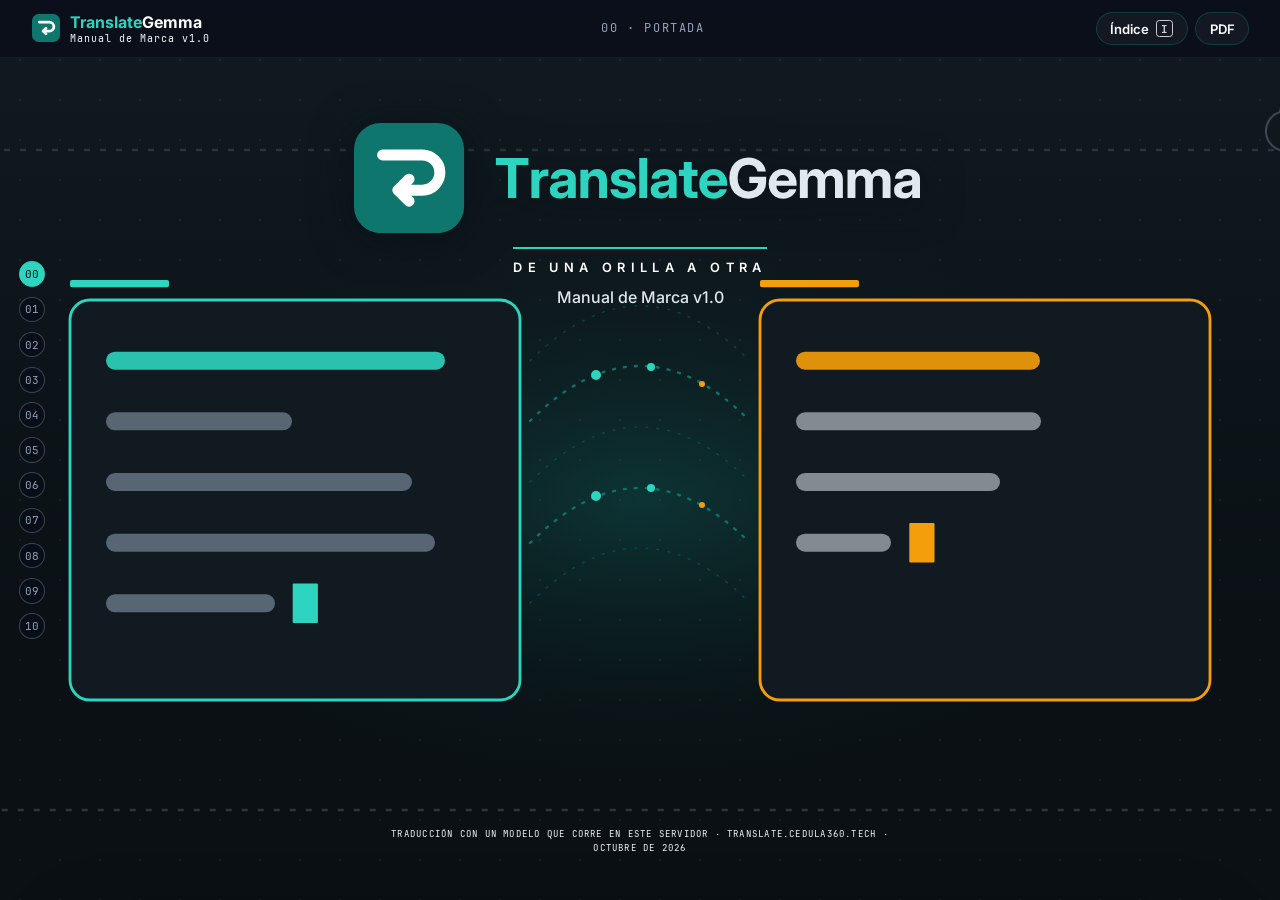
<file: docs/Manual_Marca_TranslateGemma/v1.0/index.html>
<!DOCTYPE html>
<!-- GENERADO por scripts/build_v1.py desde contenido/ + plantillas/ + assets/ — no editar a mano. -->
<html lang="es">
<head>
<meta charset="utf-8">
<meta name="viewport" content="width=device-width, initial-scale=1">
<meta name="color-scheme" content="dark">
<title>TranslateGemma · Manual de Marca v1.0.0</title>
<meta name="description" content="Manual de Marca TranslateGemma v1.0 «De una orilla a otra»: origen, producto, símbolo, color, tipografía, interfaces, aplicaciones, tono, web y gobernanza, con cada afirmación respaldada por su fuente.">
<link rel="icon" href="assets/logos/tg-simbolo.svg" type="image/svg+xml">
<link rel="stylesheet" href="assets/fonts/fonts.css">
<link rel="stylesheet" href="assets/css/tg-v1-base.css">
<link rel="stylesheet" href="assets/css/tg-v1-inmersivo.css">
</head>
<body class="modo-inmersivo">
<a class="saltar" href="#principal">Saltar al contenido</a>

<header class="cab" role="banner">
  <a class="cab-marca" href="#cap-portada" data-ir="cap-portada" aria-label="TranslateGemma, volver a la portada">
    <span class="cab-iso" aria-hidden="true"><svg width="100%" height="100%" focusable="false" aria-hidden="true"  xmlns="http://www.w3.org/2000/svg" viewBox="0 0 100 100"><g><rect width="100" height="100" rx="24" fill="#0F766E"/><path d="M26 29H62A16 16 0 0 1 62 61H40" fill="none" stroke="#FFFFFF" stroke-width="10" stroke-linecap="round" stroke-linejoin="round"/><path d="M50 51L40 61L50 71" fill="none" stroke="#FFFFFF" stroke-width="10" stroke-linecap="round" stroke-linejoin="round"/></g></svg></span>
    <span class="cab-txt"><i>Translate</i>Gemma <small>Manual de Marca v1.0</small></span>
  </a>
  <p class="cab-escena" aria-live="polite"><span data-escena-num>00</span> · <span data-escena-tit>Portada</span></p>
  <nav class="cab-acciones" aria-label="Acciones">
    <button type="button" class="btn-cab" data-abrir-indice aria-haspopup="dialog" aria-controls="indice">Índice <kbd>I</kbd></button>
    <a class="btn-cab" href="impresion.html" target="_blank" rel="noopener">PDF</a>
  </nav>
  <div class="progreso" aria-hidden="true"><span data-progreso></span></div>
</header>

<nav class="rail" aria-label="Capítulos">
  <ol><li><a href="#cap-portada" data-ir="cap-portada"><span class="rail-num">00</span><span class="rail-tit">Portada</span></a></li><li><a href="#cap-origen" data-ir="cap-origen"><span class="rail-num">01</span><span class="rail-tit">Origen</span></a></li><li><a href="#cap-producto" data-ir="cap-producto"><span class="rail-num">02</span><span class="rail-tit">Producto</span></a></li><li><a href="#cap-simbolo" data-ir="cap-simbolo"><span class="rail-num">03</span><span class="rail-tit">Símbolo</span></a></li><li><a href="#cap-color" data-ir="cap-color"><span class="rail-num">04</span><span class="rail-tit">Color</span></a></li><li><a href="#cap-tipografia" data-ir="cap-tipografia"><span class="rail-num">05</span><span class="rail-tit">Tipografía</span></a></li><li><a href="#cap-interfaces" data-ir="cap-interfaces"><span class="rail-num">06</span><span class="rail-tit">Interfaces</span></a></li><li><a href="#cap-aplicaciones" data-ir="cap-aplicaciones"><span class="rail-num">07</span><span class="rail-tit">Aplicaciones</span></a></li><li><a href="#cap-tono" data-ir="cap-tono"><span class="rail-num">08</span><span class="rail-tit">Tono</span></a></li><li><a href="#cap-web" data-ir="cap-web"><span class="rail-num">09</span><span class="rail-tit">Web</span></a></li><li><a href="#cap-gobernanza" data-ir="cap-gobernanza"><span class="rail-num">10</span><span class="rail-tit">Fuentes</span></a></li></ol>
</nav>

<div class="indice-modal" id="indice" role="dialog" aria-modal="true" aria-labelledby="indice-tit" hidden>
  <div class="indice-caja">
    <div class="indice-cab">
      <h2 id="indice-tit">Índice</h2>
      <button type="button" class="btn-cab" data-cerrar-indice aria-label="Cerrar índice">Cerrar <kbd>Esc</kbd></button>
    </div>
    <ol class="indice-lista"><li><a href="#cap-portada" data-ir="cap-portada"><span class="rail-num">00</span><span class="rail-tit">Portada</span></a></li><li><a href="#cap-origen" data-ir="cap-origen"><span class="rail-num">01</span><span class="rail-tit">Origen</span></a></li><li><a href="#cap-producto" data-ir="cap-producto"><span class="rail-num">02</span><span class="rail-tit">Producto</span></a></li><li><a href="#cap-simbolo" data-ir="cap-simbolo"><span class="rail-num">03</span><span class="rail-tit">Símbolo</span></a></li><li><a href="#cap-color" data-ir="cap-color"><span class="rail-num">04</span><span class="rail-tit">Color</span></a></li><li><a href="#cap-tipografia" data-ir="cap-tipografia"><span class="rail-num">05</span><span class="rail-tit">Tipografía</span></a></li><li><a href="#cap-interfaces" data-ir="cap-interfaces"><span class="rail-num">06</span><span class="rail-tit">Interfaces</span></a></li><li><a href="#cap-aplicaciones" data-ir="cap-aplicaciones"><span class="rail-num">07</span><span class="rail-tit">Aplicaciones</span></a></li><li><a href="#cap-tono" data-ir="cap-tono"><span class="rail-num">08</span><span class="rail-tit">Tono</span></a></li><li><a href="#cap-web" data-ir="cap-web"><span class="rail-num">09</span><span class="rail-tit">Web</span></a></li><li><a href="#cap-gobernanza" data-ir="cap-gobernanza"><span class="rail-num">10</span><span class="rail-tit">Fuentes</span></a></li></ol>
    <p class="indice-ayuda muted">Atajos: <kbd>I</kbd> índice · <kbd>J</kbd>/<kbd>K</kbd> capítulo siguiente o anterior · <kbd>Esc</kbd> cerrar. Ninguno actúa con Cmd, Ctrl o Alt.</p>
  </div>
</div>

<div class="viewport" id="k6-viewport">
  <main id="principal" tabindex="-1">
<section class="escena" id="cap-portada" data-escena="00" data-titulo-escena="Portada" aria-label="00 · Portada"><div class="lamina plantilla-portada sup-noche"><div class="portada"><div class="portada-fondo"><div class="grafica-capas"><div class="capa capa-fondo" data-z="0" aria-hidden="true"><svg viewBox="0 0 1600 900" preserveAspectRatio="xMidYMax slice" width="100%" height="100%"><defs><pattern id="p1-p" width="40" height="40" patternUnits="userSpaceOnUse"><circle cx="20" cy="20" r="1.3" fill="#FFFFFF" opacity=".06"/></pattern><linearGradient id="p1-g" x1="0" y1="0" x2="0" y2="1"><stop offset="0" stop-color="#101A20"/><stop offset=".7" stop-color="#0A1014"/><stop offset="1" stop-color="#0A1014"/></linearGradient><radialGradient id="p1-r" cx=".5" cy=".5" r=".5"><stop offset="0" stop-color="#0F766E" stop-opacity=".34"/><stop offset="1" stop-color="#0A1014" stop-opacity="0"/></radialGradient></defs><rect width="1600" height="900" fill="url(#p1-g)"/><rect width="1600" height="900" fill="url(#p1-p)"/><ellipse cx="800" cy="500" rx="640" ry="330" fill="url(#p1-r)"/></svg></div><div class="capa capa-recinto" data-z="1" aria-hidden="true"><svg viewBox="0 0 1600 900" preserveAspectRatio="xMidYMax slice" width="100%" height="100%"><rect x="120" y="150" width="1360" height="660" rx="28" fill="none" stroke="#27373F" stroke-width="2.4" stroke-dasharray="6 10"/><path d="M1440 112 a26 26 0 0 1 48 -10 a20 20 0 0 1 36 14 a18 18 0 0 1 -6 35 h-74 a20 20 0 0 1 -4 -39z" fill="none" stroke="#94A3B8" stroke-width="2" opacity=".35"/><path d="M1476 160 V190" stroke="#94A3B8" stroke-width="2" stroke-dasharray="2 6" opacity=".25"/></svg></div><div class="capa capa-puente" data-z="2" aria-hidden="true"><svg viewBox="0 0 1600 900" preserveAspectRatio="xMidYMax slice" width="100%" height="100%"><path d="M690 361 Q800 251 910 361" fill="none" stroke="#0F766E" stroke-width="1.4" stroke-dasharray="2 9" stroke-linecap="round" opacity="0.45"/><path d="M690 421 Q800 311 910 421" fill="none" stroke="#0F766E" stroke-width="2.4" stroke-dasharray="2 9" stroke-linecap="round" opacity="0.95"/><circle cx="756" cy="375" r="5.0" fill="#2DD4BF"/><circle cx="811" cy="367" r="4.0" fill="#2DD4BF"/><circle cx="862" cy="384" r="3.0" fill="#F59E0B"/><path d="M690 482 Q800 372 910 482" fill="none" stroke="#0F766E" stroke-width="1.4" stroke-dasharray="2 9" stroke-linecap="round" opacity="0.45"/><path d="M690 543 Q800 433 910 543" fill="none" stroke="#0F766E" stroke-width="2.4" stroke-dasharray="2 9" stroke-linecap="round" opacity="0.95"/><circle cx="756" cy="496" r="5.0" fill="#2DD4BF"/><circle cx="811" cy="488" r="4.0" fill="#2DD4BF"/><circle cx="862" cy="505" r="3.0" fill="#F59E0B"/><path d="M690 603 Q800 493 910 603" fill="none" stroke="#0F766E" stroke-width="1.4" stroke-dasharray="2 9" stroke-linecap="round" opacity="0.45"/></svg></div><div class="capa capa-origen" data-z="3" aria-hidden="true"><svg viewBox="0 0 1600 900" preserveAspectRatio="xMidYMax slice" width="100%" height="100%"><rect x="230" y="300" width="450" height="400" rx="20" fill="#101A20" stroke="#2DD4BF" stroke-width="2.8" stroke-opacity="1.0"/><rect x="230" y="280" width="99" height="7.2" rx="2" fill="#2DD4BF"/><rect x="266.0" y="351.7" width="339" height="18.0" rx="9.0" fill="#2DD4BF" opacity="0.9"/><rect x="266.0" y="412.3" width="186" height="18.0" rx="9.0" fill="#94A3B8" opacity="0.55"/><rect x="266.0" y="473.0" width="306" height="18.0" rx="9.0" fill="#94A3B8" opacity="0.55"/><rect x="266.0" y="533.7" width="329" height="18.0" rx="9.0" fill="#94A3B8" opacity="0.55"/><rect x="266.0" y="594.3" width="169" height="18.0" rx="9.0" fill="#94A3B8" opacity="0.55"/><rect x="452.7" y="583.5" width="25.2" height="39.6" rx="1" fill="#2DD4BF"/></svg></div><div class="capa capa-destino" data-z="4" aria-hidden="true"><svg viewBox="0 0 1600 900" preserveAspectRatio="xMidYMax slice" width="100%" height="100%"><rect x="920" y="300" width="450" height="400" rx="20" fill="#101A20" stroke="#F59E0B" stroke-width="2.8" stroke-opacity="1.0"/><rect x="920" y="280" width="99" height="7.2" rx="2" fill="#F59E0B"/><rect x="956.0" y="351.7" width="244" height="18.0" rx="9.0" fill="#F59E0B" opacity="0.9"/><rect x="956.0" y="412.3" width="245" height="18.0" rx="9.0" fill="#E2E8F0" opacity="0.55"/><rect x="956.0" y="473.0" width="204" height="18.0" rx="9.0" fill="#E2E8F0" opacity="0.55"/><rect x="956.0" y="533.7" width="95" height="18.0" rx="9.0" fill="#E2E8F0" opacity="0.55"/><rect x="1069.3" y="522.9" width="25.2" height="39.6" rx="1" fill="#F59E0B"/></svg></div></div></div><div class="portada-texto"><div class="portada-marca"><div class="imago sobre-oscuro" role="img" aria-label="TranslateGemma"><div class="logo imago-svg" data-logo="tg-horizontal-negativo.svg" style="aspect-ratio:519 / 100;"><svg width="100%" height="100%" focusable="false" aria-hidden="true"  xmlns="http://www.w3.org/2000/svg" viewBox="0 0 519 100"><g><rect width="100" height="100" rx="24" fill="#0F766E"/><path d="M26 29H62A16 16 0 0 1 62 61H40" fill="none" stroke="#FFFFFF" stroke-width="10" stroke-linecap="round" stroke-linejoin="round"/><path d="M50 51L40 61L50 71" fill="none" stroke="#FFFFFF" stroke-width="10" stroke-linecap="round" stroke-linejoin="round"/></g><path d="M128.87 38.25V31.81H158.45V38.25H147.42V68.19H139.91V38.25Z M161.19 68.19V42.41H168.12V46.8H168.2Q168.9 44.47 170.41 43.35Q171.93 42.23 174.48 42.23Q175.12 42.23 175.64 42.25Q176.17 42.27 176.6 42.29V48.42Q176.21 48.39 175.32 48.34Q174.43 48.29 173.51 48.29Q172.04 48.29 170.87 48.96Q169.7 49.63 169.04 50.95Q168.37 52.27 168.37 54.22V68.19Z M186.83 68.62Q184.25 68.62 182.25 67.77Q180.25 66.91 179.1 65.2Q177.95 63.49 177.95 60.92Q177.95 58.73 178.76 57.28Q179.57 55.83 180.97 54.94Q182.37 54.06 184.19 53.59Q186.01 53.13 188.02 52.94Q190.38 52.71 191.78 52.49Q193.17 52.27 193.78 51.85Q194.38 51.44 194.38 50.61V50.44Q194.38 49.49 193.88 48.76Q193.37 48.04 192.43 47.63Q191.49 47.22 190.17 47.22Q188.84 47.22 187.83 47.64Q186.82 48.06 186.23 48.81Q185.64 49.57 185.55 50.57H178.78Q178.95 47.9 180.36 45.95Q181.77 44 184.31 42.93Q186.84 41.87 190.38 41.87Q193.02 41.87 195.09 42.47Q197.16 43.07 198.59 44.22Q200.02 45.37 200.75 47.01Q201.49 48.64 201.49 50.71V68.19H194.46V64.55H194.36Q193.69 65.81 192.68 66.72Q191.67 67.64 190.24 68.13Q188.8 68.62 186.83 68.62ZM188.81 63.63Q190.55 63.63 191.81 62.99Q193.08 62.35 193.76 61.26Q194.43 60.16 194.43 58.77V56.18Q194.12 56.34 193.61 56.5Q193.09 56.65 192.41 56.8Q191.73 56.94 190.93 57.08Q190.12 57.22 189.25 57.35Q188.02 57.53 187.02 57.94Q186.02 58.34 185.43 59.02Q184.84 59.69 184.84 60.72Q184.84 61.63 185.33 62.28Q185.83 62.94 186.72 63.28Q187.61 63.63 188.81 63.63Z M212.86 53.87V68.19H205.68V42.41H212.75V49.12H211.53Q212.76 45.69 215.02 43.78Q217.29 41.87 220.8 41.87Q223.56 41.87 225.59 43.05Q227.62 44.24 228.73 46.51Q229.85 48.78 229.85 52.04V68.19H222.67V53.36Q222.67 50.77 221.43 49.42Q220.19 48.07 217.92 48.07Q216.44 48.07 215.29 48.69Q214.15 49.3 213.51 50.58Q212.86 51.86 212.86 53.87Z M244.75 68.81Q241.41 68.81 238.8 67.79Q236.19 66.76 234.62 64.8Q233.05 62.85 232.83 60.09H239.91Q240.1 61.77 241.32 62.72Q242.53 63.67 244.62 63.67Q246.64 63.67 247.78 62.91Q248.92 62.15 248.92 60.95Q248.92 59.94 248.04 59.31Q247.17 58.68 245.58 58.37L241.06 57.5Q237.31 56.76 235.36 54.86Q233.42 52.97 233.42 49.99Q233.42 47.54 234.75 45.71Q236.07 43.88 238.53 42.87Q240.98 41.86 244.34 41.86Q247.68 41.86 250.17 42.93Q252.66 43.99 254.07 45.94Q255.48 47.89 255.56 50.58H248.89Q248.87 49.03 247.66 48.01Q246.46 46.98 244.55 46.98Q242.69 46.98 241.63 47.77Q240.57 48.55 240.57 49.7Q240.57 50.7 241.4 51.34Q242.23 51.98 243.71 52.29L248.59 53.24Q252.5 54.01 254.35 55.73Q256.19 57.45 256.19 60.3Q256.19 62.88 254.74 64.79Q253.29 66.7 250.71 67.76Q248.12 68.81 244.75 68.81Z M266.33 31.81V68.19H259.15V31.81Z M278.42 68.62Q275.84 68.62 273.84 67.77Q271.84 66.91 270.69 65.2Q269.54 63.49 269.54 60.92Q269.54 58.73 270.35 57.28Q271.16 55.83 272.56 54.94Q273.96 54.06 275.78 53.59Q277.6 53.13 279.61 52.94Q281.97 52.71 283.37 52.49Q284.76 52.27 285.37 51.85Q285.97 51.44 285.97 50.61V50.44Q285.97 49.49 285.47 48.76Q284.96 48.04 284.02 47.63Q283.08 47.22 281.76 47.22Q280.43 47.22 279.42 47.64Q278.41 48.06 277.82 48.81Q277.23 49.57 277.14 50.57H270.37Q270.54 47.9 271.95 45.95Q273.36 44 275.9 42.93Q278.43 41.87 281.97 41.87Q284.62 41.87 286.68 42.47Q288.75 43.07 290.18 44.22Q291.61 45.37 292.34 47.01Q293.08 48.64 293.08 50.71V68.19H286.05V64.55H285.95Q285.28 65.81 284.27 66.72Q283.26 67.64 281.83 68.13Q280.39 68.62 278.42 68.62ZM280.4 63.63Q282.14 63.63 283.4 62.99Q284.67 62.35 285.35 61.26Q286.03 60.16 286.03 58.77V56.18Q285.72 56.34 285.2 56.5Q284.68 56.65 284 56.8Q283.32 56.94 282.52 57.08Q281.71 57.22 280.84 57.35Q279.61 57.53 278.61 57.94Q277.61 58.34 277.02 59.02Q276.43 59.69 276.43 60.72Q276.43 61.63 276.92 62.28Q277.42 62.94 278.31 63.28Q279.2 63.63 280.4 63.63Z M312.07 42.41V48.05H295.15V42.41ZM299.61 35.38H306.79V60.22Q306.79 61.53 307.32 62.04Q307.85 62.54 309.31 62.54Q309.92 62.54 310.77 62.54Q311.61 62.54 312.07 62.54V68.19Q311.42 68.19 310.25 68.19Q309.08 68.19 307.89 68.19Q303.62 68.19 301.61 66.52Q299.61 64.86 299.61 61.35Z M326.57 68.77Q322.66 68.77 319.76 67.05Q316.86 65.32 315.26 62.27Q313.67 59.23 313.67 55.32Q313.67 51.38 315.29 48.33Q316.91 45.29 319.76 43.55Q322.62 41.82 326.33 41.82Q329.17 41.82 331.5 42.79Q333.82 43.76 335.5 45.55Q337.19 47.33 338.1 49.78Q339.01 52.23 339.01 55.18V57.11H316.23V52.52H335.54L332.3 53.61Q332.3 51.66 331.59 50.24Q330.88 48.83 329.58 48.06Q328.28 47.3 326.47 47.3Q324.69 47.3 323.39 48.06Q322.09 48.83 321.38 50.24Q320.67 51.66 320.67 53.61V56.75Q320.67 58.74 321.39 60.24Q322.11 61.73 323.47 62.56Q324.84 63.38 326.78 63.38Q328.19 63.38 329.28 62.97Q330.38 62.56 331.11 61.82Q331.85 61.08 332.18 60.09H338.75Q338.28 62.65 336.57 64.6Q334.86 66.56 332.27 67.67Q329.69 68.77 326.57 68.77Z" fill="#2DD4BF"/><path d="M358.27 68.77Q353.11 68.77 349.22 66.43Q345.33 64.08 343.15 59.86Q340.97 55.64 340.97 50.02Q340.97 44.2 343.22 39.99Q345.46 35.77 349.36 33.5Q353.26 31.23 358.16 31.23Q361.29 31.23 364.04 32.14Q366.79 33.06 368.93 34.76Q371.07 36.46 372.44 38.8Q373.81 41.13 374.15 44H366.52Q366.22 42.6 365.53 41.47Q364.84 40.34 363.78 39.53Q362.73 38.73 361.37 38.29Q360.02 37.86 358.38 37.86Q355.33 37.86 353.11 39.34Q350.9 40.83 349.71 43.55Q348.53 46.27 348.53 50.02Q348.53 53.75 349.72 56.47Q350.92 59.18 353.15 60.66Q355.38 62.14 358.46 62.14Q361.01 62.14 362.94 61.17Q364.87 60.2 365.96 58.46Q367.05 56.73 367.05 54.43L368.83 54.57H359.11V48.85H374.4V53.5Q374.4 58.01 372.33 61.45Q370.26 64.89 366.62 66.83Q362.99 68.77 358.27 68.77Z M389.63 68.77Q385.73 68.77 382.83 67.05Q379.92 65.32 378.33 62.27Q376.74 59.23 376.74 55.32Q376.74 51.38 378.36 48.33Q379.98 45.29 382.83 43.55Q385.69 41.82 389.39 41.82Q392.24 41.82 394.56 42.79Q396.89 43.76 398.57 45.55Q400.26 47.33 401.17 49.78Q402.08 52.23 402.08 55.18V57.11H379.3V52.52H398.61L395.36 53.61Q395.36 51.66 394.65 50.24Q393.95 48.83 392.64 48.06Q391.34 47.3 389.54 47.3Q387.76 47.3 386.46 48.06Q385.16 48.83 384.45 50.24Q383.74 51.66 383.74 53.61V56.75Q383.74 58.74 384.46 60.24Q385.17 61.73 386.54 62.56Q387.91 63.38 389.85 63.38Q391.25 63.38 392.35 62.97Q393.44 62.56 394.18 61.82Q394.92 61.08 395.24 60.09H401.82Q401.35 62.65 399.64 64.6Q397.93 66.56 395.34 67.67Q392.76 68.77 389.63 68.77Z M405.05 68.19V42.41H411.97V48.21H411.54Q412.22 46.06 413.46 44.66Q414.7 43.25 416.34 42.56Q417.97 41.87 419.79 41.87Q422.73 41.87 424.91 43.57Q427.09 45.27 427.55 48.21H426.79Q427.27 46.24 428.52 44.82Q429.77 43.4 431.57 42.63Q433.36 41.87 435.47 41.87Q437.95 41.87 439.91 42.94Q441.87 44.02 443 46.08Q444.13 48.15 444.13 51.11V68.19H436.95V52.43Q436.95 50.11 435.69 48.96Q434.43 47.81 432.59 47.81Q431.2 47.81 430.18 48.42Q429.17 49.03 428.61 50.12Q428.05 51.21 428.05 52.65V68.19H421.13V52.23Q421.13 50.21 419.94 49.01Q418.74 47.81 416.84 47.81Q415.57 47.81 414.52 48.41Q413.47 49.01 412.85 50.16Q412.23 51.31 412.23 52.97V68.19Z M448.34 68.19V42.41H455.26V48.21H454.83Q455.51 46.06 456.75 44.66Q457.99 43.25 459.62 42.56Q461.26 41.87 463.07 41.87Q466.02 41.87 468.2 43.57Q470.38 45.27 470.84 48.21H470.08Q470.56 46.24 471.81 44.82Q473.06 43.4 474.86 42.63Q476.65 41.87 478.76 41.87Q481.24 41.87 483.2 42.94Q485.16 44.02 486.29 46.08Q487.42 48.15 487.42 51.11V68.19H480.24V52.43Q480.24 50.11 478.98 48.96Q477.72 47.81 475.87 47.81Q474.49 47.81 473.47 48.42Q472.46 49.03 471.9 50.12Q471.34 51.21 471.34 52.65V68.19H464.42V52.23Q464.42 50.21 463.22 49.01Q462.03 47.81 460.13 47.81Q458.86 47.81 457.81 48.41Q456.76 49.01 456.14 50.16Q455.52 51.31 455.52 52.97V68.19Z M499.51 68.62Q496.94 68.62 494.94 67.77Q492.94 66.91 491.78 65.2Q490.63 63.49 490.63 60.92Q490.63 58.73 491.44 57.28Q492.25 55.83 493.65 54.94Q495.05 54.06 496.87 53.59Q498.69 53.13 500.7 52.94Q503.06 52.71 504.46 52.49Q505.86 52.27 506.46 51.85Q507.07 51.44 507.07 50.61V50.44Q507.07 49.49 506.56 48.76Q506.05 48.04 505.11 47.63Q504.17 47.22 502.86 47.22Q501.52 47.22 500.51 47.64Q499.5 48.06 498.91 48.81Q498.33 49.57 498.23 50.57H491.46Q491.64 47.9 493.04 45.95Q494.45 44 496.99 42.93Q499.53 41.87 503.07 41.87Q505.71 41.87 507.78 42.47Q509.85 43.07 511.27 44.22Q512.7 45.37 513.44 47.01Q514.17 48.64 514.17 50.71V68.19H507.14V64.55H507.05Q506.37 65.81 505.36 66.72Q504.35 67.64 502.92 68.13Q501.49 68.62 499.51 68.62ZM501.5 63.63Q503.23 63.63 504.49 62.99Q505.76 62.35 506.44 61.26Q507.12 60.16 507.12 58.77V56.18Q506.81 56.34 506.29 56.5Q505.78 56.65 505.09 56.8Q504.41 56.94 503.61 57.08Q502.81 57.22 501.93 57.35Q500.71 57.53 499.7 57.94Q498.7 58.34 498.11 59.02Q497.52 59.69 497.52 60.72Q497.52 61.63 498.01 62.28Q498.51 62.94 499.4 63.28Q500.3 63.63 501.5 63.63Z" fill="#E2E8F0"/></svg></div></div></div><p class="portada-lema">De una orilla a otra</p><p class="portada-sub">Manual de Marca v1.0</p><p class="portada-pie">Traducción con un modelo que corre en este servidor · translate.cedula360.tech · Octubre de 2026</p></div></div></div><div class="lamina plantilla-libre sup-claro"><div class="cols" style="--cols:1.2fr 1fr"><div class="col"><p class="eyebrow">Contenido</p><h2 data-revelar>De una orilla a otra, con su fuente</h2><ol class="indice"><li><a href="#cap-origen"><span class="ind-num">01</span><span class="ind-tit">Un traductor que no saca el texto de casa</span><span class="ind-pag">03</span></a></li><li><a href="#cap-producto"><span class="ind-num">02</span><span class="ind-tit">Cinco paradas, del texto al texto</span><span class="ind-pag">06</span></a></li><li><a href="#cap-simbolo"><span class="ind-num">03</span><span class="ind-tit">Una línea que vuelve traducida</span><span class="ind-pag">10</span></a></li><li><a href="#cap-color"><span class="ind-num">04</span><span class="ind-tit">Jade para la marca, agua y ámbar para las orillas</span><span class="ind-pag">17</span></a></li><li><a href="#cap-tipografia"><span class="ind-num">05</span><span class="ind-tit">Una letra para leer en cualquier alfabeto</span><span class="ind-pag">23</span></a></li><li><a href="#cap-interfaces"><span class="ind-num">06</span><span class="ind-tit">La portada, el traductor y la administración</span><span class="ind-pag">26</span></a></li><li><a href="#cap-aplicaciones"><span class="ind-num">07</span><span class="ind-tit">Donde aparece la marca</span><span class="ind-pag">28</span></a></li><li><a href="#cap-tono"><span class="ind-num">08</span><span class="ind-tit">Claro, breve y sin promesas</span><span class="ind-pag">31</span></a></li><li><a href="#cap-web"><span class="ind-num">09</span><span class="ind-tit">Rápida, legible y sin terceros</span><span class="ind-pag">33</span></a></li><li><a href="#cap-gobernanza"><span class="ind-num">10</span><span class="ind-tit">Versiones y fuentes</span><span class="ind-pag">35</span></a></li></ol></div><div class="col"><div class="tarjeta tono-cian card-viva" data-revelar><strong class="tar-tit">Qué es este manual</strong><span class="tar-sub">Versión 1.0 · octubre de 2026</span><p>El primer manual de marca de TranslateGemma UI. Hasta hoy el producto usaba el azul por defecto de su plantilla, un degradado azul→índigo y un icono de catálogo <sup class="cita">[<a href="#fuente-readme-v0">20</a>]</sup>. Esta versión dibuja una identidad propia, la mide y la lleva a la portada, al traductor y a la administración.</p></div><aside class="nota nota-azul" data-revelar><strong class="nota-tit">Una sola fuente</strong><p>Los colores, las fuentes, los logos y las capas de la portada salen de este manual: el build los copia a frontend/public/marca, que sirve la web. Si se cambia allí a mano, el audit lo detecta.</p></aside><aside class="nota nota-verde" data-revelar><strong class="nota-tit">Nada sin fuente</strong><p>Cada afirmación lleva un número entre corchetes que remite a la bibliografía del capítulo 10. Si algo no tiene fuente, no está.</p></aside></div></div></div></section>
<section class="escena" id="cap-origen" data-escena="01" data-titulo-escena="Origen" aria-label="01 · Un traductor que no saca el texto de casa"><div class="lamina plantilla-portadilla sup-noche"><div class="porta"><div class="porta-texto"><p class="porta-num">01</p><p class="eyebrow">Origen</p><h2 class="porta-tit" data-titulo>Un traductor que no saca el texto de casa</h2><p class="porta-lead">TranslateGemma UI es la interfaz web de un modelo de traducción abierto, servido con Ollama en el mismo servidor que la página.</p></div><div class="porta-fig"><div class="escaneo-vivo"><canvas class="escaneo-gl" aria-hidden="true" data-solo-inmersivo></canvas><svg class="escaneo-respaldo" viewBox="0 0 320 200" preserveAspectRatio="xMidYMid slice" width="100%" height="100%" aria-hidden="true"><rect width="320" height="200" fill="#0A1014"/><rect x="10" y="14" width="300" height="172" rx="10" fill="none" stroke="#27373F" stroke-width="1" stroke-dasharray="3 5"/><rect x="22" y="40" width="112" height="120" rx="6" fill="#101A20" stroke="#2DD4BF" stroke-width="1.2" stroke-opacity="1.0"/><rect x="22" y="32" width="25" height="4.0" rx="2" fill="#2DD4BF"/><rect x="31.0" y="59.1" width="49" height="5.4" rx="2.7" fill="#2DD4BF" opacity="0.9"/><rect x="31.0" y="81.0" width="63" height="5.4" rx="2.7" fill="#94A3B8" opacity="0.55"/><rect x="31.0" y="102.8" width="55" height="5.4" rx="2.7" fill="#94A3B8" opacity="0.55"/><rect x="31.0" y="124.7" width="66" height="5.4" rx="2.7" fill="#94A3B8" opacity="0.55"/><rect x="186" y="40" width="112" height="120" rx="6" fill="#101A20" stroke="#F59E0B" stroke-width="1.2" stroke-opacity="1.0"/><rect x="186" y="32" width="25" height="4.0" rx="2" fill="#F59E0B"/><rect x="195.0" y="59.1" width="49" height="5.4" rx="2.7" fill="#F59E0B" opacity="0.9"/><rect x="195.0" y="81.0" width="42" height="5.4" rx="2.7" fill="#E2E8F0" opacity="0.55"/><rect x="195.0" y="102.8" width="34" height="5.4" rx="2.7" fill="#E2E8F0" opacity="0.55"/><rect x="234.1" y="99.6" width="7.6" height="11.9" rx="1" fill="#F59E0B"/><path d="M138 62 Q160 36 182 62" fill="none" stroke="#0F766E" stroke-width="1.4" stroke-dasharray="2 9" stroke-linecap="round" opacity="0.45"/><path d="M138 84 Q160 58 182 84" fill="none" stroke="#0F766E" stroke-width="2.4" stroke-dasharray="2 9" stroke-linecap="round" opacity="0.95"/><circle cx="151" cy="73" r="5.0" fill="#2DD4BF"/><circle cx="162" cy="71" r="4.0" fill="#2DD4BF"/><circle cx="172" cy="75" r="3.0" fill="#F59E0B"/><path d="M138 106 Q160 80 182 106" fill="none" stroke="#0F766E" stroke-width="1.4" stroke-dasharray="2 9" stroke-linecap="round" opacity="0.45"/><path d="M138 127 Q160 101 182 127" fill="none" stroke="#0F766E" stroke-width="1.4" stroke-dasharray="2 9" stroke-linecap="round" opacity="0.45"/></svg></div></div></div></div><div class="lamina plantilla-libre sup-claro"><div class="cols" style="--cols:1fr 1fr"><div class="col"><p class="eyebrow">Qué es</p><h2 data-revelar>Una interfaz para un modelo abierto</h2><p class="" data-revelar>TranslateGemma es una colección de modelos de traducción abiertos de Google DeepMind, construidos sobre Gemma 3 <sup class="cita">[<a href="#fuente-modelo-doc">2</a>]</sup>. Este producto no es ese modelo: es la página que lo pone a trabajar. Escribe el texto, elige los idiomas y recibe la traducción mientras se genera <sup class="cita">[<a href="#fuente-servicio">5</a>]</sup>.</p><p class="" data-revelar>En este servidor hay instalado un solo modelo de traducción: translategemma:latest, de 4,3B parámetros, que además lee imágenes <sup class="cita">[<a href="#fuente-ollama-show">3</a>]</sup>.</p></div><div class="col"><p class="eyebrow">El nombre</p><h2 data-revelar>Un nombre que no es de Google</h2><p class="" data-revelar>TranslateGemma y Gemma son marcas de Google. El producto las usa porque describen el modelo que ejecuta, bajo los términos de uso de Gemma <sup class="cita">[<a href="#fuente-licencia">4</a>]</sup>; no está afiliado a Google ni lo representa.</p><aside class="nota nota-ambar" data-revelar><strong class="nota-tit">Regla de marca</strong><p>La identidad no imita a Google: ni su azul, ni sus cuatro colores, ni su tipografía, ni la forma de sus iconos de traducción. El símbolo y la paleta de esta versión se dibujaron para separarse de ellos.</p></aside></div></div></div><div class="lamina plantilla-libre sup-claro"><p class="eyebrow">Cronología</p><h2 data-revelar>De la primera versión a la marca</h2><div class="crono-scroll" tabindex="0" role="region" aria-label="Cronología de TranslateGemma, desplazable"><div class="crono" style="--n:6;min-width:66em"><div class="cr-hito"><span class="cr-fecha">18-01-2026</span><span class="cr-acto">Primera versión</span><p>Una interfaz para el modelo de traducción abierto de Google, servida con Ollama. <sup class="cita">[<a href="#fuente-git-inicio">16</a>]</sup></p></div><div class="cr-hito"><span class="cr-fecha">16-05-2026</span><span class="cr-acto">Alianza</span><p>«Continuar con Cédula 360», con su segundo factor, y roles. <sup class="cita">[<a href="#fuente-git-alianza">17</a>]</sup></p></div><div class="cr-hito"><span class="cr-fecha">17-05-2026</span><span class="cr-acto">Portada</span><p>La herramienta pasa a /traducir y la raíz presenta el proyecto. <sup class="cita">[<a href="#fuente-git-landing">18</a>]</sup></p></div><div class="cr-hito"><span class="cr-fecha">28-05-2026</span><span class="cr-acto">Build y reinicio, juntos</span><p>Un build sin reinicio servía piezas huérfanas. <sup class="cita">[<a href="#fuente-chunk">15</a>]</sup></p></div><div class="cr-hito"><span class="cr-fecha">09-08-2026</span><span class="cr-acto">Despliegue reparado</span><p>El webhook llevaba tiempo rechazando a GitHub. <sup class="cita">[<a href="#fuente-webhook">14</a>]</sup></p></div><div class="cr-hito creacion"><span class="cr-fecha">11-10-2026</span><span class="cr-acto">Marca v1.0</span><p>Identidad propia, proxy cerrado a los modelos locales y la traducción de nuevo en marcha. <sup class="cita">[<a href="#fuente-medicion">19</a>]</sup></p></div></div></div><p class="crono-ley"><span><i style="background:var(--tg-agua)"></i>Hito de marca</span><span><i style="background:var(--tg-tinta)"></i>Hito de producto</span></p><aside class="nota nota-verde" data-revelar><strong class="nota-tit">Lo que cambió el 11 de octubre</strong><p>El proxy de traducción apuntaba al Ollama público del servidor, que exige token desde el pentest del 10-oct: toda traducción respondía 401 <sup class="cita">[<a href="#fuente-medicion">19</a>, <a href="#fuente-pentest">21</a>]</sup>. Al pasarlo al Ollama local se cerró a los modelos de traducción, porque el mismo daemon tiene registrados los modelos de pago de la nube <sup class="cita">[<a href="#fuente-proxy">6</a>]</sup>.</p></aside></div></section>
<section class="escena" id="cap-producto" data-escena="02" data-titulo-escena="Producto" aria-label="02 · Cinco paradas, del texto al texto"><div class="lamina plantilla-portadilla sup-noche"><div class="porta"><div class="porta-texto"><p class="porta-num">02</p><p class="eyebrow">Producto</p><h2 class="porta-tit" data-titulo>Cinco paradas, del texto al texto</h2><p class="porta-lead">Lo que hace el producto, comprobado contra el código: idiomas, modelo, límites y vistas.</p></div><div class="porta-fig"><figure class="fig-logo fondo-oscuro"><div class="logo logo-fig" data-logo="tg-simbolo.svg" style="aspect-ratio:100 / 100;"><svg width="100%" height="100%" focusable="false" aria-hidden="true"  xmlns="http://www.w3.org/2000/svg" viewBox="0 0 100 100"><g><rect width="100" height="100" rx="24" fill="#0F766E"/><path d="M26 29H62A16 16 0 0 1 62 61H40" fill="none" stroke="#FFFFFF" stroke-width="10" stroke-linecap="round" stroke-linejoin="round"/><path d="M50 51L40 61L50 71" fill="none" stroke="#FFFFFF" stroke-width="10" stroke-linecap="round" stroke-linejoin="round"/></g></svg></div></figure></div></div></div><div class="lamina plantilla-libre sup-claro"><p class="eyebrow">Cómo funciona</p><h2 data-revelar>Del texto de origen al de destino</h2><div class="suite"><div class="suite-mod"><span class="suite-ico"><svg class="ico" viewBox="0 0 24 24" aria-hidden="true" focusable="false"><path d="M14 3H6a2 2 0 0 0-2 2v14a2 2 0 0 0 2 2h12a2 2 0 0 0 2-2V9z"/><path d="M14 3v6h6M8 13h8M8 17h5"/></svg></span><strong>Escriba o pegue</strong><p>El texto de origen va en un panel; el resultado aparece en el de al lado. <sup class="cita">[<a href="#fuente-panel">8</a>]</sup></p></div><div class="suite-mod"><span class="suite-ico"><svg class="ico" viewBox="0 0 24 24" aria-hidden="true" focusable="false"><circle cx="12" cy="12" r="9"/><path d="M3 12h18M12 3c-3 3-3 15 0 18M12 3c3 3 3 15 0 18"/></svg></span><strong>Elija la pareja</strong><p>53 idiomas en el selector, con búsqueda por nombre o código, y un botón para intercambiar origen y destino. <sup class="cita">[<a href="#fuente-lenguas">1</a>, <a href="#fuente-panel">8</a>]</sup></p></div><div class="suite-mod"><span class="suite-ico"><svg class="ico" viewBox="0 0 24 24" aria-hidden="true" focusable="false"><path d="M4 8h13l-3-3M20 16H7l3 3"/></svg></span><strong>Traduzca en directo</strong><p>El resultado se escribe a medida que el modelo lo genera. Ctrl/Cmd + Enter lanza la traducción. <sup class="cita">[<a href="#fuente-servicio">5</a>, <a href="#fuente-panel">8</a>]</sup></p></div><div class="suite-mod"><span class="suite-ico"><svg class="ico" viewBox="0 0 24 24" aria-hidden="true" focusable="false"><rect x="3" y="4" width="18" height="16" rx="2"/><circle cx="9" cy="10" r="2"/><path d="m21 16-5-5-9 9"/></svg></span><strong>Traduzca una imagen</strong><p>El modelo instalado lee imágenes: el texto de una foto se traduce sin otro programa. <sup class="cita">[<a href="#fuente-imagen">9</a>, <a href="#fuente-ollama-show">3</a>]</sup></p></div><div class="suite-mod"><span class="suite-ico"><svg class="ico" viewBox="0 0 24 24" aria-hidden="true" focusable="false"><rect x="5" y="11" width="14" height="10" rx="2"/><path d="M8 11V7a4 4 0 0 1 8 0v4"/></svg></span><strong>En este servidor</strong><p>El texto llega a este servidor y lo traduce un modelo local; el proxy solo admite modelos locales, así que no sale hacia ningún proveedor de IA. <sup class="cita">[<a href="#fuente-proxy">6</a>]</sup></p></div></div><p class="eyebrow">Idiomas</p><h2 data-revelar>53 idiomas en el selector</h2><div class="capas-op"><div class="capa-op" style="--capa:#0F766E"><span class="capa-letra ext">10</span><div><strong>Lenguas de mayor alcance</strong><p class="mono small">en · es · fr · de · pt · it · nl · ru · pl · uk</p><p>Inglés, español, francés, alemán, portugués, italiano, neerlandés, ruso, polaco y ucraniano. <sup class="cita">[<a href="#fuente-lenguas">1</a>]</sup></p></div></div><div class="capa-op" style="--capa:#2DD4BF"><span class="capa-letra ext">14</span><div><strong>Asia</strong><p class="mono small">zh-Hans · zh-Hant · ja · ko · vi · th · id · ms · fil · hi · bn · ta · te · ur</p><p>Chino simplificado y tradicional, japonés, coreano y diez lenguas del sur y el sudeste asiático. <sup class="cita">[<a href="#fuente-lenguas">1</a>]</sup></p></div></div><div class="capa-op" style="--capa:#F59E0B"><span class="capa-letra ext">4</span><div><strong>Oriente Medio</strong><p class="mono small">ar · he · tr · fa</p><p>Árabe, hebreo, turco y persa: tres de ellas se escriben de derecha a izquierda. <sup class="cita">[<a href="#fuente-lenguas">1</a>]</sup></p></div></div><div class="capa-op" style="--capa:#115E59"><span class="capa-letra ext">8</span><div><strong>Europa</strong><p class="mono small">el · cs · ro · hu · sv · da · fi · no</p><p>Griego, checo, rumano, húngaro y las lenguas nórdicas. <sup class="cita">[<a href="#fuente-lenguas">1</a>]</sup></p></div></div><div class="capa-op" style="--capa:#B45309"><span class="capa-letra ext">2</span><div><strong>África</strong><p class="mono small">sw · am</p><p>Suajili y amárico. <sup class="cita">[<a href="#fuente-lenguas">1</a>]</sup></p></div></div><div class="capa-op" style="--capa:#475569"><span class="capa-letra ext">15</span><div><strong>Otras lenguas de Europa</strong><p class="mono small">bg · hr · sr · sk · sl · et · lv · lt · ca · gl · eu · cy · ga · is · mt</p><p>Desde el búlgaro y las bálticas hasta el catalán, el gallego, el euskera, el galés, el irlandés, el islandés y el maltés. <sup class="cita">[<a href="#fuente-lenguas">1</a>]</sup></p></div></div></div><aside class="nota nota-ambar" data-revelar><strong class="nota-tit">53, no 55</strong><p>La documentación del modelo declara 55 idiomas <sup class="cita">[<a href="#fuente-modelo-doc">2</a>]</sup>; el selector ofrece 53 <sup class="cita">[<a href="#fuente-lenguas">1</a>]</sup>. La marca dice 53, que es lo que el usuario puede elegir.</p></aside></div><div class="lamina plantilla-libre sup-claro"><div class="cols" style="--cols:1fr 1fr"><div class="col"><p class="eyebrow">Límites</p><h2 data-revelar>Lo que el servicio no deja hacer</h2><div class="conceptos-op"><div class="concepto-op"><span class="sev-demo" style="background:#0F766E;color:#FFFFFF">LOCAL</span><p>Solo modelos locales de traducción (translategemma y gemma3); un id de la nube recibe 403. <sup class="cita">[<a href="#fuente-proxy">6</a>]</sup></p></div><div class="concepto-op"><span class="sev-demo" style="background:#18262E;color:#E2E8F0">8 MB</span><p>Tamaño máximo de una petición: el texto y, si la hay, una imagen. <sup class="cita">[<a href="#fuente-proxy">6</a>]</sup></p></div><div class="concepto-op"><span class="sev-demo" style="background:#F59E0B;color:#0A1014">30/min</span><p>Traducciones por minuto desde una misma IP; la siguiente recibe 429 y un aviso. <sup class="cita">[<a href="#fuente-proxy">6</a>]</sup></p></div></div><p class="eyebrow">Petición</p><h3 data-revelar>Lo que el navegador envía al modelo</h3><p class="campos mono" data-revelar>model · messages · stream</p></div><div class="col"><p class="eyebrow">Vistas</p><h2 data-revelar>Tres rutas y un acceso aliado</h2><div class="modulos-op dos"><div class="mod-op"><strong><svg class="ico" viewBox="0 0 24 24" aria-hidden="true" focusable="false"><circle cx="12" cy="12" r="9"/><path d="M3 12h18M12 3c-3 3-3 15 0 18M12 3c3 3 3 15 0 18"/></svg> Portada</strong><span class="mono">/</span><p>Qué es, cómo funciona y qué no hace, con el recorrido por las cinco paradas. <sup class="cita">[<a href="#fuente-git-landing">18</a>]</sup></p></div><div class="mod-op"><strong><svg class="ico" viewBox="0 0 24 24" aria-hidden="true" focusable="false"><path d="M4 8h13l-3-3M20 16H7l3 3"/></svg> Traductor</strong><span class="mono">/traducir</span><p>Texto e imagen, sin cuenta; con sesión, el historial. <sup class="cita">[<a href="#fuente-panel">8</a>, <a href="#fuente-historial">10</a>]</sup></p></div><div class="mod-op"><strong><svg class="ico" viewBox="0 0 24 24" aria-hidden="true" focusable="false"><path d="M12 22s8-4 8-10V5l-8-3-8 3v7c0 6 8 10 8 10z"/><path d="m9 12 2 2 4-4"/></svg> Administración</strong><span class="mono">/admin</span><p>Perfil y, para el rol admin, la lista de usuarios. <sup class="cita">[<a href="#fuente-admin">11</a>]</sup></p></div><div class="mod-op"><strong><svg class="ico" viewBox="0 0 24 24" aria-hidden="true" focusable="false"><circle cx="8" cy="15" r="4"/><path d="m11 12 9-9M17 6l3 3M15 8l2 2"/></svg> Acceso aliado</strong><span class="mono">Cédula 360</span><p>Entrar con la cuenta de Cédula 360 y su segundo factor. <sup class="cita">[<a href="#fuente-alianza">12</a>]</sup></p></div></div></div></div></div><div class="lamina plantilla-libre sup-claro"><div class="cols" style="--cols:1fr 1fr"><div class="col"><p class="eyebrow">Lo que no promete</p><h2 data-revelar>Lo que la marca no dice</h2><ul class="lista " data-revelar><li>No dice «100 % local» ni «sin internet»: es un servicio web; el texto viaja cifrado hasta este servidor <sup class="cita">[<a href="#fuente-readme-v0">20</a>]</sup>.</li><li>No ofrece elegir entre 4B, 12B y 27B: hay un solo modelo instalado <sup class="cita">[<a href="#fuente-ollama-show">3</a>]</sup>.</li><li>No dice «55 idiomas»: el selector tiene 53 <sup class="cita">[<a href="#fuente-lenguas">1</a>]</sup>.</li><li>No da cifras de calidad: la traducción es un borrador que conviene revisar.</li></ul></div><div class="col"><p class="eyebrow">Lo que sí garantiza el código</p><h2 data-revelar>Comprobado en cada build</h2><table class="tabla compacta" data-revelar><thead><tr><th>Afirmación</th><th>Dónde se comprueba</th></tr></thead><tbody><tr><td>53 idiomas</td><td>languages.ts <sup class="cita">[<a href="#fuente-lenguas">1</a>]</sup></td></tr><tr><td>Modelo por defecto translategemma:latest</td><td>services/ollama.ts <sup class="cita">[<a href="#fuente-servicio">5</a>]</sup></td></tr><tr><td>Solo modelos locales</td><td>proxy /ollama <sup class="cita">[<a href="#fuente-proxy">6</a>]</sup></td></tr><tr><td>8 MB y 30 por minuto</td><td>proxy /ollama <sup class="cita">[<a href="#fuente-proxy">6</a>]</sup></td></tr><tr><td>Ctrl/Cmd + Enter</td><td>TranslationPanel.tsx <sup class="cita">[<a href="#fuente-panel">8</a>]</sup></td></tr></tbody></table></div></div></div></section>
<section class="escena" id="cap-simbolo" data-escena="03" data-titulo-escena="Símbolo" aria-label="03 · Una línea que vuelve traducida"><div class="lamina plantilla-portadilla sup-noche"><div class="porta"><div class="porta-texto"><p class="porta-num">03</p><p class="eyebrow">Símbolo</p><h2 class="porta-tit" data-titulo>Una línea que vuelve traducida</h2><p class="porta-lead">Un cuadrado Jade con un solo trazo blanco: la línea de origen gira y vuelve como línea de destino.</p></div><div class="porta-fig"><figure class="fig-logo fondo-oscuro"><div class="logo logo-fig" data-logo="tg-simbolo.svg" style="aspect-ratio:100 / 100;"><svg width="100%" height="100%" focusable="false" aria-hidden="true"  xmlns="http://www.w3.org/2000/svg" viewBox="0 0 100 100"><g><rect width="100" height="100" rx="24" fill="#0F766E"/><path d="M26 29H62A16 16 0 0 1 62 61H40" fill="none" stroke="#FFFFFF" stroke-width="10" stroke-linecap="round" stroke-linejoin="round"/><path d="M50 51L40 61L50 71" fill="none" stroke="#FFFFFF" stroke-width="10" stroke-linecap="round" stroke-linejoin="round"/></g></svg></div></figure></div></div></div><div class="lamina plantilla-libre sup-claro"><p class="eyebrow">Anatomía</p><h2 data-revelar>Cuatro piezas</h2><div class="anatomia"><div class="anat-fig"><div class="imago vertical" role="img" aria-label="TranslateGemma"><div class="logo imago-svg" data-logo="tg-vertical.svg" style="aspect-ratio:396 / 178;"><svg width="100%" height="100%" focusable="false" aria-hidden="true"  xmlns="http://www.w3.org/2000/svg" viewBox="0 0 396 178"><g transform="translate(148 0) scale(1)"><rect width="100" height="100" rx="24" fill="#0F766E"/><path d="M26 29H62A16 16 0 0 1 62 61H40" fill="none" stroke="#FFFFFF" stroke-width="10" stroke-linecap="round" stroke-linejoin="round"/><path d="M50 51L40 61L50 71" fill="none" stroke="#FFFFFF" stroke-width="10" stroke-linecap="round" stroke-linejoin="round"/></g><path d="M5.07 132.44V126H34.65V132.44H23.63V162.38H16.12V132.44Z M37.39 162.38V136.6H44.33V140.99H44.4Q45.11 138.66 46.62 137.54Q48.13 136.42 50.68 136.42Q51.32 136.42 51.85 136.44Q52.38 136.46 52.81 136.48V142.61Q52.42 142.58 51.52 142.53Q50.63 142.48 49.71 142.48Q48.25 142.48 47.08 143.15Q45.91 143.82 45.24 145.14Q44.58 146.46 44.58 148.41V162.38Z M63.03 162.81Q60.46 162.81 58.46 161.95Q56.46 161.1 55.31 159.39Q54.16 157.68 54.16 155.11Q54.16 152.92 54.96 151.47Q55.77 150.02 57.17 149.13Q58.57 148.24 60.39 147.78Q62.22 147.32 64.22 147.13Q66.58 146.89 67.98 146.68Q69.38 146.46 69.98 146.04Q70.59 145.63 70.59 144.79V144.63Q70.59 143.68 70.08 142.95Q69.57 142.23 68.63 141.82Q67.7 141.4 66.38 141.4Q65.04 141.4 64.03 141.82Q63.02 142.24 62.44 143Q61.85 143.75 61.75 144.76H54.98Q55.16 142.09 56.57 140.14Q57.97 138.19 60.51 137.12Q63.05 136.05 66.59 136.05Q69.23 136.05 71.3 136.66Q73.37 137.26 74.79 138.41Q76.22 139.56 76.96 141.2Q77.69 142.83 77.69 144.89V162.38H70.67V158.74H70.57Q69.89 160 68.88 160.91Q67.88 161.83 66.44 162.32Q65.01 162.81 63.03 162.81ZM65.02 157.82Q66.75 157.82 68.02 157.18Q69.28 156.54 69.96 155.44Q70.64 154.35 70.64 152.95V150.36Q70.33 150.53 69.81 150.69Q69.3 150.84 68.62 150.99Q67.93 151.13 67.13 151.27Q66.33 151.41 65.45 151.54Q64.23 151.72 63.23 152.12Q62.23 152.53 61.63 153.2Q61.04 153.88 61.04 154.91Q61.04 155.82 61.54 156.47Q62.03 157.13 62.92 157.47Q63.82 157.82 65.02 157.82Z M89.07 148.05V162.38H81.88V136.6H88.95V143.31H87.73Q88.96 139.88 91.23 137.97Q93.49 136.05 97 136.05Q99.76 136.05 101.79 137.24Q103.82 138.43 104.94 140.7Q106.05 142.97 106.05 146.23V162.38H98.87V147.55Q98.87 144.96 97.63 143.61Q96.4 142.26 94.13 142.26Q92.64 142.26 91.5 142.87Q90.36 143.49 89.71 144.77Q89.07 146.05 89.07 148.05Z M120.95 163Q117.62 163 115.01 161.97Q112.4 160.95 110.83 158.99Q109.26 157.03 109.03 154.28H116.12Q116.31 155.96 117.52 156.91Q118.74 157.86 120.83 157.86Q122.84 157.86 123.98 157.1Q125.13 156.33 125.13 155.14Q125.13 154.12 124.25 153.5Q123.37 152.87 121.78 152.56L117.27 151.68Q113.52 150.95 111.57 149.05Q109.62 147.15 109.62 144.18Q109.62 141.73 110.95 139.9Q112.28 138.07 114.73 137.06Q117.19 136.05 120.54 136.05Q123.88 136.05 126.38 137.12Q128.87 138.18 130.28 140.13Q131.69 142.08 131.76 144.77H125.1Q125.07 143.22 123.87 142.2Q122.66 141.17 120.75 141.17Q118.9 141.17 117.84 141.95Q116.78 142.74 116.78 143.89Q116.78 144.89 117.61 145.53Q118.44 146.17 119.91 146.48L124.8 147.43Q128.71 148.2 130.55 149.92Q132.4 151.64 132.4 154.49Q132.4 157.07 130.95 158.98Q129.49 160.89 126.91 161.95Q124.33 163 120.95 163Z M142.54 126V162.38H135.36V126Z M154.62 162.81Q152.05 162.81 150.05 161.95Q148.05 161.1 146.9 159.39Q145.75 157.68 145.75 155.11Q145.75 152.92 146.55 151.47Q147.36 150.02 148.76 149.13Q150.16 148.24 151.98 147.78Q153.81 147.32 155.82 147.13Q158.18 146.89 159.57 146.68Q160.97 146.46 161.57 146.04Q162.18 145.63 162.18 144.79V144.63Q162.18 143.68 161.67 142.95Q161.16 142.23 160.23 141.82Q159.29 141.4 157.97 141.4Q156.63 141.4 155.62 141.82Q154.61 142.24 154.03 143Q153.44 143.75 153.34 144.76H146.57Q146.75 142.09 148.16 140.14Q149.57 138.19 152.1 137.12Q154.64 136.05 158.18 136.05Q160.82 136.05 162.89 136.66Q164.96 137.26 166.39 138.41Q167.81 139.56 168.55 141.2Q169.28 142.83 169.28 144.89V162.38H162.26V158.74H162.16Q161.48 160 160.48 160.91Q159.47 161.83 158.03 162.32Q156.6 162.81 154.62 162.81ZM156.61 157.82Q158.34 157.82 159.61 157.18Q160.87 156.54 161.55 155.44Q162.23 154.35 162.23 152.95V150.36Q161.92 150.53 161.4 150.69Q160.89 150.84 160.21 150.99Q159.52 151.13 158.72 151.27Q157.92 151.41 157.04 151.54Q155.82 151.72 154.82 152.12Q153.82 152.53 153.22 153.2Q152.63 153.88 152.63 154.91Q152.63 155.82 153.13 156.47Q153.62 157.13 154.51 157.47Q155.41 157.82 156.61 157.82Z M188.27 136.6V142.24H171.36V136.6ZM175.81 129.56H183V154.41Q183 155.72 183.53 156.22Q184.06 156.73 185.51 156.73Q186.13 156.73 186.97 156.73Q187.82 156.73 188.27 156.73V162.38Q187.63 162.38 186.45 162.38Q185.28 162.38 184.09 162.38Q179.82 162.38 177.82 160.71Q175.81 159.05 175.81 155.54Z M202.77 162.96Q198.87 162.96 195.96 161.24Q193.06 159.51 191.47 156.46Q189.87 153.42 189.87 149.51Q189.87 145.56 191.49 142.52Q193.11 139.47 195.97 137.74Q198.82 136.01 202.53 136.01Q205.37 136.01 207.7 136.98Q210.03 137.95 211.71 139.74Q213.39 141.52 214.3 143.97Q215.21 146.41 215.21 149.36V151.3H192.44V146.71H211.75L208.5 147.8Q208.5 145.85 207.79 144.43Q207.08 143.02 205.78 142.25Q204.48 141.49 202.68 141.49Q200.9 141.49 199.59 142.25Q198.29 143.02 197.58 144.43Q196.87 145.85 196.87 147.8V150.94Q196.87 152.93 197.59 154.42Q198.31 155.92 199.68 156.74Q201.05 157.57 202.98 157.57Q204.39 157.57 205.49 157.16Q206.58 156.75 207.32 156.01Q208.06 155.27 208.38 154.28H214.96Q214.48 156.84 212.77 158.79Q211.06 160.74 208.48 161.85Q205.9 162.96 202.77 162.96Z" fill="#115E59"/><path d="M234.47 162.96Q229.32 162.96 225.43 160.62Q221.53 158.27 219.35 154.05Q217.17 149.83 217.17 144.21Q217.17 138.39 219.42 134.18Q221.67 129.96 225.57 127.69Q229.46 125.41 234.36 125.41Q237.49 125.41 240.24 126.33Q242.99 127.25 245.13 128.95Q247.27 130.65 248.64 132.99Q250.01 135.32 250.36 138.19H242.72Q242.43 136.79 241.73 135.66Q241.04 134.53 239.99 133.72Q238.93 132.91 237.58 132.48Q236.22 132.05 234.59 132.05Q231.53 132.05 229.32 133.53Q227.11 135.02 225.92 137.74Q224.73 140.46 224.73 144.21Q224.73 147.94 225.93 150.66Q227.12 153.37 229.35 154.85Q231.58 156.33 234.67 156.33Q237.22 156.33 239.15 155.36Q241.08 154.39 242.17 152.65Q243.25 150.91 243.25 148.61L245.04 148.75H235.31V143.04H250.6V147.68Q250.6 152.2 248.53 155.64Q246.46 159.08 242.83 161.02Q239.2 162.96 234.47 162.96Z M265.84 162.96Q261.94 162.96 259.03 161.24Q256.13 159.51 254.53 156.46Q252.94 153.42 252.94 149.51Q252.94 145.56 254.56 142.52Q256.18 139.47 259.04 137.74Q261.89 136.01 265.6 136.01Q268.44 136.01 270.77 136.98Q273.09 137.95 274.78 139.74Q276.46 141.52 277.37 143.97Q278.28 146.41 278.28 149.36V151.3H255.51V146.71H274.81L271.57 147.8Q271.57 145.85 270.86 144.43Q270.15 143.02 268.85 142.25Q267.55 141.49 265.74 141.49Q263.96 141.49 262.66 142.25Q261.36 143.02 260.65 144.43Q259.94 145.85 259.94 147.8V150.94Q259.94 152.93 260.66 154.42Q261.38 155.92 262.75 156.74Q264.12 157.57 266.05 157.57Q267.46 157.57 268.55 157.16Q269.65 156.75 270.39 156.01Q271.12 155.27 271.45 154.28H278.03Q277.55 156.84 275.84 158.79Q274.13 160.74 271.55 161.85Q268.96 162.96 265.84 162.96Z M281.25 162.38V136.6H288.18V142.4H287.74Q288.42 140.25 289.66 138.85Q290.9 137.44 292.54 136.75Q294.18 136.05 295.99 136.05Q298.94 136.05 301.12 137.76Q303.29 139.46 303.75 142.4H302.99Q303.47 140.43 304.72 139.01Q305.97 137.59 307.77 136.82Q309.57 136.05 311.67 136.05Q314.15 136.05 316.11 137.13Q318.08 138.21 319.21 140.27Q320.34 142.33 320.34 145.3V162.38H313.15V146.62Q313.15 144.3 311.89 143.15Q310.63 142 308.79 142Q307.4 142 306.39 142.61Q305.37 143.22 304.81 144.31Q304.25 145.4 304.25 146.84V162.38H297.33V146.41Q297.33 144.4 296.14 143.2Q294.95 142 293.04 142Q291.77 142 290.73 142.6Q289.68 143.2 289.05 144.35Q288.43 145.5 288.43 147.16V162.38Z M324.54 162.38V136.6H331.47V142.4H331.03Q331.71 140.25 332.95 138.85Q334.19 137.44 335.83 136.75Q337.47 136.05 339.28 136.05Q342.23 136.05 344.41 137.76Q346.58 139.46 347.04 142.4H346.28Q346.76 140.43 348.01 139.01Q349.26 137.59 351.06 136.82Q352.86 136.05 354.96 136.05Q357.44 136.05 359.4 137.13Q361.37 138.21 362.5 140.27Q363.63 142.33 363.63 145.3V162.38H356.44V146.62Q356.44 144.3 355.18 143.15Q353.92 142 352.08 142Q350.69 142 349.68 142.61Q348.66 143.22 348.1 144.31Q347.54 145.4 347.54 146.84V162.38H340.62V146.41Q340.62 144.4 339.43 143.2Q338.24 142 336.33 142Q335.06 142 334.01 142.6Q332.97 143.2 332.34 144.35Q331.72 145.5 331.72 147.16V162.38Z M375.72 162.81Q373.14 162.81 371.14 161.95Q369.14 161.1 367.99 159.39Q366.84 157.68 366.84 155.11Q366.84 152.92 367.65 151.47Q368.45 150.02 369.85 149.13Q371.25 148.24 373.08 147.78Q374.9 147.32 376.91 147.13Q379.27 146.89 380.66 146.68Q382.06 146.46 382.67 146.04Q383.27 145.63 383.27 144.79V144.63Q383.27 143.68 382.76 142.95Q382.26 142.23 381.32 141.82Q380.38 141.4 379.06 141.4Q377.73 141.4 376.72 141.82Q375.71 142.24 375.12 143Q374.53 143.75 374.43 144.76H367.67Q367.84 142.09 369.25 140.14Q370.66 138.19 373.19 137.12Q375.73 136.05 379.27 136.05Q381.91 136.05 383.98 136.66Q386.05 137.26 387.48 138.41Q388.9 139.56 389.64 141.2Q390.38 142.83 390.38 144.89V162.38H383.35V158.74H383.25Q382.58 160 381.57 160.91Q380.56 161.83 379.13 162.32Q377.69 162.81 375.72 162.81ZM377.7 157.82Q379.44 157.82 380.7 157.18Q381.96 156.54 382.64 155.44Q383.32 154.35 383.32 152.95V150.36Q383.01 150.53 382.5 150.69Q381.98 150.84 381.3 150.99Q380.62 151.13 379.81 151.27Q379.01 151.41 378.14 151.54Q376.91 151.72 375.91 152.12Q374.91 152.53 374.32 153.2Q373.72 153.88 373.72 154.91Q373.72 155.82 374.22 156.47Q374.71 157.13 375.61 157.47Q376.5 157.82 377.7 157.82Z" fill="#0F172A"/></svg></div></div></div><ol class="anat-lista"><li><span class="anat-n">1</span><div><strong>El cuadrado · Jade</strong><p>100 u con radio 24. Es el favicon y el icono de la aplicación.</p></div></li><li><span class="anat-n">2</span><div><strong>La línea de origen</strong><p>Arriba, de izquierda a derecha: el texto que entra.</p></div></li><li><span class="anat-n">3</span><div><strong>El retorno y la flecha</strong><p>La línea gira y vuelve como línea de destino; la flecha marca el sentido.</p></div></li><li><span class="anat-n">4</span><div><strong>TranslateGemma · el nombre</strong><p>Una palabra en Inter 700, con «Translate» en Jade: el énfasis va en la acción, no en la marca del modelo.</p></div></li></ol></div><aside class="nota nota-ambar" data-revelar><strong class="nota-tit">Por qué no un globo ni un par de letras</strong><p>Son los iconos de catálogo de cualquier traductor y el de Google Translate es justamente un par de cuadros con letras. El retorno dice lo que hace este producto sin parecerse a ninguno.</p></aside></div><div class="lamina plantilla-libre sup-claro"><p class="eyebrow">Construcción</p><h2 data-revelar>Retícula de 5 unidades</h2><div class="cols" style="--cols:1fr 1fr"><div class="col"><figure class="construccion"><svg viewBox="-3 -3 106 106" width="100%" height="100%" aria-hidden="true"><path d="M0 0 V100 M0 0 H100" stroke="#94A3B8" stroke-width=".2" opacity=".7"/><path d="M5 0 V100 M0 5 H100" stroke="#94A3B8" stroke-width=".2" opacity=".7"/><path d="M10 0 V100 M0 10 H100" stroke="#94A3B8" stroke-width=".2" opacity=".7"/><path d="M15 0 V100 M0 15 H100" stroke="#94A3B8" stroke-width=".2" opacity=".7"/><path d="M20 0 V100 M0 20 H100" stroke="#94A3B8" stroke-width=".2" opacity=".7"/><path d="M25 0 V100 M0 25 H100" stroke="#94A3B8" stroke-width=".2" opacity=".7"/><path d="M30 0 V100 M0 30 H100" stroke="#94A3B8" stroke-width=".2" opacity=".7"/><path d="M35 0 V100 M0 35 H100" stroke="#94A3B8" stroke-width=".2" opacity=".7"/><path d="M40 0 V100 M0 40 H100" stroke="#94A3B8" stroke-width=".2" opacity=".7"/><path d="M45 0 V100 M0 45 H100" stroke="#94A3B8" stroke-width=".2" opacity=".7"/><path d="M50 0 V100 M0 50 H100" stroke="#94A3B8" stroke-width=".2" opacity=".7"/><path d="M55 0 V100 M0 55 H100" stroke="#94A3B8" stroke-width=".2" opacity=".7"/><path d="M60 0 V100 M0 60 H100" stroke="#94A3B8" stroke-width=".2" opacity=".7"/><path d="M65 0 V100 M0 65 H100" stroke="#94A3B8" stroke-width=".2" opacity=".7"/><path d="M70 0 V100 M0 70 H100" stroke="#94A3B8" stroke-width=".2" opacity=".7"/><path d="M75 0 V100 M0 75 H100" stroke="#94A3B8" stroke-width=".2" opacity=".7"/><path d="M80 0 V100 M0 80 H100" stroke="#94A3B8" stroke-width=".2" opacity=".7"/><path d="M85 0 V100 M0 85 H100" stroke="#94A3B8" stroke-width=".2" opacity=".7"/><path d="M90 0 V100 M0 90 H100" stroke="#94A3B8" stroke-width=".2" opacity=".7"/><path d="M95 0 V100 M0 95 H100" stroke="#94A3B8" stroke-width=".2" opacity=".7"/><path d="M100 0 V100 M0 100 H100" stroke="#94A3B8" stroke-width=".2" opacity=".7"/><path d="M24 0H76A24 24 0 0 1 100 24V76A24 24 0 0 1 76 100H24A24 24 0 0 1 0 76V24A24 24 0 0 1 24 0Z" fill="none" stroke="#0F172A" stroke-width=".6"/><path d="M14 29 H90 M14 61 H90" stroke="#F59E0B" stroke-width=".5" stroke-dasharray="1.5 1.5"/><path d="M26 29H62A16 16 0 0 1 62 61H40" fill="none" stroke="#115E59" stroke-width=".7"/><path d="M50 51L40 61L50 71" fill="none" stroke="#115E59" stroke-width=".7"/><g font-family="JetBrains Mono, monospace" font-size="3.6" fill="#115E59"><text x="3" y="8">r 24</text><text x="66" y="47">r 16</text><text x="3" y="96">trazo 10 u</text></g></svg><figcaption>Retícula de 5 u sobre 100 × 100 · cuadrado de radio 24 · origen en y = 29, destino en y = 61, arco de radio 16 · flecha de (50, 51) a (40, 61)</figcaption></figure></div><div class="col"><p class="" data-revelar>El cuadrado mide 100 u con radio 24. El trazo, de 10 u con extremos redondos, recorre la línea de origen (y = 29), gira en un arco de radio 16 y vuelve como línea de destino (y = 61), donde la flecha marca el sentido.</p><p class="" data-revelar>Todo el dibujo cabe entre x = 21 y x = 83 y entre y = 24 y y = 76: el centro óptico coincide con el del cuadrado. Se lee a 16 px.</p></div></div></div><div class="lamina plantilla-libre sup-claro"><p class="eyebrow">Logotipo</p><h2 data-revelar>Horizontal y vertical</h2><div class="lockups"><div class="lock"><div class="lock-fig"><div class="imago" role="img" aria-label="TranslateGemma"><div class="logo imago-svg" data-logo="tg-horizontal.svg" style="aspect-ratio:519 / 100;"><svg width="100%" height="100%" focusable="false" aria-hidden="true"  xmlns="http://www.w3.org/2000/svg" viewBox="0 0 519 100"><g><rect width="100" height="100" rx="24" fill="#0F766E"/><path d="M26 29H62A16 16 0 0 1 62 61H40" fill="none" stroke="#FFFFFF" stroke-width="10" stroke-linecap="round" stroke-linejoin="round"/><path d="M50 51L40 61L50 71" fill="none" stroke="#FFFFFF" stroke-width="10" stroke-linecap="round" stroke-linejoin="round"/></g><path d="M128.87 38.25V31.81H158.45V38.25H147.42V68.19H139.91V38.25Z M161.19 68.19V42.41H168.12V46.8H168.2Q168.9 44.47 170.41 43.35Q171.93 42.23 174.48 42.23Q175.12 42.23 175.64 42.25Q176.17 42.27 176.6 42.29V48.42Q176.21 48.39 175.32 48.34Q174.43 48.29 173.51 48.29Q172.04 48.29 170.87 48.96Q169.7 49.63 169.04 50.95Q168.37 52.27 168.37 54.22V68.19Z M186.83 68.62Q184.25 68.62 182.25 67.77Q180.25 66.91 179.1 65.2Q177.95 63.49 177.95 60.92Q177.95 58.73 178.76 57.28Q179.57 55.83 180.97 54.94Q182.37 54.06 184.19 53.59Q186.01 53.13 188.02 52.94Q190.38 52.71 191.78 52.49Q193.17 52.27 193.78 51.85Q194.38 51.44 194.38 50.61V50.44Q194.38 49.49 193.88 48.76Q193.37 48.04 192.43 47.63Q191.49 47.22 190.17 47.22Q188.84 47.22 187.83 47.64Q186.82 48.06 186.23 48.81Q185.64 49.57 185.55 50.57H178.78Q178.95 47.9 180.36 45.95Q181.77 44 184.31 42.93Q186.84 41.87 190.38 41.87Q193.02 41.87 195.09 42.47Q197.16 43.07 198.59 44.22Q200.02 45.37 200.75 47.01Q201.49 48.64 201.49 50.71V68.19H194.46V64.55H194.36Q193.69 65.81 192.68 66.72Q191.67 67.64 190.24 68.13Q188.8 68.62 186.83 68.62ZM188.81 63.63Q190.55 63.63 191.81 62.99Q193.08 62.35 193.76 61.26Q194.43 60.16 194.43 58.77V56.18Q194.12 56.34 193.61 56.5Q193.09 56.65 192.41 56.8Q191.73 56.94 190.93 57.08Q190.12 57.22 189.25 57.35Q188.02 57.53 187.02 57.94Q186.02 58.34 185.43 59.02Q184.84 59.69 184.84 60.72Q184.84 61.63 185.33 62.28Q185.83 62.94 186.72 63.28Q187.61 63.63 188.81 63.63Z M212.86 53.87V68.19H205.68V42.41H212.75V49.12H211.53Q212.76 45.69 215.02 43.78Q217.29 41.87 220.8 41.87Q223.56 41.87 225.59 43.05Q227.62 44.24 228.73 46.51Q229.85 48.78 229.85 52.04V68.19H222.67V53.36Q222.67 50.77 221.43 49.42Q220.19 48.07 217.92 48.07Q216.44 48.07 215.29 48.69Q214.15 49.3 213.51 50.58Q212.86 51.86 212.86 53.87Z M244.75 68.81Q241.41 68.81 238.8 67.79Q236.19 66.76 234.62 64.8Q233.05 62.85 232.83 60.09H239.91Q240.1 61.77 241.32 62.72Q242.53 63.67 244.62 63.67Q246.64 63.67 247.78 62.91Q248.92 62.15 248.92 60.95Q248.92 59.94 248.04 59.31Q247.17 58.68 245.58 58.37L241.06 57.5Q237.31 56.76 235.36 54.86Q233.42 52.97 233.42 49.99Q233.42 47.54 234.75 45.71Q236.07 43.88 238.53 42.87Q240.98 41.86 244.34 41.86Q247.68 41.86 250.17 42.93Q252.66 43.99 254.07 45.94Q255.48 47.89 255.56 50.58H248.89Q248.87 49.03 247.66 48.01Q246.46 46.98 244.55 46.98Q242.69 46.98 241.63 47.77Q240.57 48.55 240.57 49.7Q240.57 50.7 241.4 51.34Q242.23 51.98 243.71 52.29L248.59 53.24Q252.5 54.01 254.35 55.73Q256.19 57.45 256.19 60.3Q256.19 62.88 254.74 64.79Q253.29 66.7 250.71 67.76Q248.12 68.81 244.75 68.81Z M266.33 31.81V68.19H259.15V31.81Z M278.42 68.62Q275.84 68.62 273.84 67.77Q271.84 66.91 270.69 65.2Q269.54 63.49 269.54 60.92Q269.54 58.73 270.35 57.28Q271.16 55.83 272.56 54.94Q273.96 54.06 275.78 53.59Q277.6 53.13 279.61 52.94Q281.97 52.71 283.37 52.49Q284.76 52.27 285.37 51.85Q285.97 51.44 285.97 50.61V50.44Q285.97 49.49 285.47 48.76Q284.96 48.04 284.02 47.63Q283.08 47.22 281.76 47.22Q280.43 47.22 279.42 47.64Q278.41 48.06 277.82 48.81Q277.23 49.57 277.14 50.57H270.37Q270.54 47.9 271.95 45.95Q273.36 44 275.9 42.93Q278.43 41.87 281.97 41.87Q284.62 41.87 286.68 42.47Q288.75 43.07 290.18 44.22Q291.61 45.37 292.34 47.01Q293.08 48.64 293.08 50.71V68.19H286.05V64.55H285.95Q285.28 65.81 284.27 66.72Q283.26 67.64 281.83 68.13Q280.39 68.62 278.42 68.62ZM280.4 63.63Q282.14 63.63 283.4 62.99Q284.67 62.35 285.35 61.26Q286.03 60.16 286.03 58.77V56.18Q285.72 56.34 285.2 56.5Q284.68 56.65 284 56.8Q283.32 56.94 282.52 57.08Q281.71 57.22 280.84 57.35Q279.61 57.53 278.61 57.94Q277.61 58.34 277.02 59.02Q276.43 59.69 276.43 60.72Q276.43 61.63 276.92 62.28Q277.42 62.94 278.31 63.28Q279.2 63.63 280.4 63.63Z M312.07 42.41V48.05H295.15V42.41ZM299.61 35.38H306.79V60.22Q306.79 61.53 307.32 62.04Q307.85 62.54 309.31 62.54Q309.92 62.54 310.77 62.54Q311.61 62.54 312.07 62.54V68.19Q311.42 68.19 310.25 68.19Q309.08 68.19 307.89 68.19Q303.62 68.19 301.61 66.52Q299.61 64.86 299.61 61.35Z M326.57 68.77Q322.66 68.77 319.76 67.05Q316.86 65.32 315.26 62.27Q313.67 59.23 313.67 55.32Q313.67 51.38 315.29 48.33Q316.91 45.29 319.76 43.55Q322.62 41.82 326.33 41.82Q329.17 41.82 331.5 42.79Q333.82 43.76 335.5 45.55Q337.19 47.33 338.1 49.78Q339.01 52.23 339.01 55.18V57.11H316.23V52.52H335.54L332.3 53.61Q332.3 51.66 331.59 50.24Q330.88 48.83 329.58 48.06Q328.28 47.3 326.47 47.3Q324.69 47.3 323.39 48.06Q322.09 48.83 321.38 50.24Q320.67 51.66 320.67 53.61V56.75Q320.67 58.74 321.39 60.24Q322.11 61.73 323.47 62.56Q324.84 63.38 326.78 63.38Q328.19 63.38 329.28 62.97Q330.38 62.56 331.11 61.82Q331.85 61.08 332.18 60.09H338.75Q338.28 62.65 336.57 64.6Q334.86 66.56 332.27 67.67Q329.69 68.77 326.57 68.77Z" fill="#115E59"/><path d="M358.27 68.77Q353.11 68.77 349.22 66.43Q345.33 64.08 343.15 59.86Q340.97 55.64 340.97 50.02Q340.97 44.2 343.22 39.99Q345.46 35.77 349.36 33.5Q353.26 31.23 358.16 31.23Q361.29 31.23 364.04 32.14Q366.79 33.06 368.93 34.76Q371.07 36.46 372.44 38.8Q373.81 41.13 374.15 44H366.52Q366.22 42.6 365.53 41.47Q364.84 40.34 363.78 39.53Q362.73 38.73 361.37 38.29Q360.02 37.86 358.38 37.86Q355.33 37.86 353.11 39.34Q350.9 40.83 349.71 43.55Q348.53 46.27 348.53 50.02Q348.53 53.75 349.72 56.47Q350.92 59.18 353.15 60.66Q355.38 62.14 358.46 62.14Q361.01 62.14 362.94 61.17Q364.87 60.2 365.96 58.46Q367.05 56.73 367.05 54.43L368.83 54.57H359.11V48.85H374.4V53.5Q374.4 58.01 372.33 61.45Q370.26 64.89 366.62 66.83Q362.99 68.77 358.27 68.77Z M389.63 68.77Q385.73 68.77 382.83 67.05Q379.92 65.32 378.33 62.27Q376.74 59.23 376.74 55.32Q376.74 51.38 378.36 48.33Q379.98 45.29 382.83 43.55Q385.69 41.82 389.39 41.82Q392.24 41.82 394.56 42.79Q396.89 43.76 398.57 45.55Q400.26 47.33 401.17 49.78Q402.08 52.23 402.08 55.18V57.11H379.3V52.52H398.61L395.36 53.61Q395.36 51.66 394.65 50.24Q393.95 48.83 392.64 48.06Q391.34 47.3 389.54 47.3Q387.76 47.3 386.46 48.06Q385.16 48.83 384.45 50.24Q383.74 51.66 383.74 53.61V56.75Q383.74 58.74 384.46 60.24Q385.17 61.73 386.54 62.56Q387.91 63.38 389.85 63.38Q391.25 63.38 392.35 62.97Q393.44 62.56 394.18 61.82Q394.92 61.08 395.24 60.09H401.82Q401.35 62.65 399.64 64.6Q397.93 66.56 395.34 67.67Q392.76 68.77 389.63 68.77Z M405.05 68.19V42.41H411.97V48.21H411.54Q412.22 46.06 413.46 44.66Q414.7 43.25 416.34 42.56Q417.97 41.87 419.79 41.87Q422.73 41.87 424.91 43.57Q427.09 45.27 427.55 48.21H426.79Q427.27 46.24 428.52 44.82Q429.77 43.4 431.57 42.63Q433.36 41.87 435.47 41.87Q437.95 41.87 439.91 42.94Q441.87 44.02 443 46.08Q444.13 48.15 444.13 51.11V68.19H436.95V52.43Q436.95 50.11 435.69 48.96Q434.43 47.81 432.59 47.81Q431.2 47.81 430.18 48.42Q429.17 49.03 428.61 50.12Q428.05 51.21 428.05 52.65V68.19H421.13V52.23Q421.13 50.21 419.94 49.01Q418.74 47.81 416.84 47.81Q415.57 47.81 414.52 48.41Q413.47 49.01 412.85 50.16Q412.23 51.31 412.23 52.97V68.19Z M448.34 68.19V42.41H455.26V48.21H454.83Q455.51 46.06 456.75 44.66Q457.99 43.25 459.62 42.56Q461.26 41.87 463.07 41.87Q466.02 41.87 468.2 43.57Q470.38 45.27 470.84 48.21H470.08Q470.56 46.24 471.81 44.82Q473.06 43.4 474.86 42.63Q476.65 41.87 478.76 41.87Q481.24 41.87 483.2 42.94Q485.16 44.02 486.29 46.08Q487.42 48.15 487.42 51.11V68.19H480.24V52.43Q480.24 50.11 478.98 48.96Q477.72 47.81 475.87 47.81Q474.49 47.81 473.47 48.42Q472.46 49.03 471.9 50.12Q471.34 51.21 471.34 52.65V68.19H464.42V52.23Q464.42 50.21 463.22 49.01Q462.03 47.81 460.13 47.81Q458.86 47.81 457.81 48.41Q456.76 49.01 456.14 50.16Q455.52 51.31 455.52 52.97V68.19Z M499.51 68.62Q496.94 68.62 494.94 67.77Q492.94 66.91 491.78 65.2Q490.63 63.49 490.63 60.92Q490.63 58.73 491.44 57.28Q492.25 55.83 493.65 54.94Q495.05 54.06 496.87 53.59Q498.69 53.13 500.7 52.94Q503.06 52.71 504.46 52.49Q505.86 52.27 506.46 51.85Q507.07 51.44 507.07 50.61V50.44Q507.07 49.49 506.56 48.76Q506.05 48.04 505.11 47.63Q504.17 47.22 502.86 47.22Q501.52 47.22 500.51 47.64Q499.5 48.06 498.91 48.81Q498.33 49.57 498.23 50.57H491.46Q491.64 47.9 493.04 45.95Q494.45 44 496.99 42.93Q499.53 41.87 503.07 41.87Q505.71 41.87 507.78 42.47Q509.85 43.07 511.27 44.22Q512.7 45.37 513.44 47.01Q514.17 48.64 514.17 50.71V68.19H507.14V64.55H507.05Q506.37 65.81 505.36 66.72Q504.35 67.64 502.92 68.13Q501.49 68.62 499.51 68.62ZM501.5 63.63Q503.23 63.63 504.49 62.99Q505.76 62.35 506.44 61.26Q507.12 60.16 507.12 58.77V56.18Q506.81 56.34 506.29 56.5Q505.78 56.65 505.09 56.8Q504.41 56.94 503.61 57.08Q502.81 57.22 501.93 57.35Q500.71 57.53 499.7 57.94Q498.7 58.34 498.11 59.02Q497.52 59.69 497.52 60.72Q497.52 61.63 498.01 62.28Q498.51 62.94 499.4 63.28Q500.3 63.63 501.5 63.63Z" fill="#0F172A"/></svg></div></div></div><span>Horizontal sobre claro · el traductor, la administración y los documentos</span></div><div class="lock lock-oscuro"><div class="lock-fig"><div class="imago sobre-oscuro" role="img" aria-label="TranslateGemma"><div class="logo imago-svg" data-logo="tg-horizontal-negativo.svg" style="aspect-ratio:519 / 100;"><svg width="100%" height="100%" focusable="false" aria-hidden="true"  xmlns="http://www.w3.org/2000/svg" viewBox="0 0 519 100"><g><rect width="100" height="100" rx="24" fill="#0F766E"/><path d="M26 29H62A16 16 0 0 1 62 61H40" fill="none" stroke="#FFFFFF" stroke-width="10" stroke-linecap="round" stroke-linejoin="round"/><path d="M50 51L40 61L50 71" fill="none" stroke="#FFFFFF" stroke-width="10" stroke-linecap="round" stroke-linejoin="round"/></g><path d="M128.87 38.25V31.81H158.45V38.25H147.42V68.19H139.91V38.25Z M161.19 68.19V42.41H168.12V46.8H168.2Q168.9 44.47 170.41 43.35Q171.93 42.23 174.48 42.23Q175.12 42.23 175.64 42.25Q176.17 42.27 176.6 42.29V48.42Q176.21 48.39 175.32 48.34Q174.43 48.29 173.51 48.29Q172.04 48.29 170.87 48.96Q169.7 49.63 169.04 50.95Q168.37 52.27 168.37 54.22V68.19Z M186.83 68.62Q184.25 68.62 182.25 67.77Q180.25 66.91 179.1 65.2Q177.95 63.49 177.95 60.92Q177.95 58.73 178.76 57.28Q179.57 55.83 180.97 54.94Q182.37 54.06 184.19 53.59Q186.01 53.13 188.02 52.94Q190.38 52.71 191.78 52.49Q193.17 52.27 193.78 51.85Q194.38 51.44 194.38 50.61V50.44Q194.38 49.49 193.88 48.76Q193.37 48.04 192.43 47.63Q191.49 47.22 190.17 47.22Q188.84 47.22 187.83 47.64Q186.82 48.06 186.23 48.81Q185.64 49.57 185.55 50.57H178.78Q178.95 47.9 180.36 45.95Q181.77 44 184.31 42.93Q186.84 41.87 190.38 41.87Q193.02 41.87 195.09 42.47Q197.16 43.07 198.59 44.22Q200.02 45.37 200.75 47.01Q201.49 48.64 201.49 50.71V68.19H194.46V64.55H194.36Q193.69 65.81 192.68 66.72Q191.67 67.64 190.24 68.13Q188.8 68.62 186.83 68.62ZM188.81 63.63Q190.55 63.63 191.81 62.99Q193.08 62.35 193.76 61.26Q194.43 60.16 194.43 58.77V56.18Q194.12 56.34 193.61 56.5Q193.09 56.65 192.41 56.8Q191.73 56.94 190.93 57.08Q190.12 57.22 189.25 57.35Q188.02 57.53 187.02 57.94Q186.02 58.34 185.43 59.02Q184.84 59.69 184.84 60.72Q184.84 61.63 185.33 62.28Q185.83 62.94 186.72 63.28Q187.61 63.63 188.81 63.63Z M212.86 53.87V68.19H205.68V42.41H212.75V49.12H211.53Q212.76 45.69 215.02 43.78Q217.29 41.87 220.8 41.87Q223.56 41.87 225.59 43.05Q227.62 44.24 228.73 46.51Q229.85 48.78 229.85 52.04V68.19H222.67V53.36Q222.67 50.77 221.43 49.42Q220.19 48.07 217.92 48.07Q216.44 48.07 215.29 48.69Q214.15 49.3 213.51 50.58Q212.86 51.86 212.86 53.87Z M244.75 68.81Q241.41 68.81 238.8 67.79Q236.19 66.76 234.62 64.8Q233.05 62.85 232.83 60.09H239.91Q240.1 61.77 241.32 62.72Q242.53 63.67 244.62 63.67Q246.64 63.67 247.78 62.91Q248.92 62.15 248.92 60.95Q248.92 59.94 248.04 59.31Q247.17 58.68 245.58 58.37L241.06 57.5Q237.31 56.76 235.36 54.86Q233.42 52.97 233.42 49.99Q233.42 47.54 234.75 45.71Q236.07 43.88 238.53 42.87Q240.98 41.86 244.34 41.86Q247.68 41.86 250.17 42.93Q252.66 43.99 254.07 45.94Q255.48 47.89 255.56 50.58H248.89Q248.87 49.03 247.66 48.01Q246.46 46.98 244.55 46.98Q242.69 46.98 241.63 47.77Q240.57 48.55 240.57 49.7Q240.57 50.7 241.4 51.34Q242.23 51.98 243.71 52.29L248.59 53.24Q252.5 54.01 254.35 55.73Q256.19 57.45 256.19 60.3Q256.19 62.88 254.74 64.79Q253.29 66.7 250.71 67.76Q248.12 68.81 244.75 68.81Z M266.33 31.81V68.19H259.15V31.81Z M278.42 68.62Q275.84 68.62 273.84 67.77Q271.84 66.91 270.69 65.2Q269.54 63.49 269.54 60.92Q269.54 58.73 270.35 57.28Q271.16 55.83 272.56 54.94Q273.96 54.06 275.78 53.59Q277.6 53.13 279.61 52.94Q281.97 52.71 283.37 52.49Q284.76 52.27 285.37 51.85Q285.97 51.44 285.97 50.61V50.44Q285.97 49.49 285.47 48.76Q284.96 48.04 284.02 47.63Q283.08 47.22 281.76 47.22Q280.43 47.22 279.42 47.64Q278.41 48.06 277.82 48.81Q277.23 49.57 277.14 50.57H270.37Q270.54 47.9 271.95 45.95Q273.36 44 275.9 42.93Q278.43 41.87 281.97 41.87Q284.62 41.87 286.68 42.47Q288.75 43.07 290.18 44.22Q291.61 45.37 292.34 47.01Q293.08 48.64 293.08 50.71V68.19H286.05V64.55H285.95Q285.28 65.81 284.27 66.72Q283.26 67.64 281.83 68.13Q280.39 68.62 278.42 68.62ZM280.4 63.63Q282.14 63.63 283.4 62.99Q284.67 62.35 285.35 61.26Q286.03 60.16 286.03 58.77V56.18Q285.72 56.34 285.2 56.5Q284.68 56.65 284 56.8Q283.32 56.94 282.52 57.08Q281.71 57.22 280.84 57.35Q279.61 57.53 278.61 57.94Q277.61 58.34 277.02 59.02Q276.43 59.69 276.43 60.72Q276.43 61.63 276.92 62.28Q277.42 62.94 278.31 63.28Q279.2 63.63 280.4 63.63Z M312.07 42.41V48.05H295.15V42.41ZM299.61 35.38H306.79V60.22Q306.79 61.53 307.32 62.04Q307.85 62.54 309.31 62.54Q309.92 62.54 310.77 62.54Q311.61 62.54 312.07 62.54V68.19Q311.42 68.19 310.25 68.19Q309.08 68.19 307.89 68.19Q303.62 68.19 301.61 66.52Q299.61 64.86 299.61 61.35Z M326.57 68.77Q322.66 68.77 319.76 67.05Q316.86 65.32 315.26 62.27Q313.67 59.23 313.67 55.32Q313.67 51.38 315.29 48.33Q316.91 45.29 319.76 43.55Q322.62 41.82 326.33 41.82Q329.17 41.82 331.5 42.79Q333.82 43.76 335.5 45.55Q337.19 47.33 338.1 49.78Q339.01 52.23 339.01 55.18V57.11H316.23V52.52H335.54L332.3 53.61Q332.3 51.66 331.59 50.24Q330.88 48.83 329.58 48.06Q328.28 47.3 326.47 47.3Q324.69 47.3 323.39 48.06Q322.09 48.83 321.38 50.24Q320.67 51.66 320.67 53.61V56.75Q320.67 58.74 321.39 60.24Q322.11 61.73 323.47 62.56Q324.84 63.38 326.78 63.38Q328.19 63.38 329.28 62.97Q330.38 62.56 331.11 61.82Q331.85 61.08 332.18 60.09H338.75Q338.28 62.65 336.57 64.6Q334.86 66.56 332.27 67.67Q329.69 68.77 326.57 68.77Z" fill="#2DD4BF"/><path d="M358.27 68.77Q353.11 68.77 349.22 66.43Q345.33 64.08 343.15 59.86Q340.97 55.64 340.97 50.02Q340.97 44.2 343.22 39.99Q345.46 35.77 349.36 33.5Q353.26 31.23 358.16 31.23Q361.29 31.23 364.04 32.14Q366.79 33.06 368.93 34.76Q371.07 36.46 372.44 38.8Q373.81 41.13 374.15 44H366.52Q366.22 42.6 365.53 41.47Q364.84 40.34 363.78 39.53Q362.73 38.73 361.37 38.29Q360.02 37.86 358.38 37.86Q355.33 37.86 353.11 39.34Q350.9 40.83 349.71 43.55Q348.53 46.27 348.53 50.02Q348.53 53.75 349.72 56.47Q350.92 59.18 353.15 60.66Q355.38 62.14 358.46 62.14Q361.01 62.14 362.94 61.17Q364.87 60.2 365.96 58.46Q367.05 56.73 367.05 54.43L368.83 54.57H359.11V48.85H374.4V53.5Q374.4 58.01 372.33 61.45Q370.26 64.89 366.62 66.83Q362.99 68.77 358.27 68.77Z M389.63 68.77Q385.73 68.77 382.83 67.05Q379.92 65.32 378.33 62.27Q376.74 59.23 376.74 55.32Q376.74 51.38 378.36 48.33Q379.98 45.29 382.83 43.55Q385.69 41.82 389.39 41.82Q392.24 41.82 394.56 42.79Q396.89 43.76 398.57 45.55Q400.26 47.33 401.17 49.78Q402.08 52.23 402.08 55.18V57.11H379.3V52.52H398.61L395.36 53.61Q395.36 51.66 394.65 50.24Q393.95 48.83 392.64 48.06Q391.34 47.3 389.54 47.3Q387.76 47.3 386.46 48.06Q385.16 48.83 384.45 50.24Q383.74 51.66 383.74 53.61V56.75Q383.74 58.74 384.46 60.24Q385.17 61.73 386.54 62.56Q387.91 63.38 389.85 63.38Q391.25 63.38 392.35 62.97Q393.44 62.56 394.18 61.82Q394.92 61.08 395.24 60.09H401.82Q401.35 62.65 399.64 64.6Q397.93 66.56 395.34 67.67Q392.76 68.77 389.63 68.77Z M405.05 68.19V42.41H411.97V48.21H411.54Q412.22 46.06 413.46 44.66Q414.7 43.25 416.34 42.56Q417.97 41.87 419.79 41.87Q422.73 41.87 424.91 43.57Q427.09 45.27 427.55 48.21H426.79Q427.27 46.24 428.52 44.82Q429.77 43.4 431.57 42.63Q433.36 41.87 435.47 41.87Q437.95 41.87 439.91 42.94Q441.87 44.02 443 46.08Q444.13 48.15 444.13 51.11V68.19H436.95V52.43Q436.95 50.11 435.69 48.96Q434.43 47.81 432.59 47.81Q431.2 47.81 430.18 48.42Q429.17 49.03 428.61 50.12Q428.05 51.21 428.05 52.65V68.19H421.13V52.23Q421.13 50.21 419.94 49.01Q418.74 47.81 416.84 47.81Q415.57 47.81 414.52 48.41Q413.47 49.01 412.85 50.16Q412.23 51.31 412.23 52.97V68.19Z M448.34 68.19V42.41H455.26V48.21H454.83Q455.51 46.06 456.75 44.66Q457.99 43.25 459.62 42.56Q461.26 41.87 463.07 41.87Q466.02 41.87 468.2 43.57Q470.38 45.27 470.84 48.21H470.08Q470.56 46.24 471.81 44.82Q473.06 43.4 474.86 42.63Q476.65 41.87 478.76 41.87Q481.24 41.87 483.2 42.94Q485.16 44.02 486.29 46.08Q487.42 48.15 487.42 51.11V68.19H480.24V52.43Q480.24 50.11 478.98 48.96Q477.72 47.81 475.87 47.81Q474.49 47.81 473.47 48.42Q472.46 49.03 471.9 50.12Q471.34 51.21 471.34 52.65V68.19H464.42V52.23Q464.42 50.21 463.22 49.01Q462.03 47.81 460.13 47.81Q458.86 47.81 457.81 48.41Q456.76 49.01 456.14 50.16Q455.52 51.31 455.52 52.97V68.19Z M499.51 68.62Q496.94 68.62 494.94 67.77Q492.94 66.91 491.78 65.2Q490.63 63.49 490.63 60.92Q490.63 58.73 491.44 57.28Q492.25 55.83 493.65 54.94Q495.05 54.06 496.87 53.59Q498.69 53.13 500.7 52.94Q503.06 52.71 504.46 52.49Q505.86 52.27 506.46 51.85Q507.07 51.44 507.07 50.61V50.44Q507.07 49.49 506.56 48.76Q506.05 48.04 505.11 47.63Q504.17 47.22 502.86 47.22Q501.52 47.22 500.51 47.64Q499.5 48.06 498.91 48.81Q498.33 49.57 498.23 50.57H491.46Q491.64 47.9 493.04 45.95Q494.45 44 496.99 42.93Q499.53 41.87 503.07 41.87Q505.71 41.87 507.78 42.47Q509.85 43.07 511.27 44.22Q512.7 45.37 513.44 47.01Q514.17 48.64 514.17 50.71V68.19H507.14V64.55H507.05Q506.37 65.81 505.36 66.72Q504.35 67.64 502.92 68.13Q501.49 68.62 499.51 68.62ZM501.5 63.63Q503.23 63.63 504.49 62.99Q505.76 62.35 506.44 61.26Q507.12 60.16 507.12 58.77V56.18Q506.81 56.34 506.29 56.5Q505.78 56.65 505.09 56.8Q504.41 56.94 503.61 57.08Q502.81 57.22 501.93 57.35Q500.71 57.53 499.7 57.94Q498.7 58.34 498.11 59.02Q497.52 59.69 497.52 60.72Q497.52 61.63 498.01 62.28Q498.51 62.94 499.4 63.28Q500.3 63.63 501.5 63.63Z" fill="#E2E8F0"/></svg></div></div></div><span>Horizontal negativo · la portada y la imagen para compartir</span></div></div><h3 data-revelar>Variantes del símbolo</h3><div class="variantes" style="grid-template-columns:repeat(4,minmax(0,1fr))"><div class="var-card fondo-claro"><div class="var-logo"><div class="logo " data-logo="tg-simbolo.svg" style="aspect-ratio:100 / 100;"><svg width="100%" height="100%" focusable="false" aria-hidden="true"  xmlns="http://www.w3.org/2000/svg" viewBox="0 0 100 100"><g><rect width="100" height="100" rx="24" fill="#0F766E"/><path d="M26 29H62A16 16 0 0 1 62 61H40" fill="none" stroke="#FFFFFF" stroke-width="10" stroke-linecap="round" stroke-linejoin="round"/><path d="M50 51L40 61L50 71" fill="none" stroke="#FFFFFF" stroke-width="10" stroke-linecap="round" stroke-linejoin="round"/></g></svg></div></div><div class="var-txt"><strong>Principal</strong><span>Jade y trazo blanco. Sobre claro y sobre oscuro</span></div></div><div class="var-card fondo-claro"><div class="var-logo"><div class="logo " data-logo="tg-simbolo-tinta.svg" style="aspect-ratio:100 / 100;"><svg width="100%" height="100%" focusable="false" aria-hidden="true"  xmlns="http://www.w3.org/2000/svg" viewBox="0 0 100 100"><g><mask id="m8-rec" maskUnits="userSpaceOnUse" x="0" y="0" width="100" height="100"><rect width="100" height="100" fill="#FFFFFF"/><path d="M26 29H62A16 16 0 0 1 62 61H40" fill="none" stroke="#000000" stroke-width="10" stroke-linecap="round" stroke-linejoin="round"/><path d="M50 51L40 61L50 71" fill="none" stroke="#000000" stroke-width="10" stroke-linecap="round" stroke-linejoin="round"/></mask><rect width="100" height="100" rx="24" fill="#0F172A" mask="url(#m8-rec)"/></g></svg></div></div><div class="var-txt"><strong>Una tinta</strong><span>Tinta #0F172A con el trazo calado: sellos y documentos</span></div></div><div class="var-card fondo-oscuro"><div class="var-logo"><div class="logo " data-logo="tg-simbolo-blanco.svg" style="aspect-ratio:100 / 100;"><svg width="100%" height="100%" focusable="false" aria-hidden="true"  xmlns="http://www.w3.org/2000/svg" viewBox="0 0 100 100"><g><mask id="m9-rec" maskUnits="userSpaceOnUse" x="0" y="0" width="100" height="100"><rect width="100" height="100" fill="#FFFFFF"/><path d="M26 29H62A16 16 0 0 1 62 61H40" fill="none" stroke="#000000" stroke-width="10" stroke-linecap="round" stroke-linejoin="round"/><path d="M50 51L40 61L50 71" fill="none" stroke="#000000" stroke-width="10" stroke-linecap="round" stroke-linejoin="round"/></mask><rect width="100" height="100" rx="24" fill="#FFFFFF" mask="url(#m9-rec)"/></g></svg></div></div><div class="var-txt"><strong>Blanco</strong><span>Sobre fotografía o fondos oscuros de una sola tinta</span></div></div><div class="var-card fondo-claro"><div class="var-logo"><div class="logo " data-logo="tg-simbolo-negro.svg" style="aspect-ratio:100 / 100;"><svg width="100%" height="100%" focusable="false" aria-hidden="true"  xmlns="http://www.w3.org/2000/svg" viewBox="0 0 100 100"><g><mask id="m10-rec" maskUnits="userSpaceOnUse" x="0" y="0" width="100" height="100"><rect width="100" height="100" fill="#FFFFFF"/><path d="M26 29H62A16 16 0 0 1 62 61H40" fill="none" stroke="#000000" stroke-width="10" stroke-linecap="round" stroke-linejoin="round"/><path d="M50 51L40 61L50 71" fill="none" stroke="#000000" stroke-width="10" stroke-linecap="round" stroke-linejoin="round"/></mask><rect width="100" height="100" rx="24" fill="#000000" mask="url(#m10-rec)"/></g></svg></div></div><div class="var-txt"><strong>100 % K</strong><span>Fotocopia, fax y grabado</span></div></div></div></div><div class="lamina plantilla-libre sup-claro"><div class="cols" style="--cols:1fr 1fr"><div class="col"><p class="eyebrow">Protección</p><h2 data-revelar>Aire alrededor</h2><figure class="fig-proteccion"><div class="prot-caja"><span class="prot-x prot-x-t">X</span><span class="prot-x prot-x-b">X</span><span class="prot-x prot-x-l">X</span><span class="prot-x prot-x-r">X</span><div class="imago" role="img" aria-label="TranslateGemma"><div class="logo imago-svg" data-logo="tg-horizontal.svg" style="aspect-ratio:519 / 100;"><svg width="100%" height="100%" focusable="false" aria-hidden="true"  xmlns="http://www.w3.org/2000/svg" viewBox="0 0 519 100"><g><rect width="100" height="100" rx="24" fill="#0F766E"/><path d="M26 29H62A16 16 0 0 1 62 61H40" fill="none" stroke="#FFFFFF" stroke-width="10" stroke-linecap="round" stroke-linejoin="round"/><path d="M50 51L40 61L50 71" fill="none" stroke="#FFFFFF" stroke-width="10" stroke-linecap="round" stroke-linejoin="round"/></g><path d="M128.87 38.25V31.81H158.45V38.25H147.42V68.19H139.91V38.25Z M161.19 68.19V42.41H168.12V46.8H168.2Q168.9 44.47 170.41 43.35Q171.93 42.23 174.48 42.23Q175.12 42.23 175.64 42.25Q176.17 42.27 176.6 42.29V48.42Q176.21 48.39 175.32 48.34Q174.43 48.29 173.51 48.29Q172.04 48.29 170.87 48.96Q169.7 49.63 169.04 50.95Q168.37 52.27 168.37 54.22V68.19Z M186.83 68.62Q184.25 68.62 182.25 67.77Q180.25 66.91 179.1 65.2Q177.95 63.49 177.95 60.92Q177.95 58.73 178.76 57.28Q179.57 55.83 180.97 54.94Q182.37 54.06 184.19 53.59Q186.01 53.13 188.02 52.94Q190.38 52.71 191.78 52.49Q193.17 52.27 193.78 51.85Q194.38 51.44 194.38 50.61V50.44Q194.38 49.49 193.88 48.76Q193.37 48.04 192.43 47.63Q191.49 47.22 190.17 47.22Q188.84 47.22 187.83 47.64Q186.82 48.06 186.23 48.81Q185.64 49.57 185.55 50.57H178.78Q178.95 47.9 180.36 45.95Q181.77 44 184.31 42.93Q186.84 41.87 190.38 41.87Q193.02 41.87 195.09 42.47Q197.16 43.07 198.59 44.22Q200.02 45.37 200.75 47.01Q201.49 48.64 201.49 50.71V68.19H194.46V64.55H194.36Q193.69 65.81 192.68 66.72Q191.67 67.64 190.24 68.13Q188.8 68.62 186.83 68.62ZM188.81 63.63Q190.55 63.63 191.81 62.99Q193.08 62.35 193.76 61.26Q194.43 60.16 194.43 58.77V56.18Q194.12 56.34 193.61 56.5Q193.09 56.65 192.41 56.8Q191.73 56.94 190.93 57.08Q190.12 57.22 189.25 57.35Q188.02 57.53 187.02 57.94Q186.02 58.34 185.43 59.02Q184.84 59.69 184.84 60.72Q184.84 61.63 185.33 62.28Q185.83 62.94 186.72 63.28Q187.61 63.63 188.81 63.63Z M212.86 53.87V68.19H205.68V42.41H212.75V49.12H211.53Q212.76 45.69 215.02 43.78Q217.29 41.87 220.8 41.87Q223.56 41.87 225.59 43.05Q227.62 44.24 228.73 46.51Q229.85 48.78 229.85 52.04V68.19H222.67V53.36Q222.67 50.77 221.43 49.42Q220.19 48.07 217.92 48.07Q216.44 48.07 215.29 48.69Q214.15 49.3 213.51 50.58Q212.86 51.86 212.86 53.87Z M244.75 68.81Q241.41 68.81 238.8 67.79Q236.19 66.76 234.62 64.8Q233.05 62.85 232.83 60.09H239.91Q240.1 61.77 241.32 62.72Q242.53 63.67 244.62 63.67Q246.64 63.67 247.78 62.91Q248.92 62.15 248.92 60.95Q248.92 59.94 248.04 59.31Q247.17 58.68 245.58 58.37L241.06 57.5Q237.31 56.76 235.36 54.86Q233.42 52.97 233.42 49.99Q233.42 47.54 234.75 45.71Q236.07 43.88 238.53 42.87Q240.98 41.86 244.34 41.86Q247.68 41.86 250.17 42.93Q252.66 43.99 254.07 45.94Q255.48 47.89 255.56 50.58H248.89Q248.87 49.03 247.66 48.01Q246.46 46.98 244.55 46.98Q242.69 46.98 241.63 47.77Q240.57 48.55 240.57 49.7Q240.57 50.7 241.4 51.34Q242.23 51.98 243.71 52.29L248.59 53.24Q252.5 54.01 254.35 55.73Q256.19 57.45 256.19 60.3Q256.19 62.88 254.74 64.79Q253.29 66.7 250.71 67.76Q248.12 68.81 244.75 68.81Z M266.33 31.81V68.19H259.15V31.81Z M278.42 68.62Q275.84 68.62 273.84 67.77Q271.84 66.91 270.69 65.2Q269.54 63.49 269.54 60.92Q269.54 58.73 270.35 57.28Q271.16 55.83 272.56 54.94Q273.96 54.06 275.78 53.59Q277.6 53.13 279.61 52.94Q281.97 52.71 283.37 52.49Q284.76 52.27 285.37 51.85Q285.97 51.44 285.97 50.61V50.44Q285.97 49.49 285.47 48.76Q284.96 48.04 284.02 47.63Q283.08 47.22 281.76 47.22Q280.43 47.22 279.42 47.64Q278.41 48.06 277.82 48.81Q277.23 49.57 277.14 50.57H270.37Q270.54 47.9 271.95 45.95Q273.36 44 275.9 42.93Q278.43 41.87 281.97 41.87Q284.62 41.87 286.68 42.47Q288.75 43.07 290.18 44.22Q291.61 45.37 292.34 47.01Q293.08 48.64 293.08 50.71V68.19H286.05V64.55H285.95Q285.28 65.81 284.27 66.72Q283.26 67.64 281.83 68.13Q280.39 68.62 278.42 68.62ZM280.4 63.63Q282.14 63.63 283.4 62.99Q284.67 62.35 285.35 61.26Q286.03 60.16 286.03 58.77V56.18Q285.72 56.34 285.2 56.5Q284.68 56.65 284 56.8Q283.32 56.94 282.52 57.08Q281.71 57.22 280.84 57.35Q279.61 57.53 278.61 57.94Q277.61 58.34 277.02 59.02Q276.43 59.69 276.43 60.72Q276.43 61.63 276.92 62.28Q277.42 62.94 278.31 63.28Q279.2 63.63 280.4 63.63Z M312.07 42.41V48.05H295.15V42.41ZM299.61 35.38H306.79V60.22Q306.79 61.53 307.32 62.04Q307.85 62.54 309.31 62.54Q309.92 62.54 310.77 62.54Q311.61 62.54 312.07 62.54V68.19Q311.42 68.19 310.25 68.19Q309.08 68.19 307.89 68.19Q303.62 68.19 301.61 66.52Q299.61 64.86 299.61 61.35Z M326.57 68.77Q322.66 68.77 319.76 67.05Q316.86 65.32 315.26 62.27Q313.67 59.23 313.67 55.32Q313.67 51.38 315.29 48.33Q316.91 45.29 319.76 43.55Q322.62 41.82 326.33 41.82Q329.17 41.82 331.5 42.79Q333.82 43.76 335.5 45.55Q337.19 47.33 338.1 49.78Q339.01 52.23 339.01 55.18V57.11H316.23V52.52H335.54L332.3 53.61Q332.3 51.66 331.59 50.24Q330.88 48.83 329.58 48.06Q328.28 47.3 326.47 47.3Q324.69 47.3 323.39 48.06Q322.09 48.83 321.38 50.24Q320.67 51.66 320.67 53.61V56.75Q320.67 58.74 321.39 60.24Q322.11 61.73 323.47 62.56Q324.84 63.38 326.78 63.38Q328.19 63.38 329.28 62.97Q330.38 62.56 331.11 61.82Q331.85 61.08 332.18 60.09H338.75Q338.28 62.65 336.57 64.6Q334.86 66.56 332.27 67.67Q329.69 68.77 326.57 68.77Z" fill="#115E59"/><path d="M358.27 68.77Q353.11 68.77 349.22 66.43Q345.33 64.08 343.15 59.86Q340.97 55.64 340.97 50.02Q340.97 44.2 343.22 39.99Q345.46 35.77 349.36 33.5Q353.26 31.23 358.16 31.23Q361.29 31.23 364.04 32.14Q366.79 33.06 368.93 34.76Q371.07 36.46 372.44 38.8Q373.81 41.13 374.15 44H366.52Q366.22 42.6 365.53 41.47Q364.84 40.34 363.78 39.53Q362.73 38.73 361.37 38.29Q360.02 37.86 358.38 37.86Q355.33 37.86 353.11 39.34Q350.9 40.83 349.71 43.55Q348.53 46.27 348.53 50.02Q348.53 53.75 349.72 56.47Q350.92 59.18 353.15 60.66Q355.38 62.14 358.46 62.14Q361.01 62.14 362.94 61.17Q364.87 60.2 365.96 58.46Q367.05 56.73 367.05 54.43L368.83 54.57H359.11V48.85H374.4V53.5Q374.4 58.01 372.33 61.45Q370.26 64.89 366.62 66.83Q362.99 68.77 358.27 68.77Z M389.63 68.77Q385.73 68.77 382.83 67.05Q379.92 65.32 378.33 62.27Q376.74 59.23 376.74 55.32Q376.74 51.38 378.36 48.33Q379.98 45.29 382.83 43.55Q385.69 41.82 389.39 41.82Q392.24 41.82 394.56 42.79Q396.89 43.76 398.57 45.55Q400.26 47.33 401.17 49.78Q402.08 52.23 402.08 55.18V57.11H379.3V52.52H398.61L395.36 53.61Q395.36 51.66 394.65 50.24Q393.95 48.83 392.64 48.06Q391.34 47.3 389.54 47.3Q387.76 47.3 386.46 48.06Q385.16 48.83 384.45 50.24Q383.74 51.66 383.74 53.61V56.75Q383.74 58.74 384.46 60.24Q385.17 61.73 386.54 62.56Q387.91 63.38 389.85 63.38Q391.25 63.38 392.35 62.97Q393.44 62.56 394.18 61.82Q394.92 61.08 395.24 60.09H401.82Q401.35 62.65 399.64 64.6Q397.93 66.56 395.34 67.67Q392.76 68.77 389.63 68.77Z M405.05 68.19V42.41H411.97V48.21H411.54Q412.22 46.06 413.46 44.66Q414.7 43.25 416.34 42.56Q417.97 41.87 419.79 41.87Q422.73 41.87 424.91 43.57Q427.09 45.27 427.55 48.21H426.79Q427.27 46.24 428.52 44.82Q429.77 43.4 431.57 42.63Q433.36 41.87 435.47 41.87Q437.95 41.87 439.91 42.94Q441.87 44.02 443 46.08Q444.13 48.15 444.13 51.11V68.19H436.95V52.43Q436.95 50.11 435.69 48.96Q434.43 47.81 432.59 47.81Q431.2 47.81 430.18 48.42Q429.17 49.03 428.61 50.12Q428.05 51.21 428.05 52.65V68.19H421.13V52.23Q421.13 50.21 419.94 49.01Q418.74 47.81 416.84 47.81Q415.57 47.81 414.52 48.41Q413.47 49.01 412.85 50.16Q412.23 51.31 412.23 52.97V68.19Z M448.34 68.19V42.41H455.26V48.21H454.83Q455.51 46.06 456.75 44.66Q457.99 43.25 459.62 42.56Q461.26 41.87 463.07 41.87Q466.02 41.87 468.2 43.57Q470.38 45.27 470.84 48.21H470.08Q470.56 46.24 471.81 44.82Q473.06 43.4 474.86 42.63Q476.65 41.87 478.76 41.87Q481.24 41.87 483.2 42.94Q485.16 44.02 486.29 46.08Q487.42 48.15 487.42 51.11V68.19H480.24V52.43Q480.24 50.11 478.98 48.96Q477.72 47.81 475.87 47.81Q474.49 47.81 473.47 48.42Q472.46 49.03 471.9 50.12Q471.34 51.21 471.34 52.65V68.19H464.42V52.23Q464.42 50.21 463.22 49.01Q462.03 47.81 460.13 47.81Q458.86 47.81 457.81 48.41Q456.76 49.01 456.14 50.16Q455.52 51.31 455.52 52.97V68.19Z M499.51 68.62Q496.94 68.62 494.94 67.77Q492.94 66.91 491.78 65.2Q490.63 63.49 490.63 60.92Q490.63 58.73 491.44 57.28Q492.25 55.83 493.65 54.94Q495.05 54.06 496.87 53.59Q498.69 53.13 500.7 52.94Q503.06 52.71 504.46 52.49Q505.86 52.27 506.46 51.85Q507.07 51.44 507.07 50.61V50.44Q507.07 49.49 506.56 48.76Q506.05 48.04 505.11 47.63Q504.17 47.22 502.86 47.22Q501.52 47.22 500.51 47.64Q499.5 48.06 498.91 48.81Q498.33 49.57 498.23 50.57H491.46Q491.64 47.9 493.04 45.95Q494.45 44 496.99 42.93Q499.53 41.87 503.07 41.87Q505.71 41.87 507.78 42.47Q509.85 43.07 511.27 44.22Q512.7 45.37 513.44 47.01Q514.17 48.64 514.17 50.71V68.19H507.14V64.55H507.05Q506.37 65.81 505.36 66.72Q504.35 67.64 502.92 68.13Q501.49 68.62 499.51 68.62ZM501.5 63.63Q503.23 63.63 504.49 62.99Q505.76 62.35 506.44 61.26Q507.12 60.16 507.12 58.77V56.18Q506.81 56.34 506.29 56.5Q505.78 56.65 505.09 56.8Q504.41 56.94 503.61 57.08Q502.81 57.22 501.93 57.35Q500.71 57.53 499.7 57.94Q498.7 58.34 498.11 59.02Q497.52 59.69 497.52 60.72Q497.52 61.63 498.01 62.28Q498.51 62.94 499.4 63.28Q500.3 63.63 501.5 63.63Z" fill="#0F172A"/></svg></div></div></div><figcaption>X = el radio del cuadrado (24 u de 100): ese aire libre alrededor</figcaption></figure></div><div class="col"><p class="eyebrow">Tamaños mínimos</p><h2 data-revelar>Hasta dónde se reduce</h2><div class="minimos"><div class="min-fila"><div class="min-logo"><div class="logo " data-logo="tg-horizontal.svg" style="aspect-ratio:519 / 100;height:22px;width:auto"><svg width="100%" height="100%" focusable="false" aria-hidden="true"  xmlns="http://www.w3.org/2000/svg" viewBox="0 0 519 100"><g><rect width="100" height="100" rx="24" fill="#0F766E"/><path d="M26 29H62A16 16 0 0 1 62 61H40" fill="none" stroke="#FFFFFF" stroke-width="10" stroke-linecap="round" stroke-linejoin="round"/><path d="M50 51L40 61L50 71" fill="none" stroke="#FFFFFF" stroke-width="10" stroke-linecap="round" stroke-linejoin="round"/></g><path d="M128.87 38.25V31.81H158.45V38.25H147.42V68.19H139.91V38.25Z M161.19 68.19V42.41H168.12V46.8H168.2Q168.9 44.47 170.41 43.35Q171.93 42.23 174.48 42.23Q175.12 42.23 175.64 42.25Q176.17 42.27 176.6 42.29V48.42Q176.21 48.39 175.32 48.34Q174.43 48.29 173.51 48.29Q172.04 48.29 170.87 48.96Q169.7 49.63 169.04 50.95Q168.37 52.27 168.37 54.22V68.19Z M186.83 68.62Q184.25 68.62 182.25 67.77Q180.25 66.91 179.1 65.2Q177.95 63.49 177.95 60.92Q177.95 58.73 178.76 57.28Q179.57 55.83 180.97 54.94Q182.37 54.06 184.19 53.59Q186.01 53.13 188.02 52.94Q190.38 52.71 191.78 52.49Q193.17 52.27 193.78 51.85Q194.38 51.44 194.38 50.61V50.44Q194.38 49.49 193.88 48.76Q193.37 48.04 192.43 47.63Q191.49 47.22 190.17 47.22Q188.84 47.22 187.83 47.64Q186.82 48.06 186.23 48.81Q185.64 49.57 185.55 50.57H178.78Q178.95 47.9 180.36 45.95Q181.77 44 184.31 42.93Q186.84 41.87 190.38 41.87Q193.02 41.87 195.09 42.47Q197.16 43.07 198.59 44.22Q200.02 45.37 200.75 47.01Q201.49 48.64 201.49 50.71V68.19H194.46V64.55H194.36Q193.69 65.81 192.68 66.72Q191.67 67.64 190.24 68.13Q188.8 68.62 186.83 68.62ZM188.81 63.63Q190.55 63.63 191.81 62.99Q193.08 62.35 193.76 61.26Q194.43 60.16 194.43 58.77V56.18Q194.12 56.34 193.61 56.5Q193.09 56.65 192.41 56.8Q191.73 56.94 190.93 57.08Q190.12 57.22 189.25 57.35Q188.02 57.53 187.02 57.94Q186.02 58.34 185.43 59.02Q184.84 59.69 184.84 60.72Q184.84 61.63 185.33 62.28Q185.83 62.94 186.72 63.28Q187.61 63.63 188.81 63.63Z M212.86 53.87V68.19H205.68V42.41H212.75V49.12H211.53Q212.76 45.69 215.02 43.78Q217.29 41.87 220.8 41.87Q223.56 41.87 225.59 43.05Q227.62 44.24 228.73 46.51Q229.85 48.78 229.85 52.04V68.19H222.67V53.36Q222.67 50.77 221.43 49.42Q220.19 48.07 217.92 48.07Q216.44 48.07 215.29 48.69Q214.15 49.3 213.51 50.58Q212.86 51.86 212.86 53.87Z M244.75 68.81Q241.41 68.81 238.8 67.79Q236.19 66.76 234.62 64.8Q233.05 62.85 232.83 60.09H239.91Q240.1 61.77 241.32 62.72Q242.53 63.67 244.62 63.67Q246.64 63.67 247.78 62.91Q248.92 62.15 248.92 60.95Q248.92 59.94 248.04 59.31Q247.17 58.68 245.58 58.37L241.06 57.5Q237.31 56.76 235.36 54.86Q233.42 52.97 233.42 49.99Q233.42 47.54 234.75 45.71Q236.07 43.88 238.53 42.87Q240.98 41.86 244.34 41.86Q247.68 41.86 250.17 42.93Q252.66 43.99 254.07 45.94Q255.48 47.89 255.56 50.58H248.89Q248.87 49.03 247.66 48.01Q246.46 46.98 244.55 46.98Q242.69 46.98 241.63 47.77Q240.57 48.55 240.57 49.7Q240.57 50.7 241.4 51.34Q242.23 51.98 243.71 52.29L248.59 53.24Q252.5 54.01 254.35 55.73Q256.19 57.45 256.19 60.3Q256.19 62.88 254.74 64.79Q253.29 66.7 250.71 67.76Q248.12 68.81 244.75 68.81Z M266.33 31.81V68.19H259.15V31.81Z M278.42 68.62Q275.84 68.62 273.84 67.77Q271.84 66.91 270.69 65.2Q269.54 63.49 269.54 60.92Q269.54 58.73 270.35 57.28Q271.16 55.83 272.56 54.94Q273.96 54.06 275.78 53.59Q277.6 53.13 279.61 52.94Q281.97 52.71 283.37 52.49Q284.76 52.27 285.37 51.85Q285.97 51.44 285.97 50.61V50.44Q285.97 49.49 285.47 48.76Q284.96 48.04 284.02 47.63Q283.08 47.22 281.76 47.22Q280.43 47.22 279.42 47.64Q278.41 48.06 277.82 48.81Q277.23 49.57 277.14 50.57H270.37Q270.54 47.9 271.95 45.95Q273.36 44 275.9 42.93Q278.43 41.87 281.97 41.87Q284.62 41.87 286.68 42.47Q288.75 43.07 290.18 44.22Q291.61 45.37 292.34 47.01Q293.08 48.64 293.08 50.71V68.19H286.05V64.55H285.95Q285.28 65.81 284.27 66.72Q283.26 67.64 281.83 68.13Q280.39 68.62 278.42 68.62ZM280.4 63.63Q282.14 63.63 283.4 62.99Q284.67 62.35 285.35 61.26Q286.03 60.16 286.03 58.77V56.18Q285.72 56.34 285.2 56.5Q284.68 56.65 284 56.8Q283.32 56.94 282.52 57.08Q281.71 57.22 280.84 57.35Q279.61 57.53 278.61 57.94Q277.61 58.34 277.02 59.02Q276.43 59.69 276.43 60.72Q276.43 61.63 276.92 62.28Q277.42 62.94 278.31 63.28Q279.2 63.63 280.4 63.63Z M312.07 42.41V48.05H295.15V42.41ZM299.61 35.38H306.79V60.22Q306.79 61.53 307.32 62.04Q307.85 62.54 309.31 62.54Q309.92 62.54 310.77 62.54Q311.61 62.54 312.07 62.54V68.19Q311.42 68.19 310.25 68.19Q309.08 68.19 307.89 68.19Q303.62 68.19 301.61 66.52Q299.61 64.86 299.61 61.35Z M326.57 68.77Q322.66 68.77 319.76 67.05Q316.86 65.32 315.26 62.27Q313.67 59.23 313.67 55.32Q313.67 51.38 315.29 48.33Q316.91 45.29 319.76 43.55Q322.62 41.82 326.33 41.82Q329.17 41.82 331.5 42.79Q333.82 43.76 335.5 45.55Q337.19 47.33 338.1 49.78Q339.01 52.23 339.01 55.18V57.11H316.23V52.52H335.54L332.3 53.61Q332.3 51.66 331.59 50.24Q330.88 48.83 329.58 48.06Q328.28 47.3 326.47 47.3Q324.69 47.3 323.39 48.06Q322.09 48.83 321.38 50.24Q320.67 51.66 320.67 53.61V56.75Q320.67 58.74 321.39 60.24Q322.11 61.73 323.47 62.56Q324.84 63.38 326.78 63.38Q328.19 63.38 329.28 62.97Q330.38 62.56 331.11 61.82Q331.85 61.08 332.18 60.09H338.75Q338.28 62.65 336.57 64.6Q334.86 66.56 332.27 67.67Q329.69 68.77 326.57 68.77Z" fill="#115E59"/><path d="M358.27 68.77Q353.11 68.77 349.22 66.43Q345.33 64.08 343.15 59.86Q340.97 55.64 340.97 50.02Q340.97 44.2 343.22 39.99Q345.46 35.77 349.36 33.5Q353.26 31.23 358.16 31.23Q361.29 31.23 364.04 32.14Q366.79 33.06 368.93 34.76Q371.07 36.46 372.44 38.8Q373.81 41.13 374.15 44H366.52Q366.22 42.6 365.53 41.47Q364.84 40.34 363.78 39.53Q362.73 38.73 361.37 38.29Q360.02 37.86 358.38 37.86Q355.33 37.86 353.11 39.34Q350.9 40.83 349.71 43.55Q348.53 46.27 348.53 50.02Q348.53 53.75 349.72 56.47Q350.92 59.18 353.15 60.66Q355.38 62.14 358.46 62.14Q361.01 62.14 362.94 61.17Q364.87 60.2 365.96 58.46Q367.05 56.73 367.05 54.43L368.83 54.57H359.11V48.85H374.4V53.5Q374.4 58.01 372.33 61.45Q370.26 64.89 366.62 66.83Q362.99 68.77 358.27 68.77Z M389.63 68.77Q385.73 68.77 382.83 67.05Q379.92 65.32 378.33 62.27Q376.74 59.23 376.74 55.32Q376.74 51.38 378.36 48.33Q379.98 45.29 382.83 43.55Q385.69 41.82 389.39 41.82Q392.24 41.82 394.56 42.79Q396.89 43.76 398.57 45.55Q400.26 47.33 401.17 49.78Q402.08 52.23 402.08 55.18V57.11H379.3V52.52H398.61L395.36 53.61Q395.36 51.66 394.65 50.24Q393.95 48.83 392.64 48.06Q391.34 47.3 389.54 47.3Q387.76 47.3 386.46 48.06Q385.16 48.83 384.45 50.24Q383.74 51.66 383.74 53.61V56.75Q383.74 58.74 384.46 60.24Q385.17 61.73 386.54 62.56Q387.91 63.38 389.85 63.38Q391.25 63.38 392.35 62.97Q393.44 62.56 394.18 61.82Q394.92 61.08 395.24 60.09H401.82Q401.35 62.65 399.64 64.6Q397.93 66.56 395.34 67.67Q392.76 68.77 389.63 68.77Z M405.05 68.19V42.41H411.97V48.21H411.54Q412.22 46.06 413.46 44.66Q414.7 43.25 416.34 42.56Q417.97 41.87 419.79 41.87Q422.73 41.87 424.91 43.57Q427.09 45.27 427.55 48.21H426.79Q427.27 46.24 428.52 44.82Q429.77 43.4 431.57 42.63Q433.36 41.87 435.47 41.87Q437.95 41.87 439.91 42.94Q441.87 44.02 443 46.08Q444.13 48.15 444.13 51.11V68.19H436.95V52.43Q436.95 50.11 435.69 48.96Q434.43 47.81 432.59 47.81Q431.2 47.81 430.18 48.42Q429.17 49.03 428.61 50.12Q428.05 51.21 428.05 52.65V68.19H421.13V52.23Q421.13 50.21 419.94 49.01Q418.74 47.81 416.84 47.81Q415.57 47.81 414.52 48.41Q413.47 49.01 412.85 50.16Q412.23 51.31 412.23 52.97V68.19Z M448.34 68.19V42.41H455.26V48.21H454.83Q455.51 46.06 456.75 44.66Q457.99 43.25 459.62 42.56Q461.26 41.87 463.07 41.87Q466.02 41.87 468.2 43.57Q470.38 45.27 470.84 48.21H470.08Q470.56 46.24 471.81 44.82Q473.06 43.4 474.86 42.63Q476.65 41.87 478.76 41.87Q481.24 41.87 483.2 42.94Q485.16 44.02 486.29 46.08Q487.42 48.15 487.42 51.11V68.19H480.24V52.43Q480.24 50.11 478.98 48.96Q477.72 47.81 475.87 47.81Q474.49 47.81 473.47 48.42Q472.46 49.03 471.9 50.12Q471.34 51.21 471.34 52.65V68.19H464.42V52.23Q464.42 50.21 463.22 49.01Q462.03 47.81 460.13 47.81Q458.86 47.81 457.81 48.41Q456.76 49.01 456.14 50.16Q455.52 51.31 455.52 52.97V68.19Z M499.51 68.62Q496.94 68.62 494.94 67.77Q492.94 66.91 491.78 65.2Q490.63 63.49 490.63 60.92Q490.63 58.73 491.44 57.28Q492.25 55.83 493.65 54.94Q495.05 54.06 496.87 53.59Q498.69 53.13 500.7 52.94Q503.06 52.71 504.46 52.49Q505.86 52.27 506.46 51.85Q507.07 51.44 507.07 50.61V50.44Q507.07 49.49 506.56 48.76Q506.05 48.04 505.11 47.63Q504.17 47.22 502.86 47.22Q501.52 47.22 500.51 47.64Q499.5 48.06 498.91 48.81Q498.33 49.57 498.23 50.57H491.46Q491.64 47.9 493.04 45.95Q494.45 44 496.99 42.93Q499.53 41.87 503.07 41.87Q505.71 41.87 507.78 42.47Q509.85 43.07 511.27 44.22Q512.7 45.37 513.44 47.01Q514.17 48.64 514.17 50.71V68.19H507.14V64.55H507.05Q506.37 65.81 505.36 66.72Q504.35 67.64 502.92 68.13Q501.49 68.62 499.51 68.62ZM501.5 63.63Q503.23 63.63 504.49 62.99Q505.76 62.35 506.44 61.26Q507.12 60.16 507.12 58.77V56.18Q506.81 56.34 506.29 56.5Q505.78 56.65 505.09 56.8Q504.41 56.94 503.61 57.08Q502.81 57.22 501.93 57.35Q500.71 57.53 499.7 57.94Q498.7 58.34 498.11 59.02Q497.52 59.69 497.52 60.72Q497.52 61.63 498.01 62.28Q498.51 62.94 499.4 63.28Q500.3 63.63 501.5 63.63Z" fill="#0F172A"/></svg></div></div><div><strong>Pantalla</strong><br><span class="mono">logotipo horizontal 150 px de ancho · símbolo 20 px</span></div></div><div class="min-fila"><div class="min-logo"><div class="logo " data-logo="tg-horizontal.svg" style="aspect-ratio:519 / 100;height:7mm;width:auto"><svg width="100%" height="100%" focusable="false" aria-hidden="true"  xmlns="http://www.w3.org/2000/svg" viewBox="0 0 519 100"><g><rect width="100" height="100" rx="24" fill="#0F766E"/><path d="M26 29H62A16 16 0 0 1 62 61H40" fill="none" stroke="#FFFFFF" stroke-width="10" stroke-linecap="round" stroke-linejoin="round"/><path d="M50 51L40 61L50 71" fill="none" stroke="#FFFFFF" stroke-width="10" stroke-linecap="round" stroke-linejoin="round"/></g><path d="M128.87 38.25V31.81H158.45V38.25H147.42V68.19H139.91V38.25Z M161.19 68.19V42.41H168.12V46.8H168.2Q168.9 44.47 170.41 43.35Q171.93 42.23 174.48 42.23Q175.12 42.23 175.64 42.25Q176.17 42.27 176.6 42.29V48.42Q176.21 48.39 175.32 48.34Q174.43 48.29 173.51 48.29Q172.04 48.29 170.87 48.96Q169.7 49.63 169.04 50.95Q168.37 52.27 168.37 54.22V68.19Z M186.83 68.62Q184.25 68.62 182.25 67.77Q180.25 66.91 179.1 65.2Q177.95 63.49 177.95 60.92Q177.95 58.73 178.76 57.28Q179.57 55.83 180.97 54.94Q182.37 54.06 184.19 53.59Q186.01 53.13 188.02 52.94Q190.38 52.71 191.78 52.49Q193.17 52.27 193.78 51.85Q194.38 51.44 194.38 50.61V50.44Q194.38 49.49 193.88 48.76Q193.37 48.04 192.43 47.63Q191.49 47.22 190.17 47.22Q188.84 47.22 187.83 47.64Q186.82 48.06 186.23 48.81Q185.64 49.57 185.55 50.57H178.78Q178.95 47.9 180.36 45.95Q181.77 44 184.31 42.93Q186.84 41.87 190.38 41.87Q193.02 41.87 195.09 42.47Q197.16 43.07 198.59 44.22Q200.02 45.37 200.75 47.01Q201.49 48.64 201.49 50.71V68.19H194.46V64.55H194.36Q193.69 65.81 192.68 66.72Q191.67 67.64 190.24 68.13Q188.8 68.62 186.83 68.62ZM188.81 63.63Q190.55 63.63 191.81 62.99Q193.08 62.35 193.76 61.26Q194.43 60.16 194.43 58.77V56.18Q194.12 56.34 193.61 56.5Q193.09 56.65 192.41 56.8Q191.73 56.94 190.93 57.08Q190.12 57.22 189.25 57.35Q188.02 57.53 187.02 57.94Q186.02 58.34 185.43 59.02Q184.84 59.69 184.84 60.72Q184.84 61.63 185.33 62.28Q185.83 62.94 186.72 63.28Q187.61 63.63 188.81 63.63Z M212.86 53.87V68.19H205.68V42.41H212.75V49.12H211.53Q212.76 45.69 215.02 43.78Q217.29 41.87 220.8 41.87Q223.56 41.87 225.59 43.05Q227.62 44.24 228.73 46.51Q229.85 48.78 229.85 52.04V68.19H222.67V53.36Q222.67 50.77 221.43 49.42Q220.19 48.07 217.92 48.07Q216.44 48.07 215.29 48.69Q214.15 49.3 213.51 50.58Q212.86 51.86 212.86 53.87Z M244.75 68.81Q241.41 68.81 238.8 67.79Q236.19 66.76 234.62 64.8Q233.05 62.85 232.83 60.09H239.91Q240.1 61.77 241.32 62.72Q242.53 63.67 244.62 63.67Q246.64 63.67 247.78 62.91Q248.92 62.15 248.92 60.95Q248.92 59.94 248.04 59.31Q247.17 58.68 245.58 58.37L241.06 57.5Q237.31 56.76 235.36 54.86Q233.42 52.97 233.42 49.99Q233.42 47.54 234.75 45.71Q236.07 43.88 238.53 42.87Q240.98 41.86 244.34 41.86Q247.68 41.86 250.17 42.93Q252.66 43.99 254.07 45.94Q255.48 47.89 255.56 50.58H248.89Q248.87 49.03 247.66 48.01Q246.46 46.98 244.55 46.98Q242.69 46.98 241.63 47.77Q240.57 48.55 240.57 49.7Q240.57 50.7 241.4 51.34Q242.23 51.98 243.71 52.29L248.59 53.24Q252.5 54.01 254.35 55.73Q256.19 57.45 256.19 60.3Q256.19 62.88 254.74 64.79Q253.29 66.7 250.71 67.76Q248.12 68.81 244.75 68.81Z M266.33 31.81V68.19H259.15V31.81Z M278.42 68.62Q275.84 68.62 273.84 67.77Q271.84 66.91 270.69 65.2Q269.54 63.49 269.54 60.92Q269.54 58.73 270.35 57.28Q271.16 55.83 272.56 54.94Q273.96 54.06 275.78 53.59Q277.6 53.13 279.61 52.94Q281.97 52.71 283.37 52.49Q284.76 52.27 285.37 51.85Q285.97 51.44 285.97 50.61V50.44Q285.97 49.49 285.47 48.76Q284.96 48.04 284.02 47.63Q283.08 47.22 281.76 47.22Q280.43 47.22 279.42 47.64Q278.41 48.06 277.82 48.81Q277.23 49.57 277.14 50.57H270.37Q270.54 47.9 271.95 45.95Q273.36 44 275.9 42.93Q278.43 41.87 281.97 41.87Q284.62 41.87 286.68 42.47Q288.75 43.07 290.18 44.22Q291.61 45.37 292.34 47.01Q293.08 48.64 293.08 50.71V68.19H286.05V64.55H285.95Q285.28 65.81 284.27 66.72Q283.26 67.64 281.83 68.13Q280.39 68.62 278.42 68.62ZM280.4 63.63Q282.14 63.63 283.4 62.99Q284.67 62.35 285.35 61.26Q286.03 60.16 286.03 58.77V56.18Q285.72 56.34 285.2 56.5Q284.68 56.65 284 56.8Q283.32 56.94 282.52 57.08Q281.71 57.22 280.84 57.35Q279.61 57.53 278.61 57.94Q277.61 58.34 277.02 59.02Q276.43 59.69 276.43 60.72Q276.43 61.63 276.92 62.28Q277.42 62.94 278.31 63.28Q279.2 63.63 280.4 63.63Z M312.07 42.41V48.05H295.15V42.41ZM299.61 35.38H306.79V60.22Q306.79 61.53 307.32 62.04Q307.85 62.54 309.31 62.54Q309.92 62.54 310.77 62.54Q311.61 62.54 312.07 62.54V68.19Q311.42 68.19 310.25 68.19Q309.08 68.19 307.89 68.19Q303.62 68.19 301.61 66.52Q299.61 64.86 299.61 61.35Z M326.57 68.77Q322.66 68.77 319.76 67.05Q316.86 65.32 315.26 62.27Q313.67 59.23 313.67 55.32Q313.67 51.38 315.29 48.33Q316.91 45.29 319.76 43.55Q322.62 41.82 326.33 41.82Q329.17 41.82 331.5 42.79Q333.82 43.76 335.5 45.55Q337.19 47.33 338.1 49.78Q339.01 52.23 339.01 55.18V57.11H316.23V52.52H335.54L332.3 53.61Q332.3 51.66 331.59 50.24Q330.88 48.83 329.58 48.06Q328.28 47.3 326.47 47.3Q324.69 47.3 323.39 48.06Q322.09 48.83 321.38 50.24Q320.67 51.66 320.67 53.61V56.75Q320.67 58.74 321.39 60.24Q322.11 61.73 323.47 62.56Q324.84 63.38 326.78 63.38Q328.19 63.38 329.28 62.97Q330.38 62.56 331.11 61.82Q331.85 61.08 332.18 60.09H338.75Q338.28 62.65 336.57 64.6Q334.86 66.56 332.27 67.67Q329.69 68.77 326.57 68.77Z" fill="#115E59"/><path d="M358.27 68.77Q353.11 68.77 349.22 66.43Q345.33 64.08 343.15 59.86Q340.97 55.64 340.97 50.02Q340.97 44.2 343.22 39.99Q345.46 35.77 349.36 33.5Q353.26 31.23 358.16 31.23Q361.29 31.23 364.04 32.14Q366.79 33.06 368.93 34.76Q371.07 36.46 372.44 38.8Q373.81 41.13 374.15 44H366.52Q366.22 42.6 365.53 41.47Q364.84 40.34 363.78 39.53Q362.73 38.73 361.37 38.29Q360.02 37.86 358.38 37.86Q355.33 37.86 353.11 39.34Q350.9 40.83 349.71 43.55Q348.53 46.27 348.53 50.02Q348.53 53.75 349.72 56.47Q350.92 59.18 353.15 60.66Q355.38 62.14 358.46 62.14Q361.01 62.14 362.94 61.17Q364.87 60.2 365.96 58.46Q367.05 56.73 367.05 54.43L368.83 54.57H359.11V48.85H374.4V53.5Q374.4 58.01 372.33 61.45Q370.26 64.89 366.62 66.83Q362.99 68.77 358.27 68.77Z M389.63 68.77Q385.73 68.77 382.83 67.05Q379.92 65.32 378.33 62.27Q376.74 59.23 376.74 55.32Q376.74 51.38 378.36 48.33Q379.98 45.29 382.83 43.55Q385.69 41.82 389.39 41.82Q392.24 41.82 394.56 42.79Q396.89 43.76 398.57 45.55Q400.26 47.33 401.17 49.78Q402.08 52.23 402.08 55.18V57.11H379.3V52.52H398.61L395.36 53.61Q395.36 51.66 394.65 50.24Q393.95 48.83 392.64 48.06Q391.34 47.3 389.54 47.3Q387.76 47.3 386.46 48.06Q385.16 48.83 384.45 50.24Q383.74 51.66 383.74 53.61V56.75Q383.74 58.74 384.46 60.24Q385.17 61.73 386.54 62.56Q387.91 63.38 389.85 63.38Q391.25 63.38 392.35 62.97Q393.44 62.56 394.18 61.82Q394.92 61.08 395.24 60.09H401.82Q401.35 62.65 399.64 64.6Q397.93 66.56 395.34 67.67Q392.76 68.77 389.63 68.77Z M405.05 68.19V42.41H411.97V48.21H411.54Q412.22 46.06 413.46 44.66Q414.7 43.25 416.34 42.56Q417.97 41.87 419.79 41.87Q422.73 41.87 424.91 43.57Q427.09 45.27 427.55 48.21H426.79Q427.27 46.24 428.52 44.82Q429.77 43.4 431.57 42.63Q433.36 41.87 435.47 41.87Q437.95 41.87 439.91 42.94Q441.87 44.02 443 46.08Q444.13 48.15 444.13 51.11V68.19H436.95V52.43Q436.95 50.11 435.69 48.96Q434.43 47.81 432.59 47.81Q431.2 47.81 430.18 48.42Q429.17 49.03 428.61 50.12Q428.05 51.21 428.05 52.65V68.19H421.13V52.23Q421.13 50.21 419.94 49.01Q418.74 47.81 416.84 47.81Q415.57 47.81 414.52 48.41Q413.47 49.01 412.85 50.16Q412.23 51.31 412.23 52.97V68.19Z M448.34 68.19V42.41H455.26V48.21H454.83Q455.51 46.06 456.75 44.66Q457.99 43.25 459.62 42.56Q461.26 41.87 463.07 41.87Q466.02 41.87 468.2 43.57Q470.38 45.27 470.84 48.21H470.08Q470.56 46.24 471.81 44.82Q473.06 43.4 474.86 42.63Q476.65 41.87 478.76 41.87Q481.24 41.87 483.2 42.94Q485.16 44.02 486.29 46.08Q487.42 48.15 487.42 51.11V68.19H480.24V52.43Q480.24 50.11 478.98 48.96Q477.72 47.81 475.87 47.81Q474.49 47.81 473.47 48.42Q472.46 49.03 471.9 50.12Q471.34 51.21 471.34 52.65V68.19H464.42V52.23Q464.42 50.21 463.22 49.01Q462.03 47.81 460.13 47.81Q458.86 47.81 457.81 48.41Q456.76 49.01 456.14 50.16Q455.52 51.31 455.52 52.97V68.19Z M499.51 68.62Q496.94 68.62 494.94 67.77Q492.94 66.91 491.78 65.2Q490.63 63.49 490.63 60.92Q490.63 58.73 491.44 57.28Q492.25 55.83 493.65 54.94Q495.05 54.06 496.87 53.59Q498.69 53.13 500.7 52.94Q503.06 52.71 504.46 52.49Q505.86 52.27 506.46 51.85Q507.07 51.44 507.07 50.61V50.44Q507.07 49.49 506.56 48.76Q506.05 48.04 505.11 47.63Q504.17 47.22 502.86 47.22Q501.52 47.22 500.51 47.64Q499.5 48.06 498.91 48.81Q498.33 49.57 498.23 50.57H491.46Q491.64 47.9 493.04 45.95Q494.45 44 496.99 42.93Q499.53 41.87 503.07 41.87Q505.71 41.87 507.78 42.47Q509.85 43.07 511.27 44.22Q512.7 45.37 513.44 47.01Q514.17 48.64 514.17 50.71V68.19H507.14V64.55H507.05Q506.37 65.81 505.36 66.72Q504.35 67.64 502.92 68.13Q501.49 68.62 499.51 68.62ZM501.5 63.63Q503.23 63.63 504.49 62.99Q505.76 62.35 506.44 61.26Q507.12 60.16 507.12 58.77V56.18Q506.81 56.34 506.29 56.5Q505.78 56.65 505.09 56.8Q504.41 56.94 503.61 57.08Q502.81 57.22 501.93 57.35Q500.71 57.53 499.7 57.94Q498.7 58.34 498.11 59.02Q497.52 59.69 497.52 60.72Q497.52 61.63 498.01 62.28Q498.51 62.94 499.4 63.28Q500.3 63.63 501.5 63.63Z" fill="#0F172A"/></svg></div></div><div><strong>Impresión</strong><br><span class="mono">logotipo horizontal 38 mm · símbolo 6 mm</span></div></div><div class="min-fila"><div class="min-logo"><div class="logo " data-logo="tg-simbolo.svg" style="aspect-ratio:100 / 100;height:16px;width:auto"><svg width="100%" height="100%" focusable="false" aria-hidden="true"  xmlns="http://www.w3.org/2000/svg" viewBox="0 0 100 100"><g><rect width="100" height="100" rx="24" fill="#0F766E"/><path d="M26 29H62A16 16 0 0 1 62 61H40" fill="none" stroke="#FFFFFF" stroke-width="10" stroke-linecap="round" stroke-linejoin="round"/><path d="M50 51L40 61L50 71" fill="none" stroke="#FFFFFF" stroke-width="10" stroke-linecap="round" stroke-linejoin="round"/></g></svg></div></div><div><strong>Favicon 16 px</strong><br><span class="mono">el símbolo entero, sin el nombre</span></div></div></div></div></div></div><div class="lamina plantilla-libre sup-claro"><p class="eyebrow">Usos incorrectos</p><h2 data-revelar>Así no</h2><div class="incorrectos"><div class="inc-card"><div class="inc-fig"><div class="inc-logo" style="transform:scaleX(1.45)"><div class="logo " data-logo="tg-horizontal.svg" style="aspect-ratio:519 / 100;"><svg width="100%" height="100%" focusable="false" aria-hidden="true"  xmlns="http://www.w3.org/2000/svg" viewBox="0 0 519 100"><g><rect width="100" height="100" rx="24" fill="#0F766E"/><path d="M26 29H62A16 16 0 0 1 62 61H40" fill="none" stroke="#FFFFFF" stroke-width="10" stroke-linecap="round" stroke-linejoin="round"/><path d="M50 51L40 61L50 71" fill="none" stroke="#FFFFFF" stroke-width="10" stroke-linecap="round" stroke-linejoin="round"/></g><path d="M128.87 38.25V31.81H158.45V38.25H147.42V68.19H139.91V38.25Z M161.19 68.19V42.41H168.12V46.8H168.2Q168.9 44.47 170.41 43.35Q171.93 42.23 174.48 42.23Q175.12 42.23 175.64 42.25Q176.17 42.27 176.6 42.29V48.42Q176.21 48.39 175.32 48.34Q174.43 48.29 173.51 48.29Q172.04 48.29 170.87 48.96Q169.7 49.63 169.04 50.95Q168.37 52.27 168.37 54.22V68.19Z M186.83 68.62Q184.25 68.62 182.25 67.77Q180.25 66.91 179.1 65.2Q177.95 63.49 177.95 60.92Q177.95 58.73 178.76 57.28Q179.57 55.83 180.97 54.94Q182.37 54.06 184.19 53.59Q186.01 53.13 188.02 52.94Q190.38 52.71 191.78 52.49Q193.17 52.27 193.78 51.85Q194.38 51.44 194.38 50.61V50.44Q194.38 49.49 193.88 48.76Q193.37 48.04 192.43 47.63Q191.49 47.22 190.17 47.22Q188.84 47.22 187.83 47.64Q186.82 48.06 186.23 48.81Q185.64 49.57 185.55 50.57H178.78Q178.95 47.9 180.36 45.95Q181.77 44 184.31 42.93Q186.84 41.87 190.38 41.87Q193.02 41.87 195.09 42.47Q197.16 43.07 198.59 44.22Q200.02 45.37 200.75 47.01Q201.49 48.64 201.49 50.71V68.19H194.46V64.55H194.36Q193.69 65.81 192.68 66.72Q191.67 67.64 190.24 68.13Q188.8 68.62 186.83 68.62ZM188.81 63.63Q190.55 63.63 191.81 62.99Q193.08 62.35 193.76 61.26Q194.43 60.16 194.43 58.77V56.18Q194.12 56.34 193.61 56.5Q193.09 56.65 192.41 56.8Q191.73 56.94 190.93 57.08Q190.12 57.22 189.25 57.35Q188.02 57.53 187.02 57.94Q186.02 58.34 185.43 59.02Q184.84 59.69 184.84 60.72Q184.84 61.63 185.33 62.28Q185.83 62.94 186.72 63.28Q187.61 63.63 188.81 63.63Z M212.86 53.87V68.19H205.68V42.41H212.75V49.12H211.53Q212.76 45.69 215.02 43.78Q217.29 41.87 220.8 41.87Q223.56 41.87 225.59 43.05Q227.62 44.24 228.73 46.51Q229.85 48.78 229.85 52.04V68.19H222.67V53.36Q222.67 50.77 221.43 49.42Q220.19 48.07 217.92 48.07Q216.44 48.07 215.29 48.69Q214.15 49.3 213.51 50.58Q212.86 51.86 212.86 53.87Z M244.75 68.81Q241.41 68.81 238.8 67.79Q236.19 66.76 234.62 64.8Q233.05 62.85 232.83 60.09H239.91Q240.1 61.77 241.32 62.72Q242.53 63.67 244.62 63.67Q246.64 63.67 247.78 62.91Q248.92 62.15 248.92 60.95Q248.92 59.94 248.04 59.31Q247.17 58.68 245.58 58.37L241.06 57.5Q237.31 56.76 235.36 54.86Q233.42 52.97 233.42 49.99Q233.42 47.54 234.75 45.71Q236.07 43.88 238.53 42.87Q240.98 41.86 244.34 41.86Q247.68 41.86 250.17 42.93Q252.66 43.99 254.07 45.94Q255.48 47.89 255.56 50.58H248.89Q248.87 49.03 247.66 48.01Q246.46 46.98 244.55 46.98Q242.69 46.98 241.63 47.77Q240.57 48.55 240.57 49.7Q240.57 50.7 241.4 51.34Q242.23 51.98 243.71 52.29L248.59 53.24Q252.5 54.01 254.35 55.73Q256.19 57.45 256.19 60.3Q256.19 62.88 254.74 64.79Q253.29 66.7 250.71 67.76Q248.12 68.81 244.75 68.81Z M266.33 31.81V68.19H259.15V31.81Z M278.42 68.62Q275.84 68.62 273.84 67.77Q271.84 66.91 270.69 65.2Q269.54 63.49 269.54 60.92Q269.54 58.73 270.35 57.28Q271.16 55.83 272.56 54.94Q273.96 54.06 275.78 53.59Q277.6 53.13 279.61 52.94Q281.97 52.71 283.37 52.49Q284.76 52.27 285.37 51.85Q285.97 51.44 285.97 50.61V50.44Q285.97 49.49 285.47 48.76Q284.96 48.04 284.02 47.63Q283.08 47.22 281.76 47.22Q280.43 47.22 279.42 47.64Q278.41 48.06 277.82 48.81Q277.23 49.57 277.14 50.57H270.37Q270.54 47.9 271.95 45.95Q273.36 44 275.9 42.93Q278.43 41.87 281.97 41.87Q284.62 41.87 286.68 42.47Q288.75 43.07 290.18 44.22Q291.61 45.37 292.34 47.01Q293.08 48.64 293.08 50.71V68.19H286.05V64.55H285.95Q285.28 65.81 284.27 66.72Q283.26 67.64 281.83 68.13Q280.39 68.62 278.42 68.62ZM280.4 63.63Q282.14 63.63 283.4 62.99Q284.67 62.35 285.35 61.26Q286.03 60.16 286.03 58.77V56.18Q285.72 56.34 285.2 56.5Q284.68 56.65 284 56.8Q283.32 56.94 282.52 57.08Q281.71 57.22 280.84 57.35Q279.61 57.53 278.61 57.94Q277.61 58.34 277.02 59.02Q276.43 59.69 276.43 60.72Q276.43 61.63 276.92 62.28Q277.42 62.94 278.31 63.28Q279.2 63.63 280.4 63.63Z M312.07 42.41V48.05H295.15V42.41ZM299.61 35.38H306.79V60.22Q306.79 61.53 307.32 62.04Q307.85 62.54 309.31 62.54Q309.92 62.54 310.77 62.54Q311.61 62.54 312.07 62.54V68.19Q311.42 68.19 310.25 68.19Q309.08 68.19 307.89 68.19Q303.62 68.19 301.61 66.52Q299.61 64.86 299.61 61.35Z M326.57 68.77Q322.66 68.77 319.76 67.05Q316.86 65.32 315.26 62.27Q313.67 59.23 313.67 55.32Q313.67 51.38 315.29 48.33Q316.91 45.29 319.76 43.55Q322.62 41.82 326.33 41.82Q329.17 41.82 331.5 42.79Q333.82 43.76 335.5 45.55Q337.19 47.33 338.1 49.78Q339.01 52.23 339.01 55.18V57.11H316.23V52.52H335.54L332.3 53.61Q332.3 51.66 331.59 50.24Q330.88 48.83 329.58 48.06Q328.28 47.3 326.47 47.3Q324.69 47.3 323.39 48.06Q322.09 48.83 321.38 50.24Q320.67 51.66 320.67 53.61V56.75Q320.67 58.74 321.39 60.24Q322.11 61.73 323.47 62.56Q324.84 63.38 326.78 63.38Q328.19 63.38 329.28 62.97Q330.38 62.56 331.11 61.82Q331.85 61.08 332.18 60.09H338.75Q338.28 62.65 336.57 64.6Q334.86 66.56 332.27 67.67Q329.69 68.77 326.57 68.77Z" fill="#115E59"/><path d="M358.27 68.77Q353.11 68.77 349.22 66.43Q345.33 64.08 343.15 59.86Q340.97 55.64 340.97 50.02Q340.97 44.2 343.22 39.99Q345.46 35.77 349.36 33.5Q353.26 31.23 358.16 31.23Q361.29 31.23 364.04 32.14Q366.79 33.06 368.93 34.76Q371.07 36.46 372.44 38.8Q373.81 41.13 374.15 44H366.52Q366.22 42.6 365.53 41.47Q364.84 40.34 363.78 39.53Q362.73 38.73 361.37 38.29Q360.02 37.86 358.38 37.86Q355.33 37.86 353.11 39.34Q350.9 40.83 349.71 43.55Q348.53 46.27 348.53 50.02Q348.53 53.75 349.72 56.47Q350.92 59.18 353.15 60.66Q355.38 62.14 358.46 62.14Q361.01 62.14 362.94 61.17Q364.87 60.2 365.96 58.46Q367.05 56.73 367.05 54.43L368.83 54.57H359.11V48.85H374.4V53.5Q374.4 58.01 372.33 61.45Q370.26 64.89 366.62 66.83Q362.99 68.77 358.27 68.77Z M389.63 68.77Q385.73 68.77 382.83 67.05Q379.92 65.32 378.33 62.27Q376.74 59.23 376.74 55.32Q376.74 51.38 378.36 48.33Q379.98 45.29 382.83 43.55Q385.69 41.82 389.39 41.82Q392.24 41.82 394.56 42.79Q396.89 43.76 398.57 45.55Q400.26 47.33 401.17 49.78Q402.08 52.23 402.08 55.18V57.11H379.3V52.52H398.61L395.36 53.61Q395.36 51.66 394.65 50.24Q393.95 48.83 392.64 48.06Q391.34 47.3 389.54 47.3Q387.76 47.3 386.46 48.06Q385.16 48.83 384.45 50.24Q383.74 51.66 383.74 53.61V56.75Q383.74 58.74 384.46 60.24Q385.17 61.73 386.54 62.56Q387.91 63.38 389.85 63.38Q391.25 63.38 392.35 62.97Q393.44 62.56 394.18 61.82Q394.92 61.08 395.24 60.09H401.82Q401.35 62.65 399.64 64.6Q397.93 66.56 395.34 67.67Q392.76 68.77 389.63 68.77Z M405.05 68.19V42.41H411.97V48.21H411.54Q412.22 46.06 413.46 44.66Q414.7 43.25 416.34 42.56Q417.97 41.87 419.79 41.87Q422.73 41.87 424.91 43.57Q427.09 45.27 427.55 48.21H426.79Q427.27 46.24 428.52 44.82Q429.77 43.4 431.57 42.63Q433.36 41.87 435.47 41.87Q437.95 41.87 439.91 42.94Q441.87 44.02 443 46.08Q444.13 48.15 444.13 51.11V68.19H436.95V52.43Q436.95 50.11 435.69 48.96Q434.43 47.81 432.59 47.81Q431.2 47.81 430.18 48.42Q429.17 49.03 428.61 50.12Q428.05 51.21 428.05 52.65V68.19H421.13V52.23Q421.13 50.21 419.94 49.01Q418.74 47.81 416.84 47.81Q415.57 47.81 414.52 48.41Q413.47 49.01 412.85 50.16Q412.23 51.31 412.23 52.97V68.19Z M448.34 68.19V42.41H455.26V48.21H454.83Q455.51 46.06 456.75 44.66Q457.99 43.25 459.62 42.56Q461.26 41.87 463.07 41.87Q466.02 41.87 468.2 43.57Q470.38 45.27 470.84 48.21H470.08Q470.56 46.24 471.81 44.82Q473.06 43.4 474.86 42.63Q476.65 41.87 478.76 41.87Q481.24 41.87 483.2 42.94Q485.16 44.02 486.29 46.08Q487.42 48.15 487.42 51.11V68.19H480.24V52.43Q480.24 50.11 478.98 48.96Q477.72 47.81 475.87 47.81Q474.49 47.81 473.47 48.42Q472.46 49.03 471.9 50.12Q471.34 51.21 471.34 52.65V68.19H464.42V52.23Q464.42 50.21 463.22 49.01Q462.03 47.81 460.13 47.81Q458.86 47.81 457.81 48.41Q456.76 49.01 456.14 50.16Q455.52 51.31 455.52 52.97V68.19Z M499.51 68.62Q496.94 68.62 494.94 67.77Q492.94 66.91 491.78 65.2Q490.63 63.49 490.63 60.92Q490.63 58.73 491.44 57.28Q492.25 55.83 493.65 54.94Q495.05 54.06 496.87 53.59Q498.69 53.13 500.7 52.94Q503.06 52.71 504.46 52.49Q505.86 52.27 506.46 51.85Q507.07 51.44 507.07 50.61V50.44Q507.07 49.49 506.56 48.76Q506.05 48.04 505.11 47.63Q504.17 47.22 502.86 47.22Q501.52 47.22 500.51 47.64Q499.5 48.06 498.91 48.81Q498.33 49.57 498.23 50.57H491.46Q491.64 47.9 493.04 45.95Q494.45 44 496.99 42.93Q499.53 41.87 503.07 41.87Q505.71 41.87 507.78 42.47Q509.85 43.07 511.27 44.22Q512.7 45.37 513.44 47.01Q514.17 48.64 514.17 50.71V68.19H507.14V64.55H507.05Q506.37 65.81 505.36 66.72Q504.35 67.64 502.92 68.13Q501.49 68.62 499.51 68.62ZM501.5 63.63Q503.23 63.63 504.49 62.99Q505.76 62.35 506.44 61.26Q507.12 60.16 507.12 58.77V56.18Q506.81 56.34 506.29 56.5Q505.78 56.65 505.09 56.8Q504.41 56.94 503.61 57.08Q502.81 57.22 501.93 57.35Q500.71 57.53 499.7 57.94Q498.7 58.34 498.11 59.02Q497.52 59.69 497.52 60.72Q497.52 61.63 498.01 62.28Q498.51 62.94 499.4 63.28Q500.3 63.63 501.5 63.63Z" fill="#0F172A"/></svg></div></div><span class="inc-x" aria-hidden="true">×</span></div><p>No estirar ni comprimir el logotipo</p></div><div class="inc-card"><div class="inc-fig"><div class="inc-logo" style="filter:hue-rotate(150deg)"><div class="logo " data-logo="tg-horizontal.svg" style="aspect-ratio:519 / 100;"><svg width="100%" height="100%" focusable="false" aria-hidden="true"  xmlns="http://www.w3.org/2000/svg" viewBox="0 0 519 100"><g><rect width="100" height="100" rx="24" fill="#0F766E"/><path d="M26 29H62A16 16 0 0 1 62 61H40" fill="none" stroke="#FFFFFF" stroke-width="10" stroke-linecap="round" stroke-linejoin="round"/><path d="M50 51L40 61L50 71" fill="none" stroke="#FFFFFF" stroke-width="10" stroke-linecap="round" stroke-linejoin="round"/></g><path d="M128.87 38.25V31.81H158.45V38.25H147.42V68.19H139.91V38.25Z M161.19 68.19V42.41H168.12V46.8H168.2Q168.9 44.47 170.41 43.35Q171.93 42.23 174.48 42.23Q175.12 42.23 175.64 42.25Q176.17 42.27 176.6 42.29V48.42Q176.21 48.39 175.32 48.34Q174.43 48.29 173.51 48.29Q172.04 48.29 170.87 48.96Q169.7 49.63 169.04 50.95Q168.37 52.27 168.37 54.22V68.19Z M186.83 68.62Q184.25 68.62 182.25 67.77Q180.25 66.91 179.1 65.2Q177.95 63.49 177.95 60.92Q177.95 58.73 178.76 57.28Q179.57 55.83 180.97 54.94Q182.37 54.06 184.19 53.59Q186.01 53.13 188.02 52.94Q190.38 52.71 191.78 52.49Q193.17 52.27 193.78 51.85Q194.38 51.44 194.38 50.61V50.44Q194.38 49.49 193.88 48.76Q193.37 48.04 192.43 47.63Q191.49 47.22 190.17 47.22Q188.84 47.22 187.83 47.64Q186.82 48.06 186.23 48.81Q185.64 49.57 185.55 50.57H178.78Q178.95 47.9 180.36 45.95Q181.77 44 184.31 42.93Q186.84 41.87 190.38 41.87Q193.02 41.87 195.09 42.47Q197.16 43.07 198.59 44.22Q200.02 45.37 200.75 47.01Q201.49 48.64 201.49 50.71V68.19H194.46V64.55H194.36Q193.69 65.81 192.68 66.72Q191.67 67.64 190.24 68.13Q188.8 68.62 186.83 68.62ZM188.81 63.63Q190.55 63.63 191.81 62.99Q193.08 62.35 193.76 61.26Q194.43 60.16 194.43 58.77V56.18Q194.12 56.34 193.61 56.5Q193.09 56.65 192.41 56.8Q191.73 56.94 190.93 57.08Q190.12 57.22 189.25 57.35Q188.02 57.53 187.02 57.94Q186.02 58.34 185.43 59.02Q184.84 59.69 184.84 60.72Q184.84 61.63 185.33 62.28Q185.83 62.94 186.72 63.28Q187.61 63.63 188.81 63.63Z M212.86 53.87V68.19H205.68V42.41H212.75V49.12H211.53Q212.76 45.69 215.02 43.78Q217.29 41.87 220.8 41.87Q223.56 41.87 225.59 43.05Q227.62 44.24 228.73 46.51Q229.85 48.78 229.85 52.04V68.19H222.67V53.36Q222.67 50.77 221.43 49.42Q220.19 48.07 217.92 48.07Q216.44 48.07 215.29 48.69Q214.15 49.3 213.51 50.58Q212.86 51.86 212.86 53.87Z M244.75 68.81Q241.41 68.81 238.8 67.79Q236.19 66.76 234.62 64.8Q233.05 62.85 232.83 60.09H239.91Q240.1 61.77 241.32 62.72Q242.53 63.67 244.62 63.67Q246.64 63.67 247.78 62.91Q248.92 62.15 248.92 60.95Q248.92 59.94 248.04 59.31Q247.17 58.68 245.58 58.37L241.06 57.5Q237.31 56.76 235.36 54.86Q233.42 52.97 233.42 49.99Q233.42 47.54 234.75 45.71Q236.07 43.88 238.53 42.87Q240.98 41.86 244.34 41.86Q247.68 41.86 250.17 42.93Q252.66 43.99 254.07 45.94Q255.48 47.89 255.56 50.58H248.89Q248.87 49.03 247.66 48.01Q246.46 46.98 244.55 46.98Q242.69 46.98 241.63 47.77Q240.57 48.55 240.57 49.7Q240.57 50.7 241.4 51.34Q242.23 51.98 243.71 52.29L248.59 53.24Q252.5 54.01 254.35 55.73Q256.19 57.45 256.19 60.3Q256.19 62.88 254.74 64.79Q253.29 66.7 250.71 67.76Q248.12 68.81 244.75 68.81Z M266.33 31.81V68.19H259.15V31.81Z M278.42 68.62Q275.84 68.62 273.84 67.77Q271.84 66.91 270.69 65.2Q269.54 63.49 269.54 60.92Q269.54 58.73 270.35 57.28Q271.16 55.83 272.56 54.94Q273.96 54.06 275.78 53.59Q277.6 53.13 279.61 52.94Q281.97 52.71 283.37 52.49Q284.76 52.27 285.37 51.85Q285.97 51.44 285.97 50.61V50.44Q285.97 49.49 285.47 48.76Q284.96 48.04 284.02 47.63Q283.08 47.22 281.76 47.22Q280.43 47.22 279.42 47.64Q278.41 48.06 277.82 48.81Q277.23 49.57 277.14 50.57H270.37Q270.54 47.9 271.95 45.95Q273.36 44 275.9 42.93Q278.43 41.87 281.97 41.87Q284.62 41.87 286.68 42.47Q288.75 43.07 290.18 44.22Q291.61 45.37 292.34 47.01Q293.08 48.64 293.08 50.71V68.19H286.05V64.55H285.95Q285.28 65.81 284.27 66.72Q283.26 67.64 281.83 68.13Q280.39 68.62 278.42 68.62ZM280.4 63.63Q282.14 63.63 283.4 62.99Q284.67 62.35 285.35 61.26Q286.03 60.16 286.03 58.77V56.18Q285.72 56.34 285.2 56.5Q284.68 56.65 284 56.8Q283.32 56.94 282.52 57.08Q281.71 57.22 280.84 57.35Q279.61 57.53 278.61 57.94Q277.61 58.34 277.02 59.02Q276.43 59.69 276.43 60.72Q276.43 61.63 276.92 62.28Q277.42 62.94 278.31 63.28Q279.2 63.63 280.4 63.63Z M312.07 42.41V48.05H295.15V42.41ZM299.61 35.38H306.79V60.22Q306.79 61.53 307.32 62.04Q307.85 62.54 309.31 62.54Q309.92 62.54 310.77 62.54Q311.61 62.54 312.07 62.54V68.19Q311.42 68.19 310.25 68.19Q309.08 68.19 307.89 68.19Q303.62 68.19 301.61 66.52Q299.61 64.86 299.61 61.35Z M326.57 68.77Q322.66 68.77 319.76 67.05Q316.86 65.32 315.26 62.27Q313.67 59.23 313.67 55.32Q313.67 51.38 315.29 48.33Q316.91 45.29 319.76 43.55Q322.62 41.82 326.33 41.82Q329.17 41.82 331.5 42.79Q333.82 43.76 335.5 45.55Q337.19 47.33 338.1 49.78Q339.01 52.23 339.01 55.18V57.11H316.23V52.52H335.54L332.3 53.61Q332.3 51.66 331.59 50.24Q330.88 48.83 329.58 48.06Q328.28 47.3 326.47 47.3Q324.69 47.3 323.39 48.06Q322.09 48.83 321.38 50.24Q320.67 51.66 320.67 53.61V56.75Q320.67 58.74 321.39 60.24Q322.11 61.73 323.47 62.56Q324.84 63.38 326.78 63.38Q328.19 63.38 329.28 62.97Q330.38 62.56 331.11 61.82Q331.85 61.08 332.18 60.09H338.75Q338.28 62.65 336.57 64.6Q334.86 66.56 332.27 67.67Q329.69 68.77 326.57 68.77Z" fill="#115E59"/><path d="M358.27 68.77Q353.11 68.77 349.22 66.43Q345.33 64.08 343.15 59.86Q340.97 55.64 340.97 50.02Q340.97 44.2 343.22 39.99Q345.46 35.77 349.36 33.5Q353.26 31.23 358.16 31.23Q361.29 31.23 364.04 32.14Q366.79 33.06 368.93 34.76Q371.07 36.46 372.44 38.8Q373.81 41.13 374.15 44H366.52Q366.22 42.6 365.53 41.47Q364.84 40.34 363.78 39.53Q362.73 38.73 361.37 38.29Q360.02 37.86 358.38 37.86Q355.33 37.86 353.11 39.34Q350.9 40.83 349.71 43.55Q348.53 46.27 348.53 50.02Q348.53 53.75 349.72 56.47Q350.92 59.18 353.15 60.66Q355.38 62.14 358.46 62.14Q361.01 62.14 362.94 61.17Q364.87 60.2 365.96 58.46Q367.05 56.73 367.05 54.43L368.83 54.57H359.11V48.85H374.4V53.5Q374.4 58.01 372.33 61.45Q370.26 64.89 366.62 66.83Q362.99 68.77 358.27 68.77Z M389.63 68.77Q385.73 68.77 382.83 67.05Q379.92 65.32 378.33 62.27Q376.74 59.23 376.74 55.32Q376.74 51.38 378.36 48.33Q379.98 45.29 382.83 43.55Q385.69 41.82 389.39 41.82Q392.24 41.82 394.56 42.79Q396.89 43.76 398.57 45.55Q400.26 47.33 401.17 49.78Q402.08 52.23 402.08 55.18V57.11H379.3V52.52H398.61L395.36 53.61Q395.36 51.66 394.65 50.24Q393.95 48.83 392.64 48.06Q391.34 47.3 389.54 47.3Q387.76 47.3 386.46 48.06Q385.16 48.83 384.45 50.24Q383.74 51.66 383.74 53.61V56.75Q383.74 58.74 384.46 60.24Q385.17 61.73 386.54 62.56Q387.91 63.38 389.85 63.38Q391.25 63.38 392.35 62.97Q393.44 62.56 394.18 61.82Q394.92 61.08 395.24 60.09H401.82Q401.35 62.65 399.64 64.6Q397.93 66.56 395.34 67.67Q392.76 68.77 389.63 68.77Z M405.05 68.19V42.41H411.97V48.21H411.54Q412.22 46.06 413.46 44.66Q414.7 43.25 416.34 42.56Q417.97 41.87 419.79 41.87Q422.73 41.87 424.91 43.57Q427.09 45.27 427.55 48.21H426.79Q427.27 46.24 428.52 44.82Q429.77 43.4 431.57 42.63Q433.36 41.87 435.47 41.87Q437.95 41.87 439.91 42.94Q441.87 44.02 443 46.08Q444.13 48.15 444.13 51.11V68.19H436.95V52.43Q436.95 50.11 435.69 48.96Q434.43 47.81 432.59 47.81Q431.2 47.81 430.18 48.42Q429.17 49.03 428.61 50.12Q428.05 51.21 428.05 52.65V68.19H421.13V52.23Q421.13 50.21 419.94 49.01Q418.74 47.81 416.84 47.81Q415.57 47.81 414.52 48.41Q413.47 49.01 412.85 50.16Q412.23 51.31 412.23 52.97V68.19Z M448.34 68.19V42.41H455.26V48.21H454.83Q455.51 46.06 456.75 44.66Q457.99 43.25 459.62 42.56Q461.26 41.87 463.07 41.87Q466.02 41.87 468.2 43.57Q470.38 45.27 470.84 48.21H470.08Q470.56 46.24 471.81 44.82Q473.06 43.4 474.86 42.63Q476.65 41.87 478.76 41.87Q481.24 41.87 483.2 42.94Q485.16 44.02 486.29 46.08Q487.42 48.15 487.42 51.11V68.19H480.24V52.43Q480.24 50.11 478.98 48.96Q477.72 47.81 475.87 47.81Q474.49 47.81 473.47 48.42Q472.46 49.03 471.9 50.12Q471.34 51.21 471.34 52.65V68.19H464.42V52.23Q464.42 50.21 463.22 49.01Q462.03 47.81 460.13 47.81Q458.86 47.81 457.81 48.41Q456.76 49.01 456.14 50.16Q455.52 51.31 455.52 52.97V68.19Z M499.51 68.62Q496.94 68.62 494.94 67.77Q492.94 66.91 491.78 65.2Q490.63 63.49 490.63 60.92Q490.63 58.73 491.44 57.28Q492.25 55.83 493.65 54.94Q495.05 54.06 496.87 53.59Q498.69 53.13 500.7 52.94Q503.06 52.71 504.46 52.49Q505.86 52.27 506.46 51.85Q507.07 51.44 507.07 50.61V50.44Q507.07 49.49 506.56 48.76Q506.05 48.04 505.11 47.63Q504.17 47.22 502.86 47.22Q501.52 47.22 500.51 47.64Q499.5 48.06 498.91 48.81Q498.33 49.57 498.23 50.57H491.46Q491.64 47.9 493.04 45.95Q494.45 44 496.99 42.93Q499.53 41.87 503.07 41.87Q505.71 41.87 507.78 42.47Q509.85 43.07 511.27 44.22Q512.7 45.37 513.44 47.01Q514.17 48.64 514.17 50.71V68.19H507.14V64.55H507.05Q506.37 65.81 505.36 66.72Q504.35 67.64 502.92 68.13Q501.49 68.62 499.51 68.62ZM501.5 63.63Q503.23 63.63 504.49 62.99Q505.76 62.35 506.44 61.26Q507.12 60.16 507.12 58.77V56.18Q506.81 56.34 506.29 56.5Q505.78 56.65 505.09 56.8Q504.41 56.94 503.61 57.08Q502.81 57.22 501.93 57.35Q500.71 57.53 499.7 57.94Q498.7 58.34 498.11 59.02Q497.52 59.69 497.52 60.72Q497.52 61.63 498.01 62.28Q498.51 62.94 499.4 63.28Q500.3 63.63 501.5 63.63Z" fill="#0F172A"/></svg></div></div><span class="inc-x" aria-hidden="true">×</span></div><p>No cambiar el Jade por azul ni por los colores de Google</p></div><div class="inc-card"><div class="inc-fig"><div class="inc-logo" style="transform:rotate(-12deg)"><div class="logo " data-logo="tg-horizontal.svg" style="aspect-ratio:519 / 100;"><svg width="100%" height="100%" focusable="false" aria-hidden="true"  xmlns="http://www.w3.org/2000/svg" viewBox="0 0 519 100"><g><rect width="100" height="100" rx="24" fill="#0F766E"/><path d="M26 29H62A16 16 0 0 1 62 61H40" fill="none" stroke="#FFFFFF" stroke-width="10" stroke-linecap="round" stroke-linejoin="round"/><path d="M50 51L40 61L50 71" fill="none" stroke="#FFFFFF" stroke-width="10" stroke-linecap="round" stroke-linejoin="round"/></g><path d="M128.87 38.25V31.81H158.45V38.25H147.42V68.19H139.91V38.25Z M161.19 68.19V42.41H168.12V46.8H168.2Q168.9 44.47 170.41 43.35Q171.93 42.23 174.48 42.23Q175.12 42.23 175.64 42.25Q176.17 42.27 176.6 42.29V48.42Q176.21 48.39 175.32 48.34Q174.43 48.29 173.51 48.29Q172.04 48.29 170.87 48.96Q169.7 49.63 169.04 50.95Q168.37 52.27 168.37 54.22V68.19Z M186.83 68.62Q184.25 68.62 182.25 67.77Q180.25 66.91 179.1 65.2Q177.95 63.49 177.95 60.92Q177.95 58.73 178.76 57.28Q179.57 55.83 180.97 54.94Q182.37 54.06 184.19 53.59Q186.01 53.13 188.02 52.94Q190.38 52.71 191.78 52.49Q193.17 52.27 193.78 51.85Q194.38 51.44 194.38 50.61V50.44Q194.38 49.49 193.88 48.76Q193.37 48.04 192.43 47.63Q191.49 47.22 190.17 47.22Q188.84 47.22 187.83 47.64Q186.82 48.06 186.23 48.81Q185.64 49.57 185.55 50.57H178.78Q178.95 47.9 180.36 45.95Q181.77 44 184.31 42.93Q186.84 41.87 190.38 41.87Q193.02 41.87 195.09 42.47Q197.16 43.07 198.59 44.22Q200.02 45.37 200.75 47.01Q201.49 48.64 201.49 50.71V68.19H194.46V64.55H194.36Q193.69 65.81 192.68 66.72Q191.67 67.64 190.24 68.13Q188.8 68.62 186.83 68.62ZM188.81 63.63Q190.55 63.63 191.81 62.99Q193.08 62.35 193.76 61.26Q194.43 60.16 194.43 58.77V56.18Q194.12 56.34 193.61 56.5Q193.09 56.65 192.41 56.8Q191.73 56.94 190.93 57.08Q190.12 57.22 189.25 57.35Q188.02 57.53 187.02 57.94Q186.02 58.34 185.43 59.02Q184.84 59.69 184.84 60.72Q184.84 61.63 185.33 62.28Q185.83 62.94 186.72 63.28Q187.61 63.63 188.81 63.63Z M212.86 53.87V68.19H205.68V42.41H212.75V49.12H211.53Q212.76 45.69 215.02 43.78Q217.29 41.87 220.8 41.87Q223.56 41.87 225.59 43.05Q227.62 44.24 228.73 46.51Q229.85 48.78 229.85 52.04V68.19H222.67V53.36Q222.67 50.77 221.43 49.42Q220.19 48.07 217.92 48.07Q216.44 48.07 215.29 48.69Q214.15 49.3 213.51 50.58Q212.86 51.86 212.86 53.87Z M244.75 68.81Q241.41 68.81 238.8 67.79Q236.19 66.76 234.62 64.8Q233.05 62.85 232.83 60.09H239.91Q240.1 61.77 241.32 62.72Q242.53 63.67 244.62 63.67Q246.64 63.67 247.78 62.91Q248.92 62.15 248.92 60.95Q248.92 59.94 248.04 59.31Q247.17 58.68 245.58 58.37L241.06 57.5Q237.31 56.76 235.36 54.86Q233.42 52.97 233.42 49.99Q233.42 47.54 234.75 45.71Q236.07 43.88 238.53 42.87Q240.98 41.86 244.34 41.86Q247.68 41.86 250.17 42.93Q252.66 43.99 254.07 45.94Q255.48 47.89 255.56 50.58H248.89Q248.87 49.03 247.66 48.01Q246.46 46.98 244.55 46.98Q242.69 46.98 241.63 47.77Q240.57 48.55 240.57 49.7Q240.57 50.7 241.4 51.34Q242.23 51.98 243.71 52.29L248.59 53.24Q252.5 54.01 254.35 55.73Q256.19 57.45 256.19 60.3Q256.19 62.88 254.74 64.79Q253.29 66.7 250.71 67.76Q248.12 68.81 244.75 68.81Z M266.33 31.81V68.19H259.15V31.81Z M278.42 68.62Q275.84 68.62 273.84 67.77Q271.84 66.91 270.69 65.2Q269.54 63.49 269.54 60.92Q269.54 58.73 270.35 57.28Q271.16 55.83 272.56 54.94Q273.96 54.06 275.78 53.59Q277.6 53.13 279.61 52.94Q281.97 52.71 283.37 52.49Q284.76 52.27 285.37 51.85Q285.97 51.44 285.97 50.61V50.44Q285.97 49.49 285.47 48.76Q284.96 48.04 284.02 47.63Q283.08 47.22 281.76 47.22Q280.43 47.22 279.42 47.64Q278.41 48.06 277.82 48.81Q277.23 49.57 277.14 50.57H270.37Q270.54 47.9 271.95 45.95Q273.36 44 275.9 42.93Q278.43 41.87 281.97 41.87Q284.62 41.87 286.68 42.47Q288.75 43.07 290.18 44.22Q291.61 45.37 292.34 47.01Q293.08 48.64 293.08 50.71V68.19H286.05V64.55H285.95Q285.28 65.81 284.27 66.72Q283.26 67.64 281.83 68.13Q280.39 68.62 278.42 68.62ZM280.4 63.63Q282.14 63.63 283.4 62.99Q284.67 62.35 285.35 61.26Q286.03 60.16 286.03 58.77V56.18Q285.72 56.34 285.2 56.5Q284.68 56.65 284 56.8Q283.32 56.94 282.52 57.08Q281.71 57.22 280.84 57.35Q279.61 57.53 278.61 57.94Q277.61 58.34 277.02 59.02Q276.43 59.69 276.43 60.72Q276.43 61.63 276.92 62.28Q277.42 62.94 278.31 63.28Q279.2 63.63 280.4 63.63Z M312.07 42.41V48.05H295.15V42.41ZM299.61 35.38H306.79V60.22Q306.79 61.53 307.32 62.04Q307.85 62.54 309.31 62.54Q309.92 62.54 310.77 62.54Q311.61 62.54 312.07 62.54V68.19Q311.42 68.19 310.25 68.19Q309.08 68.19 307.89 68.19Q303.62 68.19 301.61 66.52Q299.61 64.86 299.61 61.35Z M326.57 68.77Q322.66 68.77 319.76 67.05Q316.86 65.32 315.26 62.27Q313.67 59.23 313.67 55.32Q313.67 51.38 315.29 48.33Q316.91 45.29 319.76 43.55Q322.62 41.82 326.33 41.82Q329.17 41.82 331.5 42.79Q333.82 43.76 335.5 45.55Q337.19 47.33 338.1 49.78Q339.01 52.23 339.01 55.18V57.11H316.23V52.52H335.54L332.3 53.61Q332.3 51.66 331.59 50.24Q330.88 48.83 329.58 48.06Q328.28 47.3 326.47 47.3Q324.69 47.3 323.39 48.06Q322.09 48.83 321.38 50.24Q320.67 51.66 320.67 53.61V56.75Q320.67 58.74 321.39 60.24Q322.11 61.73 323.47 62.56Q324.84 63.38 326.78 63.38Q328.19 63.38 329.28 62.97Q330.38 62.56 331.11 61.82Q331.85 61.08 332.18 60.09H338.75Q338.28 62.65 336.57 64.6Q334.86 66.56 332.27 67.67Q329.69 68.77 326.57 68.77Z" fill="#115E59"/><path d="M358.27 68.77Q353.11 68.77 349.22 66.43Q345.33 64.08 343.15 59.86Q340.97 55.64 340.97 50.02Q340.97 44.2 343.22 39.99Q345.46 35.77 349.36 33.5Q353.26 31.23 358.16 31.23Q361.29 31.23 364.04 32.14Q366.79 33.06 368.93 34.76Q371.07 36.46 372.44 38.8Q373.81 41.13 374.15 44H366.52Q366.22 42.6 365.53 41.47Q364.84 40.34 363.78 39.53Q362.73 38.73 361.37 38.29Q360.02 37.86 358.38 37.86Q355.33 37.86 353.11 39.34Q350.9 40.83 349.71 43.55Q348.53 46.27 348.53 50.02Q348.53 53.75 349.72 56.47Q350.92 59.18 353.15 60.66Q355.38 62.14 358.46 62.14Q361.01 62.14 362.94 61.17Q364.87 60.2 365.96 58.46Q367.05 56.73 367.05 54.43L368.83 54.57H359.11V48.85H374.4V53.5Q374.4 58.01 372.33 61.45Q370.26 64.89 366.62 66.83Q362.99 68.77 358.27 68.77Z M389.63 68.77Q385.73 68.77 382.83 67.05Q379.92 65.32 378.33 62.27Q376.74 59.23 376.74 55.32Q376.74 51.38 378.36 48.33Q379.98 45.29 382.83 43.55Q385.69 41.82 389.39 41.82Q392.24 41.82 394.56 42.79Q396.89 43.76 398.57 45.55Q400.26 47.33 401.17 49.78Q402.08 52.23 402.08 55.18V57.11H379.3V52.52H398.61L395.36 53.61Q395.36 51.66 394.65 50.24Q393.95 48.83 392.64 48.06Q391.34 47.3 389.54 47.3Q387.76 47.3 386.46 48.06Q385.16 48.83 384.45 50.24Q383.74 51.66 383.74 53.61V56.75Q383.74 58.74 384.46 60.24Q385.17 61.73 386.54 62.56Q387.91 63.38 389.85 63.38Q391.25 63.38 392.35 62.97Q393.44 62.56 394.18 61.82Q394.92 61.08 395.24 60.09H401.82Q401.35 62.65 399.64 64.6Q397.93 66.56 395.34 67.67Q392.76 68.77 389.63 68.77Z M405.05 68.19V42.41H411.97V48.21H411.54Q412.22 46.06 413.46 44.66Q414.7 43.25 416.34 42.56Q417.97 41.87 419.79 41.87Q422.73 41.87 424.91 43.57Q427.09 45.27 427.55 48.21H426.79Q427.27 46.24 428.52 44.82Q429.77 43.4 431.57 42.63Q433.36 41.87 435.47 41.87Q437.95 41.87 439.91 42.94Q441.87 44.02 443 46.08Q444.13 48.15 444.13 51.11V68.19H436.95V52.43Q436.95 50.11 435.69 48.96Q434.43 47.81 432.59 47.81Q431.2 47.81 430.18 48.42Q429.17 49.03 428.61 50.12Q428.05 51.21 428.05 52.65V68.19H421.13V52.23Q421.13 50.21 419.94 49.01Q418.74 47.81 416.84 47.81Q415.57 47.81 414.52 48.41Q413.47 49.01 412.85 50.16Q412.23 51.31 412.23 52.97V68.19Z M448.34 68.19V42.41H455.26V48.21H454.83Q455.51 46.06 456.75 44.66Q457.99 43.25 459.62 42.56Q461.26 41.87 463.07 41.87Q466.02 41.87 468.2 43.57Q470.38 45.27 470.84 48.21H470.08Q470.56 46.24 471.81 44.82Q473.06 43.4 474.86 42.63Q476.65 41.87 478.76 41.87Q481.24 41.87 483.2 42.94Q485.16 44.02 486.29 46.08Q487.42 48.15 487.42 51.11V68.19H480.24V52.43Q480.24 50.11 478.98 48.96Q477.72 47.81 475.87 47.81Q474.49 47.81 473.47 48.42Q472.46 49.03 471.9 50.12Q471.34 51.21 471.34 52.65V68.19H464.42V52.23Q464.42 50.21 463.22 49.01Q462.03 47.81 460.13 47.81Q458.86 47.81 457.81 48.41Q456.76 49.01 456.14 50.16Q455.52 51.31 455.52 52.97V68.19Z M499.51 68.62Q496.94 68.62 494.94 67.77Q492.94 66.91 491.78 65.2Q490.63 63.49 490.63 60.92Q490.63 58.73 491.44 57.28Q492.25 55.83 493.65 54.94Q495.05 54.06 496.87 53.59Q498.69 53.13 500.7 52.94Q503.06 52.71 504.46 52.49Q505.86 52.27 506.46 51.85Q507.07 51.44 507.07 50.61V50.44Q507.07 49.49 506.56 48.76Q506.05 48.04 505.11 47.63Q504.17 47.22 502.86 47.22Q501.52 47.22 500.51 47.64Q499.5 48.06 498.91 48.81Q498.33 49.57 498.23 50.57H491.46Q491.64 47.9 493.04 45.95Q494.45 44 496.99 42.93Q499.53 41.87 503.07 41.87Q505.71 41.87 507.78 42.47Q509.85 43.07 511.27 44.22Q512.7 45.37 513.44 47.01Q514.17 48.64 514.17 50.71V68.19H507.14V64.55H507.05Q506.37 65.81 505.36 66.72Q504.35 67.64 502.92 68.13Q501.49 68.62 499.51 68.62ZM501.5 63.63Q503.23 63.63 504.49 62.99Q505.76 62.35 506.44 61.26Q507.12 60.16 507.12 58.77V56.18Q506.81 56.34 506.29 56.5Q505.78 56.65 505.09 56.8Q504.41 56.94 503.61 57.08Q502.81 57.22 501.93 57.35Q500.71 57.53 499.7 57.94Q498.7 58.34 498.11 59.02Q497.52 59.69 497.52 60.72Q497.52 61.63 498.01 62.28Q498.51 62.94 499.4 63.28Q500.3 63.63 501.5 63.63Z" fill="#0F172A"/></svg></div></div><span class="inc-x" aria-hidden="true">×</span></div><p>No rotar ni inclinar</p></div><div class="inc-card"><div class="inc-fig"><div class="inc-logo" style="filter:drop-shadow(4px 4px 0 #0F172A)"><div class="logo " data-logo="tg-horizontal.svg" style="aspect-ratio:519 / 100;"><svg width="100%" height="100%" focusable="false" aria-hidden="true"  xmlns="http://www.w3.org/2000/svg" viewBox="0 0 519 100"><g><rect width="100" height="100" rx="24" fill="#0F766E"/><path d="M26 29H62A16 16 0 0 1 62 61H40" fill="none" stroke="#FFFFFF" stroke-width="10" stroke-linecap="round" stroke-linejoin="round"/><path d="M50 51L40 61L50 71" fill="none" stroke="#FFFFFF" stroke-width="10" stroke-linecap="round" stroke-linejoin="round"/></g><path d="M128.87 38.25V31.81H158.45V38.25H147.42V68.19H139.91V38.25Z M161.19 68.19V42.41H168.12V46.8H168.2Q168.9 44.47 170.41 43.35Q171.93 42.23 174.48 42.23Q175.12 42.23 175.64 42.25Q176.17 42.27 176.6 42.29V48.42Q176.21 48.39 175.32 48.34Q174.43 48.29 173.51 48.29Q172.04 48.29 170.87 48.96Q169.7 49.63 169.04 50.95Q168.37 52.27 168.37 54.22V68.19Z M186.83 68.62Q184.25 68.62 182.25 67.77Q180.25 66.91 179.1 65.2Q177.95 63.49 177.95 60.92Q177.95 58.73 178.76 57.28Q179.57 55.83 180.97 54.94Q182.37 54.06 184.19 53.59Q186.01 53.13 188.02 52.94Q190.38 52.71 191.78 52.49Q193.17 52.27 193.78 51.85Q194.38 51.44 194.38 50.61V50.44Q194.38 49.49 193.88 48.76Q193.37 48.04 192.43 47.63Q191.49 47.22 190.17 47.22Q188.84 47.22 187.83 47.64Q186.82 48.06 186.23 48.81Q185.64 49.57 185.55 50.57H178.78Q178.95 47.9 180.36 45.95Q181.77 44 184.31 42.93Q186.84 41.87 190.38 41.87Q193.02 41.87 195.09 42.47Q197.16 43.07 198.59 44.22Q200.02 45.37 200.75 47.01Q201.49 48.64 201.49 50.71V68.19H194.46V64.55H194.36Q193.69 65.81 192.68 66.72Q191.67 67.64 190.24 68.13Q188.8 68.62 186.83 68.62ZM188.81 63.63Q190.55 63.63 191.81 62.99Q193.08 62.35 193.76 61.26Q194.43 60.16 194.43 58.77V56.18Q194.12 56.34 193.61 56.5Q193.09 56.65 192.41 56.8Q191.73 56.94 190.93 57.08Q190.12 57.22 189.25 57.35Q188.02 57.53 187.02 57.94Q186.02 58.34 185.43 59.02Q184.84 59.69 184.84 60.72Q184.84 61.63 185.33 62.28Q185.83 62.94 186.72 63.28Q187.61 63.63 188.81 63.63Z M212.86 53.87V68.19H205.68V42.41H212.75V49.12H211.53Q212.76 45.69 215.02 43.78Q217.29 41.87 220.8 41.87Q223.56 41.87 225.59 43.05Q227.62 44.24 228.73 46.51Q229.85 48.78 229.85 52.04V68.19H222.67V53.36Q222.67 50.77 221.43 49.42Q220.19 48.07 217.92 48.07Q216.44 48.07 215.29 48.69Q214.15 49.3 213.51 50.58Q212.86 51.86 212.86 53.87Z M244.75 68.81Q241.41 68.81 238.8 67.79Q236.19 66.76 234.62 64.8Q233.05 62.85 232.83 60.09H239.91Q240.1 61.77 241.32 62.72Q242.53 63.67 244.62 63.67Q246.64 63.67 247.78 62.91Q248.92 62.15 248.92 60.95Q248.92 59.94 248.04 59.31Q247.17 58.68 245.58 58.37L241.06 57.5Q237.31 56.76 235.36 54.86Q233.42 52.97 233.42 49.99Q233.42 47.54 234.75 45.71Q236.07 43.88 238.53 42.87Q240.98 41.86 244.34 41.86Q247.68 41.86 250.17 42.93Q252.66 43.99 254.07 45.94Q255.48 47.89 255.56 50.58H248.89Q248.87 49.03 247.66 48.01Q246.46 46.98 244.55 46.98Q242.69 46.98 241.63 47.77Q240.57 48.55 240.57 49.7Q240.57 50.7 241.4 51.34Q242.23 51.98 243.71 52.29L248.59 53.24Q252.5 54.01 254.35 55.73Q256.19 57.45 256.19 60.3Q256.19 62.88 254.74 64.79Q253.29 66.7 250.71 67.76Q248.12 68.81 244.75 68.81Z M266.33 31.81V68.19H259.15V31.81Z M278.42 68.62Q275.84 68.62 273.84 67.77Q271.84 66.91 270.69 65.2Q269.54 63.49 269.54 60.92Q269.54 58.73 270.35 57.28Q271.16 55.83 272.56 54.94Q273.96 54.06 275.78 53.59Q277.6 53.13 279.61 52.94Q281.97 52.71 283.37 52.49Q284.76 52.27 285.37 51.85Q285.97 51.44 285.97 50.61V50.44Q285.97 49.49 285.47 48.76Q284.96 48.04 284.02 47.63Q283.08 47.22 281.76 47.22Q280.43 47.22 279.42 47.64Q278.41 48.06 277.82 48.81Q277.23 49.57 277.14 50.57H270.37Q270.54 47.9 271.95 45.95Q273.36 44 275.9 42.93Q278.43 41.87 281.97 41.87Q284.62 41.87 286.68 42.47Q288.75 43.07 290.18 44.22Q291.61 45.37 292.34 47.01Q293.08 48.64 293.08 50.71V68.19H286.05V64.55H285.95Q285.28 65.81 284.27 66.72Q283.26 67.64 281.83 68.13Q280.39 68.62 278.42 68.62ZM280.4 63.63Q282.14 63.63 283.4 62.99Q284.67 62.35 285.35 61.26Q286.03 60.16 286.03 58.77V56.18Q285.72 56.34 285.2 56.5Q284.68 56.65 284 56.8Q283.32 56.94 282.52 57.08Q281.71 57.22 280.84 57.35Q279.61 57.53 278.61 57.94Q277.61 58.34 277.02 59.02Q276.43 59.69 276.43 60.72Q276.43 61.63 276.92 62.28Q277.42 62.94 278.31 63.28Q279.2 63.63 280.4 63.63Z M312.07 42.41V48.05H295.15V42.41ZM299.61 35.38H306.79V60.22Q306.79 61.53 307.32 62.04Q307.85 62.54 309.31 62.54Q309.92 62.54 310.77 62.54Q311.61 62.54 312.07 62.54V68.19Q311.42 68.19 310.25 68.19Q309.08 68.19 307.89 68.19Q303.62 68.19 301.61 66.52Q299.61 64.86 299.61 61.35Z M326.57 68.77Q322.66 68.77 319.76 67.05Q316.86 65.32 315.26 62.27Q313.67 59.23 313.67 55.32Q313.67 51.38 315.29 48.33Q316.91 45.29 319.76 43.55Q322.62 41.82 326.33 41.82Q329.17 41.82 331.5 42.79Q333.82 43.76 335.5 45.55Q337.19 47.33 338.1 49.78Q339.01 52.23 339.01 55.18V57.11H316.23V52.52H335.54L332.3 53.61Q332.3 51.66 331.59 50.24Q330.88 48.83 329.58 48.06Q328.28 47.3 326.47 47.3Q324.69 47.3 323.39 48.06Q322.09 48.83 321.38 50.24Q320.67 51.66 320.67 53.61V56.75Q320.67 58.74 321.39 60.24Q322.11 61.73 323.47 62.56Q324.84 63.38 326.78 63.38Q328.19 63.38 329.28 62.97Q330.38 62.56 331.11 61.82Q331.85 61.08 332.18 60.09H338.75Q338.28 62.65 336.57 64.6Q334.86 66.56 332.27 67.67Q329.69 68.77 326.57 68.77Z" fill="#115E59"/><path d="M358.27 68.77Q353.11 68.77 349.22 66.43Q345.33 64.08 343.15 59.86Q340.97 55.64 340.97 50.02Q340.97 44.2 343.22 39.99Q345.46 35.77 349.36 33.5Q353.26 31.23 358.16 31.23Q361.29 31.23 364.04 32.14Q366.79 33.06 368.93 34.76Q371.07 36.46 372.44 38.8Q373.81 41.13 374.15 44H366.52Q366.22 42.6 365.53 41.47Q364.84 40.34 363.78 39.53Q362.73 38.73 361.37 38.29Q360.02 37.86 358.38 37.86Q355.33 37.86 353.11 39.34Q350.9 40.83 349.71 43.55Q348.53 46.27 348.53 50.02Q348.53 53.75 349.72 56.47Q350.92 59.18 353.15 60.66Q355.38 62.14 358.46 62.14Q361.01 62.14 362.94 61.17Q364.87 60.2 365.96 58.46Q367.05 56.73 367.05 54.43L368.83 54.57H359.11V48.85H374.4V53.5Q374.4 58.01 372.33 61.45Q370.26 64.89 366.62 66.83Q362.99 68.77 358.27 68.77Z M389.63 68.77Q385.73 68.77 382.83 67.05Q379.92 65.32 378.33 62.27Q376.74 59.23 376.74 55.32Q376.74 51.38 378.36 48.33Q379.98 45.29 382.83 43.55Q385.69 41.82 389.39 41.82Q392.24 41.82 394.56 42.79Q396.89 43.76 398.57 45.55Q400.26 47.33 401.17 49.78Q402.08 52.23 402.08 55.18V57.11H379.3V52.52H398.61L395.36 53.61Q395.36 51.66 394.65 50.24Q393.95 48.83 392.64 48.06Q391.34 47.3 389.54 47.3Q387.76 47.3 386.46 48.06Q385.16 48.83 384.45 50.24Q383.74 51.66 383.74 53.61V56.75Q383.74 58.74 384.46 60.24Q385.17 61.73 386.54 62.56Q387.91 63.38 389.85 63.38Q391.25 63.38 392.35 62.97Q393.44 62.56 394.18 61.82Q394.92 61.08 395.24 60.09H401.82Q401.35 62.65 399.64 64.6Q397.93 66.56 395.34 67.67Q392.76 68.77 389.63 68.77Z M405.05 68.19V42.41H411.97V48.21H411.54Q412.22 46.06 413.46 44.66Q414.7 43.25 416.34 42.56Q417.97 41.87 419.79 41.87Q422.73 41.87 424.91 43.57Q427.09 45.27 427.55 48.21H426.79Q427.27 46.24 428.52 44.82Q429.77 43.4 431.57 42.63Q433.36 41.87 435.47 41.87Q437.95 41.87 439.91 42.94Q441.87 44.02 443 46.08Q444.13 48.15 444.13 51.11V68.19H436.95V52.43Q436.95 50.11 435.69 48.96Q434.43 47.81 432.59 47.81Q431.2 47.81 430.18 48.42Q429.17 49.03 428.61 50.12Q428.05 51.21 428.05 52.65V68.19H421.13V52.23Q421.13 50.21 419.94 49.01Q418.74 47.81 416.84 47.81Q415.57 47.81 414.52 48.41Q413.47 49.01 412.85 50.16Q412.23 51.31 412.23 52.97V68.19Z M448.34 68.19V42.41H455.26V48.21H454.83Q455.51 46.06 456.75 44.66Q457.99 43.25 459.62 42.56Q461.26 41.87 463.07 41.87Q466.02 41.87 468.2 43.57Q470.38 45.27 470.84 48.21H470.08Q470.56 46.24 471.81 44.82Q473.06 43.4 474.86 42.63Q476.65 41.87 478.76 41.87Q481.24 41.87 483.2 42.94Q485.16 44.02 486.29 46.08Q487.42 48.15 487.42 51.11V68.19H480.24V52.43Q480.24 50.11 478.98 48.96Q477.72 47.81 475.87 47.81Q474.49 47.81 473.47 48.42Q472.46 49.03 471.9 50.12Q471.34 51.21 471.34 52.65V68.19H464.42V52.23Q464.42 50.21 463.22 49.01Q462.03 47.81 460.13 47.81Q458.86 47.81 457.81 48.41Q456.76 49.01 456.14 50.16Q455.52 51.31 455.52 52.97V68.19Z M499.51 68.62Q496.94 68.62 494.94 67.77Q492.94 66.91 491.78 65.2Q490.63 63.49 490.63 60.92Q490.63 58.73 491.44 57.28Q492.25 55.83 493.65 54.94Q495.05 54.06 496.87 53.59Q498.69 53.13 500.7 52.94Q503.06 52.71 504.46 52.49Q505.86 52.27 506.46 51.85Q507.07 51.44 507.07 50.61V50.44Q507.07 49.49 506.56 48.76Q506.05 48.04 505.11 47.63Q504.17 47.22 502.86 47.22Q501.52 47.22 500.51 47.64Q499.5 48.06 498.91 48.81Q498.33 49.57 498.23 50.57H491.46Q491.64 47.9 493.04 45.95Q494.45 44 496.99 42.93Q499.53 41.87 503.07 41.87Q505.71 41.87 507.78 42.47Q509.85 43.07 511.27 44.22Q512.7 45.37 513.44 47.01Q514.17 48.64 514.17 50.71V68.19H507.14V64.55H507.05Q506.37 65.81 505.36 66.72Q504.35 67.64 502.92 68.13Q501.49 68.62 499.51 68.62ZM501.5 63.63Q503.23 63.63 504.49 62.99Q505.76 62.35 506.44 61.26Q507.12 60.16 507.12 58.77V56.18Q506.81 56.34 506.29 56.5Q505.78 56.65 505.09 56.8Q504.41 56.94 503.61 57.08Q502.81 57.22 501.93 57.35Q500.71 57.53 499.7 57.94Q498.7 58.34 498.11 59.02Q497.52 59.69 497.52 60.72Q497.52 61.63 498.01 62.28Q498.51 62.94 499.4 63.28Q500.3 63.63 501.5 63.63Z" fill="#0F172A"/></svg></div></div><span class="inc-x" aria-hidden="true">×</span></div><p>No aplicar sombras duras, biseles ni 3D</p></div><div class="inc-card"><div class="inc-fig inc-fondo"><div class="inc-logo"><div class="logo " data-logo="tg-horizontal-negativo.svg" style="aspect-ratio:519 / 100;"><svg width="100%" height="100%" focusable="false" aria-hidden="true"  xmlns="http://www.w3.org/2000/svg" viewBox="0 0 519 100"><g><rect width="100" height="100" rx="24" fill="#0F766E"/><path d="M26 29H62A16 16 0 0 1 62 61H40" fill="none" stroke="#FFFFFF" stroke-width="10" stroke-linecap="round" stroke-linejoin="round"/><path d="M50 51L40 61L50 71" fill="none" stroke="#FFFFFF" stroke-width="10" stroke-linecap="round" stroke-linejoin="round"/></g><path d="M128.87 38.25V31.81H158.45V38.25H147.42V68.19H139.91V38.25Z M161.19 68.19V42.41H168.12V46.8H168.2Q168.9 44.47 170.41 43.35Q171.93 42.23 174.48 42.23Q175.12 42.23 175.64 42.25Q176.17 42.27 176.6 42.29V48.42Q176.21 48.39 175.32 48.34Q174.43 48.29 173.51 48.29Q172.04 48.29 170.87 48.96Q169.7 49.63 169.04 50.95Q168.37 52.27 168.37 54.22V68.19Z M186.83 68.62Q184.25 68.62 182.25 67.77Q180.25 66.91 179.1 65.2Q177.95 63.49 177.95 60.92Q177.95 58.73 178.76 57.28Q179.57 55.83 180.97 54.94Q182.37 54.06 184.19 53.59Q186.01 53.13 188.02 52.94Q190.38 52.71 191.78 52.49Q193.17 52.27 193.78 51.85Q194.38 51.44 194.38 50.61V50.44Q194.38 49.49 193.88 48.76Q193.37 48.04 192.43 47.63Q191.49 47.22 190.17 47.22Q188.84 47.22 187.83 47.64Q186.82 48.06 186.23 48.81Q185.64 49.57 185.55 50.57H178.78Q178.95 47.9 180.36 45.95Q181.77 44 184.31 42.93Q186.84 41.87 190.38 41.87Q193.02 41.87 195.09 42.47Q197.16 43.07 198.59 44.22Q200.02 45.37 200.75 47.01Q201.49 48.64 201.49 50.71V68.19H194.46V64.55H194.36Q193.69 65.81 192.68 66.72Q191.67 67.64 190.24 68.13Q188.8 68.62 186.83 68.62ZM188.81 63.63Q190.55 63.63 191.81 62.99Q193.08 62.35 193.76 61.26Q194.43 60.16 194.43 58.77V56.18Q194.12 56.34 193.61 56.5Q193.09 56.65 192.41 56.8Q191.73 56.94 190.93 57.08Q190.12 57.22 189.25 57.35Q188.02 57.53 187.02 57.94Q186.02 58.34 185.43 59.02Q184.84 59.69 184.84 60.72Q184.84 61.63 185.33 62.28Q185.83 62.94 186.72 63.28Q187.61 63.63 188.81 63.63Z M212.86 53.87V68.19H205.68V42.41H212.75V49.12H211.53Q212.76 45.69 215.02 43.78Q217.29 41.87 220.8 41.87Q223.56 41.87 225.59 43.05Q227.62 44.24 228.73 46.51Q229.85 48.78 229.85 52.04V68.19H222.67V53.36Q222.67 50.77 221.43 49.42Q220.19 48.07 217.92 48.07Q216.44 48.07 215.29 48.69Q214.15 49.3 213.51 50.58Q212.86 51.86 212.86 53.87Z M244.75 68.81Q241.41 68.81 238.8 67.79Q236.19 66.76 234.62 64.8Q233.05 62.85 232.83 60.09H239.91Q240.1 61.77 241.32 62.72Q242.53 63.67 244.62 63.67Q246.64 63.67 247.78 62.91Q248.92 62.15 248.92 60.95Q248.92 59.94 248.04 59.31Q247.17 58.68 245.58 58.37L241.06 57.5Q237.31 56.76 235.36 54.86Q233.42 52.97 233.42 49.99Q233.42 47.54 234.75 45.71Q236.07 43.88 238.53 42.87Q240.98 41.86 244.34 41.86Q247.68 41.86 250.17 42.93Q252.66 43.99 254.07 45.94Q255.48 47.89 255.56 50.58H248.89Q248.87 49.03 247.66 48.01Q246.46 46.98 244.55 46.98Q242.69 46.98 241.63 47.77Q240.57 48.55 240.57 49.7Q240.57 50.7 241.4 51.34Q242.23 51.98 243.71 52.29L248.59 53.24Q252.5 54.01 254.35 55.73Q256.19 57.45 256.19 60.3Q256.19 62.88 254.74 64.79Q253.29 66.7 250.71 67.76Q248.12 68.81 244.75 68.81Z M266.33 31.81V68.19H259.15V31.81Z M278.42 68.62Q275.84 68.62 273.84 67.77Q271.84 66.91 270.69 65.2Q269.54 63.49 269.54 60.92Q269.54 58.73 270.35 57.28Q271.16 55.83 272.56 54.94Q273.96 54.06 275.78 53.59Q277.6 53.13 279.61 52.94Q281.97 52.71 283.37 52.49Q284.76 52.27 285.37 51.85Q285.97 51.44 285.97 50.61V50.44Q285.97 49.49 285.47 48.76Q284.96 48.04 284.02 47.63Q283.08 47.22 281.76 47.22Q280.43 47.22 279.42 47.64Q278.41 48.06 277.82 48.81Q277.23 49.57 277.14 50.57H270.37Q270.54 47.9 271.95 45.95Q273.36 44 275.9 42.93Q278.43 41.87 281.97 41.87Q284.62 41.87 286.68 42.47Q288.75 43.07 290.18 44.22Q291.61 45.37 292.34 47.01Q293.08 48.64 293.08 50.71V68.19H286.05V64.55H285.95Q285.28 65.81 284.27 66.72Q283.26 67.64 281.83 68.13Q280.39 68.62 278.42 68.62ZM280.4 63.63Q282.14 63.63 283.4 62.99Q284.67 62.35 285.35 61.26Q286.03 60.16 286.03 58.77V56.18Q285.72 56.34 285.2 56.5Q284.68 56.65 284 56.8Q283.32 56.94 282.52 57.08Q281.71 57.22 280.84 57.35Q279.61 57.53 278.61 57.94Q277.61 58.34 277.02 59.02Q276.43 59.69 276.43 60.72Q276.43 61.63 276.92 62.28Q277.42 62.94 278.31 63.28Q279.2 63.63 280.4 63.63Z M312.07 42.41V48.05H295.15V42.41ZM299.61 35.38H306.79V60.22Q306.79 61.53 307.32 62.04Q307.85 62.54 309.31 62.54Q309.92 62.54 310.77 62.54Q311.61 62.54 312.07 62.54V68.19Q311.42 68.19 310.25 68.19Q309.08 68.19 307.89 68.19Q303.62 68.19 301.61 66.52Q299.61 64.86 299.61 61.35Z M326.57 68.77Q322.66 68.77 319.76 67.05Q316.86 65.32 315.26 62.27Q313.67 59.23 313.67 55.32Q313.67 51.38 315.29 48.33Q316.91 45.29 319.76 43.55Q322.62 41.82 326.33 41.82Q329.17 41.82 331.5 42.79Q333.82 43.76 335.5 45.55Q337.19 47.33 338.1 49.78Q339.01 52.23 339.01 55.18V57.11H316.23V52.52H335.54L332.3 53.61Q332.3 51.66 331.59 50.24Q330.88 48.83 329.58 48.06Q328.28 47.3 326.47 47.3Q324.69 47.3 323.39 48.06Q322.09 48.83 321.38 50.24Q320.67 51.66 320.67 53.61V56.75Q320.67 58.74 321.39 60.24Q322.11 61.73 323.47 62.56Q324.84 63.38 326.78 63.38Q328.19 63.38 329.28 62.97Q330.38 62.56 331.11 61.82Q331.85 61.08 332.18 60.09H338.75Q338.28 62.65 336.57 64.6Q334.86 66.56 332.27 67.67Q329.69 68.77 326.57 68.77Z" fill="#2DD4BF"/><path d="M358.27 68.77Q353.11 68.77 349.22 66.43Q345.33 64.08 343.15 59.86Q340.97 55.64 340.97 50.02Q340.97 44.2 343.22 39.99Q345.46 35.77 349.36 33.5Q353.26 31.23 358.16 31.23Q361.29 31.23 364.04 32.14Q366.79 33.06 368.93 34.76Q371.07 36.46 372.44 38.8Q373.81 41.13 374.15 44H366.52Q366.22 42.6 365.53 41.47Q364.84 40.34 363.78 39.53Q362.73 38.73 361.37 38.29Q360.02 37.86 358.38 37.86Q355.33 37.86 353.11 39.34Q350.9 40.83 349.71 43.55Q348.53 46.27 348.53 50.02Q348.53 53.75 349.72 56.47Q350.92 59.18 353.15 60.66Q355.38 62.14 358.46 62.14Q361.01 62.14 362.94 61.17Q364.87 60.2 365.96 58.46Q367.05 56.73 367.05 54.43L368.83 54.57H359.11V48.85H374.4V53.5Q374.4 58.01 372.33 61.45Q370.26 64.89 366.62 66.83Q362.99 68.77 358.27 68.77Z M389.63 68.77Q385.73 68.77 382.83 67.05Q379.92 65.32 378.33 62.27Q376.74 59.23 376.74 55.32Q376.74 51.38 378.36 48.33Q379.98 45.29 382.83 43.55Q385.69 41.82 389.39 41.82Q392.24 41.82 394.56 42.79Q396.89 43.76 398.57 45.55Q400.26 47.33 401.17 49.78Q402.08 52.23 402.08 55.18V57.11H379.3V52.52H398.61L395.36 53.61Q395.36 51.66 394.65 50.24Q393.95 48.83 392.64 48.06Q391.34 47.3 389.54 47.3Q387.76 47.3 386.46 48.06Q385.16 48.83 384.45 50.24Q383.74 51.66 383.74 53.61V56.75Q383.74 58.74 384.46 60.24Q385.17 61.73 386.54 62.56Q387.91 63.38 389.85 63.38Q391.25 63.38 392.35 62.97Q393.44 62.56 394.18 61.82Q394.92 61.08 395.24 60.09H401.82Q401.35 62.65 399.64 64.6Q397.93 66.56 395.34 67.67Q392.76 68.77 389.63 68.77Z M405.05 68.19V42.41H411.97V48.21H411.54Q412.22 46.06 413.46 44.66Q414.7 43.25 416.34 42.56Q417.97 41.87 419.79 41.87Q422.73 41.87 424.91 43.57Q427.09 45.27 427.55 48.21H426.79Q427.27 46.24 428.52 44.82Q429.77 43.4 431.57 42.63Q433.36 41.87 435.47 41.87Q437.95 41.87 439.91 42.94Q441.87 44.02 443 46.08Q444.13 48.15 444.13 51.11V68.19H436.95V52.43Q436.95 50.11 435.69 48.96Q434.43 47.81 432.59 47.81Q431.2 47.81 430.18 48.42Q429.17 49.03 428.61 50.12Q428.05 51.21 428.05 52.65V68.19H421.13V52.23Q421.13 50.21 419.94 49.01Q418.74 47.81 416.84 47.81Q415.57 47.81 414.52 48.41Q413.47 49.01 412.85 50.16Q412.23 51.31 412.23 52.97V68.19Z M448.34 68.19V42.41H455.26V48.21H454.83Q455.51 46.06 456.75 44.66Q457.99 43.25 459.62 42.56Q461.26 41.87 463.07 41.87Q466.02 41.87 468.2 43.57Q470.38 45.27 470.84 48.21H470.08Q470.56 46.24 471.81 44.82Q473.06 43.4 474.86 42.63Q476.65 41.87 478.76 41.87Q481.24 41.87 483.2 42.94Q485.16 44.02 486.29 46.08Q487.42 48.15 487.42 51.11V68.19H480.24V52.43Q480.24 50.11 478.98 48.96Q477.72 47.81 475.87 47.81Q474.49 47.81 473.47 48.42Q472.46 49.03 471.9 50.12Q471.34 51.21 471.34 52.65V68.19H464.42V52.23Q464.42 50.21 463.22 49.01Q462.03 47.81 460.13 47.81Q458.86 47.81 457.81 48.41Q456.76 49.01 456.14 50.16Q455.52 51.31 455.52 52.97V68.19Z M499.51 68.62Q496.94 68.62 494.94 67.77Q492.94 66.91 491.78 65.2Q490.63 63.49 490.63 60.92Q490.63 58.73 491.44 57.28Q492.25 55.83 493.65 54.94Q495.05 54.06 496.87 53.59Q498.69 53.13 500.7 52.94Q503.06 52.71 504.46 52.49Q505.86 52.27 506.46 51.85Q507.07 51.44 507.07 50.61V50.44Q507.07 49.49 506.56 48.76Q506.05 48.04 505.11 47.63Q504.17 47.22 502.86 47.22Q501.52 47.22 500.51 47.64Q499.5 48.06 498.91 48.81Q498.33 49.57 498.23 50.57H491.46Q491.64 47.9 493.04 45.95Q494.45 44 496.99 42.93Q499.53 41.87 503.07 41.87Q505.71 41.87 507.78 42.47Q509.85 43.07 511.27 44.22Q512.7 45.37 513.44 47.01Q514.17 48.64 514.17 50.71V68.19H507.14V64.55H507.05Q506.37 65.81 505.36 66.72Q504.35 67.64 502.92 68.13Q501.49 68.62 499.51 68.62ZM501.5 63.63Q503.23 63.63 504.49 62.99Q505.76 62.35 506.44 61.26Q507.12 60.16 507.12 58.77V56.18Q506.81 56.34 506.29 56.5Q505.78 56.65 505.09 56.8Q504.41 56.94 503.61 57.08Q502.81 57.22 501.93 57.35Q500.71 57.53 499.7 57.94Q498.7 58.34 498.11 59.02Q497.52 59.69 497.52 60.72Q497.52 61.63 498.01 62.28Q498.51 62.94 499.4 63.28Q500.3 63.63 501.5 63.63Z" fill="#E2E8F0"/></svg></div></div><span class="inc-x" aria-hidden="true">×</span></div><p>No usar la versión negativa sobre claro</p></div><div class="inc-card"><div class="inc-fig"><svg class="inc-emoji" viewBox="0 0 100 100" aria-hidden="true"><circle cx="50" cy="50" r="34" fill="none" stroke="#475569" stroke-width="6"/><path d="M16 50 H84 M50 16 C34 32 34 68 50 84 M50 16 C66 32 66 68 50 84" fill="none" stroke="#475569" stroke-width="5"/></svg><span class="inc-x" aria-hidden="true">×</span></div><p>No sustituir el símbolo por un globo ni por el icono de Google Translate</p></div><div class="inc-card"><div class="inc-fig"><span class="inc-texto">Translate<i> Gemma</i></span><span class="inc-x" aria-hidden="true">×</span></div><p>No escribir «Translate Gemma» separado ni destacar «Gemma»</p></div><div class="inc-card"><div class="inc-fig"><span class="inc-texto inc-degradado">TranslateGemma</span><span class="inc-x" aria-hidden="true">×</span></div><p>No rellenar el nombre con degradados</p></div></div></div><div class="lamina plantilla-libre sup-claro"><div class="cols" style="--cols:1fr 1fr"><div class="col"><p class="eyebrow">Favicon</p><h2 data-revelar>El símbolo solo</h2><div class="favicons"><div class="fav"><div style="width:64px;height:64px"><div class="logo " data-logo="tg-simbolo.svg" style="aspect-ratio:100 / 100;"><svg width="100%" height="100%" focusable="false" aria-hidden="true"  xmlns="http://www.w3.org/2000/svg" viewBox="0 0 100 100"><g><rect width="100" height="100" rx="24" fill="#0F766E"/><path d="M26 29H62A16 16 0 0 1 62 61H40" fill="none" stroke="#FFFFFF" stroke-width="10" stroke-linecap="round" stroke-linejoin="round"/><path d="M50 51L40 61L50 71" fill="none" stroke="#FFFFFF" stroke-width="10" stroke-linecap="round" stroke-linejoin="round"/></g></svg></div></div><span class="mono">512 · 192 (Android)</span></div><div class="fav"><div style="width:48px;height:48px"><div class="logo " data-logo="tg-simbolo.svg" style="aspect-ratio:100 / 100;"><svg width="100%" height="100%" focusable="false" aria-hidden="true"  xmlns="http://www.w3.org/2000/svg" viewBox="0 0 100 100"><g><rect width="100" height="100" rx="24" fill="#0F766E"/><path d="M26 29H62A16 16 0 0 1 62 61H40" fill="none" stroke="#FFFFFF" stroke-width="10" stroke-linecap="round" stroke-linejoin="round"/><path d="M50 51L40 61L50 71" fill="none" stroke="#FFFFFF" stroke-width="10" stroke-linecap="round" stroke-linejoin="round"/></g></svg></div></div><span class="mono">180 (Apple)</span></div><div class="fav"><div style="width:32px;height:32px"><div class="logo " data-logo="tg-simbolo.svg" style="aspect-ratio:100 / 100;"><svg width="100%" height="100%" focusable="false" aria-hidden="true"  xmlns="http://www.w3.org/2000/svg" viewBox="0 0 100 100"><g><rect width="100" height="100" rx="24" fill="#0F766E"/><path d="M26 29H62A16 16 0 0 1 62 61H40" fill="none" stroke="#FFFFFF" stroke-width="10" stroke-linecap="round" stroke-linejoin="round"/><path d="M50 51L40 61L50 71" fill="none" stroke="#FFFFFF" stroke-width="10" stroke-linecap="round" stroke-linejoin="round"/></g></svg></div></div><span class="mono">32</span></div><div class="fav"><div style="width:24px;height:24px"><div class="logo " data-logo="tg-simbolo.svg" style="aspect-ratio:100 / 100;"><svg width="100%" height="100%" focusable="false" aria-hidden="true"  xmlns="http://www.w3.org/2000/svg" viewBox="0 0 100 100"><g><rect width="100" height="100" rx="24" fill="#0F766E"/><path d="M26 29H62A16 16 0 0 1 62 61H40" fill="none" stroke="#FFFFFF" stroke-width="10" stroke-linecap="round" stroke-linejoin="round"/><path d="M50 51L40 61L50 71" fill="none" stroke="#FFFFFF" stroke-width="10" stroke-linecap="round" stroke-linejoin="round"/></g></svg></div></div><span class="mono">24</span></div><div class="fav"><div style="width:16px;height:16px"><div class="logo " data-logo="tg-simbolo.svg" style="aspect-ratio:100 / 100;"><svg width="100%" height="100%" focusable="false" aria-hidden="true"  xmlns="http://www.w3.org/2000/svg" viewBox="0 0 100 100"><g><rect width="100" height="100" rx="24" fill="#0F766E"/><path d="M26 29H62A16 16 0 0 1 62 61H40" fill="none" stroke="#FFFFFF" stroke-width="10" stroke-linecap="round" stroke-linejoin="round"/><path d="M50 51L40 61L50 71" fill="none" stroke="#FFFFFF" stroke-width="10" stroke-linecap="round" stroke-linejoin="round"/></g></svg></div></div><span class="mono">16</span></div></div></div><div class="col"><p class="eyebrow">Fondos</p><h2 data-revelar>Sobre qué va</h2><div class="fondos"><div class="fondo-card"><div class="fondo-muestra" style="background:#FFFFFF"><div class="logo " data-logo="tg-horizontal.svg" style="aspect-ratio:519 / 100;"><svg width="100%" height="100%" focusable="false" aria-hidden="true"  xmlns="http://www.w3.org/2000/svg" viewBox="0 0 519 100"><g><rect width="100" height="100" rx="24" fill="#0F766E"/><path d="M26 29H62A16 16 0 0 1 62 61H40" fill="none" stroke="#FFFFFF" stroke-width="10" stroke-linecap="round" stroke-linejoin="round"/><path d="M50 51L40 61L50 71" fill="none" stroke="#FFFFFF" stroke-width="10" stroke-linecap="round" stroke-linejoin="round"/></g><path d="M128.87 38.25V31.81H158.45V38.25H147.42V68.19H139.91V38.25Z M161.19 68.19V42.41H168.12V46.8H168.2Q168.9 44.47 170.41 43.35Q171.93 42.23 174.48 42.23Q175.12 42.23 175.64 42.25Q176.17 42.27 176.6 42.29V48.42Q176.21 48.39 175.32 48.34Q174.43 48.29 173.51 48.29Q172.04 48.29 170.87 48.96Q169.7 49.63 169.04 50.95Q168.37 52.27 168.37 54.22V68.19Z M186.83 68.62Q184.25 68.62 182.25 67.77Q180.25 66.91 179.1 65.2Q177.95 63.49 177.95 60.92Q177.95 58.73 178.76 57.28Q179.57 55.83 180.97 54.94Q182.37 54.06 184.19 53.59Q186.01 53.13 188.02 52.94Q190.38 52.71 191.78 52.49Q193.17 52.27 193.78 51.85Q194.38 51.44 194.38 50.61V50.44Q194.38 49.49 193.88 48.76Q193.37 48.04 192.43 47.63Q191.49 47.22 190.17 47.22Q188.84 47.22 187.83 47.64Q186.82 48.06 186.23 48.81Q185.64 49.57 185.55 50.57H178.78Q178.95 47.9 180.36 45.95Q181.77 44 184.31 42.93Q186.84 41.87 190.38 41.87Q193.02 41.87 195.09 42.47Q197.16 43.07 198.59 44.22Q200.02 45.37 200.75 47.01Q201.49 48.64 201.49 50.71V68.19H194.46V64.55H194.36Q193.69 65.81 192.68 66.72Q191.67 67.64 190.24 68.13Q188.8 68.62 186.83 68.62ZM188.81 63.63Q190.55 63.63 191.81 62.99Q193.08 62.35 193.76 61.26Q194.43 60.16 194.43 58.77V56.18Q194.12 56.34 193.61 56.5Q193.09 56.65 192.41 56.8Q191.73 56.94 190.93 57.08Q190.12 57.22 189.25 57.35Q188.02 57.53 187.02 57.94Q186.02 58.34 185.43 59.02Q184.84 59.69 184.84 60.72Q184.84 61.63 185.33 62.28Q185.83 62.94 186.72 63.28Q187.61 63.63 188.81 63.63Z M212.86 53.87V68.19H205.68V42.41H212.75V49.12H211.53Q212.76 45.69 215.02 43.78Q217.29 41.87 220.8 41.87Q223.56 41.87 225.59 43.05Q227.62 44.24 228.73 46.51Q229.85 48.78 229.85 52.04V68.19H222.67V53.36Q222.67 50.77 221.43 49.42Q220.19 48.07 217.92 48.07Q216.44 48.07 215.29 48.69Q214.15 49.3 213.51 50.58Q212.86 51.86 212.86 53.87Z M244.75 68.81Q241.41 68.81 238.8 67.79Q236.19 66.76 234.62 64.8Q233.05 62.85 232.83 60.09H239.91Q240.1 61.77 241.32 62.72Q242.53 63.67 244.62 63.67Q246.64 63.67 247.78 62.91Q248.92 62.15 248.92 60.95Q248.92 59.94 248.04 59.31Q247.17 58.68 245.58 58.37L241.06 57.5Q237.31 56.76 235.36 54.86Q233.42 52.97 233.42 49.99Q233.42 47.54 234.75 45.71Q236.07 43.88 238.53 42.87Q240.98 41.86 244.34 41.86Q247.68 41.86 250.17 42.93Q252.66 43.99 254.07 45.94Q255.48 47.89 255.56 50.58H248.89Q248.87 49.03 247.66 48.01Q246.46 46.98 244.55 46.98Q242.69 46.98 241.63 47.77Q240.57 48.55 240.57 49.7Q240.57 50.7 241.4 51.34Q242.23 51.98 243.71 52.29L248.59 53.24Q252.5 54.01 254.35 55.73Q256.19 57.45 256.19 60.3Q256.19 62.88 254.74 64.79Q253.29 66.7 250.71 67.76Q248.12 68.81 244.75 68.81Z M266.33 31.81V68.19H259.15V31.81Z M278.42 68.62Q275.84 68.62 273.84 67.77Q271.84 66.91 270.69 65.2Q269.54 63.49 269.54 60.92Q269.54 58.73 270.35 57.28Q271.16 55.83 272.56 54.94Q273.96 54.06 275.78 53.59Q277.6 53.13 279.61 52.94Q281.97 52.71 283.37 52.49Q284.76 52.27 285.37 51.85Q285.97 51.44 285.97 50.61V50.44Q285.97 49.49 285.47 48.76Q284.96 48.04 284.02 47.63Q283.08 47.22 281.76 47.22Q280.43 47.22 279.42 47.64Q278.41 48.06 277.82 48.81Q277.23 49.57 277.14 50.57H270.37Q270.54 47.9 271.95 45.95Q273.36 44 275.9 42.93Q278.43 41.87 281.97 41.87Q284.62 41.87 286.68 42.47Q288.75 43.07 290.18 44.22Q291.61 45.37 292.34 47.01Q293.08 48.64 293.08 50.71V68.19H286.05V64.55H285.95Q285.28 65.81 284.27 66.72Q283.26 67.64 281.83 68.13Q280.39 68.62 278.42 68.62ZM280.4 63.63Q282.14 63.63 283.4 62.99Q284.67 62.35 285.35 61.26Q286.03 60.16 286.03 58.77V56.18Q285.72 56.34 285.2 56.5Q284.68 56.65 284 56.8Q283.32 56.94 282.52 57.08Q281.71 57.22 280.84 57.35Q279.61 57.53 278.61 57.94Q277.61 58.34 277.02 59.02Q276.43 59.69 276.43 60.72Q276.43 61.63 276.92 62.28Q277.42 62.94 278.31 63.28Q279.2 63.63 280.4 63.63Z M312.07 42.41V48.05H295.15V42.41ZM299.61 35.38H306.79V60.22Q306.79 61.53 307.32 62.04Q307.85 62.54 309.31 62.54Q309.92 62.54 310.77 62.54Q311.61 62.54 312.07 62.54V68.19Q311.42 68.19 310.25 68.19Q309.08 68.19 307.89 68.19Q303.62 68.19 301.61 66.52Q299.61 64.86 299.61 61.35Z M326.57 68.77Q322.66 68.77 319.76 67.05Q316.86 65.32 315.26 62.27Q313.67 59.23 313.67 55.32Q313.67 51.38 315.29 48.33Q316.91 45.29 319.76 43.55Q322.62 41.82 326.33 41.82Q329.17 41.82 331.5 42.79Q333.82 43.76 335.5 45.55Q337.19 47.33 338.1 49.78Q339.01 52.23 339.01 55.18V57.11H316.23V52.52H335.54L332.3 53.61Q332.3 51.66 331.59 50.24Q330.88 48.83 329.58 48.06Q328.28 47.3 326.47 47.3Q324.69 47.3 323.39 48.06Q322.09 48.83 321.38 50.24Q320.67 51.66 320.67 53.61V56.75Q320.67 58.74 321.39 60.24Q322.11 61.73 323.47 62.56Q324.84 63.38 326.78 63.38Q328.19 63.38 329.28 62.97Q330.38 62.56 331.11 61.82Q331.85 61.08 332.18 60.09H338.75Q338.28 62.65 336.57 64.6Q334.86 66.56 332.27 67.67Q329.69 68.77 326.57 68.77Z" fill="#115E59"/><path d="M358.27 68.77Q353.11 68.77 349.22 66.43Q345.33 64.08 343.15 59.86Q340.97 55.64 340.97 50.02Q340.97 44.2 343.22 39.99Q345.46 35.77 349.36 33.5Q353.26 31.23 358.16 31.23Q361.29 31.23 364.04 32.14Q366.79 33.06 368.93 34.76Q371.07 36.46 372.44 38.8Q373.81 41.13 374.15 44H366.52Q366.22 42.6 365.53 41.47Q364.84 40.34 363.78 39.53Q362.73 38.73 361.37 38.29Q360.02 37.86 358.38 37.86Q355.33 37.86 353.11 39.34Q350.9 40.83 349.71 43.55Q348.53 46.27 348.53 50.02Q348.53 53.75 349.72 56.47Q350.92 59.18 353.15 60.66Q355.38 62.14 358.46 62.14Q361.01 62.14 362.94 61.17Q364.87 60.2 365.96 58.46Q367.05 56.73 367.05 54.43L368.83 54.57H359.11V48.85H374.4V53.5Q374.4 58.01 372.33 61.45Q370.26 64.89 366.62 66.83Q362.99 68.77 358.27 68.77Z M389.63 68.77Q385.73 68.77 382.83 67.05Q379.92 65.32 378.33 62.27Q376.74 59.23 376.74 55.32Q376.74 51.38 378.36 48.33Q379.98 45.29 382.83 43.55Q385.69 41.82 389.39 41.82Q392.24 41.82 394.56 42.79Q396.89 43.76 398.57 45.55Q400.26 47.33 401.17 49.78Q402.08 52.23 402.08 55.18V57.11H379.3V52.52H398.61L395.36 53.61Q395.36 51.66 394.65 50.24Q393.95 48.83 392.64 48.06Q391.34 47.3 389.54 47.3Q387.76 47.3 386.46 48.06Q385.16 48.83 384.45 50.24Q383.74 51.66 383.74 53.61V56.75Q383.74 58.74 384.46 60.24Q385.17 61.73 386.54 62.56Q387.91 63.38 389.85 63.38Q391.25 63.38 392.35 62.97Q393.44 62.56 394.18 61.82Q394.92 61.08 395.24 60.09H401.82Q401.35 62.65 399.64 64.6Q397.93 66.56 395.34 67.67Q392.76 68.77 389.63 68.77Z M405.05 68.19V42.41H411.97V48.21H411.54Q412.22 46.06 413.46 44.66Q414.7 43.25 416.34 42.56Q417.97 41.87 419.79 41.87Q422.73 41.87 424.91 43.57Q427.09 45.27 427.55 48.21H426.79Q427.27 46.24 428.52 44.82Q429.77 43.4 431.57 42.63Q433.36 41.87 435.47 41.87Q437.95 41.87 439.91 42.94Q441.87 44.02 443 46.08Q444.13 48.15 444.13 51.11V68.19H436.95V52.43Q436.95 50.11 435.69 48.96Q434.43 47.81 432.59 47.81Q431.2 47.81 430.18 48.42Q429.17 49.03 428.61 50.12Q428.05 51.21 428.05 52.65V68.19H421.13V52.23Q421.13 50.21 419.94 49.01Q418.74 47.81 416.84 47.81Q415.57 47.81 414.52 48.41Q413.47 49.01 412.85 50.16Q412.23 51.31 412.23 52.97V68.19Z M448.34 68.19V42.41H455.26V48.21H454.83Q455.51 46.06 456.75 44.66Q457.99 43.25 459.62 42.56Q461.26 41.87 463.07 41.87Q466.02 41.87 468.2 43.57Q470.38 45.27 470.84 48.21H470.08Q470.56 46.24 471.81 44.82Q473.06 43.4 474.86 42.63Q476.65 41.87 478.76 41.87Q481.24 41.87 483.2 42.94Q485.16 44.02 486.29 46.08Q487.42 48.15 487.42 51.11V68.19H480.24V52.43Q480.24 50.11 478.98 48.96Q477.72 47.81 475.87 47.81Q474.49 47.81 473.47 48.42Q472.46 49.03 471.9 50.12Q471.34 51.21 471.34 52.65V68.19H464.42V52.23Q464.42 50.21 463.22 49.01Q462.03 47.81 460.13 47.81Q458.86 47.81 457.81 48.41Q456.76 49.01 456.14 50.16Q455.52 51.31 455.52 52.97V68.19Z M499.51 68.62Q496.94 68.62 494.94 67.77Q492.94 66.91 491.78 65.2Q490.63 63.49 490.63 60.92Q490.63 58.73 491.44 57.28Q492.25 55.83 493.65 54.94Q495.05 54.06 496.87 53.59Q498.69 53.13 500.7 52.94Q503.06 52.71 504.46 52.49Q505.86 52.27 506.46 51.85Q507.07 51.44 507.07 50.61V50.44Q507.07 49.49 506.56 48.76Q506.05 48.04 505.11 47.63Q504.17 47.22 502.86 47.22Q501.52 47.22 500.51 47.64Q499.5 48.06 498.91 48.81Q498.33 49.57 498.23 50.57H491.46Q491.64 47.9 493.04 45.95Q494.45 44 496.99 42.93Q499.53 41.87 503.07 41.87Q505.71 41.87 507.78 42.47Q509.85 43.07 511.27 44.22Q512.7 45.37 513.44 47.01Q514.17 48.64 514.17 50.71V68.19H507.14V64.55H507.05Q506.37 65.81 505.36 66.72Q504.35 67.64 502.92 68.13Q501.49 68.62 499.51 68.62ZM501.5 63.63Q503.23 63.63 504.49 62.99Q505.76 62.35 506.44 61.26Q507.12 60.16 507.12 58.77V56.18Q506.81 56.34 506.29 56.5Q505.78 56.65 505.09 56.8Q504.41 56.94 503.61 57.08Q502.81 57.22 501.93 57.35Q500.71 57.53 499.7 57.94Q498.7 58.34 498.11 59.02Q497.52 59.69 497.52 60.72Q497.52 61.63 498.01 62.28Q498.51 62.94 499.4 63.28Q500.3 63.63 501.5 63.63Z" fill="#0F172A"/></svg></div></div><p>Blanco: el traductor, la administración y el PDF</p></div><div class="fondo-card"><div class="fondo-muestra" style="background:#F0FDFA"><div class="logo " data-logo="tg-horizontal.svg" style="aspect-ratio:519 / 100;"><svg width="100%" height="100%" focusable="false" aria-hidden="true"  xmlns="http://www.w3.org/2000/svg" viewBox="0 0 519 100"><g><rect width="100" height="100" rx="24" fill="#0F766E"/><path d="M26 29H62A16 16 0 0 1 62 61H40" fill="none" stroke="#FFFFFF" stroke-width="10" stroke-linecap="round" stroke-linejoin="round"/><path d="M50 51L40 61L50 71" fill="none" stroke="#FFFFFF" stroke-width="10" stroke-linecap="round" stroke-linejoin="round"/></g><path d="M128.87 38.25V31.81H158.45V38.25H147.42V68.19H139.91V38.25Z M161.19 68.19V42.41H168.12V46.8H168.2Q168.9 44.47 170.41 43.35Q171.93 42.23 174.48 42.23Q175.12 42.23 175.64 42.25Q176.17 42.27 176.6 42.29V48.42Q176.21 48.39 175.32 48.34Q174.43 48.29 173.51 48.29Q172.04 48.29 170.87 48.96Q169.7 49.63 169.04 50.95Q168.37 52.27 168.37 54.22V68.19Z M186.83 68.62Q184.25 68.62 182.25 67.77Q180.25 66.91 179.1 65.2Q177.95 63.49 177.95 60.92Q177.95 58.73 178.76 57.28Q179.57 55.83 180.97 54.94Q182.37 54.06 184.19 53.59Q186.01 53.13 188.02 52.94Q190.38 52.71 191.78 52.49Q193.17 52.27 193.78 51.85Q194.38 51.44 194.38 50.61V50.44Q194.38 49.49 193.88 48.76Q193.37 48.04 192.43 47.63Q191.49 47.22 190.17 47.22Q188.84 47.22 187.83 47.64Q186.82 48.06 186.23 48.81Q185.64 49.57 185.55 50.57H178.78Q178.95 47.9 180.36 45.95Q181.77 44 184.31 42.93Q186.84 41.87 190.38 41.87Q193.02 41.87 195.09 42.47Q197.16 43.07 198.59 44.22Q200.02 45.37 200.75 47.01Q201.49 48.64 201.49 50.71V68.19H194.46V64.55H194.36Q193.69 65.81 192.68 66.72Q191.67 67.64 190.24 68.13Q188.8 68.62 186.83 68.62ZM188.81 63.63Q190.55 63.63 191.81 62.99Q193.08 62.35 193.76 61.26Q194.43 60.16 194.43 58.77V56.18Q194.12 56.34 193.61 56.5Q193.09 56.65 192.41 56.8Q191.73 56.94 190.93 57.08Q190.12 57.22 189.25 57.35Q188.02 57.53 187.02 57.94Q186.02 58.34 185.43 59.02Q184.84 59.69 184.84 60.72Q184.84 61.63 185.33 62.28Q185.83 62.94 186.72 63.28Q187.61 63.63 188.81 63.63Z M212.86 53.87V68.19H205.68V42.41H212.75V49.12H211.53Q212.76 45.69 215.02 43.78Q217.29 41.87 220.8 41.87Q223.56 41.87 225.59 43.05Q227.62 44.24 228.73 46.51Q229.85 48.78 229.85 52.04V68.19H222.67V53.36Q222.67 50.77 221.43 49.42Q220.19 48.07 217.92 48.07Q216.44 48.07 215.29 48.69Q214.15 49.3 213.51 50.58Q212.86 51.86 212.86 53.87Z M244.75 68.81Q241.41 68.81 238.8 67.79Q236.19 66.76 234.62 64.8Q233.05 62.85 232.83 60.09H239.91Q240.1 61.77 241.32 62.72Q242.53 63.67 244.62 63.67Q246.64 63.67 247.78 62.91Q248.92 62.15 248.92 60.95Q248.92 59.94 248.04 59.31Q247.17 58.68 245.58 58.37L241.06 57.5Q237.31 56.76 235.36 54.86Q233.42 52.97 233.42 49.99Q233.42 47.54 234.75 45.71Q236.07 43.88 238.53 42.87Q240.98 41.86 244.34 41.86Q247.68 41.86 250.17 42.93Q252.66 43.99 254.07 45.94Q255.48 47.89 255.56 50.58H248.89Q248.87 49.03 247.66 48.01Q246.46 46.98 244.55 46.98Q242.69 46.98 241.63 47.77Q240.57 48.55 240.57 49.7Q240.57 50.7 241.4 51.34Q242.23 51.98 243.71 52.29L248.59 53.24Q252.5 54.01 254.35 55.73Q256.19 57.45 256.19 60.3Q256.19 62.88 254.74 64.79Q253.29 66.7 250.71 67.76Q248.12 68.81 244.75 68.81Z M266.33 31.81V68.19H259.15V31.81Z M278.42 68.62Q275.84 68.62 273.84 67.77Q271.84 66.91 270.69 65.2Q269.54 63.49 269.54 60.92Q269.54 58.73 270.35 57.28Q271.16 55.83 272.56 54.94Q273.96 54.06 275.78 53.59Q277.6 53.13 279.61 52.94Q281.97 52.71 283.37 52.49Q284.76 52.27 285.37 51.85Q285.97 51.44 285.97 50.61V50.44Q285.97 49.49 285.47 48.76Q284.96 48.04 284.02 47.63Q283.08 47.22 281.76 47.22Q280.43 47.22 279.42 47.64Q278.41 48.06 277.82 48.81Q277.23 49.57 277.14 50.57H270.37Q270.54 47.9 271.95 45.95Q273.36 44 275.9 42.93Q278.43 41.87 281.97 41.87Q284.62 41.87 286.68 42.47Q288.75 43.07 290.18 44.22Q291.61 45.37 292.34 47.01Q293.08 48.64 293.08 50.71V68.19H286.05V64.55H285.95Q285.28 65.81 284.27 66.72Q283.26 67.64 281.83 68.13Q280.39 68.62 278.42 68.62ZM280.4 63.63Q282.14 63.63 283.4 62.99Q284.67 62.35 285.35 61.26Q286.03 60.16 286.03 58.77V56.18Q285.72 56.34 285.2 56.5Q284.68 56.65 284 56.8Q283.32 56.94 282.52 57.08Q281.71 57.22 280.84 57.35Q279.61 57.53 278.61 57.94Q277.61 58.34 277.02 59.02Q276.43 59.69 276.43 60.72Q276.43 61.63 276.92 62.28Q277.42 62.94 278.31 63.28Q279.2 63.63 280.4 63.63Z M312.07 42.41V48.05H295.15V42.41ZM299.61 35.38H306.79V60.22Q306.79 61.53 307.32 62.04Q307.85 62.54 309.31 62.54Q309.92 62.54 310.77 62.54Q311.61 62.54 312.07 62.54V68.19Q311.42 68.19 310.25 68.19Q309.08 68.19 307.89 68.19Q303.62 68.19 301.61 66.52Q299.61 64.86 299.61 61.35Z M326.57 68.77Q322.66 68.77 319.76 67.05Q316.86 65.32 315.26 62.27Q313.67 59.23 313.67 55.32Q313.67 51.38 315.29 48.33Q316.91 45.29 319.76 43.55Q322.62 41.82 326.33 41.82Q329.17 41.82 331.5 42.79Q333.82 43.76 335.5 45.55Q337.19 47.33 338.1 49.78Q339.01 52.23 339.01 55.18V57.11H316.23V52.52H335.54L332.3 53.61Q332.3 51.66 331.59 50.24Q330.88 48.83 329.58 48.06Q328.28 47.3 326.47 47.3Q324.69 47.3 323.39 48.06Q322.09 48.83 321.38 50.24Q320.67 51.66 320.67 53.61V56.75Q320.67 58.74 321.39 60.24Q322.11 61.73 323.47 62.56Q324.84 63.38 326.78 63.38Q328.19 63.38 329.28 62.97Q330.38 62.56 331.11 61.82Q331.85 61.08 332.18 60.09H338.75Q338.28 62.65 336.57 64.6Q334.86 66.56 332.27 67.67Q329.69 68.77 326.57 68.77Z" fill="#115E59"/><path d="M358.27 68.77Q353.11 68.77 349.22 66.43Q345.33 64.08 343.15 59.86Q340.97 55.64 340.97 50.02Q340.97 44.2 343.22 39.99Q345.46 35.77 349.36 33.5Q353.26 31.23 358.16 31.23Q361.29 31.23 364.04 32.14Q366.79 33.06 368.93 34.76Q371.07 36.46 372.44 38.8Q373.81 41.13 374.15 44H366.52Q366.22 42.6 365.53 41.47Q364.84 40.34 363.78 39.53Q362.73 38.73 361.37 38.29Q360.02 37.86 358.38 37.86Q355.33 37.86 353.11 39.34Q350.9 40.83 349.71 43.55Q348.53 46.27 348.53 50.02Q348.53 53.75 349.72 56.47Q350.92 59.18 353.15 60.66Q355.38 62.14 358.46 62.14Q361.01 62.14 362.94 61.17Q364.87 60.2 365.96 58.46Q367.05 56.73 367.05 54.43L368.83 54.57H359.11V48.85H374.4V53.5Q374.4 58.01 372.33 61.45Q370.26 64.89 366.62 66.83Q362.99 68.77 358.27 68.77Z M389.63 68.77Q385.73 68.77 382.83 67.05Q379.92 65.32 378.33 62.27Q376.74 59.23 376.74 55.32Q376.74 51.38 378.36 48.33Q379.98 45.29 382.83 43.55Q385.69 41.82 389.39 41.82Q392.24 41.82 394.56 42.79Q396.89 43.76 398.57 45.55Q400.26 47.33 401.17 49.78Q402.08 52.23 402.08 55.18V57.11H379.3V52.52H398.61L395.36 53.61Q395.36 51.66 394.65 50.24Q393.95 48.83 392.64 48.06Q391.34 47.3 389.54 47.3Q387.76 47.3 386.46 48.06Q385.16 48.83 384.45 50.24Q383.74 51.66 383.74 53.61V56.75Q383.74 58.74 384.46 60.24Q385.17 61.73 386.54 62.56Q387.91 63.38 389.85 63.38Q391.25 63.38 392.35 62.97Q393.44 62.56 394.18 61.82Q394.92 61.08 395.24 60.09H401.82Q401.35 62.65 399.64 64.6Q397.93 66.56 395.34 67.67Q392.76 68.77 389.63 68.77Z M405.05 68.19V42.41H411.97V48.21H411.54Q412.22 46.06 413.46 44.66Q414.7 43.25 416.34 42.56Q417.97 41.87 419.79 41.87Q422.73 41.87 424.91 43.57Q427.09 45.27 427.55 48.21H426.79Q427.27 46.24 428.52 44.82Q429.77 43.4 431.57 42.63Q433.36 41.87 435.47 41.87Q437.95 41.87 439.91 42.94Q441.87 44.02 443 46.08Q444.13 48.15 444.13 51.11V68.19H436.95V52.43Q436.95 50.11 435.69 48.96Q434.43 47.81 432.59 47.81Q431.2 47.81 430.18 48.42Q429.17 49.03 428.61 50.12Q428.05 51.21 428.05 52.65V68.19H421.13V52.23Q421.13 50.21 419.94 49.01Q418.74 47.81 416.84 47.81Q415.57 47.81 414.52 48.41Q413.47 49.01 412.85 50.16Q412.23 51.31 412.23 52.97V68.19Z M448.34 68.19V42.41H455.26V48.21H454.83Q455.51 46.06 456.75 44.66Q457.99 43.25 459.62 42.56Q461.26 41.87 463.07 41.87Q466.02 41.87 468.2 43.57Q470.38 45.27 470.84 48.21H470.08Q470.56 46.24 471.81 44.82Q473.06 43.4 474.86 42.63Q476.65 41.87 478.76 41.87Q481.24 41.87 483.2 42.94Q485.16 44.02 486.29 46.08Q487.42 48.15 487.42 51.11V68.19H480.24V52.43Q480.24 50.11 478.98 48.96Q477.72 47.81 475.87 47.81Q474.49 47.81 473.47 48.42Q472.46 49.03 471.9 50.12Q471.34 51.21 471.34 52.65V68.19H464.42V52.23Q464.42 50.21 463.22 49.01Q462.03 47.81 460.13 47.81Q458.86 47.81 457.81 48.41Q456.76 49.01 456.14 50.16Q455.52 51.31 455.52 52.97V68.19Z M499.51 68.62Q496.94 68.62 494.94 67.77Q492.94 66.91 491.78 65.2Q490.63 63.49 490.63 60.92Q490.63 58.73 491.44 57.28Q492.25 55.83 493.65 54.94Q495.05 54.06 496.87 53.59Q498.69 53.13 500.7 52.94Q503.06 52.71 504.46 52.49Q505.86 52.27 506.46 51.85Q507.07 51.44 507.07 50.61V50.44Q507.07 49.49 506.56 48.76Q506.05 48.04 505.11 47.63Q504.17 47.22 502.86 47.22Q501.52 47.22 500.51 47.64Q499.5 48.06 498.91 48.81Q498.33 49.57 498.23 50.57H491.46Q491.64 47.9 493.04 45.95Q494.45 44 496.99 42.93Q499.53 41.87 503.07 41.87Q505.71 41.87 507.78 42.47Q509.85 43.07 511.27 44.22Q512.7 45.37 513.44 47.01Q514.17 48.64 514.17 50.71V68.19H507.14V64.55H507.05Q506.37 65.81 505.36 66.72Q504.35 67.64 502.92 68.13Q501.49 68.62 499.51 68.62ZM501.5 63.63Q503.23 63.63 504.49 62.99Q505.76 62.35 506.44 61.26Q507.12 60.16 507.12 58.77V56.18Q506.81 56.34 506.29 56.5Q505.78 56.65 505.09 56.8Q504.41 56.94 503.61 57.08Q502.81 57.22 501.93 57.35Q500.71 57.53 499.7 57.94Q498.7 58.34 498.11 59.02Q497.52 59.69 497.52 60.72Q497.52 61.63 498.01 62.28Q498.51 62.94 499.4 63.28Q500.3 63.63 501.5 63.63Z" fill="#0F172A"/></svg></div></div><p>Bruma #F0FDFA: el panel de traducción</p></div><div class="fondo-card"><div class="fondo-muestra" style="background:#0A1014"><div class="logo " data-logo="tg-horizontal-negativo.svg" style="aspect-ratio:519 / 100;"><svg width="100%" height="100%" focusable="false" aria-hidden="true"  xmlns="http://www.w3.org/2000/svg" viewBox="0 0 519 100"><g><rect width="100" height="100" rx="24" fill="#0F766E"/><path d="M26 29H62A16 16 0 0 1 62 61H40" fill="none" stroke="#FFFFFF" stroke-width="10" stroke-linecap="round" stroke-linejoin="round"/><path d="M50 51L40 61L50 71" fill="none" stroke="#FFFFFF" stroke-width="10" stroke-linecap="round" stroke-linejoin="round"/></g><path d="M128.87 38.25V31.81H158.45V38.25H147.42V68.19H139.91V38.25Z M161.19 68.19V42.41H168.12V46.8H168.2Q168.9 44.47 170.41 43.35Q171.93 42.23 174.48 42.23Q175.12 42.23 175.64 42.25Q176.17 42.27 176.6 42.29V48.42Q176.21 48.39 175.32 48.34Q174.43 48.29 173.51 48.29Q172.04 48.29 170.87 48.96Q169.7 49.63 169.04 50.95Q168.37 52.27 168.37 54.22V68.19Z M186.83 68.62Q184.25 68.62 182.25 67.77Q180.25 66.91 179.1 65.2Q177.95 63.49 177.95 60.92Q177.95 58.73 178.76 57.28Q179.57 55.83 180.97 54.94Q182.37 54.06 184.19 53.59Q186.01 53.13 188.02 52.94Q190.38 52.71 191.78 52.49Q193.17 52.27 193.78 51.85Q194.38 51.44 194.38 50.61V50.44Q194.38 49.49 193.88 48.76Q193.37 48.04 192.43 47.63Q191.49 47.22 190.17 47.22Q188.84 47.22 187.83 47.64Q186.82 48.06 186.23 48.81Q185.64 49.57 185.55 50.57H178.78Q178.95 47.9 180.36 45.95Q181.77 44 184.31 42.93Q186.84 41.87 190.38 41.87Q193.02 41.87 195.09 42.47Q197.16 43.07 198.59 44.22Q200.02 45.37 200.75 47.01Q201.49 48.64 201.49 50.71V68.19H194.46V64.55H194.36Q193.69 65.81 192.68 66.72Q191.67 67.64 190.24 68.13Q188.8 68.62 186.83 68.62ZM188.81 63.63Q190.55 63.63 191.81 62.99Q193.08 62.35 193.76 61.26Q194.43 60.16 194.43 58.77V56.18Q194.12 56.34 193.61 56.5Q193.09 56.65 192.41 56.8Q191.73 56.94 190.93 57.08Q190.12 57.22 189.25 57.35Q188.02 57.53 187.02 57.94Q186.02 58.34 185.43 59.02Q184.84 59.69 184.84 60.72Q184.84 61.63 185.33 62.28Q185.83 62.94 186.72 63.28Q187.61 63.63 188.81 63.63Z M212.86 53.87V68.19H205.68V42.41H212.75V49.12H211.53Q212.76 45.69 215.02 43.78Q217.29 41.87 220.8 41.87Q223.56 41.87 225.59 43.05Q227.62 44.24 228.73 46.51Q229.85 48.78 229.85 52.04V68.19H222.67V53.36Q222.67 50.77 221.43 49.42Q220.19 48.07 217.92 48.07Q216.44 48.07 215.29 48.69Q214.15 49.3 213.51 50.58Q212.86 51.86 212.86 53.87Z M244.75 68.81Q241.41 68.81 238.8 67.79Q236.19 66.76 234.62 64.8Q233.05 62.85 232.83 60.09H239.91Q240.1 61.77 241.32 62.72Q242.53 63.67 244.62 63.67Q246.64 63.67 247.78 62.91Q248.92 62.15 248.92 60.95Q248.92 59.94 248.04 59.31Q247.17 58.68 245.58 58.37L241.06 57.5Q237.31 56.76 235.36 54.86Q233.42 52.97 233.42 49.99Q233.42 47.54 234.75 45.71Q236.07 43.88 238.53 42.87Q240.98 41.86 244.34 41.86Q247.68 41.86 250.17 42.93Q252.66 43.99 254.07 45.94Q255.48 47.89 255.56 50.58H248.89Q248.87 49.03 247.66 48.01Q246.46 46.98 244.55 46.98Q242.69 46.98 241.63 47.77Q240.57 48.55 240.57 49.7Q240.57 50.7 241.4 51.34Q242.23 51.98 243.71 52.29L248.59 53.24Q252.5 54.01 254.35 55.73Q256.19 57.45 256.19 60.3Q256.19 62.88 254.74 64.79Q253.29 66.7 250.71 67.76Q248.12 68.81 244.75 68.81Z M266.33 31.81V68.19H259.15V31.81Z M278.42 68.62Q275.84 68.62 273.84 67.77Q271.84 66.91 270.69 65.2Q269.54 63.49 269.54 60.92Q269.54 58.73 270.35 57.28Q271.16 55.83 272.56 54.94Q273.96 54.06 275.78 53.59Q277.6 53.13 279.61 52.94Q281.97 52.71 283.37 52.49Q284.76 52.27 285.37 51.85Q285.97 51.44 285.97 50.61V50.44Q285.97 49.49 285.47 48.76Q284.96 48.04 284.02 47.63Q283.08 47.22 281.76 47.22Q280.43 47.22 279.42 47.64Q278.41 48.06 277.82 48.81Q277.23 49.57 277.14 50.57H270.37Q270.54 47.9 271.95 45.95Q273.36 44 275.9 42.93Q278.43 41.87 281.97 41.87Q284.62 41.87 286.68 42.47Q288.75 43.07 290.18 44.22Q291.61 45.37 292.34 47.01Q293.08 48.64 293.08 50.71V68.19H286.05V64.55H285.95Q285.28 65.81 284.27 66.72Q283.26 67.64 281.83 68.13Q280.39 68.62 278.42 68.62ZM280.4 63.63Q282.14 63.63 283.4 62.99Q284.67 62.35 285.35 61.26Q286.03 60.16 286.03 58.77V56.18Q285.72 56.34 285.2 56.5Q284.68 56.65 284 56.8Q283.32 56.94 282.52 57.08Q281.71 57.22 280.84 57.35Q279.61 57.53 278.61 57.94Q277.61 58.34 277.02 59.02Q276.43 59.69 276.43 60.72Q276.43 61.63 276.92 62.28Q277.42 62.94 278.31 63.28Q279.2 63.63 280.4 63.63Z M312.07 42.41V48.05H295.15V42.41ZM299.61 35.38H306.79V60.22Q306.79 61.53 307.32 62.04Q307.85 62.54 309.31 62.54Q309.92 62.54 310.77 62.54Q311.61 62.54 312.07 62.54V68.19Q311.42 68.19 310.25 68.19Q309.08 68.19 307.89 68.19Q303.62 68.19 301.61 66.52Q299.61 64.86 299.61 61.35Z M326.57 68.77Q322.66 68.77 319.76 67.05Q316.86 65.32 315.26 62.27Q313.67 59.23 313.67 55.32Q313.67 51.38 315.29 48.33Q316.91 45.29 319.76 43.55Q322.62 41.82 326.33 41.82Q329.17 41.82 331.5 42.79Q333.82 43.76 335.5 45.55Q337.19 47.33 338.1 49.78Q339.01 52.23 339.01 55.18V57.11H316.23V52.52H335.54L332.3 53.61Q332.3 51.66 331.59 50.24Q330.88 48.83 329.58 48.06Q328.28 47.3 326.47 47.3Q324.69 47.3 323.39 48.06Q322.09 48.83 321.38 50.24Q320.67 51.66 320.67 53.61V56.75Q320.67 58.74 321.39 60.24Q322.11 61.73 323.47 62.56Q324.84 63.38 326.78 63.38Q328.19 63.38 329.28 62.97Q330.38 62.56 331.11 61.82Q331.85 61.08 332.18 60.09H338.75Q338.28 62.65 336.57 64.6Q334.86 66.56 332.27 67.67Q329.69 68.77 326.57 68.77Z" fill="#2DD4BF"/><path d="M358.27 68.77Q353.11 68.77 349.22 66.43Q345.33 64.08 343.15 59.86Q340.97 55.64 340.97 50.02Q340.97 44.2 343.22 39.99Q345.46 35.77 349.36 33.5Q353.26 31.23 358.16 31.23Q361.29 31.23 364.04 32.14Q366.79 33.06 368.93 34.76Q371.07 36.46 372.44 38.8Q373.81 41.13 374.15 44H366.52Q366.22 42.6 365.53 41.47Q364.84 40.34 363.78 39.53Q362.73 38.73 361.37 38.29Q360.02 37.86 358.38 37.86Q355.33 37.86 353.11 39.34Q350.9 40.83 349.71 43.55Q348.53 46.27 348.53 50.02Q348.53 53.75 349.72 56.47Q350.92 59.18 353.15 60.66Q355.38 62.14 358.46 62.14Q361.01 62.14 362.94 61.17Q364.87 60.2 365.96 58.46Q367.05 56.73 367.05 54.43L368.83 54.57H359.11V48.85H374.4V53.5Q374.4 58.01 372.33 61.45Q370.26 64.89 366.62 66.83Q362.99 68.77 358.27 68.77Z M389.63 68.77Q385.73 68.77 382.83 67.05Q379.92 65.32 378.33 62.27Q376.74 59.23 376.74 55.32Q376.74 51.38 378.36 48.33Q379.98 45.29 382.83 43.55Q385.69 41.82 389.39 41.82Q392.24 41.82 394.56 42.79Q396.89 43.76 398.57 45.55Q400.26 47.33 401.17 49.78Q402.08 52.23 402.08 55.18V57.11H379.3V52.52H398.61L395.36 53.61Q395.36 51.66 394.65 50.24Q393.95 48.83 392.64 48.06Q391.34 47.3 389.54 47.3Q387.76 47.3 386.46 48.06Q385.16 48.83 384.45 50.24Q383.74 51.66 383.74 53.61V56.75Q383.74 58.74 384.46 60.24Q385.17 61.73 386.54 62.56Q387.91 63.38 389.85 63.38Q391.25 63.38 392.35 62.97Q393.44 62.56 394.18 61.82Q394.92 61.08 395.24 60.09H401.82Q401.35 62.65 399.64 64.6Q397.93 66.56 395.34 67.67Q392.76 68.77 389.63 68.77Z M405.05 68.19V42.41H411.97V48.21H411.54Q412.22 46.06 413.46 44.66Q414.7 43.25 416.34 42.56Q417.97 41.87 419.79 41.87Q422.73 41.87 424.91 43.57Q427.09 45.27 427.55 48.21H426.79Q427.27 46.24 428.52 44.82Q429.77 43.4 431.57 42.63Q433.36 41.87 435.47 41.87Q437.95 41.87 439.91 42.94Q441.87 44.02 443 46.08Q444.13 48.15 444.13 51.11V68.19H436.95V52.43Q436.95 50.11 435.69 48.96Q434.43 47.81 432.59 47.81Q431.2 47.81 430.18 48.42Q429.17 49.03 428.61 50.12Q428.05 51.21 428.05 52.65V68.19H421.13V52.23Q421.13 50.21 419.94 49.01Q418.74 47.81 416.84 47.81Q415.57 47.81 414.52 48.41Q413.47 49.01 412.85 50.16Q412.23 51.31 412.23 52.97V68.19Z M448.34 68.19V42.41H455.26V48.21H454.83Q455.51 46.06 456.75 44.66Q457.99 43.25 459.62 42.56Q461.26 41.87 463.07 41.87Q466.02 41.87 468.2 43.57Q470.38 45.27 470.84 48.21H470.08Q470.56 46.24 471.81 44.82Q473.06 43.4 474.86 42.63Q476.65 41.87 478.76 41.87Q481.24 41.87 483.2 42.94Q485.16 44.02 486.29 46.08Q487.42 48.15 487.42 51.11V68.19H480.24V52.43Q480.24 50.11 478.98 48.96Q477.72 47.81 475.87 47.81Q474.49 47.81 473.47 48.42Q472.46 49.03 471.9 50.12Q471.34 51.21 471.34 52.65V68.19H464.42V52.23Q464.42 50.21 463.22 49.01Q462.03 47.81 460.13 47.81Q458.86 47.81 457.81 48.41Q456.76 49.01 456.14 50.16Q455.52 51.31 455.52 52.97V68.19Z M499.51 68.62Q496.94 68.62 494.94 67.77Q492.94 66.91 491.78 65.2Q490.63 63.49 490.63 60.92Q490.63 58.73 491.44 57.28Q492.25 55.83 493.65 54.94Q495.05 54.06 496.87 53.59Q498.69 53.13 500.7 52.94Q503.06 52.71 504.46 52.49Q505.86 52.27 506.46 51.85Q507.07 51.44 507.07 50.61V50.44Q507.07 49.49 506.56 48.76Q506.05 48.04 505.11 47.63Q504.17 47.22 502.86 47.22Q501.52 47.22 500.51 47.64Q499.5 48.06 498.91 48.81Q498.33 49.57 498.23 50.57H491.46Q491.64 47.9 493.04 45.95Q494.45 44 496.99 42.93Q499.53 41.87 503.07 41.87Q505.71 41.87 507.78 42.47Q509.85 43.07 511.27 44.22Q512.7 45.37 513.44 47.01Q514.17 48.64 514.17 50.71V68.19H507.14V64.55H507.05Q506.37 65.81 505.36 66.72Q504.35 67.64 502.92 68.13Q501.49 68.62 499.51 68.62ZM501.5 63.63Q503.23 63.63 504.49 62.99Q505.76 62.35 506.44 61.26Q507.12 60.16 507.12 58.77V56.18Q506.81 56.34 506.29 56.5Q505.78 56.65 505.09 56.8Q504.41 56.94 503.61 57.08Q502.81 57.22 501.93 57.35Q500.71 57.53 499.7 57.94Q498.7 58.34 498.11 59.02Q497.52 59.69 497.52 60.72Q497.52 61.63 498.01 62.28Q498.51 62.94 499.4 63.28Q500.3 63.63 501.5 63.63Z" fill="#E2E8F0"/></svg></div></div><p>Noche #0A1014: portada y recorrido</p></div><div class="fondo-card"><div class="fondo-muestra" style="background:#115E59"><div class="logo " data-logo="tg-horizontal-blanco.svg" style="aspect-ratio:519 / 100;"><svg width="100%" height="100%" focusable="false" aria-hidden="true"  xmlns="http://www.w3.org/2000/svg" viewBox="0 0 519 100"><g><mask id="m28-rec" maskUnits="userSpaceOnUse" x="0" y="0" width="100" height="100"><rect width="100" height="100" fill="#FFFFFF"/><path d="M26 29H62A16 16 0 0 1 62 61H40" fill="none" stroke="#000000" stroke-width="10" stroke-linecap="round" stroke-linejoin="round"/><path d="M50 51L40 61L50 71" fill="none" stroke="#000000" stroke-width="10" stroke-linecap="round" stroke-linejoin="round"/></mask><rect width="100" height="100" rx="24" fill="#FFFFFF" mask="url(#m28-rec)"/></g><path d="M128.87 38.25V31.81H158.45V38.25H147.42V68.19H139.91V38.25Z M161.19 68.19V42.41H168.12V46.8H168.2Q168.9 44.47 170.41 43.35Q171.93 42.23 174.48 42.23Q175.12 42.23 175.64 42.25Q176.17 42.27 176.6 42.29V48.42Q176.21 48.39 175.32 48.34Q174.43 48.29 173.51 48.29Q172.04 48.29 170.87 48.96Q169.7 49.63 169.04 50.95Q168.37 52.27 168.37 54.22V68.19Z M186.83 68.62Q184.25 68.62 182.25 67.77Q180.25 66.91 179.1 65.2Q177.95 63.49 177.95 60.92Q177.95 58.73 178.76 57.28Q179.57 55.83 180.97 54.94Q182.37 54.06 184.19 53.59Q186.01 53.13 188.02 52.94Q190.38 52.71 191.78 52.49Q193.17 52.27 193.78 51.85Q194.38 51.44 194.38 50.61V50.44Q194.38 49.49 193.88 48.76Q193.37 48.04 192.43 47.63Q191.49 47.22 190.17 47.22Q188.84 47.22 187.83 47.64Q186.82 48.06 186.23 48.81Q185.64 49.57 185.55 50.57H178.78Q178.95 47.9 180.36 45.95Q181.77 44 184.31 42.93Q186.84 41.87 190.38 41.87Q193.02 41.87 195.09 42.47Q197.16 43.07 198.59 44.22Q200.02 45.37 200.75 47.01Q201.49 48.64 201.49 50.71V68.19H194.46V64.55H194.36Q193.69 65.81 192.68 66.72Q191.67 67.64 190.24 68.13Q188.8 68.62 186.83 68.62ZM188.81 63.63Q190.55 63.63 191.81 62.99Q193.08 62.35 193.76 61.26Q194.43 60.16 194.43 58.77V56.18Q194.12 56.34 193.61 56.5Q193.09 56.65 192.41 56.8Q191.73 56.94 190.93 57.08Q190.12 57.22 189.25 57.35Q188.02 57.53 187.02 57.94Q186.02 58.34 185.43 59.02Q184.84 59.69 184.84 60.72Q184.84 61.63 185.33 62.28Q185.83 62.94 186.72 63.28Q187.61 63.63 188.81 63.63Z M212.86 53.87V68.19H205.68V42.41H212.75V49.12H211.53Q212.76 45.69 215.02 43.78Q217.29 41.87 220.8 41.87Q223.56 41.87 225.59 43.05Q227.62 44.24 228.73 46.51Q229.85 48.78 229.85 52.04V68.19H222.67V53.36Q222.67 50.77 221.43 49.42Q220.19 48.07 217.92 48.07Q216.44 48.07 215.29 48.69Q214.15 49.3 213.51 50.58Q212.86 51.86 212.86 53.87Z M244.75 68.81Q241.41 68.81 238.8 67.79Q236.19 66.76 234.62 64.8Q233.05 62.85 232.83 60.09H239.91Q240.1 61.77 241.32 62.72Q242.53 63.67 244.62 63.67Q246.64 63.67 247.78 62.91Q248.92 62.15 248.92 60.95Q248.92 59.94 248.04 59.31Q247.17 58.68 245.58 58.37L241.06 57.5Q237.31 56.76 235.36 54.86Q233.42 52.97 233.42 49.99Q233.42 47.54 234.75 45.71Q236.07 43.88 238.53 42.87Q240.98 41.86 244.34 41.86Q247.68 41.86 250.17 42.93Q252.66 43.99 254.07 45.94Q255.48 47.89 255.56 50.58H248.89Q248.87 49.03 247.66 48.01Q246.46 46.98 244.55 46.98Q242.69 46.98 241.63 47.77Q240.57 48.55 240.57 49.7Q240.57 50.7 241.4 51.34Q242.23 51.98 243.71 52.29L248.59 53.24Q252.5 54.01 254.35 55.73Q256.19 57.45 256.19 60.3Q256.19 62.88 254.74 64.79Q253.29 66.7 250.71 67.76Q248.12 68.81 244.75 68.81Z M266.33 31.81V68.19H259.15V31.81Z M278.42 68.62Q275.84 68.62 273.84 67.77Q271.84 66.91 270.69 65.2Q269.54 63.49 269.54 60.92Q269.54 58.73 270.35 57.28Q271.16 55.83 272.56 54.94Q273.96 54.06 275.78 53.59Q277.6 53.13 279.61 52.94Q281.97 52.71 283.37 52.49Q284.76 52.27 285.37 51.85Q285.97 51.44 285.97 50.61V50.44Q285.97 49.49 285.47 48.76Q284.96 48.04 284.02 47.63Q283.08 47.22 281.76 47.22Q280.43 47.22 279.42 47.64Q278.41 48.06 277.82 48.81Q277.23 49.57 277.14 50.57H270.37Q270.54 47.9 271.95 45.95Q273.36 44 275.9 42.93Q278.43 41.87 281.97 41.87Q284.62 41.87 286.68 42.47Q288.75 43.07 290.18 44.22Q291.61 45.37 292.34 47.01Q293.08 48.64 293.08 50.71V68.19H286.05V64.55H285.95Q285.28 65.81 284.27 66.72Q283.26 67.64 281.83 68.13Q280.39 68.62 278.42 68.62ZM280.4 63.63Q282.14 63.63 283.4 62.99Q284.67 62.35 285.35 61.26Q286.03 60.16 286.03 58.77V56.18Q285.72 56.34 285.2 56.5Q284.68 56.65 284 56.8Q283.32 56.94 282.52 57.08Q281.71 57.22 280.84 57.35Q279.61 57.53 278.61 57.94Q277.61 58.34 277.02 59.02Q276.43 59.69 276.43 60.72Q276.43 61.63 276.92 62.28Q277.42 62.94 278.31 63.28Q279.2 63.63 280.4 63.63Z M312.07 42.41V48.05H295.15V42.41ZM299.61 35.38H306.79V60.22Q306.79 61.53 307.32 62.04Q307.85 62.54 309.31 62.54Q309.92 62.54 310.77 62.54Q311.61 62.54 312.07 62.54V68.19Q311.42 68.19 310.25 68.19Q309.08 68.19 307.89 68.19Q303.62 68.19 301.61 66.52Q299.61 64.86 299.61 61.35Z M326.57 68.77Q322.66 68.77 319.76 67.05Q316.86 65.32 315.26 62.27Q313.67 59.23 313.67 55.32Q313.67 51.38 315.29 48.33Q316.91 45.29 319.76 43.55Q322.62 41.82 326.33 41.82Q329.17 41.82 331.5 42.79Q333.82 43.76 335.5 45.55Q337.19 47.33 338.1 49.78Q339.01 52.23 339.01 55.18V57.11H316.23V52.52H335.54L332.3 53.61Q332.3 51.66 331.59 50.24Q330.88 48.83 329.58 48.06Q328.28 47.3 326.47 47.3Q324.69 47.3 323.39 48.06Q322.09 48.83 321.38 50.24Q320.67 51.66 320.67 53.61V56.75Q320.67 58.74 321.39 60.24Q322.11 61.73 323.47 62.56Q324.84 63.38 326.78 63.38Q328.19 63.38 329.28 62.97Q330.38 62.56 331.11 61.82Q331.85 61.08 332.18 60.09H338.75Q338.28 62.65 336.57 64.6Q334.86 66.56 332.27 67.67Q329.69 68.77 326.57 68.77Z" fill="#FFFFFF"/><path d="M358.27 68.77Q353.11 68.77 349.22 66.43Q345.33 64.08 343.15 59.86Q340.97 55.64 340.97 50.02Q340.97 44.2 343.22 39.99Q345.46 35.77 349.36 33.5Q353.26 31.23 358.16 31.23Q361.29 31.23 364.04 32.14Q366.79 33.06 368.93 34.76Q371.07 36.46 372.44 38.8Q373.81 41.13 374.15 44H366.52Q366.22 42.6 365.53 41.47Q364.84 40.34 363.78 39.53Q362.73 38.73 361.37 38.29Q360.02 37.86 358.38 37.86Q355.33 37.86 353.11 39.34Q350.9 40.83 349.71 43.55Q348.53 46.27 348.53 50.02Q348.53 53.75 349.72 56.47Q350.92 59.18 353.15 60.66Q355.38 62.14 358.46 62.14Q361.01 62.14 362.94 61.17Q364.87 60.2 365.96 58.46Q367.05 56.73 367.05 54.43L368.83 54.57H359.11V48.85H374.4V53.5Q374.4 58.01 372.33 61.45Q370.26 64.89 366.62 66.83Q362.99 68.77 358.27 68.77Z M389.63 68.77Q385.73 68.77 382.83 67.05Q379.92 65.32 378.33 62.27Q376.74 59.23 376.74 55.32Q376.74 51.38 378.36 48.33Q379.98 45.29 382.83 43.55Q385.69 41.82 389.39 41.82Q392.24 41.82 394.56 42.79Q396.89 43.76 398.57 45.55Q400.26 47.33 401.17 49.78Q402.08 52.23 402.08 55.18V57.11H379.3V52.52H398.61L395.36 53.61Q395.36 51.66 394.65 50.24Q393.95 48.83 392.64 48.06Q391.34 47.3 389.54 47.3Q387.76 47.3 386.46 48.06Q385.16 48.83 384.45 50.24Q383.74 51.66 383.74 53.61V56.75Q383.74 58.74 384.46 60.24Q385.17 61.73 386.54 62.56Q387.91 63.38 389.85 63.38Q391.25 63.38 392.35 62.97Q393.44 62.56 394.18 61.82Q394.92 61.08 395.24 60.09H401.82Q401.35 62.65 399.64 64.6Q397.93 66.56 395.34 67.67Q392.76 68.77 389.63 68.77Z M405.05 68.19V42.41H411.97V48.21H411.54Q412.22 46.06 413.46 44.66Q414.7 43.25 416.34 42.56Q417.97 41.87 419.79 41.87Q422.73 41.87 424.91 43.57Q427.09 45.27 427.55 48.21H426.79Q427.27 46.24 428.52 44.82Q429.77 43.4 431.57 42.63Q433.36 41.87 435.47 41.87Q437.95 41.87 439.91 42.94Q441.87 44.02 443 46.08Q444.13 48.15 444.13 51.11V68.19H436.95V52.43Q436.95 50.11 435.69 48.96Q434.43 47.81 432.59 47.81Q431.2 47.81 430.18 48.42Q429.17 49.03 428.61 50.12Q428.05 51.21 428.05 52.65V68.19H421.13V52.23Q421.13 50.21 419.94 49.01Q418.74 47.81 416.84 47.81Q415.57 47.81 414.52 48.41Q413.47 49.01 412.85 50.16Q412.23 51.31 412.23 52.97V68.19Z M448.34 68.19V42.41H455.26V48.21H454.83Q455.51 46.06 456.75 44.66Q457.99 43.25 459.62 42.56Q461.26 41.87 463.07 41.87Q466.02 41.87 468.2 43.57Q470.38 45.27 470.84 48.21H470.08Q470.56 46.24 471.81 44.82Q473.06 43.4 474.86 42.63Q476.65 41.87 478.76 41.87Q481.24 41.87 483.2 42.94Q485.16 44.02 486.29 46.08Q487.42 48.15 487.42 51.11V68.19H480.24V52.43Q480.24 50.11 478.98 48.96Q477.72 47.81 475.87 47.81Q474.49 47.81 473.47 48.42Q472.46 49.03 471.9 50.12Q471.34 51.21 471.34 52.65V68.19H464.42V52.23Q464.42 50.21 463.22 49.01Q462.03 47.81 460.13 47.81Q458.86 47.81 457.81 48.41Q456.76 49.01 456.14 50.16Q455.52 51.31 455.52 52.97V68.19Z M499.51 68.62Q496.94 68.62 494.94 67.77Q492.94 66.91 491.78 65.2Q490.63 63.49 490.63 60.92Q490.63 58.73 491.44 57.28Q492.25 55.83 493.65 54.94Q495.05 54.06 496.87 53.59Q498.69 53.13 500.7 52.94Q503.06 52.71 504.46 52.49Q505.86 52.27 506.46 51.85Q507.07 51.44 507.07 50.61V50.44Q507.07 49.49 506.56 48.76Q506.05 48.04 505.11 47.63Q504.17 47.22 502.86 47.22Q501.52 47.22 500.51 47.64Q499.5 48.06 498.91 48.81Q498.33 49.57 498.23 50.57H491.46Q491.64 47.9 493.04 45.95Q494.45 44 496.99 42.93Q499.53 41.87 503.07 41.87Q505.71 41.87 507.78 42.47Q509.85 43.07 511.27 44.22Q512.7 45.37 513.44 47.01Q514.17 48.64 514.17 50.71V68.19H507.14V64.55H507.05Q506.37 65.81 505.36 66.72Q504.35 67.64 502.92 68.13Q501.49 68.62 499.51 68.62ZM501.5 63.63Q503.23 63.63 504.49 62.99Q505.76 62.35 506.44 61.26Q507.12 60.16 507.12 58.77V56.18Q506.81 56.34 506.29 56.5Q505.78 56.65 505.09 56.8Q504.41 56.94 503.61 57.08Q502.81 57.22 501.93 57.35Q500.71 57.53 499.7 57.94Q498.7 58.34 498.11 59.02Q497.52 59.69 497.52 60.72Q497.52 61.63 498.01 62.28Q498.51 62.94 499.4 63.28Q500.3 63.63 501.5 63.63Z" fill="#FFFFFF"/></svg></div></div><p>Sobre el Jade: solo la versión blanca</p></div></div></div></div></div></section>
<section class="escena" id="cap-color" data-escena="04" data-titulo-escena="Color" aria-label="04 · Jade para la marca, agua y ámbar para las orillas"><div class="lamina plantilla-portadilla sup-noche"><div class="porta"><div class="porta-texto"><p class="porta-num">04</p><p class="eyebrow">Color</p><h2 class="porta-tit" data-titulo>Jade para la marca, agua y ámbar para las orillas</h2><p class="porta-lead">Veinte colores cerrados, cada uno con su uso y su contraste calculado <sup class="cita">[<a href="#fuente-wcag">25</a>]</sup>.</p></div><div class="porta-fig"><div class="paleta-mini" aria-hidden="true"><span style="background:#0A1014"><em>#0A1014</em></span><span style="background:#101A20"><em>#101A20</em></span><span style="background:#0F766E"><em>#0F766E</em></span><span style="background:#2DD4BF"><em>#2DD4BF</em></span><span style="background:#F59E0B"><em>#F59E0B</em></span><span style="background:#99F6E4"><em>#99F6E4</em></span><span style="background:#E2E8F0"><em>#E2E8F0</em></span><span style="background:#0F172A"><em>#0F172A</em></span></div></div></div></div><div class="lamina plantilla-libre sup-claro"><p class="eyebrow">Marca</p><h2 data-revelar>El Jade y las dos orillas</h2><div class="paleta"><button type="button" class="swatch" data-copiar="#0F766E" style="--sw:#0F766E;--sw-t:#FFFFFF"><span class="sw-color"><span class="sw-hex">#0F766E</span></span><span class="sw-info"><strong>Jade <span class="sw-origen">v1.0</span></strong><span class="mono">RGB 15 118 110 · --tg-jade</span><span class="sw-rol">El cuadrado del símbolo y los gráficos de marca. Con texto blanco encima: 5,47 : 1 (AA).</span></span></button><button type="button" class="swatch" data-copiar="#115E59" style="--sw:#115E59;--sw-t:#FFFFFF"><span class="sw-color"><span class="sw-hex">#115E59</span></span><span class="sw-info"><strong>Jade Hondo <span class="sw-origen">v1.0</span></strong><span class="mono">RGB 17 94 89 · --tg-jade-hondo</span><span class="sw-rol">Botones con texto blanco (7,58 : 1) y enlaces y acentos de texto sobre claro.</span></span></button><button type="button" class="swatch" data-copiar="#134E4A" style="--sw:#134E4A;--sw-t:#FFFFFF"><span class="sw-color"><span class="sw-hex">#134E4A</span></span><span class="sw-info"><strong>Jade Oscuro <span class="sw-origen">v1.0</span></strong><span class="mono">RGB 19 78 74 · --tg-jade-oscuro</span><span class="sw-rol">Estado pulsado de los botones y bordes de foco sobre claro.</span></span></button><button type="button" class="swatch" data-copiar="#2DD4BF" style="--sw:#2DD4BF;--sw-t:#0A1014"><span class="sw-color"><span class="sw-hex">#2DD4BF</span></span><span class="sw-info"><strong>Agua <span class="sw-origen">v1.0</span></strong><span class="mono">RGB 45 212 191 · --tg-agua</span><span class="sw-rol">La orilla de origen sobre oscuro: el texto que entra. Sobre Noche: 10,28 : 1.</span></span></button><button type="button" class="swatch" data-copiar="#99F6E4" style="--sw:#99F6E4;--sw-t:#0A1014"><span class="sw-color"><span class="sw-hex">#99F6E4</span></span><span class="sw-info"><strong>Espuma <span class="sw-origen">v1.0</span></strong><span class="mono">RGB 153 246 228 · --tg-espuma</span><span class="sw-rol">Enlaces y texto de acento sobre oscuro. Sobre Noche: 15,18 : 1.</span></span></button><button type="button" class="swatch" data-copiar="#F0FDFA" style="--sw:#F0FDFA;--sw-t:#0A1014"><span class="sw-color"><span class="sw-hex">#F0FDFA</span></span><span class="sw-info"><strong>Bruma <span class="sw-origen">v1.0</span></strong><span class="mono">RGB 240 253 250 · --tg-bruma</span><span class="sw-rol">Fondo de notas, del panel de traducción y del código sobre claro, con texto Tinta o Jade Hondo.</span></span></button></div><div class="degradados"><div class="grad-card"><span class="grad-barra escala-sev"><span style="background:#2DD4BF;color:#0A1014">ORIGEN</span><span style="background:#F59E0B;color:#0A1014">DESTINO</span></span><strong>Las dos orillas</strong><span class="mono">--tg-agua · --tg-ambar</span><p>Agua para el texto que entra y Ámbar para el que sale. Siempre color + palabra o posición: nunca un color solo.</p></div><div class="grad-card"><span class="grad-barra" style="background:repeating-linear-gradient(90deg,#0F766E 0 6px,transparent 6px 14px),#0A1014"></span><strong>El puente</strong><span class="mono">Jade #0F766E · solo gráfico</span><p>Une las dos orillas. Punteado, sobre oscuro y sin texto encima.</p></div></div></div><div class="lamina plantilla-libre sup-claro"><p class="eyebrow">Superficies oscuras</p><h2 data-revelar>Noche, cauce y ribera</h2><div class="paleta"><button type="button" class="swatch" data-copiar="#0A1014" style="--sw:#0A1014;--sw-t:#FFFFFF"><span class="sw-color"><span class="sw-hex">#0A1014</span></span><span class="sw-info"><strong>Noche <span class="sw-origen">v1.0</span></strong><span class="mono">RGB 10 16 20 · --tg-noche</span><span class="sw-rol">Fondo de la portada, del recorrido y de la imagen para compartir.</span></span></button><button type="button" class="swatch" data-copiar="#101A20" style="--sw:#101A20;--sw-t:#FFFFFF"><span class="sw-color"><span class="sw-hex">#101A20</span></span><span class="sw-info"><strong>Cauce <span class="sw-origen">v1.0</span></strong><span class="mono">RGB 16 26 32 · --tg-cauce</span><span class="sw-rol">Superficie de tarjetas y paneles sobre Noche.</span></span></button><button type="button" class="swatch" data-copiar="#18262E" style="--sw:#18262E;--sw-t:#FFFFFF"><span class="sw-color"><span class="sw-hex">#18262E</span></span><span class="sw-info"><strong>Ribera <span class="sw-origen">v1.0</span></strong><span class="mono">RGB 24 38 46 · --tg-ribera</span><span class="sw-rol">Superficies elevadas sobre Noche: barras y cabeceras.</span></span></button><button type="button" class="swatch" data-copiar="#27373F" style="--sw:#27373F;--sw-t:#FFFFFF"><span class="sw-color"><span class="sw-hex">#27373F</span></span><span class="sw-info"><strong>Línea <span class="sw-origen">v1.0</span></strong><span class="mono">RGB 39 55 63 · --tg-linea</span><span class="sw-rol">Bordes y separadores sobre oscuro.</span></span></button><button type="button" class="swatch" data-copiar="#94A3B8" style="--sw:#94A3B8;--sw-t:#0A1014"><span class="sw-color"><span class="sw-hex">#94A3B8</span></span><span class="sw-info"><strong>Ceniza <span class="sw-origen">interfaz</span></strong><span class="mono">RGB 148 163 184 · --tg-ceniza</span><span class="sw-rol">Texto secundario sobre oscuro (7,47 : 1 sobre Noche).</span></span></button><button type="button" class="swatch" data-copiar="#E2E8F0" style="--sw:#E2E8F0;--sw-t:#0A1014"><span class="sw-color"><span class="sw-hex">#E2E8F0</span></span><span class="sw-info"><strong>Humo <span class="sw-origen">interfaz</span></strong><span class="mono">RGB 226 232 240 · --tg-humo</span><span class="sw-rol">Texto principal sobre oscuro (15,53 : 1 sobre Noche).</span></span></button></div></div><div class="lamina plantilla-libre sup-claro"><p class="eyebrow">Claro y estados</p><h2 data-revelar>Texto, fondos y estados</h2><div class="paleta"><button type="button" class="swatch" data-copiar="#0F172A" style="--sw:#0F172A;--sw-t:#FFFFFF"><span class="sw-color"><span class="sw-hex">#0F172A</span></span><span class="sw-info"><strong>Tinta <span class="sw-origen">interfaz</span></strong><span class="mono">RGB 15 23 42 · --tg-tinta</span><span class="sw-rol">Texto principal sobre claro y el logotipo sobre claro.</span></span></button><button type="button" class="swatch" data-copiar="#475569" style="--sw:#475569;--sw-t:#FFFFFF"><span class="sw-color"><span class="sw-hex">#475569</span></span><span class="sw-info"><strong>Pizarra <span class="sw-origen">interfaz</span></strong><span class="mono">RGB 71 85 105 · --tg-pizarra</span><span class="sw-rol">Texto secundario sobre claro (7,58 : 1 sobre blanco).</span></span></button><button type="button" class="swatch" data-copiar="#F1F5F9" style="--sw:#F1F5F9;--sw-t:#0A1014"><span class="sw-color"><span class="sw-hex">#F1F5F9</span></span><span class="sw-info"><strong>Niebla <span class="sw-origen">interfaz</span></strong><span class="mono">RGB 241 245 249 · --tg-niebla</span><span class="sw-rol">Fondo de secciones atenuadas sobre claro.</span></span></button><button type="button" class="swatch" data-copiar="#CBD5E1" style="--sw:#CBD5E1;--sw-t:#0A1014"><span class="sw-color"><span class="sw-hex">#CBD5E1</span></span><span class="sw-info"><strong>Borde <span class="sw-origen">interfaz</span></strong><span class="mono">RGB 203 213 225 · --tg-borde</span><span class="sw-rol">Bordes de campos y tarjetas sobre claro.</span></span></button><button type="button" class="swatch" data-copiar="#F59E0B" style="--sw:#F59E0B;--sw-t:#0A1014"><span class="sw-color"><span class="sw-hex">#F59E0B</span></span><span class="sw-info"><strong>Ámbar <span class="sw-origen">v1.0</span></strong><span class="mono">RGB 245 158 11 · --tg-ambar</span><span class="sw-rol">La orilla de destino sobre oscuro: el texto traducido. Sobre Noche: 8,91 : 1. Nunca como fondo de texto blanco.</span></span></button><button type="button" class="swatch" data-copiar="#B45309" style="--sw:#B45309;--sw-t:#FFFFFF"><span class="sw-color"><span class="sw-hex">#B45309</span></span><span class="sw-info"><strong>Ámbar Hondo <span class="sw-origen">v1.0</span></strong><span class="mono">RGB 180 83 9 · --tg-ambar-hondo</span><span class="sw-rol">El ámbar cuando va en texto sobre claro (5,02 : 1 sobre blanco).</span></span></button><button type="button" class="swatch" data-copiar="#15803D" style="--sw:#15803D;--sw-t:#FFFFFF"><span class="sw-color"><span class="sw-hex">#15803D</span></span><span class="sw-info"><strong>Correcto <span class="sw-origen">interfaz</span></strong><span class="mono">RGB 21 128 61 · --tg-ok</span><span class="sw-rol">Estado correcto (copiado, guardado). Siempre con icono y palabra.</span></span></button><button type="button" class="swatch" data-copiar="#B91C1C" style="--sw:#B91C1C;--sw-t:#FFFFFF"><span class="sw-color"><span class="sw-hex">#B91C1C</span></span><span class="sw-info"><strong>Error <span class="sw-origen">interfaz</span></strong><span class="mono">RGB 185 28 28 · --tg-error</span><span class="sw-rol">Errores y avisos de límite. Siempre con icono y palabra.</span></span></button></div></div><div class="lamina plantilla-libre sup-claro"><p class="eyebrow">Contraste</p><h2 data-revelar>Cada par de uso, medido</h2><table class="tabla compacta"><thead><tr><th>Muestra</th><th>Texto / fondo</th><th>Contraste</th><th>WCAG 2.1</th><th>Uso</th></tr></thead><tbody><tr><td><span class="ct-muestra" style="color:#FFFFFF;background:#0F766E">Aa</span></td><td class="mono">#FFFFFF / #0F766E</td><td class="mono">5.47 : 1</td><td><span class="ct-nivel nivel-aa">AA</span></td><td>Texto blanco sobre el símbolo y botones grandes</td></tr><tr><td><span class="ct-muestra" style="color:#FFFFFF;background:#115E59">Aa</span></td><td class="mono">#FFFFFF / #115E59</td><td class="mono">7.58 : 1</td><td><span class="ct-nivel nivel-aaa">AAA</span></td><td>Botones con texto blanco</td></tr><tr><td><span class="ct-muestra" style="color:#0F172A;background:#FFFFFF">Aa</span></td><td class="mono">#0F172A / #FFFFFF</td><td class="mono">17.85 : 1</td><td><span class="ct-nivel nivel-aaa">AAA</span></td><td>Texto principal sobre claro</td></tr><tr><td><span class="ct-muestra" style="color:#475569;background:#FFFFFF">Aa</span></td><td class="mono">#475569 / #FFFFFF</td><td class="mono">7.58 : 1</td><td><span class="ct-nivel nivel-aaa">AAA</span></td><td>Texto secundario sobre claro</td></tr><tr><td><span class="ct-muestra" style="color:#115E59;background:#F0FDFA">Aa</span></td><td class="mono">#115E59 / #F0FDFA</td><td class="mono">7.27 : 1</td><td><span class="ct-nivel nivel-aaa">AAA</span></td><td>Enlaces sobre el panel de traducción</td></tr><tr><td><span class="ct-muestra" style="color:#B45309;background:#FFFFFF">Aa</span></td><td class="mono">#B45309 / #FFFFFF</td><td class="mono">5.02 : 1</td><td><span class="ct-nivel nivel-aa">AA</span></td><td>Texto de destino sobre claro</td></tr><tr><td><span class="ct-muestra" style="color:#E2E8F0;background:#0A1014">Aa</span></td><td class="mono">#E2E8F0 / #0A1014</td><td class="mono">15.53 : 1</td><td><span class="ct-nivel nivel-aaa">AAA</span></td><td>Texto sobre oscuro</td></tr><tr><td><span class="ct-muestra" style="color:#94A3B8;background:#0A1014">Aa</span></td><td class="mono">#94A3B8 / #0A1014</td><td class="mono">7.47 : 1</td><td><span class="ct-nivel nivel-aaa">AAA</span></td><td>Texto secundario sobre oscuro</td></tr><tr><td><span class="ct-muestra" style="color:#2DD4BF;background:#0A1014">Aa</span></td><td class="mono">#2DD4BF / #0A1014</td><td class="mono">10.28 : 1</td><td><span class="ct-nivel nivel-aaa">AAA</span></td><td>Orilla de origen sobre oscuro</td></tr><tr><td><span class="ct-muestra" style="color:#F59E0B;background:#0A1014">Aa</span></td><td class="mono">#F59E0B / #0A1014</td><td class="mono">8.91 : 1</td><td><span class="ct-nivel nivel-aaa">AAA</span></td><td>Orilla de destino sobre oscuro</td></tr><tr><td><span class="ct-muestra" style="color:#99F6E4;background:#101A20">Aa</span></td><td class="mono">#99F6E4 / #101A20</td><td class="mono">13.99 : 1</td><td><span class="ct-nivel nivel-aaa">AAA</span></td><td>Enlaces sobre tarjetas oscuras</td></tr><tr><td><span class="ct-muestra" style="color:#FFFFFF;background:#B91C1C">Aa</span></td><td class="mono">#FFFFFF / #B91C1C</td><td class="mono">6.47 : 1</td><td><span class="ct-nivel nivel-aa">AA</span></td><td>Avisos de error</td></tr></tbody></table></div><div class="lamina plantilla-libre sup-claro"><p class="eyebrow">Lo que sale</p><h2 data-revelar>Colores retirados</h2><table class="tabla compacta"><thead><tr><th></th><th>Hex</th><th>Nombre</th><th>Por qué sale</th><th>Lo sustituye</th></tr></thead><tbody><tr><td><span class="ct-muestra" style="background:#3B82F6;color:#fff">&nbsp;&nbsp;</span></td><td class="mono">#3B82F6</td><td>Azul (theme-color y manifest)</td><td>Azul 500 de Tailwind, sin elegir: con texto blanco da 3,68 : 1 (no llega a AA) y es el azul de las marcas de Google <sup class="cita">[<a href="#fuente-readme-v0">20</a>]</sup></td><td>Jade</td></tr><tr><td><span class="ct-muestra" style="background:#2563EB;color:#fff">&nbsp;&nbsp;</span></td><td class="mono">#2563EB</td><td>Degradado azul de botones y titular</td><td>Mitad de un degradado azul→índigo que repetía la estética por defecto de las plantillas y del azul de Google <sup class="cita">[<a href="#fuente-readme-v0">20</a>]</sup></td><td>Jade Hondo</td></tr><tr><td><span class="ct-muestra" style="background:#4F46E5;color:#fff">&nbsp;&nbsp;</span></td><td class="mono">#4F46E5</td><td>Índigo del degradado</td><td>La otra mitad del degradado; el texto con degradado (bg-clip-text) no tiene un contraste medible <sup class="cita">[<a href="#fuente-readme-v0">20</a>]</sup></td><td>Jade Hondo</td></tr></tbody></table><aside class="nota nota-ambar" data-revelar><strong class="nota-tit">Por qué</strong><p>El azul de antes no lo eligió nadie: era el de la plantilla. Además de no llegar a AA con texto blanco, era el azul que asocia cualquiera a Google, dueño de la marca del modelo.</p></aside></div></section>
<section class="escena" id="cap-tipografia" data-escena="05" data-titulo-escena="Tipografía" aria-label="05 · Una letra para leer en cualquier alfabeto"><div class="lamina plantilla-portadilla sup-noche"><div class="porta"><div class="porta-texto"><p class="porta-num">05</p><p class="eyebrow">Tipografía</p><h2 class="porta-tit" data-titulo>Una letra para leer en cualquier alfabeto</h2><p class="porta-lead">Inter para la interfaz y el logotipo; JetBrains Mono para códigos de idioma y datos.</p></div><div class="porta-fig"><div class="tipo-mini" aria-hidden="true"><span class="ff-display" style="font-weight:800">Aa</span><span class="ff-mono" style="font-weight:700">es→en</span><span class="ff-display" style="font-weight:400">Ññ</span><span class="ff-mono" style="font-weight:400">53</span></div></div></div></div><div class="lamina plantilla-libre sup-claro"><div class="cols" style="--cols:1fr 1fr"><div class="col"><div class="especimen"><div class="esp-cab"><strong>Inter</strong><span>Logotipo, titulares, texto e interfaz</span></div><div class="esp-muestra ff-display">De una orilla a otra</div><div class="esp-abc ff-display">Aa Bb Cc Ññ Áé 0123456789 ¿? «»</div><div class="esp-pesos mono">400 · 600 · 700 · 800 (variable)</div></div></div><div class="col"><div class="especimen"><div class="esp-cab"><strong>JetBrains Mono</strong><span>Códigos de idioma, rutas y datos</span></div><div class="esp-muestra ff-mono">es → en · /traducir</div><div class="esp-abc ff-mono">Aa Bb Cc Ññ Áé 0123456789 ¿? «»</div><div class="esp-pesos mono">400 · 700</div></div></div></div><aside class="nota nota-verde" data-revelar><strong class="nota-tit">Autoalojadas</strong><p>Las dos van servidas desde el propio dominio en woff2 con licencia OFL <sup class="cita">[<a href="#fuente-inter">23</a>, <a href="#fuente-jetbrains">24</a>]</sup>: la portada no pide nada a Google Fonts. Los textos en otros alfabetos los dibuja la fuente del sistema del lector.</p></aside></div><div class="lamina plantilla-libre sup-claro"><div class="cols" style="--cols:1.3fr 1fr"><div class="col"><p class="eyebrow">Escala</p><h2 data-revelar>Seis niveles</h2><table class="tabla escala"><thead><tr><th>Nivel</th><th>Familia</th><th>Tamaño</th><th>Muestra</th></tr></thead><tbody><tr><td>Portada</td><td class="mono">Inter 800</td><td class="mono">56 px</td><td class="ff-display" style="font-size:2.2em;font-weight:800;letter-spacing:-.02em;color:var(--tg-tinta)">De una orilla a otra</td></tr><tr><td>H2</td><td class="mono">Inter 700</td><td class="mono">36 px</td><td class="ff-display" style="font-size:1.5em;font-weight:700;color:var(--tg-tinta)">Traduzca en directo</td></tr><tr><td>H3</td><td class="mono">Inter 600</td><td class="mono">18 px</td><td class="ff-display" style="font-size:1.1em;font-weight:600;color:var(--tg-tinta)">Idioma de destino</td></tr><tr><td>Cuerpo</td><td class="mono">Inter 400</td><td class="mono">16 px / 1,6</td><td class="ff-sans" style="font-size:.95em;font-weight:400;color:var(--tg-tinta)">El texto se traduce en este servidor con un modelo local.</td></tr><tr><td>Código</td><td class="mono">JetBrains Mono 400</td><td class="mono">14 px / 1,5</td><td class="ff-mono" style="font-size:.86em;color:var(--tg-tinta)">es → en · /traducir</td></tr><tr><td>Dato</td><td class="mono">Inter 600 tabular</td><td class="mono">14 px</td><td class="ff-sans" style="font-size:.88em;font-weight:600;font-variant-numeric:tabular-nums;color:var(--tg-tinta)">53 idiomas · 30 por minuto</td></tr></tbody></table></div><div class="col"><p class="eyebrow">Tokens</p><h2 data-revelar>Para la web</h2><pre class="codigo"><span class="c-com">/* MARCA */</span>
<span class="c-var">--tg-jade</span>: #0F766E;
<span class="c-var">--tg-jade-hondo</span>: #115E59;
<span class="c-var">--tg-jade-oscuro</span>: #134E4A;
<span class="c-var">--tg-bruma</span>: #F0FDFA;
<span class="c-com">/* ORILLAS */</span>
<span class="c-var">--tg-agua</span>: #2DD4BF;
<span class="c-var">--tg-ambar</span>: #F59E0B;
<span class="c-com">/* SUPERFICIES */</span>
<span class="c-var">--tg-noche</span>: #0A1014;
<span class="c-var">--tg-cauce</span>: #101A20;
<span class="c-var">--tg-ribera</span>: #18262E;
<span class="c-var">--tg-linea</span>: #27373F;</pre></div></div></div></section>
<section class="escena" id="cap-interfaces" data-escena="06" data-titulo-escena="Interfaces" aria-label="06 · La portada, el traductor y la administración"><div class="lamina plantilla-portadilla sup-noche"><div class="porta"><div class="porta-texto"><p class="porta-num">06</p><p class="eyebrow">Interfaces</p><h2 class="porta-tit" data-titulo>La portada, el traductor y la administración</h2><p class="porta-lead">Las tres vistas comparten cabecera, pie, tokens y fuentes.</p></div><div class="porta-fig"><div class="escaneo-vivo"><canvas class="escaneo-gl" aria-hidden="true" data-solo-inmersivo></canvas><svg class="escaneo-respaldo" viewBox="0 0 320 200" preserveAspectRatio="xMidYMid slice" width="100%" height="100%" aria-hidden="true"><rect width="320" height="200" fill="#0A1014"/><rect x="10" y="14" width="300" height="172" rx="10" fill="none" stroke="#27373F" stroke-width="1" stroke-dasharray="3 5"/><rect x="22" y="40" width="112" height="120" rx="6" fill="#101A20" stroke="#2DD4BF" stroke-width="1.2" stroke-opacity="1.0"/><rect x="22" y="32" width="25" height="4.0" rx="2" fill="#2DD4BF"/><rect x="31.0" y="59.1" width="49" height="5.4" rx="2.7" fill="#2DD4BF" opacity="0.9"/><rect x="31.0" y="81.0" width="63" height="5.4" rx="2.7" fill="#94A3B8" opacity="0.55"/><rect x="31.0" y="102.8" width="55" height="5.4" rx="2.7" fill="#94A3B8" opacity="0.55"/><rect x="31.0" y="124.7" width="66" height="5.4" rx="2.7" fill="#94A3B8" opacity="0.55"/><rect x="186" y="40" width="112" height="120" rx="6" fill="#101A20" stroke="#F59E0B" stroke-width="1.2" stroke-opacity="1.0"/><rect x="186" y="32" width="25" height="4.0" rx="2" fill="#F59E0B"/><rect x="195.0" y="59.1" width="49" height="5.4" rx="2.7" fill="#F59E0B" opacity="0.9"/><rect x="195.0" y="81.0" width="42" height="5.4" rx="2.7" fill="#E2E8F0" opacity="0.55"/><rect x="195.0" y="102.8" width="34" height="5.4" rx="2.7" fill="#E2E8F0" opacity="0.55"/><rect x="234.1" y="99.6" width="7.6" height="11.9" rx="1" fill="#F59E0B"/><path d="M138 62 Q160 36 182 62" fill="none" stroke="#0F766E" stroke-width="1.4" stroke-dasharray="2 9" stroke-linecap="round" opacity="0.45"/><path d="M138 84 Q160 58 182 84" fill="none" stroke="#0F766E" stroke-width="2.4" stroke-dasharray="2 9" stroke-linecap="round" opacity="0.95"/><circle cx="151" cy="73" r="5.0" fill="#2DD4BF"/><circle cx="162" cy="71" r="4.0" fill="#2DD4BF"/><circle cx="172" cy="75" r="3.0" fill="#F59E0B"/><path d="M138 106 Q160 80 182 106" fill="none" stroke="#0F766E" stroke-width="1.4" stroke-dasharray="2 9" stroke-linecap="round" opacity="0.45"/><path d="M138 127 Q160 101 182 127" fill="none" stroke="#0F766E" stroke-width="1.4" stroke-dasharray="2 9" stroke-linecap="round" opacity="0.45"/></svg></div></div></div></div><div class="lamina plantilla-libre sup-claro"><div class="cols" style="--cols:1.1fr 1fr"><div class="col"><p class="eyebrow">Portada</p><h2 data-revelar>Arquitectura de /</h2><div class="pantalla" aria-label="Arquitectura de la portada pública"><div class="pt-logo">TranslateGemma</div><div class="pt-nav">cómo funciona · idiomas · traductor · acceso</div><div class="pt-side">Escriba<br>Elija<br>En directo<br>Imagen<br>Este servidor</div><div class="pt-main"><div>Titular y las dos orillas en paralaje dentro del recinto</div><div class="pt-kpis"><span>Idiomas</span><span>Modelo</span><span>Límite</span><span>Atajo</span></div><div>Los 53 idiomas por grupo, leídos de languages.ts</div><div>Qué no hace · acceso con Cédula 360 · preguntas</div></div></div></div><div class="col"><p class="eyebrow">Componentes</p><h2 data-revelar>Botones, pares y tarjetas</h2><div class="comp-fila"><span class="btn-demo btn-marca"><svg class="ico" viewBox="0 0 24 24" aria-hidden="true" focusable="false"><path d="M4 8h13l-3-3M20 16H7l3 3"/></svg> Traducir</span><small>.btn-marca · Jade Hondo, texto blanco</small><span class="btn-demo btn-claro">Continuar con Cédula 360</span><small>.btn-claro</small><span class="btn-demo btn-outline">Intercambiar</span><small>.btn-outline</small></div><div class="comp-fila"><span class="sev-demo" style="background:#2DD4BF;color:#0A1014">ORIGEN</span><span class="sev-demo" style="background:#F59E0B;color:#0A1014">DESTINO</span><small>Orilla: color + palabra</small></div><div class="tarjeta card3d card-viva"><div class="c3-cab">Par de idiomas <span class="muted-oscuro">(ejemplo)</span></div><div class="c3-cuerpo"><p class="small mono" style="margin:0 0 .4em"><svg class="ico" viewBox="0 0 24 24" aria-hidden="true" focusable="false"><circle cx="12" cy="12" r="9"/><path d="M3 12h18M12 3c-3 3-3 15 0 18M12 3c3 3 3 15 0 18"/></svg> es → en</p><p class="small muted" style="margin:0">Los nombres de los idiomas salen de languages.ts: la portada no los escribe a mano.</p></div></div><aside class="nota nota-azul" data-revelar><strong class="nota-tit">El traductor primero</strong><p>En /traducir el panel de traducción va arriba y sin adornos: el recorrido inmersivo es solo de la portada.</p></aside></div></div></div></section>
<section class="escena" id="cap-aplicaciones" data-escena="07" data-titulo-escena="Aplicaciones" aria-label="07 · Donde aparece la marca"><div class="lamina plantilla-portadilla sup-noche"><div class="porta"><div class="porta-texto"><p class="porta-num">07</p><p class="eyebrow">Aplicaciones</p><h2 class="porta-tit" data-titulo>Donde aparece la marca</h2><p class="porta-lead">El puente vivo, la cabecera de una traducción y la imagen para compartir.</p></div><div class="porta-fig"><figure class="fig-logo fondo-oscuro"><div class="logo logo-fig" data-logo="tg-simbolo.svg" style="aspect-ratio:100 / 100;"><svg width="100%" height="100%" focusable="false" aria-hidden="true"  xmlns="http://www.w3.org/2000/svg" viewBox="0 0 100 100"><g><rect width="100" height="100" rx="24" fill="#0F766E"/><path d="M26 29H62A16 16 0 0 1 62 61H40" fill="none" stroke="#FFFFFF" stroke-width="10" stroke-linecap="round" stroke-linejoin="round"/><path d="M50 51L40 61L50 71" fill="none" stroke="#FFFFFF" stroke-width="10" stroke-linecap="round" stroke-linejoin="round"/></g></svg></div></figure></div></div></div><div class="lamina plantilla-libre sup-claro"><div class="cols" style="--cols:1fr 1fr"><div class="col"><p class="eyebrow">Puente vivo</p><h2 data-revelar>La metáfora en movimiento</h2><div class="escaneo-vivo"><canvas class="escaneo-gl" aria-hidden="true" data-solo-inmersivo></canvas><svg class="escaneo-respaldo" viewBox="0 0 320 200" preserveAspectRatio="xMidYMid slice" width="100%" height="100%" aria-hidden="true"><rect width="320" height="200" fill="#0A1014"/><rect x="10" y="14" width="300" height="172" rx="10" fill="none" stroke="#27373F" stroke-width="1" stroke-dasharray="3 5"/><rect x="22" y="40" width="112" height="120" rx="6" fill="#101A20" stroke="#2DD4BF" stroke-width="1.2" stroke-opacity="1.0"/><rect x="22" y="32" width="25" height="4.0" rx="2" fill="#2DD4BF"/><rect x="31.0" y="59.1" width="49" height="5.4" rx="2.7" fill="#2DD4BF" opacity="0.9"/><rect x="31.0" y="81.0" width="63" height="5.4" rx="2.7" fill="#94A3B8" opacity="0.55"/><rect x="31.0" y="102.8" width="55" height="5.4" rx="2.7" fill="#94A3B8" opacity="0.55"/><rect x="31.0" y="124.7" width="66" height="5.4" rx="2.7" fill="#94A3B8" opacity="0.55"/><rect x="186" y="40" width="112" height="120" rx="6" fill="#101A20" stroke="#F59E0B" stroke-width="1.2" stroke-opacity="1.0"/><rect x="186" y="32" width="25" height="4.0" rx="2" fill="#F59E0B"/><rect x="195.0" y="59.1" width="49" height="5.4" rx="2.7" fill="#F59E0B" opacity="0.9"/><rect x="195.0" y="81.0" width="42" height="5.4" rx="2.7" fill="#E2E8F0" opacity="0.55"/><rect x="195.0" y="102.8" width="34" height="5.4" rx="2.7" fill="#E2E8F0" opacity="0.55"/><rect x="234.1" y="99.6" width="7.6" height="11.9" rx="1" fill="#F59E0B"/><path d="M138 62 Q160 36 182 62" fill="none" stroke="#0F766E" stroke-width="1.4" stroke-dasharray="2 9" stroke-linecap="round" opacity="0.45"/><path d="M138 84 Q160 58 182 84" fill="none" stroke="#0F766E" stroke-width="2.4" stroke-dasharray="2 9" stroke-linecap="round" opacity="0.95"/><circle cx="151" cy="73" r="5.0" fill="#2DD4BF"/><circle cx="162" cy="71" r="4.0" fill="#2DD4BF"/><circle cx="172" cy="75" r="3.0" fill="#F59E0B"/><path d="M138 106 Q160 80 182 106" fill="none" stroke="#0F766E" stroke-width="1.4" stroke-dasharray="2 9" stroke-linecap="round" opacity="0.45"/><path d="M138 127 Q160 101 182 127" fill="none" stroke="#0F766E" stroke-width="1.4" stroke-dasharray="2 9" stroke-linecap="round" opacity="0.45"/></svg></div><p class="" data-revelar>Una línea se escribe en la orilla de origen y otra aparece, a la vez, en la de destino. Con movimiento reducido queda quieta.</p></div><div class="col"><p class="eyebrow">Cabecera</p><h2 data-revelar>Una traducción guardada</h2><div class="cab-informe"><span class="ci-firma"></span><div class="ci-cuerpo"><div class="imago sobre-oscuro" role="img" aria-label="TranslateGemma"><div class="logo imago-svg" data-logo="tg-horizontal-negativo.svg" style="aspect-ratio:519 / 100;"><svg width="100%" height="100%" focusable="false" aria-hidden="true"  xmlns="http://www.w3.org/2000/svg" viewBox="0 0 519 100"><g><rect width="100" height="100" rx="24" fill="#0F766E"/><path d="M26 29H62A16 16 0 0 1 62 61H40" fill="none" stroke="#FFFFFF" stroke-width="10" stroke-linecap="round" stroke-linejoin="round"/><path d="M50 51L40 61L50 71" fill="none" stroke="#FFFFFF" stroke-width="10" stroke-linecap="round" stroke-linejoin="round"/></g><path d="M128.87 38.25V31.81H158.45V38.25H147.42V68.19H139.91V38.25Z M161.19 68.19V42.41H168.12V46.8H168.2Q168.9 44.47 170.41 43.35Q171.93 42.23 174.48 42.23Q175.12 42.23 175.64 42.25Q176.17 42.27 176.6 42.29V48.42Q176.21 48.39 175.32 48.34Q174.43 48.29 173.51 48.29Q172.04 48.29 170.87 48.96Q169.7 49.63 169.04 50.95Q168.37 52.27 168.37 54.22V68.19Z M186.83 68.62Q184.25 68.62 182.25 67.77Q180.25 66.91 179.1 65.2Q177.95 63.49 177.95 60.92Q177.95 58.73 178.76 57.28Q179.57 55.83 180.97 54.94Q182.37 54.06 184.19 53.59Q186.01 53.13 188.02 52.94Q190.38 52.71 191.78 52.49Q193.17 52.27 193.78 51.85Q194.38 51.44 194.38 50.61V50.44Q194.38 49.49 193.88 48.76Q193.37 48.04 192.43 47.63Q191.49 47.22 190.17 47.22Q188.84 47.22 187.83 47.64Q186.82 48.06 186.23 48.81Q185.64 49.57 185.55 50.57H178.78Q178.95 47.9 180.36 45.95Q181.77 44 184.31 42.93Q186.84 41.87 190.38 41.87Q193.02 41.87 195.09 42.47Q197.16 43.07 198.59 44.22Q200.02 45.37 200.75 47.01Q201.49 48.64 201.49 50.71V68.19H194.46V64.55H194.36Q193.69 65.81 192.68 66.72Q191.67 67.64 190.24 68.13Q188.8 68.62 186.83 68.62ZM188.81 63.63Q190.55 63.63 191.81 62.99Q193.08 62.35 193.76 61.26Q194.43 60.16 194.43 58.77V56.18Q194.12 56.34 193.61 56.5Q193.09 56.65 192.41 56.8Q191.73 56.94 190.93 57.08Q190.12 57.22 189.25 57.35Q188.02 57.53 187.02 57.94Q186.02 58.34 185.43 59.02Q184.84 59.69 184.84 60.72Q184.84 61.63 185.33 62.28Q185.83 62.94 186.72 63.28Q187.61 63.63 188.81 63.63Z M212.86 53.87V68.19H205.68V42.41H212.75V49.12H211.53Q212.76 45.69 215.02 43.78Q217.29 41.87 220.8 41.87Q223.56 41.87 225.59 43.05Q227.62 44.24 228.73 46.51Q229.85 48.78 229.85 52.04V68.19H222.67V53.36Q222.67 50.77 221.43 49.42Q220.19 48.07 217.92 48.07Q216.44 48.07 215.29 48.69Q214.15 49.3 213.51 50.58Q212.86 51.86 212.86 53.87Z M244.75 68.81Q241.41 68.81 238.8 67.79Q236.19 66.76 234.62 64.8Q233.05 62.85 232.83 60.09H239.91Q240.1 61.77 241.32 62.72Q242.53 63.67 244.62 63.67Q246.64 63.67 247.78 62.91Q248.92 62.15 248.92 60.95Q248.92 59.94 248.04 59.31Q247.17 58.68 245.58 58.37L241.06 57.5Q237.31 56.76 235.36 54.86Q233.42 52.97 233.42 49.99Q233.42 47.54 234.75 45.71Q236.07 43.88 238.53 42.87Q240.98 41.86 244.34 41.86Q247.68 41.86 250.17 42.93Q252.66 43.99 254.07 45.94Q255.48 47.89 255.56 50.58H248.89Q248.87 49.03 247.66 48.01Q246.46 46.98 244.55 46.98Q242.69 46.98 241.63 47.77Q240.57 48.55 240.57 49.7Q240.57 50.7 241.4 51.34Q242.23 51.98 243.71 52.29L248.59 53.24Q252.5 54.01 254.35 55.73Q256.19 57.45 256.19 60.3Q256.19 62.88 254.74 64.79Q253.29 66.7 250.71 67.76Q248.12 68.81 244.75 68.81Z M266.33 31.81V68.19H259.15V31.81Z M278.42 68.62Q275.84 68.62 273.84 67.77Q271.84 66.91 270.69 65.2Q269.54 63.49 269.54 60.92Q269.54 58.73 270.35 57.28Q271.16 55.83 272.56 54.94Q273.96 54.06 275.78 53.59Q277.6 53.13 279.61 52.94Q281.97 52.71 283.37 52.49Q284.76 52.27 285.37 51.85Q285.97 51.44 285.97 50.61V50.44Q285.97 49.49 285.47 48.76Q284.96 48.04 284.02 47.63Q283.08 47.22 281.76 47.22Q280.43 47.22 279.42 47.64Q278.41 48.06 277.82 48.81Q277.23 49.57 277.14 50.57H270.37Q270.54 47.9 271.95 45.95Q273.36 44 275.9 42.93Q278.43 41.87 281.97 41.87Q284.62 41.87 286.68 42.47Q288.75 43.07 290.18 44.22Q291.61 45.37 292.34 47.01Q293.08 48.64 293.08 50.71V68.19H286.05V64.55H285.95Q285.28 65.81 284.27 66.72Q283.26 67.64 281.83 68.13Q280.39 68.62 278.42 68.62ZM280.4 63.63Q282.14 63.63 283.4 62.99Q284.67 62.35 285.35 61.26Q286.03 60.16 286.03 58.77V56.18Q285.72 56.34 285.2 56.5Q284.68 56.65 284 56.8Q283.32 56.94 282.52 57.08Q281.71 57.22 280.84 57.35Q279.61 57.53 278.61 57.94Q277.61 58.34 277.02 59.02Q276.43 59.69 276.43 60.72Q276.43 61.63 276.92 62.28Q277.42 62.94 278.31 63.28Q279.2 63.63 280.4 63.63Z M312.07 42.41V48.05H295.15V42.41ZM299.61 35.38H306.79V60.22Q306.79 61.53 307.32 62.04Q307.85 62.54 309.31 62.54Q309.92 62.54 310.77 62.54Q311.61 62.54 312.07 62.54V68.19Q311.42 68.19 310.25 68.19Q309.08 68.19 307.89 68.19Q303.62 68.19 301.61 66.52Q299.61 64.86 299.61 61.35Z M326.57 68.77Q322.66 68.77 319.76 67.05Q316.86 65.32 315.26 62.27Q313.67 59.23 313.67 55.32Q313.67 51.38 315.29 48.33Q316.91 45.29 319.76 43.55Q322.62 41.82 326.33 41.82Q329.17 41.82 331.5 42.79Q333.82 43.76 335.5 45.55Q337.19 47.33 338.1 49.78Q339.01 52.23 339.01 55.18V57.11H316.23V52.52H335.54L332.3 53.61Q332.3 51.66 331.59 50.24Q330.88 48.83 329.58 48.06Q328.28 47.3 326.47 47.3Q324.69 47.3 323.39 48.06Q322.09 48.83 321.38 50.24Q320.67 51.66 320.67 53.61V56.75Q320.67 58.74 321.39 60.24Q322.11 61.73 323.47 62.56Q324.84 63.38 326.78 63.38Q328.19 63.38 329.28 62.97Q330.38 62.56 331.11 61.82Q331.85 61.08 332.18 60.09H338.75Q338.28 62.65 336.57 64.6Q334.86 66.56 332.27 67.67Q329.69 68.77 326.57 68.77Z" fill="#2DD4BF"/><path d="M358.27 68.77Q353.11 68.77 349.22 66.43Q345.33 64.08 343.15 59.86Q340.97 55.64 340.97 50.02Q340.97 44.2 343.22 39.99Q345.46 35.77 349.36 33.5Q353.26 31.23 358.16 31.23Q361.29 31.23 364.04 32.14Q366.79 33.06 368.93 34.76Q371.07 36.46 372.44 38.8Q373.81 41.13 374.15 44H366.52Q366.22 42.6 365.53 41.47Q364.84 40.34 363.78 39.53Q362.73 38.73 361.37 38.29Q360.02 37.86 358.38 37.86Q355.33 37.86 353.11 39.34Q350.9 40.83 349.71 43.55Q348.53 46.27 348.53 50.02Q348.53 53.75 349.72 56.47Q350.92 59.18 353.15 60.66Q355.38 62.14 358.46 62.14Q361.01 62.14 362.94 61.17Q364.87 60.2 365.96 58.46Q367.05 56.73 367.05 54.43L368.83 54.57H359.11V48.85H374.4V53.5Q374.4 58.01 372.33 61.45Q370.26 64.89 366.62 66.83Q362.99 68.77 358.27 68.77Z M389.63 68.77Q385.73 68.77 382.83 67.05Q379.92 65.32 378.33 62.27Q376.74 59.23 376.74 55.32Q376.74 51.38 378.36 48.33Q379.98 45.29 382.83 43.55Q385.69 41.82 389.39 41.82Q392.24 41.82 394.56 42.79Q396.89 43.76 398.57 45.55Q400.26 47.33 401.17 49.78Q402.08 52.23 402.08 55.18V57.11H379.3V52.52H398.61L395.36 53.61Q395.36 51.66 394.65 50.24Q393.95 48.83 392.64 48.06Q391.34 47.3 389.54 47.3Q387.76 47.3 386.46 48.06Q385.16 48.83 384.45 50.24Q383.74 51.66 383.74 53.61V56.75Q383.74 58.74 384.46 60.24Q385.17 61.73 386.54 62.56Q387.91 63.38 389.85 63.38Q391.25 63.38 392.35 62.97Q393.44 62.56 394.18 61.82Q394.92 61.08 395.24 60.09H401.82Q401.35 62.65 399.64 64.6Q397.93 66.56 395.34 67.67Q392.76 68.77 389.63 68.77Z M405.05 68.19V42.41H411.97V48.21H411.54Q412.22 46.06 413.46 44.66Q414.7 43.25 416.34 42.56Q417.97 41.87 419.79 41.87Q422.73 41.87 424.91 43.57Q427.09 45.27 427.55 48.21H426.79Q427.27 46.24 428.52 44.82Q429.77 43.4 431.57 42.63Q433.36 41.87 435.47 41.87Q437.95 41.87 439.91 42.94Q441.87 44.02 443 46.08Q444.13 48.15 444.13 51.11V68.19H436.95V52.43Q436.95 50.11 435.69 48.96Q434.43 47.81 432.59 47.81Q431.2 47.81 430.18 48.42Q429.17 49.03 428.61 50.12Q428.05 51.21 428.05 52.65V68.19H421.13V52.23Q421.13 50.21 419.94 49.01Q418.74 47.81 416.84 47.81Q415.57 47.81 414.52 48.41Q413.47 49.01 412.85 50.16Q412.23 51.31 412.23 52.97V68.19Z M448.34 68.19V42.41H455.26V48.21H454.83Q455.51 46.06 456.75 44.66Q457.99 43.25 459.62 42.56Q461.26 41.87 463.07 41.87Q466.02 41.87 468.2 43.57Q470.38 45.27 470.84 48.21H470.08Q470.56 46.24 471.81 44.82Q473.06 43.4 474.86 42.63Q476.65 41.87 478.76 41.87Q481.24 41.87 483.2 42.94Q485.16 44.02 486.29 46.08Q487.42 48.15 487.42 51.11V68.19H480.24V52.43Q480.24 50.11 478.98 48.96Q477.72 47.81 475.87 47.81Q474.49 47.81 473.47 48.42Q472.46 49.03 471.9 50.12Q471.34 51.21 471.34 52.65V68.19H464.42V52.23Q464.42 50.21 463.22 49.01Q462.03 47.81 460.13 47.81Q458.86 47.81 457.81 48.41Q456.76 49.01 456.14 50.16Q455.52 51.31 455.52 52.97V68.19Z M499.51 68.62Q496.94 68.62 494.94 67.77Q492.94 66.91 491.78 65.2Q490.63 63.49 490.63 60.92Q490.63 58.73 491.44 57.28Q492.25 55.83 493.65 54.94Q495.05 54.06 496.87 53.59Q498.69 53.13 500.7 52.94Q503.06 52.71 504.46 52.49Q505.86 52.27 506.46 51.85Q507.07 51.44 507.07 50.61V50.44Q507.07 49.49 506.56 48.76Q506.05 48.04 505.11 47.63Q504.17 47.22 502.86 47.22Q501.52 47.22 500.51 47.64Q499.5 48.06 498.91 48.81Q498.33 49.57 498.23 50.57H491.46Q491.64 47.9 493.04 45.95Q494.45 44 496.99 42.93Q499.53 41.87 503.07 41.87Q505.71 41.87 507.78 42.47Q509.85 43.07 511.27 44.22Q512.7 45.37 513.44 47.01Q514.17 48.64 514.17 50.71V68.19H507.14V64.55H507.05Q506.37 65.81 505.36 66.72Q504.35 67.64 502.92 68.13Q501.49 68.62 499.51 68.62ZM501.5 63.63Q503.23 63.63 504.49 62.99Q505.76 62.35 506.44 61.26Q507.12 60.16 507.12 58.77V56.18Q506.81 56.34 506.29 56.5Q505.78 56.65 505.09 56.8Q504.41 56.94 503.61 57.08Q502.81 57.22 501.93 57.35Q500.71 57.53 499.7 57.94Q498.7 58.34 498.11 59.02Q497.52 59.69 497.52 60.72Q497.52 61.63 498.01 62.28Q498.51 62.94 499.4 63.28Q500.3 63.63 501.5 63.63Z" fill="#E2E8F0"/></svg></div></div><p class="ci-tit">Traducción guardada · [fecha]</p><p class="ci-meta mono">[idioma de origen] → [idioma de destino] · translategemma · [caracteres]</p><span class="sev-demo" style="background:#2DD4BF;color:#0A1014">ORIGEN</span><span class="sev-demo" style="background:#F59E0B;color:#0A1014">DESTINO</span></div></div></div></div></div><div class="lamina plantilla-libre sup-claro"><p class="eyebrow">Compartir</p><h2 data-revelar>Imagen para redes</h2><div class="og-tarjeta"><div class="og-cab"><div class="imago sobre-oscuro" role="img" aria-label="TranslateGemma"><div class="logo imago-svg" data-logo="tg-horizontal-negativo.svg" style="aspect-ratio:519 / 100;"><svg width="100%" height="100%" focusable="false" aria-hidden="true"  xmlns="http://www.w3.org/2000/svg" viewBox="0 0 519 100"><g><rect width="100" height="100" rx="24" fill="#0F766E"/><path d="M26 29H62A16 16 0 0 1 62 61H40" fill="none" stroke="#FFFFFF" stroke-width="10" stroke-linecap="round" stroke-linejoin="round"/><path d="M50 51L40 61L50 71" fill="none" stroke="#FFFFFF" stroke-width="10" stroke-linecap="round" stroke-linejoin="round"/></g><path d="M128.87 38.25V31.81H158.45V38.25H147.42V68.19H139.91V38.25Z M161.19 68.19V42.41H168.12V46.8H168.2Q168.9 44.47 170.41 43.35Q171.93 42.23 174.48 42.23Q175.12 42.23 175.64 42.25Q176.17 42.27 176.6 42.29V48.42Q176.21 48.39 175.32 48.34Q174.43 48.29 173.51 48.29Q172.04 48.29 170.87 48.96Q169.7 49.63 169.04 50.95Q168.37 52.27 168.37 54.22V68.19Z M186.83 68.62Q184.25 68.62 182.25 67.77Q180.25 66.91 179.1 65.2Q177.95 63.49 177.95 60.92Q177.95 58.73 178.76 57.28Q179.57 55.83 180.97 54.94Q182.37 54.06 184.19 53.59Q186.01 53.13 188.02 52.94Q190.38 52.71 191.78 52.49Q193.17 52.27 193.78 51.85Q194.38 51.44 194.38 50.61V50.44Q194.38 49.49 193.88 48.76Q193.37 48.04 192.43 47.63Q191.49 47.22 190.17 47.22Q188.84 47.22 187.83 47.64Q186.82 48.06 186.23 48.81Q185.64 49.57 185.55 50.57H178.78Q178.95 47.9 180.36 45.95Q181.77 44 184.31 42.93Q186.84 41.87 190.38 41.87Q193.02 41.87 195.09 42.47Q197.16 43.07 198.59 44.22Q200.02 45.37 200.75 47.01Q201.49 48.64 201.49 50.71V68.19H194.46V64.55H194.36Q193.69 65.81 192.68 66.72Q191.67 67.64 190.24 68.13Q188.8 68.62 186.83 68.62ZM188.81 63.63Q190.55 63.63 191.81 62.99Q193.08 62.35 193.76 61.26Q194.43 60.16 194.43 58.77V56.18Q194.12 56.34 193.61 56.5Q193.09 56.65 192.41 56.8Q191.73 56.94 190.93 57.08Q190.12 57.22 189.25 57.35Q188.02 57.53 187.02 57.94Q186.02 58.34 185.43 59.02Q184.84 59.69 184.84 60.72Q184.84 61.63 185.33 62.28Q185.83 62.94 186.72 63.28Q187.61 63.63 188.81 63.63Z M212.86 53.87V68.19H205.68V42.41H212.75V49.12H211.53Q212.76 45.69 215.02 43.78Q217.29 41.87 220.8 41.87Q223.56 41.87 225.59 43.05Q227.62 44.24 228.73 46.51Q229.85 48.78 229.85 52.04V68.19H222.67V53.36Q222.67 50.77 221.43 49.42Q220.19 48.07 217.92 48.07Q216.44 48.07 215.29 48.69Q214.15 49.3 213.51 50.58Q212.86 51.86 212.86 53.87Z M244.75 68.81Q241.41 68.81 238.8 67.79Q236.19 66.76 234.62 64.8Q233.05 62.85 232.83 60.09H239.91Q240.1 61.77 241.32 62.72Q242.53 63.67 244.62 63.67Q246.64 63.67 247.78 62.91Q248.92 62.15 248.92 60.95Q248.92 59.94 248.04 59.31Q247.17 58.68 245.58 58.37L241.06 57.5Q237.31 56.76 235.36 54.86Q233.42 52.97 233.42 49.99Q233.42 47.54 234.75 45.71Q236.07 43.88 238.53 42.87Q240.98 41.86 244.34 41.86Q247.68 41.86 250.17 42.93Q252.66 43.99 254.07 45.94Q255.48 47.89 255.56 50.58H248.89Q248.87 49.03 247.66 48.01Q246.46 46.98 244.55 46.98Q242.69 46.98 241.63 47.77Q240.57 48.55 240.57 49.7Q240.57 50.7 241.4 51.34Q242.23 51.98 243.71 52.29L248.59 53.24Q252.5 54.01 254.35 55.73Q256.19 57.45 256.19 60.3Q256.19 62.88 254.74 64.79Q253.29 66.7 250.71 67.76Q248.12 68.81 244.75 68.81Z M266.33 31.81V68.19H259.15V31.81Z M278.42 68.62Q275.84 68.62 273.84 67.77Q271.84 66.91 270.69 65.2Q269.54 63.49 269.54 60.92Q269.54 58.73 270.35 57.28Q271.16 55.83 272.56 54.94Q273.96 54.06 275.78 53.59Q277.6 53.13 279.61 52.94Q281.97 52.71 283.37 52.49Q284.76 52.27 285.37 51.85Q285.97 51.44 285.97 50.61V50.44Q285.97 49.49 285.47 48.76Q284.96 48.04 284.02 47.63Q283.08 47.22 281.76 47.22Q280.43 47.22 279.42 47.64Q278.41 48.06 277.82 48.81Q277.23 49.57 277.14 50.57H270.37Q270.54 47.9 271.95 45.95Q273.36 44 275.9 42.93Q278.43 41.87 281.97 41.87Q284.62 41.87 286.68 42.47Q288.75 43.07 290.18 44.22Q291.61 45.37 292.34 47.01Q293.08 48.64 293.08 50.71V68.19H286.05V64.55H285.95Q285.28 65.81 284.27 66.72Q283.26 67.64 281.83 68.13Q280.39 68.62 278.42 68.62ZM280.4 63.63Q282.14 63.63 283.4 62.99Q284.67 62.35 285.35 61.26Q286.03 60.16 286.03 58.77V56.18Q285.72 56.34 285.2 56.5Q284.68 56.65 284 56.8Q283.32 56.94 282.52 57.08Q281.71 57.22 280.84 57.35Q279.61 57.53 278.61 57.94Q277.61 58.34 277.02 59.02Q276.43 59.69 276.43 60.72Q276.43 61.63 276.92 62.28Q277.42 62.94 278.31 63.28Q279.2 63.63 280.4 63.63Z M312.07 42.41V48.05H295.15V42.41ZM299.61 35.38H306.79V60.22Q306.79 61.53 307.32 62.04Q307.85 62.54 309.31 62.54Q309.92 62.54 310.77 62.54Q311.61 62.54 312.07 62.54V68.19Q311.42 68.19 310.25 68.19Q309.08 68.19 307.89 68.19Q303.62 68.19 301.61 66.52Q299.61 64.86 299.61 61.35Z M326.57 68.77Q322.66 68.77 319.76 67.05Q316.86 65.32 315.26 62.27Q313.67 59.23 313.67 55.32Q313.67 51.38 315.29 48.33Q316.91 45.29 319.76 43.55Q322.62 41.82 326.33 41.82Q329.17 41.82 331.5 42.79Q333.82 43.76 335.5 45.55Q337.19 47.33 338.1 49.78Q339.01 52.23 339.01 55.18V57.11H316.23V52.52H335.54L332.3 53.61Q332.3 51.66 331.59 50.24Q330.88 48.83 329.58 48.06Q328.28 47.3 326.47 47.3Q324.69 47.3 323.39 48.06Q322.09 48.83 321.38 50.24Q320.67 51.66 320.67 53.61V56.75Q320.67 58.74 321.39 60.24Q322.11 61.73 323.47 62.56Q324.84 63.38 326.78 63.38Q328.19 63.38 329.28 62.97Q330.38 62.56 331.11 61.82Q331.85 61.08 332.18 60.09H338.75Q338.28 62.65 336.57 64.6Q334.86 66.56 332.27 67.67Q329.69 68.77 326.57 68.77Z" fill="#2DD4BF"/><path d="M358.27 68.77Q353.11 68.77 349.22 66.43Q345.33 64.08 343.15 59.86Q340.97 55.64 340.97 50.02Q340.97 44.2 343.22 39.99Q345.46 35.77 349.36 33.5Q353.26 31.23 358.16 31.23Q361.29 31.23 364.04 32.14Q366.79 33.06 368.93 34.76Q371.07 36.46 372.44 38.8Q373.81 41.13 374.15 44H366.52Q366.22 42.6 365.53 41.47Q364.84 40.34 363.78 39.53Q362.73 38.73 361.37 38.29Q360.02 37.86 358.38 37.86Q355.33 37.86 353.11 39.34Q350.9 40.83 349.71 43.55Q348.53 46.27 348.53 50.02Q348.53 53.75 349.72 56.47Q350.92 59.18 353.15 60.66Q355.38 62.14 358.46 62.14Q361.01 62.14 362.94 61.17Q364.87 60.2 365.96 58.46Q367.05 56.73 367.05 54.43L368.83 54.57H359.11V48.85H374.4V53.5Q374.4 58.01 372.33 61.45Q370.26 64.89 366.62 66.83Q362.99 68.77 358.27 68.77Z M389.63 68.77Q385.73 68.77 382.83 67.05Q379.92 65.32 378.33 62.27Q376.74 59.23 376.74 55.32Q376.74 51.38 378.36 48.33Q379.98 45.29 382.83 43.55Q385.69 41.82 389.39 41.82Q392.24 41.82 394.56 42.79Q396.89 43.76 398.57 45.55Q400.26 47.33 401.17 49.78Q402.08 52.23 402.08 55.18V57.11H379.3V52.52H398.61L395.36 53.61Q395.36 51.66 394.65 50.24Q393.95 48.83 392.64 48.06Q391.34 47.3 389.54 47.3Q387.76 47.3 386.46 48.06Q385.16 48.83 384.45 50.24Q383.74 51.66 383.74 53.61V56.75Q383.74 58.74 384.46 60.24Q385.17 61.73 386.54 62.56Q387.91 63.38 389.85 63.38Q391.25 63.38 392.35 62.97Q393.44 62.56 394.18 61.82Q394.92 61.08 395.24 60.09H401.82Q401.35 62.65 399.64 64.6Q397.93 66.56 395.34 67.67Q392.76 68.77 389.63 68.77Z M405.05 68.19V42.41H411.97V48.21H411.54Q412.22 46.06 413.46 44.66Q414.7 43.25 416.34 42.56Q417.97 41.87 419.79 41.87Q422.73 41.87 424.91 43.57Q427.09 45.27 427.55 48.21H426.79Q427.27 46.24 428.52 44.82Q429.77 43.4 431.57 42.63Q433.36 41.87 435.47 41.87Q437.95 41.87 439.91 42.94Q441.87 44.02 443 46.08Q444.13 48.15 444.13 51.11V68.19H436.95V52.43Q436.95 50.11 435.69 48.96Q434.43 47.81 432.59 47.81Q431.2 47.81 430.18 48.42Q429.17 49.03 428.61 50.12Q428.05 51.21 428.05 52.65V68.19H421.13V52.23Q421.13 50.21 419.94 49.01Q418.74 47.81 416.84 47.81Q415.57 47.81 414.52 48.41Q413.47 49.01 412.85 50.16Q412.23 51.31 412.23 52.97V68.19Z M448.34 68.19V42.41H455.26V48.21H454.83Q455.51 46.06 456.75 44.66Q457.99 43.25 459.62 42.56Q461.26 41.87 463.07 41.87Q466.02 41.87 468.2 43.57Q470.38 45.27 470.84 48.21H470.08Q470.56 46.24 471.81 44.82Q473.06 43.4 474.86 42.63Q476.65 41.87 478.76 41.87Q481.24 41.87 483.2 42.94Q485.16 44.02 486.29 46.08Q487.42 48.15 487.42 51.11V68.19H480.24V52.43Q480.24 50.11 478.98 48.96Q477.72 47.81 475.87 47.81Q474.49 47.81 473.47 48.42Q472.46 49.03 471.9 50.12Q471.34 51.21 471.34 52.65V68.19H464.42V52.23Q464.42 50.21 463.22 49.01Q462.03 47.81 460.13 47.81Q458.86 47.81 457.81 48.41Q456.76 49.01 456.14 50.16Q455.52 51.31 455.52 52.97V68.19Z M499.51 68.62Q496.94 68.62 494.94 67.77Q492.94 66.91 491.78 65.2Q490.63 63.49 490.63 60.92Q490.63 58.73 491.44 57.28Q492.25 55.83 493.65 54.94Q495.05 54.06 496.87 53.59Q498.69 53.13 500.7 52.94Q503.06 52.71 504.46 52.49Q505.86 52.27 506.46 51.85Q507.07 51.44 507.07 50.61V50.44Q507.07 49.49 506.56 48.76Q506.05 48.04 505.11 47.63Q504.17 47.22 502.86 47.22Q501.52 47.22 500.51 47.64Q499.5 48.06 498.91 48.81Q498.33 49.57 498.23 50.57H491.46Q491.64 47.9 493.04 45.95Q494.45 44 496.99 42.93Q499.53 41.87 503.07 41.87Q505.71 41.87 507.78 42.47Q509.85 43.07 511.27 44.22Q512.7 45.37 513.44 47.01Q514.17 48.64 514.17 50.71V68.19H507.14V64.55H507.05Q506.37 65.81 505.36 66.72Q504.35 67.64 502.92 68.13Q501.49 68.62 499.51 68.62ZM501.5 63.63Q503.23 63.63 504.49 62.99Q505.76 62.35 506.44 61.26Q507.12 60.16 507.12 58.77V56.18Q506.81 56.34 506.29 56.5Q505.78 56.65 505.09 56.8Q504.41 56.94 503.61 57.08Q502.81 57.22 501.93 57.35Q500.71 57.53 499.7 57.94Q498.7 58.34 498.11 59.02Q497.52 59.69 497.52 60.72Q497.52 61.63 498.01 62.28Q498.51 62.94 499.4 63.28Q500.3 63.63 501.5 63.63Z" fill="#E2E8F0"/></svg></div></div></div><p class="og-tit">De una orilla a otra</p><p class="og-sub">Traducción entre 53 idiomas con un modelo abierto que corre en este servidor.</p><p class="og-pie"><span>texto</span><span>imagen</span><span>historial</span><b>translate.cedula360.tech</b></p></div></div></section>
<section class="escena" id="cap-tono" data-escena="08" data-titulo-escena="Tono" aria-label="08 · Claro, breve y sin promesas"><div class="lamina plantilla-portadilla sup-noche"><div class="porta"><div class="porta-texto"><p class="porta-num">08</p><p class="eyebrow">Tono</p><h2 class="porta-tit" data-titulo>Claro, breve y sin promesas</h2><p class="porta-lead">La marca habla como el traductor: dice lo que hace y lo que no.</p></div><div class="porta-fig"><div class="lema"><p class="lema-txt">De una orilla a otra.</p><p class="lema-pie">Escriba · elija · traduzca · imagen · en este servidor</p></div></div></div></div><div class="lamina plantilla-libre sup-claro"><div class="cols" style="--cols:1fr 1fr"><div class="col"><p class="eyebrow">Principios</p><h2 data-revelar>Cómo habla</h2><ul class="lista " data-revelar><li>Usted, en español; frases cortas.</li><li>Dice dónde ocurre la traducción: en este servidor.</li><li>Una traducción es un borrador: se revisa antes de firmar nada.</li><li>Nombra el modelo por su nombre y aclara que es de Google.</li></ul></div><div class="col"><p class="eyebrow">Ejemplos</p><table class="tabla compacta" data-revelar><thead><tr><th>Así no</th><th>Así sí</th></tr></thead><tbody><tr><td>Traducción 100 % privada y sin internet</td><td>El texto se traduce en este servidor con un modelo local</td></tr><tr><td>55 idiomas</td><td>53 idiomas en el selector</td></tr><tr><td>Elige 4B, 12B o 27B</td><td>Un modelo instalado: translategemma</td></tr><tr><td>La mejor traducción del mercado</td><td>Un borrador para revisar</td></tr></tbody></table></div></div></div></section>
<section class="escena" id="cap-web" data-escena="09" data-titulo-escena="Web" aria-label="09 · Rápida, legible y sin terceros"><div class="lamina plantilla-portadilla sup-noche"><div class="porta"><div class="porta-texto"><p class="porta-num">09</p><p class="eyebrow">Web</p><h2 class="porta-tit" data-titulo>Rápida, legible y sin terceros</h2><p class="porta-lead">Lo que la web debe cumplir en cada cambio.</p></div><div class="porta-fig"><div class="escaneo-vivo"><canvas class="escaneo-gl" aria-hidden="true" data-solo-inmersivo></canvas><svg class="escaneo-respaldo" viewBox="0 0 320 200" preserveAspectRatio="xMidYMid slice" width="100%" height="100%" aria-hidden="true"><rect width="320" height="200" fill="#0A1014"/><rect x="10" y="14" width="300" height="172" rx="10" fill="none" stroke="#27373F" stroke-width="1" stroke-dasharray="3 5"/><rect x="22" y="40" width="112" height="120" rx="6" fill="#101A20" stroke="#2DD4BF" stroke-width="1.2" stroke-opacity="1.0"/><rect x="22" y="32" width="25" height="4.0" rx="2" fill="#2DD4BF"/><rect x="31.0" y="59.1" width="49" height="5.4" rx="2.7" fill="#2DD4BF" opacity="0.9"/><rect x="31.0" y="81.0" width="63" height="5.4" rx="2.7" fill="#94A3B8" opacity="0.55"/><rect x="31.0" y="102.8" width="55" height="5.4" rx="2.7" fill="#94A3B8" opacity="0.55"/><rect x="31.0" y="124.7" width="66" height="5.4" rx="2.7" fill="#94A3B8" opacity="0.55"/><rect x="186" y="40" width="112" height="120" rx="6" fill="#101A20" stroke="#F59E0B" stroke-width="1.2" stroke-opacity="1.0"/><rect x="186" y="32" width="25" height="4.0" rx="2" fill="#F59E0B"/><rect x="195.0" y="59.1" width="49" height="5.4" rx="2.7" fill="#F59E0B" opacity="0.9"/><rect x="195.0" y="81.0" width="42" height="5.4" rx="2.7" fill="#E2E8F0" opacity="0.55"/><rect x="195.0" y="102.8" width="34" height="5.4" rx="2.7" fill="#E2E8F0" opacity="0.55"/><rect x="234.1" y="99.6" width="7.6" height="11.9" rx="1" fill="#F59E0B"/><path d="M138 62 Q160 36 182 62" fill="none" stroke="#0F766E" stroke-width="1.4" stroke-dasharray="2 9" stroke-linecap="round" opacity="0.45"/><path d="M138 84 Q160 58 182 84" fill="none" stroke="#0F766E" stroke-width="2.4" stroke-dasharray="2 9" stroke-linecap="round" opacity="0.95"/><circle cx="151" cy="73" r="5.0" fill="#2DD4BF"/><circle cx="162" cy="71" r="4.0" fill="#2DD4BF"/><circle cx="172" cy="75" r="3.0" fill="#F59E0B"/><path d="M138 106 Q160 80 182 106" fill="none" stroke="#0F766E" stroke-width="1.4" stroke-dasharray="2 9" stroke-linecap="round" opacity="0.45"/><path d="M138 127 Q160 101 182 127" fill="none" stroke="#0F766E" stroke-width="1.4" stroke-dasharray="2 9" stroke-linecap="round" opacity="0.45"/></svg></div></div></div></div><div class="lamina plantilla-libre sup-claro"><div class="cols" style="--cols:1fr 1fr"><div class="col"><p class="eyebrow">Reglas</p><h2 data-revelar>En cada despliegue</h2><ul class="lista " data-revelar><li>Nada de terceros al cargar: reCAPTCHA solo al abrir el acceso aliado <sup class="cita">[<a href="#fuente-recaptcha">13</a>]</sup>.</li><li>La portada se lee sin JavaScript; el recorrido es una mejora.</li><li>Movimiento reducido: nada se anima.</li><li>Build y reinicio juntos, y nunca sin BUILD_ID <sup class="cita">[<a href="#fuente-chunk">15</a>]</sup>.</li><li>El proxy no se abre a otros modelos ni a otras rutas <sup class="cita">[<a href="#fuente-proxy">6</a>, <a href="#fuente-pbproxy">7</a>]</sup>.</li></ul></div><div class="col"><p class="eyebrow">Accesibilidad</p><h2 data-revelar>AA como mínimo</h2><p class="" data-revelar>Todo par de texto de la paleta pasa AA y el foco es visible en Jade Oscuro o Espuma <sup class="cita">[<a href="#fuente-wcag">25</a>]</sup>.</p><aside class="nota nota-verde" data-revelar><strong class="nota-tit">Medición</strong><p>El rediseño se midió en producción antes y después con Lighthouse móvil, tres corridas por vista; el detalle está en docs/rediseno-2026-10 <sup class="cita">[<a href="#fuente-medicion">19</a>]</sup>.</p></aside></div></div></div></section>
<section class="escena" id="cap-gobernanza" data-escena="10" data-titulo-escena="Fuentes" aria-label="10 · Versiones y fuentes"><div class="lamina plantilla-portadilla sup-noche"><div class="porta"><div class="porta-texto"><p class="porta-num">10</p><p class="eyebrow">Gobernanza</p><h2 class="porta-tit" data-titulo>Versiones y fuentes</h2><p class="porta-lead">Cómo cambia este manual y de dónde sale cada afirmación.</p></div><div class="porta-fig"><figure class="fig-logo fondo-oscuro"><div class="logo logo-fig" data-logo="tg-simbolo.svg" style="aspect-ratio:100 / 100;"><svg width="100%" height="100%" focusable="false" aria-hidden="true"  xmlns="http://www.w3.org/2000/svg" viewBox="0 0 100 100"><g><rect width="100" height="100" rx="24" fill="#0F766E"/><path d="M26 29H62A16 16 0 0 1 62 61H40" fill="none" stroke="#FFFFFF" stroke-width="10" stroke-linecap="round" stroke-linejoin="round"/><path d="M50 51L40 61L50 71" fill="none" stroke="#FFFFFF" stroke-width="10" stroke-linecap="round" stroke-linejoin="round"/></g></svg></div></figure></div></div></div><div class="lamina plantilla-libre sup-claro"><div class="cols" style="--cols:1fr 1fr"><div class="col"><p class="eyebrow">Versiones</p><h2 data-revelar>Inmutable</h2><p class="" data-revelar>Esta carpeta es la v1.0 y no se edita: un cambio de fondo abre v1.1 o v2.0 en su propia carpeta. Las salidas se generan con build_v1.py y se comprueban con audit_v1.py, que debe terminar en 0 fallos.</p><p class="" data-revelar>El kit viene del Manual de KANSA v6.0 <sup class="cita">[<a href="#fuente-kit">22</a>]</sup>.</p></div><div class="col"><p class="eyebrow">Lo que corrige</p><h2 data-revelar>Respecto a lo anterior</h2><table class="tabla compacta" data-revelar><thead><tr><th>Antes</th><th>v1.0</th></tr></thead><tbody><tr><td>Azul de plantilla #3B82F6</td><td>Jade #0F766E</td></tr><tr><td>Icono de globo de catálogo</td><td>Símbolo propio: la línea que vuelve</td></tr><tr><td>Inter pedida a Google Fonts</td><td>Inter y JetBrains Mono autoalojadas</td></tr><tr><td>«55 idiomas»</td><td>53 en el selector</td></tr><tr><td>«100% local, sin internet»</td><td>Se traduce en este servidor</td></tr></tbody></table></div></div></div><div class="lamina plantilla-libre sup-claro"><p class="eyebrow">Bibliografía</p><h2 data-revelar>Fuentes (1)</h2><ol class="biblio" start="1"><li id="fuente-lenguas"><strong>TranslateGemma UI</strong>. <em>Idiomas del selector (frontend/src/lib/languages.ts)</em>. 53 idiomas en seis grupos (mundiales, Asia, Oriente Medio, Europa, África y otros); la lista se basa en docs/translategemma/LANGUAGES.md. </li><li id="fuente-modelo-doc"><strong>Google DeepMind (resumen en el repositorio)</strong>. <em>TranslateGemma (docs/translategemma/README.md y MODELS.md)</em>. Colección de modelos de traducción abiertos construidos sobre Gemma 3; declara 55 idiomas, tamaños 4B, 12B y 27B y 128K tokens de contexto. </li><li id="fuente-ollama-show"><strong>Ollama del VPS</strong>. <em>ollama show translategemma:latest (11-oct-2026)</em>. El único modelo de traducción instalado: arquitectura gemma3, 4,3B parámetros, cuantización Q4_K_M, contexto de 131.072 tokens, capacidades completion y vision. </li><li id="fuente-licencia"><strong>Google</strong>. <em>Gemma Terms of Use</em>. Última modificación: 21-feb-2024 (ollama show --license translategemma:latest). TranslateGemma y Gemma son marcas de Google; este producto no está afiliado a Google. <span class="mono biblio-url">https://ai.google.dev/gemma/terms</span></li><li id="fuente-servicio"><strong>TranslateGemma UI</strong>. <em>Cliente de traducción (frontend/src/services/ollama.ts)</em>. translateStream pide /api/chat con stream: true y pinta el resultado token a token; el modelo por defecto es translategemma:latest. </li><li id="fuente-proxy"><strong>TranslateGemma UI</strong>. <em>Proxy /ollama (frontend/src/app/ollama/[...path]/route.ts)</em>. Desde el 11-oct-2026: solo api/tags, api/chat y api/version; solo modelos locales translategemma* y gemma3* (nunca *cloud*); cuerpo de 8 MB como máximo y 30 traducciones por minuto e IP. </li><li id="fuente-pbproxy"><strong>TranslateGemma UI</strong>. <em>Proxy /pbproxy (frontend/src/app/pbproxy/[...path]/route.ts)</em>. Desde el 11-oct-2026 solo reenvía las colecciones users y translations, api/health y api/realtime; el panel de superusuario ya no es alcanzable. </li><li id="fuente-panel"><strong>TranslateGemma UI</strong>. <em>Panel de traducción (frontend/src/components/TranslationPanel.tsx)</em>. Atajo Ctrl/Cmd + Enter para traducir; intercambio de idiomas; copiar el resultado. </li><li id="fuente-imagen"><strong>TranslateGemma UI</strong>. <em>Traducción de imágenes (frontend/src/components/ImageTranslation.tsx)</em>. La imagen va en el mismo mensaje al modelo seleccionado, que tiene la capacidad vision. </li><li id="fuente-historial"><strong>TranslateGemma UI</strong>. <em>Historial (frontend/src/services/pocketbase.ts)</em>. Con sesión, cada traducción se guarda en la colección translations de PocketBase del propio servidor. </li><li id="fuente-admin"><strong>TranslateGemma UI</strong>. <em>Administración (frontend/src/app/admin/page.tsx)</em>. RBAC: rol viewer (perfil propio) y admin (además, la lista de usuarios). </li><li id="fuente-alianza"><strong>TranslateGemma UI</strong>. <em>Alianza Cédula 360 (docs/ALIANZA-CEDULA360-2026-05-16.md)</em>. «Continuar con Cédula 360»: validación servidor a servidor contra su API, con su segundo factor; la sesión se emite como usuario viewer sin guardar la contraseña aliada. </li><li id="fuente-recaptcha"><strong>TranslateGemma UI</strong>. <em>Acceso (frontend/src/components/AuthModal.tsx)</em>. reCAPTCHA v3 de Google se carga solo al abrir el acceso con Cédula 360; es el único tercero de las páginas. </li></ol></div><div class="lamina plantilla-libre sup-claro"><p class="eyebrow">Bibliografía</p><h2 data-revelar>Fuentes (2)</h2><ol class="biblio" start="14"><li id="fuente-webhook"><strong>TranslateGemma UI</strong>. <em>Auto-deploy apagado (docs/FIX-WEBHOOK-SECRET-PLACEHOLDER-2026-08-09.md)</em>. El webhook corría con el secreto de ejemplo y respondía 401 a GitHub: los push no desplegaban. </li><li id="fuente-chunk"><strong>TranslateGemma UI</strong>. <em>Incidente ChunkLoadError (docs/INCIDENTE-CHUNKLOADERROR-2026-05-28.md)</em>. Un build sobrescrito sin reiniciar el servicio servía chunks huérfanos; desde entonces build y reinicio van juntos. </li><li id="fuente-git-inicio"><strong>TranslateGemma UI</strong>. <em>Commit 70431d7 (18-ene-2026)</em>. Configuración inicial del proyecto con la documentación de TranslateGemma. </li><li id="fuente-git-alianza"><strong>TranslateGemma UI</strong>. <em>Commit 2333170 (16-may-2026)</em>. Alianza «Continuar con Cédula 360» y capa de administración con roles. </li><li id="fuente-git-landing"><strong>TranslateGemma UI</strong>. <em>Commit e475af6 (17-may-2026)</em>. Portada pública en /, la herramienta pasa a /traducir y nace /admin. </li><li id="fuente-medicion"><strong>TranslateGemma UI</strong>. <em>Medición del 11-oct-2026 (Playwright, curl y Lighthouse 12.6.0 sobre producción)</em>. El proxy /ollama apuntaba al Ollama público, que exige token desde el 10-oct: toda traducción daba 401. El build automático fallaba porque npm install corría con NODE_ENV=production y no instalaba Tailwind. </li><li id="fuente-readme-v0"><strong>TranslateGemma UI</strong>. <em>README.md y portada anteriores al 11-oct-2026</em>. Decían «100% local», «Sin internet», «55 idiomas» y «elige entre 4B, 12B o 27B»; el servicio web corre en un servidor, el selector tiene 53 idiomas y solo hay un modelo instalado. </li><li id="fuente-pentest"><strong>Operación del VPS</strong>. <em>Pentest externo del 10-oct-2026</em>. El Ollama público del servidor exige token desde ese día; los modelos de Ollama Cloud están registrados en el mismo daemon. </li><li id="fuente-kit"><strong>KANSA</strong>. <em>Manual de Marca v6.0 «Origen y Equilibrio» (kit)</em>. Una sola fuente en JSON genera el inmersivo, el portable y el PDF; vía los manuales de TerminalForge, DeepMap, AuditorTecnicoIA y Pentest C360. </li><li id="fuente-inter"><strong>Rasmus Andersson</strong>. <em>Inter</em>. Familia tipográfica variable, licencia SIL Open Font License 1.1. <span class="mono biblio-url">https://rsms.me/inter/</span></li><li id="fuente-jetbrains"><strong>JetBrains</strong>. <em>JetBrains Mono</em>. Familia monoespaciada, licencia SIL Open Font License 1.1. <span class="mono biblio-url">https://www.jetbrains.com/lp/mono/</span></li><li id="fuente-wcag"><strong>W3C</strong>. <em>Web Content Accessibility Guidelines (WCAG) 2.1</em>. Contraste mínimo 4,5 : 1 para texto (AA) y 3 : 1 para texto grande y gráficos. <span class="mono biblio-url">https://www.w3.org/TR/WCAG21/</span></li></ol></div><div class="lamina plantilla-portada sup-noche"><div class="portada contra"><div class="portada-fondo"><svg class="grafica" viewBox="0 0 1600 900" preserveAspectRatio="xMidYMax slice" width="100%" height="100%" aria-hidden="true"><g class="capa-fondo"><defs><pattern id="p2-p" width="40" height="40" patternUnits="userSpaceOnUse"><circle cx="20" cy="20" r="1.3" fill="#FFFFFF" opacity=".06"/></pattern><linearGradient id="p2-g" x1="0" y1="0" x2="0" y2="1"><stop offset="0" stop-color="#101A20"/><stop offset=".7" stop-color="#0A1014"/><stop offset="1" stop-color="#0A1014"/></linearGradient><radialGradient id="p2-r" cx=".5" cy=".5" r=".5"><stop offset="0" stop-color="#0F766E" stop-opacity=".34"/><stop offset="1" stop-color="#0A1014" stop-opacity="0"/></radialGradient></defs><rect width="1600" height="900" fill="url(#p2-g)"/><rect width="1600" height="900" fill="url(#p2-p)"/><ellipse cx="800" cy="500" rx="640" ry="330" fill="url(#p2-r)"/></g><g class="capa-recinto"><rect x="120" y="150" width="1360" height="660" rx="28" fill="none" stroke="#27373F" stroke-width="2.4" stroke-dasharray="6 10"/><path d="M1440 112 a26 26 0 0 1 48 -10 a20 20 0 0 1 36 14 a18 18 0 0 1 -6 35 h-74 a20 20 0 0 1 -4 -39z" fill="none" stroke="#94A3B8" stroke-width="2" opacity=".35"/><path d="M1476 160 V190" stroke="#94A3B8" stroke-width="2" stroke-dasharray="2 6" opacity=".25"/></g><g class="capa-puente"><path d="M690 361 Q800 251 910 361" fill="none" stroke="#0F766E" stroke-width="1.4" stroke-dasharray="2 9" stroke-linecap="round" opacity="0.45"/><path d="M690 421 Q800 311 910 421" fill="none" stroke="#0F766E" stroke-width="2.4" stroke-dasharray="2 9" stroke-linecap="round" opacity="0.95"/><circle cx="756" cy="375" r="5.0" fill="#2DD4BF"/><circle cx="811" cy="367" r="4.0" fill="#2DD4BF"/><circle cx="862" cy="384" r="3.0" fill="#F59E0B"/><path d="M690 482 Q800 372 910 482" fill="none" stroke="#0F766E" stroke-width="1.4" stroke-dasharray="2 9" stroke-linecap="round" opacity="0.45"/><path d="M690 543 Q800 433 910 543" fill="none" stroke="#0F766E" stroke-width="2.4" stroke-dasharray="2 9" stroke-linecap="round" opacity="0.95"/><circle cx="756" cy="496" r="5.0" fill="#2DD4BF"/><circle cx="811" cy="488" r="4.0" fill="#2DD4BF"/><circle cx="862" cy="505" r="3.0" fill="#F59E0B"/><path d="M690 603 Q800 493 910 603" fill="none" stroke="#0F766E" stroke-width="1.4" stroke-dasharray="2 9" stroke-linecap="round" opacity="0.45"/></g><g class="capa-origen"><rect x="230" y="300" width="450" height="400" rx="20" fill="#101A20" stroke="#2DD4BF" stroke-width="2.8" stroke-opacity="1.0"/><rect x="230" y="280" width="99" height="7.2" rx="2" fill="#2DD4BF"/><rect x="266.0" y="351.7" width="339" height="18.0" rx="9.0" fill="#2DD4BF" opacity="0.9"/><rect x="266.0" y="412.3" width="186" height="18.0" rx="9.0" fill="#94A3B8" opacity="0.55"/><rect x="266.0" y="473.0" width="306" height="18.0" rx="9.0" fill="#94A3B8" opacity="0.55"/><rect x="266.0" y="533.7" width="329" height="18.0" rx="9.0" fill="#94A3B8" opacity="0.55"/><rect x="266.0" y="594.3" width="169" height="18.0" rx="9.0" fill="#94A3B8" opacity="0.55"/><rect x="452.7" y="583.5" width="25.2" height="39.6" rx="1" fill="#2DD4BF"/></g><g class="capa-destino"><rect x="920" y="300" width="450" height="400" rx="20" fill="#101A20" stroke="#F59E0B" stroke-width="2.8" stroke-opacity="1.0"/><rect x="920" y="280" width="99" height="7.2" rx="2" fill="#F59E0B"/><rect x="956.0" y="351.7" width="244" height="18.0" rx="9.0" fill="#F59E0B" opacity="0.9"/><rect x="956.0" y="412.3" width="245" height="18.0" rx="9.0" fill="#E2E8F0" opacity="0.55"/><rect x="956.0" y="473.0" width="204" height="18.0" rx="9.0" fill="#E2E8F0" opacity="0.55"/><rect x="956.0" y="533.7" width="95" height="18.0" rx="9.0" fill="#E2E8F0" opacity="0.55"/><rect x="1069.3" y="522.9" width="25.2" height="39.6" rx="1" fill="#F59E0B"/></g></svg></div><div class="portada-texto"><div class="contra-marca"><div class="imago vertical" role="img" aria-label="TranslateGemma"><div class="logo imago-svg" data-logo="tg-vertical.svg" style="aspect-ratio:396 / 178;"><svg width="100%" height="100%" focusable="false" aria-hidden="true"  xmlns="http://www.w3.org/2000/svg" viewBox="0 0 396 178"><g transform="translate(148 0) scale(1)"><rect width="100" height="100" rx="24" fill="#0F766E"/><path d="M26 29H62A16 16 0 0 1 62 61H40" fill="none" stroke="#FFFFFF" stroke-width="10" stroke-linecap="round" stroke-linejoin="round"/><path d="M50 51L40 61L50 71" fill="none" stroke="#FFFFFF" stroke-width="10" stroke-linecap="round" stroke-linejoin="round"/></g><path d="M5.07 132.44V126H34.65V132.44H23.63V162.38H16.12V132.44Z M37.39 162.38V136.6H44.33V140.99H44.4Q45.11 138.66 46.62 137.54Q48.13 136.42 50.68 136.42Q51.32 136.42 51.85 136.44Q52.38 136.46 52.81 136.48V142.61Q52.42 142.58 51.52 142.53Q50.63 142.48 49.71 142.48Q48.25 142.48 47.08 143.15Q45.91 143.82 45.24 145.14Q44.58 146.46 44.58 148.41V162.38Z M63.03 162.81Q60.46 162.81 58.46 161.95Q56.46 161.1 55.31 159.39Q54.16 157.68 54.16 155.11Q54.16 152.92 54.96 151.47Q55.77 150.02 57.17 149.13Q58.57 148.24 60.39 147.78Q62.22 147.32 64.22 147.13Q66.58 146.89 67.98 146.68Q69.38 146.46 69.98 146.04Q70.59 145.63 70.59 144.79V144.63Q70.59 143.68 70.08 142.95Q69.57 142.23 68.63 141.82Q67.7 141.4 66.38 141.4Q65.04 141.4 64.03 141.82Q63.02 142.24 62.44 143Q61.85 143.75 61.75 144.76H54.98Q55.16 142.09 56.57 140.14Q57.97 138.19 60.51 137.12Q63.05 136.05 66.59 136.05Q69.23 136.05 71.3 136.66Q73.37 137.26 74.79 138.41Q76.22 139.56 76.96 141.2Q77.69 142.83 77.69 144.89V162.38H70.67V158.74H70.57Q69.89 160 68.88 160.91Q67.88 161.83 66.44 162.32Q65.01 162.81 63.03 162.81ZM65.02 157.82Q66.75 157.82 68.02 157.18Q69.28 156.54 69.96 155.44Q70.64 154.35 70.64 152.95V150.36Q70.33 150.53 69.81 150.69Q69.3 150.84 68.62 150.99Q67.93 151.13 67.13 151.27Q66.33 151.41 65.45 151.54Q64.23 151.72 63.23 152.12Q62.23 152.53 61.63 153.2Q61.04 153.88 61.04 154.91Q61.04 155.82 61.54 156.47Q62.03 157.13 62.92 157.47Q63.82 157.82 65.02 157.82Z M89.07 148.05V162.38H81.88V136.6H88.95V143.31H87.73Q88.96 139.88 91.23 137.97Q93.49 136.05 97 136.05Q99.76 136.05 101.79 137.24Q103.82 138.43 104.94 140.7Q106.05 142.97 106.05 146.23V162.38H98.87V147.55Q98.87 144.96 97.63 143.61Q96.4 142.26 94.13 142.26Q92.64 142.26 91.5 142.87Q90.36 143.49 89.71 144.77Q89.07 146.05 89.07 148.05Z M120.95 163Q117.62 163 115.01 161.97Q112.4 160.95 110.83 158.99Q109.26 157.03 109.03 154.28H116.12Q116.31 155.96 117.52 156.91Q118.74 157.86 120.83 157.86Q122.84 157.86 123.98 157.1Q125.13 156.33 125.13 155.14Q125.13 154.12 124.25 153.5Q123.37 152.87 121.78 152.56L117.27 151.68Q113.52 150.95 111.57 149.05Q109.62 147.15 109.62 144.18Q109.62 141.73 110.95 139.9Q112.28 138.07 114.73 137.06Q117.19 136.05 120.54 136.05Q123.88 136.05 126.38 137.12Q128.87 138.18 130.28 140.13Q131.69 142.08 131.76 144.77H125.1Q125.07 143.22 123.87 142.2Q122.66 141.17 120.75 141.17Q118.9 141.17 117.84 141.95Q116.78 142.74 116.78 143.89Q116.78 144.89 117.61 145.53Q118.44 146.17 119.91 146.48L124.8 147.43Q128.71 148.2 130.55 149.92Q132.4 151.64 132.4 154.49Q132.4 157.07 130.95 158.98Q129.49 160.89 126.91 161.95Q124.33 163 120.95 163Z M142.54 126V162.38H135.36V126Z M154.62 162.81Q152.05 162.81 150.05 161.95Q148.05 161.1 146.9 159.39Q145.75 157.68 145.75 155.11Q145.75 152.92 146.55 151.47Q147.36 150.02 148.76 149.13Q150.16 148.24 151.98 147.78Q153.81 147.32 155.82 147.13Q158.18 146.89 159.57 146.68Q160.97 146.46 161.57 146.04Q162.18 145.63 162.18 144.79V144.63Q162.18 143.68 161.67 142.95Q161.16 142.23 160.23 141.82Q159.29 141.4 157.97 141.4Q156.63 141.4 155.62 141.82Q154.61 142.24 154.03 143Q153.44 143.75 153.34 144.76H146.57Q146.75 142.09 148.16 140.14Q149.57 138.19 152.1 137.12Q154.64 136.05 158.18 136.05Q160.82 136.05 162.89 136.66Q164.96 137.26 166.39 138.41Q167.81 139.56 168.55 141.2Q169.28 142.83 169.28 144.89V162.38H162.26V158.74H162.16Q161.48 160 160.48 160.91Q159.47 161.83 158.03 162.32Q156.6 162.81 154.62 162.81ZM156.61 157.82Q158.34 157.82 159.61 157.18Q160.87 156.54 161.55 155.44Q162.23 154.35 162.23 152.95V150.36Q161.92 150.53 161.4 150.69Q160.89 150.84 160.21 150.99Q159.52 151.13 158.72 151.27Q157.92 151.41 157.04 151.54Q155.82 151.72 154.82 152.12Q153.82 152.53 153.22 153.2Q152.63 153.88 152.63 154.91Q152.63 155.82 153.13 156.47Q153.62 157.13 154.51 157.47Q155.41 157.82 156.61 157.82Z M188.27 136.6V142.24H171.36V136.6ZM175.81 129.56H183V154.41Q183 155.72 183.53 156.22Q184.06 156.73 185.51 156.73Q186.13 156.73 186.97 156.73Q187.82 156.73 188.27 156.73V162.38Q187.63 162.38 186.45 162.38Q185.28 162.38 184.09 162.38Q179.82 162.38 177.82 160.71Q175.81 159.05 175.81 155.54Z M202.77 162.96Q198.87 162.96 195.96 161.24Q193.06 159.51 191.47 156.46Q189.87 153.42 189.87 149.51Q189.87 145.56 191.49 142.52Q193.11 139.47 195.97 137.74Q198.82 136.01 202.53 136.01Q205.37 136.01 207.7 136.98Q210.03 137.95 211.71 139.74Q213.39 141.52 214.3 143.97Q215.21 146.41 215.21 149.36V151.3H192.44V146.71H211.75L208.5 147.8Q208.5 145.85 207.79 144.43Q207.08 143.02 205.78 142.25Q204.48 141.49 202.68 141.49Q200.9 141.49 199.59 142.25Q198.29 143.02 197.58 144.43Q196.87 145.85 196.87 147.8V150.94Q196.87 152.93 197.59 154.42Q198.31 155.92 199.68 156.74Q201.05 157.57 202.98 157.57Q204.39 157.57 205.49 157.16Q206.58 156.75 207.32 156.01Q208.06 155.27 208.38 154.28H214.96Q214.48 156.84 212.77 158.79Q211.06 160.74 208.48 161.85Q205.9 162.96 202.77 162.96Z" fill="#115E59"/><path d="M234.47 162.96Q229.32 162.96 225.43 160.62Q221.53 158.27 219.35 154.05Q217.17 149.83 217.17 144.21Q217.17 138.39 219.42 134.18Q221.67 129.96 225.57 127.69Q229.46 125.41 234.36 125.41Q237.49 125.41 240.24 126.33Q242.99 127.25 245.13 128.95Q247.27 130.65 248.64 132.99Q250.01 135.32 250.36 138.19H242.72Q242.43 136.79 241.73 135.66Q241.04 134.53 239.99 133.72Q238.93 132.91 237.58 132.48Q236.22 132.05 234.59 132.05Q231.53 132.05 229.32 133.53Q227.11 135.02 225.92 137.74Q224.73 140.46 224.73 144.21Q224.73 147.94 225.93 150.66Q227.12 153.37 229.35 154.85Q231.58 156.33 234.67 156.33Q237.22 156.33 239.15 155.36Q241.08 154.39 242.17 152.65Q243.25 150.91 243.25 148.61L245.04 148.75H235.31V143.04H250.6V147.68Q250.6 152.2 248.53 155.64Q246.46 159.08 242.83 161.02Q239.2 162.96 234.47 162.96Z M265.84 162.96Q261.94 162.96 259.03 161.24Q256.13 159.51 254.53 156.46Q252.94 153.42 252.94 149.51Q252.94 145.56 254.56 142.52Q256.18 139.47 259.04 137.74Q261.89 136.01 265.6 136.01Q268.44 136.01 270.77 136.98Q273.09 137.95 274.78 139.74Q276.46 141.52 277.37 143.97Q278.28 146.41 278.28 149.36V151.3H255.51V146.71H274.81L271.57 147.8Q271.57 145.85 270.86 144.43Q270.15 143.02 268.85 142.25Q267.55 141.49 265.74 141.49Q263.96 141.49 262.66 142.25Q261.36 143.02 260.65 144.43Q259.94 145.85 259.94 147.8V150.94Q259.94 152.93 260.66 154.42Q261.38 155.92 262.75 156.74Q264.12 157.57 266.05 157.57Q267.46 157.57 268.55 157.16Q269.65 156.75 270.39 156.01Q271.12 155.27 271.45 154.28H278.03Q277.55 156.84 275.84 158.79Q274.13 160.74 271.55 161.85Q268.96 162.96 265.84 162.96Z M281.25 162.38V136.6H288.18V142.4H287.74Q288.42 140.25 289.66 138.85Q290.9 137.44 292.54 136.75Q294.18 136.05 295.99 136.05Q298.94 136.05 301.12 137.76Q303.29 139.46 303.75 142.4H302.99Q303.47 140.43 304.72 139.01Q305.97 137.59 307.77 136.82Q309.57 136.05 311.67 136.05Q314.15 136.05 316.11 137.13Q318.08 138.21 319.21 140.27Q320.34 142.33 320.34 145.3V162.38H313.15V146.62Q313.15 144.3 311.89 143.15Q310.63 142 308.79 142Q307.4 142 306.39 142.61Q305.37 143.22 304.81 144.31Q304.25 145.4 304.25 146.84V162.38H297.33V146.41Q297.33 144.4 296.14 143.2Q294.95 142 293.04 142Q291.77 142 290.73 142.6Q289.68 143.2 289.05 144.35Q288.43 145.5 288.43 147.16V162.38Z M324.54 162.38V136.6H331.47V142.4H331.03Q331.71 140.25 332.95 138.85Q334.19 137.44 335.83 136.75Q337.47 136.05 339.28 136.05Q342.23 136.05 344.41 137.76Q346.58 139.46 347.04 142.4H346.28Q346.76 140.43 348.01 139.01Q349.26 137.59 351.06 136.82Q352.86 136.05 354.96 136.05Q357.44 136.05 359.4 137.13Q361.37 138.21 362.5 140.27Q363.63 142.33 363.63 145.3V162.38H356.44V146.62Q356.44 144.3 355.18 143.15Q353.92 142 352.08 142Q350.69 142 349.68 142.61Q348.66 143.22 348.1 144.31Q347.54 145.4 347.54 146.84V162.38H340.62V146.41Q340.62 144.4 339.43 143.2Q338.24 142 336.33 142Q335.06 142 334.01 142.6Q332.97 143.2 332.34 144.35Q331.72 145.5 331.72 147.16V162.38Z M375.72 162.81Q373.14 162.81 371.14 161.95Q369.14 161.1 367.99 159.39Q366.84 157.68 366.84 155.11Q366.84 152.92 367.65 151.47Q368.45 150.02 369.85 149.13Q371.25 148.24 373.08 147.78Q374.9 147.32 376.91 147.13Q379.27 146.89 380.66 146.68Q382.06 146.46 382.67 146.04Q383.27 145.63 383.27 144.79V144.63Q383.27 143.68 382.76 142.95Q382.26 142.23 381.32 141.82Q380.38 141.4 379.06 141.4Q377.73 141.4 376.72 141.82Q375.71 142.24 375.12 143Q374.53 143.75 374.43 144.76H367.67Q367.84 142.09 369.25 140.14Q370.66 138.19 373.19 137.12Q375.73 136.05 379.27 136.05Q381.91 136.05 383.98 136.66Q386.05 137.26 387.48 138.41Q388.9 139.56 389.64 141.2Q390.38 142.83 390.38 144.89V162.38H383.35V158.74H383.25Q382.58 160 381.57 160.91Q380.56 161.83 379.13 162.32Q377.69 162.81 375.72 162.81ZM377.7 157.82Q379.44 157.82 380.7 157.18Q381.96 156.54 382.64 155.44Q383.32 154.35 383.32 152.95V150.36Q383.01 150.53 382.5 150.69Q381.98 150.84 381.3 150.99Q380.62 151.13 379.81 151.27Q379.01 151.41 378.14 151.54Q376.91 151.72 375.91 152.12Q374.91 152.53 374.32 153.2Q373.72 153.88 373.72 154.91Q373.72 155.82 374.22 156.47Q374.71 157.13 375.61 157.47Q376.5 157.82 377.7 157.82Z" fill="#0F172A"/></svg></div></div></div><p class="contra-frase">El texto cruza de una lengua a otra sin salir de casa.</p><p class="portada-pie">translate.cedula360.tech · Manual de Marca v1.0 · Octubre de 2026 · Generado desde una sola fuente por scripts/build_v1.py · TranslateGemma y Gemma son marcas de Google; este producto no está afiliado a Google</p></div></div></div></section>
  </main>
  <footer class="pie-inmersivo">
    <p>TranslateGemma · Manual de Marca v1.0.0 · 39 páginas en el PDF · Generado desde una sola fuente.</p>
  </footer>
</div>

<div class="toast" role="status" aria-live="polite" hidden></div>

<script src="assets/js/vendor/gsap.min.js"></script>
<script src="assets/js/vendor/ScrollTrigger.min.js"></script>
<script src="assets/js/vendor/ScrollToPlugin.min.js"></script>
<script src="assets/js/vendor/SplitText.min.js"></script>
<script src="assets/js/tg-v1-bucle.js"></script>
<script src="assets/js/tg-v1-escaneo.js"></script>
<script src="assets/js/tg-v1-nucleo.js"></script>
</body>
</html>
</file>
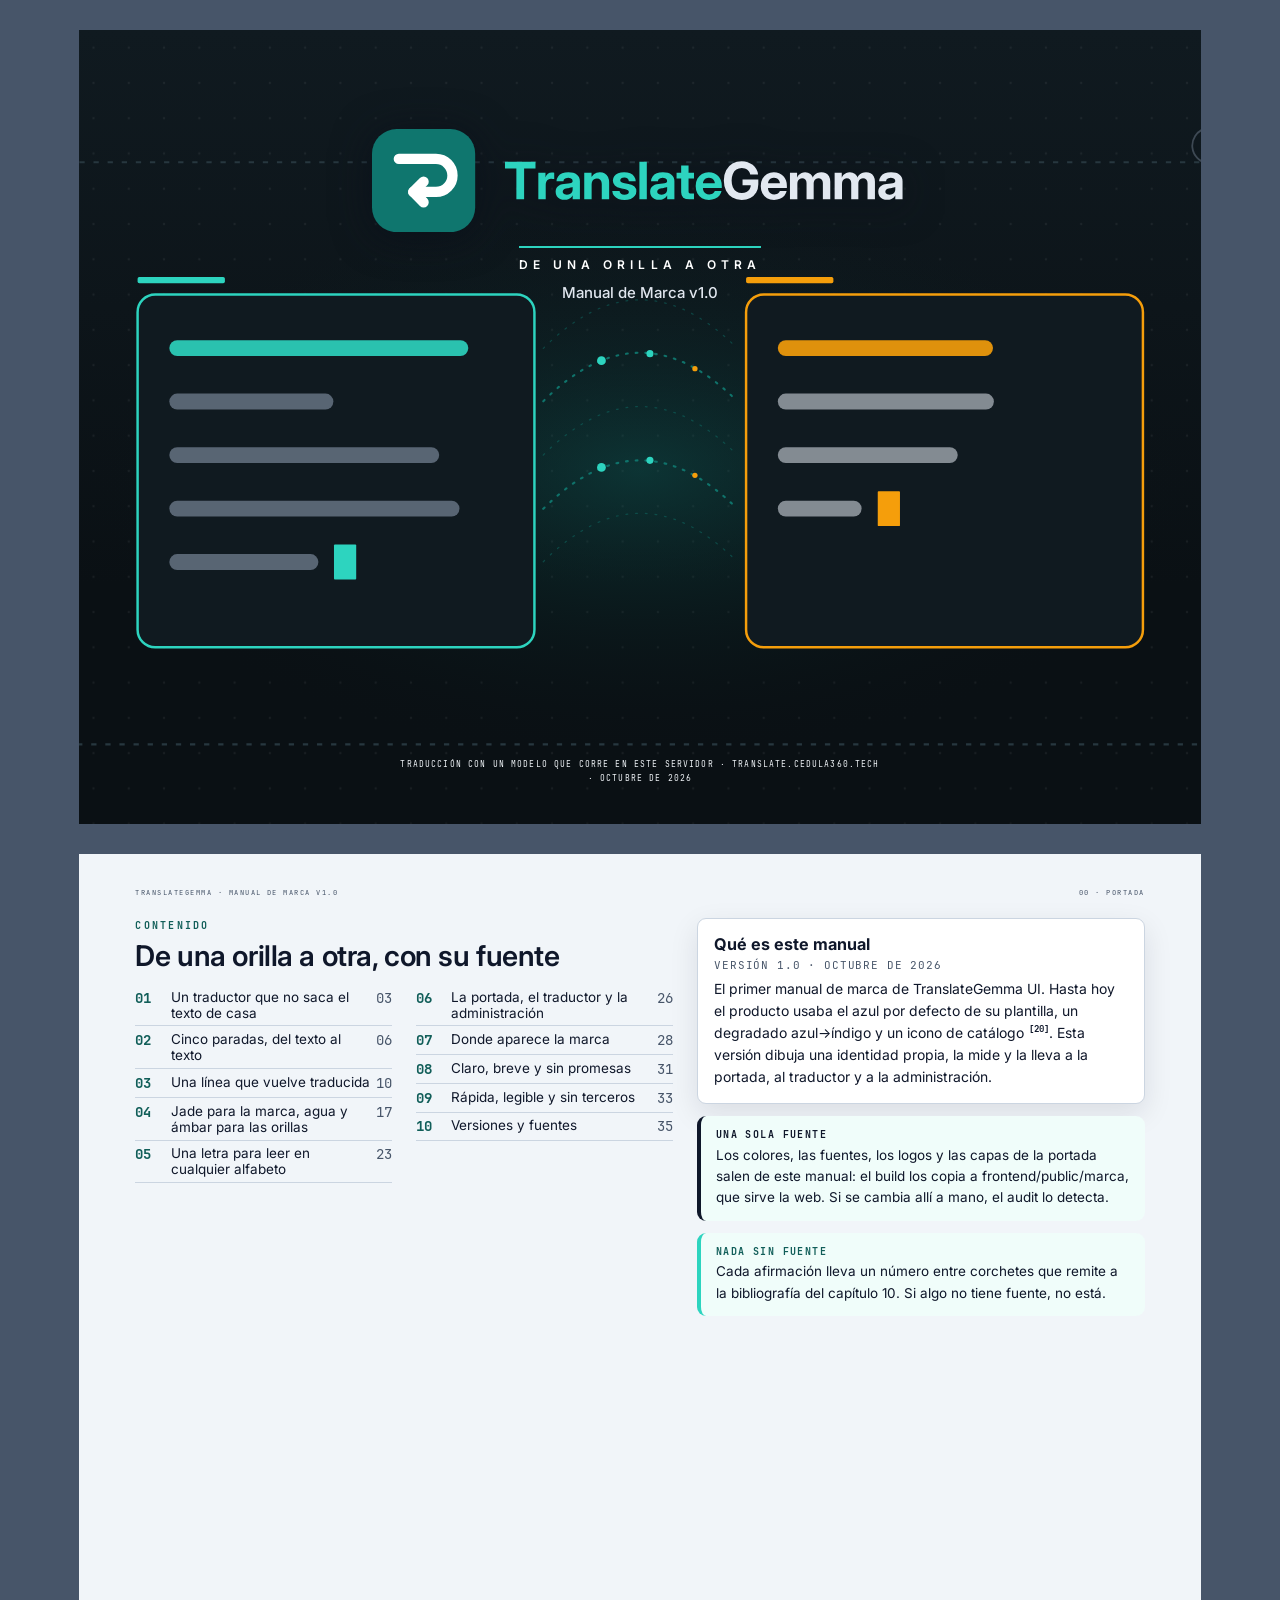
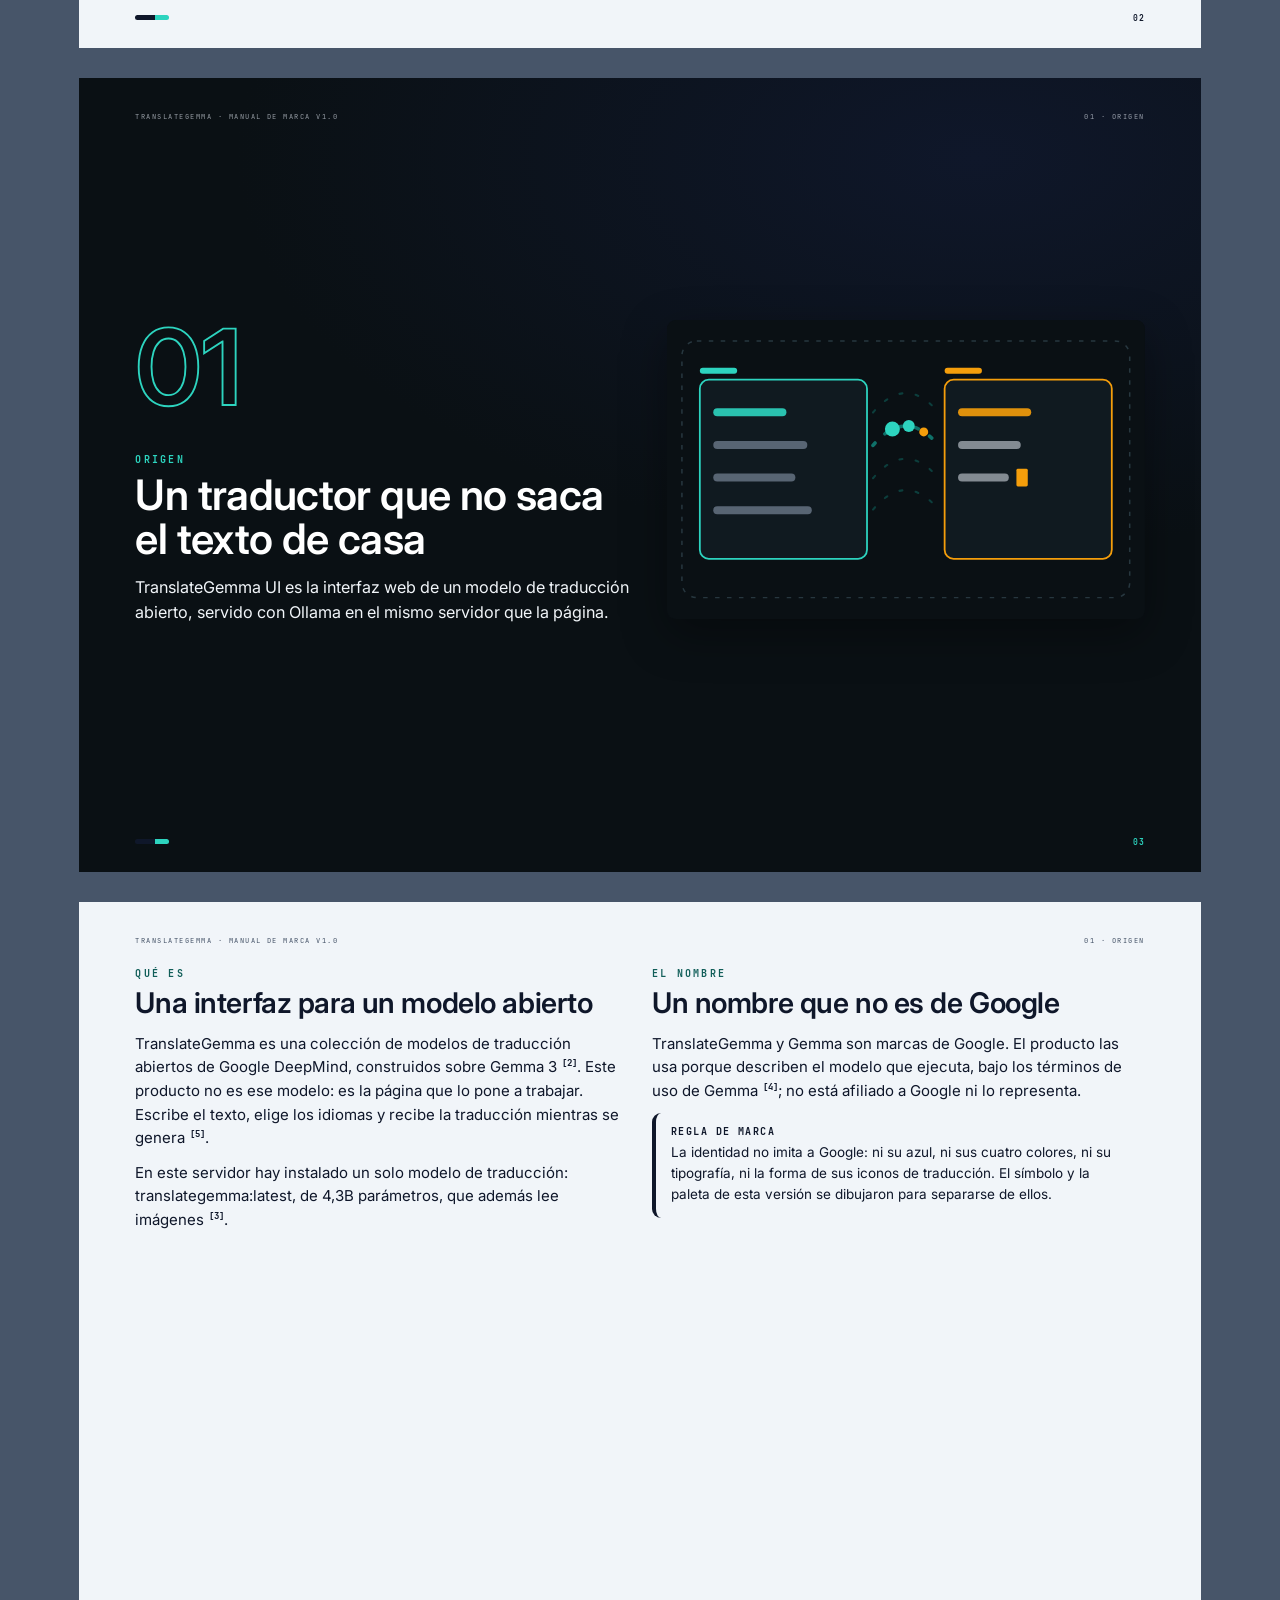
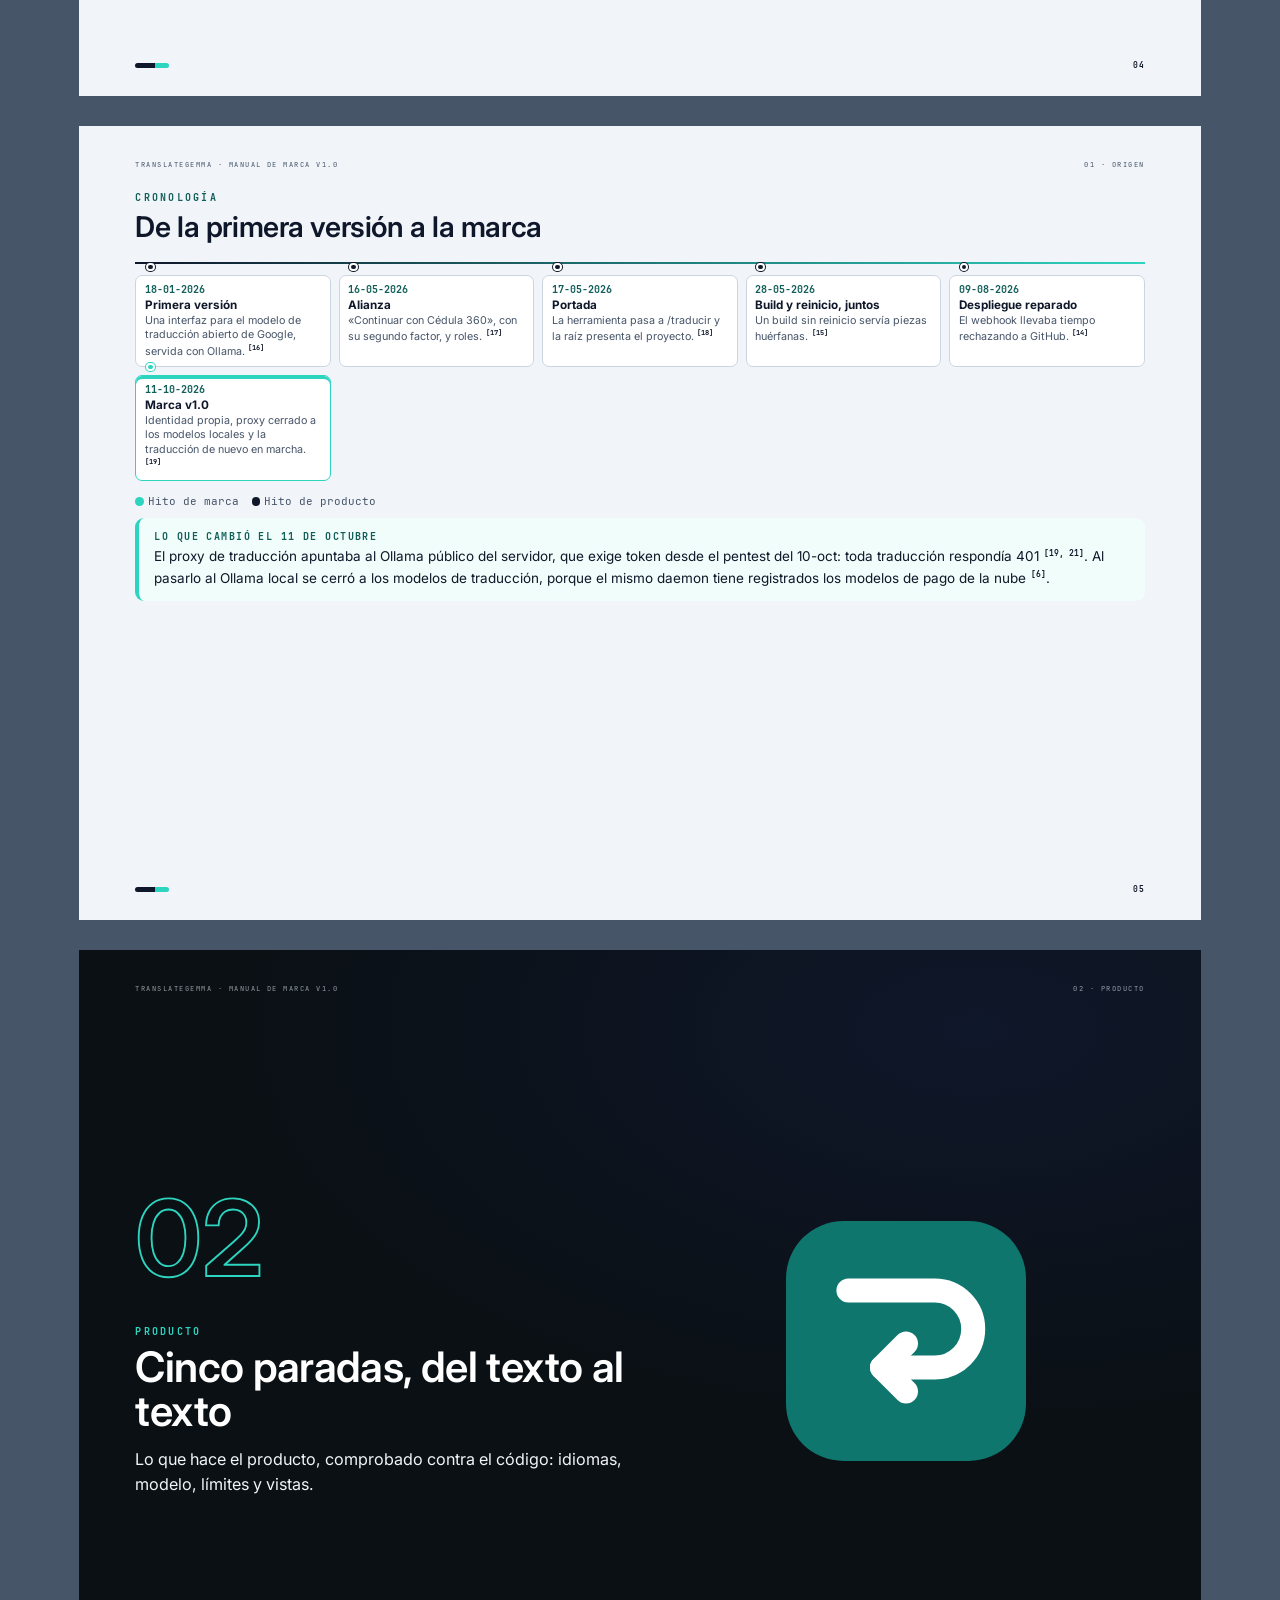
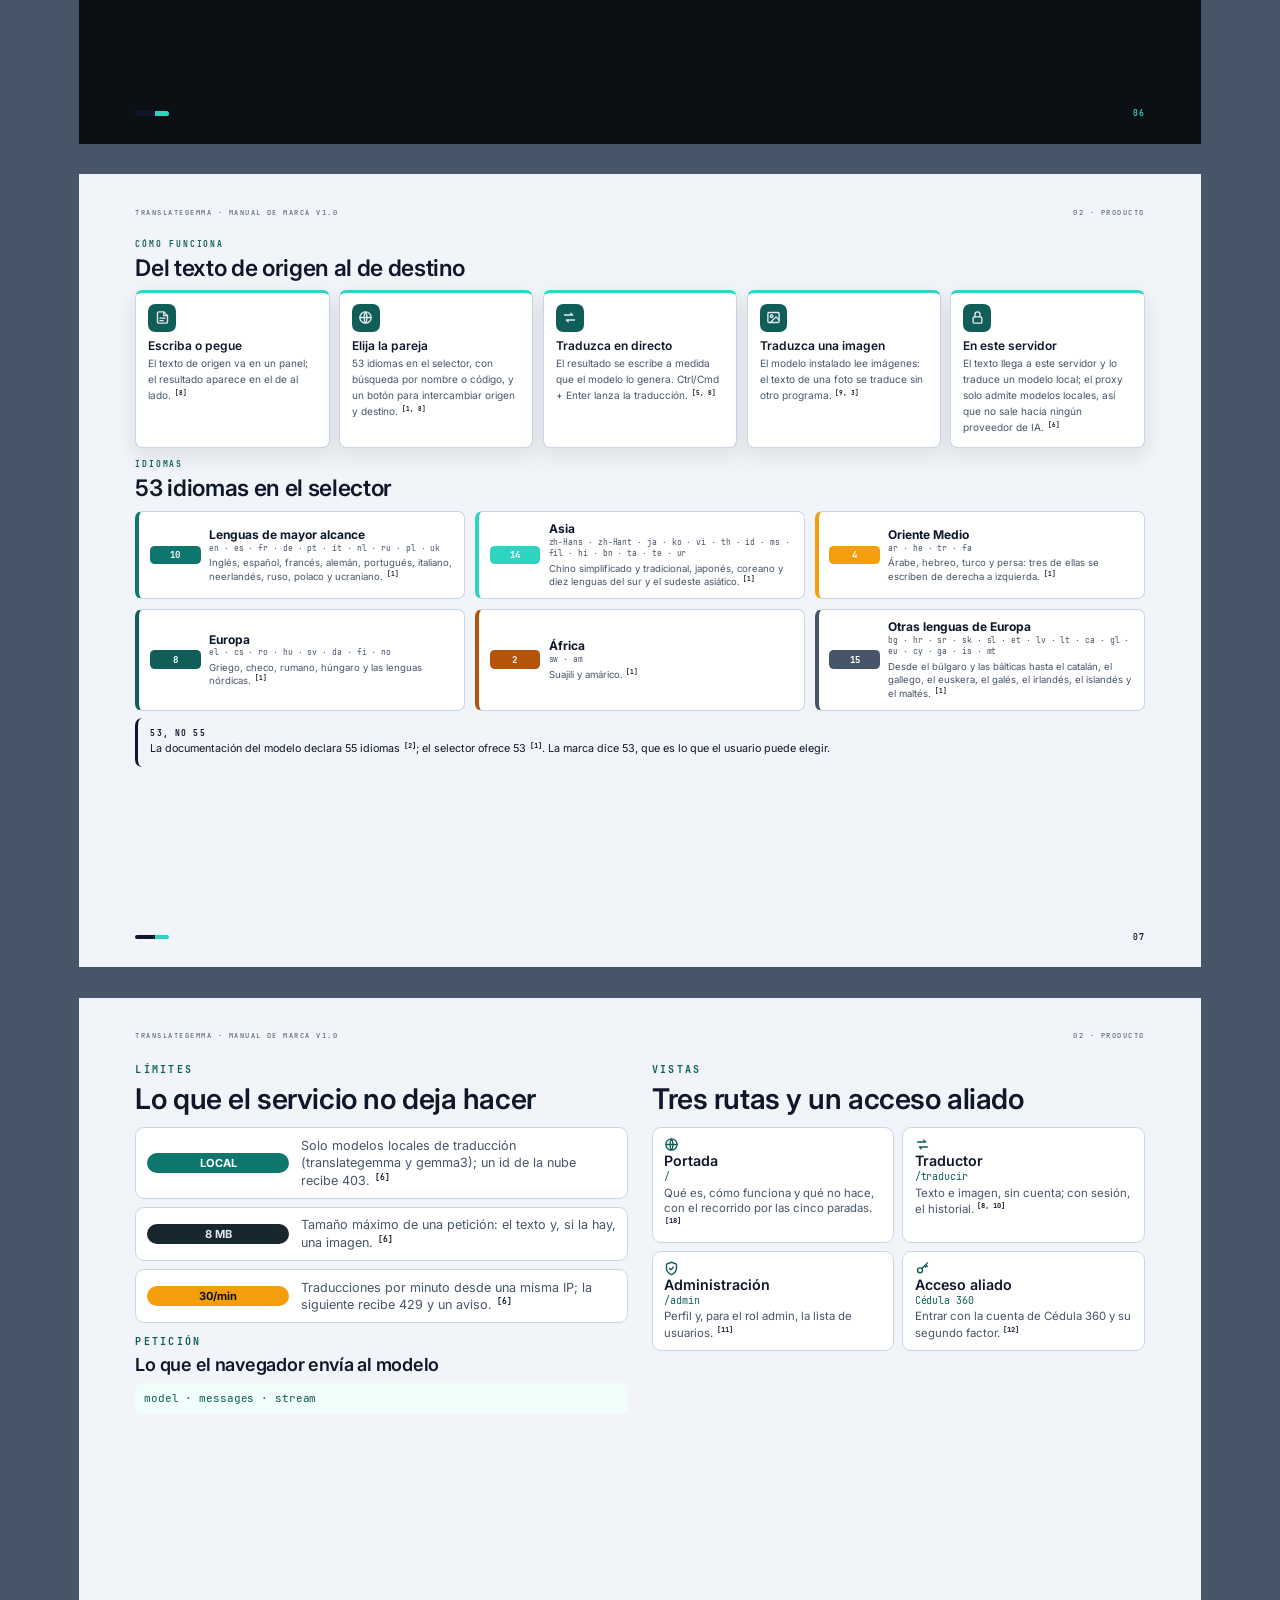
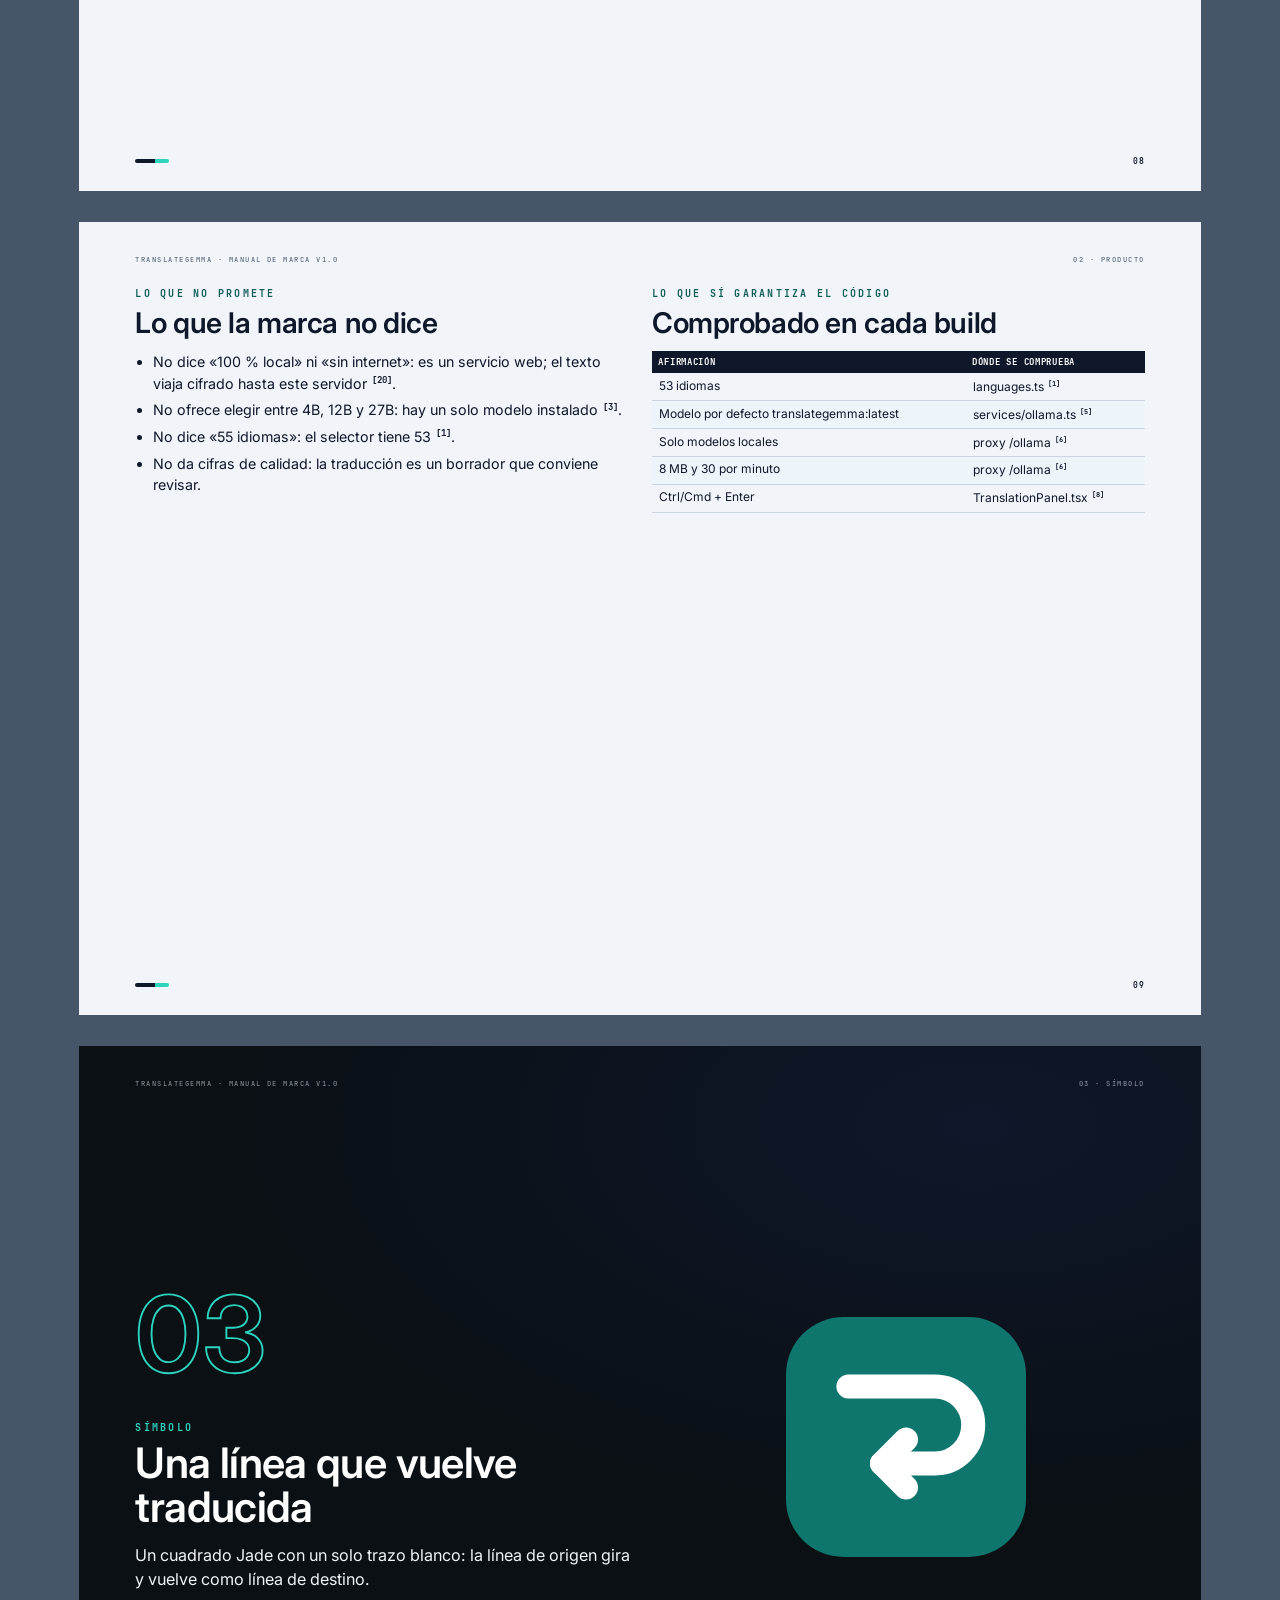
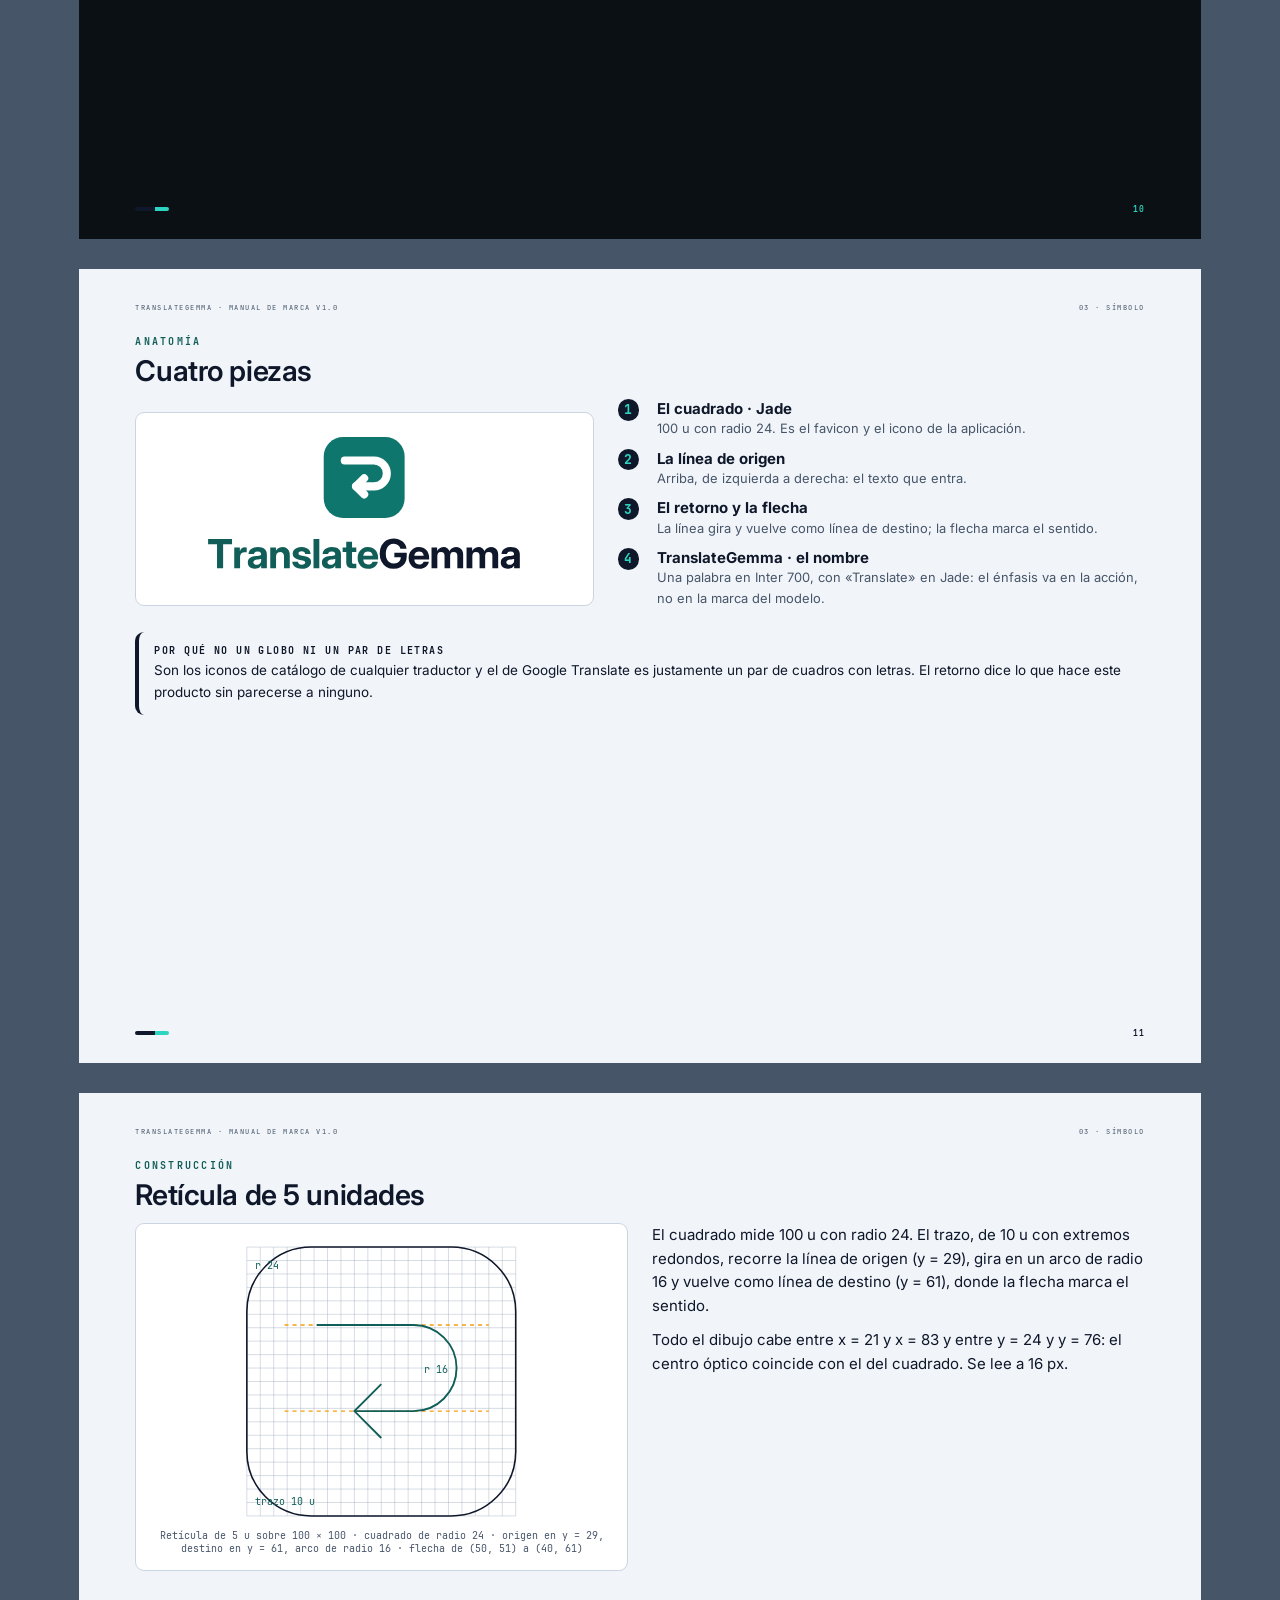
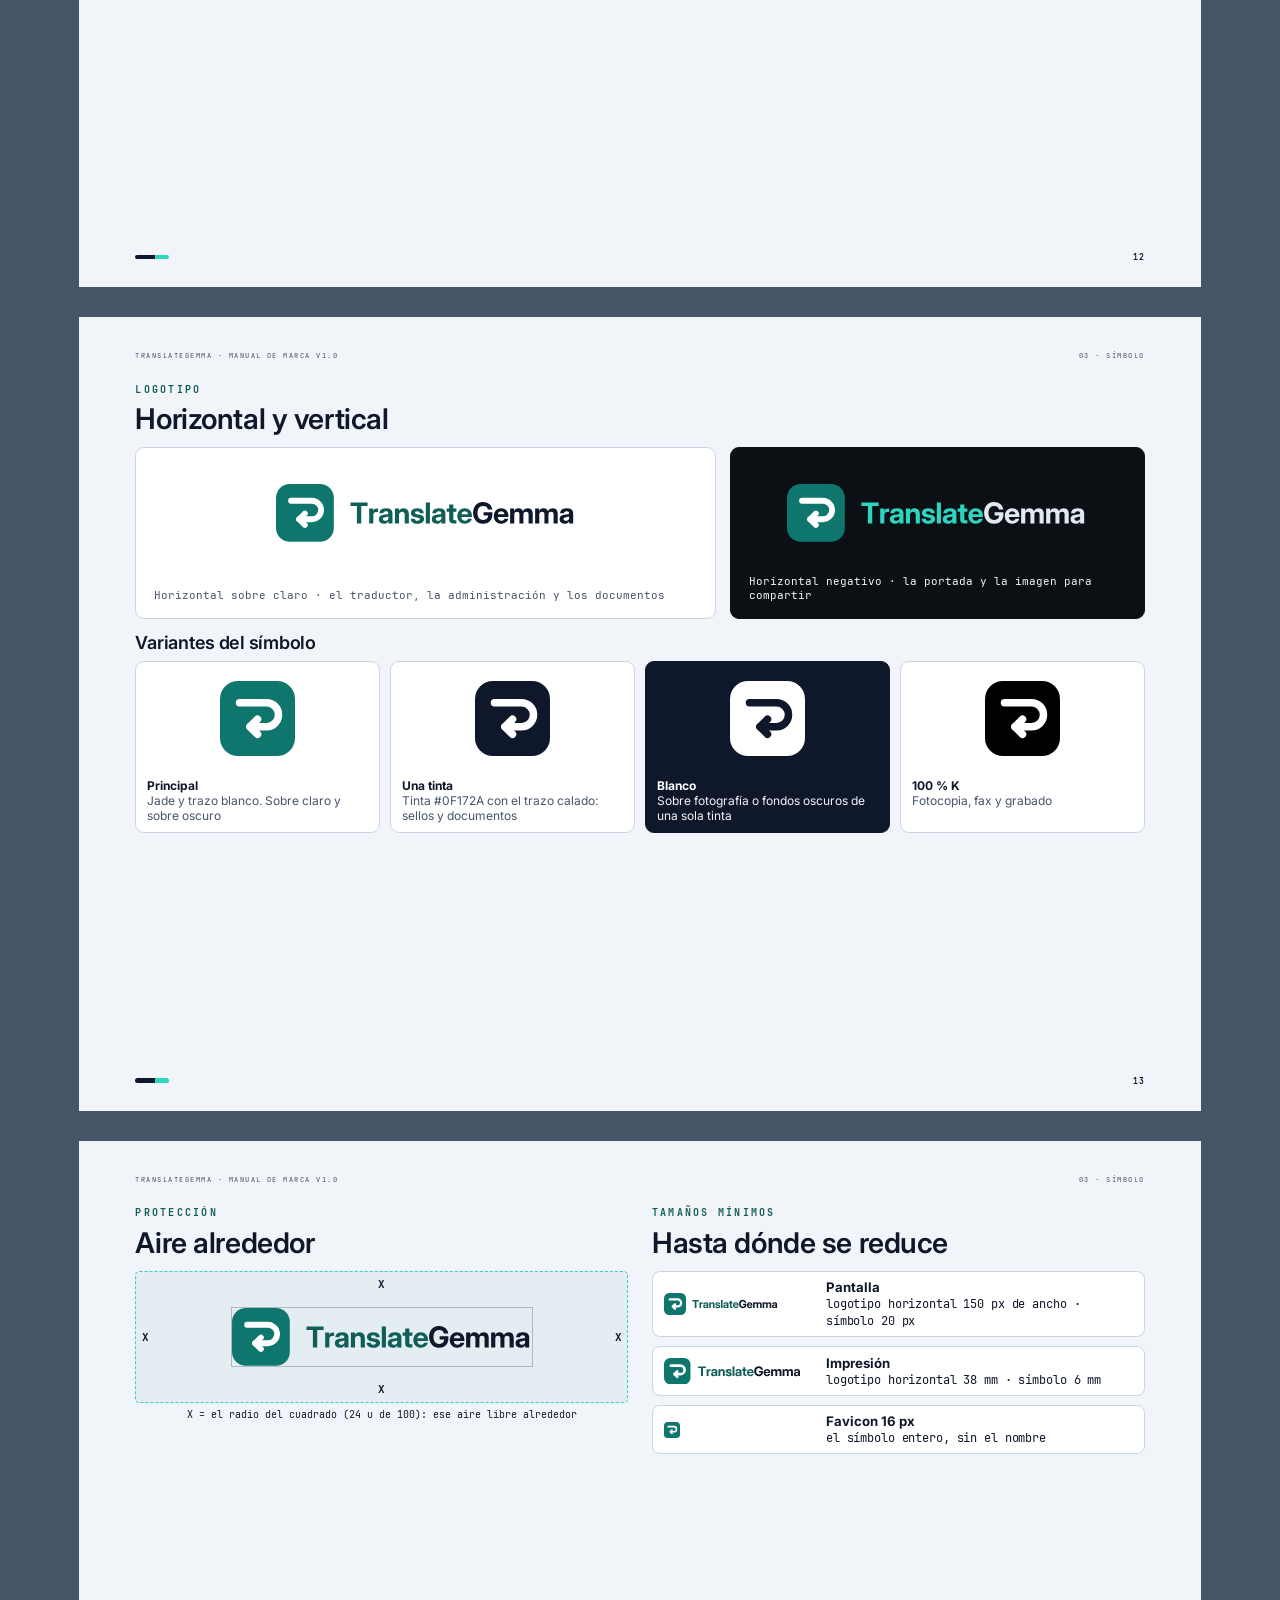
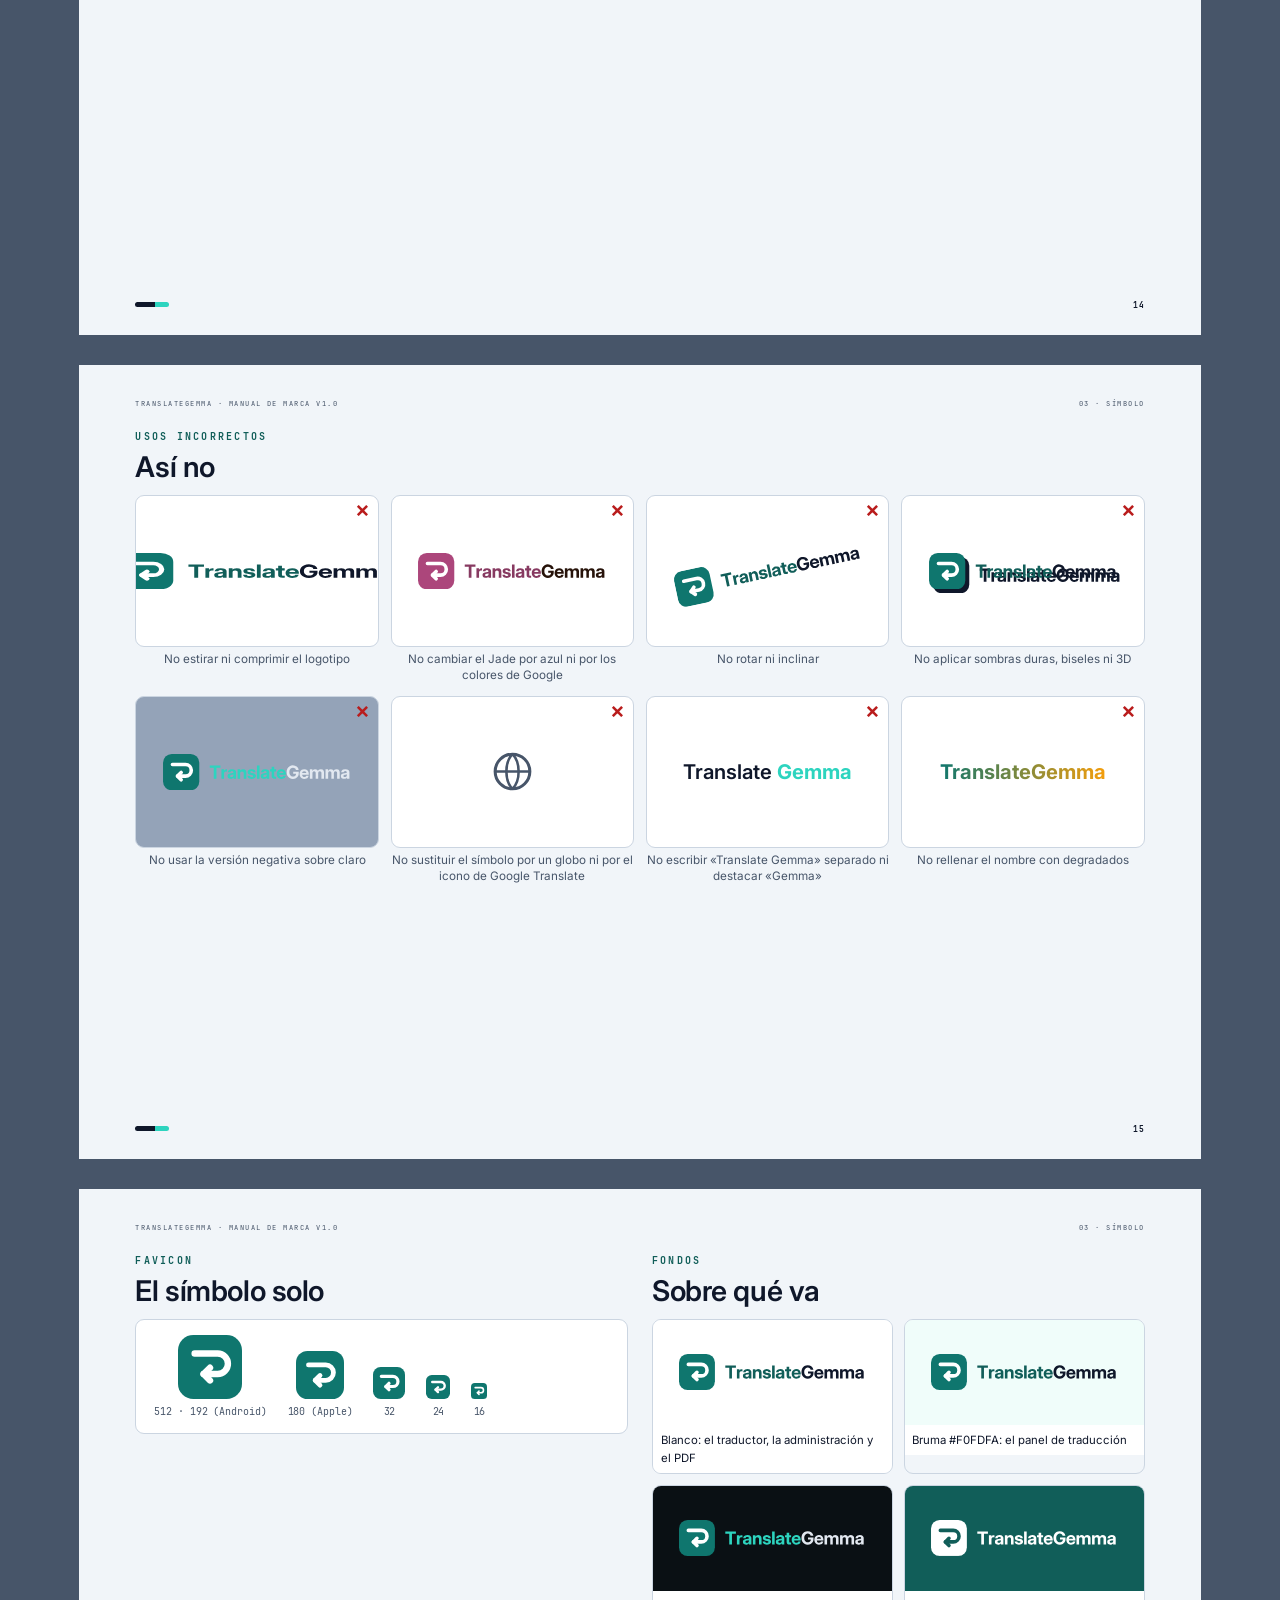
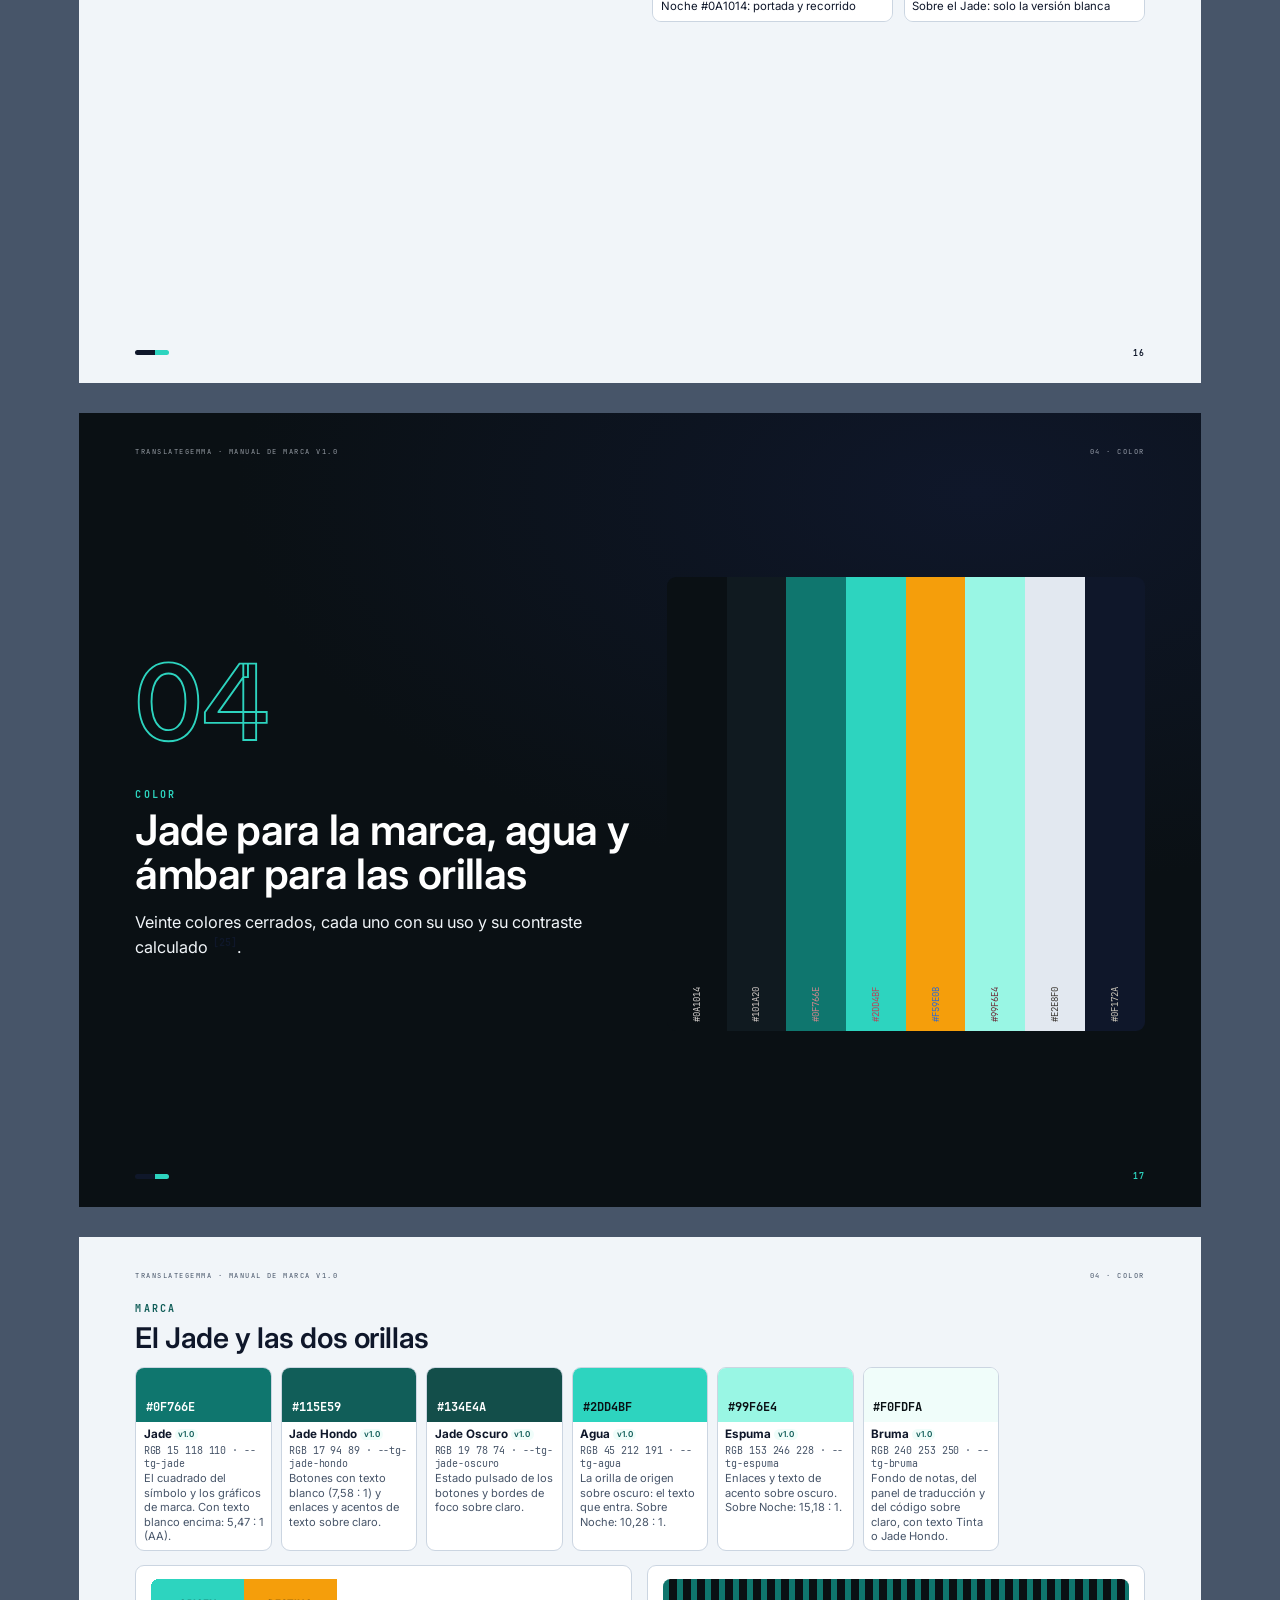
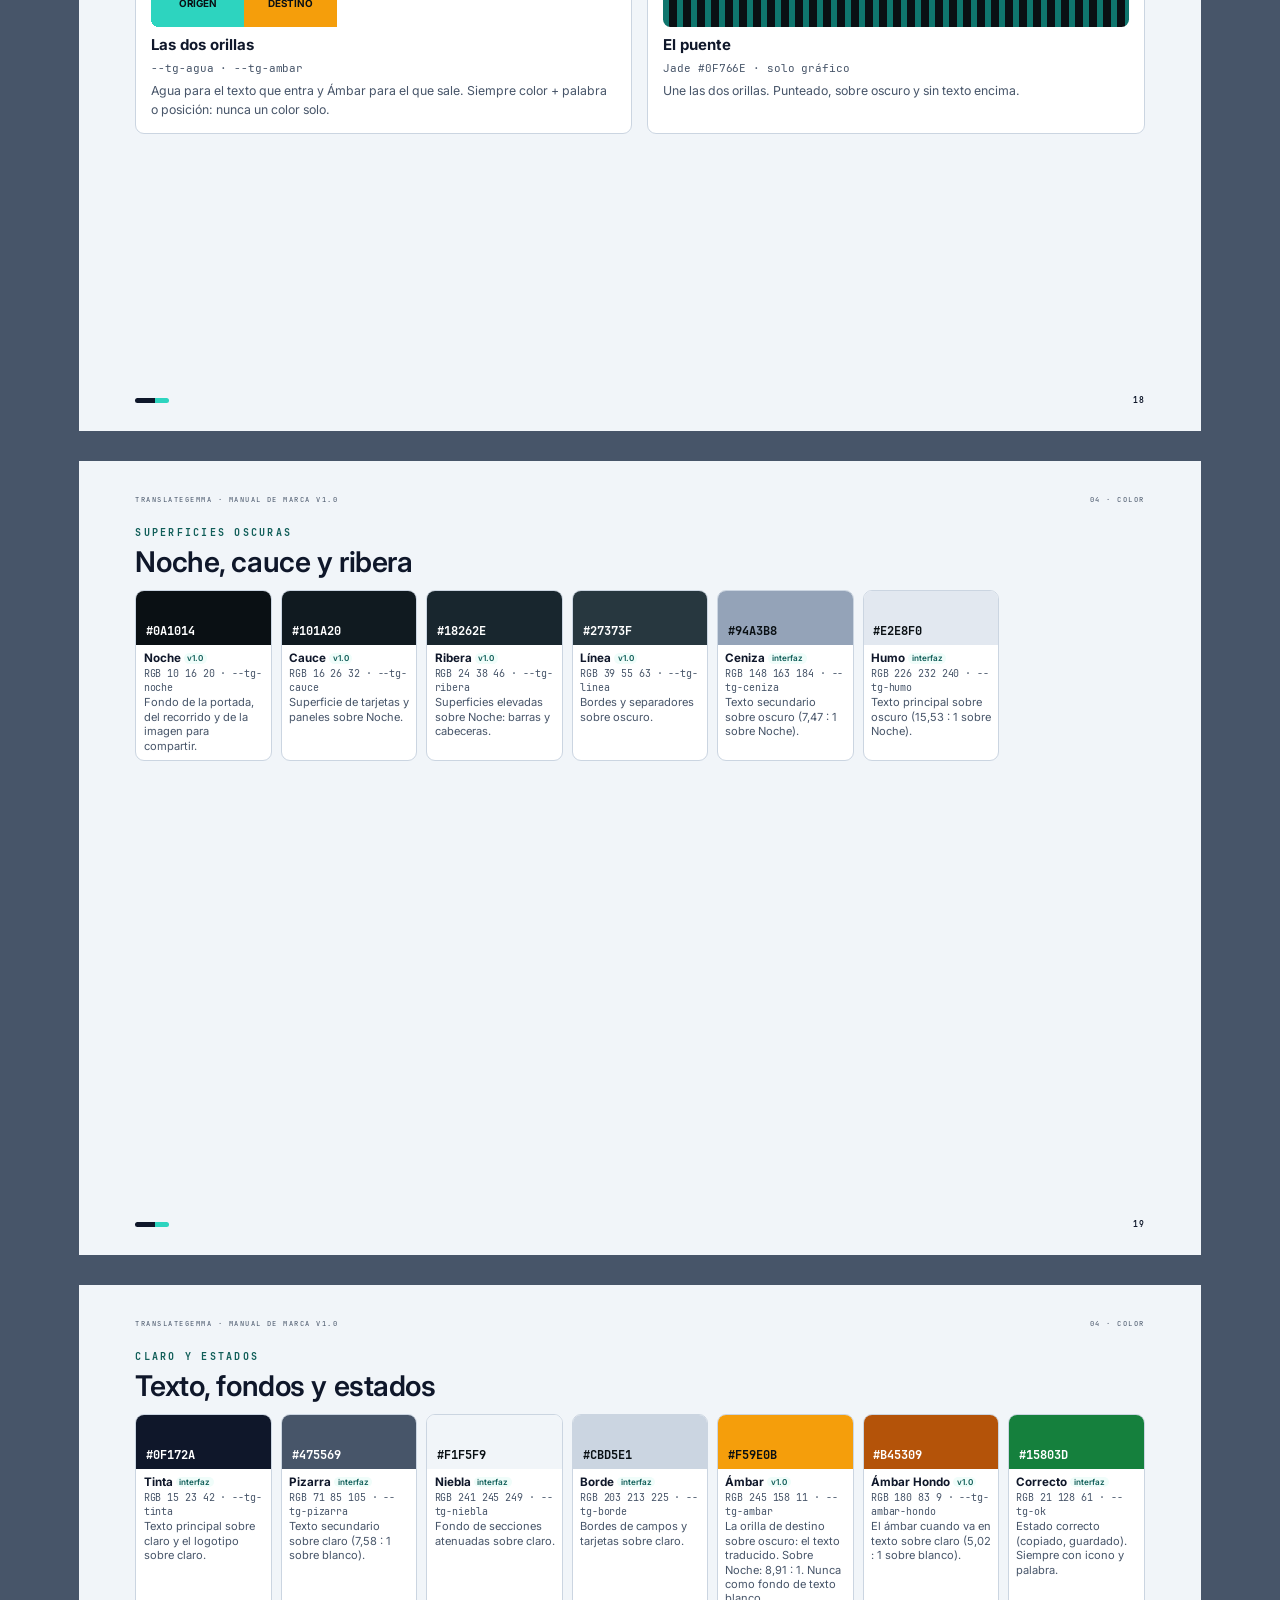
<file: docs/Manual_Marca_TranslateGemma/v1.0/impresion.html>
<!DOCTYPE html>
<!-- GENERADO por scripts/build_v1.py — no editar a mano. Fuente del PDF (export_pdf_v1.py). -->
<html lang="es">
<head>
<meta charset="utf-8">
<meta name="viewport" content="width=device-width, initial-scale=1">
<title>TranslateGemma · Manual de Marca v1.0.0 · Impresión</title>
<link rel="stylesheet" href="assets/fonts/fonts.css">
<link rel="stylesheet" href="assets/css/tg-v1-base.css">
<link rel="stylesheet" href="assets/css/tg-v1-impresion.css">
</head>
<body class="modo-impresion">
<main class="paginas" data-total="39">
<section class="page plantilla-portada sup-noche" id="cap-portada" data-pagina="1"><div class="pg-cuerpo"><div class="portada"><div class="portada-fondo"><svg class="grafica" viewBox="0 0 1600 900" preserveAspectRatio="xMidYMax slice" width="100%" height="100%" aria-hidden="true"><g class="capa-fondo"><defs><pattern id="p1-p" width="40" height="40" patternUnits="userSpaceOnUse"><circle cx="20" cy="20" r="1.3" fill="#FFFFFF" opacity=".06"/></pattern><linearGradient id="p1-g" x1="0" y1="0" x2="0" y2="1"><stop offset="0" stop-color="#101A20"/><stop offset=".7" stop-color="#0A1014"/><stop offset="1" stop-color="#0A1014"/></linearGradient><radialGradient id="p1-r" cx=".5" cy=".5" r=".5"><stop offset="0" stop-color="#0F766E" stop-opacity=".34"/><stop offset="1" stop-color="#0A1014" stop-opacity="0"/></radialGradient></defs><rect width="1600" height="900" fill="url(#p1-g)"/><rect width="1600" height="900" fill="url(#p1-p)"/><ellipse cx="800" cy="500" rx="640" ry="330" fill="url(#p1-r)"/></g><g class="capa-recinto"><rect x="120" y="150" width="1360" height="660" rx="28" fill="none" stroke="#27373F" stroke-width="2.4" stroke-dasharray="6 10"/><path d="M1440 112 a26 26 0 0 1 48 -10 a20 20 0 0 1 36 14 a18 18 0 0 1 -6 35 h-74 a20 20 0 0 1 -4 -39z" fill="none" stroke="#94A3B8" stroke-width="2" opacity=".35"/><path d="M1476 160 V190" stroke="#94A3B8" stroke-width="2" stroke-dasharray="2 6" opacity=".25"/></g><g class="capa-puente"><path d="M690 361 Q800 251 910 361" fill="none" stroke="#0F766E" stroke-width="1.4" stroke-dasharray="2 9" stroke-linecap="round" opacity="0.45"/><path d="M690 421 Q800 311 910 421" fill="none" stroke="#0F766E" stroke-width="2.4" stroke-dasharray="2 9" stroke-linecap="round" opacity="0.95"/><circle cx="756" cy="375" r="5.0" fill="#2DD4BF"/><circle cx="811" cy="367" r="4.0" fill="#2DD4BF"/><circle cx="862" cy="384" r="3.0" fill="#F59E0B"/><path d="M690 482 Q800 372 910 482" fill="none" stroke="#0F766E" stroke-width="1.4" stroke-dasharray="2 9" stroke-linecap="round" opacity="0.45"/><path d="M690 543 Q800 433 910 543" fill="none" stroke="#0F766E" stroke-width="2.4" stroke-dasharray="2 9" stroke-linecap="round" opacity="0.95"/><circle cx="756" cy="496" r="5.0" fill="#2DD4BF"/><circle cx="811" cy="488" r="4.0" fill="#2DD4BF"/><circle cx="862" cy="505" r="3.0" fill="#F59E0B"/><path d="M690 603 Q800 493 910 603" fill="none" stroke="#0F766E" stroke-width="1.4" stroke-dasharray="2 9" stroke-linecap="round" opacity="0.45"/></g><g class="capa-origen"><rect x="230" y="300" width="450" height="400" rx="20" fill="#101A20" stroke="#2DD4BF" stroke-width="2.8" stroke-opacity="1.0"/><rect x="230" y="280" width="99" height="7.2" rx="2" fill="#2DD4BF"/><rect x="266.0" y="351.7" width="339" height="18.0" rx="9.0" fill="#2DD4BF" opacity="0.9"/><rect x="266.0" y="412.3" width="186" height="18.0" rx="9.0" fill="#94A3B8" opacity="0.55"/><rect x="266.0" y="473.0" width="306" height="18.0" rx="9.0" fill="#94A3B8" opacity="0.55"/><rect x="266.0" y="533.7" width="329" height="18.0" rx="9.0" fill="#94A3B8" opacity="0.55"/><rect x="266.0" y="594.3" width="169" height="18.0" rx="9.0" fill="#94A3B8" opacity="0.55"/><rect x="452.7" y="583.5" width="25.2" height="39.6" rx="1" fill="#2DD4BF"/></g><g class="capa-destino"><rect x="920" y="300" width="450" height="400" rx="20" fill="#101A20" stroke="#F59E0B" stroke-width="2.8" stroke-opacity="1.0"/><rect x="920" y="280" width="99" height="7.2" rx="2" fill="#F59E0B"/><rect x="956.0" y="351.7" width="244" height="18.0" rx="9.0" fill="#F59E0B" opacity="0.9"/><rect x="956.0" y="412.3" width="245" height="18.0" rx="9.0" fill="#E2E8F0" opacity="0.55"/><rect x="956.0" y="473.0" width="204" height="18.0" rx="9.0" fill="#E2E8F0" opacity="0.55"/><rect x="956.0" y="533.7" width="95" height="18.0" rx="9.0" fill="#E2E8F0" opacity="0.55"/><rect x="1069.3" y="522.9" width="25.2" height="39.6" rx="1" fill="#F59E0B"/></g></svg></div><div class="portada-texto"><div class="portada-marca"><div class="imago sobre-oscuro" role="img" aria-label="TranslateGemma"><div class="logo imago-svg" data-logo="tg-horizontal-negativo.svg" style="aspect-ratio:519 / 100;"><svg width="100%" height="100%" focusable="false" aria-hidden="true"  xmlns="http://www.w3.org/2000/svg" viewBox="0 0 519 100"><g><rect width="100" height="100" rx="24" fill="#0F766E"/><path d="M26 29H62A16 16 0 0 1 62 61H40" fill="none" stroke="#FFFFFF" stroke-width="10" stroke-linecap="round" stroke-linejoin="round"/><path d="M50 51L40 61L50 71" fill="none" stroke="#FFFFFF" stroke-width="10" stroke-linecap="round" stroke-linejoin="round"/></g><path d="M128.87 38.25V31.81H158.45V38.25H147.42V68.19H139.91V38.25Z M161.19 68.19V42.41H168.12V46.8H168.2Q168.9 44.47 170.41 43.35Q171.93 42.23 174.48 42.23Q175.12 42.23 175.64 42.25Q176.17 42.27 176.6 42.29V48.42Q176.21 48.39 175.32 48.34Q174.43 48.29 173.51 48.29Q172.04 48.29 170.87 48.96Q169.7 49.63 169.04 50.95Q168.37 52.27 168.37 54.22V68.19Z M186.83 68.62Q184.25 68.62 182.25 67.77Q180.25 66.91 179.1 65.2Q177.95 63.49 177.95 60.92Q177.95 58.73 178.76 57.28Q179.57 55.83 180.97 54.94Q182.37 54.06 184.19 53.59Q186.01 53.13 188.02 52.94Q190.38 52.71 191.78 52.49Q193.17 52.27 193.78 51.85Q194.38 51.44 194.38 50.61V50.44Q194.38 49.49 193.88 48.76Q193.37 48.04 192.43 47.63Q191.49 47.22 190.17 47.22Q188.84 47.22 187.83 47.64Q186.82 48.06 186.23 48.81Q185.64 49.57 185.55 50.57H178.78Q178.95 47.9 180.36 45.95Q181.77 44 184.31 42.93Q186.84 41.87 190.38 41.87Q193.02 41.87 195.09 42.47Q197.16 43.07 198.59 44.22Q200.02 45.37 200.75 47.01Q201.49 48.64 201.49 50.71V68.19H194.46V64.55H194.36Q193.69 65.81 192.68 66.72Q191.67 67.64 190.24 68.13Q188.8 68.62 186.83 68.62ZM188.81 63.63Q190.55 63.63 191.81 62.99Q193.08 62.35 193.76 61.26Q194.43 60.16 194.43 58.77V56.18Q194.12 56.34 193.61 56.5Q193.09 56.65 192.41 56.8Q191.73 56.94 190.93 57.08Q190.12 57.22 189.25 57.35Q188.02 57.53 187.02 57.94Q186.02 58.34 185.43 59.02Q184.84 59.69 184.84 60.72Q184.84 61.63 185.33 62.28Q185.83 62.94 186.72 63.28Q187.61 63.63 188.81 63.63Z M212.86 53.87V68.19H205.68V42.41H212.75V49.12H211.53Q212.76 45.69 215.02 43.78Q217.29 41.87 220.8 41.87Q223.56 41.87 225.59 43.05Q227.62 44.24 228.73 46.51Q229.85 48.78 229.85 52.04V68.19H222.67V53.36Q222.67 50.77 221.43 49.42Q220.19 48.07 217.92 48.07Q216.44 48.07 215.29 48.69Q214.15 49.3 213.51 50.58Q212.86 51.86 212.86 53.87Z M244.75 68.81Q241.41 68.81 238.8 67.79Q236.19 66.76 234.62 64.8Q233.05 62.85 232.83 60.09H239.91Q240.1 61.77 241.32 62.72Q242.53 63.67 244.62 63.67Q246.64 63.67 247.78 62.91Q248.92 62.15 248.92 60.95Q248.92 59.94 248.04 59.31Q247.17 58.68 245.58 58.37L241.06 57.5Q237.31 56.76 235.36 54.86Q233.42 52.97 233.42 49.99Q233.42 47.54 234.75 45.71Q236.07 43.88 238.53 42.87Q240.98 41.86 244.34 41.86Q247.68 41.86 250.17 42.93Q252.66 43.99 254.07 45.94Q255.48 47.89 255.56 50.58H248.89Q248.87 49.03 247.66 48.01Q246.46 46.98 244.55 46.98Q242.69 46.98 241.63 47.77Q240.57 48.55 240.57 49.7Q240.57 50.7 241.4 51.34Q242.23 51.98 243.71 52.29L248.59 53.24Q252.5 54.01 254.35 55.73Q256.19 57.45 256.19 60.3Q256.19 62.88 254.74 64.79Q253.29 66.7 250.71 67.76Q248.12 68.81 244.75 68.81Z M266.33 31.81V68.19H259.15V31.81Z M278.42 68.62Q275.84 68.62 273.84 67.77Q271.84 66.91 270.69 65.2Q269.54 63.49 269.54 60.92Q269.54 58.73 270.35 57.28Q271.16 55.83 272.56 54.94Q273.96 54.06 275.78 53.59Q277.6 53.13 279.61 52.94Q281.97 52.71 283.37 52.49Q284.76 52.27 285.37 51.85Q285.97 51.44 285.97 50.61V50.44Q285.97 49.49 285.47 48.76Q284.96 48.04 284.02 47.63Q283.08 47.22 281.76 47.22Q280.43 47.22 279.42 47.64Q278.41 48.06 277.82 48.81Q277.23 49.57 277.14 50.57H270.37Q270.54 47.9 271.95 45.95Q273.36 44 275.9 42.93Q278.43 41.87 281.97 41.87Q284.62 41.87 286.68 42.47Q288.75 43.07 290.18 44.22Q291.61 45.37 292.34 47.01Q293.08 48.64 293.08 50.71V68.19H286.05V64.55H285.95Q285.28 65.81 284.27 66.72Q283.26 67.64 281.83 68.13Q280.39 68.62 278.42 68.62ZM280.4 63.63Q282.14 63.63 283.4 62.99Q284.67 62.35 285.35 61.26Q286.03 60.16 286.03 58.77V56.18Q285.72 56.34 285.2 56.5Q284.68 56.65 284 56.8Q283.32 56.94 282.52 57.08Q281.71 57.22 280.84 57.35Q279.61 57.53 278.61 57.94Q277.61 58.34 277.02 59.02Q276.43 59.69 276.43 60.72Q276.43 61.63 276.92 62.28Q277.42 62.94 278.31 63.28Q279.2 63.63 280.4 63.63Z M312.07 42.41V48.05H295.15V42.41ZM299.61 35.38H306.79V60.22Q306.79 61.53 307.32 62.04Q307.85 62.54 309.31 62.54Q309.92 62.54 310.77 62.54Q311.61 62.54 312.07 62.54V68.19Q311.42 68.19 310.25 68.19Q309.08 68.19 307.89 68.19Q303.62 68.19 301.61 66.52Q299.61 64.86 299.61 61.35Z M326.57 68.77Q322.66 68.77 319.76 67.05Q316.86 65.32 315.26 62.27Q313.67 59.23 313.67 55.32Q313.67 51.38 315.29 48.33Q316.91 45.29 319.76 43.55Q322.62 41.82 326.33 41.82Q329.17 41.82 331.5 42.79Q333.82 43.76 335.5 45.55Q337.19 47.33 338.1 49.78Q339.01 52.23 339.01 55.18V57.11H316.23V52.52H335.54L332.3 53.61Q332.3 51.66 331.59 50.24Q330.88 48.83 329.58 48.06Q328.28 47.3 326.47 47.3Q324.69 47.3 323.39 48.06Q322.09 48.83 321.38 50.24Q320.67 51.66 320.67 53.61V56.75Q320.67 58.74 321.39 60.24Q322.11 61.73 323.47 62.56Q324.84 63.38 326.78 63.38Q328.19 63.38 329.28 62.97Q330.38 62.56 331.11 61.82Q331.85 61.08 332.18 60.09H338.75Q338.28 62.65 336.57 64.6Q334.86 66.56 332.27 67.67Q329.69 68.77 326.57 68.77Z" fill="#2DD4BF"/><path d="M358.27 68.77Q353.11 68.77 349.22 66.43Q345.33 64.08 343.15 59.86Q340.97 55.64 340.97 50.02Q340.97 44.2 343.22 39.99Q345.46 35.77 349.36 33.5Q353.26 31.23 358.16 31.23Q361.29 31.23 364.04 32.14Q366.79 33.06 368.93 34.76Q371.07 36.46 372.44 38.8Q373.81 41.13 374.15 44H366.52Q366.22 42.6 365.53 41.47Q364.84 40.34 363.78 39.53Q362.73 38.73 361.37 38.29Q360.02 37.86 358.38 37.86Q355.33 37.86 353.11 39.34Q350.9 40.83 349.71 43.55Q348.53 46.27 348.53 50.02Q348.53 53.75 349.72 56.47Q350.92 59.18 353.15 60.66Q355.38 62.14 358.46 62.14Q361.01 62.14 362.94 61.17Q364.87 60.2 365.96 58.46Q367.05 56.73 367.05 54.43L368.83 54.57H359.11V48.85H374.4V53.5Q374.4 58.01 372.33 61.45Q370.26 64.89 366.62 66.83Q362.99 68.77 358.27 68.77Z M389.63 68.77Q385.73 68.77 382.83 67.05Q379.92 65.32 378.33 62.27Q376.74 59.23 376.74 55.32Q376.74 51.38 378.36 48.33Q379.98 45.29 382.83 43.55Q385.69 41.82 389.39 41.82Q392.24 41.82 394.56 42.79Q396.89 43.76 398.57 45.55Q400.26 47.33 401.17 49.78Q402.08 52.23 402.08 55.18V57.11H379.3V52.52H398.61L395.36 53.61Q395.36 51.66 394.65 50.24Q393.95 48.83 392.64 48.06Q391.34 47.3 389.54 47.3Q387.76 47.3 386.46 48.06Q385.16 48.83 384.45 50.24Q383.74 51.66 383.74 53.61V56.75Q383.74 58.74 384.46 60.24Q385.17 61.73 386.54 62.56Q387.91 63.38 389.85 63.38Q391.25 63.38 392.35 62.97Q393.44 62.56 394.18 61.82Q394.92 61.08 395.24 60.09H401.82Q401.35 62.65 399.64 64.6Q397.93 66.56 395.34 67.67Q392.76 68.77 389.63 68.77Z M405.05 68.19V42.41H411.97V48.21H411.54Q412.22 46.06 413.46 44.66Q414.7 43.25 416.34 42.56Q417.97 41.87 419.79 41.87Q422.73 41.87 424.91 43.57Q427.09 45.27 427.55 48.21H426.79Q427.27 46.24 428.52 44.82Q429.77 43.4 431.57 42.63Q433.36 41.87 435.47 41.87Q437.95 41.87 439.91 42.94Q441.87 44.02 443 46.08Q444.13 48.15 444.13 51.11V68.19H436.95V52.43Q436.95 50.11 435.69 48.96Q434.43 47.81 432.59 47.81Q431.2 47.81 430.18 48.42Q429.17 49.03 428.61 50.12Q428.05 51.21 428.05 52.65V68.19H421.13V52.23Q421.13 50.21 419.94 49.01Q418.74 47.81 416.84 47.81Q415.57 47.81 414.52 48.41Q413.47 49.01 412.85 50.16Q412.23 51.31 412.23 52.97V68.19Z M448.34 68.19V42.41H455.26V48.21H454.83Q455.51 46.06 456.75 44.66Q457.99 43.25 459.62 42.56Q461.26 41.87 463.07 41.87Q466.02 41.87 468.2 43.57Q470.38 45.27 470.84 48.21H470.08Q470.56 46.24 471.81 44.82Q473.06 43.4 474.86 42.63Q476.65 41.87 478.76 41.87Q481.24 41.87 483.2 42.94Q485.16 44.02 486.29 46.08Q487.42 48.15 487.42 51.11V68.19H480.24V52.43Q480.24 50.11 478.98 48.96Q477.72 47.81 475.87 47.81Q474.49 47.81 473.47 48.42Q472.46 49.03 471.9 50.12Q471.34 51.21 471.34 52.65V68.19H464.42V52.23Q464.42 50.21 463.22 49.01Q462.03 47.81 460.13 47.81Q458.86 47.81 457.81 48.41Q456.76 49.01 456.14 50.16Q455.52 51.31 455.52 52.97V68.19Z M499.51 68.62Q496.94 68.62 494.94 67.77Q492.94 66.91 491.78 65.2Q490.63 63.49 490.63 60.92Q490.63 58.73 491.44 57.28Q492.25 55.83 493.65 54.94Q495.05 54.06 496.87 53.59Q498.69 53.13 500.7 52.94Q503.06 52.71 504.46 52.49Q505.86 52.27 506.46 51.85Q507.07 51.44 507.07 50.61V50.44Q507.07 49.49 506.56 48.76Q506.05 48.04 505.11 47.63Q504.17 47.22 502.86 47.22Q501.52 47.22 500.51 47.64Q499.5 48.06 498.91 48.81Q498.33 49.57 498.23 50.57H491.46Q491.64 47.9 493.04 45.95Q494.45 44 496.99 42.93Q499.53 41.87 503.07 41.87Q505.71 41.87 507.78 42.47Q509.85 43.07 511.27 44.22Q512.7 45.37 513.44 47.01Q514.17 48.64 514.17 50.71V68.19H507.14V64.55H507.05Q506.37 65.81 505.36 66.72Q504.35 67.64 502.92 68.13Q501.49 68.62 499.51 68.62ZM501.5 63.63Q503.23 63.63 504.49 62.99Q505.76 62.35 506.44 61.26Q507.12 60.16 507.12 58.77V56.18Q506.81 56.34 506.29 56.5Q505.78 56.65 505.09 56.8Q504.41 56.94 503.61 57.08Q502.81 57.22 501.93 57.35Q500.71 57.53 499.7 57.94Q498.7 58.34 498.11 59.02Q497.52 59.69 497.52 60.72Q497.52 61.63 498.01 62.28Q498.51 62.94 499.4 63.28Q500.3 63.63 501.5 63.63Z" fill="#E2E8F0"/></svg></div></div></div><p class="portada-lema">De una orilla a otra</p><p class="portada-sub">Manual de Marca v1.0</p><p class="portada-pie">Traducción con un modelo que corre en este servidor · translate.cedula360.tech · Octubre de 2026</p></div></div></div></section>
<section class="page plantilla-libre sup-claro" data-pagina="2"><header class="pg-cab"><span>TranslateGemma · Manual de Marca v1.0</span><span>00 · Portada</span></header><div class="pg-cuerpo"><div class="cols" style="--cols:1.2fr 1fr"><div class="col"><p class="eyebrow">Contenido</p><h2 data-revelar>De una orilla a otra, con su fuente</h2><ol class="indice"><li><a href="#cap-origen"><span class="ind-num">01</span><span class="ind-tit">Un traductor que no saca el texto de casa</span><span class="ind-pag">03</span></a></li><li><a href="#cap-producto"><span class="ind-num">02</span><span class="ind-tit">Cinco paradas, del texto al texto</span><span class="ind-pag">06</span></a></li><li><a href="#cap-simbolo"><span class="ind-num">03</span><span class="ind-tit">Una línea que vuelve traducida</span><span class="ind-pag">10</span></a></li><li><a href="#cap-color"><span class="ind-num">04</span><span class="ind-tit">Jade para la marca, agua y ámbar para las orillas</span><span class="ind-pag">17</span></a></li><li><a href="#cap-tipografia"><span class="ind-num">05</span><span class="ind-tit">Una letra para leer en cualquier alfabeto</span><span class="ind-pag">23</span></a></li><li><a href="#cap-interfaces"><span class="ind-num">06</span><span class="ind-tit">La portada, el traductor y la administración</span><span class="ind-pag">26</span></a></li><li><a href="#cap-aplicaciones"><span class="ind-num">07</span><span class="ind-tit">Donde aparece la marca</span><span class="ind-pag">28</span></a></li><li><a href="#cap-tono"><span class="ind-num">08</span><span class="ind-tit">Claro, breve y sin promesas</span><span class="ind-pag">31</span></a></li><li><a href="#cap-web"><span class="ind-num">09</span><span class="ind-tit">Rápida, legible y sin terceros</span><span class="ind-pag">33</span></a></li><li><a href="#cap-gobernanza"><span class="ind-num">10</span><span class="ind-tit">Versiones y fuentes</span><span class="ind-pag">35</span></a></li></ol></div><div class="col"><div class="tarjeta tono-cian" data-revelar><strong class="tar-tit">Qué es este manual</strong><span class="tar-sub">Versión 1.0 · octubre de 2026</span><p>El primer manual de marca de TranslateGemma UI. Hasta hoy el producto usaba el azul por defecto de su plantilla, un degradado azul→índigo y un icono de catálogo <sup class="cita">[<a href="#fuente-readme-v0">20</a>]</sup>. Esta versión dibuja una identidad propia, la mide y la lleva a la portada, al traductor y a la administración.</p></div><aside class="nota nota-azul" data-revelar><strong class="nota-tit">Una sola fuente</strong><p>Los colores, las fuentes, los logos y las capas de la portada salen de este manual: el build los copia a frontend/public/marca, que sirve la web. Si se cambia allí a mano, el audit lo detecta.</p></aside><aside class="nota nota-verde" data-revelar><strong class="nota-tit">Nada sin fuente</strong><p>Cada afirmación lleva un número entre corchetes que remite a la bibliografía del capítulo 10. Si algo no tiene fuente, no está.</p></aside></div></div></div><footer class="pg-pie"><span class="pg-n">02</span></footer></section>
<section class="page plantilla-portadilla sup-noche" id="cap-origen" data-pagina="3"><header class="pg-cab"><span>TranslateGemma · Manual de Marca v1.0</span><span>01 · Origen</span></header><div class="pg-cuerpo"><div class="porta"><div class="porta-texto"><p class="porta-num">01</p><p class="eyebrow">Origen</p><h2 class="porta-tit" data-titulo>Un traductor que no saca el texto de casa</h2><p class="porta-lead">TranslateGemma UI es la interfaz web de un modelo de traducción abierto, servido con Ollama en el mismo servidor que la página.</p></div><div class="porta-fig"><div class="escaneo-vivo"><svg class="escaneo-respaldo" viewBox="0 0 320 200" preserveAspectRatio="xMidYMid slice" width="100%" height="100%" aria-hidden="true"><rect width="320" height="200" fill="#0A1014"/><rect x="10" y="14" width="300" height="172" rx="10" fill="none" stroke="#27373F" stroke-width="1" stroke-dasharray="3 5"/><rect x="22" y="40" width="112" height="120" rx="6" fill="#101A20" stroke="#2DD4BF" stroke-width="1.2" stroke-opacity="1.0"/><rect x="22" y="32" width="25" height="4.0" rx="2" fill="#2DD4BF"/><rect x="31.0" y="59.1" width="49" height="5.4" rx="2.7" fill="#2DD4BF" opacity="0.9"/><rect x="31.0" y="81.0" width="63" height="5.4" rx="2.7" fill="#94A3B8" opacity="0.55"/><rect x="31.0" y="102.8" width="55" height="5.4" rx="2.7" fill="#94A3B8" opacity="0.55"/><rect x="31.0" y="124.7" width="66" height="5.4" rx="2.7" fill="#94A3B8" opacity="0.55"/><rect x="186" y="40" width="112" height="120" rx="6" fill="#101A20" stroke="#F59E0B" stroke-width="1.2" stroke-opacity="1.0"/><rect x="186" y="32" width="25" height="4.0" rx="2" fill="#F59E0B"/><rect x="195.0" y="59.1" width="49" height="5.4" rx="2.7" fill="#F59E0B" opacity="0.9"/><rect x="195.0" y="81.0" width="42" height="5.4" rx="2.7" fill="#E2E8F0" opacity="0.55"/><rect x="195.0" y="102.8" width="34" height="5.4" rx="2.7" fill="#E2E8F0" opacity="0.55"/><rect x="234.1" y="99.6" width="7.6" height="11.9" rx="1" fill="#F59E0B"/><path d="M138 62 Q160 36 182 62" fill="none" stroke="#0F766E" stroke-width="1.4" stroke-dasharray="2 9" stroke-linecap="round" opacity="0.45"/><path d="M138 84 Q160 58 182 84" fill="none" stroke="#0F766E" stroke-width="2.4" stroke-dasharray="2 9" stroke-linecap="round" opacity="0.95"/><circle cx="151" cy="73" r="5.0" fill="#2DD4BF"/><circle cx="162" cy="71" r="4.0" fill="#2DD4BF"/><circle cx="172" cy="75" r="3.0" fill="#F59E0B"/><path d="M138 106 Q160 80 182 106" fill="none" stroke="#0F766E" stroke-width="1.4" stroke-dasharray="2 9" stroke-linecap="round" opacity="0.45"/><path d="M138 127 Q160 101 182 127" fill="none" stroke="#0F766E" stroke-width="1.4" stroke-dasharray="2 9" stroke-linecap="round" opacity="0.45"/></svg></div></div></div></div><footer class="pg-pie"><span class="pg-n">03</span></footer></section>
<section class="page plantilla-libre sup-claro" data-pagina="4"><header class="pg-cab"><span>TranslateGemma · Manual de Marca v1.0</span><span>01 · Origen</span></header><div class="pg-cuerpo"><div class="cols" style="--cols:1fr 1fr"><div class="col"><p class="eyebrow">Qué es</p><h2 data-revelar>Una interfaz para un modelo abierto</h2><p class="" data-revelar>TranslateGemma es una colección de modelos de traducción abiertos de Google DeepMind, construidos sobre Gemma 3 <sup class="cita">[<a href="#fuente-modelo-doc">2</a>]</sup>. Este producto no es ese modelo: es la página que lo pone a trabajar. Escribe el texto, elige los idiomas y recibe la traducción mientras se genera <sup class="cita">[<a href="#fuente-servicio">5</a>]</sup>.</p><p class="" data-revelar>En este servidor hay instalado un solo modelo de traducción: translategemma:latest, de 4,3B parámetros, que además lee imágenes <sup class="cita">[<a href="#fuente-ollama-show">3</a>]</sup>.</p></div><div class="col"><p class="eyebrow">El nombre</p><h2 data-revelar>Un nombre que no es de Google</h2><p class="" data-revelar>TranslateGemma y Gemma son marcas de Google. El producto las usa porque describen el modelo que ejecuta, bajo los términos de uso de Gemma <sup class="cita">[<a href="#fuente-licencia">4</a>]</sup>; no está afiliado a Google ni lo representa.</p><aside class="nota nota-ambar" data-revelar><strong class="nota-tit">Regla de marca</strong><p>La identidad no imita a Google: ni su azul, ni sus cuatro colores, ni su tipografía, ni la forma de sus iconos de traducción. El símbolo y la paleta de esta versión se dibujaron para separarse de ellos.</p></aside></div></div></div><footer class="pg-pie"><span class="pg-n">04</span></footer></section>
<section class="page plantilla-libre sup-claro" data-pagina="5"><header class="pg-cab"><span>TranslateGemma · Manual de Marca v1.0</span><span>01 · Origen</span></header><div class="pg-cuerpo"><p class="eyebrow">Cronología</p><h2 data-revelar>De la primera versión a la marca</h2><div class="crono" style="--n:5;min-width:0em"><div class="cr-hito"><span class="cr-fecha">18-01-2026</span><span class="cr-acto">Primera versión</span><p>Una interfaz para el modelo de traducción abierto de Google, servida con Ollama. <sup class="cita">[<a href="#fuente-git-inicio">16</a>]</sup></p></div><div class="cr-hito"><span class="cr-fecha">16-05-2026</span><span class="cr-acto">Alianza</span><p>«Continuar con Cédula 360», con su segundo factor, y roles. <sup class="cita">[<a href="#fuente-git-alianza">17</a>]</sup></p></div><div class="cr-hito"><span class="cr-fecha">17-05-2026</span><span class="cr-acto">Portada</span><p>La herramienta pasa a /traducir y la raíz presenta el proyecto. <sup class="cita">[<a href="#fuente-git-landing">18</a>]</sup></p></div><div class="cr-hito"><span class="cr-fecha">28-05-2026</span><span class="cr-acto">Build y reinicio, juntos</span><p>Un build sin reinicio servía piezas huérfanas. <sup class="cita">[<a href="#fuente-chunk">15</a>]</sup></p></div><div class="cr-hito"><span class="cr-fecha">09-08-2026</span><span class="cr-acto">Despliegue reparado</span><p>El webhook llevaba tiempo rechazando a GitHub. <sup class="cita">[<a href="#fuente-webhook">14</a>]</sup></p></div><div class="cr-hito creacion"><span class="cr-fecha">11-10-2026</span><span class="cr-acto">Marca v1.0</span><p>Identidad propia, proxy cerrado a los modelos locales y la traducción de nuevo en marcha. <sup class="cita">[<a href="#fuente-medicion">19</a>]</sup></p></div></div><p class="crono-ley"><span><i style="background:var(--tg-agua)"></i>Hito de marca</span><span><i style="background:var(--tg-tinta)"></i>Hito de producto</span></p><aside class="nota nota-verde" data-revelar><strong class="nota-tit">Lo que cambió el 11 de octubre</strong><p>El proxy de traducción apuntaba al Ollama público del servidor, que exige token desde el pentest del 10-oct: toda traducción respondía 401 <sup class="cita">[<a href="#fuente-medicion">19</a>, <a href="#fuente-pentest">21</a>]</sup>. Al pasarlo al Ollama local se cerró a los modelos de traducción, porque el mismo daemon tiene registrados los modelos de pago de la nube <sup class="cita">[<a href="#fuente-proxy">6</a>]</sup>.</p></aside></div><footer class="pg-pie"><span class="pg-n">05</span></footer></section>
<section class="page plantilla-portadilla sup-noche" id="cap-producto" data-pagina="6"><header class="pg-cab"><span>TranslateGemma · Manual de Marca v1.0</span><span>02 · Producto</span></header><div class="pg-cuerpo"><div class="porta"><div class="porta-texto"><p class="porta-num">02</p><p class="eyebrow">Producto</p><h2 class="porta-tit" data-titulo>Cinco paradas, del texto al texto</h2><p class="porta-lead">Lo que hace el producto, comprobado contra el código: idiomas, modelo, límites y vistas.</p></div><div class="porta-fig"><figure class="fig-logo fondo-oscuro"><div class="logo logo-fig" data-logo="tg-simbolo.svg" style="aspect-ratio:100 / 100;"><svg width="100%" height="100%" focusable="false" aria-hidden="true"  xmlns="http://www.w3.org/2000/svg" viewBox="0 0 100 100"><g><rect width="100" height="100" rx="24" fill="#0F766E"/><path d="M26 29H62A16 16 0 0 1 62 61H40" fill="none" stroke="#FFFFFF" stroke-width="10" stroke-linecap="round" stroke-linejoin="round"/><path d="M50 51L40 61L50 71" fill="none" stroke="#FFFFFF" stroke-width="10" stroke-linecap="round" stroke-linejoin="round"/></g></svg></div></figure></div></div></div><footer class="pg-pie"><span class="pg-n">06</span></footer></section>
<section class="page plantilla-libre sup-claro densa" data-pagina="7"><header class="pg-cab"><span>TranslateGemma · Manual de Marca v1.0</span><span>02 · Producto</span></header><div class="pg-cuerpo"><p class="eyebrow">Cómo funciona</p><h2 data-revelar>Del texto de origen al de destino</h2><div class="suite"><div class="suite-mod"><span class="suite-ico"><svg class="ico" viewBox="0 0 24 24" aria-hidden="true" focusable="false"><path d="M14 3H6a2 2 0 0 0-2 2v14a2 2 0 0 0 2 2h12a2 2 0 0 0 2-2V9z"/><path d="M14 3v6h6M8 13h8M8 17h5"/></svg></span><strong>Escriba o pegue</strong><p>El texto de origen va en un panel; el resultado aparece en el de al lado. <sup class="cita">[<a href="#fuente-panel">8</a>]</sup></p></div><div class="suite-mod"><span class="suite-ico"><svg class="ico" viewBox="0 0 24 24" aria-hidden="true" focusable="false"><circle cx="12" cy="12" r="9"/><path d="M3 12h18M12 3c-3 3-3 15 0 18M12 3c3 3 3 15 0 18"/></svg></span><strong>Elija la pareja</strong><p>53 idiomas en el selector, con búsqueda por nombre o código, y un botón para intercambiar origen y destino. <sup class="cita">[<a href="#fuente-lenguas">1</a>, <a href="#fuente-panel">8</a>]</sup></p></div><div class="suite-mod"><span class="suite-ico"><svg class="ico" viewBox="0 0 24 24" aria-hidden="true" focusable="false"><path d="M4 8h13l-3-3M20 16H7l3 3"/></svg></span><strong>Traduzca en directo</strong><p>El resultado se escribe a medida que el modelo lo genera. Ctrl/Cmd + Enter lanza la traducción. <sup class="cita">[<a href="#fuente-servicio">5</a>, <a href="#fuente-panel">8</a>]</sup></p></div><div class="suite-mod"><span class="suite-ico"><svg class="ico" viewBox="0 0 24 24" aria-hidden="true" focusable="false"><rect x="3" y="4" width="18" height="16" rx="2"/><circle cx="9" cy="10" r="2"/><path d="m21 16-5-5-9 9"/></svg></span><strong>Traduzca una imagen</strong><p>El modelo instalado lee imágenes: el texto de una foto se traduce sin otro programa. <sup class="cita">[<a href="#fuente-imagen">9</a>, <a href="#fuente-ollama-show">3</a>]</sup></p></div><div class="suite-mod"><span class="suite-ico"><svg class="ico" viewBox="0 0 24 24" aria-hidden="true" focusable="false"><rect x="5" y="11" width="14" height="10" rx="2"/><path d="M8 11V7a4 4 0 0 1 8 0v4"/></svg></span><strong>En este servidor</strong><p>El texto llega a este servidor y lo traduce un modelo local; el proxy solo admite modelos locales, así que no sale hacia ningún proveedor de IA. <sup class="cita">[<a href="#fuente-proxy">6</a>]</sup></p></div></div><p class="eyebrow">Idiomas</p><h2 data-revelar>53 idiomas en el selector</h2><div class="capas-op"><div class="capa-op" style="--capa:#0F766E"><span class="capa-letra ext">10</span><div><strong>Lenguas de mayor alcance</strong><p class="mono small">en · es · fr · de · pt · it · nl · ru · pl · uk</p><p>Inglés, español, francés, alemán, portugués, italiano, neerlandés, ruso, polaco y ucraniano. <sup class="cita">[<a href="#fuente-lenguas">1</a>]</sup></p></div></div><div class="capa-op" style="--capa:#2DD4BF"><span class="capa-letra ext">14</span><div><strong>Asia</strong><p class="mono small">zh-Hans · zh-Hant · ja · ko · vi · th · id · ms · fil · hi · bn · ta · te · ur</p><p>Chino simplificado y tradicional, japonés, coreano y diez lenguas del sur y el sudeste asiático. <sup class="cita">[<a href="#fuente-lenguas">1</a>]</sup></p></div></div><div class="capa-op" style="--capa:#F59E0B"><span class="capa-letra ext">4</span><div><strong>Oriente Medio</strong><p class="mono small">ar · he · tr · fa</p><p>Árabe, hebreo, turco y persa: tres de ellas se escriben de derecha a izquierda. <sup class="cita">[<a href="#fuente-lenguas">1</a>]</sup></p></div></div><div class="capa-op" style="--capa:#115E59"><span class="capa-letra ext">8</span><div><strong>Europa</strong><p class="mono small">el · cs · ro · hu · sv · da · fi · no</p><p>Griego, checo, rumano, húngaro y las lenguas nórdicas. <sup class="cita">[<a href="#fuente-lenguas">1</a>]</sup></p></div></div><div class="capa-op" style="--capa:#B45309"><span class="capa-letra ext">2</span><div><strong>África</strong><p class="mono small">sw · am</p><p>Suajili y amárico. <sup class="cita">[<a href="#fuente-lenguas">1</a>]</sup></p></div></div><div class="capa-op" style="--capa:#475569"><span class="capa-letra ext">15</span><div><strong>Otras lenguas de Europa</strong><p class="mono small">bg · hr · sr · sk · sl · et · lv · lt · ca · gl · eu · cy · ga · is · mt</p><p>Desde el búlgaro y las bálticas hasta el catalán, el gallego, el euskera, el galés, el irlandés, el islandés y el maltés. <sup class="cita">[<a href="#fuente-lenguas">1</a>]</sup></p></div></div></div><aside class="nota nota-ambar" data-revelar><strong class="nota-tit">53, no 55</strong><p>La documentación del modelo declara 55 idiomas <sup class="cita">[<a href="#fuente-modelo-doc">2</a>]</sup>; el selector ofrece 53 <sup class="cita">[<a href="#fuente-lenguas">1</a>]</sup>. La marca dice 53, que es lo que el usuario puede elegir.</p></aside></div><footer class="pg-pie"><span class="pg-n">07</span></footer></section>
<section class="page plantilla-libre sup-claro" data-pagina="8"><header class="pg-cab"><span>TranslateGemma · Manual de Marca v1.0</span><span>02 · Producto</span></header><div class="pg-cuerpo"><div class="cols" style="--cols:1fr 1fr"><div class="col"><p class="eyebrow">Límites</p><h2 data-revelar>Lo que el servicio no deja hacer</h2><div class="conceptos-op"><div class="concepto-op"><span class="sev-demo" style="background:#0F766E;color:#FFFFFF">LOCAL</span><p>Solo modelos locales de traducción (translategemma y gemma3); un id de la nube recibe 403. <sup class="cita">[<a href="#fuente-proxy">6</a>]</sup></p></div><div class="concepto-op"><span class="sev-demo" style="background:#18262E;color:#E2E8F0">8 MB</span><p>Tamaño máximo de una petición: el texto y, si la hay, una imagen. <sup class="cita">[<a href="#fuente-proxy">6</a>]</sup></p></div><div class="concepto-op"><span class="sev-demo" style="background:#F59E0B;color:#0A1014">30/min</span><p>Traducciones por minuto desde una misma IP; la siguiente recibe 429 y un aviso. <sup class="cita">[<a href="#fuente-proxy">6</a>]</sup></p></div></div><p class="eyebrow">Petición</p><h3 data-revelar>Lo que el navegador envía al modelo</h3><p class="campos mono" data-revelar>model · messages · stream</p></div><div class="col"><p class="eyebrow">Vistas</p><h2 data-revelar>Tres rutas y un acceso aliado</h2><div class="modulos-op dos"><div class="mod-op"><strong><svg class="ico" viewBox="0 0 24 24" aria-hidden="true" focusable="false"><circle cx="12" cy="12" r="9"/><path d="M3 12h18M12 3c-3 3-3 15 0 18M12 3c3 3 3 15 0 18"/></svg> Portada</strong><span class="mono">/</span><p>Qué es, cómo funciona y qué no hace, con el recorrido por las cinco paradas. <sup class="cita">[<a href="#fuente-git-landing">18</a>]</sup></p></div><div class="mod-op"><strong><svg class="ico" viewBox="0 0 24 24" aria-hidden="true" focusable="false"><path d="M4 8h13l-3-3M20 16H7l3 3"/></svg> Traductor</strong><span class="mono">/traducir</span><p>Texto e imagen, sin cuenta; con sesión, el historial. <sup class="cita">[<a href="#fuente-panel">8</a>, <a href="#fuente-historial">10</a>]</sup></p></div><div class="mod-op"><strong><svg class="ico" viewBox="0 0 24 24" aria-hidden="true" focusable="false"><path d="M12 22s8-4 8-10V5l-8-3-8 3v7c0 6 8 10 8 10z"/><path d="m9 12 2 2 4-4"/></svg> Administración</strong><span class="mono">/admin</span><p>Perfil y, para el rol admin, la lista de usuarios. <sup class="cita">[<a href="#fuente-admin">11</a>]</sup></p></div><div class="mod-op"><strong><svg class="ico" viewBox="0 0 24 24" aria-hidden="true" focusable="false"><circle cx="8" cy="15" r="4"/><path d="m11 12 9-9M17 6l3 3M15 8l2 2"/></svg> Acceso aliado</strong><span class="mono">Cédula 360</span><p>Entrar con la cuenta de Cédula 360 y su segundo factor. <sup class="cita">[<a href="#fuente-alianza">12</a>]</sup></p></div></div></div></div></div><footer class="pg-pie"><span class="pg-n">08</span></footer></section>
<section class="page plantilla-libre sup-claro" data-pagina="9"><header class="pg-cab"><span>TranslateGemma · Manual de Marca v1.0</span><span>02 · Producto</span></header><div class="pg-cuerpo"><div class="cols" style="--cols:1fr 1fr"><div class="col"><p class="eyebrow">Lo que no promete</p><h2 data-revelar>Lo que la marca no dice</h2><ul class="lista " data-revelar><li>No dice «100 % local» ni «sin internet»: es un servicio web; el texto viaja cifrado hasta este servidor <sup class="cita">[<a href="#fuente-readme-v0">20</a>]</sup>.</li><li>No ofrece elegir entre 4B, 12B y 27B: hay un solo modelo instalado <sup class="cita">[<a href="#fuente-ollama-show">3</a>]</sup>.</li><li>No dice «55 idiomas»: el selector tiene 53 <sup class="cita">[<a href="#fuente-lenguas">1</a>]</sup>.</li><li>No da cifras de calidad: la traducción es un borrador que conviene revisar.</li></ul></div><div class="col"><p class="eyebrow">Lo que sí garantiza el código</p><h2 data-revelar>Comprobado en cada build</h2><table class="tabla compacta" data-revelar><thead><tr><th>Afirmación</th><th>Dónde se comprueba</th></tr></thead><tbody><tr><td>53 idiomas</td><td>languages.ts <sup class="cita">[<a href="#fuente-lenguas">1</a>]</sup></td></tr><tr><td>Modelo por defecto translategemma:latest</td><td>services/ollama.ts <sup class="cita">[<a href="#fuente-servicio">5</a>]</sup></td></tr><tr><td>Solo modelos locales</td><td>proxy /ollama <sup class="cita">[<a href="#fuente-proxy">6</a>]</sup></td></tr><tr><td>8 MB y 30 por minuto</td><td>proxy /ollama <sup class="cita">[<a href="#fuente-proxy">6</a>]</sup></td></tr><tr><td>Ctrl/Cmd + Enter</td><td>TranslationPanel.tsx <sup class="cita">[<a href="#fuente-panel">8</a>]</sup></td></tr></tbody></table></div></div></div><footer class="pg-pie"><span class="pg-n">09</span></footer></section>
<section class="page plantilla-portadilla sup-noche" id="cap-simbolo" data-pagina="10"><header class="pg-cab"><span>TranslateGemma · Manual de Marca v1.0</span><span>03 · Símbolo</span></header><div class="pg-cuerpo"><div class="porta"><div class="porta-texto"><p class="porta-num">03</p><p class="eyebrow">Símbolo</p><h2 class="porta-tit" data-titulo>Una línea que vuelve traducida</h2><p class="porta-lead">Un cuadrado Jade con un solo trazo blanco: la línea de origen gira y vuelve como línea de destino.</p></div><div class="porta-fig"><figure class="fig-logo fondo-oscuro"><div class="logo logo-fig" data-logo="tg-simbolo.svg" style="aspect-ratio:100 / 100;"><svg width="100%" height="100%" focusable="false" aria-hidden="true"  xmlns="http://www.w3.org/2000/svg" viewBox="0 0 100 100"><g><rect width="100" height="100" rx="24" fill="#0F766E"/><path d="M26 29H62A16 16 0 0 1 62 61H40" fill="none" stroke="#FFFFFF" stroke-width="10" stroke-linecap="round" stroke-linejoin="round"/><path d="M50 51L40 61L50 71" fill="none" stroke="#FFFFFF" stroke-width="10" stroke-linecap="round" stroke-linejoin="round"/></g></svg></div></figure></div></div></div><footer class="pg-pie"><span class="pg-n">10</span></footer></section>
<section class="page plantilla-libre sup-claro" data-pagina="11"><header class="pg-cab"><span>TranslateGemma · Manual de Marca v1.0</span><span>03 · Símbolo</span></header><div class="pg-cuerpo"><p class="eyebrow">Anatomía</p><h2 data-revelar>Cuatro piezas</h2><div class="anatomia"><div class="anat-fig"><div class="imago vertical" role="img" aria-label="TranslateGemma"><div class="logo imago-svg" data-logo="tg-vertical.svg" style="aspect-ratio:396 / 178;"><svg width="100%" height="100%" focusable="false" aria-hidden="true"  xmlns="http://www.w3.org/2000/svg" viewBox="0 0 396 178"><g transform="translate(148 0) scale(1)"><rect width="100" height="100" rx="24" fill="#0F766E"/><path d="M26 29H62A16 16 0 0 1 62 61H40" fill="none" stroke="#FFFFFF" stroke-width="10" stroke-linecap="round" stroke-linejoin="round"/><path d="M50 51L40 61L50 71" fill="none" stroke="#FFFFFF" stroke-width="10" stroke-linecap="round" stroke-linejoin="round"/></g><path d="M5.07 132.44V126H34.65V132.44H23.63V162.38H16.12V132.44Z M37.39 162.38V136.6H44.33V140.99H44.4Q45.11 138.66 46.62 137.54Q48.13 136.42 50.68 136.42Q51.32 136.42 51.85 136.44Q52.38 136.46 52.81 136.48V142.61Q52.42 142.58 51.52 142.53Q50.63 142.48 49.71 142.48Q48.25 142.48 47.08 143.15Q45.91 143.82 45.24 145.14Q44.58 146.46 44.58 148.41V162.38Z M63.03 162.81Q60.46 162.81 58.46 161.95Q56.46 161.1 55.31 159.39Q54.16 157.68 54.16 155.11Q54.16 152.92 54.96 151.47Q55.77 150.02 57.17 149.13Q58.57 148.24 60.39 147.78Q62.22 147.32 64.22 147.13Q66.58 146.89 67.98 146.68Q69.38 146.46 69.98 146.04Q70.59 145.63 70.59 144.79V144.63Q70.59 143.68 70.08 142.95Q69.57 142.23 68.63 141.82Q67.7 141.4 66.38 141.4Q65.04 141.4 64.03 141.82Q63.02 142.24 62.44 143Q61.85 143.75 61.75 144.76H54.98Q55.16 142.09 56.57 140.14Q57.97 138.19 60.51 137.12Q63.05 136.05 66.59 136.05Q69.23 136.05 71.3 136.66Q73.37 137.26 74.79 138.41Q76.22 139.56 76.96 141.2Q77.69 142.83 77.69 144.89V162.38H70.67V158.74H70.57Q69.89 160 68.88 160.91Q67.88 161.83 66.44 162.32Q65.01 162.81 63.03 162.81ZM65.02 157.82Q66.75 157.82 68.02 157.18Q69.28 156.54 69.96 155.44Q70.64 154.35 70.64 152.95V150.36Q70.33 150.53 69.81 150.69Q69.3 150.84 68.62 150.99Q67.93 151.13 67.13 151.27Q66.33 151.41 65.45 151.54Q64.23 151.72 63.23 152.12Q62.23 152.53 61.63 153.2Q61.04 153.88 61.04 154.91Q61.04 155.82 61.54 156.47Q62.03 157.13 62.92 157.47Q63.82 157.82 65.02 157.82Z M89.07 148.05V162.38H81.88V136.6H88.95V143.31H87.73Q88.96 139.88 91.23 137.97Q93.49 136.05 97 136.05Q99.76 136.05 101.79 137.24Q103.82 138.43 104.94 140.7Q106.05 142.97 106.05 146.23V162.38H98.87V147.55Q98.87 144.96 97.63 143.61Q96.4 142.26 94.13 142.26Q92.64 142.26 91.5 142.87Q90.36 143.49 89.71 144.77Q89.07 146.05 89.07 148.05Z M120.95 163Q117.62 163 115.01 161.97Q112.4 160.95 110.83 158.99Q109.26 157.03 109.03 154.28H116.12Q116.31 155.96 117.52 156.91Q118.74 157.86 120.83 157.86Q122.84 157.86 123.98 157.1Q125.13 156.33 125.13 155.14Q125.13 154.12 124.25 153.5Q123.37 152.87 121.78 152.56L117.27 151.68Q113.52 150.95 111.57 149.05Q109.62 147.15 109.62 144.18Q109.62 141.73 110.95 139.9Q112.28 138.07 114.73 137.06Q117.19 136.05 120.54 136.05Q123.88 136.05 126.38 137.12Q128.87 138.18 130.28 140.13Q131.69 142.08 131.76 144.77H125.1Q125.07 143.22 123.87 142.2Q122.66 141.17 120.75 141.17Q118.9 141.17 117.84 141.95Q116.78 142.74 116.78 143.89Q116.78 144.89 117.61 145.53Q118.44 146.17 119.91 146.48L124.8 147.43Q128.71 148.2 130.55 149.92Q132.4 151.64 132.4 154.49Q132.4 157.07 130.95 158.98Q129.49 160.89 126.91 161.95Q124.33 163 120.95 163Z M142.54 126V162.38H135.36V126Z M154.62 162.81Q152.05 162.81 150.05 161.95Q148.05 161.1 146.9 159.39Q145.75 157.68 145.75 155.11Q145.75 152.92 146.55 151.47Q147.36 150.02 148.76 149.13Q150.16 148.24 151.98 147.78Q153.81 147.32 155.82 147.13Q158.18 146.89 159.57 146.68Q160.97 146.46 161.57 146.04Q162.18 145.63 162.18 144.79V144.63Q162.18 143.68 161.67 142.95Q161.16 142.23 160.23 141.82Q159.29 141.4 157.97 141.4Q156.63 141.4 155.62 141.82Q154.61 142.24 154.03 143Q153.44 143.75 153.34 144.76H146.57Q146.75 142.09 148.16 140.14Q149.57 138.19 152.1 137.12Q154.64 136.05 158.18 136.05Q160.82 136.05 162.89 136.66Q164.96 137.26 166.39 138.41Q167.81 139.56 168.55 141.2Q169.28 142.83 169.28 144.89V162.38H162.26V158.74H162.16Q161.48 160 160.48 160.91Q159.47 161.83 158.03 162.32Q156.6 162.81 154.62 162.81ZM156.61 157.82Q158.34 157.82 159.61 157.18Q160.87 156.54 161.55 155.44Q162.23 154.35 162.23 152.95V150.36Q161.92 150.53 161.4 150.69Q160.89 150.84 160.21 150.99Q159.52 151.13 158.72 151.27Q157.92 151.41 157.04 151.54Q155.82 151.72 154.82 152.12Q153.82 152.53 153.22 153.2Q152.63 153.88 152.63 154.91Q152.63 155.82 153.13 156.47Q153.62 157.13 154.51 157.47Q155.41 157.82 156.61 157.82Z M188.27 136.6V142.24H171.36V136.6ZM175.81 129.56H183V154.41Q183 155.72 183.53 156.22Q184.06 156.73 185.51 156.73Q186.13 156.73 186.97 156.73Q187.82 156.73 188.27 156.73V162.38Q187.63 162.38 186.45 162.38Q185.28 162.38 184.09 162.38Q179.82 162.38 177.82 160.71Q175.81 159.05 175.81 155.54Z M202.77 162.96Q198.87 162.96 195.96 161.24Q193.06 159.51 191.47 156.46Q189.87 153.42 189.87 149.51Q189.87 145.56 191.49 142.52Q193.11 139.47 195.97 137.74Q198.82 136.01 202.53 136.01Q205.37 136.01 207.7 136.98Q210.03 137.95 211.71 139.74Q213.39 141.52 214.3 143.97Q215.21 146.41 215.21 149.36V151.3H192.44V146.71H211.75L208.5 147.8Q208.5 145.85 207.79 144.43Q207.08 143.02 205.78 142.25Q204.48 141.49 202.68 141.49Q200.9 141.49 199.59 142.25Q198.29 143.02 197.58 144.43Q196.87 145.85 196.87 147.8V150.94Q196.87 152.93 197.59 154.42Q198.31 155.92 199.68 156.74Q201.05 157.57 202.98 157.57Q204.39 157.57 205.49 157.16Q206.58 156.75 207.32 156.01Q208.06 155.27 208.38 154.28H214.96Q214.48 156.84 212.77 158.79Q211.06 160.74 208.48 161.85Q205.9 162.96 202.77 162.96Z" fill="#115E59"/><path d="M234.47 162.96Q229.32 162.96 225.43 160.62Q221.53 158.27 219.35 154.05Q217.17 149.83 217.17 144.21Q217.17 138.39 219.42 134.18Q221.67 129.96 225.57 127.69Q229.46 125.41 234.36 125.41Q237.49 125.41 240.24 126.33Q242.99 127.25 245.13 128.95Q247.27 130.65 248.64 132.99Q250.01 135.32 250.36 138.19H242.72Q242.43 136.79 241.73 135.66Q241.04 134.53 239.99 133.72Q238.93 132.91 237.58 132.48Q236.22 132.05 234.59 132.05Q231.53 132.05 229.32 133.53Q227.11 135.02 225.92 137.74Q224.73 140.46 224.73 144.21Q224.73 147.94 225.93 150.66Q227.12 153.37 229.35 154.85Q231.58 156.33 234.67 156.33Q237.22 156.33 239.15 155.36Q241.08 154.39 242.17 152.65Q243.25 150.91 243.25 148.61L245.04 148.75H235.31V143.04H250.6V147.68Q250.6 152.2 248.53 155.64Q246.46 159.08 242.83 161.02Q239.2 162.96 234.47 162.96Z M265.84 162.96Q261.94 162.96 259.03 161.24Q256.13 159.51 254.53 156.46Q252.94 153.42 252.94 149.51Q252.94 145.56 254.56 142.52Q256.18 139.47 259.04 137.74Q261.89 136.01 265.6 136.01Q268.44 136.01 270.77 136.98Q273.09 137.95 274.78 139.74Q276.46 141.52 277.37 143.97Q278.28 146.41 278.28 149.36V151.3H255.51V146.71H274.81L271.57 147.8Q271.57 145.85 270.86 144.43Q270.15 143.02 268.85 142.25Q267.55 141.49 265.74 141.49Q263.96 141.49 262.66 142.25Q261.36 143.02 260.65 144.43Q259.94 145.85 259.94 147.8V150.94Q259.94 152.93 260.66 154.42Q261.38 155.92 262.75 156.74Q264.12 157.57 266.05 157.57Q267.46 157.57 268.55 157.16Q269.65 156.75 270.39 156.01Q271.12 155.27 271.45 154.28H278.03Q277.55 156.84 275.84 158.79Q274.13 160.74 271.55 161.85Q268.96 162.96 265.84 162.96Z M281.25 162.38V136.6H288.18V142.4H287.74Q288.42 140.25 289.66 138.85Q290.9 137.44 292.54 136.75Q294.18 136.05 295.99 136.05Q298.94 136.05 301.12 137.76Q303.29 139.46 303.75 142.4H302.99Q303.47 140.43 304.72 139.01Q305.97 137.59 307.77 136.82Q309.57 136.05 311.67 136.05Q314.15 136.05 316.11 137.13Q318.08 138.21 319.21 140.27Q320.34 142.33 320.34 145.3V162.38H313.15V146.62Q313.15 144.3 311.89 143.15Q310.63 142 308.79 142Q307.4 142 306.39 142.61Q305.37 143.22 304.81 144.31Q304.25 145.4 304.25 146.84V162.38H297.33V146.41Q297.33 144.4 296.14 143.2Q294.95 142 293.04 142Q291.77 142 290.73 142.6Q289.68 143.2 289.05 144.35Q288.43 145.5 288.43 147.16V162.38Z M324.54 162.38V136.6H331.47V142.4H331.03Q331.71 140.25 332.95 138.85Q334.19 137.44 335.83 136.75Q337.47 136.05 339.28 136.05Q342.23 136.05 344.41 137.76Q346.58 139.46 347.04 142.4H346.28Q346.76 140.43 348.01 139.01Q349.26 137.59 351.06 136.82Q352.86 136.05 354.96 136.05Q357.44 136.05 359.4 137.13Q361.37 138.21 362.5 140.27Q363.63 142.33 363.63 145.3V162.38H356.44V146.62Q356.44 144.3 355.18 143.15Q353.92 142 352.08 142Q350.69 142 349.68 142.61Q348.66 143.22 348.1 144.31Q347.54 145.4 347.54 146.84V162.38H340.62V146.41Q340.62 144.4 339.43 143.2Q338.24 142 336.33 142Q335.06 142 334.01 142.6Q332.97 143.2 332.34 144.35Q331.72 145.5 331.72 147.16V162.38Z M375.72 162.81Q373.14 162.81 371.14 161.95Q369.14 161.1 367.99 159.39Q366.84 157.68 366.84 155.11Q366.84 152.92 367.65 151.47Q368.45 150.02 369.85 149.13Q371.25 148.24 373.08 147.78Q374.9 147.32 376.91 147.13Q379.27 146.89 380.66 146.68Q382.06 146.46 382.67 146.04Q383.27 145.63 383.27 144.79V144.63Q383.27 143.68 382.76 142.95Q382.26 142.23 381.32 141.82Q380.38 141.4 379.06 141.4Q377.73 141.4 376.72 141.82Q375.71 142.24 375.12 143Q374.53 143.75 374.43 144.76H367.67Q367.84 142.09 369.25 140.14Q370.66 138.19 373.19 137.12Q375.73 136.05 379.27 136.05Q381.91 136.05 383.98 136.66Q386.05 137.26 387.48 138.41Q388.9 139.56 389.64 141.2Q390.38 142.83 390.38 144.89V162.38H383.35V158.74H383.25Q382.58 160 381.57 160.91Q380.56 161.83 379.13 162.32Q377.69 162.81 375.72 162.81ZM377.7 157.82Q379.44 157.82 380.7 157.18Q381.96 156.54 382.64 155.44Q383.32 154.35 383.32 152.95V150.36Q383.01 150.53 382.5 150.69Q381.98 150.84 381.3 150.99Q380.62 151.13 379.81 151.27Q379.01 151.41 378.14 151.54Q376.91 151.72 375.91 152.12Q374.91 152.53 374.32 153.2Q373.72 153.88 373.72 154.91Q373.72 155.82 374.22 156.47Q374.71 157.13 375.61 157.47Q376.5 157.82 377.7 157.82Z" fill="#0F172A"/></svg></div></div></div><ol class="anat-lista"><li><span class="anat-n">1</span><div><strong>El cuadrado · Jade</strong><p>100 u con radio 24. Es el favicon y el icono de la aplicación.</p></div></li><li><span class="anat-n">2</span><div><strong>La línea de origen</strong><p>Arriba, de izquierda a derecha: el texto que entra.</p></div></li><li><span class="anat-n">3</span><div><strong>El retorno y la flecha</strong><p>La línea gira y vuelve como línea de destino; la flecha marca el sentido.</p></div></li><li><span class="anat-n">4</span><div><strong>TranslateGemma · el nombre</strong><p>Una palabra en Inter 700, con «Translate» en Jade: el énfasis va en la acción, no en la marca del modelo.</p></div></li></ol></div><aside class="nota nota-ambar" data-revelar><strong class="nota-tit">Por qué no un globo ni un par de letras</strong><p>Son los iconos de catálogo de cualquier traductor y el de Google Translate es justamente un par de cuadros con letras. El retorno dice lo que hace este producto sin parecerse a ninguno.</p></aside></div><footer class="pg-pie"><span class="pg-n">11</span></footer></section>
<section class="page plantilla-libre sup-claro" data-pagina="12"><header class="pg-cab"><span>TranslateGemma · Manual de Marca v1.0</span><span>03 · Símbolo</span></header><div class="pg-cuerpo"><p class="eyebrow">Construcción</p><h2 data-revelar>Retícula de 5 unidades</h2><div class="cols" style="--cols:1fr 1fr"><div class="col"><figure class="construccion"><svg viewBox="-3 -3 106 106" width="100%" height="100%" aria-hidden="true"><path d="M0 0 V100 M0 0 H100" stroke="#94A3B8" stroke-width=".2" opacity=".7"/><path d="M5 0 V100 M0 5 H100" stroke="#94A3B8" stroke-width=".2" opacity=".7"/><path d="M10 0 V100 M0 10 H100" stroke="#94A3B8" stroke-width=".2" opacity=".7"/><path d="M15 0 V100 M0 15 H100" stroke="#94A3B8" stroke-width=".2" opacity=".7"/><path d="M20 0 V100 M0 20 H100" stroke="#94A3B8" stroke-width=".2" opacity=".7"/><path d="M25 0 V100 M0 25 H100" stroke="#94A3B8" stroke-width=".2" opacity=".7"/><path d="M30 0 V100 M0 30 H100" stroke="#94A3B8" stroke-width=".2" opacity=".7"/><path d="M35 0 V100 M0 35 H100" stroke="#94A3B8" stroke-width=".2" opacity=".7"/><path d="M40 0 V100 M0 40 H100" stroke="#94A3B8" stroke-width=".2" opacity=".7"/><path d="M45 0 V100 M0 45 H100" stroke="#94A3B8" stroke-width=".2" opacity=".7"/><path d="M50 0 V100 M0 50 H100" stroke="#94A3B8" stroke-width=".2" opacity=".7"/><path d="M55 0 V100 M0 55 H100" stroke="#94A3B8" stroke-width=".2" opacity=".7"/><path d="M60 0 V100 M0 60 H100" stroke="#94A3B8" stroke-width=".2" opacity=".7"/><path d="M65 0 V100 M0 65 H100" stroke="#94A3B8" stroke-width=".2" opacity=".7"/><path d="M70 0 V100 M0 70 H100" stroke="#94A3B8" stroke-width=".2" opacity=".7"/><path d="M75 0 V100 M0 75 H100" stroke="#94A3B8" stroke-width=".2" opacity=".7"/><path d="M80 0 V100 M0 80 H100" stroke="#94A3B8" stroke-width=".2" opacity=".7"/><path d="M85 0 V100 M0 85 H100" stroke="#94A3B8" stroke-width=".2" opacity=".7"/><path d="M90 0 V100 M0 90 H100" stroke="#94A3B8" stroke-width=".2" opacity=".7"/><path d="M95 0 V100 M0 95 H100" stroke="#94A3B8" stroke-width=".2" opacity=".7"/><path d="M100 0 V100 M0 100 H100" stroke="#94A3B8" stroke-width=".2" opacity=".7"/><path d="M24 0H76A24 24 0 0 1 100 24V76A24 24 0 0 1 76 100H24A24 24 0 0 1 0 76V24A24 24 0 0 1 24 0Z" fill="none" stroke="#0F172A" stroke-width=".6"/><path d="M14 29 H90 M14 61 H90" stroke="#F59E0B" stroke-width=".5" stroke-dasharray="1.5 1.5"/><path d="M26 29H62A16 16 0 0 1 62 61H40" fill="none" stroke="#115E59" stroke-width=".7"/><path d="M50 51L40 61L50 71" fill="none" stroke="#115E59" stroke-width=".7"/><g font-family="JetBrains Mono, monospace" font-size="3.6" fill="#115E59"><text x="3" y="8">r 24</text><text x="66" y="47">r 16</text><text x="3" y="96">trazo 10 u</text></g></svg><figcaption>Retícula de 5 u sobre 100 × 100 · cuadrado de radio 24 · origen en y = 29, destino en y = 61, arco de radio 16 · flecha de (50, 51) a (40, 61)</figcaption></figure></div><div class="col"><p class="" data-revelar>El cuadrado mide 100 u con radio 24. El trazo, de 10 u con extremos redondos, recorre la línea de origen (y = 29), gira en un arco de radio 16 y vuelve como línea de destino (y = 61), donde la flecha marca el sentido.</p><p class="" data-revelar>Todo el dibujo cabe entre x = 21 y x = 83 y entre y = 24 y y = 76: el centro óptico coincide con el del cuadrado. Se lee a 16 px.</p></div></div></div><footer class="pg-pie"><span class="pg-n">12</span></footer></section>
<section class="page plantilla-libre sup-claro" data-pagina="13"><header class="pg-cab"><span>TranslateGemma · Manual de Marca v1.0</span><span>03 · Símbolo</span></header><div class="pg-cuerpo"><p class="eyebrow">Logotipo</p><h2 data-revelar>Horizontal y vertical</h2><div class="lockups"><div class="lock"><div class="lock-fig"><div class="imago" role="img" aria-label="TranslateGemma"><div class="logo imago-svg" data-logo="tg-horizontal.svg" style="aspect-ratio:519 / 100;"><svg width="100%" height="100%" focusable="false" aria-hidden="true"  xmlns="http://www.w3.org/2000/svg" viewBox="0 0 519 100"><g><rect width="100" height="100" rx="24" fill="#0F766E"/><path d="M26 29H62A16 16 0 0 1 62 61H40" fill="none" stroke="#FFFFFF" stroke-width="10" stroke-linecap="round" stroke-linejoin="round"/><path d="M50 51L40 61L50 71" fill="none" stroke="#FFFFFF" stroke-width="10" stroke-linecap="round" stroke-linejoin="round"/></g><path d="M128.87 38.25V31.81H158.45V38.25H147.42V68.19H139.91V38.25Z M161.19 68.19V42.41H168.12V46.8H168.2Q168.9 44.47 170.41 43.35Q171.93 42.23 174.48 42.23Q175.12 42.23 175.64 42.25Q176.17 42.27 176.6 42.29V48.42Q176.21 48.39 175.32 48.34Q174.43 48.29 173.51 48.29Q172.04 48.29 170.87 48.96Q169.7 49.63 169.04 50.95Q168.37 52.27 168.37 54.22V68.19Z M186.83 68.62Q184.25 68.62 182.25 67.77Q180.25 66.91 179.1 65.2Q177.95 63.49 177.95 60.92Q177.95 58.73 178.76 57.28Q179.57 55.83 180.97 54.94Q182.37 54.06 184.19 53.59Q186.01 53.13 188.02 52.94Q190.38 52.71 191.78 52.49Q193.17 52.27 193.78 51.85Q194.38 51.44 194.38 50.61V50.44Q194.38 49.49 193.88 48.76Q193.37 48.04 192.43 47.63Q191.49 47.22 190.17 47.22Q188.84 47.22 187.83 47.64Q186.82 48.06 186.23 48.81Q185.64 49.57 185.55 50.57H178.78Q178.95 47.9 180.36 45.95Q181.77 44 184.31 42.93Q186.84 41.87 190.38 41.87Q193.02 41.87 195.09 42.47Q197.16 43.07 198.59 44.22Q200.02 45.37 200.75 47.01Q201.49 48.64 201.49 50.71V68.19H194.46V64.55H194.36Q193.69 65.81 192.68 66.72Q191.67 67.64 190.24 68.13Q188.8 68.62 186.83 68.62ZM188.81 63.63Q190.55 63.63 191.81 62.99Q193.08 62.35 193.76 61.26Q194.43 60.16 194.43 58.77V56.18Q194.12 56.34 193.61 56.5Q193.09 56.65 192.41 56.8Q191.73 56.94 190.93 57.08Q190.12 57.22 189.25 57.35Q188.02 57.53 187.02 57.94Q186.02 58.34 185.43 59.02Q184.84 59.69 184.84 60.72Q184.84 61.63 185.33 62.28Q185.83 62.94 186.72 63.28Q187.61 63.63 188.81 63.63Z M212.86 53.87V68.19H205.68V42.41H212.75V49.12H211.53Q212.76 45.69 215.02 43.78Q217.29 41.87 220.8 41.87Q223.56 41.87 225.59 43.05Q227.62 44.24 228.73 46.51Q229.85 48.78 229.85 52.04V68.19H222.67V53.36Q222.67 50.77 221.43 49.42Q220.19 48.07 217.92 48.07Q216.44 48.07 215.29 48.69Q214.15 49.3 213.51 50.58Q212.86 51.86 212.86 53.87Z M244.75 68.81Q241.41 68.81 238.8 67.79Q236.19 66.76 234.62 64.8Q233.05 62.85 232.83 60.09H239.91Q240.1 61.77 241.32 62.72Q242.53 63.67 244.62 63.67Q246.64 63.67 247.78 62.91Q248.92 62.15 248.92 60.95Q248.92 59.94 248.04 59.31Q247.17 58.68 245.58 58.37L241.06 57.5Q237.31 56.76 235.36 54.86Q233.42 52.97 233.42 49.99Q233.42 47.54 234.75 45.71Q236.07 43.88 238.53 42.87Q240.98 41.86 244.34 41.86Q247.68 41.86 250.17 42.93Q252.66 43.99 254.07 45.94Q255.48 47.89 255.56 50.58H248.89Q248.87 49.03 247.66 48.01Q246.46 46.98 244.55 46.98Q242.69 46.98 241.63 47.77Q240.57 48.55 240.57 49.7Q240.57 50.7 241.4 51.34Q242.23 51.98 243.71 52.29L248.59 53.24Q252.5 54.01 254.35 55.73Q256.19 57.45 256.19 60.3Q256.19 62.88 254.74 64.79Q253.29 66.7 250.71 67.76Q248.12 68.81 244.75 68.81Z M266.33 31.81V68.19H259.15V31.81Z M278.42 68.62Q275.84 68.62 273.84 67.77Q271.84 66.91 270.69 65.2Q269.54 63.49 269.54 60.92Q269.54 58.73 270.35 57.28Q271.16 55.83 272.56 54.94Q273.96 54.06 275.78 53.59Q277.6 53.13 279.61 52.94Q281.97 52.71 283.37 52.49Q284.76 52.27 285.37 51.85Q285.97 51.44 285.97 50.61V50.44Q285.97 49.49 285.47 48.76Q284.96 48.04 284.02 47.63Q283.08 47.22 281.76 47.22Q280.43 47.22 279.42 47.64Q278.41 48.06 277.82 48.81Q277.23 49.57 277.14 50.57H270.37Q270.54 47.9 271.95 45.95Q273.36 44 275.9 42.93Q278.43 41.87 281.97 41.87Q284.62 41.87 286.68 42.47Q288.75 43.07 290.18 44.22Q291.61 45.37 292.34 47.01Q293.08 48.64 293.08 50.71V68.19H286.05V64.55H285.95Q285.28 65.81 284.27 66.72Q283.26 67.64 281.83 68.13Q280.39 68.62 278.42 68.62ZM280.4 63.63Q282.14 63.63 283.4 62.99Q284.67 62.35 285.35 61.26Q286.03 60.16 286.03 58.77V56.18Q285.72 56.34 285.2 56.5Q284.68 56.65 284 56.8Q283.32 56.94 282.52 57.08Q281.71 57.22 280.84 57.35Q279.61 57.53 278.61 57.94Q277.61 58.34 277.02 59.02Q276.43 59.69 276.43 60.72Q276.43 61.63 276.92 62.28Q277.42 62.94 278.31 63.28Q279.2 63.63 280.4 63.63Z M312.07 42.41V48.05H295.15V42.41ZM299.61 35.38H306.79V60.22Q306.79 61.53 307.32 62.04Q307.85 62.54 309.31 62.54Q309.92 62.54 310.77 62.54Q311.61 62.54 312.07 62.54V68.19Q311.42 68.19 310.25 68.19Q309.08 68.19 307.89 68.19Q303.62 68.19 301.61 66.52Q299.61 64.86 299.61 61.35Z M326.57 68.77Q322.66 68.77 319.76 67.05Q316.86 65.32 315.26 62.27Q313.67 59.23 313.67 55.32Q313.67 51.38 315.29 48.33Q316.91 45.29 319.76 43.55Q322.62 41.82 326.33 41.82Q329.17 41.82 331.5 42.79Q333.82 43.76 335.5 45.55Q337.19 47.33 338.1 49.78Q339.01 52.23 339.01 55.18V57.11H316.23V52.52H335.54L332.3 53.61Q332.3 51.66 331.59 50.24Q330.88 48.83 329.58 48.06Q328.28 47.3 326.47 47.3Q324.69 47.3 323.39 48.06Q322.09 48.83 321.38 50.24Q320.67 51.66 320.67 53.61V56.75Q320.67 58.74 321.39 60.24Q322.11 61.73 323.47 62.56Q324.84 63.38 326.78 63.38Q328.19 63.38 329.28 62.97Q330.38 62.56 331.11 61.82Q331.85 61.08 332.18 60.09H338.75Q338.28 62.65 336.57 64.6Q334.86 66.56 332.27 67.67Q329.69 68.77 326.57 68.77Z" fill="#115E59"/><path d="M358.27 68.77Q353.11 68.77 349.22 66.43Q345.33 64.08 343.15 59.86Q340.97 55.64 340.97 50.02Q340.97 44.2 343.22 39.99Q345.46 35.77 349.36 33.5Q353.26 31.23 358.16 31.23Q361.29 31.23 364.04 32.14Q366.79 33.06 368.93 34.76Q371.07 36.46 372.44 38.8Q373.81 41.13 374.15 44H366.52Q366.22 42.6 365.53 41.47Q364.84 40.34 363.78 39.53Q362.73 38.73 361.37 38.29Q360.02 37.86 358.38 37.86Q355.33 37.86 353.11 39.34Q350.9 40.83 349.71 43.55Q348.53 46.27 348.53 50.02Q348.53 53.75 349.72 56.47Q350.92 59.18 353.15 60.66Q355.38 62.14 358.46 62.14Q361.01 62.14 362.94 61.17Q364.87 60.2 365.96 58.46Q367.05 56.73 367.05 54.43L368.83 54.57H359.11V48.85H374.4V53.5Q374.4 58.01 372.33 61.45Q370.26 64.89 366.62 66.83Q362.99 68.77 358.27 68.77Z M389.63 68.77Q385.73 68.77 382.83 67.05Q379.92 65.32 378.33 62.27Q376.74 59.23 376.74 55.32Q376.74 51.38 378.36 48.33Q379.98 45.29 382.83 43.55Q385.69 41.82 389.39 41.82Q392.24 41.82 394.56 42.79Q396.89 43.76 398.57 45.55Q400.26 47.33 401.17 49.78Q402.08 52.23 402.08 55.18V57.11H379.3V52.52H398.61L395.36 53.61Q395.36 51.66 394.65 50.24Q393.95 48.83 392.64 48.06Q391.34 47.3 389.54 47.3Q387.76 47.3 386.46 48.06Q385.16 48.83 384.45 50.24Q383.74 51.66 383.74 53.61V56.75Q383.74 58.74 384.46 60.24Q385.17 61.73 386.54 62.56Q387.91 63.38 389.85 63.38Q391.25 63.38 392.35 62.97Q393.44 62.56 394.18 61.82Q394.92 61.08 395.24 60.09H401.82Q401.35 62.65 399.64 64.6Q397.93 66.56 395.34 67.67Q392.76 68.77 389.63 68.77Z M405.05 68.19V42.41H411.97V48.21H411.54Q412.22 46.06 413.46 44.66Q414.7 43.25 416.34 42.56Q417.97 41.87 419.79 41.87Q422.73 41.87 424.91 43.57Q427.09 45.27 427.55 48.21H426.79Q427.27 46.24 428.52 44.82Q429.77 43.4 431.57 42.63Q433.36 41.87 435.47 41.87Q437.95 41.87 439.91 42.94Q441.87 44.02 443 46.08Q444.13 48.15 444.13 51.11V68.19H436.95V52.43Q436.95 50.11 435.69 48.96Q434.43 47.81 432.59 47.81Q431.2 47.81 430.18 48.42Q429.17 49.03 428.61 50.12Q428.05 51.21 428.05 52.65V68.19H421.13V52.23Q421.13 50.21 419.94 49.01Q418.74 47.81 416.84 47.81Q415.57 47.81 414.52 48.41Q413.47 49.01 412.85 50.16Q412.23 51.31 412.23 52.97V68.19Z M448.34 68.19V42.41H455.26V48.21H454.83Q455.51 46.06 456.75 44.66Q457.99 43.25 459.62 42.56Q461.26 41.87 463.07 41.87Q466.02 41.87 468.2 43.57Q470.38 45.27 470.84 48.21H470.08Q470.56 46.24 471.81 44.82Q473.06 43.4 474.86 42.63Q476.65 41.87 478.76 41.87Q481.24 41.87 483.2 42.94Q485.16 44.02 486.29 46.08Q487.42 48.15 487.42 51.11V68.19H480.24V52.43Q480.24 50.11 478.98 48.96Q477.72 47.81 475.87 47.81Q474.49 47.81 473.47 48.42Q472.46 49.03 471.9 50.12Q471.34 51.21 471.34 52.65V68.19H464.42V52.23Q464.42 50.21 463.22 49.01Q462.03 47.81 460.13 47.81Q458.86 47.81 457.81 48.41Q456.76 49.01 456.14 50.16Q455.52 51.31 455.52 52.97V68.19Z M499.51 68.62Q496.94 68.62 494.94 67.77Q492.94 66.91 491.78 65.2Q490.63 63.49 490.63 60.92Q490.63 58.73 491.44 57.28Q492.25 55.83 493.65 54.94Q495.05 54.06 496.87 53.59Q498.69 53.13 500.7 52.94Q503.06 52.71 504.46 52.49Q505.86 52.27 506.46 51.85Q507.07 51.44 507.07 50.61V50.44Q507.07 49.49 506.56 48.76Q506.05 48.04 505.11 47.63Q504.17 47.22 502.86 47.22Q501.52 47.22 500.51 47.64Q499.5 48.06 498.91 48.81Q498.33 49.57 498.23 50.57H491.46Q491.64 47.9 493.04 45.95Q494.45 44 496.99 42.93Q499.53 41.87 503.07 41.87Q505.71 41.87 507.78 42.47Q509.85 43.07 511.27 44.22Q512.7 45.37 513.44 47.01Q514.17 48.64 514.17 50.71V68.19H507.14V64.55H507.05Q506.37 65.81 505.36 66.72Q504.35 67.64 502.92 68.13Q501.49 68.62 499.51 68.62ZM501.5 63.63Q503.23 63.63 504.49 62.99Q505.76 62.35 506.44 61.26Q507.12 60.16 507.12 58.77V56.18Q506.81 56.34 506.29 56.5Q505.78 56.65 505.09 56.8Q504.41 56.94 503.61 57.08Q502.81 57.22 501.93 57.35Q500.71 57.53 499.7 57.94Q498.7 58.34 498.11 59.02Q497.52 59.69 497.52 60.72Q497.52 61.63 498.01 62.28Q498.51 62.94 499.4 63.28Q500.3 63.63 501.5 63.63Z" fill="#0F172A"/></svg></div></div></div><span>Horizontal sobre claro · el traductor, la administración y los documentos</span></div><div class="lock lock-oscuro"><div class="lock-fig"><div class="imago sobre-oscuro" role="img" aria-label="TranslateGemma"><div class="logo imago-svg" data-logo="tg-horizontal-negativo.svg" style="aspect-ratio:519 / 100;"><svg width="100%" height="100%" focusable="false" aria-hidden="true"  xmlns="http://www.w3.org/2000/svg" viewBox="0 0 519 100"><g><rect width="100" height="100" rx="24" fill="#0F766E"/><path d="M26 29H62A16 16 0 0 1 62 61H40" fill="none" stroke="#FFFFFF" stroke-width="10" stroke-linecap="round" stroke-linejoin="round"/><path d="M50 51L40 61L50 71" fill="none" stroke="#FFFFFF" stroke-width="10" stroke-linecap="round" stroke-linejoin="round"/></g><path d="M128.87 38.25V31.81H158.45V38.25H147.42V68.19H139.91V38.25Z M161.19 68.19V42.41H168.12V46.8H168.2Q168.9 44.47 170.41 43.35Q171.93 42.23 174.48 42.23Q175.12 42.23 175.64 42.25Q176.17 42.27 176.6 42.29V48.42Q176.21 48.39 175.32 48.34Q174.43 48.29 173.51 48.29Q172.04 48.29 170.87 48.96Q169.7 49.63 169.04 50.95Q168.37 52.27 168.37 54.22V68.19Z M186.83 68.62Q184.25 68.62 182.25 67.77Q180.25 66.91 179.1 65.2Q177.95 63.49 177.95 60.92Q177.95 58.73 178.76 57.28Q179.57 55.83 180.97 54.94Q182.37 54.06 184.19 53.59Q186.01 53.13 188.02 52.94Q190.38 52.71 191.78 52.49Q193.17 52.27 193.78 51.85Q194.38 51.44 194.38 50.61V50.44Q194.38 49.49 193.88 48.76Q193.37 48.04 192.43 47.63Q191.49 47.22 190.17 47.22Q188.84 47.22 187.83 47.64Q186.82 48.06 186.23 48.81Q185.64 49.57 185.55 50.57H178.78Q178.95 47.9 180.36 45.95Q181.77 44 184.31 42.93Q186.84 41.87 190.38 41.87Q193.02 41.87 195.09 42.47Q197.16 43.07 198.59 44.22Q200.02 45.37 200.75 47.01Q201.49 48.64 201.49 50.71V68.19H194.46V64.55H194.36Q193.69 65.81 192.68 66.72Q191.67 67.64 190.24 68.13Q188.8 68.62 186.83 68.62ZM188.81 63.63Q190.55 63.63 191.81 62.99Q193.08 62.35 193.76 61.26Q194.43 60.16 194.43 58.77V56.18Q194.12 56.34 193.61 56.5Q193.09 56.65 192.41 56.8Q191.73 56.94 190.93 57.08Q190.12 57.22 189.25 57.35Q188.02 57.53 187.02 57.94Q186.02 58.34 185.43 59.02Q184.84 59.69 184.84 60.72Q184.84 61.63 185.33 62.28Q185.83 62.94 186.72 63.28Q187.61 63.63 188.81 63.63Z M212.86 53.87V68.19H205.68V42.41H212.75V49.12H211.53Q212.76 45.69 215.02 43.78Q217.29 41.87 220.8 41.87Q223.56 41.87 225.59 43.05Q227.62 44.24 228.73 46.51Q229.85 48.78 229.85 52.04V68.19H222.67V53.36Q222.67 50.77 221.43 49.42Q220.19 48.07 217.92 48.07Q216.44 48.07 215.29 48.69Q214.15 49.3 213.51 50.58Q212.86 51.86 212.86 53.87Z M244.75 68.81Q241.41 68.81 238.8 67.79Q236.19 66.76 234.62 64.8Q233.05 62.85 232.83 60.09H239.91Q240.1 61.77 241.32 62.72Q242.53 63.67 244.62 63.67Q246.64 63.67 247.78 62.91Q248.92 62.15 248.92 60.95Q248.92 59.94 248.04 59.31Q247.17 58.68 245.58 58.37L241.06 57.5Q237.31 56.76 235.36 54.86Q233.42 52.97 233.42 49.99Q233.42 47.54 234.75 45.71Q236.07 43.88 238.53 42.87Q240.98 41.86 244.34 41.86Q247.68 41.86 250.17 42.93Q252.66 43.99 254.07 45.94Q255.48 47.89 255.56 50.58H248.89Q248.87 49.03 247.66 48.01Q246.46 46.98 244.55 46.98Q242.69 46.98 241.63 47.77Q240.57 48.55 240.57 49.7Q240.57 50.7 241.4 51.34Q242.23 51.98 243.71 52.29L248.59 53.24Q252.5 54.01 254.35 55.73Q256.19 57.45 256.19 60.3Q256.19 62.88 254.74 64.79Q253.29 66.7 250.71 67.76Q248.12 68.81 244.75 68.81Z M266.33 31.81V68.19H259.15V31.81Z M278.42 68.62Q275.84 68.62 273.84 67.77Q271.84 66.91 270.69 65.2Q269.54 63.49 269.54 60.92Q269.54 58.73 270.35 57.28Q271.16 55.83 272.56 54.94Q273.96 54.06 275.78 53.59Q277.6 53.13 279.61 52.94Q281.97 52.71 283.37 52.49Q284.76 52.27 285.37 51.85Q285.97 51.44 285.97 50.61V50.44Q285.97 49.49 285.47 48.76Q284.96 48.04 284.02 47.63Q283.08 47.22 281.76 47.22Q280.43 47.22 279.42 47.64Q278.41 48.06 277.82 48.81Q277.23 49.57 277.14 50.57H270.37Q270.54 47.9 271.95 45.95Q273.36 44 275.9 42.93Q278.43 41.87 281.97 41.87Q284.62 41.87 286.68 42.47Q288.75 43.07 290.18 44.22Q291.61 45.37 292.34 47.01Q293.08 48.64 293.08 50.71V68.19H286.05V64.55H285.95Q285.28 65.81 284.27 66.72Q283.26 67.64 281.83 68.13Q280.39 68.62 278.42 68.62ZM280.4 63.63Q282.14 63.63 283.4 62.99Q284.67 62.35 285.35 61.26Q286.03 60.16 286.03 58.77V56.18Q285.72 56.34 285.2 56.5Q284.68 56.65 284 56.8Q283.32 56.94 282.52 57.08Q281.71 57.22 280.84 57.35Q279.61 57.53 278.61 57.94Q277.61 58.34 277.02 59.02Q276.43 59.69 276.43 60.72Q276.43 61.63 276.92 62.28Q277.42 62.94 278.31 63.28Q279.2 63.63 280.4 63.63Z M312.07 42.41V48.05H295.15V42.41ZM299.61 35.38H306.79V60.22Q306.79 61.53 307.32 62.04Q307.85 62.54 309.31 62.54Q309.92 62.54 310.77 62.54Q311.61 62.54 312.07 62.54V68.19Q311.42 68.19 310.25 68.19Q309.08 68.19 307.89 68.19Q303.62 68.19 301.61 66.52Q299.61 64.86 299.61 61.35Z M326.57 68.77Q322.66 68.77 319.76 67.05Q316.86 65.32 315.26 62.27Q313.67 59.23 313.67 55.32Q313.67 51.38 315.29 48.33Q316.91 45.29 319.76 43.55Q322.62 41.82 326.33 41.82Q329.17 41.82 331.5 42.79Q333.82 43.76 335.5 45.55Q337.19 47.33 338.1 49.78Q339.01 52.23 339.01 55.18V57.11H316.23V52.52H335.54L332.3 53.61Q332.3 51.66 331.59 50.24Q330.88 48.83 329.58 48.06Q328.28 47.3 326.47 47.3Q324.69 47.3 323.39 48.06Q322.09 48.83 321.38 50.24Q320.67 51.66 320.67 53.61V56.75Q320.67 58.74 321.39 60.24Q322.11 61.73 323.47 62.56Q324.84 63.38 326.78 63.38Q328.19 63.38 329.28 62.97Q330.38 62.56 331.11 61.82Q331.85 61.08 332.18 60.09H338.75Q338.28 62.65 336.57 64.6Q334.86 66.56 332.27 67.67Q329.69 68.77 326.57 68.77Z" fill="#2DD4BF"/><path d="M358.27 68.77Q353.11 68.77 349.22 66.43Q345.33 64.08 343.15 59.86Q340.97 55.64 340.97 50.02Q340.97 44.2 343.22 39.99Q345.46 35.77 349.36 33.5Q353.26 31.23 358.16 31.23Q361.29 31.23 364.04 32.14Q366.79 33.06 368.93 34.76Q371.07 36.46 372.44 38.8Q373.81 41.13 374.15 44H366.52Q366.22 42.6 365.53 41.47Q364.84 40.34 363.78 39.53Q362.73 38.73 361.37 38.29Q360.02 37.86 358.38 37.86Q355.33 37.86 353.11 39.34Q350.9 40.83 349.71 43.55Q348.53 46.27 348.53 50.02Q348.53 53.75 349.72 56.47Q350.92 59.18 353.15 60.66Q355.38 62.14 358.46 62.14Q361.01 62.14 362.94 61.17Q364.87 60.2 365.96 58.46Q367.05 56.73 367.05 54.43L368.83 54.57H359.11V48.85H374.4V53.5Q374.4 58.01 372.33 61.45Q370.26 64.89 366.62 66.83Q362.99 68.77 358.27 68.77Z M389.63 68.77Q385.73 68.77 382.83 67.05Q379.92 65.32 378.33 62.27Q376.74 59.23 376.74 55.32Q376.74 51.38 378.36 48.33Q379.98 45.29 382.83 43.55Q385.69 41.82 389.39 41.82Q392.24 41.82 394.56 42.79Q396.89 43.76 398.57 45.55Q400.26 47.33 401.17 49.78Q402.08 52.23 402.08 55.18V57.11H379.3V52.52H398.61L395.36 53.61Q395.36 51.66 394.65 50.24Q393.95 48.83 392.64 48.06Q391.34 47.3 389.54 47.3Q387.76 47.3 386.46 48.06Q385.16 48.83 384.45 50.24Q383.74 51.66 383.74 53.61V56.75Q383.74 58.74 384.46 60.24Q385.17 61.73 386.54 62.56Q387.91 63.38 389.85 63.38Q391.25 63.38 392.35 62.97Q393.44 62.56 394.18 61.82Q394.92 61.08 395.24 60.09H401.82Q401.35 62.65 399.64 64.6Q397.93 66.56 395.34 67.67Q392.76 68.77 389.63 68.77Z M405.05 68.19V42.41H411.97V48.21H411.54Q412.22 46.06 413.46 44.66Q414.7 43.25 416.34 42.56Q417.97 41.87 419.79 41.87Q422.73 41.87 424.91 43.57Q427.09 45.27 427.55 48.21H426.79Q427.27 46.24 428.52 44.82Q429.77 43.4 431.57 42.63Q433.36 41.87 435.47 41.87Q437.95 41.87 439.91 42.94Q441.87 44.02 443 46.08Q444.13 48.15 444.13 51.11V68.19H436.95V52.43Q436.95 50.11 435.69 48.96Q434.43 47.81 432.59 47.81Q431.2 47.81 430.18 48.42Q429.17 49.03 428.61 50.12Q428.05 51.21 428.05 52.65V68.19H421.13V52.23Q421.13 50.21 419.94 49.01Q418.74 47.81 416.84 47.81Q415.57 47.81 414.52 48.41Q413.47 49.01 412.85 50.16Q412.23 51.31 412.23 52.97V68.19Z M448.34 68.19V42.41H455.26V48.21H454.83Q455.51 46.06 456.75 44.66Q457.99 43.25 459.62 42.56Q461.26 41.87 463.07 41.87Q466.02 41.87 468.2 43.57Q470.38 45.27 470.84 48.21H470.08Q470.56 46.24 471.81 44.82Q473.06 43.4 474.86 42.63Q476.65 41.87 478.76 41.87Q481.24 41.87 483.2 42.94Q485.16 44.02 486.29 46.08Q487.42 48.15 487.42 51.11V68.19H480.24V52.43Q480.24 50.11 478.98 48.96Q477.72 47.81 475.87 47.81Q474.49 47.81 473.47 48.42Q472.46 49.03 471.9 50.12Q471.34 51.21 471.34 52.65V68.19H464.42V52.23Q464.42 50.21 463.22 49.01Q462.03 47.81 460.13 47.81Q458.86 47.81 457.81 48.41Q456.76 49.01 456.14 50.16Q455.52 51.31 455.52 52.97V68.19Z M499.51 68.62Q496.94 68.62 494.94 67.77Q492.94 66.91 491.78 65.2Q490.63 63.49 490.63 60.92Q490.63 58.73 491.44 57.28Q492.25 55.83 493.65 54.94Q495.05 54.06 496.87 53.59Q498.69 53.13 500.7 52.94Q503.06 52.71 504.46 52.49Q505.86 52.27 506.46 51.85Q507.07 51.44 507.07 50.61V50.44Q507.07 49.49 506.56 48.76Q506.05 48.04 505.11 47.63Q504.17 47.22 502.86 47.22Q501.52 47.22 500.51 47.64Q499.5 48.06 498.91 48.81Q498.33 49.57 498.23 50.57H491.46Q491.64 47.9 493.04 45.95Q494.45 44 496.99 42.93Q499.53 41.87 503.07 41.87Q505.71 41.87 507.78 42.47Q509.85 43.07 511.27 44.22Q512.7 45.37 513.44 47.01Q514.17 48.64 514.17 50.71V68.19H507.14V64.55H507.05Q506.37 65.81 505.36 66.72Q504.35 67.64 502.92 68.13Q501.49 68.62 499.51 68.62ZM501.5 63.63Q503.23 63.63 504.49 62.99Q505.76 62.35 506.44 61.26Q507.12 60.16 507.12 58.77V56.18Q506.81 56.34 506.29 56.5Q505.78 56.65 505.09 56.8Q504.41 56.94 503.61 57.08Q502.81 57.22 501.93 57.35Q500.71 57.53 499.7 57.94Q498.7 58.34 498.11 59.02Q497.52 59.69 497.52 60.72Q497.52 61.63 498.01 62.28Q498.51 62.94 499.4 63.28Q500.3 63.63 501.5 63.63Z" fill="#E2E8F0"/></svg></div></div></div><span>Horizontal negativo · la portada y la imagen para compartir</span></div></div><h3 data-revelar>Variantes del símbolo</h3><div class="variantes" style="grid-template-columns:repeat(4,minmax(0,1fr))"><div class="var-card fondo-claro"><div class="var-logo"><div class="logo " data-logo="tg-simbolo.svg" style="aspect-ratio:100 / 100;"><svg width="100%" height="100%" focusable="false" aria-hidden="true"  xmlns="http://www.w3.org/2000/svg" viewBox="0 0 100 100"><g><rect width="100" height="100" rx="24" fill="#0F766E"/><path d="M26 29H62A16 16 0 0 1 62 61H40" fill="none" stroke="#FFFFFF" stroke-width="10" stroke-linecap="round" stroke-linejoin="round"/><path d="M50 51L40 61L50 71" fill="none" stroke="#FFFFFF" stroke-width="10" stroke-linecap="round" stroke-linejoin="round"/></g></svg></div></div><div class="var-txt"><strong>Principal</strong><span>Jade y trazo blanco. Sobre claro y sobre oscuro</span></div></div><div class="var-card fondo-claro"><div class="var-logo"><div class="logo " data-logo="tg-simbolo-tinta.svg" style="aspect-ratio:100 / 100;"><svg width="100%" height="100%" focusable="false" aria-hidden="true"  xmlns="http://www.w3.org/2000/svg" viewBox="0 0 100 100"><g><mask id="m8-rec" maskUnits="userSpaceOnUse" x="0" y="0" width="100" height="100"><rect width="100" height="100" fill="#FFFFFF"/><path d="M26 29H62A16 16 0 0 1 62 61H40" fill="none" stroke="#000000" stroke-width="10" stroke-linecap="round" stroke-linejoin="round"/><path d="M50 51L40 61L50 71" fill="none" stroke="#000000" stroke-width="10" stroke-linecap="round" stroke-linejoin="round"/></mask><rect width="100" height="100" rx="24" fill="#0F172A" mask="url(#m8-rec)"/></g></svg></div></div><div class="var-txt"><strong>Una tinta</strong><span>Tinta #0F172A con el trazo calado: sellos y documentos</span></div></div><div class="var-card fondo-oscuro"><div class="var-logo"><div class="logo " data-logo="tg-simbolo-blanco.svg" style="aspect-ratio:100 / 100;"><svg width="100%" height="100%" focusable="false" aria-hidden="true"  xmlns="http://www.w3.org/2000/svg" viewBox="0 0 100 100"><g><mask id="m9-rec" maskUnits="userSpaceOnUse" x="0" y="0" width="100" height="100"><rect width="100" height="100" fill="#FFFFFF"/><path d="M26 29H62A16 16 0 0 1 62 61H40" fill="none" stroke="#000000" stroke-width="10" stroke-linecap="round" stroke-linejoin="round"/><path d="M50 51L40 61L50 71" fill="none" stroke="#000000" stroke-width="10" stroke-linecap="round" stroke-linejoin="round"/></mask><rect width="100" height="100" rx="24" fill="#FFFFFF" mask="url(#m9-rec)"/></g></svg></div></div><div class="var-txt"><strong>Blanco</strong><span>Sobre fotografía o fondos oscuros de una sola tinta</span></div></div><div class="var-card fondo-claro"><div class="var-logo"><div class="logo " data-logo="tg-simbolo-negro.svg" style="aspect-ratio:100 / 100;"><svg width="100%" height="100%" focusable="false" aria-hidden="true"  xmlns="http://www.w3.org/2000/svg" viewBox="0 0 100 100"><g><mask id="m10-rec" maskUnits="userSpaceOnUse" x="0" y="0" width="100" height="100"><rect width="100" height="100" fill="#FFFFFF"/><path d="M26 29H62A16 16 0 0 1 62 61H40" fill="none" stroke="#000000" stroke-width="10" stroke-linecap="round" stroke-linejoin="round"/><path d="M50 51L40 61L50 71" fill="none" stroke="#000000" stroke-width="10" stroke-linecap="round" stroke-linejoin="round"/></mask><rect width="100" height="100" rx="24" fill="#000000" mask="url(#m10-rec)"/></g></svg></div></div><div class="var-txt"><strong>100 % K</strong><span>Fotocopia, fax y grabado</span></div></div></div></div><footer class="pg-pie"><span class="pg-n">13</span></footer></section>
<section class="page plantilla-libre sup-claro" data-pagina="14"><header class="pg-cab"><span>TranslateGemma · Manual de Marca v1.0</span><span>03 · Símbolo</span></header><div class="pg-cuerpo"><div class="cols" style="--cols:1fr 1fr"><div class="col"><p class="eyebrow">Protección</p><h2 data-revelar>Aire alrededor</h2><figure class="fig-proteccion"><div class="prot-caja"><span class="prot-x prot-x-t">X</span><span class="prot-x prot-x-b">X</span><span class="prot-x prot-x-l">X</span><span class="prot-x prot-x-r">X</span><div class="imago" role="img" aria-label="TranslateGemma"><div class="logo imago-svg" data-logo="tg-horizontal.svg" style="aspect-ratio:519 / 100;"><svg width="100%" height="100%" focusable="false" aria-hidden="true"  xmlns="http://www.w3.org/2000/svg" viewBox="0 0 519 100"><g><rect width="100" height="100" rx="24" fill="#0F766E"/><path d="M26 29H62A16 16 0 0 1 62 61H40" fill="none" stroke="#FFFFFF" stroke-width="10" stroke-linecap="round" stroke-linejoin="round"/><path d="M50 51L40 61L50 71" fill="none" stroke="#FFFFFF" stroke-width="10" stroke-linecap="round" stroke-linejoin="round"/></g><path d="M128.87 38.25V31.81H158.45V38.25H147.42V68.19H139.91V38.25Z M161.19 68.19V42.41H168.12V46.8H168.2Q168.9 44.47 170.41 43.35Q171.93 42.23 174.48 42.23Q175.12 42.23 175.64 42.25Q176.17 42.27 176.6 42.29V48.42Q176.21 48.39 175.32 48.34Q174.43 48.29 173.51 48.29Q172.04 48.29 170.87 48.96Q169.7 49.63 169.04 50.95Q168.37 52.27 168.37 54.22V68.19Z M186.83 68.62Q184.25 68.62 182.25 67.77Q180.25 66.91 179.1 65.2Q177.95 63.49 177.95 60.92Q177.95 58.73 178.76 57.28Q179.57 55.83 180.97 54.94Q182.37 54.06 184.19 53.59Q186.01 53.13 188.02 52.94Q190.38 52.71 191.78 52.49Q193.17 52.27 193.78 51.85Q194.38 51.44 194.38 50.61V50.44Q194.38 49.49 193.88 48.76Q193.37 48.04 192.43 47.63Q191.49 47.22 190.17 47.22Q188.84 47.22 187.83 47.64Q186.82 48.06 186.23 48.81Q185.64 49.57 185.55 50.57H178.78Q178.95 47.9 180.36 45.95Q181.77 44 184.31 42.93Q186.84 41.87 190.38 41.87Q193.02 41.87 195.09 42.47Q197.16 43.07 198.59 44.22Q200.02 45.37 200.75 47.01Q201.49 48.64 201.49 50.71V68.19H194.46V64.55H194.36Q193.69 65.81 192.68 66.72Q191.67 67.64 190.24 68.13Q188.8 68.62 186.83 68.62ZM188.81 63.63Q190.55 63.63 191.81 62.99Q193.08 62.35 193.76 61.26Q194.43 60.16 194.43 58.77V56.18Q194.12 56.34 193.61 56.5Q193.09 56.65 192.41 56.8Q191.73 56.94 190.93 57.08Q190.12 57.22 189.25 57.35Q188.02 57.53 187.02 57.94Q186.02 58.34 185.43 59.02Q184.84 59.69 184.84 60.72Q184.84 61.63 185.33 62.28Q185.83 62.94 186.72 63.28Q187.61 63.63 188.81 63.63Z M212.86 53.87V68.19H205.68V42.41H212.75V49.12H211.53Q212.76 45.69 215.02 43.78Q217.29 41.87 220.8 41.87Q223.56 41.87 225.59 43.05Q227.62 44.24 228.73 46.51Q229.85 48.78 229.85 52.04V68.19H222.67V53.36Q222.67 50.77 221.43 49.42Q220.19 48.07 217.92 48.07Q216.44 48.07 215.29 48.69Q214.15 49.3 213.51 50.58Q212.86 51.86 212.86 53.87Z M244.75 68.81Q241.41 68.81 238.8 67.79Q236.19 66.76 234.62 64.8Q233.05 62.85 232.83 60.09H239.91Q240.1 61.77 241.32 62.72Q242.53 63.67 244.62 63.67Q246.64 63.67 247.78 62.91Q248.92 62.15 248.92 60.95Q248.92 59.94 248.04 59.31Q247.17 58.68 245.58 58.37L241.06 57.5Q237.31 56.76 235.36 54.86Q233.42 52.97 233.42 49.99Q233.42 47.54 234.75 45.71Q236.07 43.88 238.53 42.87Q240.98 41.86 244.34 41.86Q247.68 41.86 250.17 42.93Q252.66 43.99 254.07 45.94Q255.48 47.89 255.56 50.58H248.89Q248.87 49.03 247.66 48.01Q246.46 46.98 244.55 46.98Q242.69 46.98 241.63 47.77Q240.57 48.55 240.57 49.7Q240.57 50.7 241.4 51.34Q242.23 51.98 243.71 52.29L248.59 53.24Q252.5 54.01 254.35 55.73Q256.19 57.45 256.19 60.3Q256.19 62.88 254.74 64.79Q253.29 66.7 250.71 67.76Q248.12 68.81 244.75 68.81Z M266.33 31.81V68.19H259.15V31.81Z M278.42 68.62Q275.84 68.62 273.84 67.77Q271.84 66.91 270.69 65.2Q269.54 63.49 269.54 60.92Q269.54 58.73 270.35 57.28Q271.16 55.83 272.56 54.94Q273.96 54.06 275.78 53.59Q277.6 53.13 279.61 52.94Q281.97 52.71 283.37 52.49Q284.76 52.27 285.37 51.85Q285.97 51.44 285.97 50.61V50.44Q285.97 49.49 285.47 48.76Q284.96 48.04 284.02 47.63Q283.08 47.22 281.76 47.22Q280.43 47.22 279.42 47.64Q278.41 48.06 277.82 48.81Q277.23 49.57 277.14 50.57H270.37Q270.54 47.9 271.95 45.95Q273.36 44 275.9 42.93Q278.43 41.87 281.97 41.87Q284.62 41.87 286.68 42.47Q288.75 43.07 290.18 44.22Q291.61 45.37 292.34 47.01Q293.08 48.64 293.08 50.71V68.19H286.05V64.55H285.95Q285.28 65.81 284.27 66.72Q283.26 67.64 281.83 68.13Q280.39 68.62 278.42 68.62ZM280.4 63.63Q282.14 63.63 283.4 62.99Q284.67 62.35 285.35 61.26Q286.03 60.16 286.03 58.77V56.18Q285.72 56.34 285.2 56.5Q284.68 56.65 284 56.8Q283.32 56.94 282.52 57.08Q281.71 57.22 280.84 57.35Q279.61 57.53 278.61 57.94Q277.61 58.34 277.02 59.02Q276.43 59.69 276.43 60.72Q276.43 61.63 276.92 62.28Q277.42 62.94 278.31 63.28Q279.2 63.63 280.4 63.63Z M312.07 42.41V48.05H295.15V42.41ZM299.61 35.38H306.79V60.22Q306.79 61.53 307.32 62.04Q307.85 62.54 309.31 62.54Q309.92 62.54 310.77 62.54Q311.61 62.54 312.07 62.54V68.19Q311.42 68.19 310.25 68.19Q309.08 68.19 307.89 68.19Q303.62 68.19 301.61 66.52Q299.61 64.86 299.61 61.35Z M326.57 68.77Q322.66 68.77 319.76 67.05Q316.86 65.32 315.26 62.27Q313.67 59.23 313.67 55.32Q313.67 51.38 315.29 48.33Q316.91 45.29 319.76 43.55Q322.62 41.82 326.33 41.82Q329.17 41.82 331.5 42.79Q333.82 43.76 335.5 45.55Q337.19 47.33 338.1 49.78Q339.01 52.23 339.01 55.18V57.11H316.23V52.52H335.54L332.3 53.61Q332.3 51.66 331.59 50.24Q330.88 48.83 329.58 48.06Q328.28 47.3 326.47 47.3Q324.69 47.3 323.39 48.06Q322.09 48.83 321.38 50.24Q320.67 51.66 320.67 53.61V56.75Q320.67 58.74 321.39 60.24Q322.11 61.73 323.47 62.56Q324.84 63.38 326.78 63.38Q328.19 63.38 329.28 62.97Q330.38 62.56 331.11 61.82Q331.85 61.08 332.18 60.09H338.75Q338.28 62.65 336.57 64.6Q334.86 66.56 332.27 67.67Q329.69 68.77 326.57 68.77Z" fill="#115E59"/><path d="M358.27 68.77Q353.11 68.77 349.22 66.43Q345.33 64.08 343.15 59.86Q340.97 55.64 340.97 50.02Q340.97 44.2 343.22 39.99Q345.46 35.77 349.36 33.5Q353.26 31.23 358.16 31.23Q361.29 31.23 364.04 32.14Q366.79 33.06 368.93 34.76Q371.07 36.46 372.44 38.8Q373.81 41.13 374.15 44H366.52Q366.22 42.6 365.53 41.47Q364.84 40.34 363.78 39.53Q362.73 38.73 361.37 38.29Q360.02 37.86 358.38 37.86Q355.33 37.86 353.11 39.34Q350.9 40.83 349.71 43.55Q348.53 46.27 348.53 50.02Q348.53 53.75 349.72 56.47Q350.92 59.18 353.15 60.66Q355.38 62.14 358.46 62.14Q361.01 62.14 362.94 61.17Q364.87 60.2 365.96 58.46Q367.05 56.73 367.05 54.43L368.83 54.57H359.11V48.85H374.4V53.5Q374.4 58.01 372.33 61.45Q370.26 64.89 366.62 66.83Q362.99 68.77 358.27 68.77Z M389.63 68.77Q385.73 68.77 382.83 67.05Q379.92 65.32 378.33 62.27Q376.74 59.23 376.74 55.32Q376.74 51.38 378.36 48.33Q379.98 45.29 382.83 43.55Q385.69 41.82 389.39 41.82Q392.24 41.82 394.56 42.79Q396.89 43.76 398.57 45.55Q400.26 47.33 401.17 49.78Q402.08 52.23 402.08 55.18V57.11H379.3V52.52H398.61L395.36 53.61Q395.36 51.66 394.65 50.24Q393.95 48.83 392.64 48.06Q391.34 47.3 389.54 47.3Q387.76 47.3 386.46 48.06Q385.16 48.83 384.45 50.24Q383.74 51.66 383.74 53.61V56.75Q383.74 58.74 384.46 60.24Q385.17 61.73 386.54 62.56Q387.91 63.38 389.85 63.38Q391.25 63.38 392.35 62.97Q393.44 62.56 394.18 61.82Q394.92 61.08 395.24 60.09H401.82Q401.35 62.65 399.64 64.6Q397.93 66.56 395.34 67.67Q392.76 68.77 389.63 68.77Z M405.05 68.19V42.41H411.97V48.21H411.54Q412.22 46.06 413.46 44.66Q414.7 43.25 416.34 42.56Q417.97 41.87 419.79 41.87Q422.73 41.87 424.91 43.57Q427.09 45.27 427.55 48.21H426.79Q427.27 46.24 428.52 44.82Q429.77 43.4 431.57 42.63Q433.36 41.87 435.47 41.87Q437.95 41.87 439.91 42.94Q441.87 44.02 443 46.08Q444.13 48.15 444.13 51.11V68.19H436.95V52.43Q436.95 50.11 435.69 48.96Q434.43 47.81 432.59 47.81Q431.2 47.81 430.18 48.42Q429.17 49.03 428.61 50.12Q428.05 51.21 428.05 52.65V68.19H421.13V52.23Q421.13 50.21 419.94 49.01Q418.74 47.81 416.84 47.81Q415.57 47.81 414.52 48.41Q413.47 49.01 412.85 50.16Q412.23 51.31 412.23 52.97V68.19Z M448.34 68.19V42.41H455.26V48.21H454.83Q455.51 46.06 456.75 44.66Q457.99 43.25 459.62 42.56Q461.26 41.87 463.07 41.87Q466.02 41.87 468.2 43.57Q470.38 45.27 470.84 48.21H470.08Q470.56 46.24 471.81 44.82Q473.06 43.4 474.86 42.63Q476.65 41.87 478.76 41.87Q481.24 41.87 483.2 42.94Q485.16 44.02 486.29 46.08Q487.42 48.15 487.42 51.11V68.19H480.24V52.43Q480.24 50.11 478.98 48.96Q477.72 47.81 475.87 47.81Q474.49 47.81 473.47 48.42Q472.46 49.03 471.9 50.12Q471.34 51.21 471.34 52.65V68.19H464.42V52.23Q464.42 50.21 463.22 49.01Q462.03 47.81 460.13 47.81Q458.86 47.81 457.81 48.41Q456.76 49.01 456.14 50.16Q455.52 51.31 455.52 52.97V68.19Z M499.51 68.62Q496.94 68.62 494.94 67.77Q492.94 66.91 491.78 65.2Q490.63 63.49 490.63 60.92Q490.63 58.73 491.44 57.28Q492.25 55.83 493.65 54.94Q495.05 54.06 496.87 53.59Q498.69 53.13 500.7 52.94Q503.06 52.71 504.46 52.49Q505.86 52.27 506.46 51.85Q507.07 51.44 507.07 50.61V50.44Q507.07 49.49 506.56 48.76Q506.05 48.04 505.11 47.63Q504.17 47.22 502.86 47.22Q501.52 47.22 500.51 47.64Q499.5 48.06 498.91 48.81Q498.33 49.57 498.23 50.57H491.46Q491.64 47.9 493.04 45.95Q494.45 44 496.99 42.93Q499.53 41.87 503.07 41.87Q505.71 41.87 507.78 42.47Q509.85 43.07 511.27 44.22Q512.7 45.37 513.44 47.01Q514.17 48.64 514.17 50.71V68.19H507.14V64.55H507.05Q506.37 65.81 505.36 66.72Q504.35 67.64 502.92 68.13Q501.49 68.62 499.51 68.62ZM501.5 63.63Q503.23 63.63 504.49 62.99Q505.76 62.35 506.44 61.26Q507.12 60.16 507.12 58.77V56.18Q506.81 56.34 506.29 56.5Q505.78 56.65 505.09 56.8Q504.41 56.94 503.61 57.08Q502.81 57.22 501.93 57.35Q500.71 57.53 499.7 57.94Q498.7 58.34 498.11 59.02Q497.52 59.69 497.52 60.72Q497.52 61.63 498.01 62.28Q498.51 62.94 499.4 63.28Q500.3 63.63 501.5 63.63Z" fill="#0F172A"/></svg></div></div></div><figcaption>X = el radio del cuadrado (24 u de 100): ese aire libre alrededor</figcaption></figure></div><div class="col"><p class="eyebrow">Tamaños mínimos</p><h2 data-revelar>Hasta dónde se reduce</h2><div class="minimos"><div class="min-fila"><div class="min-logo"><div class="logo " data-logo="tg-horizontal.svg" style="aspect-ratio:519 / 100;height:22px;width:auto"><svg width="100%" height="100%" focusable="false" aria-hidden="true"  xmlns="http://www.w3.org/2000/svg" viewBox="0 0 519 100"><g><rect width="100" height="100" rx="24" fill="#0F766E"/><path d="M26 29H62A16 16 0 0 1 62 61H40" fill="none" stroke="#FFFFFF" stroke-width="10" stroke-linecap="round" stroke-linejoin="round"/><path d="M50 51L40 61L50 71" fill="none" stroke="#FFFFFF" stroke-width="10" stroke-linecap="round" stroke-linejoin="round"/></g><path d="M128.87 38.25V31.81H158.45V38.25H147.42V68.19H139.91V38.25Z M161.19 68.19V42.41H168.12V46.8H168.2Q168.9 44.47 170.41 43.35Q171.93 42.23 174.48 42.23Q175.12 42.23 175.64 42.25Q176.17 42.27 176.6 42.29V48.42Q176.21 48.39 175.32 48.34Q174.43 48.29 173.51 48.29Q172.04 48.29 170.87 48.96Q169.7 49.63 169.04 50.95Q168.37 52.27 168.37 54.22V68.19Z M186.83 68.62Q184.25 68.62 182.25 67.77Q180.25 66.91 179.1 65.2Q177.95 63.49 177.95 60.92Q177.95 58.73 178.76 57.28Q179.57 55.83 180.97 54.94Q182.37 54.06 184.19 53.59Q186.01 53.13 188.02 52.94Q190.38 52.71 191.78 52.49Q193.17 52.27 193.78 51.85Q194.38 51.44 194.38 50.61V50.44Q194.38 49.49 193.88 48.76Q193.37 48.04 192.43 47.63Q191.49 47.22 190.17 47.22Q188.84 47.22 187.83 47.64Q186.82 48.06 186.23 48.81Q185.64 49.57 185.55 50.57H178.78Q178.95 47.9 180.36 45.95Q181.77 44 184.31 42.93Q186.84 41.87 190.38 41.87Q193.02 41.87 195.09 42.47Q197.16 43.07 198.59 44.22Q200.02 45.37 200.75 47.01Q201.49 48.64 201.49 50.71V68.19H194.46V64.55H194.36Q193.69 65.81 192.68 66.72Q191.67 67.64 190.24 68.13Q188.8 68.62 186.83 68.62ZM188.81 63.63Q190.55 63.63 191.81 62.99Q193.08 62.35 193.76 61.26Q194.43 60.16 194.43 58.77V56.18Q194.12 56.34 193.61 56.5Q193.09 56.65 192.41 56.8Q191.73 56.94 190.93 57.08Q190.12 57.22 189.25 57.35Q188.02 57.53 187.02 57.94Q186.02 58.34 185.43 59.02Q184.84 59.69 184.84 60.72Q184.84 61.63 185.33 62.28Q185.83 62.94 186.72 63.28Q187.61 63.63 188.81 63.63Z M212.86 53.87V68.19H205.68V42.41H212.75V49.12H211.53Q212.76 45.69 215.02 43.78Q217.29 41.87 220.8 41.87Q223.56 41.87 225.59 43.05Q227.62 44.24 228.73 46.51Q229.85 48.78 229.85 52.04V68.19H222.67V53.36Q222.67 50.77 221.43 49.42Q220.19 48.07 217.92 48.07Q216.44 48.07 215.29 48.69Q214.15 49.3 213.51 50.58Q212.86 51.86 212.86 53.87Z M244.75 68.81Q241.41 68.81 238.8 67.79Q236.19 66.76 234.62 64.8Q233.05 62.85 232.83 60.09H239.91Q240.1 61.77 241.32 62.72Q242.53 63.67 244.62 63.67Q246.64 63.67 247.78 62.91Q248.92 62.15 248.92 60.95Q248.92 59.94 248.04 59.31Q247.17 58.68 245.58 58.37L241.06 57.5Q237.31 56.76 235.36 54.86Q233.42 52.97 233.42 49.99Q233.42 47.54 234.75 45.71Q236.07 43.88 238.53 42.87Q240.98 41.86 244.34 41.86Q247.68 41.86 250.17 42.93Q252.66 43.99 254.07 45.94Q255.48 47.89 255.56 50.58H248.89Q248.87 49.03 247.66 48.01Q246.46 46.98 244.55 46.98Q242.69 46.98 241.63 47.77Q240.57 48.55 240.57 49.7Q240.57 50.7 241.4 51.34Q242.23 51.98 243.71 52.29L248.59 53.24Q252.5 54.01 254.35 55.73Q256.19 57.45 256.19 60.3Q256.19 62.88 254.74 64.79Q253.29 66.7 250.71 67.76Q248.12 68.81 244.75 68.81Z M266.33 31.81V68.19H259.15V31.81Z M278.42 68.62Q275.84 68.62 273.84 67.77Q271.84 66.91 270.69 65.2Q269.54 63.49 269.54 60.92Q269.54 58.73 270.35 57.28Q271.16 55.83 272.56 54.94Q273.96 54.06 275.78 53.59Q277.6 53.13 279.61 52.94Q281.97 52.71 283.37 52.49Q284.76 52.27 285.37 51.85Q285.97 51.44 285.97 50.61V50.44Q285.97 49.49 285.47 48.76Q284.96 48.04 284.02 47.63Q283.08 47.22 281.76 47.22Q280.43 47.22 279.42 47.64Q278.41 48.06 277.82 48.81Q277.23 49.57 277.14 50.57H270.37Q270.54 47.9 271.95 45.95Q273.36 44 275.9 42.93Q278.43 41.87 281.97 41.87Q284.62 41.87 286.68 42.47Q288.75 43.07 290.18 44.22Q291.61 45.37 292.34 47.01Q293.08 48.64 293.08 50.71V68.19H286.05V64.55H285.95Q285.28 65.81 284.27 66.72Q283.26 67.64 281.83 68.13Q280.39 68.62 278.42 68.62ZM280.4 63.63Q282.14 63.63 283.4 62.99Q284.67 62.35 285.35 61.26Q286.03 60.16 286.03 58.77V56.18Q285.72 56.34 285.2 56.5Q284.68 56.65 284 56.8Q283.32 56.94 282.52 57.08Q281.71 57.22 280.84 57.35Q279.61 57.53 278.61 57.94Q277.61 58.34 277.02 59.02Q276.43 59.69 276.43 60.72Q276.43 61.63 276.92 62.28Q277.42 62.94 278.31 63.28Q279.2 63.63 280.4 63.63Z M312.07 42.41V48.05H295.15V42.41ZM299.61 35.38H306.79V60.22Q306.79 61.53 307.32 62.04Q307.85 62.54 309.31 62.54Q309.92 62.54 310.77 62.54Q311.61 62.54 312.07 62.54V68.19Q311.42 68.19 310.25 68.19Q309.08 68.19 307.89 68.19Q303.62 68.19 301.61 66.52Q299.61 64.86 299.61 61.35Z M326.57 68.77Q322.66 68.77 319.76 67.05Q316.86 65.32 315.26 62.27Q313.67 59.23 313.67 55.32Q313.67 51.38 315.29 48.33Q316.91 45.29 319.76 43.55Q322.62 41.82 326.33 41.82Q329.17 41.82 331.5 42.79Q333.82 43.76 335.5 45.55Q337.19 47.33 338.1 49.78Q339.01 52.23 339.01 55.18V57.11H316.23V52.52H335.54L332.3 53.61Q332.3 51.66 331.59 50.24Q330.88 48.83 329.58 48.06Q328.28 47.3 326.47 47.3Q324.69 47.3 323.39 48.06Q322.09 48.83 321.38 50.24Q320.67 51.66 320.67 53.61V56.75Q320.67 58.74 321.39 60.24Q322.11 61.73 323.47 62.56Q324.84 63.38 326.78 63.38Q328.19 63.38 329.28 62.97Q330.38 62.56 331.11 61.82Q331.85 61.08 332.18 60.09H338.75Q338.28 62.65 336.57 64.6Q334.86 66.56 332.27 67.67Q329.69 68.77 326.57 68.77Z" fill="#115E59"/><path d="M358.27 68.77Q353.11 68.77 349.22 66.43Q345.33 64.08 343.15 59.86Q340.97 55.64 340.97 50.02Q340.97 44.2 343.22 39.99Q345.46 35.77 349.36 33.5Q353.26 31.23 358.16 31.23Q361.29 31.23 364.04 32.14Q366.79 33.06 368.93 34.76Q371.07 36.46 372.44 38.8Q373.81 41.13 374.15 44H366.52Q366.22 42.6 365.53 41.47Q364.84 40.34 363.78 39.53Q362.73 38.73 361.37 38.29Q360.02 37.86 358.38 37.86Q355.33 37.86 353.11 39.34Q350.9 40.83 349.71 43.55Q348.53 46.27 348.53 50.02Q348.53 53.75 349.72 56.47Q350.92 59.18 353.15 60.66Q355.38 62.14 358.46 62.14Q361.01 62.14 362.94 61.17Q364.87 60.2 365.96 58.46Q367.05 56.73 367.05 54.43L368.83 54.57H359.11V48.85H374.4V53.5Q374.4 58.01 372.33 61.45Q370.26 64.89 366.62 66.83Q362.99 68.77 358.27 68.77Z M389.63 68.77Q385.73 68.77 382.83 67.05Q379.92 65.32 378.33 62.27Q376.74 59.23 376.74 55.32Q376.74 51.38 378.36 48.33Q379.98 45.29 382.83 43.55Q385.69 41.82 389.39 41.82Q392.24 41.82 394.56 42.79Q396.89 43.76 398.57 45.55Q400.26 47.33 401.17 49.78Q402.08 52.23 402.08 55.18V57.11H379.3V52.52H398.61L395.36 53.61Q395.36 51.66 394.65 50.24Q393.95 48.83 392.64 48.06Q391.34 47.3 389.54 47.3Q387.76 47.3 386.46 48.06Q385.16 48.83 384.45 50.24Q383.74 51.66 383.74 53.61V56.75Q383.74 58.74 384.46 60.24Q385.17 61.73 386.54 62.56Q387.91 63.38 389.85 63.38Q391.25 63.38 392.35 62.97Q393.44 62.56 394.18 61.82Q394.92 61.08 395.24 60.09H401.82Q401.35 62.65 399.64 64.6Q397.93 66.56 395.34 67.67Q392.76 68.77 389.63 68.77Z M405.05 68.19V42.41H411.97V48.21H411.54Q412.22 46.06 413.46 44.66Q414.7 43.25 416.34 42.56Q417.97 41.87 419.79 41.87Q422.73 41.87 424.91 43.57Q427.09 45.27 427.55 48.21H426.79Q427.27 46.24 428.52 44.82Q429.77 43.4 431.57 42.63Q433.36 41.87 435.47 41.87Q437.95 41.87 439.91 42.94Q441.87 44.02 443 46.08Q444.13 48.15 444.13 51.11V68.19H436.95V52.43Q436.95 50.11 435.69 48.96Q434.43 47.81 432.59 47.81Q431.2 47.81 430.18 48.42Q429.17 49.03 428.61 50.12Q428.05 51.21 428.05 52.65V68.19H421.13V52.23Q421.13 50.21 419.94 49.01Q418.74 47.81 416.84 47.81Q415.57 47.81 414.52 48.41Q413.47 49.01 412.85 50.16Q412.23 51.31 412.23 52.97V68.19Z M448.34 68.19V42.41H455.26V48.21H454.83Q455.51 46.06 456.75 44.66Q457.99 43.25 459.62 42.56Q461.26 41.87 463.07 41.87Q466.02 41.87 468.2 43.57Q470.38 45.27 470.84 48.21H470.08Q470.56 46.24 471.81 44.82Q473.06 43.4 474.86 42.63Q476.65 41.87 478.76 41.87Q481.24 41.87 483.2 42.94Q485.16 44.02 486.29 46.08Q487.42 48.15 487.42 51.11V68.19H480.24V52.43Q480.24 50.11 478.98 48.96Q477.72 47.81 475.87 47.81Q474.49 47.81 473.47 48.42Q472.46 49.03 471.9 50.12Q471.34 51.21 471.34 52.65V68.19H464.42V52.23Q464.42 50.21 463.22 49.01Q462.03 47.81 460.13 47.81Q458.86 47.81 457.81 48.41Q456.76 49.01 456.14 50.16Q455.52 51.31 455.52 52.97V68.19Z M499.51 68.62Q496.94 68.62 494.94 67.77Q492.94 66.91 491.78 65.2Q490.63 63.49 490.63 60.92Q490.63 58.73 491.44 57.28Q492.25 55.83 493.65 54.94Q495.05 54.06 496.87 53.59Q498.69 53.13 500.7 52.94Q503.06 52.71 504.46 52.49Q505.86 52.27 506.46 51.85Q507.07 51.44 507.07 50.61V50.44Q507.07 49.49 506.56 48.76Q506.05 48.04 505.11 47.63Q504.17 47.22 502.86 47.22Q501.52 47.22 500.51 47.64Q499.5 48.06 498.91 48.81Q498.33 49.57 498.23 50.57H491.46Q491.64 47.9 493.04 45.95Q494.45 44 496.99 42.93Q499.53 41.87 503.07 41.87Q505.71 41.87 507.78 42.47Q509.85 43.07 511.27 44.22Q512.7 45.37 513.44 47.01Q514.17 48.64 514.17 50.71V68.19H507.14V64.55H507.05Q506.37 65.81 505.36 66.72Q504.35 67.64 502.92 68.13Q501.49 68.62 499.51 68.62ZM501.5 63.63Q503.23 63.63 504.49 62.99Q505.76 62.35 506.44 61.26Q507.12 60.16 507.12 58.77V56.18Q506.81 56.34 506.29 56.5Q505.78 56.65 505.09 56.8Q504.41 56.94 503.61 57.08Q502.81 57.22 501.93 57.35Q500.71 57.53 499.7 57.94Q498.7 58.34 498.11 59.02Q497.52 59.69 497.52 60.72Q497.52 61.63 498.01 62.28Q498.51 62.94 499.4 63.28Q500.3 63.63 501.5 63.63Z" fill="#0F172A"/></svg></div></div><div><strong>Pantalla</strong><br><span class="mono">logotipo horizontal 150 px de ancho · símbolo 20 px</span></div></div><div class="min-fila"><div class="min-logo"><div class="logo " data-logo="tg-horizontal.svg" style="aspect-ratio:519 / 100;height:7mm;width:auto"><svg width="100%" height="100%" focusable="false" aria-hidden="true"  xmlns="http://www.w3.org/2000/svg" viewBox="0 0 519 100"><g><rect width="100" height="100" rx="24" fill="#0F766E"/><path d="M26 29H62A16 16 0 0 1 62 61H40" fill="none" stroke="#FFFFFF" stroke-width="10" stroke-linecap="round" stroke-linejoin="round"/><path d="M50 51L40 61L50 71" fill="none" stroke="#FFFFFF" stroke-width="10" stroke-linecap="round" stroke-linejoin="round"/></g><path d="M128.87 38.25V31.81H158.45V38.25H147.42V68.19H139.91V38.25Z M161.19 68.19V42.41H168.12V46.8H168.2Q168.9 44.47 170.41 43.35Q171.93 42.23 174.48 42.23Q175.12 42.23 175.64 42.25Q176.17 42.27 176.6 42.29V48.42Q176.21 48.39 175.32 48.34Q174.43 48.29 173.51 48.29Q172.04 48.29 170.87 48.96Q169.7 49.63 169.04 50.95Q168.37 52.27 168.37 54.22V68.19Z M186.83 68.62Q184.25 68.62 182.25 67.77Q180.25 66.91 179.1 65.2Q177.95 63.49 177.95 60.92Q177.95 58.73 178.76 57.28Q179.57 55.83 180.97 54.94Q182.37 54.06 184.19 53.59Q186.01 53.13 188.02 52.94Q190.38 52.71 191.78 52.49Q193.17 52.27 193.78 51.85Q194.38 51.44 194.38 50.61V50.44Q194.38 49.49 193.88 48.76Q193.37 48.04 192.43 47.63Q191.49 47.22 190.17 47.22Q188.84 47.22 187.83 47.64Q186.82 48.06 186.23 48.81Q185.64 49.57 185.55 50.57H178.78Q178.95 47.9 180.36 45.95Q181.77 44 184.31 42.93Q186.84 41.87 190.38 41.87Q193.02 41.87 195.09 42.47Q197.16 43.07 198.59 44.22Q200.02 45.37 200.75 47.01Q201.49 48.64 201.49 50.71V68.19H194.46V64.55H194.36Q193.69 65.81 192.68 66.72Q191.67 67.64 190.24 68.13Q188.8 68.62 186.83 68.62ZM188.81 63.63Q190.55 63.63 191.81 62.99Q193.08 62.35 193.76 61.26Q194.43 60.16 194.43 58.77V56.18Q194.12 56.34 193.61 56.5Q193.09 56.65 192.41 56.8Q191.73 56.94 190.93 57.08Q190.12 57.22 189.25 57.35Q188.02 57.53 187.02 57.94Q186.02 58.34 185.43 59.02Q184.84 59.69 184.84 60.72Q184.84 61.63 185.33 62.28Q185.83 62.94 186.72 63.28Q187.61 63.63 188.81 63.63Z M212.86 53.87V68.19H205.68V42.41H212.75V49.12H211.53Q212.76 45.69 215.02 43.78Q217.29 41.87 220.8 41.87Q223.56 41.87 225.59 43.05Q227.62 44.24 228.73 46.51Q229.85 48.78 229.85 52.04V68.19H222.67V53.36Q222.67 50.77 221.43 49.42Q220.19 48.07 217.92 48.07Q216.44 48.07 215.29 48.69Q214.15 49.3 213.51 50.58Q212.86 51.86 212.86 53.87Z M244.75 68.81Q241.41 68.81 238.8 67.79Q236.19 66.76 234.62 64.8Q233.05 62.85 232.83 60.09H239.91Q240.1 61.77 241.32 62.72Q242.53 63.67 244.62 63.67Q246.64 63.67 247.78 62.91Q248.92 62.15 248.92 60.95Q248.92 59.94 248.04 59.31Q247.17 58.68 245.58 58.37L241.06 57.5Q237.31 56.76 235.36 54.86Q233.42 52.97 233.42 49.99Q233.42 47.54 234.75 45.71Q236.07 43.88 238.53 42.87Q240.98 41.86 244.34 41.86Q247.68 41.86 250.17 42.93Q252.66 43.99 254.07 45.94Q255.48 47.89 255.56 50.58H248.89Q248.87 49.03 247.66 48.01Q246.46 46.98 244.55 46.98Q242.69 46.98 241.63 47.77Q240.57 48.55 240.57 49.7Q240.57 50.7 241.4 51.34Q242.23 51.98 243.71 52.29L248.59 53.24Q252.5 54.01 254.35 55.73Q256.19 57.45 256.19 60.3Q256.19 62.88 254.74 64.79Q253.29 66.7 250.71 67.76Q248.12 68.81 244.75 68.81Z M266.33 31.81V68.19H259.15V31.81Z M278.42 68.62Q275.84 68.62 273.84 67.77Q271.84 66.91 270.69 65.2Q269.54 63.49 269.54 60.92Q269.54 58.73 270.35 57.28Q271.16 55.83 272.56 54.94Q273.96 54.06 275.78 53.59Q277.6 53.13 279.61 52.94Q281.97 52.71 283.37 52.49Q284.76 52.27 285.37 51.85Q285.97 51.44 285.97 50.61V50.44Q285.97 49.49 285.47 48.76Q284.96 48.04 284.02 47.63Q283.08 47.22 281.76 47.22Q280.43 47.22 279.42 47.64Q278.41 48.06 277.82 48.81Q277.23 49.57 277.14 50.57H270.37Q270.54 47.9 271.95 45.95Q273.36 44 275.9 42.93Q278.43 41.87 281.97 41.87Q284.62 41.87 286.68 42.47Q288.75 43.07 290.18 44.22Q291.61 45.37 292.34 47.01Q293.08 48.64 293.08 50.71V68.19H286.05V64.55H285.95Q285.28 65.81 284.27 66.72Q283.26 67.64 281.83 68.13Q280.39 68.62 278.42 68.62ZM280.4 63.63Q282.14 63.63 283.4 62.99Q284.67 62.35 285.35 61.26Q286.03 60.16 286.03 58.77V56.18Q285.72 56.34 285.2 56.5Q284.68 56.65 284 56.8Q283.32 56.94 282.52 57.08Q281.71 57.22 280.84 57.35Q279.61 57.53 278.61 57.94Q277.61 58.34 277.02 59.02Q276.43 59.69 276.43 60.72Q276.43 61.63 276.92 62.28Q277.42 62.94 278.31 63.28Q279.2 63.63 280.4 63.63Z M312.07 42.41V48.05H295.15V42.41ZM299.61 35.38H306.79V60.22Q306.79 61.53 307.32 62.04Q307.85 62.54 309.31 62.54Q309.92 62.54 310.77 62.54Q311.61 62.54 312.07 62.54V68.19Q311.42 68.19 310.25 68.19Q309.08 68.19 307.89 68.19Q303.62 68.19 301.61 66.52Q299.61 64.86 299.61 61.35Z M326.57 68.77Q322.66 68.77 319.76 67.05Q316.86 65.32 315.26 62.27Q313.67 59.23 313.67 55.32Q313.67 51.38 315.29 48.33Q316.91 45.29 319.76 43.55Q322.62 41.82 326.33 41.82Q329.17 41.82 331.5 42.79Q333.82 43.76 335.5 45.55Q337.19 47.33 338.1 49.78Q339.01 52.23 339.01 55.18V57.11H316.23V52.52H335.54L332.3 53.61Q332.3 51.66 331.59 50.24Q330.88 48.83 329.58 48.06Q328.28 47.3 326.47 47.3Q324.69 47.3 323.39 48.06Q322.09 48.83 321.38 50.24Q320.67 51.66 320.67 53.61V56.75Q320.67 58.74 321.39 60.24Q322.11 61.73 323.47 62.56Q324.84 63.38 326.78 63.38Q328.19 63.38 329.28 62.97Q330.38 62.56 331.11 61.82Q331.85 61.08 332.18 60.09H338.75Q338.28 62.65 336.57 64.6Q334.86 66.56 332.27 67.67Q329.69 68.77 326.57 68.77Z" fill="#115E59"/><path d="M358.27 68.77Q353.11 68.77 349.22 66.43Q345.33 64.08 343.15 59.86Q340.97 55.64 340.97 50.02Q340.97 44.2 343.22 39.99Q345.46 35.77 349.36 33.5Q353.26 31.23 358.16 31.23Q361.29 31.23 364.04 32.14Q366.79 33.06 368.93 34.76Q371.07 36.46 372.44 38.8Q373.81 41.13 374.15 44H366.52Q366.22 42.6 365.53 41.47Q364.84 40.34 363.78 39.53Q362.73 38.73 361.37 38.29Q360.02 37.86 358.38 37.86Q355.33 37.86 353.11 39.34Q350.9 40.83 349.71 43.55Q348.53 46.27 348.53 50.02Q348.53 53.75 349.72 56.47Q350.92 59.18 353.15 60.66Q355.38 62.14 358.46 62.14Q361.01 62.14 362.94 61.17Q364.87 60.2 365.96 58.46Q367.05 56.73 367.05 54.43L368.83 54.57H359.11V48.85H374.4V53.5Q374.4 58.01 372.33 61.45Q370.26 64.89 366.62 66.83Q362.99 68.77 358.27 68.77Z M389.63 68.77Q385.73 68.77 382.83 67.05Q379.92 65.32 378.33 62.27Q376.74 59.23 376.74 55.32Q376.74 51.38 378.36 48.33Q379.98 45.29 382.83 43.55Q385.69 41.82 389.39 41.82Q392.24 41.82 394.56 42.79Q396.89 43.76 398.57 45.55Q400.26 47.33 401.17 49.78Q402.08 52.23 402.08 55.18V57.11H379.3V52.52H398.61L395.36 53.61Q395.36 51.66 394.65 50.24Q393.95 48.83 392.64 48.06Q391.34 47.3 389.54 47.3Q387.76 47.3 386.46 48.06Q385.16 48.83 384.45 50.24Q383.74 51.66 383.74 53.61V56.75Q383.74 58.74 384.46 60.24Q385.17 61.73 386.54 62.56Q387.91 63.38 389.85 63.38Q391.25 63.38 392.35 62.97Q393.44 62.56 394.18 61.82Q394.92 61.08 395.24 60.09H401.82Q401.35 62.65 399.64 64.6Q397.93 66.56 395.34 67.67Q392.76 68.77 389.63 68.77Z M405.05 68.19V42.41H411.97V48.21H411.54Q412.22 46.06 413.46 44.66Q414.7 43.25 416.34 42.56Q417.97 41.87 419.79 41.87Q422.73 41.87 424.91 43.57Q427.09 45.27 427.55 48.21H426.79Q427.27 46.24 428.52 44.82Q429.77 43.4 431.57 42.63Q433.36 41.87 435.47 41.87Q437.95 41.87 439.91 42.94Q441.87 44.02 443 46.08Q444.13 48.15 444.13 51.11V68.19H436.95V52.43Q436.95 50.11 435.69 48.96Q434.43 47.81 432.59 47.81Q431.2 47.81 430.18 48.42Q429.17 49.03 428.61 50.12Q428.05 51.21 428.05 52.65V68.19H421.13V52.23Q421.13 50.21 419.94 49.01Q418.74 47.81 416.84 47.81Q415.57 47.81 414.52 48.41Q413.47 49.01 412.85 50.16Q412.23 51.31 412.23 52.97V68.19Z M448.34 68.19V42.41H455.26V48.21H454.83Q455.51 46.06 456.75 44.66Q457.99 43.25 459.62 42.56Q461.26 41.87 463.07 41.87Q466.02 41.87 468.2 43.57Q470.38 45.27 470.84 48.21H470.08Q470.56 46.24 471.81 44.82Q473.06 43.4 474.86 42.63Q476.65 41.87 478.76 41.87Q481.24 41.87 483.2 42.94Q485.16 44.02 486.29 46.08Q487.42 48.15 487.42 51.11V68.19H480.24V52.43Q480.24 50.11 478.98 48.96Q477.72 47.81 475.87 47.81Q474.49 47.81 473.47 48.42Q472.46 49.03 471.9 50.12Q471.34 51.21 471.34 52.65V68.19H464.42V52.23Q464.42 50.21 463.22 49.01Q462.03 47.81 460.13 47.81Q458.86 47.81 457.81 48.41Q456.76 49.01 456.14 50.16Q455.52 51.31 455.52 52.97V68.19Z M499.51 68.62Q496.94 68.62 494.94 67.77Q492.94 66.91 491.78 65.2Q490.63 63.49 490.63 60.92Q490.63 58.73 491.44 57.28Q492.25 55.83 493.65 54.94Q495.05 54.06 496.87 53.59Q498.69 53.13 500.7 52.94Q503.06 52.71 504.46 52.49Q505.86 52.27 506.46 51.85Q507.07 51.44 507.07 50.61V50.44Q507.07 49.49 506.56 48.76Q506.05 48.04 505.11 47.63Q504.17 47.22 502.86 47.22Q501.52 47.22 500.51 47.64Q499.5 48.06 498.91 48.81Q498.33 49.57 498.23 50.57H491.46Q491.64 47.9 493.04 45.95Q494.45 44 496.99 42.93Q499.53 41.87 503.07 41.87Q505.71 41.87 507.78 42.47Q509.85 43.07 511.27 44.22Q512.7 45.37 513.44 47.01Q514.17 48.64 514.17 50.71V68.19H507.14V64.55H507.05Q506.37 65.81 505.36 66.72Q504.35 67.64 502.92 68.13Q501.49 68.62 499.51 68.62ZM501.5 63.63Q503.23 63.63 504.49 62.99Q505.76 62.35 506.44 61.26Q507.12 60.16 507.12 58.77V56.18Q506.81 56.34 506.29 56.5Q505.78 56.65 505.09 56.8Q504.41 56.94 503.61 57.08Q502.81 57.22 501.93 57.35Q500.71 57.53 499.7 57.94Q498.7 58.34 498.11 59.02Q497.52 59.69 497.52 60.72Q497.52 61.63 498.01 62.28Q498.51 62.94 499.4 63.28Q500.3 63.63 501.5 63.63Z" fill="#0F172A"/></svg></div></div><div><strong>Impresión</strong><br><span class="mono">logotipo horizontal 38 mm · símbolo 6 mm</span></div></div><div class="min-fila"><div class="min-logo"><div class="logo " data-logo="tg-simbolo.svg" style="aspect-ratio:100 / 100;height:16px;width:auto"><svg width="100%" height="100%" focusable="false" aria-hidden="true"  xmlns="http://www.w3.org/2000/svg" viewBox="0 0 100 100"><g><rect width="100" height="100" rx="24" fill="#0F766E"/><path d="M26 29H62A16 16 0 0 1 62 61H40" fill="none" stroke="#FFFFFF" stroke-width="10" stroke-linecap="round" stroke-linejoin="round"/><path d="M50 51L40 61L50 71" fill="none" stroke="#FFFFFF" stroke-width="10" stroke-linecap="round" stroke-linejoin="round"/></g></svg></div></div><div><strong>Favicon 16 px</strong><br><span class="mono">el símbolo entero, sin el nombre</span></div></div></div></div></div></div><footer class="pg-pie"><span class="pg-n">14</span></footer></section>
<section class="page plantilla-libre sup-claro" data-pagina="15"><header class="pg-cab"><span>TranslateGemma · Manual de Marca v1.0</span><span>03 · Símbolo</span></header><div class="pg-cuerpo"><p class="eyebrow">Usos incorrectos</p><h2 data-revelar>Así no</h2><div class="incorrectos"><div class="inc-card"><div class="inc-fig"><div class="inc-logo" style="transform:scaleX(1.45)"><div class="logo " data-logo="tg-horizontal.svg" style="aspect-ratio:519 / 100;"><svg width="100%" height="100%" focusable="false" aria-hidden="true"  xmlns="http://www.w3.org/2000/svg" viewBox="0 0 519 100"><g><rect width="100" height="100" rx="24" fill="#0F766E"/><path d="M26 29H62A16 16 0 0 1 62 61H40" fill="none" stroke="#FFFFFF" stroke-width="10" stroke-linecap="round" stroke-linejoin="round"/><path d="M50 51L40 61L50 71" fill="none" stroke="#FFFFFF" stroke-width="10" stroke-linecap="round" stroke-linejoin="round"/></g><path d="M128.87 38.25V31.81H158.45V38.25H147.42V68.19H139.91V38.25Z M161.19 68.19V42.41H168.12V46.8H168.2Q168.9 44.47 170.41 43.35Q171.93 42.23 174.48 42.23Q175.12 42.23 175.64 42.25Q176.17 42.27 176.6 42.29V48.42Q176.21 48.39 175.32 48.34Q174.43 48.29 173.51 48.29Q172.04 48.29 170.87 48.96Q169.7 49.63 169.04 50.95Q168.37 52.27 168.37 54.22V68.19Z M186.83 68.62Q184.25 68.62 182.25 67.77Q180.25 66.91 179.1 65.2Q177.95 63.49 177.95 60.92Q177.95 58.73 178.76 57.28Q179.57 55.83 180.97 54.94Q182.37 54.06 184.19 53.59Q186.01 53.13 188.02 52.94Q190.38 52.71 191.78 52.49Q193.17 52.27 193.78 51.85Q194.38 51.44 194.38 50.61V50.44Q194.38 49.49 193.88 48.76Q193.37 48.04 192.43 47.63Q191.49 47.22 190.17 47.22Q188.84 47.22 187.83 47.64Q186.82 48.06 186.23 48.81Q185.64 49.57 185.55 50.57H178.78Q178.95 47.9 180.36 45.95Q181.77 44 184.31 42.93Q186.84 41.87 190.38 41.87Q193.02 41.87 195.09 42.47Q197.16 43.07 198.59 44.22Q200.02 45.37 200.75 47.01Q201.49 48.64 201.49 50.71V68.19H194.46V64.55H194.36Q193.69 65.81 192.68 66.72Q191.67 67.64 190.24 68.13Q188.8 68.62 186.83 68.62ZM188.81 63.63Q190.55 63.63 191.81 62.99Q193.08 62.35 193.76 61.26Q194.43 60.16 194.43 58.77V56.18Q194.12 56.34 193.61 56.5Q193.09 56.65 192.41 56.8Q191.73 56.94 190.93 57.08Q190.12 57.22 189.25 57.35Q188.02 57.53 187.02 57.94Q186.02 58.34 185.43 59.02Q184.84 59.69 184.84 60.72Q184.84 61.63 185.33 62.28Q185.83 62.94 186.72 63.28Q187.61 63.63 188.81 63.63Z M212.86 53.87V68.19H205.68V42.41H212.75V49.12H211.53Q212.76 45.69 215.02 43.78Q217.29 41.87 220.8 41.87Q223.56 41.87 225.59 43.05Q227.62 44.24 228.73 46.51Q229.85 48.78 229.85 52.04V68.19H222.67V53.36Q222.67 50.77 221.43 49.42Q220.19 48.07 217.92 48.07Q216.44 48.07 215.29 48.69Q214.15 49.3 213.51 50.58Q212.86 51.86 212.86 53.87Z M244.75 68.81Q241.41 68.81 238.8 67.79Q236.19 66.76 234.62 64.8Q233.05 62.85 232.83 60.09H239.91Q240.1 61.77 241.32 62.72Q242.53 63.67 244.62 63.67Q246.64 63.67 247.78 62.91Q248.92 62.15 248.92 60.95Q248.92 59.94 248.04 59.31Q247.17 58.68 245.58 58.37L241.06 57.5Q237.31 56.76 235.36 54.86Q233.42 52.97 233.42 49.99Q233.42 47.54 234.75 45.71Q236.07 43.88 238.53 42.87Q240.98 41.86 244.34 41.86Q247.68 41.86 250.17 42.93Q252.66 43.99 254.07 45.94Q255.48 47.89 255.56 50.58H248.89Q248.87 49.03 247.66 48.01Q246.46 46.98 244.55 46.98Q242.69 46.98 241.63 47.77Q240.57 48.55 240.57 49.7Q240.57 50.7 241.4 51.34Q242.23 51.98 243.71 52.29L248.59 53.24Q252.5 54.01 254.35 55.73Q256.19 57.45 256.19 60.3Q256.19 62.88 254.74 64.79Q253.29 66.7 250.71 67.76Q248.12 68.81 244.75 68.81Z M266.33 31.81V68.19H259.15V31.81Z M278.42 68.62Q275.84 68.62 273.84 67.77Q271.84 66.91 270.69 65.2Q269.54 63.49 269.54 60.92Q269.54 58.73 270.35 57.28Q271.16 55.83 272.56 54.94Q273.96 54.06 275.78 53.59Q277.6 53.13 279.61 52.94Q281.97 52.71 283.37 52.49Q284.76 52.27 285.37 51.85Q285.97 51.44 285.97 50.61V50.44Q285.97 49.49 285.47 48.76Q284.96 48.04 284.02 47.63Q283.08 47.22 281.76 47.22Q280.43 47.22 279.42 47.64Q278.41 48.06 277.82 48.81Q277.23 49.57 277.14 50.57H270.37Q270.54 47.9 271.95 45.95Q273.36 44 275.9 42.93Q278.43 41.87 281.97 41.87Q284.62 41.87 286.68 42.47Q288.75 43.07 290.18 44.22Q291.61 45.37 292.34 47.01Q293.08 48.64 293.08 50.71V68.19H286.05V64.55H285.95Q285.28 65.81 284.27 66.72Q283.26 67.64 281.83 68.13Q280.39 68.62 278.42 68.62ZM280.4 63.63Q282.14 63.63 283.4 62.99Q284.67 62.35 285.35 61.26Q286.03 60.16 286.03 58.77V56.18Q285.72 56.34 285.2 56.5Q284.68 56.65 284 56.8Q283.32 56.94 282.52 57.08Q281.71 57.22 280.84 57.35Q279.61 57.53 278.61 57.94Q277.61 58.34 277.02 59.02Q276.43 59.69 276.43 60.72Q276.43 61.63 276.92 62.28Q277.42 62.94 278.31 63.28Q279.2 63.63 280.4 63.63Z M312.07 42.41V48.05H295.15V42.41ZM299.61 35.38H306.79V60.22Q306.79 61.53 307.32 62.04Q307.85 62.54 309.31 62.54Q309.92 62.54 310.77 62.54Q311.61 62.54 312.07 62.54V68.19Q311.42 68.19 310.25 68.19Q309.08 68.19 307.89 68.19Q303.62 68.19 301.61 66.52Q299.61 64.86 299.61 61.35Z M326.57 68.77Q322.66 68.77 319.76 67.05Q316.86 65.32 315.26 62.27Q313.67 59.23 313.67 55.32Q313.67 51.38 315.29 48.33Q316.91 45.29 319.76 43.55Q322.62 41.82 326.33 41.82Q329.17 41.82 331.5 42.79Q333.82 43.76 335.5 45.55Q337.19 47.33 338.1 49.78Q339.01 52.23 339.01 55.18V57.11H316.23V52.52H335.54L332.3 53.61Q332.3 51.66 331.59 50.24Q330.88 48.83 329.58 48.06Q328.28 47.3 326.47 47.3Q324.69 47.3 323.39 48.06Q322.09 48.83 321.38 50.24Q320.67 51.66 320.67 53.61V56.75Q320.67 58.74 321.39 60.24Q322.11 61.73 323.47 62.56Q324.84 63.38 326.78 63.38Q328.19 63.38 329.28 62.97Q330.38 62.56 331.11 61.82Q331.85 61.08 332.18 60.09H338.75Q338.28 62.65 336.57 64.6Q334.86 66.56 332.27 67.67Q329.69 68.77 326.57 68.77Z" fill="#115E59"/><path d="M358.27 68.77Q353.11 68.77 349.22 66.43Q345.33 64.08 343.15 59.86Q340.97 55.64 340.97 50.02Q340.97 44.2 343.22 39.99Q345.46 35.77 349.36 33.5Q353.26 31.23 358.16 31.23Q361.29 31.23 364.04 32.14Q366.79 33.06 368.93 34.76Q371.07 36.46 372.44 38.8Q373.81 41.13 374.15 44H366.52Q366.22 42.6 365.53 41.47Q364.84 40.34 363.78 39.53Q362.73 38.73 361.37 38.29Q360.02 37.86 358.38 37.86Q355.33 37.86 353.11 39.34Q350.9 40.83 349.71 43.55Q348.53 46.27 348.53 50.02Q348.53 53.75 349.72 56.47Q350.92 59.18 353.15 60.66Q355.38 62.14 358.46 62.14Q361.01 62.14 362.94 61.17Q364.87 60.2 365.96 58.46Q367.05 56.73 367.05 54.43L368.83 54.57H359.11V48.85H374.4V53.5Q374.4 58.01 372.33 61.45Q370.26 64.89 366.62 66.83Q362.99 68.77 358.27 68.77Z M389.63 68.77Q385.73 68.77 382.83 67.05Q379.92 65.32 378.33 62.27Q376.74 59.23 376.74 55.32Q376.74 51.38 378.36 48.33Q379.98 45.29 382.83 43.55Q385.69 41.82 389.39 41.82Q392.24 41.82 394.56 42.79Q396.89 43.76 398.57 45.55Q400.26 47.33 401.17 49.78Q402.08 52.23 402.08 55.18V57.11H379.3V52.52H398.61L395.36 53.61Q395.36 51.66 394.65 50.24Q393.95 48.83 392.64 48.06Q391.34 47.3 389.54 47.3Q387.76 47.3 386.46 48.06Q385.16 48.83 384.45 50.24Q383.74 51.66 383.74 53.61V56.75Q383.74 58.74 384.46 60.24Q385.17 61.73 386.54 62.56Q387.91 63.38 389.85 63.38Q391.25 63.38 392.35 62.97Q393.44 62.56 394.18 61.82Q394.92 61.08 395.24 60.09H401.82Q401.35 62.65 399.64 64.6Q397.93 66.56 395.34 67.67Q392.76 68.77 389.63 68.77Z M405.05 68.19V42.41H411.97V48.21H411.54Q412.22 46.06 413.46 44.66Q414.7 43.25 416.34 42.56Q417.97 41.87 419.79 41.87Q422.73 41.87 424.91 43.57Q427.09 45.27 427.55 48.21H426.79Q427.27 46.24 428.52 44.82Q429.77 43.4 431.57 42.63Q433.36 41.87 435.47 41.87Q437.95 41.87 439.91 42.94Q441.87 44.02 443 46.08Q444.13 48.15 444.13 51.11V68.19H436.95V52.43Q436.95 50.11 435.69 48.96Q434.43 47.81 432.59 47.81Q431.2 47.81 430.18 48.42Q429.17 49.03 428.61 50.12Q428.05 51.21 428.05 52.65V68.19H421.13V52.23Q421.13 50.21 419.94 49.01Q418.74 47.81 416.84 47.81Q415.57 47.81 414.52 48.41Q413.47 49.01 412.85 50.16Q412.23 51.31 412.23 52.97V68.19Z M448.34 68.19V42.41H455.26V48.21H454.83Q455.51 46.06 456.75 44.66Q457.99 43.25 459.62 42.56Q461.26 41.87 463.07 41.87Q466.02 41.87 468.2 43.57Q470.38 45.27 470.84 48.21H470.08Q470.56 46.24 471.81 44.82Q473.06 43.4 474.86 42.63Q476.65 41.87 478.76 41.87Q481.24 41.87 483.2 42.94Q485.16 44.02 486.29 46.08Q487.42 48.15 487.42 51.11V68.19H480.24V52.43Q480.24 50.11 478.98 48.96Q477.72 47.81 475.87 47.81Q474.49 47.81 473.47 48.42Q472.46 49.03 471.9 50.12Q471.34 51.21 471.34 52.65V68.19H464.42V52.23Q464.42 50.21 463.22 49.01Q462.03 47.81 460.13 47.81Q458.86 47.81 457.81 48.41Q456.76 49.01 456.14 50.16Q455.52 51.31 455.52 52.97V68.19Z M499.51 68.62Q496.94 68.62 494.94 67.77Q492.94 66.91 491.78 65.2Q490.63 63.49 490.63 60.92Q490.63 58.73 491.44 57.28Q492.25 55.83 493.65 54.94Q495.05 54.06 496.87 53.59Q498.69 53.13 500.7 52.94Q503.06 52.71 504.46 52.49Q505.86 52.27 506.46 51.85Q507.07 51.44 507.07 50.61V50.44Q507.07 49.49 506.56 48.76Q506.05 48.04 505.11 47.63Q504.17 47.22 502.86 47.22Q501.52 47.22 500.51 47.64Q499.5 48.06 498.91 48.81Q498.33 49.57 498.23 50.57H491.46Q491.64 47.9 493.04 45.95Q494.45 44 496.99 42.93Q499.53 41.87 503.07 41.87Q505.71 41.87 507.78 42.47Q509.85 43.07 511.27 44.22Q512.7 45.37 513.44 47.01Q514.17 48.64 514.17 50.71V68.19H507.14V64.55H507.05Q506.37 65.81 505.36 66.72Q504.35 67.64 502.92 68.13Q501.49 68.62 499.51 68.62ZM501.5 63.63Q503.23 63.63 504.49 62.99Q505.76 62.35 506.44 61.26Q507.12 60.16 507.12 58.77V56.18Q506.81 56.34 506.29 56.5Q505.78 56.65 505.09 56.8Q504.41 56.94 503.61 57.08Q502.81 57.22 501.93 57.35Q500.71 57.53 499.7 57.94Q498.7 58.34 498.11 59.02Q497.52 59.69 497.52 60.72Q497.52 61.63 498.01 62.28Q498.51 62.94 499.4 63.28Q500.3 63.63 501.5 63.63Z" fill="#0F172A"/></svg></div></div><span class="inc-x" aria-hidden="true">×</span></div><p>No estirar ni comprimir el logotipo</p></div><div class="inc-card"><div class="inc-fig"><div class="inc-logo" style="filter:hue-rotate(150deg)"><div class="logo " data-logo="tg-horizontal.svg" style="aspect-ratio:519 / 100;"><svg width="100%" height="100%" focusable="false" aria-hidden="true"  xmlns="http://www.w3.org/2000/svg" viewBox="0 0 519 100"><g><rect width="100" height="100" rx="24" fill="#0F766E"/><path d="M26 29H62A16 16 0 0 1 62 61H40" fill="none" stroke="#FFFFFF" stroke-width="10" stroke-linecap="round" stroke-linejoin="round"/><path d="M50 51L40 61L50 71" fill="none" stroke="#FFFFFF" stroke-width="10" stroke-linecap="round" stroke-linejoin="round"/></g><path d="M128.87 38.25V31.81H158.45V38.25H147.42V68.19H139.91V38.25Z M161.19 68.19V42.41H168.12V46.8H168.2Q168.9 44.47 170.41 43.35Q171.93 42.23 174.48 42.23Q175.12 42.23 175.64 42.25Q176.17 42.27 176.6 42.29V48.42Q176.21 48.39 175.32 48.34Q174.43 48.29 173.51 48.29Q172.04 48.29 170.87 48.96Q169.7 49.63 169.04 50.95Q168.37 52.27 168.37 54.22V68.19Z M186.83 68.62Q184.25 68.62 182.25 67.77Q180.25 66.91 179.1 65.2Q177.95 63.49 177.95 60.92Q177.95 58.73 178.76 57.28Q179.57 55.83 180.97 54.94Q182.37 54.06 184.19 53.59Q186.01 53.13 188.02 52.94Q190.38 52.71 191.78 52.49Q193.17 52.27 193.78 51.85Q194.38 51.44 194.38 50.61V50.44Q194.38 49.49 193.88 48.76Q193.37 48.04 192.43 47.63Q191.49 47.22 190.17 47.22Q188.84 47.22 187.83 47.64Q186.82 48.06 186.23 48.81Q185.64 49.57 185.55 50.57H178.78Q178.95 47.9 180.36 45.95Q181.77 44 184.31 42.93Q186.84 41.87 190.38 41.87Q193.02 41.87 195.09 42.47Q197.16 43.07 198.59 44.22Q200.02 45.37 200.75 47.01Q201.49 48.64 201.49 50.71V68.19H194.46V64.55H194.36Q193.69 65.81 192.68 66.72Q191.67 67.64 190.24 68.13Q188.8 68.62 186.83 68.62ZM188.81 63.63Q190.55 63.63 191.81 62.99Q193.08 62.35 193.76 61.26Q194.43 60.16 194.43 58.77V56.18Q194.12 56.34 193.61 56.5Q193.09 56.65 192.41 56.8Q191.73 56.94 190.93 57.08Q190.12 57.22 189.25 57.35Q188.02 57.53 187.02 57.94Q186.02 58.34 185.43 59.02Q184.84 59.69 184.84 60.72Q184.84 61.63 185.33 62.28Q185.83 62.94 186.72 63.28Q187.61 63.63 188.81 63.63Z M212.86 53.87V68.19H205.68V42.41H212.75V49.12H211.53Q212.76 45.69 215.02 43.78Q217.29 41.87 220.8 41.87Q223.56 41.87 225.59 43.05Q227.62 44.24 228.73 46.51Q229.85 48.78 229.85 52.04V68.19H222.67V53.36Q222.67 50.77 221.43 49.42Q220.19 48.07 217.92 48.07Q216.44 48.07 215.29 48.69Q214.15 49.3 213.51 50.58Q212.86 51.86 212.86 53.87Z M244.75 68.81Q241.41 68.81 238.8 67.79Q236.19 66.76 234.62 64.8Q233.05 62.85 232.83 60.09H239.91Q240.1 61.77 241.32 62.72Q242.53 63.67 244.62 63.67Q246.64 63.67 247.78 62.91Q248.92 62.15 248.92 60.95Q248.92 59.94 248.04 59.31Q247.17 58.68 245.58 58.37L241.06 57.5Q237.31 56.76 235.36 54.86Q233.42 52.97 233.42 49.99Q233.42 47.54 234.75 45.71Q236.07 43.88 238.53 42.87Q240.98 41.86 244.34 41.86Q247.68 41.86 250.17 42.93Q252.66 43.99 254.07 45.94Q255.48 47.89 255.56 50.58H248.89Q248.87 49.03 247.66 48.01Q246.46 46.98 244.55 46.98Q242.69 46.98 241.63 47.77Q240.57 48.55 240.57 49.7Q240.57 50.7 241.4 51.34Q242.23 51.98 243.71 52.29L248.59 53.24Q252.5 54.01 254.35 55.73Q256.19 57.45 256.19 60.3Q256.19 62.88 254.74 64.79Q253.29 66.7 250.71 67.76Q248.12 68.81 244.75 68.81Z M266.33 31.81V68.19H259.15V31.81Z M278.42 68.62Q275.84 68.62 273.84 67.77Q271.84 66.91 270.69 65.2Q269.54 63.49 269.54 60.92Q269.54 58.73 270.35 57.28Q271.16 55.83 272.56 54.94Q273.96 54.06 275.78 53.59Q277.6 53.13 279.61 52.94Q281.97 52.71 283.37 52.49Q284.76 52.27 285.37 51.85Q285.97 51.44 285.97 50.61V50.44Q285.97 49.49 285.47 48.76Q284.96 48.04 284.02 47.63Q283.08 47.22 281.76 47.22Q280.43 47.22 279.42 47.64Q278.41 48.06 277.82 48.81Q277.23 49.57 277.14 50.57H270.37Q270.54 47.9 271.95 45.95Q273.36 44 275.9 42.93Q278.43 41.87 281.97 41.87Q284.62 41.87 286.68 42.47Q288.75 43.07 290.18 44.22Q291.61 45.37 292.34 47.01Q293.08 48.64 293.08 50.71V68.19H286.05V64.55H285.95Q285.28 65.81 284.27 66.72Q283.26 67.64 281.83 68.13Q280.39 68.62 278.42 68.62ZM280.4 63.63Q282.14 63.63 283.4 62.99Q284.67 62.35 285.35 61.26Q286.03 60.16 286.03 58.77V56.18Q285.72 56.34 285.2 56.5Q284.68 56.65 284 56.8Q283.32 56.94 282.52 57.08Q281.71 57.22 280.84 57.35Q279.61 57.53 278.61 57.94Q277.61 58.34 277.02 59.02Q276.43 59.69 276.43 60.72Q276.43 61.63 276.92 62.28Q277.42 62.94 278.31 63.28Q279.2 63.63 280.4 63.63Z M312.07 42.41V48.05H295.15V42.41ZM299.61 35.38H306.79V60.22Q306.79 61.53 307.32 62.04Q307.85 62.54 309.31 62.54Q309.92 62.54 310.77 62.54Q311.61 62.54 312.07 62.54V68.19Q311.42 68.19 310.25 68.19Q309.08 68.19 307.89 68.19Q303.62 68.19 301.61 66.52Q299.61 64.86 299.61 61.35Z M326.57 68.77Q322.66 68.77 319.76 67.05Q316.86 65.32 315.26 62.27Q313.67 59.23 313.67 55.32Q313.67 51.38 315.29 48.33Q316.91 45.29 319.76 43.55Q322.62 41.82 326.33 41.82Q329.17 41.82 331.5 42.79Q333.82 43.76 335.5 45.55Q337.19 47.33 338.1 49.78Q339.01 52.23 339.01 55.18V57.11H316.23V52.52H335.54L332.3 53.61Q332.3 51.66 331.59 50.24Q330.88 48.83 329.58 48.06Q328.28 47.3 326.47 47.3Q324.69 47.3 323.39 48.06Q322.09 48.83 321.38 50.24Q320.67 51.66 320.67 53.61V56.75Q320.67 58.74 321.39 60.24Q322.11 61.73 323.47 62.56Q324.84 63.38 326.78 63.38Q328.19 63.38 329.28 62.97Q330.38 62.56 331.11 61.82Q331.85 61.08 332.18 60.09H338.75Q338.28 62.65 336.57 64.6Q334.86 66.56 332.27 67.67Q329.69 68.77 326.57 68.77Z" fill="#115E59"/><path d="M358.27 68.77Q353.11 68.77 349.22 66.43Q345.33 64.08 343.15 59.86Q340.97 55.64 340.97 50.02Q340.97 44.2 343.22 39.99Q345.46 35.77 349.36 33.5Q353.26 31.23 358.16 31.23Q361.29 31.23 364.04 32.14Q366.79 33.06 368.93 34.76Q371.07 36.46 372.44 38.8Q373.81 41.13 374.15 44H366.52Q366.22 42.6 365.53 41.47Q364.84 40.34 363.78 39.53Q362.73 38.73 361.37 38.29Q360.02 37.86 358.38 37.86Q355.33 37.86 353.11 39.34Q350.9 40.83 349.71 43.55Q348.53 46.27 348.53 50.02Q348.53 53.75 349.72 56.47Q350.92 59.18 353.15 60.66Q355.38 62.14 358.46 62.14Q361.01 62.14 362.94 61.17Q364.87 60.2 365.96 58.46Q367.05 56.73 367.05 54.43L368.83 54.57H359.11V48.85H374.4V53.5Q374.4 58.01 372.33 61.45Q370.26 64.89 366.62 66.83Q362.99 68.77 358.27 68.77Z M389.63 68.77Q385.73 68.77 382.83 67.05Q379.92 65.32 378.33 62.27Q376.74 59.23 376.74 55.32Q376.74 51.38 378.36 48.33Q379.98 45.29 382.83 43.55Q385.69 41.82 389.39 41.82Q392.24 41.82 394.56 42.79Q396.89 43.76 398.57 45.55Q400.26 47.33 401.17 49.78Q402.08 52.23 402.08 55.18V57.11H379.3V52.52H398.61L395.36 53.61Q395.36 51.66 394.65 50.24Q393.95 48.83 392.64 48.06Q391.34 47.3 389.54 47.3Q387.76 47.3 386.46 48.06Q385.16 48.83 384.45 50.24Q383.74 51.66 383.74 53.61V56.75Q383.74 58.74 384.46 60.24Q385.17 61.73 386.54 62.56Q387.91 63.38 389.85 63.38Q391.25 63.38 392.35 62.97Q393.44 62.56 394.18 61.82Q394.92 61.08 395.24 60.09H401.82Q401.35 62.65 399.64 64.6Q397.93 66.56 395.34 67.67Q392.76 68.77 389.63 68.77Z M405.05 68.19V42.41H411.97V48.21H411.54Q412.22 46.06 413.46 44.66Q414.7 43.25 416.34 42.56Q417.97 41.87 419.79 41.87Q422.73 41.87 424.91 43.57Q427.09 45.27 427.55 48.21H426.79Q427.27 46.24 428.52 44.82Q429.77 43.4 431.57 42.63Q433.36 41.87 435.47 41.87Q437.95 41.87 439.91 42.94Q441.87 44.02 443 46.08Q444.13 48.15 444.13 51.11V68.19H436.95V52.43Q436.95 50.11 435.69 48.96Q434.43 47.81 432.59 47.81Q431.2 47.81 430.18 48.42Q429.17 49.03 428.61 50.12Q428.05 51.21 428.05 52.65V68.19H421.13V52.23Q421.13 50.21 419.94 49.01Q418.74 47.81 416.84 47.81Q415.57 47.81 414.52 48.41Q413.47 49.01 412.85 50.16Q412.23 51.31 412.23 52.97V68.19Z M448.34 68.19V42.41H455.26V48.21H454.83Q455.51 46.06 456.75 44.66Q457.99 43.25 459.62 42.56Q461.26 41.87 463.07 41.87Q466.02 41.87 468.2 43.57Q470.38 45.27 470.84 48.21H470.08Q470.56 46.24 471.81 44.82Q473.06 43.4 474.86 42.63Q476.65 41.87 478.76 41.87Q481.24 41.87 483.2 42.94Q485.16 44.02 486.29 46.08Q487.42 48.15 487.42 51.11V68.19H480.24V52.43Q480.24 50.11 478.98 48.96Q477.72 47.81 475.87 47.81Q474.49 47.81 473.47 48.42Q472.46 49.03 471.9 50.12Q471.34 51.21 471.34 52.65V68.19H464.42V52.23Q464.42 50.21 463.22 49.01Q462.03 47.81 460.13 47.81Q458.86 47.81 457.81 48.41Q456.76 49.01 456.14 50.16Q455.52 51.31 455.52 52.97V68.19Z M499.51 68.62Q496.94 68.62 494.94 67.77Q492.94 66.91 491.78 65.2Q490.63 63.49 490.63 60.92Q490.63 58.73 491.44 57.28Q492.25 55.83 493.65 54.94Q495.05 54.06 496.87 53.59Q498.69 53.13 500.7 52.94Q503.06 52.71 504.46 52.49Q505.86 52.27 506.46 51.85Q507.07 51.44 507.07 50.61V50.44Q507.07 49.49 506.56 48.76Q506.05 48.04 505.11 47.63Q504.17 47.22 502.86 47.22Q501.52 47.22 500.51 47.64Q499.5 48.06 498.91 48.81Q498.33 49.57 498.23 50.57H491.46Q491.64 47.9 493.04 45.95Q494.45 44 496.99 42.93Q499.53 41.87 503.07 41.87Q505.71 41.87 507.78 42.47Q509.85 43.07 511.27 44.22Q512.7 45.37 513.44 47.01Q514.17 48.64 514.17 50.71V68.19H507.14V64.55H507.05Q506.37 65.81 505.36 66.72Q504.35 67.64 502.92 68.13Q501.49 68.62 499.51 68.62ZM501.5 63.63Q503.23 63.63 504.49 62.99Q505.76 62.35 506.44 61.26Q507.12 60.16 507.12 58.77V56.18Q506.81 56.34 506.29 56.5Q505.78 56.65 505.09 56.8Q504.41 56.94 503.61 57.08Q502.81 57.22 501.93 57.35Q500.71 57.53 499.7 57.94Q498.7 58.34 498.11 59.02Q497.52 59.69 497.52 60.72Q497.52 61.63 498.01 62.28Q498.51 62.94 499.4 63.28Q500.3 63.63 501.5 63.63Z" fill="#0F172A"/></svg></div></div><span class="inc-x" aria-hidden="true">×</span></div><p>No cambiar el Jade por azul ni por los colores de Google</p></div><div class="inc-card"><div class="inc-fig"><div class="inc-logo" style="transform:rotate(-12deg)"><div class="logo " data-logo="tg-horizontal.svg" style="aspect-ratio:519 / 100;"><svg width="100%" height="100%" focusable="false" aria-hidden="true"  xmlns="http://www.w3.org/2000/svg" viewBox="0 0 519 100"><g><rect width="100" height="100" rx="24" fill="#0F766E"/><path d="M26 29H62A16 16 0 0 1 62 61H40" fill="none" stroke="#FFFFFF" stroke-width="10" stroke-linecap="round" stroke-linejoin="round"/><path d="M50 51L40 61L50 71" fill="none" stroke="#FFFFFF" stroke-width="10" stroke-linecap="round" stroke-linejoin="round"/></g><path d="M128.87 38.25V31.81H158.45V38.25H147.42V68.19H139.91V38.25Z M161.19 68.19V42.41H168.12V46.8H168.2Q168.9 44.47 170.41 43.35Q171.93 42.23 174.48 42.23Q175.12 42.23 175.64 42.25Q176.17 42.27 176.6 42.29V48.42Q176.21 48.39 175.32 48.34Q174.43 48.29 173.51 48.29Q172.04 48.29 170.87 48.96Q169.7 49.63 169.04 50.95Q168.37 52.27 168.37 54.22V68.19Z M186.83 68.62Q184.25 68.62 182.25 67.77Q180.25 66.91 179.1 65.2Q177.95 63.49 177.95 60.92Q177.95 58.73 178.76 57.28Q179.57 55.83 180.97 54.94Q182.37 54.06 184.19 53.59Q186.01 53.13 188.02 52.94Q190.38 52.71 191.78 52.49Q193.17 52.27 193.78 51.85Q194.38 51.44 194.38 50.61V50.44Q194.38 49.49 193.88 48.76Q193.37 48.04 192.43 47.63Q191.49 47.22 190.17 47.22Q188.84 47.22 187.83 47.64Q186.82 48.06 186.23 48.81Q185.64 49.57 185.55 50.57H178.78Q178.95 47.9 180.36 45.95Q181.77 44 184.31 42.93Q186.84 41.87 190.38 41.87Q193.02 41.87 195.09 42.47Q197.16 43.07 198.59 44.22Q200.02 45.37 200.75 47.01Q201.49 48.64 201.49 50.71V68.19H194.46V64.55H194.36Q193.69 65.81 192.68 66.72Q191.67 67.64 190.24 68.13Q188.8 68.62 186.83 68.62ZM188.81 63.63Q190.55 63.63 191.81 62.99Q193.08 62.35 193.76 61.26Q194.43 60.16 194.43 58.77V56.18Q194.12 56.34 193.61 56.5Q193.09 56.65 192.41 56.8Q191.73 56.94 190.93 57.08Q190.12 57.22 189.25 57.35Q188.02 57.53 187.02 57.94Q186.02 58.34 185.43 59.02Q184.84 59.69 184.84 60.72Q184.84 61.63 185.33 62.28Q185.83 62.94 186.72 63.28Q187.61 63.63 188.81 63.63Z M212.86 53.87V68.19H205.68V42.41H212.75V49.12H211.53Q212.76 45.69 215.02 43.78Q217.29 41.87 220.8 41.87Q223.56 41.87 225.59 43.05Q227.62 44.24 228.73 46.51Q229.85 48.78 229.85 52.04V68.19H222.67V53.36Q222.67 50.77 221.43 49.42Q220.19 48.07 217.92 48.07Q216.44 48.07 215.29 48.69Q214.15 49.3 213.51 50.58Q212.86 51.86 212.86 53.87Z M244.75 68.81Q241.41 68.81 238.8 67.79Q236.19 66.76 234.62 64.8Q233.05 62.85 232.83 60.09H239.91Q240.1 61.77 241.32 62.72Q242.53 63.67 244.62 63.67Q246.64 63.67 247.78 62.91Q248.92 62.15 248.92 60.95Q248.92 59.94 248.04 59.31Q247.17 58.68 245.58 58.37L241.06 57.5Q237.31 56.76 235.36 54.86Q233.42 52.97 233.42 49.99Q233.42 47.54 234.75 45.71Q236.07 43.88 238.53 42.87Q240.98 41.86 244.34 41.86Q247.68 41.86 250.17 42.93Q252.66 43.99 254.07 45.94Q255.48 47.89 255.56 50.58H248.89Q248.87 49.03 247.66 48.01Q246.46 46.98 244.55 46.98Q242.69 46.98 241.63 47.77Q240.57 48.55 240.57 49.7Q240.57 50.7 241.4 51.34Q242.23 51.98 243.71 52.29L248.59 53.24Q252.5 54.01 254.35 55.73Q256.19 57.45 256.19 60.3Q256.19 62.88 254.74 64.79Q253.29 66.7 250.71 67.76Q248.12 68.81 244.75 68.81Z M266.33 31.81V68.19H259.15V31.81Z M278.42 68.62Q275.84 68.62 273.84 67.77Q271.84 66.91 270.69 65.2Q269.54 63.49 269.54 60.92Q269.54 58.73 270.35 57.28Q271.16 55.83 272.56 54.94Q273.96 54.06 275.78 53.59Q277.6 53.13 279.61 52.94Q281.97 52.71 283.37 52.49Q284.76 52.27 285.37 51.85Q285.97 51.44 285.97 50.61V50.44Q285.97 49.49 285.47 48.76Q284.96 48.04 284.02 47.63Q283.08 47.22 281.76 47.22Q280.43 47.22 279.42 47.64Q278.41 48.06 277.82 48.81Q277.23 49.57 277.14 50.57H270.37Q270.54 47.9 271.95 45.95Q273.36 44 275.9 42.93Q278.43 41.87 281.97 41.87Q284.62 41.87 286.68 42.47Q288.75 43.07 290.18 44.22Q291.61 45.37 292.34 47.01Q293.08 48.64 293.08 50.71V68.19H286.05V64.55H285.95Q285.28 65.81 284.27 66.72Q283.26 67.64 281.83 68.13Q280.39 68.62 278.42 68.62ZM280.4 63.63Q282.14 63.63 283.4 62.99Q284.67 62.35 285.35 61.26Q286.03 60.16 286.03 58.77V56.18Q285.72 56.34 285.2 56.5Q284.68 56.65 284 56.8Q283.32 56.94 282.52 57.08Q281.71 57.22 280.84 57.35Q279.61 57.53 278.61 57.94Q277.61 58.34 277.02 59.02Q276.43 59.69 276.43 60.72Q276.43 61.63 276.92 62.28Q277.42 62.94 278.31 63.28Q279.2 63.63 280.4 63.63Z M312.07 42.41V48.05H295.15V42.41ZM299.61 35.38H306.79V60.22Q306.79 61.53 307.32 62.04Q307.85 62.54 309.31 62.54Q309.92 62.54 310.77 62.54Q311.61 62.54 312.07 62.54V68.19Q311.42 68.19 310.25 68.19Q309.08 68.19 307.89 68.19Q303.62 68.19 301.61 66.52Q299.61 64.86 299.61 61.35Z M326.57 68.77Q322.66 68.77 319.76 67.05Q316.86 65.32 315.26 62.27Q313.67 59.23 313.67 55.32Q313.67 51.38 315.29 48.33Q316.91 45.29 319.76 43.55Q322.62 41.82 326.33 41.82Q329.17 41.82 331.5 42.79Q333.82 43.76 335.5 45.55Q337.19 47.33 338.1 49.78Q339.01 52.23 339.01 55.18V57.11H316.23V52.52H335.54L332.3 53.61Q332.3 51.66 331.59 50.24Q330.88 48.83 329.58 48.06Q328.28 47.3 326.47 47.3Q324.69 47.3 323.39 48.06Q322.09 48.83 321.38 50.24Q320.67 51.66 320.67 53.61V56.75Q320.67 58.74 321.39 60.24Q322.11 61.73 323.47 62.56Q324.84 63.38 326.78 63.38Q328.19 63.38 329.28 62.97Q330.38 62.56 331.11 61.82Q331.85 61.08 332.18 60.09H338.75Q338.28 62.65 336.57 64.6Q334.86 66.56 332.27 67.67Q329.69 68.77 326.57 68.77Z" fill="#115E59"/><path d="M358.27 68.77Q353.11 68.77 349.22 66.43Q345.33 64.08 343.15 59.86Q340.97 55.64 340.97 50.02Q340.97 44.2 343.22 39.99Q345.46 35.77 349.36 33.5Q353.26 31.23 358.16 31.23Q361.29 31.23 364.04 32.14Q366.79 33.06 368.93 34.76Q371.07 36.46 372.44 38.8Q373.81 41.13 374.15 44H366.52Q366.22 42.6 365.53 41.47Q364.84 40.34 363.78 39.53Q362.73 38.73 361.37 38.29Q360.02 37.86 358.38 37.86Q355.33 37.86 353.11 39.34Q350.9 40.83 349.71 43.55Q348.53 46.27 348.53 50.02Q348.53 53.75 349.72 56.47Q350.92 59.18 353.15 60.66Q355.38 62.14 358.46 62.14Q361.01 62.14 362.94 61.17Q364.87 60.2 365.96 58.46Q367.05 56.73 367.05 54.43L368.83 54.57H359.11V48.85H374.4V53.5Q374.4 58.01 372.33 61.45Q370.26 64.89 366.62 66.83Q362.99 68.77 358.27 68.77Z M389.63 68.77Q385.73 68.77 382.83 67.05Q379.92 65.32 378.33 62.27Q376.74 59.23 376.74 55.32Q376.74 51.38 378.36 48.33Q379.98 45.29 382.83 43.55Q385.69 41.82 389.39 41.82Q392.24 41.82 394.56 42.79Q396.89 43.76 398.57 45.55Q400.26 47.33 401.17 49.78Q402.08 52.23 402.08 55.18V57.11H379.3V52.52H398.61L395.36 53.61Q395.36 51.66 394.65 50.24Q393.95 48.83 392.64 48.06Q391.34 47.3 389.54 47.3Q387.76 47.3 386.46 48.06Q385.16 48.83 384.45 50.24Q383.74 51.66 383.74 53.61V56.75Q383.74 58.74 384.46 60.24Q385.17 61.73 386.54 62.56Q387.91 63.38 389.85 63.38Q391.25 63.38 392.35 62.97Q393.44 62.56 394.18 61.82Q394.92 61.08 395.24 60.09H401.82Q401.35 62.65 399.64 64.6Q397.93 66.56 395.34 67.67Q392.76 68.77 389.63 68.77Z M405.05 68.19V42.41H411.97V48.21H411.54Q412.22 46.06 413.46 44.66Q414.7 43.25 416.34 42.56Q417.97 41.87 419.79 41.87Q422.73 41.87 424.91 43.57Q427.09 45.27 427.55 48.21H426.79Q427.27 46.24 428.52 44.82Q429.77 43.4 431.57 42.63Q433.36 41.87 435.47 41.87Q437.95 41.87 439.91 42.94Q441.87 44.02 443 46.08Q444.13 48.15 444.13 51.11V68.19H436.95V52.43Q436.95 50.11 435.69 48.96Q434.43 47.81 432.59 47.81Q431.2 47.81 430.18 48.42Q429.17 49.03 428.61 50.12Q428.05 51.21 428.05 52.65V68.19H421.13V52.23Q421.13 50.21 419.94 49.01Q418.74 47.81 416.84 47.81Q415.57 47.81 414.52 48.41Q413.47 49.01 412.85 50.16Q412.23 51.31 412.23 52.97V68.19Z M448.34 68.19V42.41H455.26V48.21H454.83Q455.51 46.06 456.75 44.66Q457.99 43.25 459.62 42.56Q461.26 41.87 463.07 41.87Q466.02 41.87 468.2 43.57Q470.38 45.27 470.84 48.21H470.08Q470.56 46.24 471.81 44.82Q473.06 43.4 474.86 42.63Q476.65 41.87 478.76 41.87Q481.24 41.87 483.2 42.94Q485.16 44.02 486.29 46.08Q487.42 48.15 487.42 51.11V68.19H480.24V52.43Q480.24 50.11 478.98 48.96Q477.72 47.81 475.87 47.81Q474.49 47.81 473.47 48.42Q472.46 49.03 471.9 50.12Q471.34 51.21 471.34 52.65V68.19H464.42V52.23Q464.42 50.21 463.22 49.01Q462.03 47.81 460.13 47.81Q458.86 47.81 457.81 48.41Q456.76 49.01 456.14 50.16Q455.52 51.31 455.52 52.97V68.19Z M499.51 68.62Q496.94 68.62 494.94 67.77Q492.94 66.91 491.78 65.2Q490.63 63.49 490.63 60.92Q490.63 58.73 491.44 57.28Q492.25 55.83 493.65 54.94Q495.05 54.06 496.87 53.59Q498.69 53.13 500.7 52.94Q503.06 52.71 504.46 52.49Q505.86 52.27 506.46 51.85Q507.07 51.44 507.07 50.61V50.44Q507.07 49.49 506.56 48.76Q506.05 48.04 505.11 47.63Q504.17 47.22 502.86 47.22Q501.52 47.22 500.51 47.64Q499.5 48.06 498.91 48.81Q498.33 49.57 498.23 50.57H491.46Q491.64 47.9 493.04 45.95Q494.45 44 496.99 42.93Q499.53 41.87 503.07 41.87Q505.71 41.87 507.78 42.47Q509.85 43.07 511.27 44.22Q512.7 45.37 513.44 47.01Q514.17 48.64 514.17 50.71V68.19H507.14V64.55H507.05Q506.37 65.81 505.36 66.72Q504.35 67.64 502.92 68.13Q501.49 68.62 499.51 68.62ZM501.5 63.63Q503.23 63.63 504.49 62.99Q505.76 62.35 506.44 61.26Q507.12 60.16 507.12 58.77V56.18Q506.81 56.34 506.29 56.5Q505.78 56.65 505.09 56.8Q504.41 56.94 503.61 57.08Q502.81 57.22 501.93 57.35Q500.71 57.53 499.7 57.94Q498.7 58.34 498.11 59.02Q497.52 59.69 497.52 60.72Q497.52 61.63 498.01 62.28Q498.51 62.94 499.4 63.28Q500.3 63.63 501.5 63.63Z" fill="#0F172A"/></svg></div></div><span class="inc-x" aria-hidden="true">×</span></div><p>No rotar ni inclinar</p></div><div class="inc-card"><div class="inc-fig"><div class="inc-logo" style="filter:drop-shadow(4px 4px 0 #0F172A)"><div class="logo " data-logo="tg-horizontal.svg" style="aspect-ratio:519 / 100;"><svg width="100%" height="100%" focusable="false" aria-hidden="true"  xmlns="http://www.w3.org/2000/svg" viewBox="0 0 519 100"><g><rect width="100" height="100" rx="24" fill="#0F766E"/><path d="M26 29H62A16 16 0 0 1 62 61H40" fill="none" stroke="#FFFFFF" stroke-width="10" stroke-linecap="round" stroke-linejoin="round"/><path d="M50 51L40 61L50 71" fill="none" stroke="#FFFFFF" stroke-width="10" stroke-linecap="round" stroke-linejoin="round"/></g><path d="M128.87 38.25V31.81H158.45V38.25H147.42V68.19H139.91V38.25Z M161.19 68.19V42.41H168.12V46.8H168.2Q168.9 44.47 170.41 43.35Q171.93 42.23 174.48 42.23Q175.12 42.23 175.64 42.25Q176.17 42.27 176.6 42.29V48.42Q176.21 48.39 175.32 48.34Q174.43 48.29 173.51 48.29Q172.04 48.29 170.87 48.96Q169.7 49.63 169.04 50.95Q168.37 52.27 168.37 54.22V68.19Z M186.83 68.62Q184.25 68.62 182.25 67.77Q180.25 66.91 179.1 65.2Q177.95 63.49 177.95 60.92Q177.95 58.73 178.76 57.28Q179.57 55.83 180.97 54.94Q182.37 54.06 184.19 53.59Q186.01 53.13 188.02 52.94Q190.38 52.71 191.78 52.49Q193.17 52.27 193.78 51.85Q194.38 51.44 194.38 50.61V50.44Q194.38 49.49 193.88 48.76Q193.37 48.04 192.43 47.63Q191.49 47.22 190.17 47.22Q188.84 47.22 187.83 47.64Q186.82 48.06 186.23 48.81Q185.64 49.57 185.55 50.57H178.78Q178.95 47.9 180.36 45.95Q181.77 44 184.31 42.93Q186.84 41.87 190.38 41.87Q193.02 41.87 195.09 42.47Q197.16 43.07 198.59 44.22Q200.02 45.37 200.75 47.01Q201.49 48.64 201.49 50.71V68.19H194.46V64.55H194.36Q193.69 65.81 192.68 66.72Q191.67 67.64 190.24 68.13Q188.8 68.62 186.83 68.62ZM188.81 63.63Q190.55 63.63 191.81 62.99Q193.08 62.35 193.76 61.26Q194.43 60.16 194.43 58.77V56.18Q194.12 56.34 193.61 56.5Q193.09 56.65 192.41 56.8Q191.73 56.94 190.93 57.08Q190.12 57.22 189.25 57.35Q188.02 57.53 187.02 57.94Q186.02 58.34 185.43 59.02Q184.84 59.69 184.84 60.72Q184.84 61.63 185.33 62.28Q185.83 62.94 186.72 63.28Q187.61 63.63 188.81 63.63Z M212.86 53.87V68.19H205.68V42.41H212.75V49.12H211.53Q212.76 45.69 215.02 43.78Q217.29 41.87 220.8 41.87Q223.56 41.87 225.59 43.05Q227.62 44.24 228.73 46.51Q229.85 48.78 229.85 52.04V68.19H222.67V53.36Q222.67 50.77 221.43 49.42Q220.19 48.07 217.92 48.07Q216.44 48.07 215.29 48.69Q214.15 49.3 213.51 50.58Q212.86 51.86 212.86 53.87Z M244.75 68.81Q241.41 68.81 238.8 67.79Q236.19 66.76 234.62 64.8Q233.05 62.85 232.83 60.09H239.91Q240.1 61.77 241.32 62.72Q242.53 63.67 244.62 63.67Q246.64 63.67 247.78 62.91Q248.92 62.15 248.92 60.95Q248.92 59.94 248.04 59.31Q247.17 58.68 245.58 58.37L241.06 57.5Q237.31 56.76 235.36 54.86Q233.42 52.97 233.42 49.99Q233.42 47.54 234.75 45.71Q236.07 43.88 238.53 42.87Q240.98 41.86 244.34 41.86Q247.68 41.86 250.17 42.93Q252.66 43.99 254.07 45.94Q255.48 47.89 255.56 50.58H248.89Q248.87 49.03 247.66 48.01Q246.46 46.98 244.55 46.98Q242.69 46.98 241.63 47.77Q240.57 48.55 240.57 49.7Q240.57 50.7 241.4 51.34Q242.23 51.98 243.71 52.29L248.59 53.24Q252.5 54.01 254.35 55.73Q256.19 57.45 256.19 60.3Q256.19 62.88 254.74 64.79Q253.29 66.7 250.71 67.76Q248.12 68.81 244.75 68.81Z M266.33 31.81V68.19H259.15V31.81Z M278.42 68.62Q275.84 68.62 273.84 67.77Q271.84 66.91 270.69 65.2Q269.54 63.49 269.54 60.92Q269.54 58.73 270.35 57.28Q271.16 55.83 272.56 54.94Q273.96 54.06 275.78 53.59Q277.6 53.13 279.61 52.94Q281.97 52.71 283.37 52.49Q284.76 52.27 285.37 51.85Q285.97 51.44 285.97 50.61V50.44Q285.97 49.49 285.47 48.76Q284.96 48.04 284.02 47.63Q283.08 47.22 281.76 47.22Q280.43 47.22 279.42 47.64Q278.41 48.06 277.82 48.81Q277.23 49.57 277.14 50.57H270.37Q270.54 47.9 271.95 45.95Q273.36 44 275.9 42.93Q278.43 41.87 281.97 41.87Q284.62 41.87 286.68 42.47Q288.75 43.07 290.18 44.22Q291.61 45.37 292.34 47.01Q293.08 48.64 293.08 50.71V68.19H286.05V64.55H285.95Q285.28 65.81 284.27 66.72Q283.26 67.64 281.83 68.13Q280.39 68.62 278.42 68.62ZM280.4 63.63Q282.14 63.63 283.4 62.99Q284.67 62.35 285.35 61.26Q286.03 60.16 286.03 58.77V56.18Q285.72 56.34 285.2 56.5Q284.68 56.65 284 56.8Q283.32 56.94 282.52 57.08Q281.71 57.22 280.84 57.35Q279.61 57.53 278.61 57.94Q277.61 58.34 277.02 59.02Q276.43 59.69 276.43 60.72Q276.43 61.63 276.92 62.28Q277.42 62.94 278.31 63.28Q279.2 63.63 280.4 63.63Z M312.07 42.41V48.05H295.15V42.41ZM299.61 35.38H306.79V60.22Q306.79 61.53 307.32 62.04Q307.85 62.54 309.31 62.54Q309.92 62.54 310.77 62.54Q311.61 62.54 312.07 62.54V68.19Q311.42 68.19 310.25 68.19Q309.08 68.19 307.89 68.19Q303.62 68.19 301.61 66.52Q299.61 64.86 299.61 61.35Z M326.57 68.77Q322.66 68.77 319.76 67.05Q316.86 65.32 315.26 62.27Q313.67 59.23 313.67 55.32Q313.67 51.38 315.29 48.33Q316.91 45.29 319.76 43.55Q322.62 41.82 326.33 41.82Q329.17 41.82 331.5 42.79Q333.82 43.76 335.5 45.55Q337.19 47.33 338.1 49.78Q339.01 52.23 339.01 55.18V57.11H316.23V52.52H335.54L332.3 53.61Q332.3 51.66 331.59 50.24Q330.88 48.83 329.58 48.06Q328.28 47.3 326.47 47.3Q324.69 47.3 323.39 48.06Q322.09 48.83 321.38 50.24Q320.67 51.66 320.67 53.61V56.75Q320.67 58.74 321.39 60.24Q322.11 61.73 323.47 62.56Q324.84 63.38 326.78 63.38Q328.19 63.38 329.28 62.97Q330.38 62.56 331.11 61.82Q331.85 61.08 332.18 60.09H338.75Q338.28 62.65 336.57 64.6Q334.86 66.56 332.27 67.67Q329.69 68.77 326.57 68.77Z" fill="#115E59"/><path d="M358.27 68.77Q353.11 68.77 349.22 66.43Q345.33 64.08 343.15 59.86Q340.97 55.64 340.97 50.02Q340.97 44.2 343.22 39.99Q345.46 35.77 349.36 33.5Q353.26 31.23 358.16 31.23Q361.29 31.23 364.04 32.14Q366.79 33.06 368.93 34.76Q371.07 36.46 372.44 38.8Q373.81 41.13 374.15 44H366.52Q366.22 42.6 365.53 41.47Q364.84 40.34 363.78 39.53Q362.73 38.73 361.37 38.29Q360.02 37.86 358.38 37.86Q355.33 37.86 353.11 39.34Q350.9 40.83 349.71 43.55Q348.53 46.27 348.53 50.02Q348.53 53.75 349.72 56.47Q350.92 59.18 353.15 60.66Q355.38 62.14 358.46 62.14Q361.01 62.14 362.94 61.17Q364.87 60.2 365.96 58.46Q367.05 56.73 367.05 54.43L368.83 54.57H359.11V48.85H374.4V53.5Q374.4 58.01 372.33 61.45Q370.26 64.89 366.62 66.83Q362.99 68.77 358.27 68.77Z M389.63 68.77Q385.73 68.77 382.83 67.05Q379.92 65.32 378.33 62.27Q376.74 59.23 376.74 55.32Q376.74 51.38 378.36 48.33Q379.98 45.29 382.83 43.55Q385.69 41.82 389.39 41.82Q392.24 41.82 394.56 42.79Q396.89 43.76 398.57 45.55Q400.26 47.33 401.17 49.78Q402.08 52.23 402.08 55.18V57.11H379.3V52.52H398.61L395.36 53.61Q395.36 51.66 394.65 50.24Q393.95 48.83 392.64 48.06Q391.34 47.3 389.54 47.3Q387.76 47.3 386.46 48.06Q385.16 48.83 384.45 50.24Q383.74 51.66 383.74 53.61V56.75Q383.74 58.74 384.46 60.24Q385.17 61.73 386.54 62.56Q387.91 63.38 389.85 63.38Q391.25 63.38 392.35 62.97Q393.44 62.56 394.18 61.82Q394.92 61.08 395.24 60.09H401.82Q401.35 62.65 399.64 64.6Q397.93 66.56 395.34 67.67Q392.76 68.77 389.63 68.77Z M405.05 68.19V42.41H411.97V48.21H411.54Q412.22 46.06 413.46 44.66Q414.7 43.25 416.34 42.56Q417.97 41.87 419.79 41.87Q422.73 41.87 424.91 43.57Q427.09 45.27 427.55 48.21H426.79Q427.27 46.24 428.52 44.82Q429.77 43.4 431.57 42.63Q433.36 41.87 435.47 41.87Q437.95 41.87 439.91 42.94Q441.87 44.02 443 46.08Q444.13 48.15 444.13 51.11V68.19H436.95V52.43Q436.95 50.11 435.69 48.96Q434.43 47.81 432.59 47.81Q431.2 47.81 430.18 48.42Q429.17 49.03 428.61 50.12Q428.05 51.21 428.05 52.65V68.19H421.13V52.23Q421.13 50.21 419.94 49.01Q418.74 47.81 416.84 47.81Q415.57 47.81 414.52 48.41Q413.47 49.01 412.85 50.16Q412.23 51.31 412.23 52.97V68.19Z M448.34 68.19V42.41H455.26V48.21H454.83Q455.51 46.06 456.75 44.66Q457.99 43.25 459.62 42.56Q461.26 41.87 463.07 41.87Q466.02 41.87 468.2 43.57Q470.38 45.27 470.84 48.21H470.08Q470.56 46.24 471.81 44.82Q473.06 43.4 474.86 42.63Q476.65 41.87 478.76 41.87Q481.24 41.87 483.2 42.94Q485.16 44.02 486.29 46.08Q487.42 48.15 487.42 51.11V68.19H480.24V52.43Q480.24 50.11 478.98 48.96Q477.72 47.81 475.87 47.81Q474.49 47.81 473.47 48.42Q472.46 49.03 471.9 50.12Q471.34 51.21 471.34 52.65V68.19H464.42V52.23Q464.42 50.21 463.22 49.01Q462.03 47.81 460.13 47.81Q458.86 47.81 457.81 48.41Q456.76 49.01 456.14 50.16Q455.52 51.31 455.52 52.97V68.19Z M499.51 68.62Q496.94 68.62 494.94 67.77Q492.94 66.91 491.78 65.2Q490.63 63.49 490.63 60.92Q490.63 58.73 491.44 57.28Q492.25 55.83 493.65 54.94Q495.05 54.06 496.87 53.59Q498.69 53.13 500.7 52.94Q503.06 52.71 504.46 52.49Q505.86 52.27 506.46 51.85Q507.07 51.44 507.07 50.61V50.44Q507.07 49.49 506.56 48.76Q506.05 48.04 505.11 47.63Q504.17 47.22 502.86 47.22Q501.52 47.22 500.51 47.64Q499.5 48.06 498.91 48.81Q498.33 49.57 498.23 50.57H491.46Q491.64 47.9 493.04 45.95Q494.45 44 496.99 42.93Q499.53 41.87 503.07 41.87Q505.71 41.87 507.78 42.47Q509.85 43.07 511.27 44.22Q512.7 45.37 513.44 47.01Q514.17 48.64 514.17 50.71V68.19H507.14V64.55H507.05Q506.37 65.81 505.36 66.72Q504.35 67.64 502.92 68.13Q501.49 68.62 499.51 68.62ZM501.5 63.63Q503.23 63.63 504.49 62.99Q505.76 62.35 506.44 61.26Q507.12 60.16 507.12 58.77V56.18Q506.81 56.34 506.29 56.5Q505.78 56.65 505.09 56.8Q504.41 56.94 503.61 57.08Q502.81 57.22 501.93 57.35Q500.71 57.53 499.7 57.94Q498.7 58.34 498.11 59.02Q497.52 59.69 497.52 60.72Q497.52 61.63 498.01 62.28Q498.51 62.94 499.4 63.28Q500.3 63.63 501.5 63.63Z" fill="#0F172A"/></svg></div></div><span class="inc-x" aria-hidden="true">×</span></div><p>No aplicar sombras duras, biseles ni 3D</p></div><div class="inc-card"><div class="inc-fig inc-fondo"><div class="inc-logo"><div class="logo " data-logo="tg-horizontal-negativo.svg" style="aspect-ratio:519 / 100;"><svg width="100%" height="100%" focusable="false" aria-hidden="true"  xmlns="http://www.w3.org/2000/svg" viewBox="0 0 519 100"><g><rect width="100" height="100" rx="24" fill="#0F766E"/><path d="M26 29H62A16 16 0 0 1 62 61H40" fill="none" stroke="#FFFFFF" stroke-width="10" stroke-linecap="round" stroke-linejoin="round"/><path d="M50 51L40 61L50 71" fill="none" stroke="#FFFFFF" stroke-width="10" stroke-linecap="round" stroke-linejoin="round"/></g><path d="M128.87 38.25V31.81H158.45V38.25H147.42V68.19H139.91V38.25Z M161.19 68.19V42.41H168.12V46.8H168.2Q168.9 44.47 170.41 43.35Q171.93 42.23 174.48 42.23Q175.12 42.23 175.64 42.25Q176.17 42.27 176.6 42.29V48.42Q176.21 48.39 175.32 48.34Q174.43 48.29 173.51 48.29Q172.04 48.29 170.87 48.96Q169.7 49.63 169.04 50.95Q168.37 52.27 168.37 54.22V68.19Z M186.83 68.62Q184.25 68.62 182.25 67.77Q180.25 66.91 179.1 65.2Q177.95 63.49 177.95 60.92Q177.95 58.73 178.76 57.28Q179.57 55.83 180.97 54.94Q182.37 54.06 184.19 53.59Q186.01 53.13 188.02 52.94Q190.38 52.71 191.78 52.49Q193.17 52.27 193.78 51.85Q194.38 51.44 194.38 50.61V50.44Q194.38 49.49 193.88 48.76Q193.37 48.04 192.43 47.63Q191.49 47.22 190.17 47.22Q188.84 47.22 187.83 47.64Q186.82 48.06 186.23 48.81Q185.64 49.57 185.55 50.57H178.78Q178.95 47.9 180.36 45.95Q181.77 44 184.31 42.93Q186.84 41.87 190.38 41.87Q193.02 41.87 195.09 42.47Q197.16 43.07 198.59 44.22Q200.02 45.37 200.75 47.01Q201.49 48.64 201.49 50.71V68.19H194.46V64.55H194.36Q193.69 65.81 192.68 66.72Q191.67 67.64 190.24 68.13Q188.8 68.62 186.83 68.62ZM188.81 63.63Q190.55 63.63 191.81 62.99Q193.08 62.35 193.76 61.26Q194.43 60.16 194.43 58.77V56.18Q194.12 56.34 193.61 56.5Q193.09 56.65 192.41 56.8Q191.73 56.94 190.93 57.08Q190.12 57.22 189.25 57.35Q188.02 57.53 187.02 57.94Q186.02 58.34 185.43 59.02Q184.84 59.69 184.84 60.72Q184.84 61.63 185.33 62.28Q185.83 62.94 186.72 63.28Q187.61 63.63 188.81 63.63Z M212.86 53.87V68.19H205.68V42.41H212.75V49.12H211.53Q212.76 45.69 215.02 43.78Q217.29 41.87 220.8 41.87Q223.56 41.87 225.59 43.05Q227.62 44.24 228.73 46.51Q229.85 48.78 229.85 52.04V68.19H222.67V53.36Q222.67 50.77 221.43 49.42Q220.19 48.07 217.92 48.07Q216.44 48.07 215.29 48.69Q214.15 49.3 213.51 50.58Q212.86 51.86 212.86 53.87Z M244.75 68.81Q241.41 68.81 238.8 67.79Q236.19 66.76 234.62 64.8Q233.05 62.85 232.83 60.09H239.91Q240.1 61.77 241.32 62.72Q242.53 63.67 244.62 63.67Q246.64 63.67 247.78 62.91Q248.92 62.15 248.92 60.95Q248.92 59.94 248.04 59.31Q247.17 58.68 245.58 58.37L241.06 57.5Q237.31 56.76 235.36 54.86Q233.42 52.97 233.42 49.99Q233.42 47.54 234.75 45.71Q236.07 43.88 238.53 42.87Q240.98 41.86 244.34 41.86Q247.68 41.86 250.17 42.93Q252.66 43.99 254.07 45.94Q255.48 47.89 255.56 50.58H248.89Q248.87 49.03 247.66 48.01Q246.46 46.98 244.55 46.98Q242.69 46.98 241.63 47.77Q240.57 48.55 240.57 49.7Q240.57 50.7 241.4 51.34Q242.23 51.98 243.71 52.29L248.59 53.24Q252.5 54.01 254.35 55.73Q256.19 57.45 256.19 60.3Q256.19 62.88 254.74 64.79Q253.29 66.7 250.71 67.76Q248.12 68.81 244.75 68.81Z M266.33 31.81V68.19H259.15V31.81Z M278.42 68.62Q275.84 68.62 273.84 67.77Q271.84 66.91 270.69 65.2Q269.54 63.49 269.54 60.92Q269.54 58.73 270.35 57.28Q271.16 55.83 272.56 54.94Q273.96 54.06 275.78 53.59Q277.6 53.13 279.61 52.94Q281.97 52.71 283.37 52.49Q284.76 52.27 285.37 51.85Q285.97 51.44 285.97 50.61V50.44Q285.97 49.49 285.47 48.76Q284.96 48.04 284.02 47.63Q283.08 47.22 281.76 47.22Q280.43 47.22 279.42 47.64Q278.41 48.06 277.82 48.81Q277.23 49.57 277.14 50.57H270.37Q270.54 47.9 271.95 45.95Q273.36 44 275.9 42.93Q278.43 41.87 281.97 41.87Q284.62 41.87 286.68 42.47Q288.75 43.07 290.18 44.22Q291.61 45.37 292.34 47.01Q293.08 48.64 293.08 50.71V68.19H286.05V64.55H285.95Q285.28 65.81 284.27 66.72Q283.26 67.64 281.83 68.13Q280.39 68.62 278.42 68.62ZM280.4 63.63Q282.14 63.63 283.4 62.99Q284.67 62.35 285.35 61.26Q286.03 60.16 286.03 58.77V56.18Q285.72 56.34 285.2 56.5Q284.68 56.65 284 56.8Q283.32 56.94 282.52 57.08Q281.71 57.22 280.84 57.35Q279.61 57.53 278.61 57.94Q277.61 58.34 277.02 59.02Q276.43 59.69 276.43 60.72Q276.43 61.63 276.92 62.28Q277.42 62.94 278.31 63.28Q279.2 63.63 280.4 63.63Z M312.07 42.41V48.05H295.15V42.41ZM299.61 35.38H306.79V60.22Q306.79 61.53 307.32 62.04Q307.85 62.54 309.31 62.54Q309.92 62.54 310.77 62.54Q311.61 62.54 312.07 62.54V68.19Q311.42 68.19 310.25 68.19Q309.08 68.19 307.89 68.19Q303.62 68.19 301.61 66.52Q299.61 64.86 299.61 61.35Z M326.57 68.77Q322.66 68.77 319.76 67.05Q316.86 65.32 315.26 62.27Q313.67 59.23 313.67 55.32Q313.67 51.38 315.29 48.33Q316.91 45.29 319.76 43.55Q322.62 41.82 326.33 41.82Q329.17 41.82 331.5 42.79Q333.82 43.76 335.5 45.55Q337.19 47.33 338.1 49.78Q339.01 52.23 339.01 55.18V57.11H316.23V52.52H335.54L332.3 53.61Q332.3 51.66 331.59 50.24Q330.88 48.83 329.58 48.06Q328.28 47.3 326.47 47.3Q324.69 47.3 323.39 48.06Q322.09 48.83 321.38 50.24Q320.67 51.66 320.67 53.61V56.75Q320.67 58.74 321.39 60.24Q322.11 61.73 323.47 62.56Q324.84 63.38 326.78 63.38Q328.19 63.38 329.28 62.97Q330.38 62.56 331.11 61.82Q331.85 61.08 332.18 60.09H338.75Q338.28 62.65 336.57 64.6Q334.86 66.56 332.27 67.67Q329.69 68.77 326.57 68.77Z" fill="#2DD4BF"/><path d="M358.27 68.77Q353.11 68.77 349.22 66.43Q345.33 64.08 343.15 59.86Q340.97 55.64 340.97 50.02Q340.97 44.2 343.22 39.99Q345.46 35.77 349.36 33.5Q353.26 31.23 358.16 31.23Q361.29 31.23 364.04 32.14Q366.79 33.06 368.93 34.76Q371.07 36.46 372.44 38.8Q373.81 41.13 374.15 44H366.52Q366.22 42.6 365.53 41.47Q364.84 40.34 363.78 39.53Q362.73 38.73 361.37 38.29Q360.02 37.86 358.38 37.86Q355.33 37.86 353.11 39.34Q350.9 40.83 349.71 43.55Q348.53 46.27 348.53 50.02Q348.53 53.75 349.72 56.47Q350.92 59.18 353.15 60.66Q355.38 62.14 358.46 62.14Q361.01 62.14 362.94 61.17Q364.87 60.2 365.96 58.46Q367.05 56.73 367.05 54.43L368.83 54.57H359.11V48.85H374.4V53.5Q374.4 58.01 372.33 61.45Q370.26 64.89 366.62 66.83Q362.99 68.77 358.27 68.77Z M389.63 68.77Q385.73 68.77 382.83 67.05Q379.92 65.32 378.33 62.27Q376.74 59.23 376.74 55.32Q376.74 51.38 378.36 48.33Q379.98 45.29 382.83 43.55Q385.69 41.82 389.39 41.82Q392.24 41.82 394.56 42.79Q396.89 43.76 398.57 45.55Q400.26 47.33 401.17 49.78Q402.08 52.23 402.08 55.18V57.11H379.3V52.52H398.61L395.36 53.61Q395.36 51.66 394.65 50.24Q393.95 48.83 392.64 48.06Q391.34 47.3 389.54 47.3Q387.76 47.3 386.46 48.06Q385.16 48.83 384.45 50.24Q383.74 51.66 383.74 53.61V56.75Q383.74 58.74 384.46 60.24Q385.17 61.73 386.54 62.56Q387.91 63.38 389.85 63.38Q391.25 63.38 392.35 62.97Q393.44 62.56 394.18 61.82Q394.92 61.08 395.24 60.09H401.82Q401.35 62.65 399.64 64.6Q397.93 66.56 395.34 67.67Q392.76 68.77 389.63 68.77Z M405.05 68.19V42.41H411.97V48.21H411.54Q412.22 46.06 413.46 44.66Q414.7 43.25 416.34 42.56Q417.97 41.87 419.79 41.87Q422.73 41.87 424.91 43.57Q427.09 45.27 427.55 48.21H426.79Q427.27 46.24 428.52 44.82Q429.77 43.4 431.57 42.63Q433.36 41.87 435.47 41.87Q437.95 41.87 439.91 42.94Q441.87 44.02 443 46.08Q444.13 48.15 444.13 51.11V68.19H436.95V52.43Q436.95 50.11 435.69 48.96Q434.43 47.81 432.59 47.81Q431.2 47.81 430.18 48.42Q429.17 49.03 428.61 50.12Q428.05 51.21 428.05 52.65V68.19H421.13V52.23Q421.13 50.21 419.94 49.01Q418.74 47.81 416.84 47.81Q415.57 47.81 414.52 48.41Q413.47 49.01 412.85 50.16Q412.23 51.31 412.23 52.97V68.19Z M448.34 68.19V42.41H455.26V48.21H454.83Q455.51 46.06 456.75 44.66Q457.99 43.25 459.62 42.56Q461.26 41.87 463.07 41.87Q466.02 41.87 468.2 43.57Q470.38 45.27 470.84 48.21H470.08Q470.56 46.24 471.81 44.82Q473.06 43.4 474.86 42.63Q476.65 41.87 478.76 41.87Q481.24 41.87 483.2 42.94Q485.16 44.02 486.29 46.08Q487.42 48.15 487.42 51.11V68.19H480.24V52.43Q480.24 50.11 478.98 48.96Q477.72 47.81 475.87 47.81Q474.49 47.81 473.47 48.42Q472.46 49.03 471.9 50.12Q471.34 51.21 471.34 52.65V68.19H464.42V52.23Q464.42 50.21 463.22 49.01Q462.03 47.81 460.13 47.81Q458.86 47.81 457.81 48.41Q456.76 49.01 456.14 50.16Q455.52 51.31 455.52 52.97V68.19Z M499.51 68.62Q496.94 68.62 494.94 67.77Q492.94 66.91 491.78 65.2Q490.63 63.49 490.63 60.92Q490.63 58.73 491.44 57.28Q492.25 55.83 493.65 54.94Q495.05 54.06 496.87 53.59Q498.69 53.13 500.7 52.94Q503.06 52.71 504.46 52.49Q505.86 52.27 506.46 51.85Q507.07 51.44 507.07 50.61V50.44Q507.07 49.49 506.56 48.76Q506.05 48.04 505.11 47.63Q504.17 47.22 502.86 47.22Q501.52 47.22 500.51 47.64Q499.5 48.06 498.91 48.81Q498.33 49.57 498.23 50.57H491.46Q491.64 47.9 493.04 45.95Q494.45 44 496.99 42.93Q499.53 41.87 503.07 41.87Q505.71 41.87 507.78 42.47Q509.85 43.07 511.27 44.22Q512.7 45.37 513.44 47.01Q514.17 48.64 514.17 50.71V68.19H507.14V64.55H507.05Q506.37 65.81 505.36 66.72Q504.35 67.64 502.92 68.13Q501.49 68.62 499.51 68.62ZM501.5 63.63Q503.23 63.63 504.49 62.99Q505.76 62.35 506.44 61.26Q507.12 60.16 507.12 58.77V56.18Q506.81 56.34 506.29 56.5Q505.78 56.65 505.09 56.8Q504.41 56.94 503.61 57.08Q502.81 57.22 501.93 57.35Q500.71 57.53 499.7 57.94Q498.7 58.34 498.11 59.02Q497.52 59.69 497.52 60.72Q497.52 61.63 498.01 62.28Q498.51 62.94 499.4 63.28Q500.3 63.63 501.5 63.63Z" fill="#E2E8F0"/></svg></div></div><span class="inc-x" aria-hidden="true">×</span></div><p>No usar la versión negativa sobre claro</p></div><div class="inc-card"><div class="inc-fig"><svg class="inc-emoji" viewBox="0 0 100 100" aria-hidden="true"><circle cx="50" cy="50" r="34" fill="none" stroke="#475569" stroke-width="6"/><path d="M16 50 H84 M50 16 C34 32 34 68 50 84 M50 16 C66 32 66 68 50 84" fill="none" stroke="#475569" stroke-width="5"/></svg><span class="inc-x" aria-hidden="true">×</span></div><p>No sustituir el símbolo por un globo ni por el icono de Google Translate</p></div><div class="inc-card"><div class="inc-fig"><span class="inc-texto">Translate<i> Gemma</i></span><span class="inc-x" aria-hidden="true">×</span></div><p>No escribir «Translate Gemma» separado ni destacar «Gemma»</p></div><div class="inc-card"><div class="inc-fig"><span class="inc-texto inc-degradado">TranslateGemma</span><span class="inc-x" aria-hidden="true">×</span></div><p>No rellenar el nombre con degradados</p></div></div></div><footer class="pg-pie"><span class="pg-n">15</span></footer></section>
<section class="page plantilla-libre sup-claro" data-pagina="16"><header class="pg-cab"><span>TranslateGemma · Manual de Marca v1.0</span><span>03 · Símbolo</span></header><div class="pg-cuerpo"><div class="cols" style="--cols:1fr 1fr"><div class="col"><p class="eyebrow">Favicon</p><h2 data-revelar>El símbolo solo</h2><div class="favicons"><div class="fav"><div style="width:64px;height:64px"><div class="logo " data-logo="tg-simbolo.svg" style="aspect-ratio:100 / 100;"><svg width="100%" height="100%" focusable="false" aria-hidden="true"  xmlns="http://www.w3.org/2000/svg" viewBox="0 0 100 100"><g><rect width="100" height="100" rx="24" fill="#0F766E"/><path d="M26 29H62A16 16 0 0 1 62 61H40" fill="none" stroke="#FFFFFF" stroke-width="10" stroke-linecap="round" stroke-linejoin="round"/><path d="M50 51L40 61L50 71" fill="none" stroke="#FFFFFF" stroke-width="10" stroke-linecap="round" stroke-linejoin="round"/></g></svg></div></div><span class="mono">512 · 192 (Android)</span></div><div class="fav"><div style="width:48px;height:48px"><div class="logo " data-logo="tg-simbolo.svg" style="aspect-ratio:100 / 100;"><svg width="100%" height="100%" focusable="false" aria-hidden="true"  xmlns="http://www.w3.org/2000/svg" viewBox="0 0 100 100"><g><rect width="100" height="100" rx="24" fill="#0F766E"/><path d="M26 29H62A16 16 0 0 1 62 61H40" fill="none" stroke="#FFFFFF" stroke-width="10" stroke-linecap="round" stroke-linejoin="round"/><path d="M50 51L40 61L50 71" fill="none" stroke="#FFFFFF" stroke-width="10" stroke-linecap="round" stroke-linejoin="round"/></g></svg></div></div><span class="mono">180 (Apple)</span></div><div class="fav"><div style="width:32px;height:32px"><div class="logo " data-logo="tg-simbolo.svg" style="aspect-ratio:100 / 100;"><svg width="100%" height="100%" focusable="false" aria-hidden="true"  xmlns="http://www.w3.org/2000/svg" viewBox="0 0 100 100"><g><rect width="100" height="100" rx="24" fill="#0F766E"/><path d="M26 29H62A16 16 0 0 1 62 61H40" fill="none" stroke="#FFFFFF" stroke-width="10" stroke-linecap="round" stroke-linejoin="round"/><path d="M50 51L40 61L50 71" fill="none" stroke="#FFFFFF" stroke-width="10" stroke-linecap="round" stroke-linejoin="round"/></g></svg></div></div><span class="mono">32</span></div><div class="fav"><div style="width:24px;height:24px"><div class="logo " data-logo="tg-simbolo.svg" style="aspect-ratio:100 / 100;"><svg width="100%" height="100%" focusable="false" aria-hidden="true"  xmlns="http://www.w3.org/2000/svg" viewBox="0 0 100 100"><g><rect width="100" height="100" rx="24" fill="#0F766E"/><path d="M26 29H62A16 16 0 0 1 62 61H40" fill="none" stroke="#FFFFFF" stroke-width="10" stroke-linecap="round" stroke-linejoin="round"/><path d="M50 51L40 61L50 71" fill="none" stroke="#FFFFFF" stroke-width="10" stroke-linecap="round" stroke-linejoin="round"/></g></svg></div></div><span class="mono">24</span></div><div class="fav"><div style="width:16px;height:16px"><div class="logo " data-logo="tg-simbolo.svg" style="aspect-ratio:100 / 100;"><svg width="100%" height="100%" focusable="false" aria-hidden="true"  xmlns="http://www.w3.org/2000/svg" viewBox="0 0 100 100"><g><rect width="100" height="100" rx="24" fill="#0F766E"/><path d="M26 29H62A16 16 0 0 1 62 61H40" fill="none" stroke="#FFFFFF" stroke-width="10" stroke-linecap="round" stroke-linejoin="round"/><path d="M50 51L40 61L50 71" fill="none" stroke="#FFFFFF" stroke-width="10" stroke-linecap="round" stroke-linejoin="round"/></g></svg></div></div><span class="mono">16</span></div></div></div><div class="col"><p class="eyebrow">Fondos</p><h2 data-revelar>Sobre qué va</h2><div class="fondos"><div class="fondo-card"><div class="fondo-muestra" style="background:#FFFFFF"><div class="logo " data-logo="tg-horizontal.svg" style="aspect-ratio:519 / 100;"><svg width="100%" height="100%" focusable="false" aria-hidden="true"  xmlns="http://www.w3.org/2000/svg" viewBox="0 0 519 100"><g><rect width="100" height="100" rx="24" fill="#0F766E"/><path d="M26 29H62A16 16 0 0 1 62 61H40" fill="none" stroke="#FFFFFF" stroke-width="10" stroke-linecap="round" stroke-linejoin="round"/><path d="M50 51L40 61L50 71" fill="none" stroke="#FFFFFF" stroke-width="10" stroke-linecap="round" stroke-linejoin="round"/></g><path d="M128.87 38.25V31.81H158.45V38.25H147.42V68.19H139.91V38.25Z M161.19 68.19V42.41H168.12V46.8H168.2Q168.9 44.47 170.41 43.35Q171.93 42.23 174.48 42.23Q175.12 42.23 175.64 42.25Q176.17 42.27 176.6 42.29V48.42Q176.21 48.39 175.32 48.34Q174.43 48.29 173.51 48.29Q172.04 48.29 170.87 48.96Q169.7 49.63 169.04 50.95Q168.37 52.27 168.37 54.22V68.19Z M186.83 68.62Q184.25 68.62 182.25 67.77Q180.25 66.91 179.1 65.2Q177.95 63.49 177.95 60.92Q177.95 58.73 178.76 57.28Q179.57 55.83 180.97 54.94Q182.37 54.06 184.19 53.59Q186.01 53.13 188.02 52.94Q190.38 52.71 191.78 52.49Q193.17 52.27 193.78 51.85Q194.38 51.44 194.38 50.61V50.44Q194.38 49.49 193.88 48.76Q193.37 48.04 192.43 47.63Q191.49 47.22 190.17 47.22Q188.84 47.22 187.83 47.64Q186.82 48.06 186.23 48.81Q185.64 49.57 185.55 50.57H178.78Q178.95 47.9 180.36 45.95Q181.77 44 184.31 42.93Q186.84 41.87 190.38 41.87Q193.02 41.87 195.09 42.47Q197.16 43.07 198.59 44.22Q200.02 45.37 200.75 47.01Q201.49 48.64 201.49 50.71V68.19H194.46V64.55H194.36Q193.69 65.81 192.68 66.72Q191.67 67.64 190.24 68.13Q188.8 68.62 186.83 68.62ZM188.81 63.63Q190.55 63.63 191.81 62.99Q193.08 62.35 193.76 61.26Q194.43 60.16 194.43 58.77V56.18Q194.12 56.34 193.61 56.5Q193.09 56.65 192.41 56.8Q191.73 56.94 190.93 57.08Q190.12 57.22 189.25 57.35Q188.02 57.53 187.02 57.94Q186.02 58.34 185.43 59.02Q184.84 59.69 184.84 60.72Q184.84 61.63 185.33 62.28Q185.83 62.94 186.72 63.28Q187.61 63.63 188.81 63.63Z M212.86 53.87V68.19H205.68V42.41H212.75V49.12H211.53Q212.76 45.69 215.02 43.78Q217.29 41.87 220.8 41.87Q223.56 41.87 225.59 43.05Q227.62 44.24 228.73 46.51Q229.85 48.78 229.85 52.04V68.19H222.67V53.36Q222.67 50.77 221.43 49.42Q220.19 48.07 217.92 48.07Q216.44 48.07 215.29 48.69Q214.15 49.3 213.51 50.58Q212.86 51.86 212.86 53.87Z M244.75 68.81Q241.41 68.81 238.8 67.79Q236.19 66.76 234.62 64.8Q233.05 62.85 232.83 60.09H239.91Q240.1 61.77 241.32 62.72Q242.53 63.67 244.62 63.67Q246.64 63.67 247.78 62.91Q248.92 62.15 248.92 60.95Q248.92 59.94 248.04 59.31Q247.17 58.68 245.58 58.37L241.06 57.5Q237.31 56.76 235.36 54.86Q233.42 52.97 233.42 49.99Q233.42 47.54 234.75 45.71Q236.07 43.88 238.53 42.87Q240.98 41.86 244.34 41.86Q247.68 41.86 250.17 42.93Q252.66 43.99 254.07 45.94Q255.48 47.89 255.56 50.58H248.89Q248.87 49.03 247.66 48.01Q246.46 46.98 244.55 46.98Q242.69 46.98 241.63 47.77Q240.57 48.55 240.57 49.7Q240.57 50.7 241.4 51.34Q242.23 51.98 243.71 52.29L248.59 53.24Q252.5 54.01 254.35 55.73Q256.19 57.45 256.19 60.3Q256.19 62.88 254.74 64.79Q253.29 66.7 250.71 67.76Q248.12 68.81 244.75 68.81Z M266.33 31.81V68.19H259.15V31.81Z M278.42 68.62Q275.84 68.62 273.84 67.77Q271.84 66.91 270.69 65.2Q269.54 63.49 269.54 60.92Q269.54 58.73 270.35 57.28Q271.16 55.83 272.56 54.94Q273.96 54.06 275.78 53.59Q277.6 53.13 279.61 52.94Q281.97 52.71 283.37 52.49Q284.76 52.27 285.37 51.85Q285.97 51.44 285.97 50.61V50.44Q285.97 49.49 285.47 48.76Q284.96 48.04 284.02 47.63Q283.08 47.22 281.76 47.22Q280.43 47.22 279.42 47.64Q278.41 48.06 277.82 48.81Q277.23 49.57 277.14 50.57H270.37Q270.54 47.9 271.95 45.95Q273.36 44 275.9 42.93Q278.43 41.87 281.97 41.87Q284.62 41.87 286.68 42.47Q288.75 43.07 290.18 44.22Q291.61 45.37 292.34 47.01Q293.08 48.64 293.08 50.71V68.19H286.05V64.55H285.95Q285.28 65.81 284.27 66.72Q283.26 67.64 281.83 68.13Q280.39 68.62 278.42 68.62ZM280.4 63.63Q282.14 63.63 283.4 62.99Q284.67 62.35 285.35 61.26Q286.03 60.16 286.03 58.77V56.18Q285.72 56.34 285.2 56.5Q284.68 56.65 284 56.8Q283.32 56.94 282.52 57.08Q281.71 57.22 280.84 57.35Q279.61 57.53 278.61 57.94Q277.61 58.34 277.02 59.02Q276.43 59.69 276.43 60.72Q276.43 61.63 276.92 62.28Q277.42 62.94 278.31 63.28Q279.2 63.63 280.4 63.63Z M312.07 42.41V48.05H295.15V42.41ZM299.61 35.38H306.79V60.22Q306.79 61.53 307.32 62.04Q307.85 62.54 309.31 62.54Q309.92 62.54 310.77 62.54Q311.61 62.54 312.07 62.54V68.19Q311.42 68.19 310.25 68.19Q309.08 68.19 307.89 68.19Q303.62 68.19 301.61 66.52Q299.61 64.86 299.61 61.35Z M326.57 68.77Q322.66 68.77 319.76 67.05Q316.86 65.32 315.26 62.27Q313.67 59.23 313.67 55.32Q313.67 51.38 315.29 48.33Q316.91 45.29 319.76 43.55Q322.62 41.82 326.33 41.82Q329.17 41.82 331.5 42.79Q333.82 43.76 335.5 45.55Q337.19 47.33 338.1 49.78Q339.01 52.23 339.01 55.18V57.11H316.23V52.52H335.54L332.3 53.61Q332.3 51.66 331.59 50.24Q330.88 48.83 329.58 48.06Q328.28 47.3 326.47 47.3Q324.69 47.3 323.39 48.06Q322.09 48.83 321.38 50.24Q320.67 51.66 320.67 53.61V56.75Q320.67 58.74 321.39 60.24Q322.11 61.73 323.47 62.56Q324.84 63.38 326.78 63.38Q328.19 63.38 329.28 62.97Q330.38 62.56 331.11 61.82Q331.85 61.08 332.18 60.09H338.75Q338.28 62.65 336.57 64.6Q334.86 66.56 332.27 67.67Q329.69 68.77 326.57 68.77Z" fill="#115E59"/><path d="M358.27 68.77Q353.11 68.77 349.22 66.43Q345.33 64.08 343.15 59.86Q340.97 55.64 340.97 50.02Q340.97 44.2 343.22 39.99Q345.46 35.77 349.36 33.5Q353.26 31.23 358.16 31.23Q361.29 31.23 364.04 32.14Q366.79 33.06 368.93 34.76Q371.07 36.46 372.44 38.8Q373.81 41.13 374.15 44H366.52Q366.22 42.6 365.53 41.47Q364.84 40.34 363.78 39.53Q362.73 38.73 361.37 38.29Q360.02 37.86 358.38 37.86Q355.33 37.86 353.11 39.34Q350.9 40.83 349.71 43.55Q348.53 46.27 348.53 50.02Q348.53 53.75 349.72 56.47Q350.92 59.18 353.15 60.66Q355.38 62.14 358.46 62.14Q361.01 62.14 362.94 61.17Q364.87 60.2 365.96 58.46Q367.05 56.73 367.05 54.43L368.83 54.57H359.11V48.85H374.4V53.5Q374.4 58.01 372.33 61.45Q370.26 64.89 366.62 66.83Q362.99 68.77 358.27 68.77Z M389.63 68.77Q385.73 68.77 382.83 67.05Q379.92 65.32 378.33 62.27Q376.74 59.23 376.74 55.32Q376.74 51.38 378.36 48.33Q379.98 45.29 382.83 43.55Q385.69 41.82 389.39 41.82Q392.24 41.82 394.56 42.79Q396.89 43.76 398.57 45.55Q400.26 47.33 401.17 49.78Q402.08 52.23 402.08 55.18V57.11H379.3V52.52H398.61L395.36 53.61Q395.36 51.66 394.65 50.24Q393.95 48.83 392.64 48.06Q391.34 47.3 389.54 47.3Q387.76 47.3 386.46 48.06Q385.16 48.83 384.45 50.24Q383.74 51.66 383.74 53.61V56.75Q383.74 58.74 384.46 60.24Q385.17 61.73 386.54 62.56Q387.91 63.38 389.85 63.38Q391.25 63.38 392.35 62.97Q393.44 62.56 394.18 61.82Q394.92 61.08 395.24 60.09H401.82Q401.35 62.65 399.64 64.6Q397.93 66.56 395.34 67.67Q392.76 68.77 389.63 68.77Z M405.05 68.19V42.41H411.97V48.21H411.54Q412.22 46.06 413.46 44.66Q414.7 43.25 416.34 42.56Q417.97 41.87 419.79 41.87Q422.73 41.87 424.91 43.57Q427.09 45.27 427.55 48.21H426.79Q427.27 46.24 428.52 44.82Q429.77 43.4 431.57 42.63Q433.36 41.87 435.47 41.87Q437.95 41.87 439.91 42.94Q441.87 44.02 443 46.08Q444.13 48.15 444.13 51.11V68.19H436.95V52.43Q436.95 50.11 435.69 48.96Q434.43 47.81 432.59 47.81Q431.2 47.81 430.18 48.42Q429.17 49.03 428.61 50.12Q428.05 51.21 428.05 52.65V68.19H421.13V52.23Q421.13 50.21 419.94 49.01Q418.74 47.81 416.84 47.81Q415.57 47.81 414.52 48.41Q413.47 49.01 412.85 50.16Q412.23 51.31 412.23 52.97V68.19Z M448.34 68.19V42.41H455.26V48.21H454.83Q455.51 46.06 456.75 44.66Q457.99 43.25 459.62 42.56Q461.26 41.87 463.07 41.87Q466.02 41.87 468.2 43.57Q470.38 45.27 470.84 48.21H470.08Q470.56 46.24 471.81 44.82Q473.06 43.4 474.86 42.63Q476.65 41.87 478.76 41.87Q481.24 41.87 483.2 42.94Q485.16 44.02 486.29 46.08Q487.42 48.15 487.42 51.11V68.19H480.24V52.43Q480.24 50.11 478.98 48.96Q477.72 47.81 475.87 47.81Q474.49 47.81 473.47 48.42Q472.46 49.03 471.9 50.12Q471.34 51.21 471.34 52.65V68.19H464.42V52.23Q464.42 50.21 463.22 49.01Q462.03 47.81 460.13 47.81Q458.86 47.81 457.81 48.41Q456.76 49.01 456.14 50.16Q455.52 51.31 455.52 52.97V68.19Z M499.51 68.62Q496.94 68.62 494.94 67.77Q492.94 66.91 491.78 65.2Q490.63 63.49 490.63 60.92Q490.63 58.73 491.44 57.28Q492.25 55.83 493.65 54.94Q495.05 54.06 496.87 53.59Q498.69 53.13 500.7 52.94Q503.06 52.71 504.46 52.49Q505.86 52.27 506.46 51.85Q507.07 51.44 507.07 50.61V50.44Q507.07 49.49 506.56 48.76Q506.05 48.04 505.11 47.63Q504.17 47.22 502.86 47.22Q501.52 47.22 500.51 47.64Q499.5 48.06 498.91 48.81Q498.33 49.57 498.23 50.57H491.46Q491.64 47.9 493.04 45.95Q494.45 44 496.99 42.93Q499.53 41.87 503.07 41.87Q505.71 41.87 507.78 42.47Q509.85 43.07 511.27 44.22Q512.7 45.37 513.44 47.01Q514.17 48.64 514.17 50.71V68.19H507.14V64.55H507.05Q506.37 65.81 505.36 66.72Q504.35 67.64 502.92 68.13Q501.49 68.62 499.51 68.62ZM501.5 63.63Q503.23 63.63 504.49 62.99Q505.76 62.35 506.44 61.26Q507.12 60.16 507.12 58.77V56.18Q506.81 56.34 506.29 56.5Q505.78 56.65 505.09 56.8Q504.41 56.94 503.61 57.08Q502.81 57.22 501.93 57.35Q500.71 57.53 499.7 57.94Q498.7 58.34 498.11 59.02Q497.52 59.69 497.52 60.72Q497.52 61.63 498.01 62.28Q498.51 62.94 499.4 63.28Q500.3 63.63 501.5 63.63Z" fill="#0F172A"/></svg></div></div><p>Blanco: el traductor, la administración y el PDF</p></div><div class="fondo-card"><div class="fondo-muestra" style="background:#F0FDFA"><div class="logo " data-logo="tg-horizontal.svg" style="aspect-ratio:519 / 100;"><svg width="100%" height="100%" focusable="false" aria-hidden="true"  xmlns="http://www.w3.org/2000/svg" viewBox="0 0 519 100"><g><rect width="100" height="100" rx="24" fill="#0F766E"/><path d="M26 29H62A16 16 0 0 1 62 61H40" fill="none" stroke="#FFFFFF" stroke-width="10" stroke-linecap="round" stroke-linejoin="round"/><path d="M50 51L40 61L50 71" fill="none" stroke="#FFFFFF" stroke-width="10" stroke-linecap="round" stroke-linejoin="round"/></g><path d="M128.87 38.25V31.81H158.45V38.25H147.42V68.19H139.91V38.25Z M161.19 68.19V42.41H168.12V46.8H168.2Q168.9 44.47 170.41 43.35Q171.93 42.23 174.48 42.23Q175.12 42.23 175.64 42.25Q176.17 42.27 176.6 42.29V48.42Q176.21 48.39 175.32 48.34Q174.43 48.29 173.51 48.29Q172.04 48.29 170.87 48.96Q169.7 49.63 169.04 50.95Q168.37 52.27 168.37 54.22V68.19Z M186.83 68.62Q184.25 68.62 182.25 67.77Q180.25 66.91 179.1 65.2Q177.95 63.49 177.95 60.92Q177.95 58.73 178.76 57.28Q179.57 55.83 180.97 54.94Q182.37 54.06 184.19 53.59Q186.01 53.13 188.02 52.94Q190.38 52.71 191.78 52.49Q193.17 52.27 193.78 51.85Q194.38 51.44 194.38 50.61V50.44Q194.38 49.49 193.88 48.76Q193.37 48.04 192.43 47.63Q191.49 47.22 190.17 47.22Q188.84 47.22 187.83 47.64Q186.82 48.06 186.23 48.81Q185.64 49.57 185.55 50.57H178.78Q178.95 47.9 180.36 45.95Q181.77 44 184.31 42.93Q186.84 41.87 190.38 41.87Q193.02 41.87 195.09 42.47Q197.16 43.07 198.59 44.22Q200.02 45.37 200.75 47.01Q201.49 48.64 201.49 50.71V68.19H194.46V64.55H194.36Q193.69 65.81 192.68 66.72Q191.67 67.64 190.24 68.13Q188.8 68.62 186.83 68.62ZM188.81 63.63Q190.55 63.63 191.81 62.99Q193.08 62.35 193.76 61.26Q194.43 60.16 194.43 58.77V56.18Q194.12 56.34 193.61 56.5Q193.09 56.65 192.41 56.8Q191.73 56.94 190.93 57.08Q190.12 57.22 189.25 57.35Q188.02 57.53 187.02 57.94Q186.02 58.34 185.43 59.02Q184.84 59.69 184.84 60.72Q184.84 61.63 185.33 62.28Q185.83 62.94 186.72 63.28Q187.61 63.63 188.81 63.63Z M212.86 53.87V68.19H205.68V42.41H212.75V49.12H211.53Q212.76 45.69 215.02 43.78Q217.29 41.87 220.8 41.87Q223.56 41.87 225.59 43.05Q227.62 44.24 228.73 46.51Q229.85 48.78 229.85 52.04V68.19H222.67V53.36Q222.67 50.77 221.43 49.42Q220.19 48.07 217.92 48.07Q216.44 48.07 215.29 48.69Q214.15 49.3 213.51 50.58Q212.86 51.86 212.86 53.87Z M244.75 68.81Q241.41 68.81 238.8 67.79Q236.19 66.76 234.62 64.8Q233.05 62.85 232.83 60.09H239.91Q240.1 61.77 241.32 62.72Q242.53 63.67 244.62 63.67Q246.64 63.67 247.78 62.91Q248.92 62.15 248.92 60.95Q248.92 59.94 248.04 59.31Q247.17 58.68 245.58 58.37L241.06 57.5Q237.31 56.76 235.36 54.86Q233.42 52.97 233.42 49.99Q233.42 47.54 234.75 45.71Q236.07 43.88 238.53 42.87Q240.98 41.86 244.34 41.86Q247.68 41.86 250.17 42.93Q252.66 43.99 254.07 45.94Q255.48 47.89 255.56 50.58H248.89Q248.87 49.03 247.66 48.01Q246.46 46.98 244.55 46.98Q242.69 46.98 241.63 47.77Q240.57 48.55 240.57 49.7Q240.57 50.7 241.4 51.34Q242.23 51.98 243.71 52.29L248.59 53.24Q252.5 54.01 254.35 55.73Q256.19 57.45 256.19 60.3Q256.19 62.88 254.74 64.79Q253.29 66.7 250.71 67.76Q248.12 68.81 244.75 68.81Z M266.33 31.81V68.19H259.15V31.81Z M278.42 68.62Q275.84 68.62 273.84 67.77Q271.84 66.91 270.69 65.2Q269.54 63.49 269.54 60.92Q269.54 58.73 270.35 57.28Q271.16 55.83 272.56 54.94Q273.96 54.06 275.78 53.59Q277.6 53.13 279.61 52.94Q281.97 52.71 283.37 52.49Q284.76 52.27 285.37 51.85Q285.97 51.44 285.97 50.61V50.44Q285.97 49.49 285.47 48.76Q284.96 48.04 284.02 47.63Q283.08 47.22 281.76 47.22Q280.43 47.22 279.42 47.64Q278.41 48.06 277.82 48.81Q277.23 49.57 277.14 50.57H270.37Q270.54 47.9 271.95 45.95Q273.36 44 275.9 42.93Q278.43 41.87 281.97 41.87Q284.62 41.87 286.68 42.47Q288.75 43.07 290.18 44.22Q291.61 45.37 292.34 47.01Q293.08 48.64 293.08 50.71V68.19H286.05V64.55H285.95Q285.28 65.81 284.27 66.72Q283.26 67.64 281.83 68.13Q280.39 68.62 278.42 68.62ZM280.4 63.63Q282.14 63.63 283.4 62.99Q284.67 62.35 285.35 61.26Q286.03 60.16 286.03 58.77V56.18Q285.72 56.34 285.2 56.5Q284.68 56.65 284 56.8Q283.32 56.94 282.52 57.08Q281.71 57.22 280.84 57.35Q279.61 57.53 278.61 57.94Q277.61 58.34 277.02 59.02Q276.43 59.69 276.43 60.72Q276.43 61.63 276.92 62.28Q277.42 62.94 278.31 63.28Q279.2 63.63 280.4 63.63Z M312.07 42.41V48.05H295.15V42.41ZM299.61 35.38H306.79V60.22Q306.79 61.53 307.32 62.04Q307.85 62.54 309.31 62.54Q309.92 62.54 310.77 62.54Q311.61 62.54 312.07 62.54V68.19Q311.42 68.19 310.25 68.19Q309.08 68.19 307.89 68.19Q303.62 68.19 301.61 66.52Q299.61 64.86 299.61 61.35Z M326.57 68.77Q322.66 68.77 319.76 67.05Q316.86 65.32 315.26 62.27Q313.67 59.23 313.67 55.32Q313.67 51.38 315.29 48.33Q316.91 45.29 319.76 43.55Q322.62 41.82 326.33 41.82Q329.17 41.82 331.5 42.79Q333.82 43.76 335.5 45.55Q337.19 47.33 338.1 49.78Q339.01 52.23 339.01 55.18V57.11H316.23V52.52H335.54L332.3 53.61Q332.3 51.66 331.59 50.24Q330.88 48.83 329.58 48.06Q328.28 47.3 326.47 47.3Q324.69 47.3 323.39 48.06Q322.09 48.83 321.38 50.24Q320.67 51.66 320.67 53.61V56.75Q320.67 58.74 321.39 60.24Q322.11 61.73 323.47 62.56Q324.84 63.38 326.78 63.38Q328.19 63.38 329.28 62.97Q330.38 62.56 331.11 61.82Q331.85 61.08 332.18 60.09H338.75Q338.28 62.65 336.57 64.6Q334.86 66.56 332.27 67.67Q329.69 68.77 326.57 68.77Z" fill="#115E59"/><path d="M358.27 68.77Q353.11 68.77 349.22 66.43Q345.33 64.08 343.15 59.86Q340.97 55.64 340.97 50.02Q340.97 44.2 343.22 39.99Q345.46 35.77 349.36 33.5Q353.26 31.23 358.16 31.23Q361.29 31.23 364.04 32.14Q366.79 33.06 368.93 34.76Q371.07 36.46 372.44 38.8Q373.81 41.13 374.15 44H366.52Q366.22 42.6 365.53 41.47Q364.84 40.34 363.78 39.53Q362.73 38.73 361.37 38.29Q360.02 37.86 358.38 37.86Q355.33 37.86 353.11 39.34Q350.9 40.83 349.71 43.55Q348.53 46.27 348.53 50.02Q348.53 53.75 349.72 56.47Q350.92 59.18 353.15 60.66Q355.38 62.14 358.46 62.14Q361.01 62.14 362.94 61.17Q364.87 60.2 365.96 58.46Q367.05 56.73 367.05 54.43L368.83 54.57H359.11V48.85H374.4V53.5Q374.4 58.01 372.33 61.45Q370.26 64.89 366.62 66.83Q362.99 68.77 358.27 68.77Z M389.63 68.77Q385.73 68.77 382.83 67.05Q379.92 65.32 378.33 62.27Q376.74 59.23 376.74 55.32Q376.74 51.38 378.36 48.33Q379.98 45.29 382.83 43.55Q385.69 41.82 389.39 41.82Q392.24 41.82 394.56 42.79Q396.89 43.76 398.57 45.55Q400.26 47.33 401.17 49.78Q402.08 52.23 402.08 55.18V57.11H379.3V52.52H398.61L395.36 53.61Q395.36 51.66 394.65 50.24Q393.95 48.83 392.64 48.06Q391.34 47.3 389.54 47.3Q387.76 47.3 386.46 48.06Q385.16 48.83 384.45 50.24Q383.74 51.66 383.74 53.61V56.75Q383.74 58.74 384.46 60.24Q385.17 61.73 386.54 62.56Q387.91 63.38 389.85 63.38Q391.25 63.38 392.35 62.97Q393.44 62.56 394.18 61.82Q394.92 61.08 395.24 60.09H401.82Q401.35 62.65 399.64 64.6Q397.93 66.56 395.34 67.67Q392.76 68.77 389.63 68.77Z M405.05 68.19V42.41H411.97V48.21H411.54Q412.22 46.06 413.46 44.66Q414.7 43.25 416.34 42.56Q417.97 41.87 419.79 41.87Q422.73 41.87 424.91 43.57Q427.09 45.27 427.55 48.21H426.79Q427.27 46.24 428.52 44.82Q429.77 43.4 431.57 42.63Q433.36 41.87 435.47 41.87Q437.95 41.87 439.91 42.94Q441.87 44.02 443 46.08Q444.13 48.15 444.13 51.11V68.19H436.95V52.43Q436.95 50.11 435.69 48.96Q434.43 47.81 432.59 47.81Q431.2 47.81 430.18 48.42Q429.17 49.03 428.61 50.12Q428.05 51.21 428.05 52.65V68.19H421.13V52.23Q421.13 50.21 419.94 49.01Q418.74 47.81 416.84 47.81Q415.57 47.81 414.52 48.41Q413.47 49.01 412.85 50.16Q412.23 51.31 412.23 52.97V68.19Z M448.34 68.19V42.41H455.26V48.21H454.83Q455.51 46.06 456.75 44.66Q457.99 43.25 459.62 42.56Q461.26 41.87 463.07 41.87Q466.02 41.87 468.2 43.57Q470.38 45.27 470.84 48.21H470.08Q470.56 46.24 471.81 44.82Q473.06 43.4 474.86 42.63Q476.65 41.87 478.76 41.87Q481.24 41.87 483.2 42.94Q485.16 44.02 486.29 46.08Q487.42 48.15 487.42 51.11V68.19H480.24V52.43Q480.24 50.11 478.98 48.96Q477.72 47.81 475.87 47.81Q474.49 47.81 473.47 48.42Q472.46 49.03 471.9 50.12Q471.34 51.21 471.34 52.65V68.19H464.42V52.23Q464.42 50.21 463.22 49.01Q462.03 47.81 460.13 47.81Q458.86 47.81 457.81 48.41Q456.76 49.01 456.14 50.16Q455.52 51.31 455.52 52.97V68.19Z M499.51 68.62Q496.94 68.62 494.94 67.77Q492.94 66.91 491.78 65.2Q490.63 63.49 490.63 60.92Q490.63 58.73 491.44 57.28Q492.25 55.83 493.65 54.94Q495.05 54.06 496.87 53.59Q498.69 53.13 500.7 52.94Q503.06 52.71 504.46 52.49Q505.86 52.27 506.46 51.85Q507.07 51.44 507.07 50.61V50.44Q507.07 49.49 506.56 48.76Q506.05 48.04 505.11 47.63Q504.17 47.22 502.86 47.22Q501.52 47.22 500.51 47.64Q499.5 48.06 498.91 48.81Q498.33 49.57 498.23 50.57H491.46Q491.64 47.9 493.04 45.95Q494.45 44 496.99 42.93Q499.53 41.87 503.07 41.87Q505.71 41.87 507.78 42.47Q509.85 43.07 511.27 44.22Q512.7 45.37 513.44 47.01Q514.17 48.64 514.17 50.71V68.19H507.14V64.55H507.05Q506.37 65.81 505.36 66.72Q504.35 67.64 502.92 68.13Q501.49 68.62 499.51 68.62ZM501.5 63.63Q503.23 63.63 504.49 62.99Q505.76 62.35 506.44 61.26Q507.12 60.16 507.12 58.77V56.18Q506.81 56.34 506.29 56.5Q505.78 56.65 505.09 56.8Q504.41 56.94 503.61 57.08Q502.81 57.22 501.93 57.35Q500.71 57.53 499.7 57.94Q498.7 58.34 498.11 59.02Q497.52 59.69 497.52 60.72Q497.52 61.63 498.01 62.28Q498.51 62.94 499.4 63.28Q500.3 63.63 501.5 63.63Z" fill="#0F172A"/></svg></div></div><p>Bruma #F0FDFA: el panel de traducción</p></div><div class="fondo-card"><div class="fondo-muestra" style="background:#0A1014"><div class="logo " data-logo="tg-horizontal-negativo.svg" style="aspect-ratio:519 / 100;"><svg width="100%" height="100%" focusable="false" aria-hidden="true"  xmlns="http://www.w3.org/2000/svg" viewBox="0 0 519 100"><g><rect width="100" height="100" rx="24" fill="#0F766E"/><path d="M26 29H62A16 16 0 0 1 62 61H40" fill="none" stroke="#FFFFFF" stroke-width="10" stroke-linecap="round" stroke-linejoin="round"/><path d="M50 51L40 61L50 71" fill="none" stroke="#FFFFFF" stroke-width="10" stroke-linecap="round" stroke-linejoin="round"/></g><path d="M128.87 38.25V31.81H158.45V38.25H147.42V68.19H139.91V38.25Z M161.19 68.19V42.41H168.12V46.8H168.2Q168.9 44.47 170.41 43.35Q171.93 42.23 174.48 42.23Q175.12 42.23 175.64 42.25Q176.17 42.27 176.6 42.29V48.42Q176.21 48.39 175.32 48.34Q174.43 48.29 173.51 48.29Q172.04 48.29 170.87 48.96Q169.7 49.63 169.04 50.95Q168.37 52.27 168.37 54.22V68.19Z M186.83 68.62Q184.25 68.62 182.25 67.77Q180.25 66.91 179.1 65.2Q177.95 63.49 177.95 60.92Q177.95 58.73 178.76 57.28Q179.57 55.83 180.97 54.94Q182.37 54.06 184.19 53.59Q186.01 53.13 188.02 52.94Q190.38 52.71 191.78 52.49Q193.17 52.27 193.78 51.85Q194.38 51.44 194.38 50.61V50.44Q194.38 49.49 193.88 48.76Q193.37 48.04 192.43 47.63Q191.49 47.22 190.17 47.22Q188.84 47.22 187.83 47.64Q186.82 48.06 186.23 48.81Q185.64 49.57 185.55 50.57H178.78Q178.95 47.9 180.36 45.95Q181.77 44 184.31 42.93Q186.84 41.87 190.38 41.87Q193.02 41.87 195.09 42.47Q197.16 43.07 198.59 44.22Q200.02 45.37 200.75 47.01Q201.49 48.64 201.49 50.71V68.19H194.46V64.55H194.36Q193.69 65.81 192.68 66.72Q191.67 67.64 190.24 68.13Q188.8 68.62 186.83 68.62ZM188.81 63.63Q190.55 63.63 191.81 62.99Q193.08 62.35 193.76 61.26Q194.43 60.16 194.43 58.77V56.18Q194.12 56.34 193.61 56.5Q193.09 56.65 192.41 56.8Q191.73 56.94 190.93 57.08Q190.12 57.22 189.25 57.35Q188.02 57.53 187.02 57.94Q186.02 58.34 185.43 59.02Q184.84 59.69 184.84 60.72Q184.84 61.63 185.33 62.28Q185.83 62.94 186.72 63.28Q187.61 63.63 188.81 63.63Z M212.86 53.87V68.19H205.68V42.41H212.75V49.12H211.53Q212.76 45.69 215.02 43.78Q217.29 41.87 220.8 41.87Q223.56 41.87 225.59 43.05Q227.62 44.24 228.73 46.51Q229.85 48.78 229.85 52.04V68.19H222.67V53.36Q222.67 50.77 221.43 49.42Q220.19 48.07 217.92 48.07Q216.44 48.07 215.29 48.69Q214.15 49.3 213.51 50.58Q212.86 51.86 212.86 53.87Z M244.75 68.81Q241.41 68.81 238.8 67.79Q236.19 66.76 234.62 64.8Q233.05 62.85 232.83 60.09H239.91Q240.1 61.77 241.32 62.72Q242.53 63.67 244.62 63.67Q246.64 63.67 247.78 62.91Q248.92 62.15 248.92 60.95Q248.92 59.94 248.04 59.31Q247.17 58.68 245.58 58.37L241.06 57.5Q237.31 56.76 235.36 54.86Q233.42 52.97 233.42 49.99Q233.42 47.54 234.75 45.71Q236.07 43.88 238.53 42.87Q240.98 41.86 244.34 41.86Q247.68 41.86 250.17 42.93Q252.66 43.99 254.07 45.94Q255.48 47.89 255.56 50.58H248.89Q248.87 49.03 247.66 48.01Q246.46 46.98 244.55 46.98Q242.69 46.98 241.63 47.77Q240.57 48.55 240.57 49.7Q240.57 50.7 241.4 51.34Q242.23 51.98 243.71 52.29L248.59 53.24Q252.5 54.01 254.35 55.73Q256.19 57.45 256.19 60.3Q256.19 62.88 254.74 64.79Q253.29 66.7 250.71 67.76Q248.12 68.81 244.75 68.81Z M266.33 31.81V68.19H259.15V31.81Z M278.42 68.62Q275.84 68.62 273.84 67.77Q271.84 66.91 270.69 65.2Q269.54 63.49 269.54 60.92Q269.54 58.73 270.35 57.28Q271.16 55.83 272.56 54.94Q273.96 54.06 275.78 53.59Q277.6 53.13 279.61 52.94Q281.97 52.71 283.37 52.49Q284.76 52.27 285.37 51.85Q285.97 51.44 285.97 50.61V50.44Q285.97 49.49 285.47 48.76Q284.96 48.04 284.02 47.63Q283.08 47.22 281.76 47.22Q280.43 47.22 279.42 47.64Q278.41 48.06 277.82 48.81Q277.23 49.57 277.14 50.57H270.37Q270.54 47.9 271.95 45.95Q273.36 44 275.9 42.93Q278.43 41.87 281.97 41.87Q284.62 41.87 286.68 42.47Q288.75 43.07 290.18 44.22Q291.61 45.37 292.34 47.01Q293.08 48.64 293.08 50.71V68.19H286.05V64.55H285.95Q285.28 65.81 284.27 66.72Q283.26 67.64 281.83 68.13Q280.39 68.62 278.42 68.62ZM280.4 63.63Q282.14 63.63 283.4 62.99Q284.67 62.35 285.35 61.26Q286.03 60.16 286.03 58.77V56.18Q285.72 56.34 285.2 56.5Q284.68 56.65 284 56.8Q283.32 56.94 282.52 57.08Q281.71 57.22 280.84 57.35Q279.61 57.53 278.61 57.94Q277.61 58.34 277.02 59.02Q276.43 59.69 276.43 60.72Q276.43 61.63 276.92 62.28Q277.42 62.94 278.31 63.28Q279.2 63.63 280.4 63.63Z M312.07 42.41V48.05H295.15V42.41ZM299.61 35.38H306.79V60.22Q306.79 61.53 307.32 62.04Q307.85 62.54 309.31 62.54Q309.92 62.54 310.77 62.54Q311.61 62.54 312.07 62.54V68.19Q311.42 68.19 310.25 68.19Q309.08 68.19 307.89 68.19Q303.62 68.19 301.61 66.52Q299.61 64.86 299.61 61.35Z M326.57 68.77Q322.66 68.77 319.76 67.05Q316.86 65.32 315.26 62.27Q313.67 59.23 313.67 55.32Q313.67 51.38 315.29 48.33Q316.91 45.29 319.76 43.55Q322.62 41.82 326.33 41.82Q329.17 41.82 331.5 42.79Q333.82 43.76 335.5 45.55Q337.19 47.33 338.1 49.78Q339.01 52.23 339.01 55.18V57.11H316.23V52.52H335.54L332.3 53.61Q332.3 51.66 331.59 50.24Q330.88 48.83 329.58 48.06Q328.28 47.3 326.47 47.3Q324.69 47.3 323.39 48.06Q322.09 48.83 321.38 50.24Q320.67 51.66 320.67 53.61V56.75Q320.67 58.74 321.39 60.24Q322.11 61.73 323.47 62.56Q324.84 63.38 326.78 63.38Q328.19 63.38 329.28 62.97Q330.38 62.56 331.11 61.82Q331.85 61.08 332.18 60.09H338.75Q338.28 62.65 336.57 64.6Q334.86 66.56 332.27 67.67Q329.69 68.77 326.57 68.77Z" fill="#2DD4BF"/><path d="M358.27 68.77Q353.11 68.77 349.22 66.43Q345.33 64.08 343.15 59.86Q340.97 55.64 340.97 50.02Q340.97 44.2 343.22 39.99Q345.46 35.77 349.36 33.5Q353.26 31.23 358.16 31.23Q361.29 31.23 364.04 32.14Q366.79 33.06 368.93 34.76Q371.07 36.46 372.44 38.8Q373.81 41.13 374.15 44H366.52Q366.22 42.6 365.53 41.47Q364.84 40.34 363.78 39.53Q362.73 38.73 361.37 38.29Q360.02 37.86 358.38 37.86Q355.33 37.86 353.11 39.34Q350.9 40.83 349.71 43.55Q348.53 46.27 348.53 50.02Q348.53 53.75 349.72 56.47Q350.92 59.18 353.15 60.66Q355.38 62.14 358.46 62.14Q361.01 62.14 362.94 61.17Q364.87 60.2 365.96 58.46Q367.05 56.73 367.05 54.43L368.83 54.57H359.11V48.85H374.4V53.5Q374.4 58.01 372.33 61.45Q370.26 64.89 366.62 66.83Q362.99 68.77 358.27 68.77Z M389.63 68.77Q385.73 68.77 382.83 67.05Q379.92 65.32 378.33 62.27Q376.74 59.23 376.74 55.32Q376.74 51.38 378.36 48.33Q379.98 45.29 382.83 43.55Q385.69 41.82 389.39 41.82Q392.24 41.82 394.56 42.79Q396.89 43.76 398.57 45.55Q400.26 47.33 401.17 49.78Q402.08 52.23 402.08 55.18V57.11H379.3V52.52H398.61L395.36 53.61Q395.36 51.66 394.65 50.24Q393.95 48.83 392.64 48.06Q391.34 47.3 389.54 47.3Q387.76 47.3 386.46 48.06Q385.16 48.83 384.45 50.24Q383.74 51.66 383.74 53.61V56.75Q383.74 58.74 384.46 60.24Q385.17 61.73 386.54 62.56Q387.91 63.38 389.85 63.38Q391.25 63.38 392.35 62.97Q393.44 62.56 394.18 61.82Q394.92 61.08 395.24 60.09H401.82Q401.35 62.65 399.64 64.6Q397.93 66.56 395.34 67.67Q392.76 68.77 389.63 68.77Z M405.05 68.19V42.41H411.97V48.21H411.54Q412.22 46.06 413.46 44.66Q414.7 43.25 416.34 42.56Q417.97 41.87 419.79 41.87Q422.73 41.87 424.91 43.57Q427.09 45.27 427.55 48.21H426.79Q427.27 46.24 428.52 44.82Q429.77 43.4 431.57 42.63Q433.36 41.87 435.47 41.87Q437.95 41.87 439.91 42.94Q441.87 44.02 443 46.08Q444.13 48.15 444.13 51.11V68.19H436.95V52.43Q436.95 50.11 435.69 48.96Q434.43 47.81 432.59 47.81Q431.2 47.81 430.18 48.42Q429.17 49.03 428.61 50.12Q428.05 51.21 428.05 52.65V68.19H421.13V52.23Q421.13 50.21 419.94 49.01Q418.74 47.81 416.84 47.81Q415.57 47.81 414.52 48.41Q413.47 49.01 412.85 50.16Q412.23 51.31 412.23 52.97V68.19Z M448.34 68.19V42.41H455.26V48.21H454.83Q455.51 46.06 456.75 44.66Q457.99 43.25 459.62 42.56Q461.26 41.87 463.07 41.87Q466.02 41.87 468.2 43.57Q470.38 45.27 470.84 48.21H470.08Q470.56 46.24 471.81 44.82Q473.06 43.4 474.86 42.63Q476.65 41.87 478.76 41.87Q481.24 41.87 483.2 42.94Q485.16 44.02 486.29 46.08Q487.42 48.15 487.42 51.11V68.19H480.24V52.43Q480.24 50.11 478.98 48.96Q477.72 47.81 475.87 47.81Q474.49 47.81 473.47 48.42Q472.46 49.03 471.9 50.12Q471.34 51.21 471.34 52.65V68.19H464.42V52.23Q464.42 50.21 463.22 49.01Q462.03 47.81 460.13 47.81Q458.86 47.81 457.81 48.41Q456.76 49.01 456.14 50.16Q455.52 51.31 455.52 52.97V68.19Z M499.51 68.62Q496.94 68.62 494.94 67.77Q492.94 66.91 491.78 65.2Q490.63 63.49 490.63 60.92Q490.63 58.73 491.44 57.28Q492.25 55.83 493.65 54.94Q495.05 54.06 496.87 53.59Q498.69 53.13 500.7 52.94Q503.06 52.71 504.46 52.49Q505.86 52.27 506.46 51.85Q507.07 51.44 507.07 50.61V50.44Q507.07 49.49 506.56 48.76Q506.05 48.04 505.11 47.63Q504.17 47.22 502.86 47.22Q501.52 47.22 500.51 47.64Q499.5 48.06 498.91 48.81Q498.33 49.57 498.23 50.57H491.46Q491.64 47.9 493.04 45.95Q494.45 44 496.99 42.93Q499.53 41.87 503.07 41.87Q505.71 41.87 507.78 42.47Q509.85 43.07 511.27 44.22Q512.7 45.37 513.44 47.01Q514.17 48.64 514.17 50.71V68.19H507.14V64.55H507.05Q506.37 65.81 505.36 66.72Q504.35 67.64 502.92 68.13Q501.49 68.62 499.51 68.62ZM501.5 63.63Q503.23 63.63 504.49 62.99Q505.76 62.35 506.44 61.26Q507.12 60.16 507.12 58.77V56.18Q506.81 56.34 506.29 56.5Q505.78 56.65 505.09 56.8Q504.41 56.94 503.61 57.08Q502.81 57.22 501.93 57.35Q500.71 57.53 499.7 57.94Q498.7 58.34 498.11 59.02Q497.52 59.69 497.52 60.72Q497.52 61.63 498.01 62.28Q498.51 62.94 499.4 63.28Q500.3 63.63 501.5 63.63Z" fill="#E2E8F0"/></svg></div></div><p>Noche #0A1014: portada y recorrido</p></div><div class="fondo-card"><div class="fondo-muestra" style="background:#115E59"><div class="logo " data-logo="tg-horizontal-blanco.svg" style="aspect-ratio:519 / 100;"><svg width="100%" height="100%" focusable="false" aria-hidden="true"  xmlns="http://www.w3.org/2000/svg" viewBox="0 0 519 100"><g><mask id="m28-rec" maskUnits="userSpaceOnUse" x="0" y="0" width="100" height="100"><rect width="100" height="100" fill="#FFFFFF"/><path d="M26 29H62A16 16 0 0 1 62 61H40" fill="none" stroke="#000000" stroke-width="10" stroke-linecap="round" stroke-linejoin="round"/><path d="M50 51L40 61L50 71" fill="none" stroke="#000000" stroke-width="10" stroke-linecap="round" stroke-linejoin="round"/></mask><rect width="100" height="100" rx="24" fill="#FFFFFF" mask="url(#m28-rec)"/></g><path d="M128.87 38.25V31.81H158.45V38.25H147.42V68.19H139.91V38.25Z M161.19 68.19V42.41H168.12V46.8H168.2Q168.9 44.47 170.41 43.35Q171.93 42.23 174.48 42.23Q175.12 42.23 175.64 42.25Q176.17 42.27 176.6 42.29V48.42Q176.21 48.39 175.32 48.34Q174.43 48.29 173.51 48.29Q172.04 48.29 170.87 48.96Q169.7 49.63 169.04 50.95Q168.37 52.27 168.37 54.22V68.19Z M186.83 68.62Q184.25 68.62 182.25 67.77Q180.25 66.91 179.1 65.2Q177.95 63.49 177.95 60.92Q177.95 58.73 178.76 57.28Q179.57 55.83 180.97 54.94Q182.37 54.06 184.19 53.59Q186.01 53.13 188.02 52.94Q190.38 52.71 191.78 52.49Q193.17 52.27 193.78 51.85Q194.38 51.44 194.38 50.61V50.44Q194.38 49.49 193.88 48.76Q193.37 48.04 192.43 47.63Q191.49 47.22 190.17 47.22Q188.84 47.22 187.83 47.64Q186.82 48.06 186.23 48.81Q185.64 49.57 185.55 50.57H178.78Q178.95 47.9 180.36 45.95Q181.77 44 184.31 42.93Q186.84 41.87 190.38 41.87Q193.02 41.87 195.09 42.47Q197.16 43.07 198.59 44.22Q200.02 45.37 200.75 47.01Q201.49 48.64 201.49 50.71V68.19H194.46V64.55H194.36Q193.69 65.81 192.68 66.72Q191.67 67.64 190.24 68.13Q188.8 68.62 186.83 68.62ZM188.81 63.63Q190.55 63.63 191.81 62.99Q193.08 62.35 193.76 61.26Q194.43 60.16 194.43 58.77V56.18Q194.12 56.34 193.61 56.5Q193.09 56.65 192.41 56.8Q191.73 56.94 190.93 57.08Q190.12 57.22 189.25 57.35Q188.02 57.53 187.02 57.94Q186.02 58.34 185.43 59.02Q184.84 59.69 184.84 60.72Q184.84 61.63 185.33 62.28Q185.83 62.94 186.72 63.28Q187.61 63.63 188.81 63.63Z M212.86 53.87V68.19H205.68V42.41H212.75V49.12H211.53Q212.76 45.69 215.02 43.78Q217.29 41.87 220.8 41.87Q223.56 41.87 225.59 43.05Q227.62 44.24 228.73 46.51Q229.85 48.78 229.85 52.04V68.19H222.67V53.36Q222.67 50.77 221.43 49.42Q220.19 48.07 217.92 48.07Q216.44 48.07 215.29 48.69Q214.15 49.3 213.51 50.58Q212.86 51.86 212.86 53.87Z M244.75 68.81Q241.41 68.81 238.8 67.79Q236.19 66.76 234.62 64.8Q233.05 62.85 232.83 60.09H239.91Q240.1 61.77 241.32 62.72Q242.53 63.67 244.62 63.67Q246.64 63.67 247.78 62.91Q248.92 62.15 248.92 60.95Q248.92 59.94 248.04 59.31Q247.17 58.68 245.58 58.37L241.06 57.5Q237.31 56.76 235.36 54.86Q233.42 52.97 233.42 49.99Q233.42 47.54 234.75 45.71Q236.07 43.88 238.53 42.87Q240.98 41.86 244.34 41.86Q247.68 41.86 250.17 42.93Q252.66 43.99 254.07 45.94Q255.48 47.89 255.56 50.58H248.89Q248.87 49.03 247.66 48.01Q246.46 46.98 244.55 46.98Q242.69 46.98 241.63 47.77Q240.57 48.55 240.57 49.7Q240.57 50.7 241.4 51.34Q242.23 51.98 243.71 52.29L248.59 53.24Q252.5 54.01 254.35 55.73Q256.19 57.45 256.19 60.3Q256.19 62.88 254.74 64.79Q253.29 66.7 250.71 67.76Q248.12 68.81 244.75 68.81Z M266.33 31.81V68.19H259.15V31.81Z M278.42 68.62Q275.84 68.62 273.84 67.77Q271.84 66.91 270.69 65.2Q269.54 63.49 269.54 60.92Q269.54 58.73 270.35 57.28Q271.16 55.83 272.56 54.94Q273.96 54.06 275.78 53.59Q277.6 53.13 279.61 52.94Q281.97 52.71 283.37 52.49Q284.76 52.27 285.37 51.85Q285.97 51.44 285.97 50.61V50.44Q285.97 49.49 285.47 48.76Q284.96 48.04 284.02 47.63Q283.08 47.22 281.76 47.22Q280.43 47.22 279.42 47.64Q278.41 48.06 277.82 48.81Q277.23 49.57 277.14 50.57H270.37Q270.54 47.9 271.95 45.95Q273.36 44 275.9 42.93Q278.43 41.87 281.97 41.87Q284.62 41.87 286.68 42.47Q288.75 43.07 290.18 44.22Q291.61 45.37 292.34 47.01Q293.08 48.64 293.08 50.71V68.19H286.05V64.55H285.95Q285.28 65.81 284.27 66.72Q283.26 67.64 281.83 68.13Q280.39 68.62 278.42 68.62ZM280.4 63.63Q282.14 63.63 283.4 62.99Q284.67 62.35 285.35 61.26Q286.03 60.16 286.03 58.77V56.18Q285.72 56.34 285.2 56.5Q284.68 56.65 284 56.8Q283.32 56.94 282.52 57.08Q281.71 57.22 280.84 57.35Q279.61 57.53 278.61 57.94Q277.61 58.34 277.02 59.02Q276.43 59.69 276.43 60.72Q276.43 61.63 276.92 62.28Q277.42 62.94 278.31 63.28Q279.2 63.63 280.4 63.63Z M312.07 42.41V48.05H295.15V42.41ZM299.61 35.38H306.79V60.22Q306.79 61.53 307.32 62.04Q307.85 62.54 309.31 62.54Q309.92 62.54 310.77 62.54Q311.61 62.54 312.07 62.54V68.19Q311.42 68.19 310.25 68.19Q309.08 68.19 307.89 68.19Q303.62 68.19 301.61 66.52Q299.61 64.86 299.61 61.35Z M326.57 68.77Q322.66 68.77 319.76 67.05Q316.86 65.32 315.26 62.27Q313.67 59.23 313.67 55.32Q313.67 51.38 315.29 48.33Q316.91 45.29 319.76 43.55Q322.62 41.82 326.33 41.82Q329.17 41.82 331.5 42.79Q333.82 43.76 335.5 45.55Q337.19 47.33 338.1 49.78Q339.01 52.23 339.01 55.18V57.11H316.23V52.52H335.54L332.3 53.61Q332.3 51.66 331.59 50.24Q330.88 48.83 329.58 48.06Q328.28 47.3 326.47 47.3Q324.69 47.3 323.39 48.06Q322.09 48.83 321.38 50.24Q320.67 51.66 320.67 53.61V56.75Q320.67 58.74 321.39 60.24Q322.11 61.73 323.47 62.56Q324.84 63.38 326.78 63.38Q328.19 63.38 329.28 62.97Q330.38 62.56 331.11 61.82Q331.85 61.08 332.18 60.09H338.75Q338.28 62.65 336.57 64.6Q334.86 66.56 332.27 67.67Q329.69 68.77 326.57 68.77Z" fill="#FFFFFF"/><path d="M358.27 68.77Q353.11 68.77 349.22 66.43Q345.33 64.08 343.15 59.86Q340.97 55.64 340.97 50.02Q340.97 44.2 343.22 39.99Q345.46 35.77 349.36 33.5Q353.26 31.23 358.16 31.23Q361.29 31.23 364.04 32.14Q366.79 33.06 368.93 34.76Q371.07 36.46 372.44 38.8Q373.81 41.13 374.15 44H366.52Q366.22 42.6 365.53 41.47Q364.84 40.34 363.78 39.53Q362.73 38.73 361.37 38.29Q360.02 37.86 358.38 37.86Q355.33 37.86 353.11 39.34Q350.9 40.83 349.71 43.55Q348.53 46.27 348.53 50.02Q348.53 53.75 349.72 56.47Q350.92 59.18 353.15 60.66Q355.38 62.14 358.46 62.14Q361.01 62.14 362.94 61.17Q364.87 60.2 365.96 58.46Q367.05 56.73 367.05 54.43L368.83 54.57H359.11V48.85H374.4V53.5Q374.4 58.01 372.33 61.45Q370.26 64.89 366.62 66.83Q362.99 68.77 358.27 68.77Z M389.63 68.77Q385.73 68.77 382.83 67.05Q379.92 65.32 378.33 62.27Q376.74 59.23 376.74 55.32Q376.74 51.38 378.36 48.33Q379.98 45.29 382.83 43.55Q385.69 41.82 389.39 41.82Q392.24 41.82 394.56 42.79Q396.89 43.76 398.57 45.55Q400.26 47.33 401.17 49.78Q402.08 52.23 402.08 55.18V57.11H379.3V52.52H398.61L395.36 53.61Q395.36 51.66 394.65 50.24Q393.95 48.83 392.64 48.06Q391.34 47.3 389.54 47.3Q387.76 47.3 386.46 48.06Q385.16 48.83 384.45 50.24Q383.74 51.66 383.74 53.61V56.75Q383.74 58.74 384.46 60.24Q385.17 61.73 386.54 62.56Q387.91 63.38 389.85 63.38Q391.25 63.38 392.35 62.97Q393.44 62.56 394.18 61.82Q394.92 61.08 395.24 60.09H401.82Q401.35 62.65 399.64 64.6Q397.93 66.56 395.34 67.67Q392.76 68.77 389.63 68.77Z M405.05 68.19V42.41H411.97V48.21H411.54Q412.22 46.06 413.46 44.66Q414.7 43.25 416.34 42.56Q417.97 41.87 419.79 41.87Q422.73 41.87 424.91 43.57Q427.09 45.27 427.55 48.21H426.79Q427.27 46.24 428.52 44.82Q429.77 43.4 431.57 42.63Q433.36 41.87 435.47 41.87Q437.95 41.87 439.91 42.94Q441.87 44.02 443 46.08Q444.13 48.15 444.13 51.11V68.19H436.95V52.43Q436.95 50.11 435.69 48.96Q434.43 47.81 432.59 47.81Q431.2 47.81 430.18 48.42Q429.17 49.03 428.61 50.12Q428.05 51.21 428.05 52.65V68.19H421.13V52.23Q421.13 50.21 419.94 49.01Q418.74 47.81 416.84 47.81Q415.57 47.81 414.52 48.41Q413.47 49.01 412.85 50.16Q412.23 51.31 412.23 52.97V68.19Z M448.34 68.19V42.41H455.26V48.21H454.83Q455.51 46.06 456.75 44.66Q457.99 43.25 459.62 42.56Q461.26 41.87 463.07 41.87Q466.02 41.87 468.2 43.57Q470.38 45.27 470.84 48.21H470.08Q470.56 46.24 471.81 44.82Q473.06 43.4 474.86 42.63Q476.65 41.87 478.76 41.87Q481.24 41.87 483.2 42.94Q485.16 44.02 486.29 46.08Q487.42 48.15 487.42 51.11V68.19H480.24V52.43Q480.24 50.11 478.98 48.96Q477.72 47.81 475.87 47.81Q474.49 47.81 473.47 48.42Q472.46 49.03 471.9 50.12Q471.34 51.21 471.34 52.65V68.19H464.42V52.23Q464.42 50.21 463.22 49.01Q462.03 47.81 460.13 47.81Q458.86 47.81 457.81 48.41Q456.76 49.01 456.14 50.16Q455.52 51.31 455.52 52.97V68.19Z M499.51 68.62Q496.94 68.62 494.94 67.77Q492.94 66.91 491.78 65.2Q490.63 63.49 490.63 60.92Q490.63 58.73 491.44 57.28Q492.25 55.83 493.65 54.94Q495.05 54.06 496.87 53.59Q498.69 53.13 500.7 52.94Q503.06 52.71 504.46 52.49Q505.86 52.27 506.46 51.85Q507.07 51.44 507.07 50.61V50.44Q507.07 49.49 506.56 48.76Q506.05 48.04 505.11 47.63Q504.17 47.22 502.86 47.22Q501.52 47.22 500.51 47.64Q499.5 48.06 498.91 48.81Q498.33 49.57 498.23 50.57H491.46Q491.64 47.9 493.04 45.95Q494.45 44 496.99 42.93Q499.53 41.87 503.07 41.87Q505.71 41.87 507.78 42.47Q509.85 43.07 511.27 44.22Q512.7 45.37 513.44 47.01Q514.17 48.64 514.17 50.71V68.19H507.14V64.55H507.05Q506.37 65.81 505.36 66.72Q504.35 67.64 502.92 68.13Q501.49 68.62 499.51 68.62ZM501.5 63.63Q503.23 63.63 504.49 62.99Q505.76 62.35 506.44 61.26Q507.12 60.16 507.12 58.77V56.18Q506.81 56.34 506.29 56.5Q505.78 56.65 505.09 56.8Q504.41 56.94 503.61 57.08Q502.81 57.22 501.93 57.35Q500.71 57.53 499.7 57.94Q498.7 58.34 498.11 59.02Q497.52 59.69 497.52 60.72Q497.52 61.63 498.01 62.28Q498.51 62.94 499.4 63.28Q500.3 63.63 501.5 63.63Z" fill="#FFFFFF"/></svg></div></div><p>Sobre el Jade: solo la versión blanca</p></div></div></div></div></div><footer class="pg-pie"><span class="pg-n">16</span></footer></section>
<section class="page plantilla-portadilla sup-noche" id="cap-color" data-pagina="17"><header class="pg-cab"><span>TranslateGemma · Manual de Marca v1.0</span><span>04 · Color</span></header><div class="pg-cuerpo"><div class="porta"><div class="porta-texto"><p class="porta-num">04</p><p class="eyebrow">Color</p><h2 class="porta-tit" data-titulo>Jade para la marca, agua y ámbar para las orillas</h2><p class="porta-lead">Veinte colores cerrados, cada uno con su uso y su contraste calculado <sup class="cita">[<a href="#fuente-wcag">25</a>]</sup>.</p></div><div class="porta-fig"><div class="paleta-mini" aria-hidden="true"><span style="background:#0A1014"><em>#0A1014</em></span><span style="background:#101A20"><em>#101A20</em></span><span style="background:#0F766E"><em>#0F766E</em></span><span style="background:#2DD4BF"><em>#2DD4BF</em></span><span style="background:#F59E0B"><em>#F59E0B</em></span><span style="background:#99F6E4"><em>#99F6E4</em></span><span style="background:#E2E8F0"><em>#E2E8F0</em></span><span style="background:#0F172A"><em>#0F172A</em></span></div></div></div></div><footer class="pg-pie"><span class="pg-n">17</span></footer></section>
<section class="page plantilla-libre sup-claro" data-pagina="18"><header class="pg-cab"><span>TranslateGemma · Manual de Marca v1.0</span><span>04 · Color</span></header><div class="pg-cuerpo"><p class="eyebrow">Marca</p><h2 data-revelar>El Jade y las dos orillas</h2><div class="paleta"><button type="button" class="swatch" data-copiar="#0F766E" style="--sw:#0F766E;--sw-t:#FFFFFF"><span class="sw-color"><span class="sw-hex">#0F766E</span></span><span class="sw-info"><strong>Jade <span class="sw-origen">v1.0</span></strong><span class="mono">RGB 15 118 110 · --tg-jade</span><span class="sw-rol">El cuadrado del símbolo y los gráficos de marca. Con texto blanco encima: 5,47 : 1 (AA).</span></span></button><button type="button" class="swatch" data-copiar="#115E59" style="--sw:#115E59;--sw-t:#FFFFFF"><span class="sw-color"><span class="sw-hex">#115E59</span></span><span class="sw-info"><strong>Jade Hondo <span class="sw-origen">v1.0</span></strong><span class="mono">RGB 17 94 89 · --tg-jade-hondo</span><span class="sw-rol">Botones con texto blanco (7,58 : 1) y enlaces y acentos de texto sobre claro.</span></span></button><button type="button" class="swatch" data-copiar="#134E4A" style="--sw:#134E4A;--sw-t:#FFFFFF"><span class="sw-color"><span class="sw-hex">#134E4A</span></span><span class="sw-info"><strong>Jade Oscuro <span class="sw-origen">v1.0</span></strong><span class="mono">RGB 19 78 74 · --tg-jade-oscuro</span><span class="sw-rol">Estado pulsado de los botones y bordes de foco sobre claro.</span></span></button><button type="button" class="swatch" data-copiar="#2DD4BF" style="--sw:#2DD4BF;--sw-t:#0A1014"><span class="sw-color"><span class="sw-hex">#2DD4BF</span></span><span class="sw-info"><strong>Agua <span class="sw-origen">v1.0</span></strong><span class="mono">RGB 45 212 191 · --tg-agua</span><span class="sw-rol">La orilla de origen sobre oscuro: el texto que entra. Sobre Noche: 10,28 : 1.</span></span></button><button type="button" class="swatch" data-copiar="#99F6E4" style="--sw:#99F6E4;--sw-t:#0A1014"><span class="sw-color"><span class="sw-hex">#99F6E4</span></span><span class="sw-info"><strong>Espuma <span class="sw-origen">v1.0</span></strong><span class="mono">RGB 153 246 228 · --tg-espuma</span><span class="sw-rol">Enlaces y texto de acento sobre oscuro. Sobre Noche: 15,18 : 1.</span></span></button><button type="button" class="swatch" data-copiar="#F0FDFA" style="--sw:#F0FDFA;--sw-t:#0A1014"><span class="sw-color"><span class="sw-hex">#F0FDFA</span></span><span class="sw-info"><strong>Bruma <span class="sw-origen">v1.0</span></strong><span class="mono">RGB 240 253 250 · --tg-bruma</span><span class="sw-rol">Fondo de notas, del panel de traducción y del código sobre claro, con texto Tinta o Jade Hondo.</span></span></button></div><div class="degradados"><div class="grad-card"><span class="grad-barra escala-sev"><span style="background:#2DD4BF;color:#0A1014">ORIGEN</span><span style="background:#F59E0B;color:#0A1014">DESTINO</span></span><strong>Las dos orillas</strong><span class="mono">--tg-agua · --tg-ambar</span><p>Agua para el texto que entra y Ámbar para el que sale. Siempre color + palabra o posición: nunca un color solo.</p></div><div class="grad-card"><span class="grad-barra" style="background:repeating-linear-gradient(90deg,#0F766E 0 6px,transparent 6px 14px),#0A1014"></span><strong>El puente</strong><span class="mono">Jade #0F766E · solo gráfico</span><p>Une las dos orillas. Punteado, sobre oscuro y sin texto encima.</p></div></div></div><footer class="pg-pie"><span class="pg-n">18</span></footer></section>
<section class="page plantilla-libre sup-claro" data-pagina="19"><header class="pg-cab"><span>TranslateGemma · Manual de Marca v1.0</span><span>04 · Color</span></header><div class="pg-cuerpo"><p class="eyebrow">Superficies oscuras</p><h2 data-revelar>Noche, cauce y ribera</h2><div class="paleta"><button type="button" class="swatch" data-copiar="#0A1014" style="--sw:#0A1014;--sw-t:#FFFFFF"><span class="sw-color"><span class="sw-hex">#0A1014</span></span><span class="sw-info"><strong>Noche <span class="sw-origen">v1.0</span></strong><span class="mono">RGB 10 16 20 · --tg-noche</span><span class="sw-rol">Fondo de la portada, del recorrido y de la imagen para compartir.</span></span></button><button type="button" class="swatch" data-copiar="#101A20" style="--sw:#101A20;--sw-t:#FFFFFF"><span class="sw-color"><span class="sw-hex">#101A20</span></span><span class="sw-info"><strong>Cauce <span class="sw-origen">v1.0</span></strong><span class="mono">RGB 16 26 32 · --tg-cauce</span><span class="sw-rol">Superficie de tarjetas y paneles sobre Noche.</span></span></button><button type="button" class="swatch" data-copiar="#18262E" style="--sw:#18262E;--sw-t:#FFFFFF"><span class="sw-color"><span class="sw-hex">#18262E</span></span><span class="sw-info"><strong>Ribera <span class="sw-origen">v1.0</span></strong><span class="mono">RGB 24 38 46 · --tg-ribera</span><span class="sw-rol">Superficies elevadas sobre Noche: barras y cabeceras.</span></span></button><button type="button" class="swatch" data-copiar="#27373F" style="--sw:#27373F;--sw-t:#FFFFFF"><span class="sw-color"><span class="sw-hex">#27373F</span></span><span class="sw-info"><strong>Línea <span class="sw-origen">v1.0</span></strong><span class="mono">RGB 39 55 63 · --tg-linea</span><span class="sw-rol">Bordes y separadores sobre oscuro.</span></span></button><button type="button" class="swatch" data-copiar="#94A3B8" style="--sw:#94A3B8;--sw-t:#0A1014"><span class="sw-color"><span class="sw-hex">#94A3B8</span></span><span class="sw-info"><strong>Ceniza <span class="sw-origen">interfaz</span></strong><span class="mono">RGB 148 163 184 · --tg-ceniza</span><span class="sw-rol">Texto secundario sobre oscuro (7,47 : 1 sobre Noche).</span></span></button><button type="button" class="swatch" data-copiar="#E2E8F0" style="--sw:#E2E8F0;--sw-t:#0A1014"><span class="sw-color"><span class="sw-hex">#E2E8F0</span></span><span class="sw-info"><strong>Humo <span class="sw-origen">interfaz</span></strong><span class="mono">RGB 226 232 240 · --tg-humo</span><span class="sw-rol">Texto principal sobre oscuro (15,53 : 1 sobre Noche).</span></span></button></div></div><footer class="pg-pie"><span class="pg-n">19</span></footer></section>
<section class="page plantilla-libre sup-claro" data-pagina="20"><header class="pg-cab"><span>TranslateGemma · Manual de Marca v1.0</span><span>04 · Color</span></header><div class="pg-cuerpo"><p class="eyebrow">Claro y estados</p><h2 data-revelar>Texto, fondos y estados</h2><div class="paleta"><button type="button" class="swatch" data-copiar="#0F172A" style="--sw:#0F172A;--sw-t:#FFFFFF"><span class="sw-color"><span class="sw-hex">#0F172A</span></span><span class="sw-info"><strong>Tinta <span class="sw-origen">interfaz</span></strong><span class="mono">RGB 15 23 42 · --tg-tinta</span><span class="sw-rol">Texto principal sobre claro y el logotipo sobre claro.</span></span></button><button type="button" class="swatch" data-copiar="#475569" style="--sw:#475569;--sw-t:#FFFFFF"><span class="sw-color"><span class="sw-hex">#475569</span></span><span class="sw-info"><strong>Pizarra <span class="sw-origen">interfaz</span></strong><span class="mono">RGB 71 85 105 · --tg-pizarra</span><span class="sw-rol">Texto secundario sobre claro (7,58 : 1 sobre blanco).</span></span></button><button type="button" class="swatch" data-copiar="#F1F5F9" style="--sw:#F1F5F9;--sw-t:#0A1014"><span class="sw-color"><span class="sw-hex">#F1F5F9</span></span><span class="sw-info"><strong>Niebla <span class="sw-origen">interfaz</span></strong><span class="mono">RGB 241 245 249 · --tg-niebla</span><span class="sw-rol">Fondo de secciones atenuadas sobre claro.</span></span></button><button type="button" class="swatch" data-copiar="#CBD5E1" style="--sw:#CBD5E1;--sw-t:#0A1014"><span class="sw-color"><span class="sw-hex">#CBD5E1</span></span><span class="sw-info"><strong>Borde <span class="sw-origen">interfaz</span></strong><span class="mono">RGB 203 213 225 · --tg-borde</span><span class="sw-rol">Bordes de campos y tarjetas sobre claro.</span></span></button><button type="button" class="swatch" data-copiar="#F59E0B" style="--sw:#F59E0B;--sw-t:#0A1014"><span class="sw-color"><span class="sw-hex">#F59E0B</span></span><span class="sw-info"><strong>Ámbar <span class="sw-origen">v1.0</span></strong><span class="mono">RGB 245 158 11 · --tg-ambar</span><span class="sw-rol">La orilla de destino sobre oscuro: el texto traducido. Sobre Noche: 8,91 : 1. Nunca como fondo de texto blanco.</span></span></button><button type="button" class="swatch" data-copiar="#B45309" style="--sw:#B45309;--sw-t:#FFFFFF"><span class="sw-color"><span class="sw-hex">#B45309</span></span><span class="sw-info"><strong>Ámbar Hondo <span class="sw-origen">v1.0</span></strong><span class="mono">RGB 180 83 9 · --tg-ambar-hondo</span><span class="sw-rol">El ámbar cuando va en texto sobre claro (5,02 : 1 sobre blanco).</span></span></button><button type="button" class="swatch" data-copiar="#15803D" style="--sw:#15803D;--sw-t:#FFFFFF"><span class="sw-color"><span class="sw-hex">#15803D</span></span><span class="sw-info"><strong>Correcto <span class="sw-origen">interfaz</span></strong><span class="mono">RGB 21 128 61 · --tg-ok</span><span class="sw-rol">Estado correcto (copiado, guardado). Siempre con icono y palabra.</span></span></button><button type="button" class="swatch" data-copiar="#B91C1C" style="--sw:#B91C1C;--sw-t:#FFFFFF"><span class="sw-color"><span class="sw-hex">#B91C1C</span></span><span class="sw-info"><strong>Error <span class="sw-origen">interfaz</span></strong><span class="mono">RGB 185 28 28 · --tg-error</span><span class="sw-rol">Errores y avisos de límite. Siempre con icono y palabra.</span></span></button></div></div><footer class="pg-pie"><span class="pg-n">20</span></footer></section>
<section class="page plantilla-libre sup-claro" data-pagina="21"><header class="pg-cab"><span>TranslateGemma · Manual de Marca v1.0</span><span>04 · Color</span></header><div class="pg-cuerpo"><p class="eyebrow">Contraste</p><h2 data-revelar>Cada par de uso, medido</h2><table class="tabla compacta"><thead><tr><th>Muestra</th><th>Texto / fondo</th><th>Contraste</th><th>WCAG 2.1</th><th>Uso</th></tr></thead><tbody><tr><td><span class="ct-muestra" style="color:#FFFFFF;background:#0F766E">Aa</span></td><td class="mono">#FFFFFF / #0F766E</td><td class="mono">5.47 : 1</td><td><span class="ct-nivel nivel-aa">AA</span></td><td>Texto blanco sobre el símbolo y botones grandes</td></tr><tr><td><span class="ct-muestra" style="color:#FFFFFF;background:#115E59">Aa</span></td><td class="mono">#FFFFFF / #115E59</td><td class="mono">7.58 : 1</td><td><span class="ct-nivel nivel-aaa">AAA</span></td><td>Botones con texto blanco</td></tr><tr><td><span class="ct-muestra" style="color:#0F172A;background:#FFFFFF">Aa</span></td><td class="mono">#0F172A / #FFFFFF</td><td class="mono">17.85 : 1</td><td><span class="ct-nivel nivel-aaa">AAA</span></td><td>Texto principal sobre claro</td></tr><tr><td><span class="ct-muestra" style="color:#475569;background:#FFFFFF">Aa</span></td><td class="mono">#475569 / #FFFFFF</td><td class="mono">7.58 : 1</td><td><span class="ct-nivel nivel-aaa">AAA</span></td><td>Texto secundario sobre claro</td></tr><tr><td><span class="ct-muestra" style="color:#115E59;background:#F0FDFA">Aa</span></td><td class="mono">#115E59 / #F0FDFA</td><td class="mono">7.27 : 1</td><td><span class="ct-nivel nivel-aaa">AAA</span></td><td>Enlaces sobre el panel de traducción</td></tr><tr><td><span class="ct-muestra" style="color:#B45309;background:#FFFFFF">Aa</span></td><td class="mono">#B45309 / #FFFFFF</td><td class="mono">5.02 : 1</td><td><span class="ct-nivel nivel-aa">AA</span></td><td>Texto de destino sobre claro</td></tr><tr><td><span class="ct-muestra" style="color:#E2E8F0;background:#0A1014">Aa</span></td><td class="mono">#E2E8F0 / #0A1014</td><td class="mono">15.53 : 1</td><td><span class="ct-nivel nivel-aaa">AAA</span></td><td>Texto sobre oscuro</td></tr><tr><td><span class="ct-muestra" style="color:#94A3B8;background:#0A1014">Aa</span></td><td class="mono">#94A3B8 / #0A1014</td><td class="mono">7.47 : 1</td><td><span class="ct-nivel nivel-aaa">AAA</span></td><td>Texto secundario sobre oscuro</td></tr><tr><td><span class="ct-muestra" style="color:#2DD4BF;background:#0A1014">Aa</span></td><td class="mono">#2DD4BF / #0A1014</td><td class="mono">10.28 : 1</td><td><span class="ct-nivel nivel-aaa">AAA</span></td><td>Orilla de origen sobre oscuro</td></tr><tr><td><span class="ct-muestra" style="color:#F59E0B;background:#0A1014">Aa</span></td><td class="mono">#F59E0B / #0A1014</td><td class="mono">8.91 : 1</td><td><span class="ct-nivel nivel-aaa">AAA</span></td><td>Orilla de destino sobre oscuro</td></tr><tr><td><span class="ct-muestra" style="color:#99F6E4;background:#101A20">Aa</span></td><td class="mono">#99F6E4 / #101A20</td><td class="mono">13.99 : 1</td><td><span class="ct-nivel nivel-aaa">AAA</span></td><td>Enlaces sobre tarjetas oscuras</td></tr><tr><td><span class="ct-muestra" style="color:#FFFFFF;background:#B91C1C">Aa</span></td><td class="mono">#FFFFFF / #B91C1C</td><td class="mono">6.47 : 1</td><td><span class="ct-nivel nivel-aa">AA</span></td><td>Avisos de error</td></tr></tbody></table></div><footer class="pg-pie"><span class="pg-n">21</span></footer></section>
<section class="page plantilla-libre sup-claro" data-pagina="22"><header class="pg-cab"><span>TranslateGemma · Manual de Marca v1.0</span><span>04 · Color</span></header><div class="pg-cuerpo"><p class="eyebrow">Lo que sale</p><h2 data-revelar>Colores retirados</h2><table class="tabla compacta"><thead><tr><th></th><th>Hex</th><th>Nombre</th><th>Por qué sale</th><th>Lo sustituye</th></tr></thead><tbody><tr><td><span class="ct-muestra" style="background:#3B82F6;color:#fff">&nbsp;&nbsp;</span></td><td class="mono">#3B82F6</td><td>Azul (theme-color y manifest)</td><td>Azul 500 de Tailwind, sin elegir: con texto blanco da 3,68 : 1 (no llega a AA) y es el azul de las marcas de Google <sup class="cita">[<a href="#fuente-readme-v0">20</a>]</sup></td><td>Jade</td></tr><tr><td><span class="ct-muestra" style="background:#2563EB;color:#fff">&nbsp;&nbsp;</span></td><td class="mono">#2563EB</td><td>Degradado azul de botones y titular</td><td>Mitad de un degradado azul→índigo que repetía la estética por defecto de las plantillas y del azul de Google <sup class="cita">[<a href="#fuente-readme-v0">20</a>]</sup></td><td>Jade Hondo</td></tr><tr><td><span class="ct-muestra" style="background:#4F46E5;color:#fff">&nbsp;&nbsp;</span></td><td class="mono">#4F46E5</td><td>Índigo del degradado</td><td>La otra mitad del degradado; el texto con degradado (bg-clip-text) no tiene un contraste medible <sup class="cita">[<a href="#fuente-readme-v0">20</a>]</sup></td><td>Jade Hondo</td></tr></tbody></table><aside class="nota nota-ambar" data-revelar><strong class="nota-tit">Por qué</strong><p>El azul de antes no lo eligió nadie: era el de la plantilla. Además de no llegar a AA con texto blanco, era el azul que asocia cualquiera a Google, dueño de la marca del modelo.</p></aside></div><footer class="pg-pie"><span class="pg-n">22</span></footer></section>
<section class="page plantilla-portadilla sup-noche" id="cap-tipografia" data-pagina="23"><header class="pg-cab"><span>TranslateGemma · Manual de Marca v1.0</span><span>05 · Tipografía</span></header><div class="pg-cuerpo"><div class="porta"><div class="porta-texto"><p class="porta-num">05</p><p class="eyebrow">Tipografía</p><h2 class="porta-tit" data-titulo>Una letra para leer en cualquier alfabeto</h2><p class="porta-lead">Inter para la interfaz y el logotipo; JetBrains Mono para códigos de idioma y datos.</p></div><div class="porta-fig"><div class="tipo-mini" aria-hidden="true"><span class="ff-display" style="font-weight:800">Aa</span><span class="ff-mono" style="font-weight:700">es→en</span><span class="ff-display" style="font-weight:400">Ññ</span><span class="ff-mono" style="font-weight:400">53</span></div></div></div></div><footer class="pg-pie"><span class="pg-n">23</span></footer></section>
<section class="page plantilla-libre sup-claro" data-pagina="24"><header class="pg-cab"><span>TranslateGemma · Manual de Marca v1.0</span><span>05 · Tipografía</span></header><div class="pg-cuerpo"><div class="cols" style="--cols:1fr 1fr"><div class="col"><div class="especimen"><div class="esp-cab"><strong>Inter</strong><span>Logotipo, titulares, texto e interfaz</span></div><div class="esp-muestra ff-display">De una orilla a otra</div><div class="esp-abc ff-display">Aa Bb Cc Ññ Áé 0123456789 ¿? «»</div><div class="esp-pesos mono">400 · 600 · 700 · 800 (variable)</div></div></div><div class="col"><div class="especimen"><div class="esp-cab"><strong>JetBrains Mono</strong><span>Códigos de idioma, rutas y datos</span></div><div class="esp-muestra ff-mono">es → en · /traducir</div><div class="esp-abc ff-mono">Aa Bb Cc Ññ Áé 0123456789 ¿? «»</div><div class="esp-pesos mono">400 · 700</div></div></div></div><aside class="nota nota-verde" data-revelar><strong class="nota-tit">Autoalojadas</strong><p>Las dos van servidas desde el propio dominio en woff2 con licencia OFL <sup class="cita">[<a href="#fuente-inter">23</a>, <a href="#fuente-jetbrains">24</a>]</sup>: la portada no pide nada a Google Fonts. Los textos en otros alfabetos los dibuja la fuente del sistema del lector.</p></aside></div><footer class="pg-pie"><span class="pg-n">24</span></footer></section>
<section class="page plantilla-libre sup-claro" data-pagina="25"><header class="pg-cab"><span>TranslateGemma · Manual de Marca v1.0</span><span>05 · Tipografía</span></header><div class="pg-cuerpo"><div class="cols" style="--cols:1.3fr 1fr"><div class="col"><p class="eyebrow">Escala</p><h2 data-revelar>Seis niveles</h2><table class="tabla escala"><thead><tr><th>Nivel</th><th>Familia</th><th>Tamaño</th><th>Muestra</th></tr></thead><tbody><tr><td>Portada</td><td class="mono">Inter 800</td><td class="mono">56 px</td><td class="ff-display" style="font-size:2.2em;font-weight:800;letter-spacing:-.02em;color:var(--tg-tinta)">De una orilla a otra</td></tr><tr><td>H2</td><td class="mono">Inter 700</td><td class="mono">36 px</td><td class="ff-display" style="font-size:1.5em;font-weight:700;color:var(--tg-tinta)">Traduzca en directo</td></tr><tr><td>H3</td><td class="mono">Inter 600</td><td class="mono">18 px</td><td class="ff-display" style="font-size:1.1em;font-weight:600;color:var(--tg-tinta)">Idioma de destino</td></tr><tr><td>Cuerpo</td><td class="mono">Inter 400</td><td class="mono">16 px / 1,6</td><td class="ff-sans" style="font-size:.95em;font-weight:400;color:var(--tg-tinta)">El texto se traduce en este servidor con un modelo local.</td></tr><tr><td>Código</td><td class="mono">JetBrains Mono 400</td><td class="mono">14 px / 1,5</td><td class="ff-mono" style="font-size:.86em;color:var(--tg-tinta)">es → en · /traducir</td></tr><tr><td>Dato</td><td class="mono">Inter 600 tabular</td><td class="mono">14 px</td><td class="ff-sans" style="font-size:.88em;font-weight:600;font-variant-numeric:tabular-nums;color:var(--tg-tinta)">53 idiomas · 30 por minuto</td></tr></tbody></table></div><div class="col"><p class="eyebrow">Tokens</p><h2 data-revelar>Para la web</h2><pre class="codigo"><span class="c-com">/* MARCA */</span>
<span class="c-var">--tg-jade</span>: #0F766E;
<span class="c-var">--tg-jade-hondo</span>: #115E59;
<span class="c-var">--tg-jade-oscuro</span>: #134E4A;
<span class="c-var">--tg-bruma</span>: #F0FDFA;
<span class="c-com">/* ORILLAS */</span>
<span class="c-var">--tg-agua</span>: #2DD4BF;
<span class="c-var">--tg-ambar</span>: #F59E0B;
<span class="c-com">/* SUPERFICIES */</span>
<span class="c-var">--tg-noche</span>: #0A1014;
<span class="c-var">--tg-cauce</span>: #101A20;
<span class="c-var">--tg-ribera</span>: #18262E;
<span class="c-var">--tg-linea</span>: #27373F;</pre></div></div></div><footer class="pg-pie"><span class="pg-n">25</span></footer></section>
<section class="page plantilla-portadilla sup-noche" id="cap-interfaces" data-pagina="26"><header class="pg-cab"><span>TranslateGemma · Manual de Marca v1.0</span><span>06 · Interfaces</span></header><div class="pg-cuerpo"><div class="porta"><div class="porta-texto"><p class="porta-num">06</p><p class="eyebrow">Interfaces</p><h2 class="porta-tit" data-titulo>La portada, el traductor y la administración</h2><p class="porta-lead">Las tres vistas comparten cabecera, pie, tokens y fuentes.</p></div><div class="porta-fig"><div class="escaneo-vivo"><svg class="escaneo-respaldo" viewBox="0 0 320 200" preserveAspectRatio="xMidYMid slice" width="100%" height="100%" aria-hidden="true"><rect width="320" height="200" fill="#0A1014"/><rect x="10" y="14" width="300" height="172" rx="10" fill="none" stroke="#27373F" stroke-width="1" stroke-dasharray="3 5"/><rect x="22" y="40" width="112" height="120" rx="6" fill="#101A20" stroke="#2DD4BF" stroke-width="1.2" stroke-opacity="1.0"/><rect x="22" y="32" width="25" height="4.0" rx="2" fill="#2DD4BF"/><rect x="31.0" y="59.1" width="49" height="5.4" rx="2.7" fill="#2DD4BF" opacity="0.9"/><rect x="31.0" y="81.0" width="63" height="5.4" rx="2.7" fill="#94A3B8" opacity="0.55"/><rect x="31.0" y="102.8" width="55" height="5.4" rx="2.7" fill="#94A3B8" opacity="0.55"/><rect x="31.0" y="124.7" width="66" height="5.4" rx="2.7" fill="#94A3B8" opacity="0.55"/><rect x="186" y="40" width="112" height="120" rx="6" fill="#101A20" stroke="#F59E0B" stroke-width="1.2" stroke-opacity="1.0"/><rect x="186" y="32" width="25" height="4.0" rx="2" fill="#F59E0B"/><rect x="195.0" y="59.1" width="49" height="5.4" rx="2.7" fill="#F59E0B" opacity="0.9"/><rect x="195.0" y="81.0" width="42" height="5.4" rx="2.7" fill="#E2E8F0" opacity="0.55"/><rect x="195.0" y="102.8" width="34" height="5.4" rx="2.7" fill="#E2E8F0" opacity="0.55"/><rect x="234.1" y="99.6" width="7.6" height="11.9" rx="1" fill="#F59E0B"/><path d="M138 62 Q160 36 182 62" fill="none" stroke="#0F766E" stroke-width="1.4" stroke-dasharray="2 9" stroke-linecap="round" opacity="0.45"/><path d="M138 84 Q160 58 182 84" fill="none" stroke="#0F766E" stroke-width="2.4" stroke-dasharray="2 9" stroke-linecap="round" opacity="0.95"/><circle cx="151" cy="73" r="5.0" fill="#2DD4BF"/><circle cx="162" cy="71" r="4.0" fill="#2DD4BF"/><circle cx="172" cy="75" r="3.0" fill="#F59E0B"/><path d="M138 106 Q160 80 182 106" fill="none" stroke="#0F766E" stroke-width="1.4" stroke-dasharray="2 9" stroke-linecap="round" opacity="0.45"/><path d="M138 127 Q160 101 182 127" fill="none" stroke="#0F766E" stroke-width="1.4" stroke-dasharray="2 9" stroke-linecap="round" opacity="0.45"/></svg></div></div></div></div><footer class="pg-pie"><span class="pg-n">26</span></footer></section>
<section class="page plantilla-libre sup-claro" data-pagina="27"><header class="pg-cab"><span>TranslateGemma · Manual de Marca v1.0</span><span>06 · Interfaces</span></header><div class="pg-cuerpo"><div class="cols" style="--cols:1.1fr 1fr"><div class="col"><p class="eyebrow">Portada</p><h2 data-revelar>Arquitectura de /</h2><div class="pantalla" aria-label="Arquitectura de la portada pública"><div class="pt-logo">TranslateGemma</div><div class="pt-nav">cómo funciona · idiomas · traductor · acceso</div><div class="pt-side">Escriba<br>Elija<br>En directo<br>Imagen<br>Este servidor</div><div class="pt-main"><div>Titular y las dos orillas en paralaje dentro del recinto</div><div class="pt-kpis"><span>Idiomas</span><span>Modelo</span><span>Límite</span><span>Atajo</span></div><div>Los 53 idiomas por grupo, leídos de languages.ts</div><div>Qué no hace · acceso con Cédula 360 · preguntas</div></div></div></div><div class="col"><p class="eyebrow">Componentes</p><h2 data-revelar>Botones, pares y tarjetas</h2><div class="comp-fila"><span class="btn-demo btn-marca"><svg class="ico" viewBox="0 0 24 24" aria-hidden="true" focusable="false"><path d="M4 8h13l-3-3M20 16H7l3 3"/></svg> Traducir</span><small>.btn-marca · Jade Hondo, texto blanco</small><span class="btn-demo btn-claro">Continuar con Cédula 360</span><small>.btn-claro</small><span class="btn-demo btn-outline">Intercambiar</span><small>.btn-outline</small></div><div class="comp-fila"><span class="sev-demo" style="background:#2DD4BF;color:#0A1014">ORIGEN</span><span class="sev-demo" style="background:#F59E0B;color:#0A1014">DESTINO</span><small>Orilla: color + palabra</small></div><div class="tarjeta card3d card-viva"><div class="c3-cab">Par de idiomas <span class="muted-oscuro">(ejemplo)</span></div><div class="c3-cuerpo"><p class="small mono" style="margin:0 0 .4em"><svg class="ico" viewBox="0 0 24 24" aria-hidden="true" focusable="false"><circle cx="12" cy="12" r="9"/><path d="M3 12h18M12 3c-3 3-3 15 0 18M12 3c3 3 3 15 0 18"/></svg> es → en</p><p class="small muted" style="margin:0">Los nombres de los idiomas salen de languages.ts: la portada no los escribe a mano.</p></div></div><aside class="nota nota-azul" data-revelar><strong class="nota-tit">El traductor primero</strong><p>En /traducir el panel de traducción va arriba y sin adornos: el recorrido inmersivo es solo de la portada.</p></aside></div></div></div><footer class="pg-pie"><span class="pg-n">27</span></footer></section>
<section class="page plantilla-portadilla sup-noche" id="cap-aplicaciones" data-pagina="28"><header class="pg-cab"><span>TranslateGemma · Manual de Marca v1.0</span><span>07 · Aplicaciones</span></header><div class="pg-cuerpo"><div class="porta"><div class="porta-texto"><p class="porta-num">07</p><p class="eyebrow">Aplicaciones</p><h2 class="porta-tit" data-titulo>Donde aparece la marca</h2><p class="porta-lead">El puente vivo, la cabecera de una traducción y la imagen para compartir.</p></div><div class="porta-fig"><figure class="fig-logo fondo-oscuro"><div class="logo logo-fig" data-logo="tg-simbolo.svg" style="aspect-ratio:100 / 100;"><svg width="100%" height="100%" focusable="false" aria-hidden="true"  xmlns="http://www.w3.org/2000/svg" viewBox="0 0 100 100"><g><rect width="100" height="100" rx="24" fill="#0F766E"/><path d="M26 29H62A16 16 0 0 1 62 61H40" fill="none" stroke="#FFFFFF" stroke-width="10" stroke-linecap="round" stroke-linejoin="round"/><path d="M50 51L40 61L50 71" fill="none" stroke="#FFFFFF" stroke-width="10" stroke-linecap="round" stroke-linejoin="round"/></g></svg></div></figure></div></div></div><footer class="pg-pie"><span class="pg-n">28</span></footer></section>
<section class="page plantilla-libre sup-claro" data-pagina="29"><header class="pg-cab"><span>TranslateGemma · Manual de Marca v1.0</span><span>07 · Aplicaciones</span></header><div class="pg-cuerpo"><div class="cols" style="--cols:1fr 1fr"><div class="col"><p class="eyebrow">Puente vivo</p><h2 data-revelar>La metáfora en movimiento</h2><div class="escaneo-vivo"><svg class="escaneo-respaldo" viewBox="0 0 320 200" preserveAspectRatio="xMidYMid slice" width="100%" height="100%" aria-hidden="true"><rect width="320" height="200" fill="#0A1014"/><rect x="10" y="14" width="300" height="172" rx="10" fill="none" stroke="#27373F" stroke-width="1" stroke-dasharray="3 5"/><rect x="22" y="40" width="112" height="120" rx="6" fill="#101A20" stroke="#2DD4BF" stroke-width="1.2" stroke-opacity="1.0"/><rect x="22" y="32" width="25" height="4.0" rx="2" fill="#2DD4BF"/><rect x="31.0" y="59.1" width="49" height="5.4" rx="2.7" fill="#2DD4BF" opacity="0.9"/><rect x="31.0" y="81.0" width="63" height="5.4" rx="2.7" fill="#94A3B8" opacity="0.55"/><rect x="31.0" y="102.8" width="55" height="5.4" rx="2.7" fill="#94A3B8" opacity="0.55"/><rect x="31.0" y="124.7" width="66" height="5.4" rx="2.7" fill="#94A3B8" opacity="0.55"/><rect x="186" y="40" width="112" height="120" rx="6" fill="#101A20" stroke="#F59E0B" stroke-width="1.2" stroke-opacity="1.0"/><rect x="186" y="32" width="25" height="4.0" rx="2" fill="#F59E0B"/><rect x="195.0" y="59.1" width="49" height="5.4" rx="2.7" fill="#F59E0B" opacity="0.9"/><rect x="195.0" y="81.0" width="42" height="5.4" rx="2.7" fill="#E2E8F0" opacity="0.55"/><rect x="195.0" y="102.8" width="34" height="5.4" rx="2.7" fill="#E2E8F0" opacity="0.55"/><rect x="234.1" y="99.6" width="7.6" height="11.9" rx="1" fill="#F59E0B"/><path d="M138 62 Q160 36 182 62" fill="none" stroke="#0F766E" stroke-width="1.4" stroke-dasharray="2 9" stroke-linecap="round" opacity="0.45"/><path d="M138 84 Q160 58 182 84" fill="none" stroke="#0F766E" stroke-width="2.4" stroke-dasharray="2 9" stroke-linecap="round" opacity="0.95"/><circle cx="151" cy="73" r="5.0" fill="#2DD4BF"/><circle cx="162" cy="71" r="4.0" fill="#2DD4BF"/><circle cx="172" cy="75" r="3.0" fill="#F59E0B"/><path d="M138 106 Q160 80 182 106" fill="none" stroke="#0F766E" stroke-width="1.4" stroke-dasharray="2 9" stroke-linecap="round" opacity="0.45"/><path d="M138 127 Q160 101 182 127" fill="none" stroke="#0F766E" stroke-width="1.4" stroke-dasharray="2 9" stroke-linecap="round" opacity="0.45"/></svg></div><p class="" data-revelar>Una línea se escribe en la orilla de origen y otra aparece, a la vez, en la de destino. Con movimiento reducido queda quieta.</p></div><div class="col"><p class="eyebrow">Cabecera</p><h2 data-revelar>Una traducción guardada</h2><div class="cab-informe"><span class="ci-firma"></span><div class="ci-cuerpo"><div class="imago sobre-oscuro" role="img" aria-label="TranslateGemma"><div class="logo imago-svg" data-logo="tg-horizontal-negativo.svg" style="aspect-ratio:519 / 100;"><svg width="100%" height="100%" focusable="false" aria-hidden="true"  xmlns="http://www.w3.org/2000/svg" viewBox="0 0 519 100"><g><rect width="100" height="100" rx="24" fill="#0F766E"/><path d="M26 29H62A16 16 0 0 1 62 61H40" fill="none" stroke="#FFFFFF" stroke-width="10" stroke-linecap="round" stroke-linejoin="round"/><path d="M50 51L40 61L50 71" fill="none" stroke="#FFFFFF" stroke-width="10" stroke-linecap="round" stroke-linejoin="round"/></g><path d="M128.87 38.25V31.81H158.45V38.25H147.42V68.19H139.91V38.25Z M161.19 68.19V42.41H168.12V46.8H168.2Q168.9 44.47 170.41 43.35Q171.93 42.23 174.48 42.23Q175.12 42.23 175.64 42.25Q176.17 42.27 176.6 42.29V48.42Q176.21 48.39 175.32 48.34Q174.43 48.29 173.51 48.29Q172.04 48.29 170.87 48.96Q169.7 49.63 169.04 50.95Q168.37 52.27 168.37 54.22V68.19Z M186.83 68.62Q184.25 68.62 182.25 67.77Q180.25 66.91 179.1 65.2Q177.95 63.49 177.95 60.92Q177.95 58.73 178.76 57.28Q179.57 55.83 180.97 54.94Q182.37 54.06 184.19 53.59Q186.01 53.13 188.02 52.94Q190.38 52.71 191.78 52.49Q193.17 52.27 193.78 51.85Q194.38 51.44 194.38 50.61V50.44Q194.38 49.49 193.88 48.76Q193.37 48.04 192.43 47.63Q191.49 47.22 190.17 47.22Q188.84 47.22 187.83 47.64Q186.82 48.06 186.23 48.81Q185.64 49.57 185.55 50.57H178.78Q178.95 47.9 180.36 45.95Q181.77 44 184.31 42.93Q186.84 41.87 190.38 41.87Q193.02 41.87 195.09 42.47Q197.16 43.07 198.59 44.22Q200.02 45.37 200.75 47.01Q201.49 48.64 201.49 50.71V68.19H194.46V64.55H194.36Q193.69 65.81 192.68 66.72Q191.67 67.64 190.24 68.13Q188.8 68.62 186.83 68.62ZM188.81 63.63Q190.55 63.63 191.81 62.99Q193.08 62.35 193.76 61.26Q194.43 60.16 194.43 58.77V56.18Q194.12 56.34 193.61 56.5Q193.09 56.65 192.41 56.8Q191.73 56.94 190.93 57.08Q190.12 57.22 189.25 57.35Q188.02 57.53 187.02 57.94Q186.02 58.34 185.43 59.02Q184.84 59.69 184.84 60.72Q184.84 61.63 185.33 62.28Q185.83 62.94 186.72 63.28Q187.61 63.63 188.81 63.63Z M212.86 53.87V68.19H205.68V42.41H212.75V49.12H211.53Q212.76 45.69 215.02 43.78Q217.29 41.87 220.8 41.87Q223.56 41.87 225.59 43.05Q227.62 44.24 228.73 46.51Q229.85 48.78 229.85 52.04V68.19H222.67V53.36Q222.67 50.77 221.43 49.42Q220.19 48.07 217.92 48.07Q216.44 48.07 215.29 48.69Q214.15 49.3 213.51 50.58Q212.86 51.86 212.86 53.87Z M244.75 68.81Q241.41 68.81 238.8 67.79Q236.19 66.76 234.62 64.8Q233.05 62.85 232.83 60.09H239.91Q240.1 61.77 241.32 62.72Q242.53 63.67 244.62 63.67Q246.64 63.67 247.78 62.91Q248.92 62.15 248.92 60.95Q248.92 59.94 248.04 59.31Q247.17 58.68 245.58 58.37L241.06 57.5Q237.31 56.76 235.36 54.86Q233.42 52.97 233.42 49.99Q233.42 47.54 234.75 45.71Q236.07 43.88 238.53 42.87Q240.98 41.86 244.34 41.86Q247.68 41.86 250.17 42.93Q252.66 43.99 254.07 45.94Q255.48 47.89 255.56 50.58H248.89Q248.87 49.03 247.66 48.01Q246.46 46.98 244.55 46.98Q242.69 46.98 241.63 47.77Q240.57 48.55 240.57 49.7Q240.57 50.7 241.4 51.34Q242.23 51.98 243.71 52.29L248.59 53.24Q252.5 54.01 254.35 55.73Q256.19 57.45 256.19 60.3Q256.19 62.88 254.74 64.79Q253.29 66.7 250.71 67.76Q248.12 68.81 244.75 68.81Z M266.33 31.81V68.19H259.15V31.81Z M278.42 68.62Q275.84 68.62 273.84 67.77Q271.84 66.91 270.69 65.2Q269.54 63.49 269.54 60.92Q269.54 58.73 270.35 57.28Q271.16 55.83 272.56 54.94Q273.96 54.06 275.78 53.59Q277.6 53.13 279.61 52.94Q281.97 52.71 283.37 52.49Q284.76 52.27 285.37 51.85Q285.97 51.44 285.97 50.61V50.44Q285.97 49.49 285.47 48.76Q284.96 48.04 284.02 47.63Q283.08 47.22 281.76 47.22Q280.43 47.22 279.42 47.64Q278.41 48.06 277.82 48.81Q277.23 49.57 277.14 50.57H270.37Q270.54 47.9 271.95 45.95Q273.36 44 275.9 42.93Q278.43 41.87 281.97 41.87Q284.62 41.87 286.68 42.47Q288.75 43.07 290.18 44.22Q291.61 45.37 292.34 47.01Q293.08 48.64 293.08 50.71V68.19H286.05V64.55H285.95Q285.28 65.81 284.27 66.72Q283.26 67.64 281.83 68.13Q280.39 68.62 278.42 68.62ZM280.4 63.63Q282.14 63.63 283.4 62.99Q284.67 62.35 285.35 61.26Q286.03 60.16 286.03 58.77V56.18Q285.72 56.34 285.2 56.5Q284.68 56.65 284 56.8Q283.32 56.94 282.52 57.08Q281.71 57.22 280.84 57.35Q279.61 57.53 278.61 57.94Q277.61 58.34 277.02 59.02Q276.43 59.69 276.43 60.72Q276.43 61.63 276.92 62.28Q277.42 62.94 278.31 63.28Q279.2 63.63 280.4 63.63Z M312.07 42.41V48.05H295.15V42.41ZM299.61 35.38H306.79V60.22Q306.79 61.53 307.32 62.04Q307.85 62.54 309.31 62.54Q309.92 62.54 310.77 62.54Q311.61 62.54 312.07 62.54V68.19Q311.42 68.19 310.25 68.19Q309.08 68.19 307.89 68.19Q303.62 68.19 301.61 66.52Q299.61 64.86 299.61 61.35Z M326.57 68.77Q322.66 68.77 319.76 67.05Q316.86 65.32 315.26 62.27Q313.67 59.23 313.67 55.32Q313.67 51.38 315.29 48.33Q316.91 45.29 319.76 43.55Q322.62 41.82 326.33 41.82Q329.17 41.82 331.5 42.79Q333.82 43.76 335.5 45.55Q337.19 47.33 338.1 49.78Q339.01 52.23 339.01 55.18V57.11H316.23V52.52H335.54L332.3 53.61Q332.3 51.66 331.59 50.24Q330.88 48.83 329.58 48.06Q328.28 47.3 326.47 47.3Q324.69 47.3 323.39 48.06Q322.09 48.83 321.38 50.24Q320.67 51.66 320.67 53.61V56.75Q320.67 58.74 321.39 60.24Q322.11 61.73 323.47 62.56Q324.84 63.38 326.78 63.38Q328.19 63.38 329.28 62.97Q330.38 62.56 331.11 61.82Q331.85 61.08 332.18 60.09H338.75Q338.28 62.65 336.57 64.6Q334.86 66.56 332.27 67.67Q329.69 68.77 326.57 68.77Z" fill="#2DD4BF"/><path d="M358.27 68.77Q353.11 68.77 349.22 66.43Q345.33 64.08 343.15 59.86Q340.97 55.64 340.97 50.02Q340.97 44.2 343.22 39.99Q345.46 35.77 349.36 33.5Q353.26 31.23 358.16 31.23Q361.29 31.23 364.04 32.14Q366.79 33.06 368.93 34.76Q371.07 36.46 372.44 38.8Q373.81 41.13 374.15 44H366.52Q366.22 42.6 365.53 41.47Q364.84 40.34 363.78 39.53Q362.73 38.73 361.37 38.29Q360.02 37.86 358.38 37.86Q355.33 37.86 353.11 39.34Q350.9 40.83 349.71 43.55Q348.53 46.27 348.53 50.02Q348.53 53.75 349.72 56.47Q350.92 59.18 353.15 60.66Q355.38 62.14 358.46 62.14Q361.01 62.14 362.94 61.17Q364.87 60.2 365.96 58.46Q367.05 56.73 367.05 54.43L368.83 54.57H359.11V48.85H374.4V53.5Q374.4 58.01 372.33 61.45Q370.26 64.89 366.62 66.83Q362.99 68.77 358.27 68.77Z M389.63 68.77Q385.73 68.77 382.83 67.05Q379.92 65.32 378.33 62.27Q376.74 59.23 376.74 55.32Q376.74 51.38 378.36 48.33Q379.98 45.29 382.83 43.55Q385.69 41.82 389.39 41.82Q392.24 41.82 394.56 42.79Q396.89 43.76 398.57 45.55Q400.26 47.33 401.17 49.78Q402.08 52.23 402.08 55.18V57.11H379.3V52.52H398.61L395.36 53.61Q395.36 51.66 394.65 50.24Q393.95 48.83 392.64 48.06Q391.34 47.3 389.54 47.3Q387.76 47.3 386.46 48.06Q385.16 48.83 384.45 50.24Q383.74 51.66 383.74 53.61V56.75Q383.74 58.74 384.46 60.24Q385.17 61.73 386.54 62.56Q387.91 63.38 389.85 63.38Q391.25 63.38 392.35 62.97Q393.44 62.56 394.18 61.82Q394.92 61.08 395.24 60.09H401.82Q401.35 62.65 399.64 64.6Q397.93 66.56 395.34 67.67Q392.76 68.77 389.63 68.77Z M405.05 68.19V42.41H411.97V48.21H411.54Q412.22 46.06 413.46 44.66Q414.7 43.25 416.34 42.56Q417.97 41.87 419.79 41.87Q422.73 41.87 424.91 43.57Q427.09 45.27 427.55 48.21H426.79Q427.27 46.24 428.52 44.82Q429.77 43.4 431.57 42.63Q433.36 41.87 435.47 41.87Q437.95 41.87 439.91 42.94Q441.87 44.02 443 46.08Q444.13 48.15 444.13 51.11V68.19H436.95V52.43Q436.95 50.11 435.69 48.96Q434.43 47.81 432.59 47.81Q431.2 47.81 430.18 48.42Q429.17 49.03 428.61 50.12Q428.05 51.21 428.05 52.65V68.19H421.13V52.23Q421.13 50.21 419.94 49.01Q418.74 47.81 416.84 47.81Q415.57 47.81 414.52 48.41Q413.47 49.01 412.85 50.16Q412.23 51.31 412.23 52.97V68.19Z M448.34 68.19V42.41H455.26V48.21H454.83Q455.51 46.06 456.75 44.66Q457.99 43.25 459.62 42.56Q461.26 41.87 463.07 41.87Q466.02 41.87 468.2 43.57Q470.38 45.27 470.84 48.21H470.08Q470.56 46.24 471.81 44.82Q473.06 43.4 474.86 42.63Q476.65 41.87 478.76 41.87Q481.24 41.87 483.2 42.94Q485.16 44.02 486.29 46.08Q487.42 48.15 487.42 51.11V68.19H480.24V52.43Q480.24 50.11 478.98 48.96Q477.72 47.81 475.87 47.81Q474.49 47.81 473.47 48.42Q472.46 49.03 471.9 50.12Q471.34 51.21 471.34 52.65V68.19H464.42V52.23Q464.42 50.21 463.22 49.01Q462.03 47.81 460.13 47.81Q458.86 47.81 457.81 48.41Q456.76 49.01 456.14 50.16Q455.52 51.31 455.52 52.97V68.19Z M499.51 68.62Q496.94 68.62 494.94 67.77Q492.94 66.91 491.78 65.2Q490.63 63.49 490.63 60.92Q490.63 58.73 491.44 57.28Q492.25 55.83 493.65 54.94Q495.05 54.06 496.87 53.59Q498.69 53.13 500.7 52.94Q503.06 52.71 504.46 52.49Q505.86 52.27 506.46 51.85Q507.07 51.44 507.07 50.61V50.44Q507.07 49.49 506.56 48.76Q506.05 48.04 505.11 47.63Q504.17 47.22 502.86 47.22Q501.52 47.22 500.51 47.64Q499.5 48.06 498.91 48.81Q498.33 49.57 498.23 50.57H491.46Q491.64 47.9 493.04 45.95Q494.45 44 496.99 42.93Q499.53 41.87 503.07 41.87Q505.71 41.87 507.78 42.47Q509.85 43.07 511.27 44.22Q512.7 45.37 513.44 47.01Q514.17 48.64 514.17 50.71V68.19H507.14V64.55H507.05Q506.37 65.81 505.36 66.72Q504.35 67.64 502.92 68.13Q501.49 68.62 499.51 68.62ZM501.5 63.63Q503.23 63.63 504.49 62.99Q505.76 62.35 506.44 61.26Q507.12 60.16 507.12 58.77V56.18Q506.81 56.34 506.29 56.5Q505.78 56.65 505.09 56.8Q504.41 56.94 503.61 57.08Q502.81 57.22 501.93 57.35Q500.71 57.53 499.7 57.94Q498.7 58.34 498.11 59.02Q497.52 59.69 497.52 60.72Q497.52 61.63 498.01 62.28Q498.51 62.94 499.4 63.28Q500.3 63.63 501.5 63.63Z" fill="#E2E8F0"/></svg></div></div><p class="ci-tit">Traducción guardada · [fecha]</p><p class="ci-meta mono">[idioma de origen] → [idioma de destino] · translategemma · [caracteres]</p><span class="sev-demo" style="background:#2DD4BF;color:#0A1014">ORIGEN</span><span class="sev-demo" style="background:#F59E0B;color:#0A1014">DESTINO</span></div></div></div></div></div><footer class="pg-pie"><span class="pg-n">29</span></footer></section>
<section class="page plantilla-libre sup-claro" data-pagina="30"><header class="pg-cab"><span>TranslateGemma · Manual de Marca v1.0</span><span>07 · Aplicaciones</span></header><div class="pg-cuerpo"><p class="eyebrow">Compartir</p><h2 data-revelar>Imagen para redes</h2><div class="og-tarjeta"><div class="og-cab"><div class="imago sobre-oscuro" role="img" aria-label="TranslateGemma"><div class="logo imago-svg" data-logo="tg-horizontal-negativo.svg" style="aspect-ratio:519 / 100;"><svg width="100%" height="100%" focusable="false" aria-hidden="true"  xmlns="http://www.w3.org/2000/svg" viewBox="0 0 519 100"><g><rect width="100" height="100" rx="24" fill="#0F766E"/><path d="M26 29H62A16 16 0 0 1 62 61H40" fill="none" stroke="#FFFFFF" stroke-width="10" stroke-linecap="round" stroke-linejoin="round"/><path d="M50 51L40 61L50 71" fill="none" stroke="#FFFFFF" stroke-width="10" stroke-linecap="round" stroke-linejoin="round"/></g><path d="M128.87 38.25V31.81H158.45V38.25H147.42V68.19H139.91V38.25Z M161.19 68.19V42.41H168.12V46.8H168.2Q168.9 44.47 170.41 43.35Q171.93 42.23 174.48 42.23Q175.12 42.23 175.64 42.25Q176.17 42.27 176.6 42.29V48.42Q176.21 48.39 175.32 48.34Q174.43 48.29 173.51 48.29Q172.04 48.29 170.87 48.96Q169.7 49.63 169.04 50.95Q168.37 52.27 168.37 54.22V68.19Z M186.83 68.62Q184.25 68.62 182.25 67.77Q180.25 66.91 179.1 65.2Q177.95 63.49 177.95 60.92Q177.95 58.73 178.76 57.28Q179.57 55.83 180.97 54.94Q182.37 54.06 184.19 53.59Q186.01 53.13 188.02 52.94Q190.38 52.71 191.78 52.49Q193.17 52.27 193.78 51.85Q194.38 51.44 194.38 50.61V50.44Q194.38 49.49 193.88 48.76Q193.37 48.04 192.43 47.63Q191.49 47.22 190.17 47.22Q188.84 47.22 187.83 47.64Q186.82 48.06 186.23 48.81Q185.64 49.57 185.55 50.57H178.78Q178.95 47.9 180.36 45.95Q181.77 44 184.31 42.93Q186.84 41.87 190.38 41.87Q193.02 41.87 195.09 42.47Q197.16 43.07 198.59 44.22Q200.02 45.37 200.75 47.01Q201.49 48.64 201.49 50.71V68.19H194.46V64.55H194.36Q193.69 65.81 192.68 66.72Q191.67 67.64 190.24 68.13Q188.8 68.62 186.83 68.62ZM188.81 63.63Q190.55 63.63 191.81 62.99Q193.08 62.35 193.76 61.26Q194.43 60.16 194.43 58.77V56.18Q194.12 56.34 193.61 56.5Q193.09 56.65 192.41 56.8Q191.73 56.94 190.93 57.08Q190.12 57.22 189.25 57.35Q188.02 57.53 187.02 57.94Q186.02 58.34 185.43 59.02Q184.84 59.69 184.84 60.72Q184.84 61.63 185.33 62.28Q185.83 62.94 186.72 63.28Q187.61 63.63 188.81 63.63Z M212.86 53.87V68.19H205.68V42.41H212.75V49.12H211.53Q212.76 45.69 215.02 43.78Q217.29 41.87 220.8 41.87Q223.56 41.87 225.59 43.05Q227.62 44.24 228.73 46.51Q229.85 48.78 229.85 52.04V68.19H222.67V53.36Q222.67 50.77 221.43 49.42Q220.19 48.07 217.92 48.07Q216.44 48.07 215.29 48.69Q214.15 49.3 213.51 50.58Q212.86 51.86 212.86 53.87Z M244.75 68.81Q241.41 68.81 238.8 67.79Q236.19 66.76 234.62 64.8Q233.05 62.85 232.83 60.09H239.91Q240.1 61.77 241.32 62.72Q242.53 63.67 244.62 63.67Q246.64 63.67 247.78 62.91Q248.92 62.15 248.92 60.95Q248.92 59.94 248.04 59.31Q247.17 58.68 245.58 58.37L241.06 57.5Q237.31 56.76 235.36 54.86Q233.42 52.97 233.42 49.99Q233.42 47.54 234.75 45.71Q236.07 43.88 238.53 42.87Q240.98 41.86 244.34 41.86Q247.68 41.86 250.17 42.93Q252.66 43.99 254.07 45.94Q255.48 47.89 255.56 50.58H248.89Q248.87 49.03 247.66 48.01Q246.46 46.98 244.55 46.98Q242.69 46.98 241.63 47.77Q240.57 48.55 240.57 49.7Q240.57 50.7 241.4 51.34Q242.23 51.98 243.71 52.29L248.59 53.24Q252.5 54.01 254.35 55.73Q256.19 57.45 256.19 60.3Q256.19 62.88 254.74 64.79Q253.29 66.7 250.71 67.76Q248.12 68.81 244.75 68.81Z M266.33 31.81V68.19H259.15V31.81Z M278.42 68.62Q275.84 68.62 273.84 67.77Q271.84 66.91 270.69 65.2Q269.54 63.49 269.54 60.92Q269.54 58.73 270.35 57.28Q271.16 55.83 272.56 54.94Q273.96 54.06 275.78 53.59Q277.6 53.13 279.61 52.94Q281.97 52.71 283.37 52.49Q284.76 52.27 285.37 51.85Q285.97 51.44 285.97 50.61V50.44Q285.97 49.49 285.47 48.76Q284.96 48.04 284.02 47.63Q283.08 47.22 281.76 47.22Q280.43 47.22 279.42 47.64Q278.41 48.06 277.82 48.81Q277.23 49.57 277.14 50.57H270.37Q270.54 47.9 271.95 45.95Q273.36 44 275.9 42.93Q278.43 41.87 281.97 41.87Q284.62 41.87 286.68 42.47Q288.75 43.07 290.18 44.22Q291.61 45.37 292.34 47.01Q293.08 48.64 293.08 50.71V68.19H286.05V64.55H285.95Q285.28 65.81 284.27 66.72Q283.26 67.64 281.83 68.13Q280.39 68.62 278.42 68.62ZM280.4 63.63Q282.14 63.63 283.4 62.99Q284.67 62.35 285.35 61.26Q286.03 60.16 286.03 58.77V56.18Q285.72 56.34 285.2 56.5Q284.68 56.65 284 56.8Q283.32 56.94 282.52 57.08Q281.71 57.22 280.84 57.35Q279.61 57.53 278.61 57.94Q277.61 58.34 277.02 59.02Q276.43 59.69 276.43 60.72Q276.43 61.63 276.92 62.28Q277.42 62.94 278.31 63.28Q279.2 63.63 280.4 63.63Z M312.07 42.41V48.05H295.15V42.41ZM299.61 35.38H306.79V60.22Q306.79 61.53 307.32 62.04Q307.85 62.54 309.31 62.54Q309.92 62.54 310.77 62.54Q311.61 62.54 312.07 62.54V68.19Q311.42 68.19 310.25 68.19Q309.08 68.19 307.89 68.19Q303.62 68.19 301.61 66.52Q299.61 64.86 299.61 61.35Z M326.57 68.77Q322.66 68.77 319.76 67.05Q316.86 65.32 315.26 62.27Q313.67 59.23 313.67 55.32Q313.67 51.38 315.29 48.33Q316.91 45.29 319.76 43.55Q322.62 41.82 326.33 41.82Q329.17 41.82 331.5 42.79Q333.82 43.76 335.5 45.55Q337.19 47.33 338.1 49.78Q339.01 52.23 339.01 55.18V57.11H316.23V52.52H335.54L332.3 53.61Q332.3 51.66 331.59 50.24Q330.88 48.83 329.58 48.06Q328.28 47.3 326.47 47.3Q324.69 47.3 323.39 48.06Q322.09 48.83 321.38 50.24Q320.67 51.66 320.67 53.61V56.75Q320.67 58.74 321.39 60.24Q322.11 61.73 323.47 62.56Q324.84 63.38 326.78 63.38Q328.19 63.38 329.28 62.97Q330.38 62.56 331.11 61.82Q331.85 61.08 332.18 60.09H338.75Q338.28 62.65 336.57 64.6Q334.86 66.56 332.27 67.67Q329.69 68.77 326.57 68.77Z" fill="#2DD4BF"/><path d="M358.27 68.77Q353.11 68.77 349.22 66.43Q345.33 64.08 343.15 59.86Q340.97 55.64 340.97 50.02Q340.97 44.2 343.22 39.99Q345.46 35.77 349.36 33.5Q353.26 31.23 358.16 31.23Q361.29 31.23 364.04 32.14Q366.79 33.06 368.93 34.76Q371.07 36.46 372.44 38.8Q373.81 41.13 374.15 44H366.52Q366.22 42.6 365.53 41.47Q364.84 40.34 363.78 39.53Q362.73 38.73 361.37 38.29Q360.02 37.86 358.38 37.86Q355.33 37.86 353.11 39.34Q350.9 40.83 349.71 43.55Q348.53 46.27 348.53 50.02Q348.53 53.75 349.72 56.47Q350.92 59.18 353.15 60.66Q355.38 62.14 358.46 62.14Q361.01 62.14 362.94 61.17Q364.87 60.2 365.96 58.46Q367.05 56.73 367.05 54.43L368.83 54.57H359.11V48.85H374.4V53.5Q374.4 58.01 372.33 61.45Q370.26 64.89 366.62 66.83Q362.99 68.77 358.27 68.77Z M389.63 68.77Q385.73 68.77 382.83 67.05Q379.92 65.32 378.33 62.27Q376.74 59.23 376.74 55.32Q376.74 51.38 378.36 48.33Q379.98 45.29 382.83 43.55Q385.69 41.82 389.39 41.82Q392.24 41.82 394.56 42.79Q396.89 43.76 398.57 45.55Q400.26 47.33 401.17 49.78Q402.08 52.23 402.08 55.18V57.11H379.3V52.52H398.61L395.36 53.61Q395.36 51.66 394.65 50.24Q393.95 48.83 392.64 48.06Q391.34 47.3 389.54 47.3Q387.76 47.3 386.46 48.06Q385.16 48.83 384.45 50.24Q383.74 51.66 383.74 53.61V56.75Q383.74 58.74 384.46 60.24Q385.17 61.73 386.54 62.56Q387.91 63.38 389.85 63.38Q391.25 63.38 392.35 62.97Q393.44 62.56 394.18 61.82Q394.92 61.08 395.24 60.09H401.82Q401.35 62.65 399.64 64.6Q397.93 66.56 395.34 67.67Q392.76 68.77 389.63 68.77Z M405.05 68.19V42.41H411.97V48.21H411.54Q412.22 46.06 413.46 44.66Q414.7 43.25 416.34 42.56Q417.97 41.87 419.79 41.87Q422.73 41.87 424.91 43.57Q427.09 45.27 427.55 48.21H426.79Q427.27 46.24 428.52 44.82Q429.77 43.4 431.57 42.63Q433.36 41.87 435.47 41.87Q437.95 41.87 439.91 42.94Q441.87 44.02 443 46.08Q444.13 48.15 444.13 51.11V68.19H436.95V52.43Q436.95 50.11 435.69 48.96Q434.43 47.81 432.59 47.81Q431.2 47.81 430.18 48.42Q429.17 49.03 428.61 50.12Q428.05 51.21 428.05 52.65V68.19H421.13V52.23Q421.13 50.21 419.94 49.01Q418.74 47.81 416.84 47.81Q415.57 47.81 414.52 48.41Q413.47 49.01 412.85 50.16Q412.23 51.31 412.23 52.97V68.19Z M448.34 68.19V42.41H455.26V48.21H454.83Q455.51 46.06 456.75 44.66Q457.99 43.25 459.62 42.56Q461.26 41.87 463.07 41.87Q466.02 41.87 468.2 43.57Q470.38 45.27 470.84 48.21H470.08Q470.56 46.24 471.81 44.82Q473.06 43.4 474.86 42.63Q476.65 41.87 478.76 41.87Q481.24 41.87 483.2 42.94Q485.16 44.02 486.29 46.08Q487.42 48.15 487.42 51.11V68.19H480.24V52.43Q480.24 50.11 478.98 48.96Q477.72 47.81 475.87 47.81Q474.49 47.81 473.47 48.42Q472.46 49.03 471.9 50.12Q471.34 51.21 471.34 52.65V68.19H464.42V52.23Q464.42 50.21 463.22 49.01Q462.03 47.81 460.13 47.81Q458.86 47.81 457.81 48.41Q456.76 49.01 456.14 50.16Q455.52 51.31 455.52 52.97V68.19Z M499.51 68.62Q496.94 68.62 494.94 67.77Q492.94 66.91 491.78 65.2Q490.63 63.49 490.63 60.92Q490.63 58.73 491.44 57.28Q492.25 55.83 493.65 54.94Q495.05 54.06 496.87 53.59Q498.69 53.13 500.7 52.94Q503.06 52.71 504.46 52.49Q505.86 52.27 506.46 51.85Q507.07 51.44 507.07 50.61V50.44Q507.07 49.49 506.56 48.76Q506.05 48.04 505.11 47.63Q504.17 47.22 502.86 47.22Q501.52 47.22 500.51 47.64Q499.5 48.06 498.91 48.81Q498.33 49.57 498.23 50.57H491.46Q491.64 47.9 493.04 45.95Q494.45 44 496.99 42.93Q499.53 41.87 503.07 41.87Q505.71 41.87 507.78 42.47Q509.85 43.07 511.27 44.22Q512.7 45.37 513.44 47.01Q514.17 48.64 514.17 50.71V68.19H507.14V64.55H507.05Q506.37 65.81 505.36 66.72Q504.35 67.64 502.92 68.13Q501.49 68.62 499.51 68.62ZM501.5 63.63Q503.23 63.63 504.49 62.99Q505.76 62.35 506.44 61.26Q507.12 60.16 507.12 58.77V56.18Q506.81 56.34 506.29 56.5Q505.78 56.65 505.09 56.8Q504.41 56.94 503.61 57.08Q502.81 57.22 501.93 57.35Q500.71 57.53 499.7 57.94Q498.7 58.34 498.11 59.02Q497.52 59.69 497.52 60.72Q497.52 61.63 498.01 62.28Q498.51 62.94 499.4 63.28Q500.3 63.63 501.5 63.63Z" fill="#E2E8F0"/></svg></div></div></div><p class="og-tit">De una orilla a otra</p><p class="og-sub">Traducción entre 53 idiomas con un modelo abierto que corre en este servidor.</p><p class="og-pie"><span>texto</span><span>imagen</span><span>historial</span><b>translate.cedula360.tech</b></p></div></div><footer class="pg-pie"><span class="pg-n">30</span></footer></section>
<section class="page plantilla-portadilla sup-noche" id="cap-tono" data-pagina="31"><header class="pg-cab"><span>TranslateGemma · Manual de Marca v1.0</span><span>08 · Tono</span></header><div class="pg-cuerpo"><div class="porta"><div class="porta-texto"><p class="porta-num">08</p><p class="eyebrow">Tono</p><h2 class="porta-tit" data-titulo>Claro, breve y sin promesas</h2><p class="porta-lead">La marca habla como el traductor: dice lo que hace y lo que no.</p></div><div class="porta-fig"><div class="lema"><p class="lema-txt">De una orilla a otra.</p><p class="lema-pie">Escriba · elija · traduzca · imagen · en este servidor</p></div></div></div></div><footer class="pg-pie"><span class="pg-n">31</span></footer></section>
<section class="page plantilla-libre sup-claro" data-pagina="32"><header class="pg-cab"><span>TranslateGemma · Manual de Marca v1.0</span><span>08 · Tono</span></header><div class="pg-cuerpo"><div class="cols" style="--cols:1fr 1fr"><div class="col"><p class="eyebrow">Principios</p><h2 data-revelar>Cómo habla</h2><ul class="lista " data-revelar><li>Usted, en español; frases cortas.</li><li>Dice dónde ocurre la traducción: en este servidor.</li><li>Una traducción es un borrador: se revisa antes de firmar nada.</li><li>Nombra el modelo por su nombre y aclara que es de Google.</li></ul></div><div class="col"><p class="eyebrow">Ejemplos</p><table class="tabla compacta" data-revelar><thead><tr><th>Así no</th><th>Así sí</th></tr></thead><tbody><tr><td>Traducción 100 % privada y sin internet</td><td>El texto se traduce en este servidor con un modelo local</td></tr><tr><td>55 idiomas</td><td>53 idiomas en el selector</td></tr><tr><td>Elige 4B, 12B o 27B</td><td>Un modelo instalado: translategemma</td></tr><tr><td>La mejor traducción del mercado</td><td>Un borrador para revisar</td></tr></tbody></table></div></div></div><footer class="pg-pie"><span class="pg-n">32</span></footer></section>
<section class="page plantilla-portadilla sup-noche" id="cap-web" data-pagina="33"><header class="pg-cab"><span>TranslateGemma · Manual de Marca v1.0</span><span>09 · Web</span></header><div class="pg-cuerpo"><div class="porta"><div class="porta-texto"><p class="porta-num">09</p><p class="eyebrow">Web</p><h2 class="porta-tit" data-titulo>Rápida, legible y sin terceros</h2><p class="porta-lead">Lo que la web debe cumplir en cada cambio.</p></div><div class="porta-fig"><div class="escaneo-vivo"><svg class="escaneo-respaldo" viewBox="0 0 320 200" preserveAspectRatio="xMidYMid slice" width="100%" height="100%" aria-hidden="true"><rect width="320" height="200" fill="#0A1014"/><rect x="10" y="14" width="300" height="172" rx="10" fill="none" stroke="#27373F" stroke-width="1" stroke-dasharray="3 5"/><rect x="22" y="40" width="112" height="120" rx="6" fill="#101A20" stroke="#2DD4BF" stroke-width="1.2" stroke-opacity="1.0"/><rect x="22" y="32" width="25" height="4.0" rx="2" fill="#2DD4BF"/><rect x="31.0" y="59.1" width="49" height="5.4" rx="2.7" fill="#2DD4BF" opacity="0.9"/><rect x="31.0" y="81.0" width="63" height="5.4" rx="2.7" fill="#94A3B8" opacity="0.55"/><rect x="31.0" y="102.8" width="55" height="5.4" rx="2.7" fill="#94A3B8" opacity="0.55"/><rect x="31.0" y="124.7" width="66" height="5.4" rx="2.7" fill="#94A3B8" opacity="0.55"/><rect x="186" y="40" width="112" height="120" rx="6" fill="#101A20" stroke="#F59E0B" stroke-width="1.2" stroke-opacity="1.0"/><rect x="186" y="32" width="25" height="4.0" rx="2" fill="#F59E0B"/><rect x="195.0" y="59.1" width="49" height="5.4" rx="2.7" fill="#F59E0B" opacity="0.9"/><rect x="195.0" y="81.0" width="42" height="5.4" rx="2.7" fill="#E2E8F0" opacity="0.55"/><rect x="195.0" y="102.8" width="34" height="5.4" rx="2.7" fill="#E2E8F0" opacity="0.55"/><rect x="234.1" y="99.6" width="7.6" height="11.9" rx="1" fill="#F59E0B"/><path d="M138 62 Q160 36 182 62" fill="none" stroke="#0F766E" stroke-width="1.4" stroke-dasharray="2 9" stroke-linecap="round" opacity="0.45"/><path d="M138 84 Q160 58 182 84" fill="none" stroke="#0F766E" stroke-width="2.4" stroke-dasharray="2 9" stroke-linecap="round" opacity="0.95"/><circle cx="151" cy="73" r="5.0" fill="#2DD4BF"/><circle cx="162" cy="71" r="4.0" fill="#2DD4BF"/><circle cx="172" cy="75" r="3.0" fill="#F59E0B"/><path d="M138 106 Q160 80 182 106" fill="none" stroke="#0F766E" stroke-width="1.4" stroke-dasharray="2 9" stroke-linecap="round" opacity="0.45"/><path d="M138 127 Q160 101 182 127" fill="none" stroke="#0F766E" stroke-width="1.4" stroke-dasharray="2 9" stroke-linecap="round" opacity="0.45"/></svg></div></div></div></div><footer class="pg-pie"><span class="pg-n">33</span></footer></section>
<section class="page plantilla-libre sup-claro" data-pagina="34"><header class="pg-cab"><span>TranslateGemma · Manual de Marca v1.0</span><span>09 · Web</span></header><div class="pg-cuerpo"><div class="cols" style="--cols:1fr 1fr"><div class="col"><p class="eyebrow">Reglas</p><h2 data-revelar>En cada despliegue</h2><ul class="lista " data-revelar><li>Nada de terceros al cargar: reCAPTCHA solo al abrir el acceso aliado <sup class="cita">[<a href="#fuente-recaptcha">13</a>]</sup>.</li><li>La portada se lee sin JavaScript; el recorrido es una mejora.</li><li>Movimiento reducido: nada se anima.</li><li>Build y reinicio juntos, y nunca sin BUILD_ID <sup class="cita">[<a href="#fuente-chunk">15</a>]</sup>.</li><li>El proxy no se abre a otros modelos ni a otras rutas <sup class="cita">[<a href="#fuente-proxy">6</a>, <a href="#fuente-pbproxy">7</a>]</sup>.</li></ul></div><div class="col"><p class="eyebrow">Accesibilidad</p><h2 data-revelar>AA como mínimo</h2><p class="" data-revelar>Todo par de texto de la paleta pasa AA y el foco es visible en Jade Oscuro o Espuma <sup class="cita">[<a href="#fuente-wcag">25</a>]</sup>.</p><aside class="nota nota-verde" data-revelar><strong class="nota-tit">Medición</strong><p>El rediseño se midió en producción antes y después con Lighthouse móvil, tres corridas por vista; el detalle está en docs/rediseno-2026-10 <sup class="cita">[<a href="#fuente-medicion">19</a>]</sup>.</p></aside></div></div></div><footer class="pg-pie"><span class="pg-n">34</span></footer></section>
<section class="page plantilla-portadilla sup-noche" id="cap-gobernanza" data-pagina="35"><header class="pg-cab"><span>TranslateGemma · Manual de Marca v1.0</span><span>10 · Fuentes</span></header><div class="pg-cuerpo"><div class="porta"><div class="porta-texto"><p class="porta-num">10</p><p class="eyebrow">Gobernanza</p><h2 class="porta-tit" data-titulo>Versiones y fuentes</h2><p class="porta-lead">Cómo cambia este manual y de dónde sale cada afirmación.</p></div><div class="porta-fig"><figure class="fig-logo fondo-oscuro"><div class="logo logo-fig" data-logo="tg-simbolo.svg" style="aspect-ratio:100 / 100;"><svg width="100%" height="100%" focusable="false" aria-hidden="true"  xmlns="http://www.w3.org/2000/svg" viewBox="0 0 100 100"><g><rect width="100" height="100" rx="24" fill="#0F766E"/><path d="M26 29H62A16 16 0 0 1 62 61H40" fill="none" stroke="#FFFFFF" stroke-width="10" stroke-linecap="round" stroke-linejoin="round"/><path d="M50 51L40 61L50 71" fill="none" stroke="#FFFFFF" stroke-width="10" stroke-linecap="round" stroke-linejoin="round"/></g></svg></div></figure></div></div></div><footer class="pg-pie"><span class="pg-n">35</span></footer></section>
<section class="page plantilla-libre sup-claro" data-pagina="36"><header class="pg-cab"><span>TranslateGemma · Manual de Marca v1.0</span><span>10 · Fuentes</span></header><div class="pg-cuerpo"><div class="cols" style="--cols:1fr 1fr"><div class="col"><p class="eyebrow">Versiones</p><h2 data-revelar>Inmutable</h2><p class="" data-revelar>Esta carpeta es la v1.0 y no se edita: un cambio de fondo abre v1.1 o v2.0 en su propia carpeta. Las salidas se generan con build_v1.py y se comprueban con audit_v1.py, que debe terminar en 0 fallos.</p><p class="" data-revelar>El kit viene del Manual de KANSA v6.0 <sup class="cita">[<a href="#fuente-kit">22</a>]</sup>.</p></div><div class="col"><p class="eyebrow">Lo que corrige</p><h2 data-revelar>Respecto a lo anterior</h2><table class="tabla compacta" data-revelar><thead><tr><th>Antes</th><th>v1.0</th></tr></thead><tbody><tr><td>Azul de plantilla #3B82F6</td><td>Jade #0F766E</td></tr><tr><td>Icono de globo de catálogo</td><td>Símbolo propio: la línea que vuelve</td></tr><tr><td>Inter pedida a Google Fonts</td><td>Inter y JetBrains Mono autoalojadas</td></tr><tr><td>«55 idiomas»</td><td>53 en el selector</td></tr><tr><td>«100% local, sin internet»</td><td>Se traduce en este servidor</td></tr></tbody></table></div></div></div><footer class="pg-pie"><span class="pg-n">36</span></footer></section>
<section class="page plantilla-libre sup-claro" data-pagina="37"><header class="pg-cab"><span>TranslateGemma · Manual de Marca v1.0</span><span>10 · Fuentes</span></header><div class="pg-cuerpo"><p class="eyebrow">Bibliografía</p><h2 data-revelar>Fuentes (1)</h2><ol class="biblio" start="1"><li id="fuente-lenguas"><strong>TranslateGemma UI</strong>. <em>Idiomas del selector (frontend/src/lib/languages.ts)</em>. 53 idiomas en seis grupos (mundiales, Asia, Oriente Medio, Europa, África y otros); la lista se basa en docs/translategemma/LANGUAGES.md. </li><li id="fuente-modelo-doc"><strong>Google DeepMind (resumen en el repositorio)</strong>. <em>TranslateGemma (docs/translategemma/README.md y MODELS.md)</em>. Colección de modelos de traducción abiertos construidos sobre Gemma 3; declara 55 idiomas, tamaños 4B, 12B y 27B y 128K tokens de contexto. </li><li id="fuente-ollama-show"><strong>Ollama del VPS</strong>. <em>ollama show translategemma:latest (11-oct-2026)</em>. El único modelo de traducción instalado: arquitectura gemma3, 4,3B parámetros, cuantización Q4_K_M, contexto de 131.072 tokens, capacidades completion y vision. </li><li id="fuente-licencia"><strong>Google</strong>. <em>Gemma Terms of Use</em>. Última modificación: 21-feb-2024 (ollama show --license translategemma:latest). TranslateGemma y Gemma son marcas de Google; este producto no está afiliado a Google. <span class="mono biblio-url">https://ai.google.dev/gemma/terms</span></li><li id="fuente-servicio"><strong>TranslateGemma UI</strong>. <em>Cliente de traducción (frontend/src/services/ollama.ts)</em>. translateStream pide /api/chat con stream: true y pinta el resultado token a token; el modelo por defecto es translategemma:latest. </li><li id="fuente-proxy"><strong>TranslateGemma UI</strong>. <em>Proxy /ollama (frontend/src/app/ollama/[...path]/route.ts)</em>. Desde el 11-oct-2026: solo api/tags, api/chat y api/version; solo modelos locales translategemma* y gemma3* (nunca *cloud*); cuerpo de 8 MB como máximo y 30 traducciones por minuto e IP. </li><li id="fuente-pbproxy"><strong>TranslateGemma UI</strong>. <em>Proxy /pbproxy (frontend/src/app/pbproxy/[...path]/route.ts)</em>. Desde el 11-oct-2026 solo reenvía las colecciones users y translations, api/health y api/realtime; el panel de superusuario ya no es alcanzable. </li><li id="fuente-panel"><strong>TranslateGemma UI</strong>. <em>Panel de traducción (frontend/src/components/TranslationPanel.tsx)</em>. Atajo Ctrl/Cmd + Enter para traducir; intercambio de idiomas; copiar el resultado. </li><li id="fuente-imagen"><strong>TranslateGemma UI</strong>. <em>Traducción de imágenes (frontend/src/components/ImageTranslation.tsx)</em>. La imagen va en el mismo mensaje al modelo seleccionado, que tiene la capacidad vision. </li><li id="fuente-historial"><strong>TranslateGemma UI</strong>. <em>Historial (frontend/src/services/pocketbase.ts)</em>. Con sesión, cada traducción se guarda en la colección translations de PocketBase del propio servidor. </li><li id="fuente-admin"><strong>TranslateGemma UI</strong>. <em>Administración (frontend/src/app/admin/page.tsx)</em>. RBAC: rol viewer (perfil propio) y admin (además, la lista de usuarios). </li><li id="fuente-alianza"><strong>TranslateGemma UI</strong>. <em>Alianza Cédula 360 (docs/ALIANZA-CEDULA360-2026-05-16.md)</em>. «Continuar con Cédula 360»: validación servidor a servidor contra su API, con su segundo factor; la sesión se emite como usuario viewer sin guardar la contraseña aliada. </li><li id="fuente-recaptcha"><strong>TranslateGemma UI</strong>. <em>Acceso (frontend/src/components/AuthModal.tsx)</em>. reCAPTCHA v3 de Google se carga solo al abrir el acceso con Cédula 360; es el único tercero de las páginas. </li></ol></div><footer class="pg-pie"><span class="pg-n">37</span></footer></section>
<section class="page plantilla-libre sup-claro" data-pagina="38"><header class="pg-cab"><span>TranslateGemma · Manual de Marca v1.0</span><span>10 · Fuentes</span></header><div class="pg-cuerpo"><p class="eyebrow">Bibliografía</p><h2 data-revelar>Fuentes (2)</h2><ol class="biblio" start="14"><li id="fuente-webhook"><strong>TranslateGemma UI</strong>. <em>Auto-deploy apagado (docs/FIX-WEBHOOK-SECRET-PLACEHOLDER-2026-08-09.md)</em>. El webhook corría con el secreto de ejemplo y respondía 401 a GitHub: los push no desplegaban. </li><li id="fuente-chunk"><strong>TranslateGemma UI</strong>. <em>Incidente ChunkLoadError (docs/INCIDENTE-CHUNKLOADERROR-2026-05-28.md)</em>. Un build sobrescrito sin reiniciar el servicio servía chunks huérfanos; desde entonces build y reinicio van juntos. </li><li id="fuente-git-inicio"><strong>TranslateGemma UI</strong>. <em>Commit 70431d7 (18-ene-2026)</em>. Configuración inicial del proyecto con la documentación de TranslateGemma. </li><li id="fuente-git-alianza"><strong>TranslateGemma UI</strong>. <em>Commit 2333170 (16-may-2026)</em>. Alianza «Continuar con Cédula 360» y capa de administración con roles. </li><li id="fuente-git-landing"><strong>TranslateGemma UI</strong>. <em>Commit e475af6 (17-may-2026)</em>. Portada pública en /, la herramienta pasa a /traducir y nace /admin. </li><li id="fuente-medicion"><strong>TranslateGemma UI</strong>. <em>Medición del 11-oct-2026 (Playwright, curl y Lighthouse 12.6.0 sobre producción)</em>. El proxy /ollama apuntaba al Ollama público, que exige token desde el 10-oct: toda traducción daba 401. El build automático fallaba porque npm install corría con NODE_ENV=production y no instalaba Tailwind. </li><li id="fuente-readme-v0"><strong>TranslateGemma UI</strong>. <em>README.md y portada anteriores al 11-oct-2026</em>. Decían «100% local», «Sin internet», «55 idiomas» y «elige entre 4B, 12B o 27B»; el servicio web corre en un servidor, el selector tiene 53 idiomas y solo hay un modelo instalado. </li><li id="fuente-pentest"><strong>Operación del VPS</strong>. <em>Pentest externo del 10-oct-2026</em>. El Ollama público del servidor exige token desde ese día; los modelos de Ollama Cloud están registrados en el mismo daemon. </li><li id="fuente-kit"><strong>KANSA</strong>. <em>Manual de Marca v6.0 «Origen y Equilibrio» (kit)</em>. Una sola fuente en JSON genera el inmersivo, el portable y el PDF; vía los manuales de TerminalForge, DeepMap, AuditorTecnicoIA y Pentest C360. </li><li id="fuente-inter"><strong>Rasmus Andersson</strong>. <em>Inter</em>. Familia tipográfica variable, licencia SIL Open Font License 1.1. <span class="mono biblio-url">https://rsms.me/inter/</span></li><li id="fuente-jetbrains"><strong>JetBrains</strong>. <em>JetBrains Mono</em>. Familia monoespaciada, licencia SIL Open Font License 1.1. <span class="mono biblio-url">https://www.jetbrains.com/lp/mono/</span></li><li id="fuente-wcag"><strong>W3C</strong>. <em>Web Content Accessibility Guidelines (WCAG) 2.1</em>. Contraste mínimo 4,5 : 1 para texto (AA) y 3 : 1 para texto grande y gráficos. <span class="mono biblio-url">https://www.w3.org/TR/WCAG21/</span></li></ol></div><footer class="pg-pie"><span class="pg-n">38</span></footer></section>
<section class="page plantilla-portada sup-noche" data-pagina="39"><div class="pg-cuerpo"><div class="portada contra"><div class="portada-fondo"><svg class="grafica" viewBox="0 0 1600 900" preserveAspectRatio="xMidYMax slice" width="100%" height="100%" aria-hidden="true"><g class="capa-fondo"><defs><pattern id="p2-p" width="40" height="40" patternUnits="userSpaceOnUse"><circle cx="20" cy="20" r="1.3" fill="#FFFFFF" opacity=".06"/></pattern><linearGradient id="p2-g" x1="0" y1="0" x2="0" y2="1"><stop offset="0" stop-color="#101A20"/><stop offset=".7" stop-color="#0A1014"/><stop offset="1" stop-color="#0A1014"/></linearGradient><radialGradient id="p2-r" cx=".5" cy=".5" r=".5"><stop offset="0" stop-color="#0F766E" stop-opacity=".34"/><stop offset="1" stop-color="#0A1014" stop-opacity="0"/></radialGradient></defs><rect width="1600" height="900" fill="url(#p2-g)"/><rect width="1600" height="900" fill="url(#p2-p)"/><ellipse cx="800" cy="500" rx="640" ry="330" fill="url(#p2-r)"/></g><g class="capa-recinto"><rect x="120" y="150" width="1360" height="660" rx="28" fill="none" stroke="#27373F" stroke-width="2.4" stroke-dasharray="6 10"/><path d="M1440 112 a26 26 0 0 1 48 -10 a20 20 0 0 1 36 14 a18 18 0 0 1 -6 35 h-74 a20 20 0 0 1 -4 -39z" fill="none" stroke="#94A3B8" stroke-width="2" opacity=".35"/><path d="M1476 160 V190" stroke="#94A3B8" stroke-width="2" stroke-dasharray="2 6" opacity=".25"/></g><g class="capa-puente"><path d="M690 361 Q800 251 910 361" fill="none" stroke="#0F766E" stroke-width="1.4" stroke-dasharray="2 9" stroke-linecap="round" opacity="0.45"/><path d="M690 421 Q800 311 910 421" fill="none" stroke="#0F766E" stroke-width="2.4" stroke-dasharray="2 9" stroke-linecap="round" opacity="0.95"/><circle cx="756" cy="375" r="5.0" fill="#2DD4BF"/><circle cx="811" cy="367" r="4.0" fill="#2DD4BF"/><circle cx="862" cy="384" r="3.0" fill="#F59E0B"/><path d="M690 482 Q800 372 910 482" fill="none" stroke="#0F766E" stroke-width="1.4" stroke-dasharray="2 9" stroke-linecap="round" opacity="0.45"/><path d="M690 543 Q800 433 910 543" fill="none" stroke="#0F766E" stroke-width="2.4" stroke-dasharray="2 9" stroke-linecap="round" opacity="0.95"/><circle cx="756" cy="496" r="5.0" fill="#2DD4BF"/><circle cx="811" cy="488" r="4.0" fill="#2DD4BF"/><circle cx="862" cy="505" r="3.0" fill="#F59E0B"/><path d="M690 603 Q800 493 910 603" fill="none" stroke="#0F766E" stroke-width="1.4" stroke-dasharray="2 9" stroke-linecap="round" opacity="0.45"/></g><g class="capa-origen"><rect x="230" y="300" width="450" height="400" rx="20" fill="#101A20" stroke="#2DD4BF" stroke-width="2.8" stroke-opacity="1.0"/><rect x="230" y="280" width="99" height="7.2" rx="2" fill="#2DD4BF"/><rect x="266.0" y="351.7" width="339" height="18.0" rx="9.0" fill="#2DD4BF" opacity="0.9"/><rect x="266.0" y="412.3" width="186" height="18.0" rx="9.0" fill="#94A3B8" opacity="0.55"/><rect x="266.0" y="473.0" width="306" height="18.0" rx="9.0" fill="#94A3B8" opacity="0.55"/><rect x="266.0" y="533.7" width="329" height="18.0" rx="9.0" fill="#94A3B8" opacity="0.55"/><rect x="266.0" y="594.3" width="169" height="18.0" rx="9.0" fill="#94A3B8" opacity="0.55"/><rect x="452.7" y="583.5" width="25.2" height="39.6" rx="1" fill="#2DD4BF"/></g><g class="capa-destino"><rect x="920" y="300" width="450" height="400" rx="20" fill="#101A20" stroke="#F59E0B" stroke-width="2.8" stroke-opacity="1.0"/><rect x="920" y="280" width="99" height="7.2" rx="2" fill="#F59E0B"/><rect x="956.0" y="351.7" width="244" height="18.0" rx="9.0" fill="#F59E0B" opacity="0.9"/><rect x="956.0" y="412.3" width="245" height="18.0" rx="9.0" fill="#E2E8F0" opacity="0.55"/><rect x="956.0" y="473.0" width="204" height="18.0" rx="9.0" fill="#E2E8F0" opacity="0.55"/><rect x="956.0" y="533.7" width="95" height="18.0" rx="9.0" fill="#E2E8F0" opacity="0.55"/><rect x="1069.3" y="522.9" width="25.2" height="39.6" rx="1" fill="#F59E0B"/></g></svg></div><div class="portada-texto"><div class="contra-marca"><div class="imago vertical" role="img" aria-label="TranslateGemma"><div class="logo imago-svg" data-logo="tg-vertical.svg" style="aspect-ratio:396 / 178;"><svg width="100%" height="100%" focusable="false" aria-hidden="true"  xmlns="http://www.w3.org/2000/svg" viewBox="0 0 396 178"><g transform="translate(148 0) scale(1)"><rect width="100" height="100" rx="24" fill="#0F766E"/><path d="M26 29H62A16 16 0 0 1 62 61H40" fill="none" stroke="#FFFFFF" stroke-width="10" stroke-linecap="round" stroke-linejoin="round"/><path d="M50 51L40 61L50 71" fill="none" stroke="#FFFFFF" stroke-width="10" stroke-linecap="round" stroke-linejoin="round"/></g><path d="M5.07 132.44V126H34.65V132.44H23.63V162.38H16.12V132.44Z M37.39 162.38V136.6H44.33V140.99H44.4Q45.11 138.66 46.62 137.54Q48.13 136.42 50.68 136.42Q51.32 136.42 51.85 136.44Q52.38 136.46 52.81 136.48V142.61Q52.42 142.58 51.52 142.53Q50.63 142.48 49.71 142.48Q48.25 142.48 47.08 143.15Q45.91 143.82 45.24 145.14Q44.58 146.46 44.58 148.41V162.38Z M63.03 162.81Q60.46 162.81 58.46 161.95Q56.46 161.1 55.31 159.39Q54.16 157.68 54.16 155.11Q54.16 152.92 54.96 151.47Q55.77 150.02 57.17 149.13Q58.57 148.24 60.39 147.78Q62.22 147.32 64.22 147.13Q66.58 146.89 67.98 146.68Q69.38 146.46 69.98 146.04Q70.59 145.63 70.59 144.79V144.63Q70.59 143.68 70.08 142.95Q69.57 142.23 68.63 141.82Q67.7 141.4 66.38 141.4Q65.04 141.4 64.03 141.82Q63.02 142.24 62.44 143Q61.85 143.75 61.75 144.76H54.98Q55.16 142.09 56.57 140.14Q57.97 138.19 60.51 137.12Q63.05 136.05 66.59 136.05Q69.23 136.05 71.3 136.66Q73.37 137.26 74.79 138.41Q76.22 139.56 76.96 141.2Q77.69 142.83 77.69 144.89V162.38H70.67V158.74H70.57Q69.89 160 68.88 160.91Q67.88 161.83 66.44 162.32Q65.01 162.81 63.03 162.81ZM65.02 157.82Q66.75 157.82 68.02 157.18Q69.28 156.54 69.96 155.44Q70.64 154.35 70.64 152.95V150.36Q70.33 150.53 69.81 150.69Q69.3 150.84 68.62 150.99Q67.93 151.13 67.13 151.27Q66.33 151.41 65.45 151.54Q64.23 151.72 63.23 152.12Q62.23 152.53 61.63 153.2Q61.04 153.88 61.04 154.91Q61.04 155.82 61.54 156.47Q62.03 157.13 62.92 157.47Q63.82 157.82 65.02 157.82Z M89.07 148.05V162.38H81.88V136.6H88.95V143.31H87.73Q88.96 139.88 91.23 137.97Q93.49 136.05 97 136.05Q99.76 136.05 101.79 137.24Q103.82 138.43 104.94 140.7Q106.05 142.97 106.05 146.23V162.38H98.87V147.55Q98.87 144.96 97.63 143.61Q96.4 142.26 94.13 142.26Q92.64 142.26 91.5 142.87Q90.36 143.49 89.71 144.77Q89.07 146.05 89.07 148.05Z M120.95 163Q117.62 163 115.01 161.97Q112.4 160.95 110.83 158.99Q109.26 157.03 109.03 154.28H116.12Q116.31 155.96 117.52 156.91Q118.74 157.86 120.83 157.86Q122.84 157.86 123.98 157.1Q125.13 156.33 125.13 155.14Q125.13 154.12 124.25 153.5Q123.37 152.87 121.78 152.56L117.27 151.68Q113.52 150.95 111.57 149.05Q109.62 147.15 109.62 144.18Q109.62 141.73 110.95 139.9Q112.28 138.07 114.73 137.06Q117.19 136.05 120.54 136.05Q123.88 136.05 126.38 137.12Q128.87 138.18 130.28 140.13Q131.69 142.08 131.76 144.77H125.1Q125.07 143.22 123.87 142.2Q122.66 141.17 120.75 141.17Q118.9 141.17 117.84 141.95Q116.78 142.74 116.78 143.89Q116.78 144.89 117.61 145.53Q118.44 146.17 119.91 146.48L124.8 147.43Q128.71 148.2 130.55 149.92Q132.4 151.64 132.4 154.49Q132.4 157.07 130.95 158.98Q129.49 160.89 126.91 161.95Q124.33 163 120.95 163Z M142.54 126V162.38H135.36V126Z M154.62 162.81Q152.05 162.81 150.05 161.95Q148.05 161.1 146.9 159.39Q145.75 157.68 145.75 155.11Q145.75 152.92 146.55 151.47Q147.36 150.02 148.76 149.13Q150.16 148.24 151.98 147.78Q153.81 147.32 155.82 147.13Q158.18 146.89 159.57 146.68Q160.97 146.46 161.57 146.04Q162.18 145.63 162.18 144.79V144.63Q162.18 143.68 161.67 142.95Q161.16 142.23 160.23 141.82Q159.29 141.4 157.97 141.4Q156.63 141.4 155.62 141.82Q154.61 142.24 154.03 143Q153.44 143.75 153.34 144.76H146.57Q146.75 142.09 148.16 140.14Q149.57 138.19 152.1 137.12Q154.64 136.05 158.18 136.05Q160.82 136.05 162.89 136.66Q164.96 137.26 166.39 138.41Q167.81 139.56 168.55 141.2Q169.28 142.83 169.28 144.89V162.38H162.26V158.74H162.16Q161.48 160 160.48 160.91Q159.47 161.83 158.03 162.32Q156.6 162.81 154.62 162.81ZM156.61 157.82Q158.34 157.82 159.61 157.18Q160.87 156.54 161.55 155.44Q162.23 154.35 162.23 152.95V150.36Q161.92 150.53 161.4 150.69Q160.89 150.84 160.21 150.99Q159.52 151.13 158.72 151.27Q157.92 151.41 157.04 151.54Q155.82 151.72 154.82 152.12Q153.82 152.53 153.22 153.2Q152.63 153.88 152.63 154.91Q152.63 155.82 153.13 156.47Q153.62 157.13 154.51 157.47Q155.41 157.82 156.61 157.82Z M188.27 136.6V142.24H171.36V136.6ZM175.81 129.56H183V154.41Q183 155.72 183.53 156.22Q184.06 156.73 185.51 156.73Q186.13 156.73 186.97 156.73Q187.82 156.73 188.27 156.73V162.38Q187.63 162.38 186.45 162.38Q185.28 162.38 184.09 162.38Q179.82 162.38 177.82 160.71Q175.81 159.05 175.81 155.54Z M202.77 162.96Q198.87 162.96 195.96 161.24Q193.06 159.51 191.47 156.46Q189.87 153.42 189.87 149.51Q189.87 145.56 191.49 142.52Q193.11 139.47 195.97 137.74Q198.82 136.01 202.53 136.01Q205.37 136.01 207.7 136.98Q210.03 137.95 211.71 139.74Q213.39 141.52 214.3 143.97Q215.21 146.41 215.21 149.36V151.3H192.44V146.71H211.75L208.5 147.8Q208.5 145.85 207.79 144.43Q207.08 143.02 205.78 142.25Q204.48 141.49 202.68 141.49Q200.9 141.49 199.59 142.25Q198.29 143.02 197.58 144.43Q196.87 145.85 196.87 147.8V150.94Q196.87 152.93 197.59 154.42Q198.31 155.92 199.68 156.74Q201.05 157.57 202.98 157.57Q204.39 157.57 205.49 157.16Q206.58 156.75 207.32 156.01Q208.06 155.27 208.38 154.28H214.96Q214.48 156.84 212.77 158.79Q211.06 160.74 208.48 161.85Q205.9 162.96 202.77 162.96Z" fill="#115E59"/><path d="M234.47 162.96Q229.32 162.96 225.43 160.62Q221.53 158.27 219.35 154.05Q217.17 149.83 217.17 144.21Q217.17 138.39 219.42 134.18Q221.67 129.96 225.57 127.69Q229.46 125.41 234.36 125.41Q237.49 125.41 240.24 126.33Q242.99 127.25 245.13 128.95Q247.27 130.65 248.64 132.99Q250.01 135.32 250.36 138.19H242.72Q242.43 136.79 241.73 135.66Q241.04 134.53 239.99 133.72Q238.93 132.91 237.58 132.48Q236.22 132.05 234.59 132.05Q231.53 132.05 229.32 133.53Q227.11 135.02 225.92 137.74Q224.73 140.46 224.73 144.21Q224.73 147.94 225.93 150.66Q227.12 153.37 229.35 154.85Q231.58 156.33 234.67 156.33Q237.22 156.33 239.15 155.36Q241.08 154.39 242.17 152.65Q243.25 150.91 243.25 148.61L245.04 148.75H235.31V143.04H250.6V147.68Q250.6 152.2 248.53 155.64Q246.46 159.08 242.83 161.02Q239.2 162.96 234.47 162.96Z M265.84 162.96Q261.94 162.96 259.03 161.24Q256.13 159.51 254.53 156.46Q252.94 153.42 252.94 149.51Q252.94 145.56 254.56 142.52Q256.18 139.47 259.04 137.74Q261.89 136.01 265.6 136.01Q268.44 136.01 270.77 136.98Q273.09 137.95 274.78 139.74Q276.46 141.52 277.37 143.97Q278.28 146.41 278.28 149.36V151.3H255.51V146.71H274.81L271.57 147.8Q271.57 145.85 270.86 144.43Q270.15 143.02 268.85 142.25Q267.55 141.49 265.74 141.49Q263.96 141.49 262.66 142.25Q261.36 143.02 260.65 144.43Q259.94 145.85 259.94 147.8V150.94Q259.94 152.93 260.66 154.42Q261.38 155.92 262.75 156.74Q264.12 157.57 266.05 157.57Q267.46 157.57 268.55 157.16Q269.65 156.75 270.39 156.01Q271.12 155.27 271.45 154.28H278.03Q277.55 156.84 275.84 158.79Q274.13 160.74 271.55 161.85Q268.96 162.96 265.84 162.96Z M281.25 162.38V136.6H288.18V142.4H287.74Q288.42 140.25 289.66 138.85Q290.9 137.44 292.54 136.75Q294.18 136.05 295.99 136.05Q298.94 136.05 301.12 137.76Q303.29 139.46 303.75 142.4H302.99Q303.47 140.43 304.72 139.01Q305.97 137.59 307.77 136.82Q309.57 136.05 311.67 136.05Q314.15 136.05 316.11 137.13Q318.08 138.21 319.21 140.27Q320.34 142.33 320.34 145.3V162.38H313.15V146.62Q313.15 144.3 311.89 143.15Q310.63 142 308.79 142Q307.4 142 306.39 142.61Q305.37 143.22 304.81 144.31Q304.25 145.4 304.25 146.84V162.38H297.33V146.41Q297.33 144.4 296.14 143.2Q294.95 142 293.04 142Q291.77 142 290.73 142.6Q289.68 143.2 289.05 144.35Q288.43 145.5 288.43 147.16V162.38Z M324.54 162.38V136.6H331.47V142.4H331.03Q331.71 140.25 332.95 138.85Q334.19 137.44 335.83 136.75Q337.47 136.05 339.28 136.05Q342.23 136.05 344.41 137.76Q346.58 139.46 347.04 142.4H346.28Q346.76 140.43 348.01 139.01Q349.26 137.59 351.06 136.82Q352.86 136.05 354.96 136.05Q357.44 136.05 359.4 137.13Q361.37 138.21 362.5 140.27Q363.63 142.33 363.63 145.3V162.38H356.44V146.62Q356.44 144.3 355.18 143.15Q353.92 142 352.08 142Q350.69 142 349.68 142.61Q348.66 143.22 348.1 144.31Q347.54 145.4 347.54 146.84V162.38H340.62V146.41Q340.62 144.4 339.43 143.2Q338.24 142 336.33 142Q335.06 142 334.01 142.6Q332.97 143.2 332.34 144.35Q331.72 145.5 331.72 147.16V162.38Z M375.72 162.81Q373.14 162.81 371.14 161.95Q369.14 161.1 367.99 159.39Q366.84 157.68 366.84 155.11Q366.84 152.92 367.65 151.47Q368.45 150.02 369.85 149.13Q371.25 148.24 373.08 147.78Q374.9 147.32 376.91 147.13Q379.27 146.89 380.66 146.68Q382.06 146.46 382.67 146.04Q383.27 145.63 383.27 144.79V144.63Q383.27 143.68 382.76 142.95Q382.26 142.23 381.32 141.82Q380.38 141.4 379.06 141.4Q377.73 141.4 376.72 141.82Q375.71 142.24 375.12 143Q374.53 143.75 374.43 144.76H367.67Q367.84 142.09 369.25 140.14Q370.66 138.19 373.19 137.12Q375.73 136.05 379.27 136.05Q381.91 136.05 383.98 136.66Q386.05 137.26 387.48 138.41Q388.9 139.56 389.64 141.2Q390.38 142.83 390.38 144.89V162.38H383.35V158.74H383.25Q382.58 160 381.57 160.91Q380.56 161.83 379.13 162.32Q377.69 162.81 375.72 162.81ZM377.7 157.82Q379.44 157.82 380.7 157.18Q381.96 156.54 382.64 155.44Q383.32 154.35 383.32 152.95V150.36Q383.01 150.53 382.5 150.69Q381.98 150.84 381.3 150.99Q380.62 151.13 379.81 151.27Q379.01 151.41 378.14 151.54Q376.91 151.72 375.91 152.12Q374.91 152.53 374.32 153.2Q373.72 153.88 373.72 154.91Q373.72 155.82 374.22 156.47Q374.71 157.13 375.61 157.47Q376.5 157.82 377.7 157.82Z" fill="#0F172A"/></svg></div></div></div><p class="contra-frase">El texto cruza de una lengua a otra sin salir de casa.</p><p class="portada-pie">translate.cedula360.tech · Manual de Marca v1.0 · Octubre de 2026 · Generado desde una sola fuente por scripts/build_v1.py · TranslateGemma y Gemma son marcas de Google; este producto no está afiliado a Google</p></div></div></div></section>
</main>
<script>
  /* Señal para export_pdf_v1.py y audit_v1.py: fuentes cargadas, imágenes decodificadas y maquetación estable. */
  /* En papel no hay pantalla que desplazar: las imágenes «lazy» no cargarían nunca. */
  Array.prototype.forEach.call(document.images, function (i) { i.loading = 'eager'; });
  Promise.all([
    document.fonts && document.fonts.ready ? document.fonts.ready : Promise.resolve(),
    Promise.all(Array.prototype.map.call(document.images, function (i) { return i.decode ? i.decode().catch(function () {}) : Promise.resolve(); }))
  ]).then(function () {
    requestAnimationFrame(function () { requestAnimationFrame(function () { window.PC_LISTO = true; }); });
  });
</script>
</body>
</html>
</file>
<file: docs/Manual_Marca_TranslateGemma/v1.0/assets/fonts/fonts.css>
/* AuditorTecnicoIA · Manual de Marca v1.0 — Tipografías autoalojadas (SIL Open Font License 1.1).
   Generadas por scripts/fuentes_v1.py desde fuentes/: latín y latín extendido A,
   flechas, operadores y los glifos ✓ ✕ ⚠ ℹ. Sin Google Fonts. */
@font-face { font-family: 'Inter'; font-style: normal; font-weight: 400 800; font-display: swap; src: url('inter-var.woff2') format('woff2'); }
@font-face { font-family: 'JetBrains Mono'; font-style: normal; font-weight: 400; font-display: swap; src: url('jetbrainsmono-400.woff2') format('woff2'); }
@font-face { font-family: 'JetBrains Mono'; font-style: normal; font-weight: 700; font-display: swap; src: url('jetbrainsmono-700.woff2') format('woff2'); }
</file>
<file: docs/Manual_Marca_TranslateGemma/v1.0/assets/css/tg-v1-base.css>
/* ═══════════════════════════════════════════════════════════════════════════
   TranslateGemma · Manual de Marca v1.0 — Base compartida (impresión e inmersivo)
   Kit copiado del Manual Isabella EA v2.0 (Maloca v2.0 → ENKI v2.0 → KANSA v6.0) y adaptado.
   La paleta es cerrada: aquí no se inventa color.
   Componentes en em: cada salida fija el font-size de .page / .lamina.
   ═══════════════════════════════════════════════════════════════════════════ */
:root {
  /* Paleta cerrada: contenido/paleta.json (la escribe build_v1.py). */
  --tg-jade: #0F766E; --tg-jade-hondo: #115E59; --tg-jade-oscuro: #134E4A; --tg-agua: #2DD4BF;
  --tg-espuma: #99F6E4; --tg-bruma: #F0FDFA; --tg-ambar: #F59E0B; --tg-ambar-hondo: #B45309;
  --tg-noche: #0A1014; --tg-cauce: #101A20; --tg-ribera: #18262E; --tg-linea: #27373F;
  --tg-ceniza: #94A3B8; --tg-humo: #E2E8F0; --tg-tinta: #0F172A; --tg-pizarra: #475569;
  --tg-niebla: #F1F5F9; --tg-borde: #CBD5E1; --tg-ok: #15803D; --tg-error: #B91C1C;
  --blanco: #FFFFFF;
  --f-display: 'Inter', system-ui, sans-serif;
  --f-sans: 'Inter', system-ui, sans-serif;
  --f-logo: 'Inter', system-ui, sans-serif;
  --f-mono: 'JetBrains Mono', ui-monospace, monospace;
  --radio: .6em;
  --sombra-3d: 0 .65em 1.9em rgba(15, 23, 42, .10);
}

*, *::before, *::after { box-sizing: border-box; }
html { scroll-behavior: auto; }            /* trampa GSAP de KANSA v3: nada de smooth nativo */
body { margin: 0; font-family: var(--f-sans); color: var(--tg-tinta); -webkit-font-smoothing: antialiased; font-synthesis: none; }
img, svg, canvas { display: block; max-width: 100%; }
button { font: inherit; color: inherit; }
a { color: inherit; }

/* ── Tipografía ─────────────────────────────────────────────────────────── */
.ff-display { font-family: var(--f-display); }
.ff-sans { font-family: var(--f-sans); }
.ff-logo { font-family: var(--f-logo); font-weight: 600; }
.ff-mono, .mono { font-family: var(--f-mono); }
.mono { font-size: .92em; letter-spacing: -.01em; }

.eyebrow {
  font-family: var(--f-mono); font-size: .68em; font-weight: 600; letter-spacing: .22em;
  text-transform: uppercase; color: var(--tg-jade-hondo); margin: 0 0 .5em;
}
h2, h3 { font-family: var(--f-display); font-weight: 600; letter-spacing: -.015em; color: var(--tg-tinta); margin: 0 0 .45em; line-height: 1.1; }
h2 { font-size: 1.9em; }
h3 { font-size: 1.2em; }
p { margin: 0 0 .7em; line-height: 1.58; }
p.lead { font-size: 1.1em; line-height: 1.5; color: var(--tg-tinta); }
p.small, .small { font-size: .84em; }
.muted { color: var(--tg-pizarra); }
strong { font-weight: 700; }
em { font-style: italic; }
sup.cita { font-family: var(--f-mono); font-size: .62em; font-weight: 600; color: var(--tg-tinta); margin-left: .1em; }
sup.cita a { text-decoration: none; }
kbd { font-family: var(--f-mono); font-size: .8em; padding: .05em .4em; border: 1px solid currentColor; border-radius: .3em; opacity: .8; }
hr.sep { border: 0; border-top: 1px solid var(--tg-borde); margin: 1em 0; }
code { font-family: var(--f-mono); font-size: .9em; background: var(--tg-bruma); color: var(--tg-noche); padding: .05em .35em; border-radius: .25em; }

/* ── Retículas ──────────────────────────────────────────────────────────── */
.cols { display: grid; grid-template-columns: var(--cols, 1fr 1fr); gap: 1.6em; align-items: start; }
.col > :last-child { margin-bottom: 0; }
.grid { display: grid; gap: .9em; margin: .4em 0 .9em; }
.grid.g2 { grid-template-columns: repeat(2, minmax(0, 1fr)); }
.grid.g3 { grid-template-columns: repeat(3, minmax(0, 1fr)); }
.grid.g4 { grid-template-columns: repeat(4, minmax(0, 1fr)); }
.grid.g5 { grid-template-columns: repeat(5, minmax(0, 1fr)); }
.celda { min-width: 0; }

/* ── Tarjetas (estética .card-3d de la plataforma) y notas ──────────────── */
.tarjeta {
  border-radius: var(--radio); padding: 1em 1.1em; margin-bottom: .8em; min-width: 0;
  background: var(--blanco); border: 1px solid var(--tg-borde); box-shadow: var(--sombra-3d);
}
.grid > .tarjeta { margin-bottom: 0; }
.tarjeta p { margin: 0; font-size: .93em; }
.tar-tit { display: block; font-family: var(--f-display); font-size: 1.08em; font-weight: 700; margin-bottom: .2em; color: var(--tg-tinta); }
.tar-sub { display: block; font-family: var(--f-mono); font-size: .7em; letter-spacing: .08em; text-transform: uppercase; color: var(--tg-pizarra); margin-bottom: .6em; }
.tarjeta.tono-noche { background: linear-gradient(160deg, var(--tg-tinta), var(--tg-noche)); border-color: var(--tg-noche); color: #E1E7EF; border-bottom: .22em solid var(--tg-agua); }
.tarjeta.tono-noche .tar-tit { color: #fff; }
.tarjeta.tono-noche .tar-sub { color: var(--tg-bruma); }
.tarjeta.tono-noche sup.cita { color: var(--tg-bruma); }
.tarjeta.tono-verde { border-top: .3em solid var(--tg-agua); }
.tarjeta.tono-azul { border-top: .3em solid var(--tg-tinta); }
.tarjeta.tono-digital { border-top: .3em solid var(--tg-agua); }
.tarjeta.tono-urgente { border-top: .3em solid var(--tg-error); }
.card3d { padding: 0; overflow: hidden; }
.card3d > .c3-cab { background: linear-gradient(135deg, var(--tg-tinta), var(--tg-noche)); color: #fff; padding: .7em 1em; border-bottom: 3px solid var(--tg-agua); font-family: var(--f-display); font-weight: 700; }
.card3d > .c3-cuerpo { padding: .8em 1em; }

.nota { border-radius: var(--radio); padding: .8em 1em; margin: 0 0 .8em; border-left: .3em solid; }
.nota p { margin: 0; font-size: .9em; }
.nota-tit { display: block; font-family: var(--f-mono); font-size: .68em; letter-spacing: .14em; text-transform: uppercase; margin-bottom: .35em; }
.nota-azul { background: var(--tg-bruma); border-color: var(--tg-tinta); }
.nota-azul .nota-tit { color: var(--tg-tinta); }
.nota-verde { background: var(--tg-bruma); border-color: var(--tg-agua); }
.nota-verde .nota-tit { color: var(--tg-jade-hondo); }
.nota-urgente { background: var(--tg-niebla); border-color: var(--tg-error); }
.nota-urgente .nota-tit { color: var(--tg-error); }
.nota-alerta { background: var(--tg-niebla); border-color: var(--tg-error); }
.nota-alerta .nota-tit { color: var(--tg-error); }

.cita-bloque { margin: .2em 0 .9em; padding: .2em 0 .2em 1em; border-left: .18em solid var(--tg-agua); }
.cita-bloque p { font-family: var(--f-display); font-weight: 500; font-style: italic; font-size: 1.08em; line-height: 1.45; color: var(--tg-tinta); margin: 0 0 .3em; }
.cita-bloque footer { font-size: .78em; color: var(--tg-pizarra); }

/* ── Listas y tablas ────────────────────────────────────────────────────── */
.lista { margin: 0 0 .8em; padding-left: 1.2em; }
.lista li { margin-bottom: .38em; line-height: 1.5; font-size: .95em; }
.lista.check { list-style: none; padding-left: 0; }
.lista.check li { position: relative; padding-left: 1.6em; }
.lista.check li::before { content: ""; position: absolute; left: 0; top: .22em; width: 1em; height: 1em; border-radius: 50%; background: var(--tg-agua); }
.lista.check li::after { content: ""; position: absolute; left: .36em; top: .36em; width: .26em; height: .5em; border: solid #fff; border-width: 0 .13em .13em 0; transform: rotate(45deg); }
.lista.num li::marker { font-family: var(--f-mono); font-weight: 700; color: var(--tg-tinta); }
.lista.no { list-style: none; padding-left: 0; }
.lista.no li { position: relative; padding-left: 1.5em; }
.lista.no li::before { content: "×"; position: absolute; left: .15em; top: -.05em; font-weight: 600; color: var(--tg-error); }

.tabla { width: 100%; border-collapse: collapse; margin: .3em 0 .9em; font-size: .88em; }
.tabla th { font-family: var(--f-mono); font-size: .76em; letter-spacing: .08em; text-transform: uppercase; font-weight: 600; text-align: left; color: #fff; background: var(--tg-tinta); padding: .55em .7em; }
.tabla td { padding: .5em .7em; border-bottom: 1px solid var(--tg-borde); vertical-align: top; line-height: 1.4; }
.tabla tbody tr:nth-child(even) td { background: rgba(235, 245, 252, .55); }
.tabla.compacta { font-size: .8em; }
.tabla.compacta td { padding: .38em .6em; }

/* ── KPIs ───────────────────────────────────────────────────────────────── */
.kpis { display: grid; grid-template-columns: repeat(auto-fit, minmax(7em, 1fr)); gap: .8em; margin: .6em 0 1em; }
.kpi { background: linear-gradient(160deg, var(--tg-tinta), var(--tg-noche)); color: #fff; border-radius: var(--radio); padding: .9em 1em; border-bottom: .2em solid var(--tg-agua); }
.kpi-v { display: block; font-family: var(--f-display); font-size: 1.9em; font-weight: 600; color: var(--tg-agua); line-height: 1; }
.kpi-l { display: block; font-size: .78em; margin-top: .4em; color: #E1E7EF; line-height: 1.3; }

/* ── Glosario (bloque «termino») ────────────────────────────────────────── */
.termino { display: grid; grid-template-columns: 5.4em 1fr; gap: 1em; padding: .85em 1em; margin-bottom: .7em; background: var(--blanco); border: 1px solid var(--tg-borde); border-radius: var(--radio); box-shadow: var(--sombra-3d); }
.ter-letra { font-family: var(--f-mono); font-size: 1.7em; font-weight: 700; line-height: 1; color: var(--tg-tinta); text-align: center; border-right: 1px solid var(--tg-borde); padding: .25em .2em 0 0; }
.ter-palabra { font-size: 1.2em; margin: 0 0 .2em; }
.ter-meta { display: flex; flex-wrap: wrap; gap: .4em; margin: 0 0 .45em; }
.ter-meta span { font-family: var(--f-mono); font-size: .68em; padding: .2em .55em; border-radius: 1em; background: var(--tg-niebla); color: var(--tg-tinta); }
.estado { font-weight: 700; }
.estado-documentado { background: var(--tg-bruma) !important; color: var(--tg-jade-hondo) !important; }
.estado-con-reservas { background: var(--tg-niebla) !important; color: var(--tg-error) !important; }
.estado-pendiente { background: var(--tg-niebla) !important; color: var(--tg-error) !important; }
.ter-def { font-size: .92em; margin-bottom: .4em; }
.ter-marca { font-size: .9em; margin: 0; padding-top: .4em; border-top: 1px dashed var(--tg-borde); color: var(--tg-tinta); }

/* ── Logos ──────────────────────────────────────────────────────────────── */
.logo { position: relative; width: 100%; height: 100%; }
.logo > svg { width: 100%; height: 100%; display: block; }
.fig-logo { margin: 0; display: flex; align-items: center; justify-content: center; }
.fig-logo .logo-fig { width: 100%; max-width: 16em; height: auto; }
.logotipo { font-family: var(--f-logo); letter-spacing: -.025em; line-height: 1; white-space: nowrap; }
.logotipo b { font-weight: 600; color: var(--tg-tinta); }
.logotipo span { font-weight: 500; color: var(--tg-espuma); }
.eslogan { display: block; font-family: var(--f-display); font-weight: 600; letter-spacing: .3em; text-transform: uppercase; line-height: 1; color: var(--tg-tinta); border-top: .22em solid var(--tg-agua); padding-top: .6em; white-space: nowrap; }
.sobre-oscuro .logotipo b, .sobre-oscuro .eslogan { color: #fff; }
.sobre-oscuro .logotipo span { color: var(--tg-ceniza); }

/* Imagotipo: SVG maestro con el texto en curvas (build_v1.py). El alto manda; el ancho sale del viewBox. */
.imago { display: inline-flex; align-items: center; max-width: 100%; }
.imago .imago-svg { height: 3.2em; width: auto; max-width: 100%; }
.imago .imago-svg > svg { max-width: 100%; }
.imago.vertical .imago-svg { height: 6.4em; }
.imago .logo { height: 100%; }

.anatomia { display: grid; grid-template-columns: 1fr 1.15fr; gap: 1.6em; align-items: center; margin-bottom: .9em; }
.anat-fig { position: relative; background: var(--blanco); border: 1px solid var(--tg-borde); border-radius: var(--radio); padding: 1.6em; display: grid; place-items: center; }
.anat-fig .imago { font-size: 1.5em; }
.anat-lista { list-style: none; margin: 0; padding: 0; }
.anat-lista li { display: grid; grid-template-columns: 1.9em 1fr; gap: .7em; margin-bottom: .6em; }
.anat-lista p { margin: .1em 0 0; font-size: .86em; color: var(--tg-pizarra); }
.anat-n { width: 1.7em; height: 1.7em; border-radius: 50%; background: var(--tg-tinta); color: var(--tg-agua); font-family: var(--f-mono); font-weight: 700; font-size: .85em; display: grid; place-items: center; }

.fig-proteccion { margin: 0 0 .6em; }
.prot-caja { position: relative; border: 1.5px dashed var(--tg-agua); border-radius: .3em; background: rgba(15, 118, 110, .05); padding: 2.4em; display: grid; place-items: center; }
.prot-caja .imago { font-size: 1.25em; outline: 1px solid rgba(15, 23, 42, .25); }
.prot-x { position: absolute; font-family: var(--f-mono); font-size: .72em; font-weight: 700; color: var(--tg-tinta); }
.prot-x-t { top: .5em; left: 50%; transform: translateX(-50%); }
.prot-x-b { bottom: .5em; left: 50%; transform: translateX(-50%); }
.prot-x-l { left: .5em; top: 50%; transform: translateY(-50%); }
.prot-x-r { right: .5em; top: 50%; transform: translateY(-50%); }
.fig-proteccion figcaption { font-family: var(--f-mono); font-size: .68em; color: var(--tg-tinta); margin-top: .5em; text-align: center; }

.minimos { display: grid; gap: .6em; margin-bottom: .6em; }
.min-fila { display: grid; grid-template-columns: 11.5em 1fr; gap: .8em; align-items: center; padding: .55em .8em; background: var(--blanco); border: 1px solid var(--tg-borde); border-radius: var(--radio); font-size: .88em; }
.min-logo { display: flex; align-items: center; }
.min-logo .logo { height: auto; }

.variantes { display: grid; grid-template-columns: repeat(4, minmax(0, 1fr)); gap: .7em; }
.var-card { border-radius: var(--radio); border: 1px solid var(--tg-borde); background: var(--blanco); overflow: hidden; }
.var-card.fondo-oscuro { background: var(--tg-tinta); border-color: var(--tg-tinta); color: #fff; }
.var-card.fondo-pizarra { background: var(--tg-tinta); border-color: var(--tg-tinta); color: #fff; }
.var-logo { height: 7.5em; padding: 1.1em; display: grid; place-items: center; }
.var-logo .logo { width: auto; height: 5em; }
.var-txt { padding: .3em .9em .8em; font-size: .8em; }
.var-txt strong { display: block; }
.var-txt span { color: var(--tg-pizarra); }
.fondo-oscuro .var-txt span, .fondo-pizarra .var-txt span { color: #F1F5F9; }

.lockups { display: grid; grid-template-columns: 1.4fr 1fr; gap: .9em; margin-bottom: .9em; }
.lock { background: var(--blanco); border: 1px solid var(--tg-borde); border-radius: var(--radio); padding: 1.1em 1.2em; display: flex; flex-direction: column; gap: .8em; justify-content: space-between; }
.lock > span { font-family: var(--f-mono); font-size: .7em; color: var(--tg-pizarra); }
.lock-fig { display: grid; place-items: center; min-height: 6.5em; }

.convivencia { display: flex; align-items: center; gap: 1.2em; background: var(--blanco); border: 1px solid var(--tg-borde); border-radius: var(--radio); padding: 1em 1.3em; margin: .3em 0 .9em; }
.convivencia img { height: 3.6em; width: auto; }
.convivencia .filete { width: 1px; align-self: stretch; background: var(--tg-borde); }
.convivencia .imago { font-size: .95em; }
.membrete { background: var(--blanco); border: 1px solid var(--tg-borde); border-radius: var(--radio); padding: .8em 1.2em; margin: 0 0 .8em; }
.membrete img { height: 4.6em; width: auto; }

.incorrectos { display: grid; grid-template-columns: repeat(4, minmax(0, 1fr)); gap: .8em; margin-bottom: 1em; }
.inc-card p { font-size: .78em; text-align: center; margin: .45em 0 0; color: var(--tg-pizarra); line-height: 1.35; }
.inc-fig { position: relative; aspect-ratio: 16 / 10; background: var(--blanco); border: 1px solid var(--tg-borde); border-radius: var(--radio); overflow: hidden; display: grid; place-items: center; }
.inc-fig.inc-fondo { background: var(--tg-ceniza); }
.inc-logo { width: 78%; }
.inc-logo .logo { width: 100%; height: auto; }
.inc-texto { font-family: var(--f-display); font-weight: 600; font-size: 1.35em; color: var(--tg-tinta); }
.inc-texto i { font-weight: 700; color: var(--tg-agua); }
.inc-x { position: absolute; top: .1em; right: .35em; font-size: 1.5em; font-weight: 600; color: var(--tg-error); line-height: 1; }
.inc-invade { position: absolute; left: 55%; top: 22%; width: 34%; height: 18%; background: var(--tg-bruma); border: 1px solid var(--tg-agua); font-size: .55em; display: grid; place-items: center; color: var(--tg-tinta); }

/* ── Color ──────────────────────────────────────────────────────────────── */
.paleta { display: grid; grid-template-columns: repeat(auto-fill, minmax(8.6em, 1fr)); gap: .6em; margin: .3em 0 .9em; }
.swatch { all: unset; box-sizing: border-box; display: flex; flex-direction: column; border-radius: var(--radio); overflow: hidden; border: 1px solid var(--tg-borde); background: var(--blanco); cursor: pointer; }
.swatch:focus-visible { outline: .18em solid var(--tg-agua); outline-offset: .15em; }
.sw-color { background: var(--sw); color: var(--sw-t); height: 3.6em; display: flex; align-items: flex-end; padding: .45em .65em; }
.sw-hex { font-family: var(--f-mono); font-weight: 700; font-size: .8em; }
.sw-info { display: flex; flex-direction: column; gap: .12em; padding: .5em .65em .6em; font-size: .74em; line-height: 1.3; }
.sw-info strong { font-size: 1.05em; color: var(--tg-tinta); }
.sw-info .mono { color: var(--tg-pizarra); }
.sw-rol { color: var(--tg-pizarra); }
.paleta.grande { grid-template-columns: repeat(3, minmax(0, 1fr)); gap: 1em; }
.paleta.grande .sw-color { height: 8.5em; padding: .8em 1em; }
.paleta.grande .sw-hex { font-size: 1.1em; }
.paleta.grande .sw-info { font-size: .88em; padding: .8em 1em; }
.ct-muestra { display: inline-block; font-family: var(--f-display); font-weight: 700; padding: .1em .55em; border-radius: .3em; border: 1px solid var(--tg-borde); }
.ct-nivel { font-family: var(--f-mono); font-size: .8em; font-weight: 700; padding: .15em .5em; border-radius: 1em; white-space: nowrap; }
.nivel-aaa { background: var(--tg-bruma); color: var(--tg-jade-hondo); }
.nivel-aa { background: var(--tg-bruma); color: var(--tg-tinta); }
.nivel-no { background: var(--tg-niebla); color: var(--tg-error); }
.paleta-mini { display: grid; grid-template-columns: repeat(8, 1fr); height: 100%; min-height: 12em; border-radius: var(--radio); overflow: hidden; }
.paleta-mini span { display: flex; align-items: flex-end; justify-content: center; padding-bottom: .6em; }
.paleta-mini em { font-family: var(--f-mono); font-style: normal; font-size: .6em; writing-mode: vertical-rl; transform: rotate(180deg); color: rgba(255, 255, 255, .85); mix-blend-mode: difference; }

.semaforo { display: grid; grid-template-columns: repeat(5, minmax(0, 1fr)); gap: .7em; margin: .3em 0 .9em; }
.sem-card { background: var(--blanco); border: 1px solid var(--tg-borde); border-top: .35em solid var(--c); border-radius: var(--radio); padding: .8em .9em; }
.sem-card h3 { font-size: 1em; margin-bottom: .3em; }
.sem-card p { font-size: .8em; margin: 0 0 .6em; color: var(--tg-pizarra); }
.badge-status { display: inline-flex; align-items: center; gap: .35em; font-size: .78em; font-weight: 700; padding: .25em .7em; border-radius: 999px; border: 1px solid var(--c); background: var(--p); color: var(--t); }
.sem-hex { display: block; font-family: var(--f-mono); font-size: .72em; color: var(--tg-pizarra); margin-top: .5em; }

.fondos { display: grid; grid-template-columns: repeat(2, minmax(0, 1fr)); gap: .7em; }
.fondo-card { border-radius: var(--radio); border: 1px solid var(--tg-borde); overflow: hidden; }
.fondo-muestra { height: 7em; display: grid; place-items: center; }
.fondo-muestra .logo { width: 78%; height: auto; }
.fondo-card p { font-size: .76em; margin: 0; padding: .55em .7em; background: var(--blanco); }

/* ── Tipografía (componentes) ───────────────────────────────────────────── */
.especimen { background: var(--blanco); border: 1px solid var(--tg-borde); border-radius: var(--radio); padding: .9em 1.1em; height: 100%; }
.esp-cab { display: flex; justify-content: space-between; gap: 1em; align-items: baseline; border-bottom: 1px solid var(--tg-borde); padding-bottom: .4em; margin-bottom: .6em; }
.esp-cab strong { font-size: 1.05em; color: var(--tg-tinta); }
.esp-cab span { font-size: .72em; color: var(--tg-pizarra); text-align: right; }
.esp-muestra { font-size: 1.55em; line-height: 1.2; color: var(--tg-tinta); margin-bottom: .35em; }
.esp-abc { font-size: .95em; color: var(--tg-tinta); margin-bottom: .4em; }
.esp-pesos { font-size: .7em; color: var(--tg-jade-hondo); }
.tipo-mini { display: grid; grid-template-columns: repeat(2, 1fr); gap: .3em 1em; }
.tipo-mini span { font-size: 4.2em; line-height: 1.05; color: #fff; }
.tipo-mini span:first-child { color: var(--tg-agua); }
.tabla.escala td { vertical-align: middle; }

/* ── Interfaces ─────────────────────────────────────────────────────────── */
.codigo { margin: 0; background: var(--tg-noche); color: #E1E7EF; border-radius: var(--radio); padding: .9em 1.1em; font-family: var(--f-mono); font-size: .72em; line-height: 1.5; white-space: pre; overflow: hidden; }
.codigo .c-com { color: #94A3B8; }
.codigo .c-var { color: var(--tg-bruma); }
.pantalla { display: grid; grid-template-columns: 7em 1fr; grid-template-rows: 2.2em 1fr; border-radius: var(--radio); overflow: hidden; border: 1px solid var(--tg-borde); aspect-ratio: 16 / 10; font-family: var(--f-mono); font-size: .62em; }
.pt-logo { background: var(--tg-noche); color: #fff; display: grid; place-items: center; font-family: var(--f-logo); font-weight: 600; letter-spacing: .08em; font-size: 1.3em; }
.pt-nav { background: var(--tg-tinta); color: #E1E7EF; display: flex; align-items: center; justify-content: flex-end; padding: 0 1em; gap: 1em; }
.pt-side { background: var(--tg-tinta); color: #94A3B8; padding: .8em; line-height: 2; }
.pt-main { background: var(--tg-niebla); padding: .8em; display: grid; grid-template-rows: auto auto 1fr auto; gap: .6em; color: var(--tg-pizarra); }
.pt-main > div { background: var(--blanco); border: 1px dashed #F1F5F9; border-radius: .3em; padding: .45em .6em; }
.pt-kpis { display: grid; grid-template-columns: repeat(4, 1fr); gap: .4em; background: none !important; border: 0 !important; padding: 0 !important; }
.pt-kpis span { background: var(--blanco); border-top: .25em solid var(--tg-agua); border-radius: .25em; padding: .45em; }

.btn-demo { display: inline-flex; align-items: center; gap: .4em; font-family: var(--f-sans); font-weight: 700; font-size: .82em; padding: .5em 1em; border-radius: .4em; border: 1px solid transparent; }
.btn-maloca { background: var(--tg-espuma); color: #fff; }
.btn-comunidad { background: var(--tg-agua); color: var(--tg-tinta); }
.btn-outline { background: var(--blanco); color: var(--tg-tinta); border-color: var(--tg-tinta); }
.comp-fila { display: flex; flex-wrap: wrap; gap: .5em .8em; align-items: center; margin: .3em 0 .7em; }
.comp-fila small { font-family: var(--f-mono); font-size: .66em; color: var(--tg-pizarra); }

.areas { display: grid; grid-template-columns: repeat(4, minmax(0, 1fr)); gap: .65em; }
.area { background: var(--blanco); border: 1px solid var(--tg-borde); border-radius: var(--radio); padding: .65em .8em; }
.area strong { display: block; font-family: var(--f-display); font-size: .88em; color: var(--tg-tinta); margin-bottom: .3em; }
.area code { display: inline-block; font-size: .68em; margin: 0 .2em .25em 0; background: var(--tg-niebla); }

.galeria { display: grid; grid-template-columns: repeat(3, minmax(0, 1fr)); gap: .8em; }
.captura { margin: 0; background: var(--blanco); border: 1px solid var(--tg-borde); border-radius: var(--radio); overflow: hidden; box-shadow: var(--sombra-3d); }
.captura img { width: 100%; aspect-ratio: 16 / 10; object-fit: cover; object-position: top left; }
.captura figcaption { font-size: .72em; padding: .45em .65em; color: var(--tg-pizarra); }
.captura figcaption strong { color: var(--tg-tinta); }

/* ── Documentos e identificación ────────────────────────────────────────── */
.hoja-a4 { position: relative; aspect-ratio: 210 / 297; background: #fff; border: 1px solid var(--tg-borde); box-shadow: var(--sombra-3d); margin: 0 auto; height: 31em; font-size: .7em; }
.hoja-area { position: absolute; left: 14.3%; right: 9.5%; top: 8.4%; bottom: 8.4%; outline: 1px dashed rgba(15, 118, 110, .55); padding: .6em; display: flex; flex-direction: column; gap: .5em; }
.hoja-area .h-mem { text-align: center; font-weight: 700; color: var(--tg-tinta); letter-spacing: .04em; line-height: 1.3; }
.hoja-area .h-mem small { display: block; font-weight: 400; color: #333; }
.hoja-area .h-num { text-align: center; font-weight: 700; }
.hoja-area .h-linea { height: .45em; background: #E1E7EF; border-radius: .2em; }
.hoja-area .h-linea.c { width: 70%; }
.hoja-area .h-pie { margin-top: auto; text-align: center; color: var(--tg-pizarra); font-size: .9em; }
.hoja-m { position: absolute; font-family: var(--f-mono); font-size: .9em; color: var(--tg-espuma); }
.hoja-m.t { top: 2.5%; left: 50%; transform: translateX(-50%); }
.hoja-m.b { bottom: 2.5%; left: 50%; transform: translateX(-50%); }
.hoja-m.l { left: 1.5%; top: 50%; }
.hoja-m.r { right: 1%; top: 50%; }

.tarjeta-pres { display: grid; grid-template-columns: 1fr 1fr; gap: .9em; }
.tp { aspect-ratio: 90 / 55; border-radius: .4em; box-shadow: var(--sombra-3d); padding: 1em 1.2em; display: flex; flex-direction: column; justify-content: space-between; font-size: .8em; }
.tp.anv { background: #fff; border: 1px solid var(--tg-borde); }
.tp.rev { background: linear-gradient(150deg, var(--tg-tinta), var(--tg-noche)); color: #fff; align-items: center; justify-content: center; gap: .6em; position: relative; overflow: hidden; }
.tp .imago { font-size: .62em; }
.tp-nom { font-family: var(--f-display); font-weight: 700; color: var(--tg-tinta); font-size: 1.15em; }
.tp-car { font-size: .78em; color: var(--tg-pizarra); }
.tp-dat { font-family: var(--f-mono); font-size: .66em; color: var(--tg-tinta); line-height: 1.5; }
.firma-correo { background: #fff; border: 1px solid var(--tg-borde); border-radius: var(--radio); padding: .9em 1.1em; font-size: .78em; font-family: Arial, var(--f-sans); }
.firma-correo .fc-nom { font-weight: 700; color: var(--tg-tinta); }
.firma-correo .fc-leg { font-size: .82em; color: var(--tg-pizarra); border-top: 1px solid var(--tg-borde); margin-top: .6em; padding-top: .5em; }

.carnes { display: grid; grid-template-columns: 1fr 1fr; gap: .9em; }
.carne { aspect-ratio: 85.6 / 54; border-radius: .55em; overflow: hidden; box-shadow: var(--sombra-3d); position: relative; font-size: .78em; }
.carne.anv { background: #fff; border: 1px solid var(--tg-borde); display: grid; grid-template-columns: 30% 1fr; }
.carne.anv .ca-foto { margin: 1.1em; background: var(--tg-niebla); border: 1px dashed #F1F5F9; display: grid; place-items: center; color: var(--tg-pizarra); font-family: var(--f-mono); font-size: .8em; }
.carne.anv .ca-datos { padding: 1em 1em 1em 0; display: flex; flex-direction: column; gap: .3em; }
.carne .ca-franja { position: absolute; left: 0; right: 0; bottom: 0; height: .55em; background: linear-gradient(90deg, var(--tg-tinta) 70%, var(--tg-agua) 70%); }
.carne.rev { background: linear-gradient(150deg, var(--tg-tinta), var(--tg-noche)); color: #E1E7EF; padding: 1em 1.2em; display: grid; grid-template-columns: 5.2em 1fr; gap: 1em; align-items: center; }
.ca-qr { width: 5.2em; flex: none; aspect-ratio: 1; background: #fff; border-radius: .3em; display: grid; place-items: center; color: var(--tg-tinta); font-family: var(--f-mono); font-size: .62em; text-align: center; padding: .3em; }
.sello { width: 9em; aspect-ratio: 1; border-radius: 50%; border: .25em solid var(--tg-tinta); display: grid; place-items: center; text-align: center; color: var(--tg-tinta); font-family: var(--f-display); font-weight: 700; font-size: .72em; padding: 1em; position: relative; }
.sello .logo { width: 2.6em; height: auto; margin: 0 auto .3em; }
.etiqueta-arch { border: 1px solid var(--tg-tinta); border-radius: .3em; display: grid; grid-template-columns: auto 1fr; font-size: .76em; overflow: hidden; background: #fff; }
.etiqueta-arch .ea-lado { background: var(--tg-tinta); color: #fff; writing-mode: vertical-rl; transform: rotate(180deg); padding: .6em .4em; font-family: var(--f-mono); font-size: .8em; letter-spacing: .12em; }
.etiqueta-arch .ea-cuerpo { padding: .6em .9em; }

/* ── Cronología normativa ───────────────────────────────────────────────── */
.crono { position: relative; display: grid; grid-template-columns: repeat(var(--n, 6), minmax(0, 1fr)); gap: .55em; margin: .4em 0 .8em; padding-top: 1.3em; }
.crono::before { content: ""; position: absolute; left: 0; right: 0; top: .45em; height: 2px; background: linear-gradient(90deg, var(--tg-tinta), var(--tg-agua)); }
.cr-hito { position: relative; background: var(--blanco); border: 1px solid var(--tg-borde); border-radius: var(--radio); padding: .6em .7em; font-size: .78em; min-width: 0; }
.cr-hito::before { content: ""; position: absolute; top: -1.15em; left: .8em; width: .75em; height: .75em; border-radius: 50%; background: var(--tg-tinta); border: 2px solid #fff; box-shadow: 0 0 0 1px var(--tg-tinta); }
.cr-hito.creacion { border-color: var(--tg-agua); box-shadow: inset 0 .25em 0 var(--tg-agua); }
.cr-hito.creacion::before { background: var(--tg-agua); box-shadow: 0 0 0 1px var(--tg-agua); }
.cr-fecha { display: block; font-family: var(--f-mono); font-size: .82em; font-weight: 700; color: var(--tg-jade-hondo); }
.cr-acto { display: block; font-family: var(--f-display); font-weight: 700; color: var(--tg-tinta); margin: .15em 0; line-height: 1.2; }
.cr-hito p { margin: 0; font-size: .92em; line-height: 1.35; color: var(--tg-pizarra); }
.cr-tipo { display: inline-block; font-family: var(--f-mono); font-size: .7em; margin-top: .35em; padding: .1em .45em; border-radius: 1em; background: var(--tg-niebla); color: var(--tg-pizarra); }
.cr-hito.creacion .cr-tipo { background: var(--tg-bruma); color: var(--tg-jade-hondo); }
.crono-ley { display: flex; gap: 1.2em; font-size: .72em; color: var(--tg-pizarra); font-family: var(--f-mono); }
.crono-ley i { display: inline-block; width: .8em; height: .8em; border-radius: 50%; margin-right: .35em; vertical-align: -.05em; }

/* ── Barras vivas y gráfica de la portada ─────────────────────────────── */
.escaneo-vivo { position: relative; aspect-ratio: 16 / 10; border-radius: var(--radio); overflow: hidden; background: var(--tg-noche); }
.escaneo-respaldo, .escaneo-gl { position: absolute; inset: 0; width: 100%; height: 100%; }
.escaneo-gl { display: none; }
.escaneo-marca { position: absolute; inset: 0; display: grid; place-items: center; }
.escaneo-marca .imago { font-size: 1.3em; background: rgba(9, 14, 26, .92); padding: .9em 1.3em; border-radius: .6em; }
.grafica { width: 100%; height: 100%; }

/* ── Índice y bibliografía ──────────────────────────────────────────────── */
.indice { list-style: none; margin: .6em 0 0; padding: 0; columns: 2; column-gap: 1.6em; }
.indice li { break-inside: avoid; }
.indice a { display: grid; grid-template-columns: 2.2em 1fr auto; gap: .4em; padding: .36em 0; border-bottom: 1px solid var(--tg-borde); text-decoration: none; font-size: .9em; }
.ind-num { font-family: var(--f-mono); font-weight: 700; color: var(--tg-jade-hondo); }
.ind-pag { font-family: var(--f-mono); color: var(--tg-pizarra); }
.biblio { margin: 0; padding-left: 1.7em; columns: 2; column-gap: 1.6em; font-size: .68em; line-height: 1.35; }
.biblio li { break-inside: avoid; margin-bottom: .42em; }
.biblio-url { display: block; font-size: .86em; color: var(--tg-tinta); word-break: break-all; }

/* ── Portadillas ────────────────────────────────────────────────────────── */
.porta { display: grid; grid-template-columns: 1.05fr 1fr; gap: 2em; align-items: center; height: 100%; }
.porta-num { font-family: var(--f-display); font-weight: 600; font-size: 7em; line-height: 1; margin: .1em 0 .32em; color: transparent; -webkit-text-stroke: .018em var(--tg-agua); }
.porta-tit { font-size: 2.8em; line-height: 1.04; color: #fff; margin-bottom: .35em; }
.porta-lead { font-size: 1.08em; line-height: 1.5; color: #F1F5F9; max-width: 34em; }
.porta .eyebrow { color: var(--tg-agua); }
.porta-fig { height: 100%; display: flex; align-items: center; justify-content: center; min-width: 0; }
.porta-fig > * { width: 100%; }
.porta-fig .fig-logo { max-width: 16em; margin: 0 auto; }
.porta-fig .escaneo-vivo { box-shadow: 0 1em 3em rgba(0, 0, 0, .35); }

/* Tonos de superficie (solo colores de la paleta cerrada) */
.sup-noche { background: radial-gradient(120% 90% at 80% 10%, var(--tg-tinta) 0%, var(--tg-noche) 55%, var(--tg-noche) 100%); color: #E1E7EF; }
.sup-claro { background: var(--tg-niebla); }

/* ── Portada y contraportada ────────────────────────────────────────────── */
.portada { position: relative; height: 100%; overflow: hidden; }
.portada-fondo { position: absolute; inset: 0; }
.portada-fondo > svg, .portada-fondo .grafica-capas { width: 100%; height: 100%; }
.portada-texto { position: relative; z-index: 2; height: 100%; display: flex; flex-direction: column; align-items: center; justify-content: flex-start; text-align: center; padding-top: 6%; color: #fff; }
.portada-marca .imago-svg { height: 8.6em; }
.portada-marca { margin-top: 2.6em; filter: drop-shadow(0 .4em 1.6em rgba(9, 14, 26, .7)); }
.portada-logo { width: 7.5em; height: auto; margin-bottom: .9em; filter: drop-shadow(0 .4em 1.4em rgba(15, 118, 110, .25)); }
.portada-tit { font-family: var(--f-logo); font-size: 5.4em; letter-spacing: -.03em; line-height: 1; margin: 0; text-shadow: 0 .05em .4em rgba(9, 14, 26, .6); }
.portada-tit b { font-weight: 600; }
.portada-tit span { font-weight: 500; color: var(--tg-ceniza); }
.portada-lema { font-family: var(--f-display); font-weight: 600; font-size: 1em; letter-spacing: .42em; text-transform: uppercase; color: #fff; margin: .9em 0 .5em; padding-top: .7em; border-top: .2em solid var(--tg-agua); }
.portada-sub { font-family: var(--f-display); font-weight: 500; font-size: 1.25em; color: #E1E7EF; margin: 0; }
.portada-pie { font-family: var(--f-mono); font-size: .68em; letter-spacing: .14em; text-transform: uppercase; color: #F1F5F9; margin-top: auto; padding-bottom: 3%; max-width: 60em; line-height: 1.6; }
.contra .portada-texto { justify-content: flex-start; padding-top: 7%; }
.contra-marca { background: rgba(255, 255, 255, .96); border-radius: 1em; padding: 1.3em 1.8em; }
.contra-marca .imago { font-size: 1.4em; }
.contra-frase { font-family: var(--f-display); font-weight: 500; font-style: italic; font-size: 1.25em; max-width: 30em; color: #E1E7EF; margin: 1.2em 0 0; }
.contra .portada-pie { position: absolute; bottom: 0; left: 0; right: 0; margin: 0 auto; }

/* ── Favicon ────────────────────────────────────────────────────────────── */
.favicons { display: flex; flex-wrap: wrap; align-items: flex-end; gap: 1.4em; padding: 1em 1.2em; background: var(--blanco); border: 1px solid var(--tg-borde); border-radius: var(--radio); margin-bottom: .8em; }
.fav { display: flex; flex-direction: column; align-items: center; gap: .45em; }
.fav > div .logo { width: 100%; height: 100%; }
.fav span { font-size: .66em; color: var(--tg-pizarra); }

/* Iconos lineales en línea, estilo Lucide (sustituyen los emojis de la v1.0) */
.ico { width: 1.05em; height: 1.05em; flex: none; vertical-align: -.15em; fill: none; stroke: currentColor; stroke-width: 2.2; stroke-linecap: round; stroke-linejoin: round; }

/* ── Componentes propios del kit (heredados de AuditorTecnicoIA) ──────────────────────────────── */
.construccion { margin: 0; background: var(--blanco); border: 1px solid var(--tg-borde); border-radius: var(--radio); padding: 1em; }
.construccion svg { max-height: 19em; margin: 0 auto; }
.construccion figcaption { font-family: var(--f-mono); font-size: .64em; color: var(--tg-pizarra); margin-top: .5em; text-align: center; }
.evolucion { display: grid; grid-template-columns: 1fr auto 1fr; gap: 1.2em; align-items: center; margin-bottom: .9em; }
.evolucion figure { margin: 0; background: var(--blanco); border: 1px solid var(--tg-borde); border-radius: var(--radio); padding: 1.1em; display: flex; flex-direction: column; align-items: center; gap: .8em; height: 100%; }
.evolucion img { height: 11em; width: auto; }
.evo-v2 { display: grid; place-items: center; min-height: 11em; }
.evo-v2 .imago { font-size: 1.15em; }
.evolucion figcaption { font-size: .76em; color: var(--tg-pizarra); text-align: center; line-height: 1.4; }
.evolucion figcaption strong { color: var(--tg-tinta); display: block; }
.evo-flecha { width: 2.2em; height: 2.2em; color: var(--tg-agua); }
.inc-cinta { font-family: var(--f-display); font-weight: 600; font-size: .62em; letter-spacing: .25em; color: #fff; padding: .5em .8em; border-radius: .2em; }
.inc-emoji { width: 3.4em; height: 3.4em; }
.sello-utdi { display: inline-flex; align-items: center; gap: .7em; background: var(--blanco); border: 2px solid var(--tg-tinta); border-radius: 999px; padding: .35em 1.1em .35em .35em; }
.su-check { width: 2.4em; height: 2.4em; border-radius: 50%; background: var(--tg-tinta); color: #fff; display: grid; place-items: center; }
.su-check .ico { width: 1.3em; height: 1.3em; stroke-width: 3; }
.su-txt strong { display: block; font-family: var(--f-display); color: var(--tg-tinta); font-size: .95em; }
.su-txt small { font-size: .68em; color: var(--tg-pizarra); }
.recorrido { list-style: none; margin: .4em 0 1em; padding: 0; display: grid; grid-template-columns: repeat(5, minmax(0, 1fr)); gap: .7em; counter-reset: paso; position: relative; }
.recorrido::before { content: ""; position: absolute; left: 1.4em; right: 1.4em; top: 1.15em; height: 2px; background: linear-gradient(90deg, var(--tg-tinta), var(--tg-agua)); }
.recorrido li { position: relative; background: var(--blanco); border: 1px solid var(--tg-borde); border-radius: var(--radio); padding: 2.6em .8em .8em; font-size: .86em; }
.recorrido strong { display: block; font-family: var(--f-display); color: var(--tg-tinta); margin-bottom: .25em; }
.recorrido p { margin: 0; font-size: .9em; color: var(--tg-pizarra); line-height: 1.4; }
.rc-n { position: absolute; top: .45em; left: .8em; width: 1.5em; height: 1.5em; border-radius: 50%; background: var(--tg-tinta); color: var(--tg-agua); font-family: var(--f-mono); font-weight: 700; font-size: .9em; display: grid; place-items: center; }
.sup-noche .recorrido li { background: rgba(255, 255, 255, .06); border-color: rgba(225, 231, 239, .2); }
.sup-noche .recorrido strong { color: #fff; }
.sup-noche .recorrido p { color: #F1F5F9; }
.correo-tx { background: var(--tg-niebla); border: 1px solid var(--tg-borde); border-radius: var(--radio); overflow: hidden; font-size: .82em; max-width: 30em; }
.ct-cab { background: var(--tg-tinta); padding: .9em 1.2em; border-bottom: .3em solid var(--tg-agua); }
.ct-cab .imago { font-size: .62em; }
.ct-cuerpo { background: #fff; margin: 1em; border-radius: .4em; padding: 1em 1.2em; }
.ct-hola { font-weight: 700; color: var(--tg-tinta); }
.ct-btn { display: inline-block; background: var(--tg-espuma); color: #fff; font-weight: 700; font-size: .9em; padding: .55em 1.1em; border-radius: .4em; margin: .2em 0 .8em; }
.ct-pie { font-size: .78em; color: var(--tg-pizarra); margin: 0; }
.banner-31 { position: relative; aspect-ratio: 3 / 1; border-radius: var(--radio); overflow: hidden; }
.bn-fondo { position: absolute; inset: 0; }
.bn-txt { position: relative; height: 100%; display: flex; flex-direction: column; justify-content: center; gap: .55em; padding: 0 2.2em; color: #fff; }
.bn-txt .imago { font-size: .7em; }
.bn-txt p { margin: 0; font-weight: 600; font-size: 1.05em; max-width: 22em; }
.bn-txt .ct-btn { align-self: flex-start; margin: 0; background: var(--tg-agua); color: var(--tg-tinta); }
.hoja-area .h-cab { display: flex; justify-content: space-between; align-items: center; border-bottom: .2em solid var(--tg-agua); padding-bottom: .4em; }
.hoja-area .h-cab .imago .imago-svg { height: 2.4em; }
.hoja-area .h-cab .h-rama { text-align: right; line-height: 1.25; }
.h-rama { font-weight: 700; color: var(--tg-tinta); letter-spacing: .06em; }
.h-asunto { font-weight: 700; color: var(--tg-tinta); }
.firma-correo .fc-linea { height: 2px; background: var(--tg-agua); margin: .5em 0; width: 9em; }
.muted-oscuro { font-weight: 400; font-size: .8em; color: var(--tg-ceniza); }
.convivencia .conv-rama { height: 3.4em; width: auto; }
.madurez { grid-template-columns: repeat(6, minmax(0, 1fr)); }
.lema { border-left: .3em solid var(--tg-agua); padding: .4em 0 .4em 1.2em; }
.lema-txt { font-family: var(--f-display); font-weight: 600; font-size: 2.5em; line-height: 1.08; letter-spacing: -.02em; color: #fff; margin: 0 0 .5em; }
.lema-pie { font-family: var(--f-mono); font-size: .72em; letter-spacing: .2em; text-transform: uppercase; color: var(--tg-bruma); margin: 0; }
.carne .ca-datos .imago { font-size: .5em; }
.biblio { font-size: .74em; }

/* ── Kit: producto, estados y botones ──────────────────────────── */
.sw-origen { font-family: var(--f-sans); font-weight: 600; font-size: .7em; padding: .05em .45em; border-radius: 1em; background: var(--tg-bruma); color: var(--tg-jade-hondo); vertical-align: .1em; }
.btn-primario { background: var(--tg-tinta); color: #fff; }
.btn-acento { background: var(--tg-agua); color: var(--tg-tinta); }
.estado-ok, .estado-aviso, .estado-error { display: inline-flex; align-items: center; gap: .35em; font-size: .78em; font-weight: 700; padding: .25em .75em; border-radius: 999px; border: 1px solid; }
.estado-ok { background: var(--tg-bruma); color: var(--tg-jade-hondo); border-color: var(--tg-agua); }
.estado-aviso { background: var(--tg-niebla); color: var(--tg-tinta); border-color: var(--tg-espuma); }
.estado-error { background: var(--tg-niebla); color: var(--tg-error); border-color: var(--tg-error); }
.suite { display: grid; grid-template-columns: repeat(5, minmax(0, 1fr)); gap: .8em; margin: .4em 0 .9em; }
.suite-mod { background: var(--blanco); border: 1px solid var(--tg-borde); border-top: .3em solid var(--tg-agua); border-radius: var(--radio); padding: .9em 1em; box-shadow: var(--sombra-3d); }
.suite-mod strong { display: block; font-family: var(--f-display); font-weight: 600; color: var(--tg-tinta); margin: .5em 0 .3em; }
.suite-mod p { margin: 0; font-size: .84em; color: var(--tg-pizarra); }
.suite-ico { width: 2.3em; height: 2.3em; border-radius: .6em; background: var(--tg-tinta); color: var(--tg-agua); display: grid; place-items: center; }
.suite-ico .ico { width: 1.25em; height: 1.25em; }
.modulos-op { display: grid; grid-template-columns: repeat(4, minmax(0, 1fr)); gap: .55em; }
.mod-op { background: var(--blanco); border: 1px solid var(--tg-borde); border-radius: var(--radio); padding: .6em .75em; }
.mod-op strong { display: block; font-family: var(--f-display); font-weight: 600; color: var(--tg-tinta); font-size: .95em; }
.mod-op .mono { display: block; font-size: .66em; color: var(--tg-jade-hondo); margin: .1em 0 .25em; }
.mod-op p { margin: 0; font-size: .76em; color: var(--tg-pizarra); line-height: 1.35; }
.grafica { width: 100%; height: 100%; }


/* ── Kit v1.0: piezas nuevas ──────────────────────────────────────────── */
.ff-mono { font-family: var(--f-mono); }
.lock-oscuro { background: var(--tg-noche) !important; color: #E1E7EF; border-color: var(--tg-noche) !important; }
.lock-oscuro span { color: #F1F5F9; }
.modulos-op.tres { grid-template-columns: repeat(3, minmax(0, 1fr)); }
.degradados { display: grid; grid-template-columns: 1fr 1fr; gap: 1em; margin: .4em 0 .9em; }
.grad-card { background: var(--blanco); border: 1px solid var(--tg-borde); border-radius: var(--radio); padding: .9em 1em; }
.grad-card strong { display: block; font-family: var(--f-display); color: var(--tg-tinta); margin: .55em 0 .15em; }
.grad-card .mono { font-size: .7em; color: var(--tg-pizarra); }
.grad-card p { margin: .4em 0 0; font-size: .82em; color: var(--tg-pizarra); }
.grad-barra { display: block; height: 3.2em; border-radius: .5em; }
.btn-marca { background: var(--tg-jade-hondo); color: #fff; }
.btn-claro { background: #fff; color: var(--tg-tinta); border: 1px solid var(--tg-borde); }
.inc-cohete { position: absolute; right: .6em; top: .3em; font-size: 1.6em; color: var(--tg-espuma); }
.enlace-anat { background: var(--tg-noche); border-radius: var(--radio); padding: 1.2em 1.4em; color: #E1E7EF; margin-bottom: .9em; }
.ea-url { font-size: 2.1em; margin: 0 0 .6em; letter-spacing: -.01em; }
.ea-dom { color: var(--tg-agua); } .ea-bar { color: var(--tg-ceniza); } .ea-cod { color: var(--tg-jade-hondo); }
.ea-notas { display: grid; grid-template-columns: repeat(3, minmax(0, 1fr)); gap: .8em; }
.ea-notas div { border-top: 2px solid rgba(15, 118, 110, .5); padding-top: .45em; }
.ea-notas strong { display: block; color: #fff; font-size: .86em; }
.ea-notas span { display: block; font-size: .76em; color: #F1F5F9; line-height: 1.4; }
.og-tarjeta { aspect-ratio: 1200 / 630; border-radius: var(--radio); padding: 1.6em 1.8em; display: flex; flex-direction: column; justify-content: space-between;
  background: linear-gradient(135deg, var(--tg-noche) 0%, var(--tg-tinta) 60%, var(--tg-tinta) 100%); color: #fff; }
.og-cab .imago { font-size: .8em; }
.og-tit { margin: 0; font-family: var(--f-display); font-weight: 800; font-size: 1.7em; line-height: 1.08; letter-spacing: -.02em;
  background: linear-gradient(90deg, var(--tg-agua), var(--tg-espuma), var(--tg-jade-hondo)); -webkit-background-clip: text; background-clip: text; color: transparent; }
.og-sub { margin: .4em 0 0; font-size: .86em; color: #F1F5F9; }
.og-pie { margin: 0; display: flex; gap: .4em; align-items: center; font-size: .66em; }
.og-pie span { border: 1px solid rgba(255, 255, 255, .25); border-radius: 999px; padding: .2em .7em; color: #F1F5F9; }
.og-pie b { margin-left: auto; color: #E1E7EF; font-size: 1.2em; }
.tabla.planes td, .tabla.planes th[scope="row"] { font-size: .86em; }
.tabla.planes th[scope="row"] { text-align: left; background: transparent; color: var(--tg-tinta); font-family: var(--f-sans); text-transform: none; letter-spacing: 0; }

/* ── Kit v1.0: capas, severidad e informe ──────────────────────── */
.suite.tres { grid-template-columns: repeat(3, minmax(0, 1fr)); }
.modulos-op.dos { grid-template-columns: repeat(2, minmax(0, 1fr)); }
.capas-op { display: grid; grid-template-columns: repeat(3, minmax(0, 1fr)); gap: .8em; margin: .3em 0 .6em; }
.capa-op { display: grid; grid-template-columns: 2.4em 1fr; gap: .7em; background: var(--blanco); border: 1px solid var(--tg-borde); border-left: .35em solid var(--capa); border-radius: var(--radio); padding: .8em .9em; }
.capa-letra { width: 2.2em; height: 2.2em; border-radius: 50%; display: grid; place-items: center; background: var(--tg-noche); color: var(--capa); font-family: var(--f-mono); font-weight: 700; font-size: 1.05em; box-shadow: inset 0 0 0 2px var(--capa); }
.capa-op strong { display: block; font-family: var(--f-display); color: var(--tg-tinta); }
.capa-op .mono { display: block; font-size: .66em; color: var(--tg-pizarra); margin: .1em 0 .3em; }
.capa-op p { margin: 0; font-size: .8em; color: var(--tg-pizarra); line-height: 1.4; }
.sev-demo { display: inline-flex; align-items: center; font-size: .74em; font-weight: 700; padding: .25em .75em; border-radius: 999px; }
.grad-barra.escala-sev { display: grid; grid-template-columns: repeat(5, 1fr); overflow: hidden; }
.escala-sev span { display: grid; place-items: center; font-size: .66em; font-weight: 700; }
.cab-informe { border-radius: var(--radio); overflow: hidden; background: linear-gradient(135deg, var(--tg-tinta), var(--tg-noche)); color: var(--tg-humo); margin-bottom: .8em; }
.ci-firma { display: block; height: .4em; background: linear-gradient(135deg, var(--tg-agua), var(--tg-espuma), var(--tg-jade-hondo)); }
.ci-cuerpo { padding: 1em 1.3em 1.1em; display: flex; flex-wrap: wrap; gap: .45em; align-items: center; }
.ci-cuerpo .imago { font-size: .62em; flex-basis: 100%; }
.ci-tit { flex-basis: 100%; margin: .3em 0 0; font-family: var(--f-display); font-weight: 800; font-size: 1.35em; color: #fff; }
.ci-meta { flex-basis: 100%; margin: 0 0 .3em; font-size: .7em; color: var(--tg-ceniza); }
.pantalla { grid-template-columns: 8.8em 1fr; }

/* ── Kit v1.0: tipos de factura, conceptos y usos incorrectos ─ */
.tipo-barra { display: block; height: .4em; border-radius: 1em; margin-top: .5em; background: linear-gradient(90deg, var(--capa) calc(var(--p) * 100%), var(--tg-borde) 0); }
.capa-letra { font-size: .95em; }
.conceptos-op { display: grid; gap: .55em; margin: .3em 0 .7em; }
.concepto-op { display: grid; grid-template-columns: 9.5em 1fr; gap: .8em; align-items: center; background: var(--blanco); border: 1px solid var(--tg-borde); border-radius: var(--radio); padding: .55em .7em; }
.concepto-op .sev-demo { justify-content: center; }
.concepto-op p { margin: 0; font-size: .84em; color: var(--tg-pizarra); line-height: 1.4; }
.inc-degradado { background: linear-gradient(90deg, #0F766E, #F59E0B); -webkit-background-clip: text; background-clip: text; color: transparent; font-weight: 700; }
.mod-op strong .ico { color: var(--tg-jade-hondo); }
.suite-ico { color: var(--tg-humo); background: var(--tg-jade-hondo); }

/* ── TranslateGemma v1.0: formatos y campos ─────────────────────────────────────── */
.capa-op:has(.ext) { grid-template-columns: 4.2em 1fr; align-items: center; }
.capa-letra.ext { width: auto; height: 2em; border-radius: .5em; padding: 0 .55em; font-size: .78em; background: var(--capa); color: #fff; box-shadow: none; }
.campos { font-size: .72em; line-height: 1.7; color: var(--tg-jade-hondo); background: var(--tg-bruma); border-radius: var(--radio); padding: .6em .8em; margin: .2em 0 .8em; }
</file>
<file: docs/Manual_Marca_TranslateGemma/v1.0/assets/css/tg-v1-inmersivo.css>
/* ═══════════════════════════════════════════════════════════════════════════
   TranslateGemma · Manual de Marca v1.0 — Recorrido inmersivo (derivado de KANSA v6.0)
   Paralaje multicapa estilo Firewatch (la gráfica que sube de la portada): el
   CONTENEDOR QUE HACE SCROLL (#k6-viewport) tiene perspective; las capas de la
   capas de la gráfica viven en Z negativa con escala compensada. Para que el 3D no se
   aplane, toda la cadena viewport → main → escena → lámina → portada →
   capas lleva transform-style: preserve-3d y NINGÚN overflow distinto de
   visible (overflow:hidden aplana). Las láminas siguientes, opacas y en Z=0,
   tapan las capas lejanas al pasar. Scroll nativo: no se secuestra.
   ═══════════════════════════════════════════════════════════════════════════ */
html, body { height: 100%; overflow: hidden; background: var(--tg-noche); }
body.modo-inmersivo { color: #E1E7EF; }

.saltar { position: fixed; left: 1rem; top: -4rem; z-index: 100; background: var(--tg-agua); color: var(--tg-noche); padding: .6rem 1rem; border-radius: .5rem; font-weight: 700; }
.saltar:focus { top: 1rem; }

.viewport {
  position: fixed; inset: 0; overflow-y: auto; overflow-x: hidden;
  background: radial-gradient(120% 70% at 80% 0%, var(--tg-tinta) 0%, var(--tg-noche) 55%) fixed;
  perspective: 1px; perspective-origin: 50% 0;
  -webkit-overflow-scrolling: touch;
}
.viewport > main, .escena, .lamina.plantilla-portada { transform-style: preserve-3d; }
main:focus { outline: none; }

/* ── Cabecera, progreso y carril ────────────────────────────────────────── */
.cab {
  position: fixed; top: 0; left: 0; right: 0; z-index: 40; height: 58px;
  display: flex; align-items: center; gap: 1rem; padding: 0 clamp(.9rem, 2.4vw, 2rem);
  background: rgba(9, 14, 26, .78); backdrop-filter: blur(12px); -webkit-backdrop-filter: blur(12px);
  border-bottom: 1px solid rgba(15, 118, 110, .18);
}
.cab-marca { display: flex; align-items: center; gap: .6rem; text-decoration: none; color: #fff; }
.cab-iso { width: 30px; height: 28px; display: block; }
.cab-txt { font-family: var(--f-logo); font-weight: 700; letter-spacing: 0; font-size: 1rem; line-height: 1; }
.cab-txt i { font-style: normal; font-weight: 700; color: var(--tg-agua); }
.cab-txt small { display: block; font-family: var(--f-mono); font-weight: 400; font-size: .62rem; letter-spacing: .1em; color: var(--tg-bruma); margin-top: .25rem; }
.cab-escena { margin: 0 auto; font-family: var(--f-mono); font-size: .72rem; letter-spacing: .14em; text-transform: uppercase; color: #94A3B8; }
.cab-acciones { display: flex; gap: .45rem; }
.btn-cab {
  appearance: none; border: 1px solid rgba(15, 118, 110, .4); background: rgba(255, 255, 255, .04); color: #F8FAFC;
  border-radius: 999px; padding: .42rem .85rem; font-family: var(--f-sans); font-size: .82rem; font-weight: 600; cursor: pointer; text-decoration: none; display: inline-flex; align-items: center; gap: .4rem;
}
.btn-cab:hover, .btn-cab[aria-pressed="true"] { background: var(--tg-agua); color: var(--tg-noche); border-color: var(--tg-agua); }
.btn-cab:focus-visible, .rail a:focus-visible { outline: 2px solid var(--tg-agua); outline-offset: 2px; }
.btn-cab kbd { font-size: .68rem; }
.progreso { position: absolute; left: 0; right: 0; bottom: -1px; height: 2px; background: transparent; }
.progreso span { display: block; height: 100%; width: 0; background: linear-gradient(90deg, var(--tg-agua), var(--tg-agua)); }

.rail { position: fixed; left: .9rem; top: 50%; transform: translateY(-50%); z-index: 30; }
.rail ol { list-style: none; margin: 0; padding: 0; display: flex; flex-direction: column; gap: .3rem; }
.rail a { display: flex; align-items: center; gap: .55rem; text-decoration: none; color: #94A3B8; padding: .15rem .3rem; border-radius: .4rem; }
.rail-num { font-family: var(--f-mono); font-size: .66rem; width: 1.6rem; height: 1.6rem; display: grid; place-items: center; border: 1px solid rgba(148, 163, 184, .35); border-radius: 50%; background: rgba(9, 14, 26, .75); }
.rail-tit { font-size: .74rem; opacity: 0; transform: translateX(-.3rem); transition: opacity .2s, transform .2s; white-space: nowrap; background: rgba(9, 14, 26, .9); padding: .15rem .45rem; border-radius: .3rem; }
.rail a:hover .rail-tit, .rail a:focus-visible .rail-tit { opacity: 1; transform: none; }
.rail a[aria-current="true"] .rail-num { background: var(--tg-agua); color: var(--tg-noche); border-color: var(--tg-agua); }

/* ── Láminas ────────────────────────────────────────────────────────────── */
.escena { position: relative; padding-bottom: 7vh; }
.lamina { position: relative; }
.lamina.plantilla-portada { height: 100vh; min-height: 560px; font-size: clamp(12px, 1vw, 15px); background: transparent; }
.lamina.plantilla-portada .portada-texto { padding-top: calc(58px + 3.5vh); }
.lamina.plantilla-portadilla { min-height: 100vh; padding: 96px clamp(1.2rem, 6vw, 6rem) 7vh; font-size: clamp(14px, 1.15vw, 18px); display: flex; align-items: center; }
.lamina.plantilla-portadilla > .porta { width: 100%; max-width: 1280px; margin: 0 auto; }
.lamina.plantilla-libre {
  width: min(1180px, calc(100% - 2 * clamp(1rem, 6vw, 5.5rem))); margin: 0 auto 6vh;
  padding: clamp(1.4rem, 3.2vw, 3rem); border-radius: 22px; color: var(--tg-tinta);
  font-size: clamp(14.5px, 1.02vw, 17px); box-shadow: 0 2.4rem 5rem rgba(0, 0, 0, .45);
}
.escena > .lamina.plantilla-libre:first-child { margin-top: 96px; }
.lamina.sup-claro { background: var(--tg-niebla); }


/* Portada: la gráfica en capas */
.portada { overflow: visible; transform-style: preserve-3d; }
.portada-fondo, .grafica-capas { transform-style: preserve-3d; }
.grafica-capas { position: absolute; inset: 0; }
.capa { position: absolute; inset: 0; transform-origin: 50% 0; will-change: transform; }
.capa > svg { width: 100%; height: 100%; }
.capa[data-z="5"] { transform: translateZ(-5px) scale(6); }
.capa[data-z="4"] { transform: translateZ(-4px) scale(5); }
.capa[data-z="3"] { transform: translateZ(-3px) scale(4); }
.capa[data-z="2"] { transform: translateZ(-2px) scale(3); }
.capa[data-z="1"] { transform: translateZ(-1px) scale(2); }
.capa[data-z="0"] { transform: translateZ(-6px) scale(7); }
.portada-texto { transform: translateZ(0); }
@keyframes latido { 0%, 100% { transform: translateY(0); } 50% { transform: translateY(-.35em); } }
.portada-sigue { position: absolute; left: 50%; bottom: 4vh; transform: translateX(-50%); z-index: 3; font-family: var(--f-mono); font-size: .72rem; letter-spacing: .3em; text-transform: uppercase; color: var(--tg-agua); }

/* Revelados: solo si el JS activó la animación (sin JS todo es visible) */
html.anim [data-revelar] { opacity: 0; transform: translateY(18px); }

/* ── Interactivos ───────────────────────────────────────────────────────── */
html[data-escaneo="animado"] .escaneo-gl { display: block; }
.swatch:hover .sw-color { filter: brightness(1.06); }
.crono-scroll { overflow-x: auto; padding-bottom: .4em; scroll-snap-type: x mandatory; }
.crono-scroll .crono { min-width: 1100px; font-size: .95em; }
.crono-scroll .cr-hito { scroll-snap-align: start; transition: transform .25s, box-shadow .25s; }
.crono-scroll .cr-hito:hover { transform: translateY(-3px); box-shadow: var(--sombra-3d); }
.captura { transition: transform .3s cubic-bezier(.2,.7,.2,1), box-shadow .3s; }
.captura:hover { transform: translateY(-3px); box-shadow: 0 1.2em 2.4em rgba(15, 23, 42, .18); }
.tarjeta.card-viva { transition: transform .25s, box-shadow .25s; }
.tarjeta.card-viva:hover { transform: translateY(-3px); box-shadow: 0 1em 2.2em rgba(15, 23, 42, .16); }

/* ── Índice modal y aviso ───────────────────────────────────────────────── */
.indice-modal { position: fixed; inset: 0; z-index: 60; background: rgba(9, 14, 26, .8); backdrop-filter: blur(6px); display: grid; place-items: center; padding: 1rem; }
.indice-modal[hidden] { display: none; }
.indice-caja { width: min(760px, 100%); max-height: 86vh; overflow: auto; background: var(--tg-noche); border: 1px solid rgba(15, 118, 110, .3); border-radius: 18px; padding: 1.4rem 1.6rem; }
.indice-cab { display: flex; justify-content: space-between; align-items: center; margin-bottom: .8rem; }
.indice-cab h2 { color: #fff; margin: 0; }
.indice-lista { list-style: none; margin: 0; padding: 0; display: grid; grid-template-columns: repeat(2, 1fr); gap: .3rem 1rem; }
.indice-lista a { display: flex; gap: .7rem; padding: .55rem .6rem; border-radius: .5rem; text-decoration: none; color: #E1E7EF; }
.indice-lista a:hover, .indice-lista a:focus-visible { background: rgba(15, 118, 110, .14); outline: none; }
.indice-lista .rail-num { flex: none; }
.indice-lista .rail-tit { opacity: 1; transform: none; background: none; padding: 0; font-size: .95rem; }
.indice-ayuda { margin: 1rem 0 0; font-size: .82rem; color: #94A3B8; }
.toast { position: fixed; bottom: 1.4rem; left: 50%; transform: translateX(-50%); z-index: 70; background: var(--tg-agua); color: var(--tg-noche); font-weight: 700; padding: .6rem 1.1rem; border-radius: 999px; font-size: .9rem; }
.toast[hidden] { display: none; }
.pie-inmersivo { text-align: center; padding: 2rem 1rem 3rem; font-family: var(--f-mono); font-size: .72rem; letter-spacing: .1em; color: #94A3B8; }

/* ── Adaptación ─────────────────────────────────────────────────────────── */
@media (max-width: 1100px) { .rail { display: none; } }
@media (max-width: 820px) {
  .recorrido, .evolucion { grid-template-columns: 1fr; }
  .evo-flecha { transform: rotate(90deg); justify-self: center; }
  .cab { height: 54px; gap: .5rem; }
  .cab-escena, .cab-txt small, .btn-cab kbd { display: none; }
  .btn-cab { padding: .38rem .65rem; font-size: .78rem; }
  .cols, .porta, .anatomia, .lockups, .tarjeta-pres, .carnes { grid-template-columns: 1fr !important; }
  .grid.g3, .grid.g4, .grid.g5, .variantes, .incorrectos, .fondos, .galeria, .suite, .modulos-op { grid-template-columns: repeat(2, minmax(0, 1fr)) !important; }
  .portada-marca { width: 86vw; }
  .portada-marca .imago-svg { width: 100%; height: auto; }
  .porta-num { font-size: 4.6em; }
  .porta-tit { font-size: 2.1em; }
  .indice-lista { grid-template-columns: 1fr; }
  .indice, .biblio { columns: 1; }
  .tabla { display: block; overflow-x: auto; }
}
@media (max-width: 520px) {
  .grid.g2, .grid.g3, .grid.g4, .grid.g5, .variantes, .incorrectos, .fondos, .galeria, .paleta.grande, .suite, .modulos-op { grid-template-columns: 1fr !important; }
  .cab-txt { font-size: .9rem; }
  .lamina.plantilla-libre { border-radius: 16px; }
  .termino { grid-template-columns: 1fr; }
  .ter-letra { border-right: 0; text-align: left; }
  .portada-tit { font-size: 3.8em; }
  .portada-lema { letter-spacing: .25em; font-size: .8em; }
}

/* ── Movimiento reducido: sin paralaje, sin animaciones ─────────────────── */
@media (prefers-reduced-motion: reduce) {
  .viewport { perspective: none; }
  .capa[data-z] { transform: none !important; }
  html.anim [data-revelar] { opacity: 1; transform: none; }
  * { scroll-behavior: auto !important; }
}
</file>
<file: docs/Manual_Marca_TranslateGemma/v1.0/assets/css/tg-v1-impresion.css>
/* TranslateGemma · Manual de Marca v1.0 — Salida de impresión: páginas A4 apaisadas de tamaño fijo.
   La paginación es EXPLÍCITA (contenido/*.json): si un texto no cabe, la
   página se recorta (overflow:hidden) y audit_v1.py lo detecta. */
@page { size: A4 landscape; margin: 0; }
html, body { background: #475569; }
body.modo-impresion { -webkit-print-color-adjust: exact; print-color-adjust: exact; }
@media print { html, body { background: none; } }

.paginas { display: flex; flex-direction: column; align-items: center; gap: 8mm; padding: 8mm 0; }
@media print { .paginas { gap: 0; padding: 0; } }

.page {
  position: relative; width: 297mm; height: 210mm; overflow: hidden;
  font-size: 15px; break-after: page; page-break-after: always;
  display: flex; flex-direction: column;
}
.page.densa { font-size: 12px; }
.page.amplia { font-size: 18px; }
.page:last-child { break-after: auto; page-break-after: auto; }

.pg-cab {
  display: flex; justify-content: space-between; align-items: center;
  padding: 7mm 15mm 0; height: 13mm; flex: none;
  font-family: var(--f-mono); font-size: 7.4px; letter-spacing: .2em; text-transform: uppercase; color: var(--tg-pizarra);
}
.sup-noche .pg-cab { color: rgba(230, 237, 247, .62); }
.pg-cuerpo { flex: 1; min-height: 0; padding: 4mm 15mm 0; overflow: hidden; }
.pg-pie { height: 12mm; flex: none; display: flex; justify-content: space-between; align-items: center; padding: 0 15mm 4mm; }
.pg-pie::before { content: ""; width: 9mm; height: 1.2mm; border-radius: 1mm; background: linear-gradient(90deg, var(--tg-tinta) 60%, var(--tg-agua) 60%); }
.pg-n { font-family: var(--f-mono); font-weight: 700; font-size: 8px; letter-spacing: .1em; color: var(--tg-tinta); }
.sup-noche .pg-n { color: var(--tg-agua); }

.plantilla-portada .pg-cuerpo { padding: 0; }
.plantilla-portada .portada { font-size: 12px; }
.plantilla-portadilla .pg-cuerpo { padding: 2mm 15mm 0; }
.plantilla-portadilla .porta { padding-bottom: 6mm; }
.plantilla-portadilla .porta-fig { max-height: 150mm; }
.plantilla-portadilla .porta-fig .paleta-mini { height: 120mm; }

/* El inmersivo añade controles interactivos que en papel no tienen sentido. */
[data-solo-inmersivo] { display: none !important; }
.swatch { cursor: default; }
</file>
